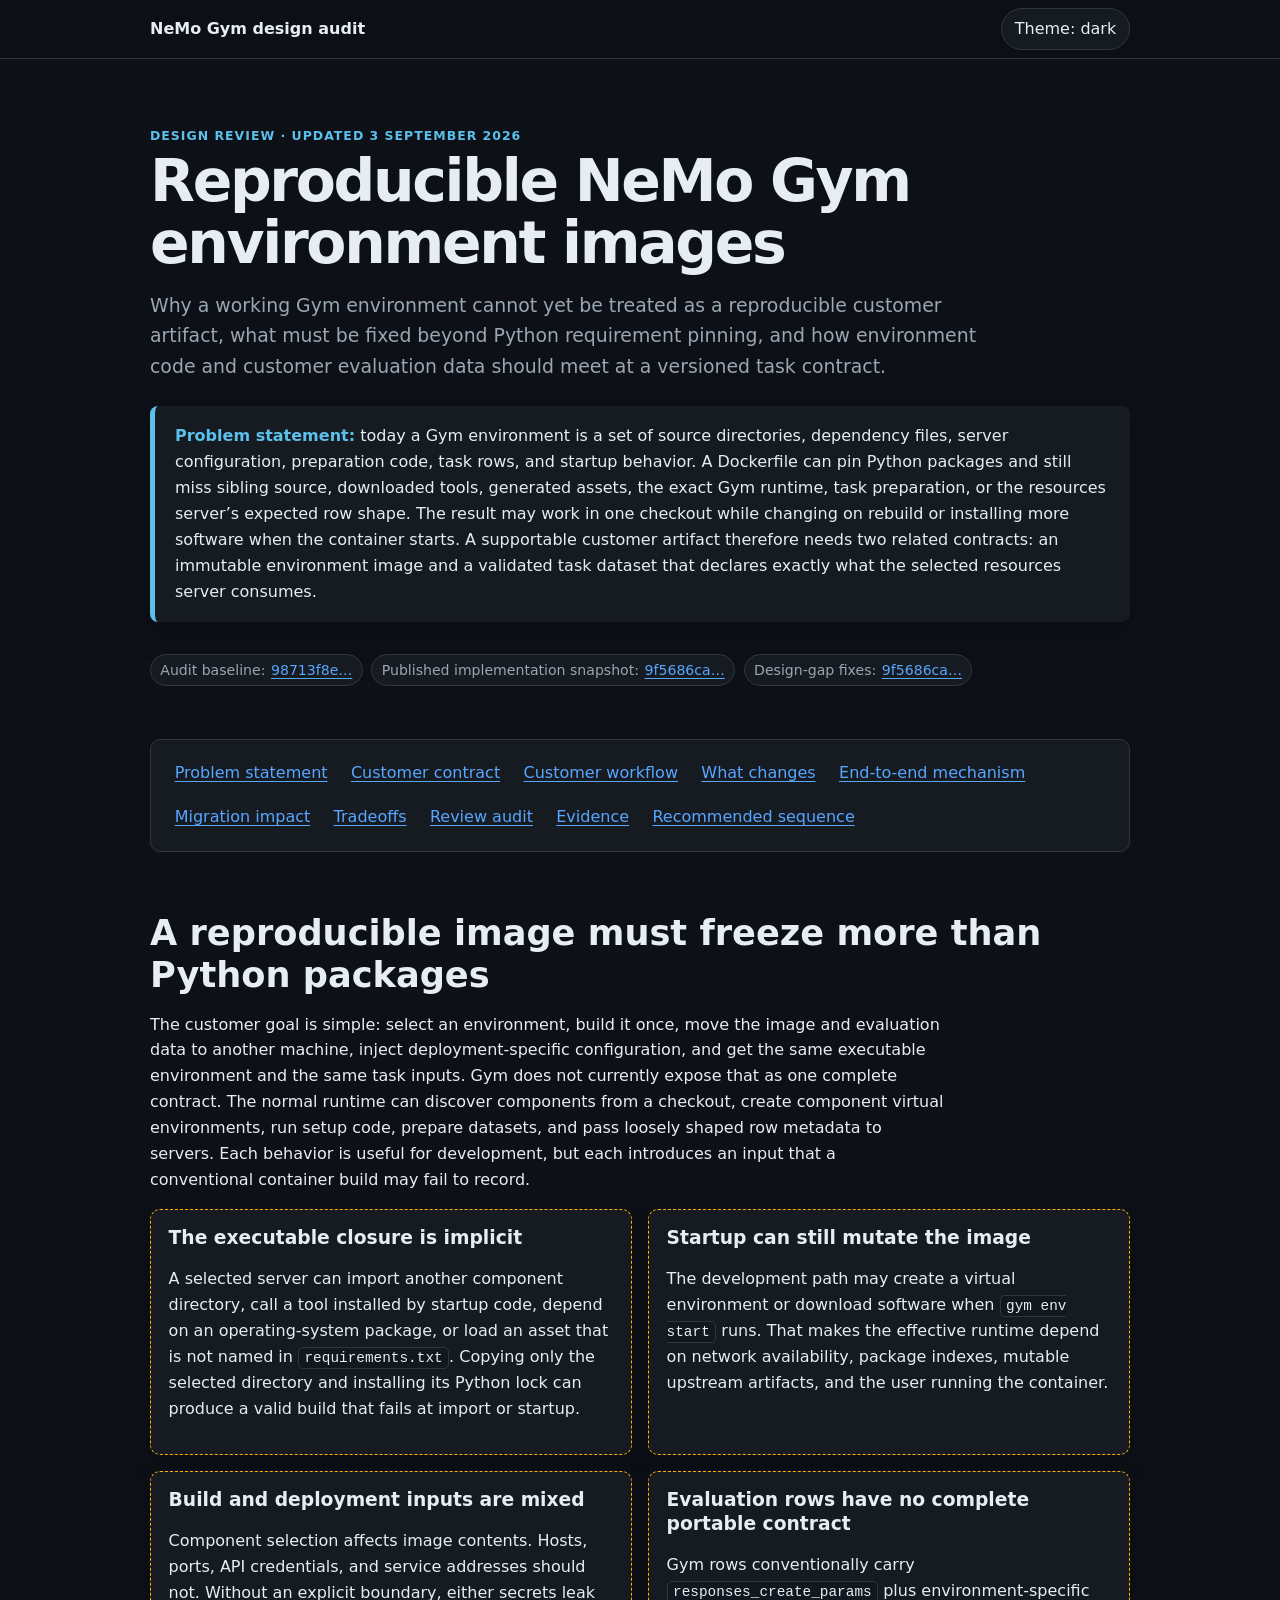
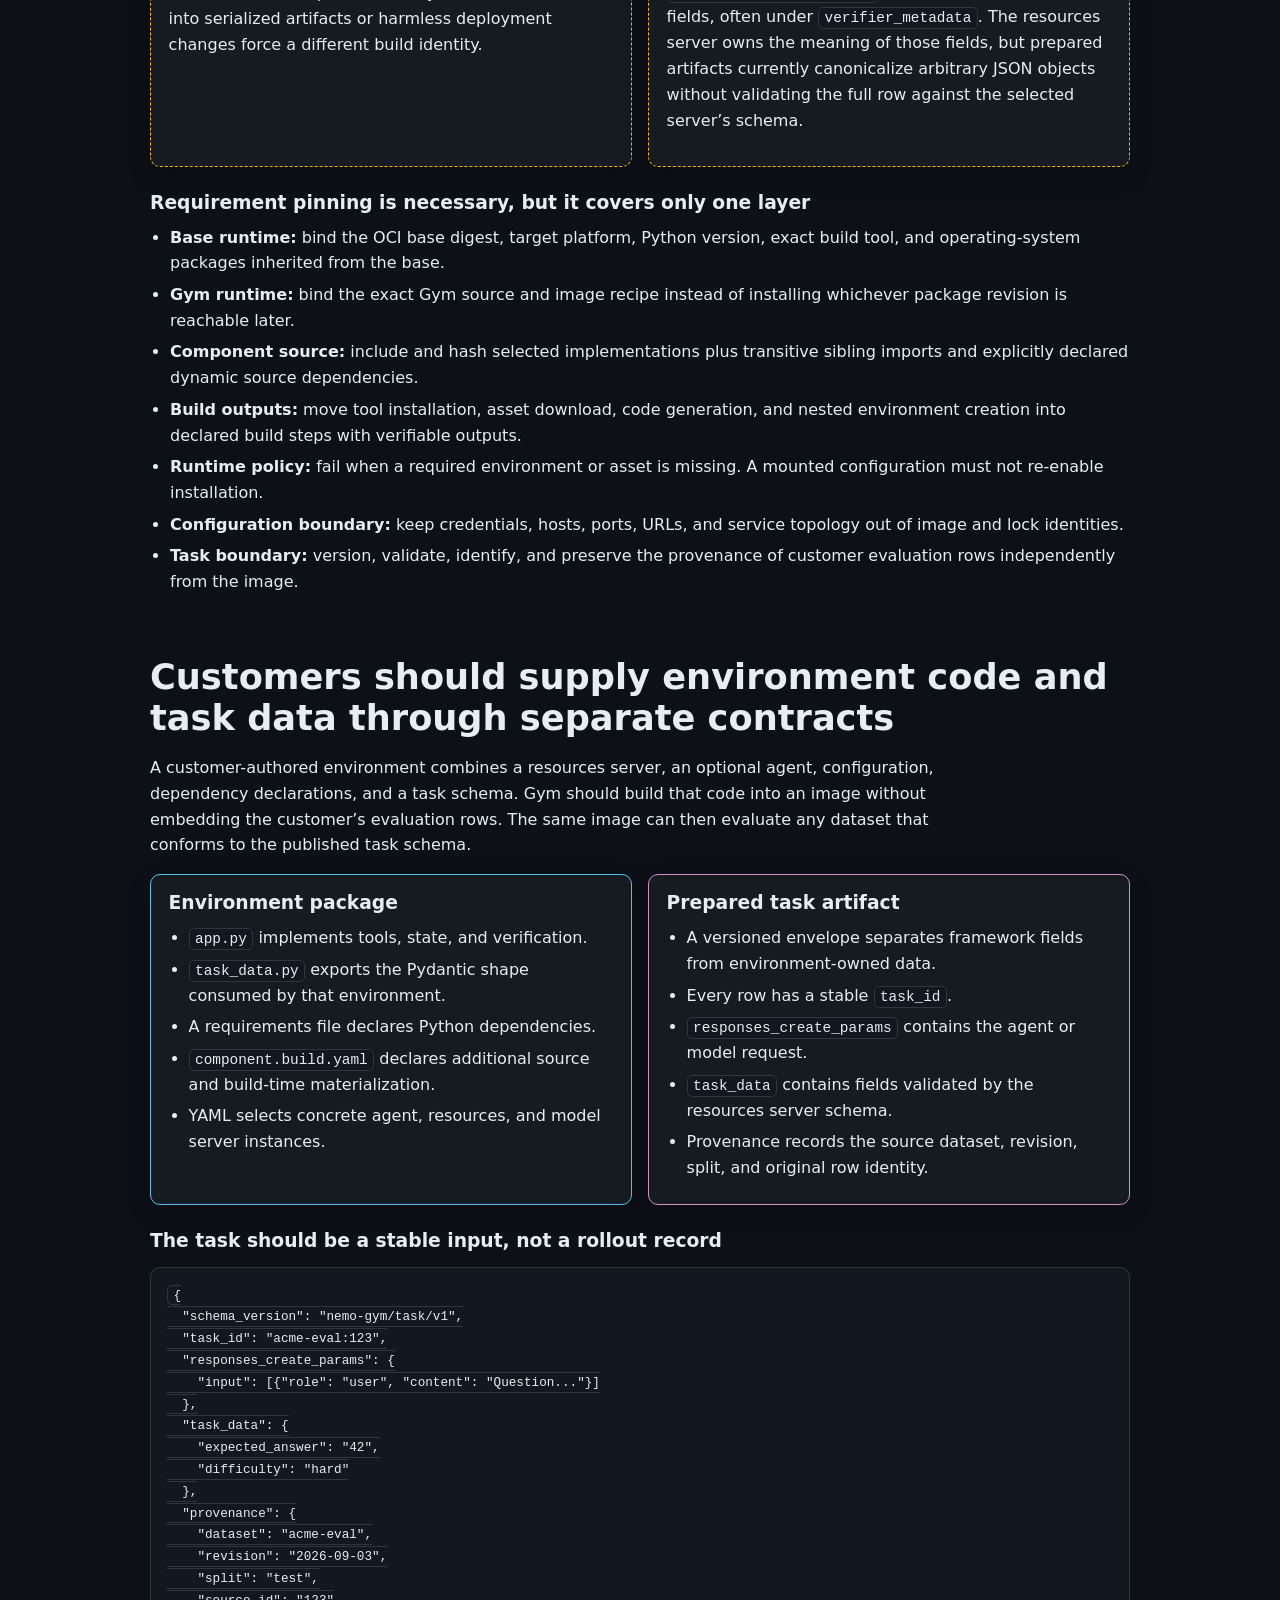
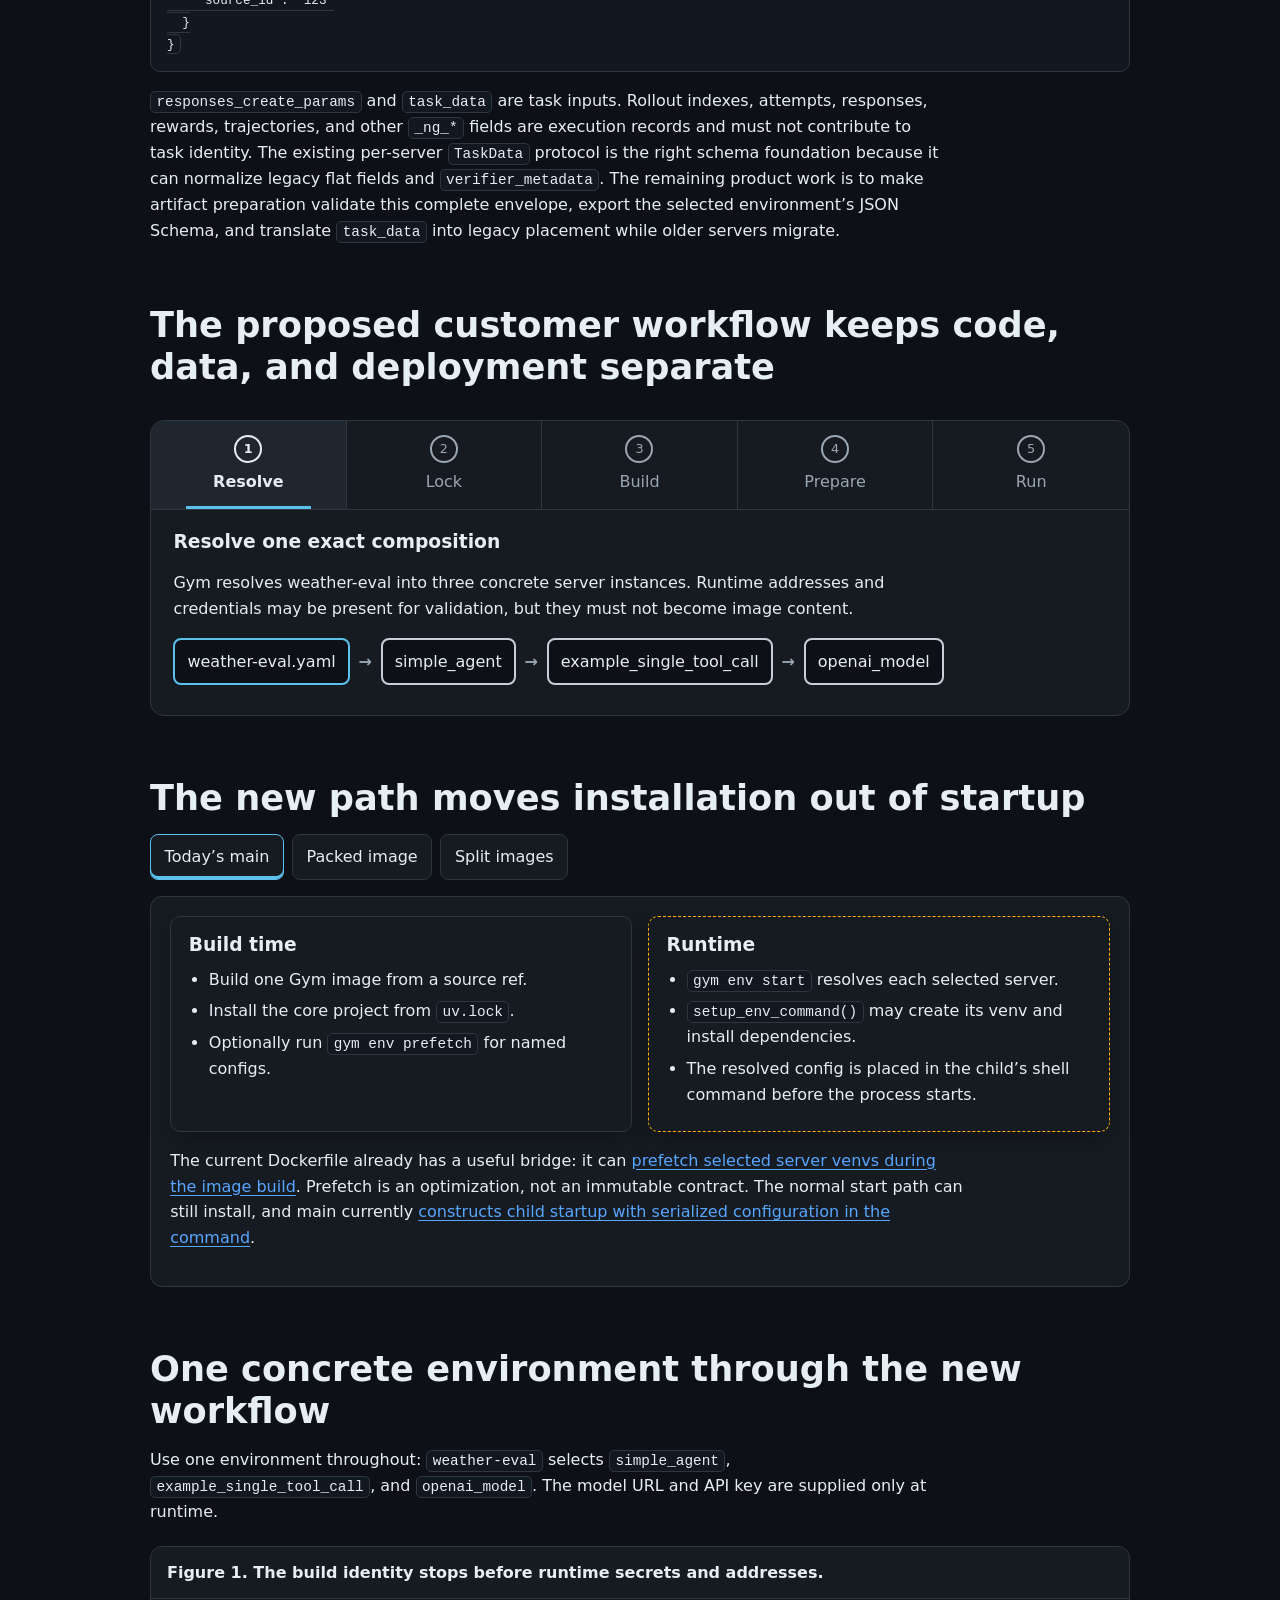
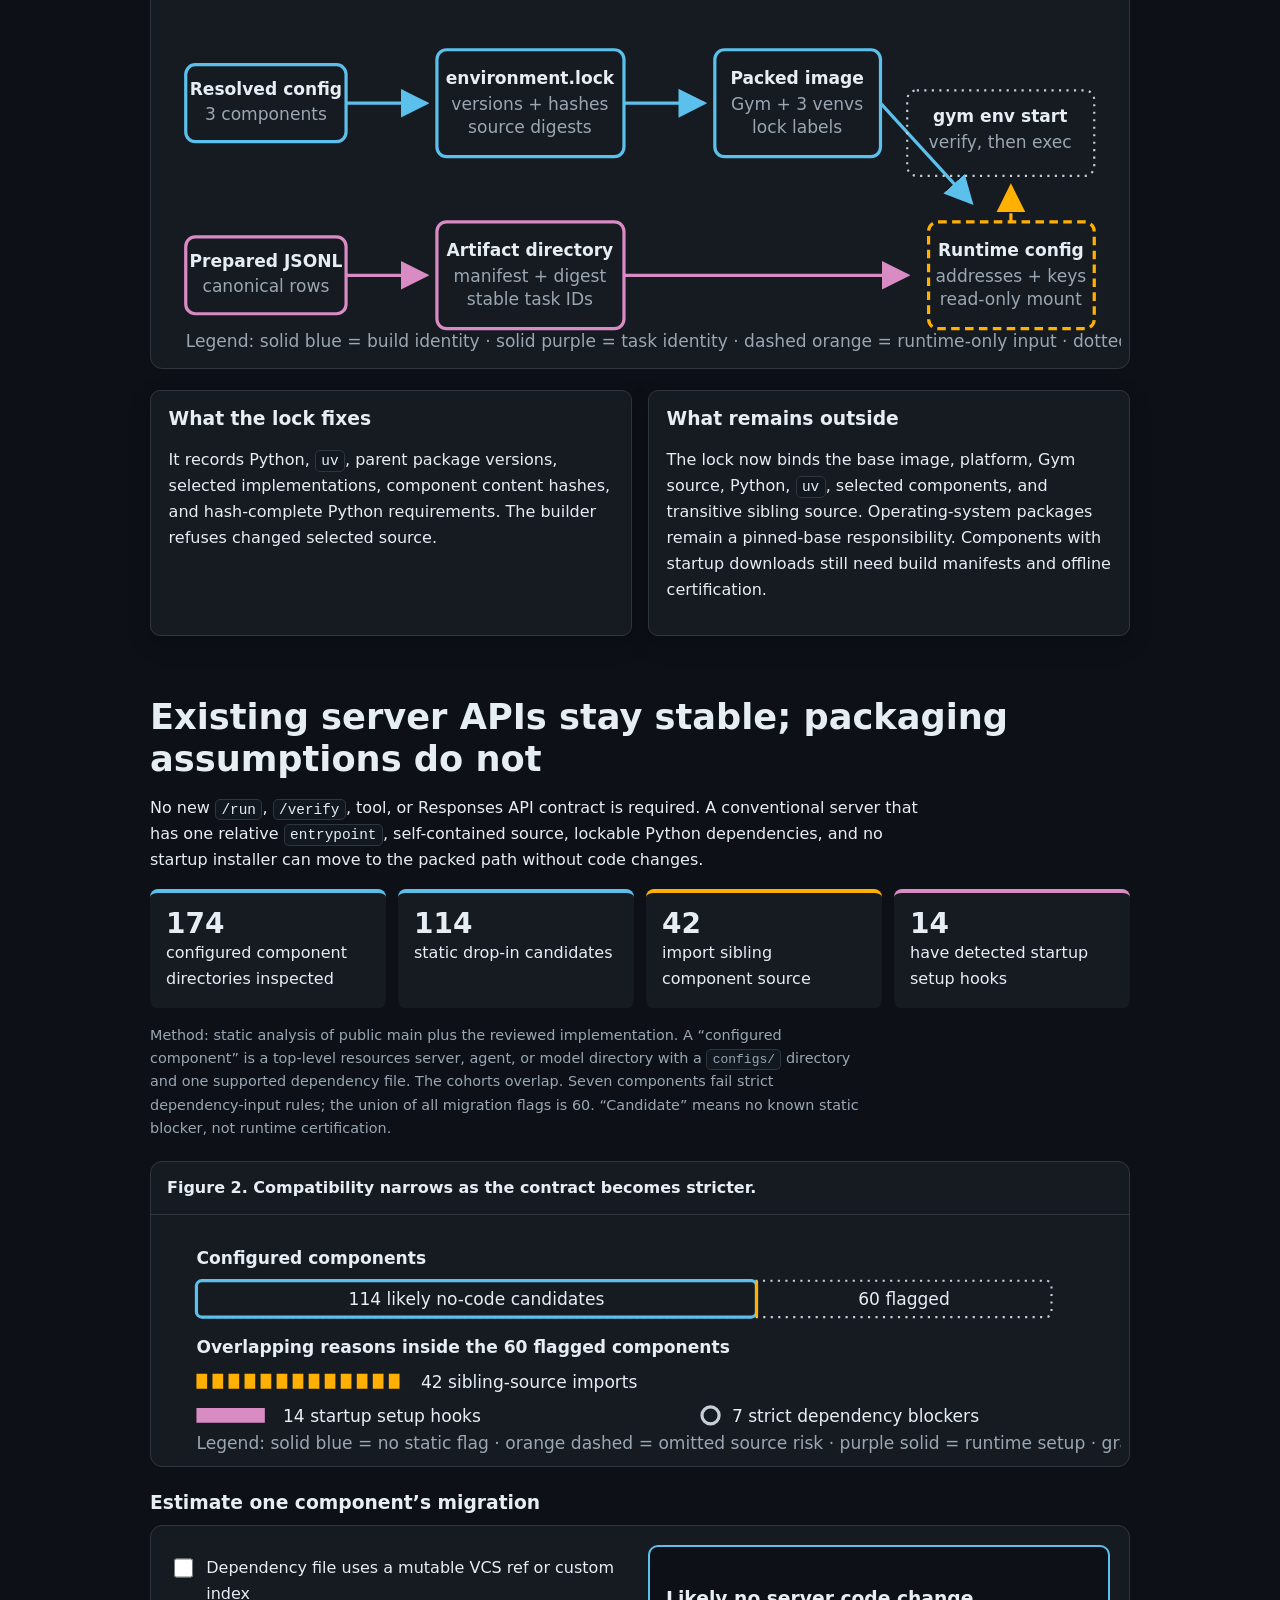
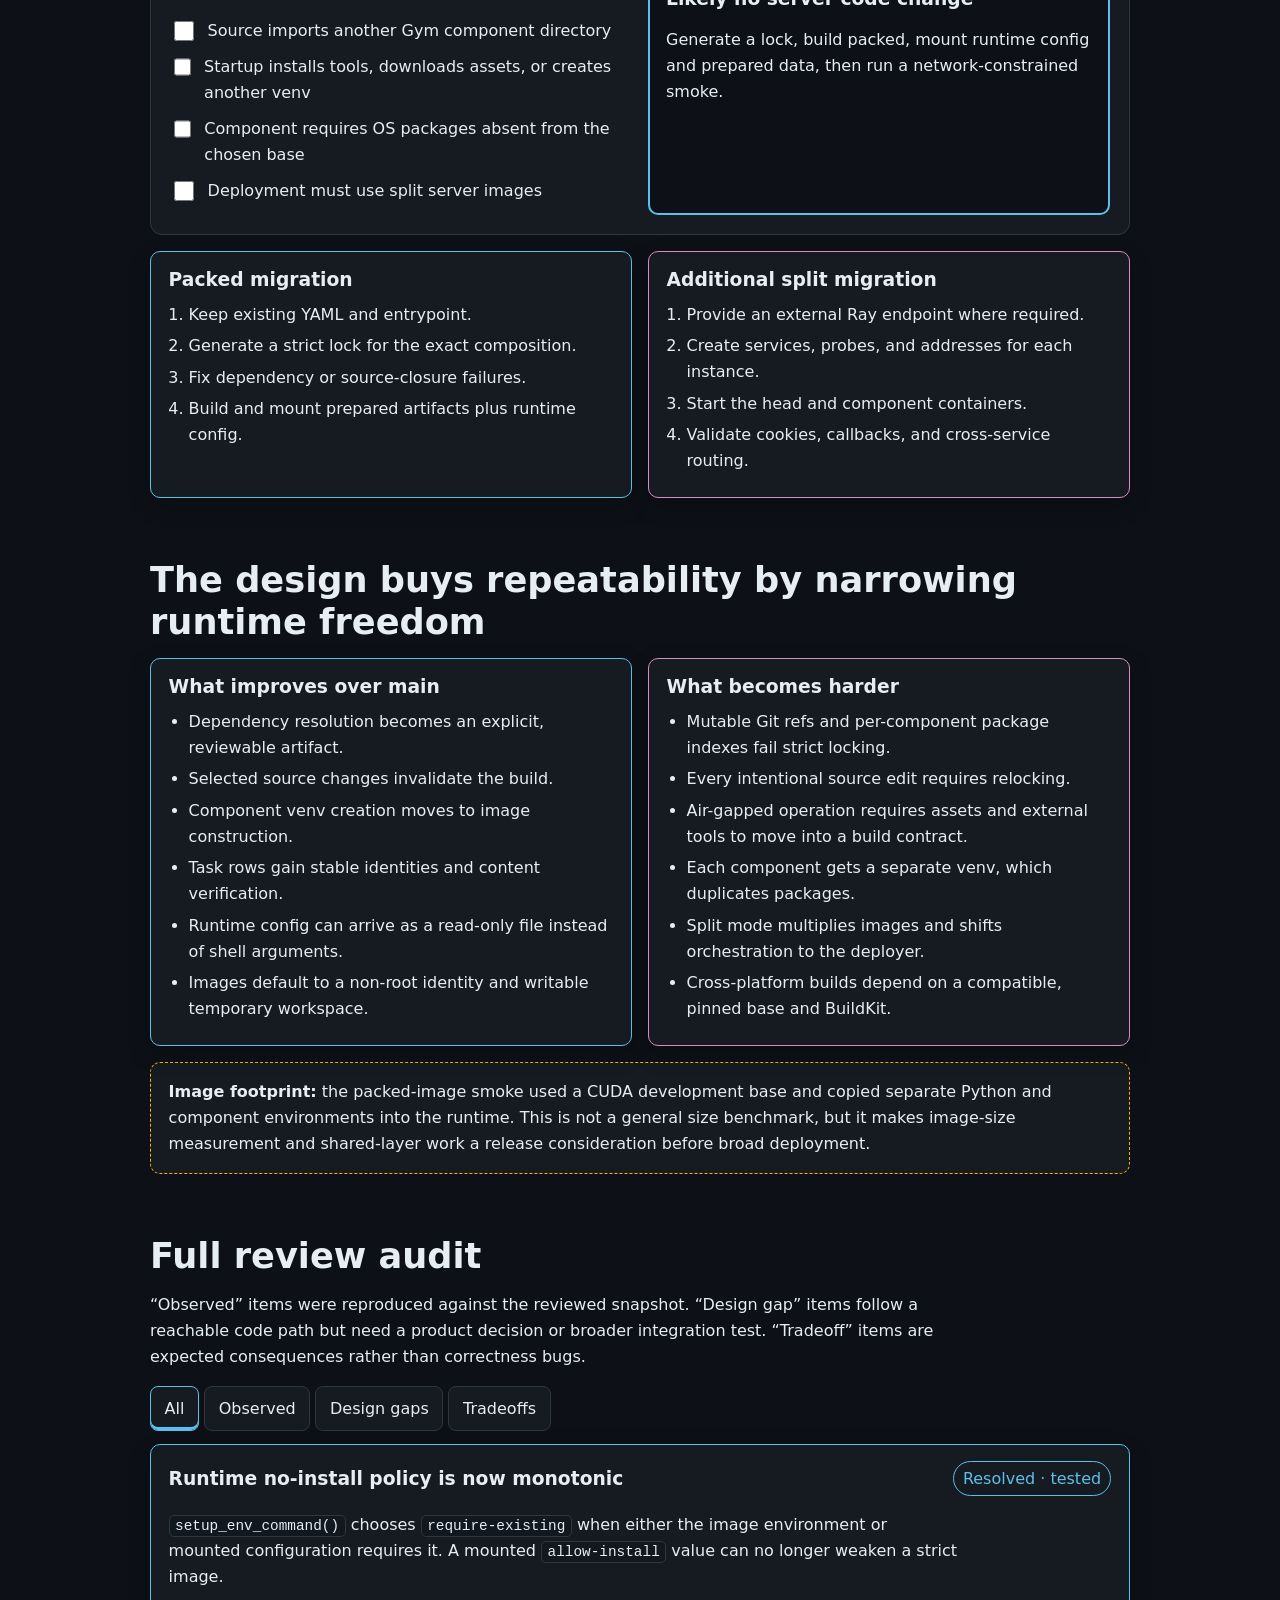
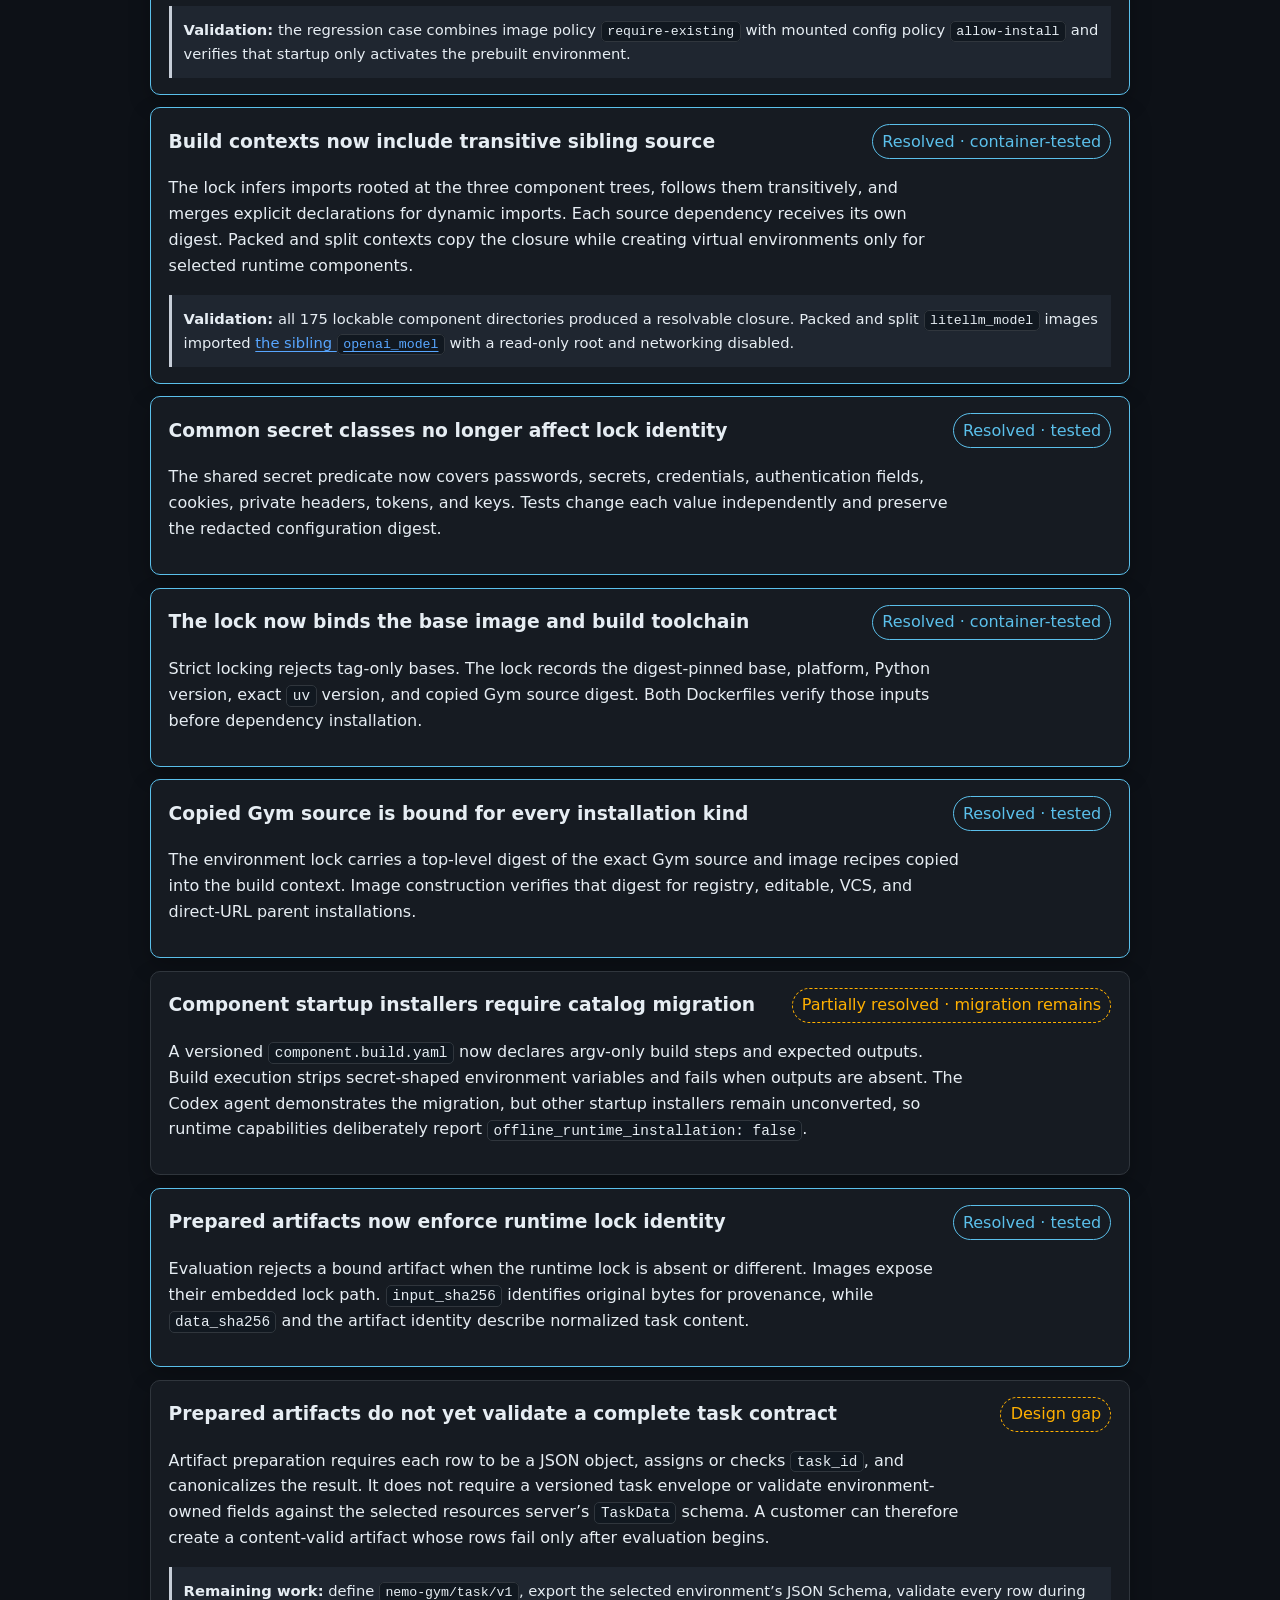
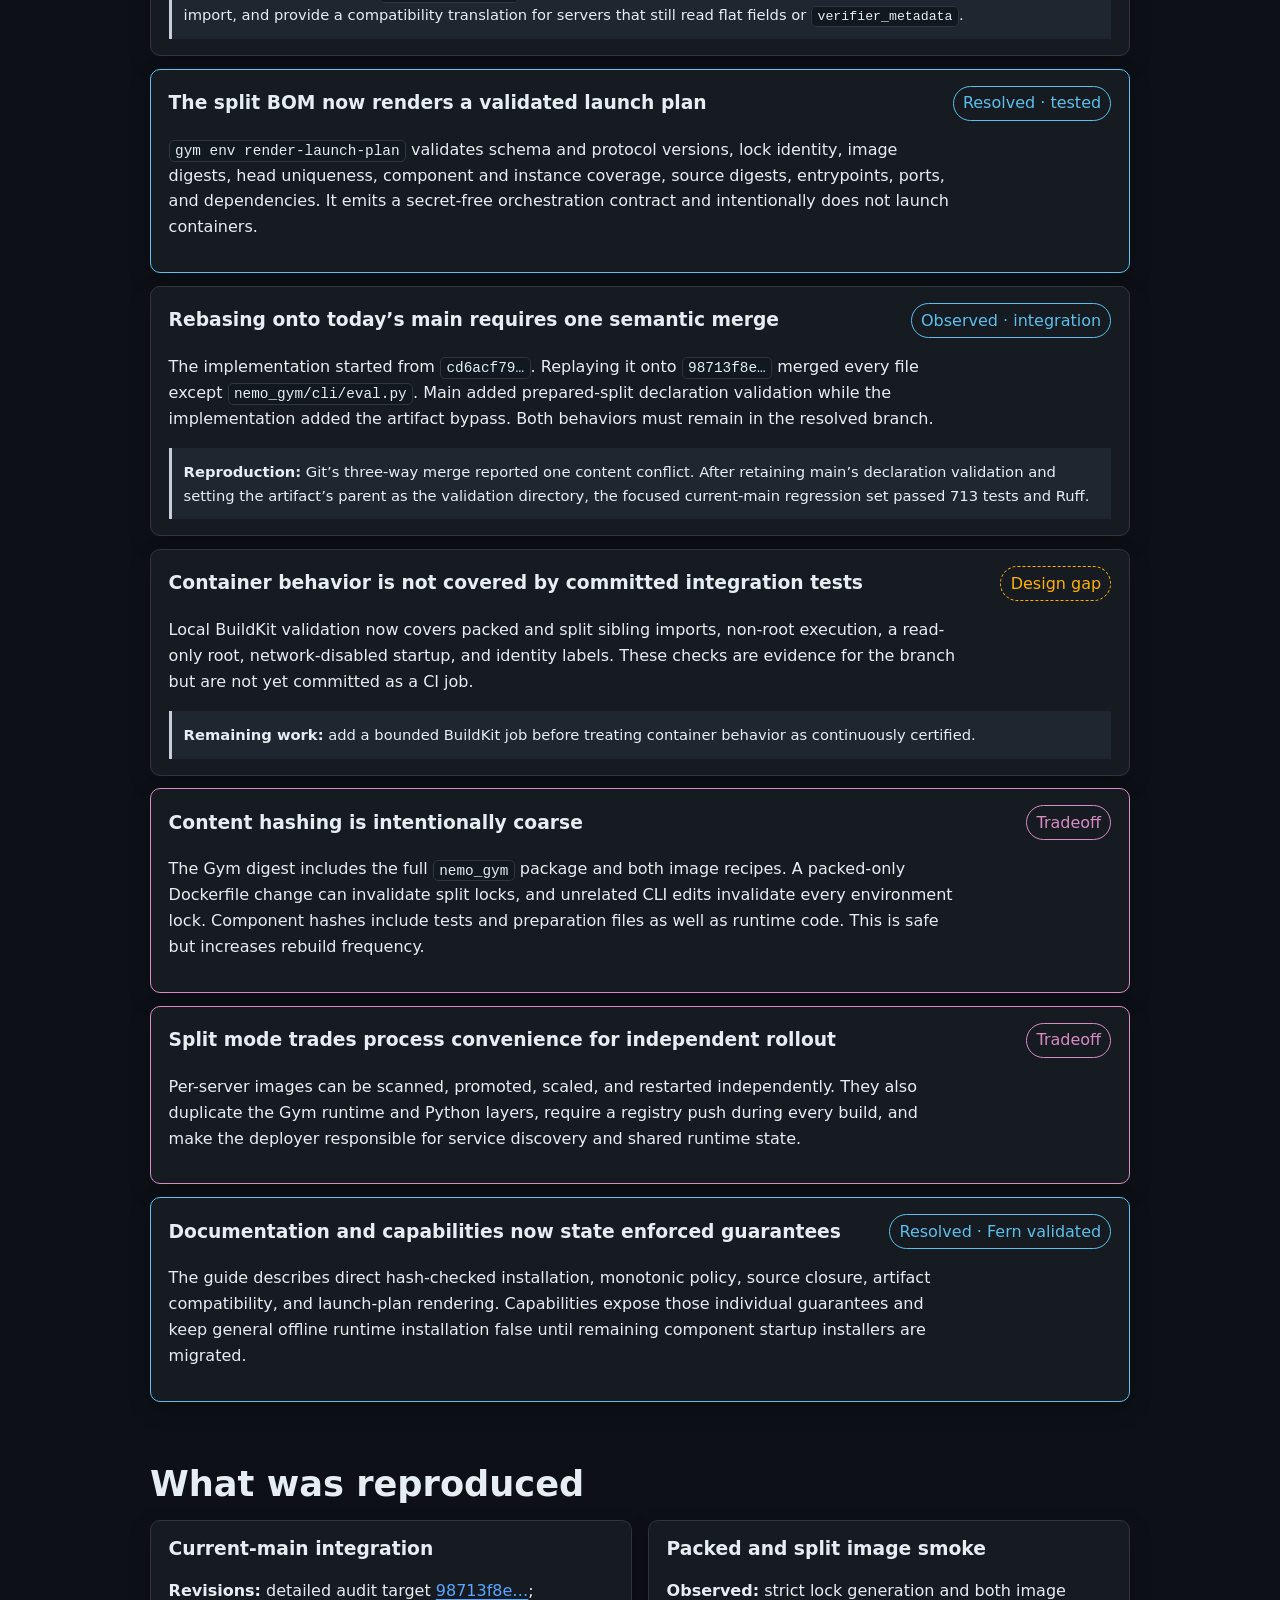
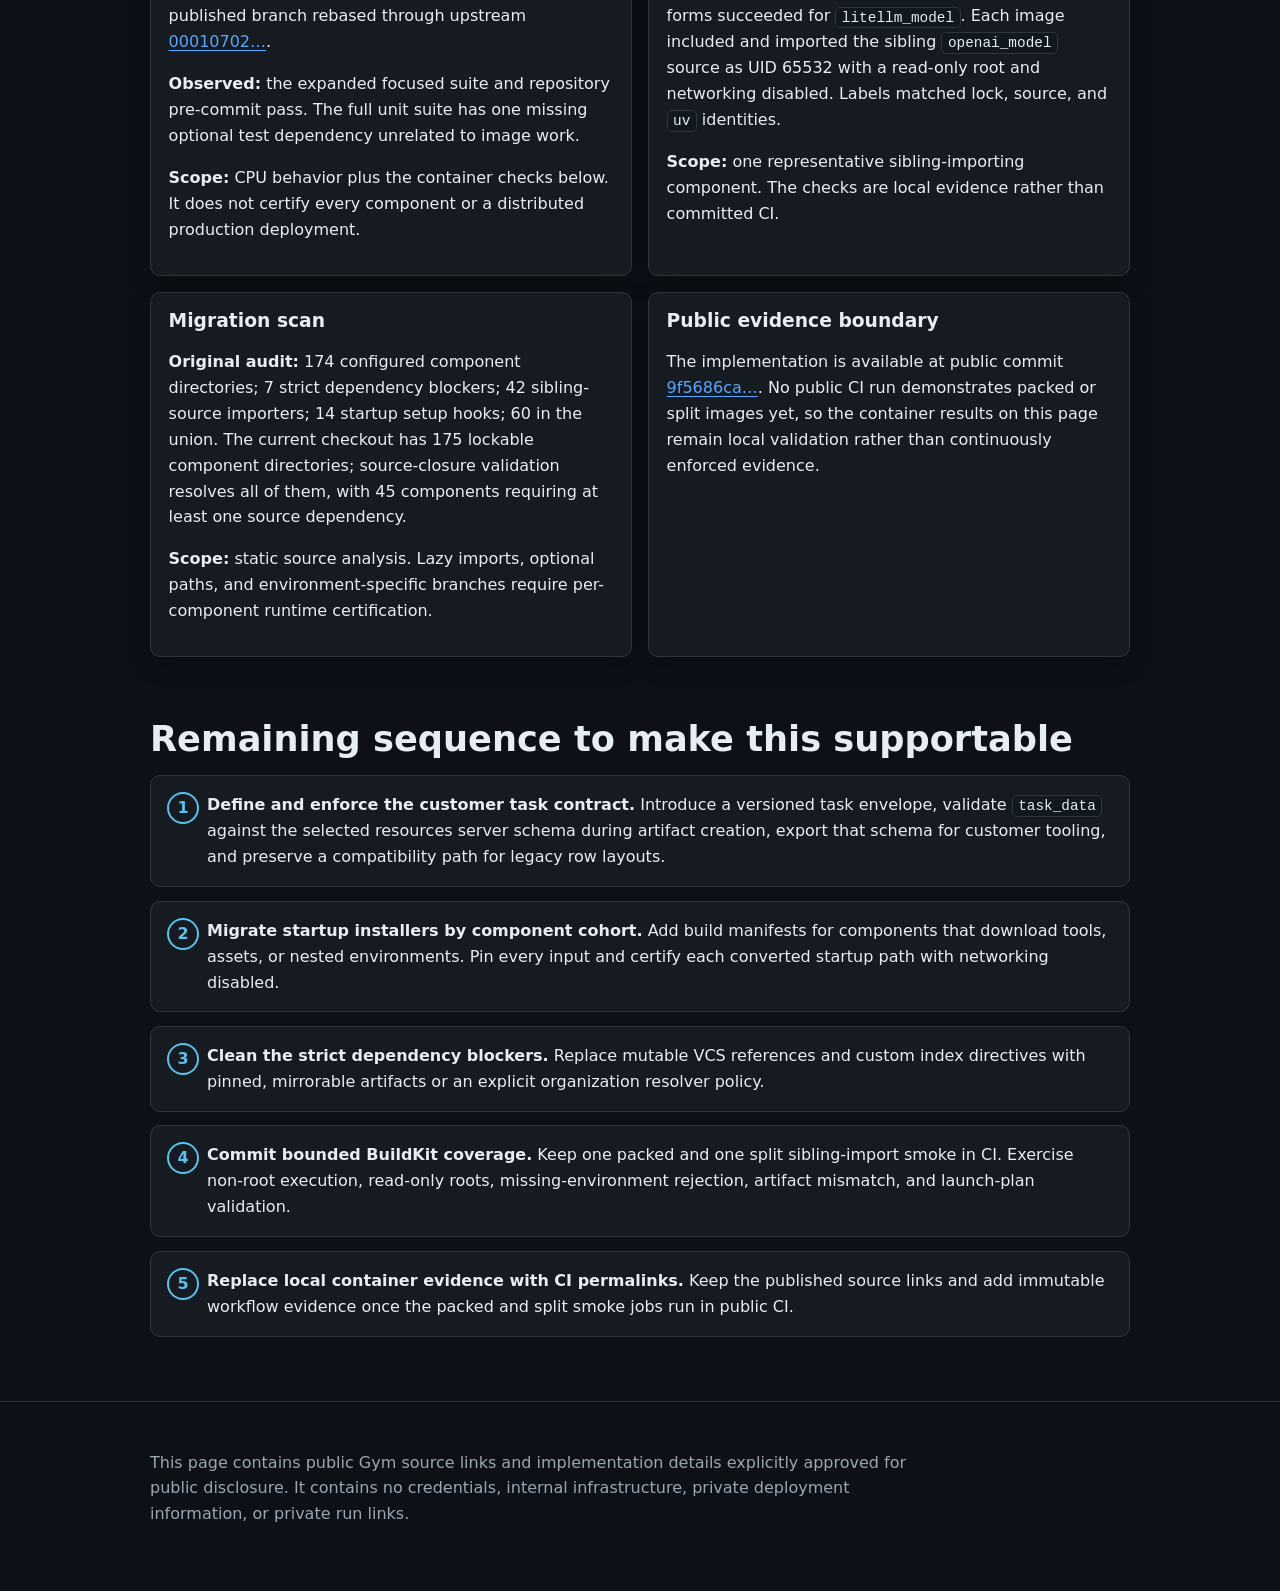
<file: designs/nemo-gym/reproducible-environment-images/index.html>
<!doctype html>
<html lang="en">
<head>
  <meta charset="utf-8">
  <meta name="viewport" content="width=device-width, initial-scale=1">
  <title>Reproducible NeMo Gym environment images: design and migration audit</title>
  <script>
    (() => {
      try {
        if (localStorage.getItem("engineering-notes-theme") === "light") {
          document.documentElement.dataset.theme = "light";
        }
      } catch {}
    })();
  </script>
  <style>
    :root {
      --bg: #0d1117;
      --surface: #161b22;
      --surface-2: #1f2630;
      --border: #30363d;
      --text: #e6edf3;
      --dim: #9aa6b2;
      --accent: #58a6ff;
      --diagram-ok: #5bc0eb;
      --diagram-problem: #ffb000;
      --diagram-alt: #d98bc3;
      --diagram-neutral: #c7ced8;
      --shadow: rgba(0, 0, 0, .24);
      --code: #111820;
    }
    :root[data-theme="light"] {
      --bg: #ffffff;
      --surface: #f6f8fa;
      --surface-2: #eef2f6;
      --border: #d0d7de;
      --text: #1f2328;
      --dim: #59636e;
      --accent: #0969da;
      --diagram-ok: #005a8d;
      --diagram-problem: #9a4d00;
      --diagram-alt: #7a3e6d;
      --diagram-neutral: #4b5563;
      --shadow: rgba(31, 35, 40, .12);
      --code: #eef2f6;
    }
    * { box-sizing: border-box; }
    html { scroll-behavior: smooth; }
    body {
      margin: 0;
      overflow-x: hidden;
      background: var(--bg);
      color: var(--text);
      font: 16px/1.62 ui-sans-serif, system-ui, -apple-system, BlinkMacSystemFont, "Segoe UI", sans-serif;
    }
    a { color: var(--accent); text-decoration: underline; text-underline-offset: 3px; }
    button, input { font: inherit; }
    button { min-height: 42px; }
    code {
      padding: .12rem .34rem;
      border: 1px solid var(--border);
      border-radius: 5px;
      background: var(--code);
      font: .9em/1.4 ui-monospace, SFMono-Regular, Consolas, monospace;
    }
    pre {
      overflow-x: auto;
      padding: 1rem;
      border: 1px solid var(--border);
      border-radius: 10px;
      background: var(--code);
      font: .88rem/1.55 ui-monospace, SFMono-Regular, Consolas, monospace;
    }
    h1 { max-width: 850px; margin: .3rem 0 .7rem; font-size: clamp(2rem, 5vw, 3.65rem); line-height: 1.05; letter-spacing: -.04em; }
    h2 { margin: 3.8rem 0 1rem; font-size: clamp(1.55rem, 3vw, 2.2rem); line-height: 1.18; }
    h3 { margin: 1.5rem 0 .6rem; line-height: 1.3; }
    p { max-width: 78ch; }
    .wrap { width: 100%; max-width: 1012px; margin: 0 auto; padding-inline: 16px; }
    .topbar {
      position: sticky;
      top: 0;
      z-index: 20;
      border-bottom: 1px solid var(--border);
      background: color-mix(in srgb, var(--bg) 90%, transparent);
      backdrop-filter: blur(12px);
    }
    .topbar .wrap { display: flex; align-items: center; justify-content: space-between; min-height: 58px; gap: 1rem; }
    .brand { color: var(--text); font-weight: 700; text-decoration: none; }
    .theme {
      cursor: pointer;
      border: 1px solid var(--border);
      border-radius: 999px;
      padding: .45rem .8rem;
      color: var(--text);
      background: var(--surface);
    }
    .hero { padding: 4.2rem 0 2.1rem; }
    .eyebrow { color: var(--diagram-ok); font-weight: 750; letter-spacing: .08em; text-transform: uppercase; font-size: .78rem; }
    .lede { max-width: 850px; margin: 1rem 0; color: var(--dim); font-size: 1.18rem; }
    .answer {
      margin: 1.5rem 0 2rem;
      padding: 1.1rem 1.25rem;
      border-left: 5px solid var(--diagram-ok);
      border-radius: 8px;
      background: var(--surface);
      box-shadow: 0 10px 32px var(--shadow);
    }
    .answer strong { color: var(--diagram-ok); }
    .provenance { display: flex; flex-wrap: wrap; gap: .55rem; margin: 1.2rem 0; color: var(--dim); font-size: .88rem; }
    .pill, .badge {
      display: inline-flex;
      align-items: center;
      gap: .35rem;
      max-width: 100%;
      border: 1px solid var(--border);
      border-radius: 999px;
      padding: .22rem .58rem;
      background: var(--surface);
      overflow-wrap: anywhere;
    }
    .badge.blocker { border-style: dashed; border-color: var(--diagram-problem); color: var(--diagram-problem); }
    .badge.tradeoff { border-color: var(--diagram-alt); color: var(--diagram-alt); }
    .badge.evidence { border-color: var(--diagram-ok); color: var(--diagram-ok); }
    .workflow {
      margin: 2rem 0;
      border: 1px solid var(--border);
      border-radius: 14px;
      overflow: hidden;
      background: var(--surface);
    }
    .steps {
      display: grid;
      grid-template-columns: repeat(5, 1fr);
      border-bottom: 1px solid var(--border);
    }
    .step {
      position: relative;
      cursor: pointer;
      border: 0;
      border-right: 1px solid var(--border);
      padding: .9rem .45rem;
      color: var(--dim);
      background: transparent;
      text-align: center;
    }
    .step:last-child { border-right: 0; }
    .step::after { content: ""; position: absolute; left: 18%; right: 18%; bottom: 0; height: 3px; background: transparent; }
    .step.active { color: var(--text); font-weight: 700; background: var(--surface-2); }
    .step.active::after { background: var(--diagram-ok); }
    .step-num {
      display: grid;
      place-items: center;
      width: 28px;
      height: 28px;
      margin: 0 auto .35rem;
      border: 2px solid currentColor;
      border-radius: 50%;
      font-size: .8rem;
    }
    .step-detail { min-height: 205px; padding: 1.25rem 1.4rem; }
    .step-detail h3 { margin-top: 0; }
    .flowline { display: flex; flex-wrap: wrap; align-items: center; gap: .55rem; margin-top: 1rem; }
    .node { padding: .55rem .75rem; border: 2px solid var(--diagram-neutral); border-radius: 8px; background: var(--bg); }
    .node.active { border-color: var(--diagram-ok); }
    .arrow { color: var(--dim); font-weight: 800; }
    nav.toc {
      display: flex;
      flex-wrap: wrap;
      gap: .5rem;
      padding: 1rem;
      border: 1px solid var(--border);
      border-radius: 10px;
      background: var(--surface);
    }
    nav.toc a { padding: .3rem .48rem; }
    .switcher { display: flex; flex-wrap: wrap; gap: .5rem; margin: 1rem 0; }
    .switcher button, .filter button {
      cursor: pointer;
      padding: .55rem .85rem;
      border: 1px solid var(--border);
      border-radius: 8px;
      background: var(--surface);
      color: var(--text);
    }
    .switcher button.active, .filter button.active { border-color: var(--diagram-ok); box-shadow: inset 0 -3px 0 var(--diagram-ok); }
    .mode-panel {
      display: none;
      padding: 1.2rem;
      border: 1px solid var(--border);
      border-radius: 12px;
      background: var(--surface);
    }
    .mode-panel.active { display: block; }
    .compare-grid { display: grid; grid-template-columns: 1fr 1fr; gap: 1rem; }
    .card {
      padding: 1rem 1.1rem;
      border: 1px solid var(--border);
      border-radius: 10px;
      background: var(--surface);
      box-shadow: 0 8px 22px var(--shadow);
    }
    .card h3 { margin-top: 0; }
    .card.problem { border-style: dashed; border-color: var(--diagram-problem); }
    .card.alt { border-color: var(--diagram-alt); }
    .card.ok { border-color: var(--diagram-ok); }
    .compact { margin: .45rem 0; padding-left: 1.25rem; }
    .compact li { margin: .35rem 0; }
    .figure {
      margin: 1.3rem 0;
      overflow-x: auto;
      border: 1px solid var(--border);
      border-radius: 12px;
      background: var(--surface);
    }
    .figure figcaption { padding: .8rem 1rem; border-bottom: 1px solid var(--border); font-weight: 700; }
    svg { display: block; min-width: 760px; width: 100%; height: auto; padding: .5rem; }
    svg text { fill: var(--text); font-family: ui-sans-serif, system-ui, sans-serif; }
    .svg-dim { fill: var(--dim); }
    .svg-blue { fill: none; stroke: var(--diagram-ok); stroke-width: 3; }
    .svg-orange { fill: none; stroke: var(--diagram-problem); stroke-width: 3; stroke-dasharray: 8 5; }
    .svg-purple { fill: none; stroke: var(--diagram-alt); stroke-width: 3; }
    .svg-gray { fill: none; stroke: var(--diagram-neutral); stroke-width: 2; stroke-dasharray: 2 5; }
    .metric-row { display: grid; grid-template-columns: repeat(4, 1fr); gap: .75rem; margin: 1rem 0; }
    .metric { padding: 1rem; border-top: 4px solid var(--diagram-neutral); background: var(--surface); border-radius: 8px; }
    .metric strong { display: block; font-size: 1.75rem; line-height: 1.1; }
    .metric.blue { border-color: var(--diagram-ok); }
    .metric.orange { border-color: var(--diagram-problem); }
    .metric.purple { border-color: var(--diagram-alt); }
    .method { color: var(--dim); font-size: .9rem; }
    .estimator { display: grid; grid-template-columns: 1fr 1fr; gap: 1rem; padding: 1.2rem; border: 1px solid var(--border); border-radius: 12px; background: var(--surface); }
    .checks label { display: flex; gap: .65rem; align-items: flex-start; margin: .65rem 0; cursor: pointer; }
    .checks input { width: 20px; height: 20px; accent-color: var(--diagram-ok); }
    .estimate-result { padding: 1rem; border: 2px solid var(--diagram-ok); border-radius: 10px; background: var(--bg); }
    .estimate-result.warn { border-style: dashed; border-color: var(--diagram-problem); }
    .estimate-result.medium { border-color: var(--diagram-alt); }
    .finding { margin: .8rem 0; }
    .finding[data-hidden="true"] { display: none; }
    .finding-head { display: flex; flex-wrap: wrap; justify-content: space-between; gap: .6rem; align-items: center; }
    .finding h3 { margin: 0; }
    .evidence-box { margin-top: .75rem; padding: .75rem; border-left: 3px solid var(--diagram-neutral); background: var(--surface-2); font-size: .92rem; }
    .callout { padding: 1rem 1.1rem; border: 1px dashed var(--diagram-problem); border-radius: 10px; background: var(--surface); }
    .recommendations { counter-reset: rec; }
    .recommendation { position: relative; margin: .85rem 0; padding: 1rem 1rem 1rem 3.5rem; border: 1px solid var(--border); border-radius: 10px; background: var(--surface); }
    .recommendation::before {
      counter-increment: rec;
      content: counter(rec);
      position: absolute;
      left: 1rem;
      top: 1rem;
      display: grid;
      place-items: center;
      width: 28px;
      height: 28px;
      border: 2px solid var(--diagram-ok);
      border-radius: 50%;
      color: var(--diagram-ok);
      font-weight: 800;
    }
    footer { margin-top: 4rem; padding: 2rem 0 3rem; border-top: 1px solid var(--border); color: var(--dim); }
    @media (max-width: 760px) {
      .steps { grid-template-columns: 1fr; }
      .step { border-right: 0; border-bottom: 1px solid var(--border); text-align: left; padding-left: 3.3rem; }
      .step-num { position: absolute; left: .8rem; top: .62rem; }
      .compare-grid, .estimator { grid-template-columns: 1fr; }
      .metric-row { grid-template-columns: 1fr 1fr; }
      .hero { padding-top: 2.8rem; }
    }
    @media (max-width: 440px) {
      .metric-row { grid-template-columns: 1fr; }
      .wrap { padding-inline: 11px; }
      .topbar .wrap { gap: .4rem; }
      .brand { font-size: .9rem; }
      .theme { flex: 0 0 auto; padding-inline: .65rem; }
    }
  </style>
</head>
<body>
  <div class="topbar">
    <div class="wrap">
      <a class="brand" href="#top">NeMo Gym design audit</a>
      <button class="theme" id="theme-toggle" type="button" aria-label="Switch color theme">Theme: dark</button>
    </div>
  </div>

  <main class="wrap" id="top">
    <section class="hero">
      <div class="eyebrow">Design review · updated 3 September 2026</div>
      <h1>Reproducible NeMo Gym environment images</h1>
      <p class="lede">Why a working Gym environment cannot yet be treated as a reproducible customer artifact, what must be fixed beyond Python requirement pinning, and how environment code and customer evaluation data should meet at a versioned task contract.</p>
      <div class="answer">
        <strong>Problem statement:</strong> today a Gym environment is a set of source directories, dependency files, server configuration, preparation code, task rows, and startup behavior. A Dockerfile can pin Python packages and still miss sibling source, downloaded tools, generated assets, the exact Gym runtime, task preparation, or the resources server’s expected row shape. The result may work in one checkout while changing on rebuild or installing more software when the container starts. A supportable customer artifact therefore needs two related contracts: an immutable environment image and a validated task dataset that declares exactly what the selected resources server consumes.
      </div>
      <div class="provenance">
        <span class="pill">Audit baseline: <a href="https://github.com/NVIDIA-NeMo/Gym/tree/98713f8e9cbdbcc1db568fc6ab0dfc938d30afe5">98713f8e…</a></span>
        <span class="pill">Published implementation snapshot: <a href="https://github.com/ananthsub/Gym/tree/9f5686cad1d4cef43fddb08dc7d7360d2b760107">9f5686ca…</a></span>
        <span class="pill">Design-gap fixes: <a href="https://github.com/ananthsub/Gym/commit/9f5686cad1d4cef43fddb08dc7d7360d2b760107">9f5686ca…</a></span>
      </div>
    </section>

    <nav class="toc" aria-label="Page sections">
      <a href="#problem">Problem statement</a>
      <a href="#customer-contract">Customer contract</a>
      <a href="#workflow">Customer workflow</a>
      <a href="#change">What changes</a>
      <a href="#mechanism">End-to-end mechanism</a>
      <a href="#migration">Migration impact</a>
      <a href="#tradeoffs">Tradeoffs</a>
      <a href="#audit">Review audit</a>
      <a href="#evidence">Evidence</a>
      <a href="#recommendations">Recommended sequence</a>
    </nav>

    <section id="problem">
      <h2>A reproducible image must freeze more than Python packages</h2>
      <p>The customer goal is simple: select an environment, build it once, move the image and evaluation data to another machine, inject deployment-specific configuration, and get the same executable environment and the same task inputs. Gym does not currently expose that as one complete contract. The normal runtime can discover components from a checkout, create component virtual environments, run setup code, prepare datasets, and pass loosely shaped row metadata to servers. Each behavior is useful for development, but each introduces an input that a conventional container build may fail to record.</p>
      <div class="compare-grid">
        <div class="card problem">
          <h3>The executable closure is implicit</h3>
          <p>A selected server can import another component directory, call a tool installed by startup code, depend on an operating-system package, or load an asset that is not named in <code>requirements.txt</code>. Copying only the selected directory and installing its Python lock can produce a valid build that fails at import or startup.</p>
        </div>
        <div class="card problem">
          <h3>Startup can still mutate the image</h3>
          <p>The development path may create a virtual environment or download software when <code>gym env start</code> runs. That makes the effective runtime depend on network availability, package indexes, mutable upstream artifacts, and the user running the container.</p>
        </div>
        <div class="card problem">
          <h3>Build and deployment inputs are mixed</h3>
          <p>Component selection affects image contents. Hosts, ports, API credentials, and service addresses should not. Without an explicit boundary, either secrets leak into serialized artifacts or harmless deployment changes force a different build identity.</p>
        </div>
        <div class="card problem">
          <h3>Evaluation rows have no complete portable contract</h3>
          <p>Gym rows conventionally carry <code>responses_create_params</code> plus environment-specific fields, often under <code>verifier_metadata</code>. The resources server owns the meaning of those fields, but prepared artifacts currently canonicalize arbitrary JSON objects without validating the full row against the selected server’s schema.</p>
        </div>
      </div>

      <h3>Requirement pinning is necessary, but it covers only one layer</h3>
      <ul class="compact">
        <li><strong>Base runtime:</strong> bind the OCI base digest, target platform, Python version, exact build tool, and operating-system packages inherited from the base.</li>
        <li><strong>Gym runtime:</strong> bind the exact Gym source and image recipe instead of installing whichever package revision is reachable later.</li>
        <li><strong>Component source:</strong> include and hash selected implementations plus transitive sibling imports and explicitly declared dynamic source dependencies.</li>
        <li><strong>Build outputs:</strong> move tool installation, asset download, code generation, and nested environment creation into declared build steps with verifiable outputs.</li>
        <li><strong>Runtime policy:</strong> fail when a required environment or asset is missing. A mounted configuration must not re-enable installation.</li>
        <li><strong>Configuration boundary:</strong> keep credentials, hosts, ports, URLs, and service topology out of image and lock identities.</li>
        <li><strong>Task boundary:</strong> version, validate, identify, and preserve the provenance of customer evaluation rows independently from the image.</li>
      </ul>
    </section>

    <section id="customer-contract">
      <h2>Customers should supply environment code and task data through separate contracts</h2>
      <p>A customer-authored environment combines a resources server, an optional agent, configuration, dependency declarations, and a task schema. Gym should build that code into an image without embedding the customer’s evaluation rows. The same image can then evaluate any dataset that conforms to the published task schema.</p>
      <div class="compare-grid">
        <div class="card ok">
          <h3>Environment package</h3>
          <ul class="compact">
            <li><code>app.py</code> implements tools, state, and verification.</li>
            <li><code>task_data.py</code> exports the Pydantic shape consumed by that environment.</li>
            <li>A requirements file declares Python dependencies.</li>
            <li><code>component.build.yaml</code> declares additional source and build-time materialization.</li>
            <li>YAML selects concrete agent, resources, and model server instances.</li>
          </ul>
        </div>
        <div class="card alt">
          <h3>Prepared task artifact</h3>
          <ul class="compact">
            <li>A versioned envelope separates framework fields from environment-owned data.</li>
            <li>Every row has a stable <code>task_id</code>.</li>
            <li><code>responses_create_params</code> contains the agent or model request.</li>
            <li><code>task_data</code> contains fields validated by the resources server schema.</li>
            <li>Provenance records the source dataset, revision, split, and original row identity.</li>
          </ul>
        </div>
      </div>

      <h3>The task should be a stable input, not a rollout record</h3>
      <pre aria-label="Proposed versioned task envelope"><code>{
  "schema_version": "nemo-gym/task/v1",
  "task_id": "acme-eval:123",
  "responses_create_params": {
    "input": [{"role": "user", "content": "Question..."}]
  },
  "task_data": {
    "expected_answer": "42",
    "difficulty": "hard"
  },
  "provenance": {
    "dataset": "acme-eval",
    "revision": "2026-09-03",
    "split": "test",
    "source_id": "123"
  }
}</code></pre>
      <p><code>responses_create_params</code> and <code>task_data</code> are task inputs. Rollout indexes, attempts, responses, rewards, trajectories, and other <code>_ng_*</code> fields are execution records and must not contribute to task identity. The existing per-server <code>TaskData</code> protocol is the right schema foundation because it can normalize legacy flat fields and <code>verifier_metadata</code>. The remaining product work is to make artifact preparation validate this complete envelope, export the selected environment’s JSON Schema, and translate <code>task_data</code> into legacy placement while older servers migrate.</p>
    </section>

    <section id="workflow">
      <h2>The proposed customer workflow keeps code, data, and deployment separate</h2>
      <div class="workflow" aria-label="Interactive build and runtime workflow">
        <div class="steps" role="tablist">
          <button class="step active" type="button" data-step="0" role="tab"><span class="step-num">1</span>Resolve</button>
          <button class="step" type="button" data-step="1" role="tab"><span class="step-num">2</span>Lock</button>
          <button class="step" type="button" data-step="2" role="tab"><span class="step-num">3</span>Build</button>
          <button class="step" type="button" data-step="3" role="tab"><span class="step-num">4</span>Prepare</button>
          <button class="step" type="button" data-step="4" role="tab"><span class="step-num">5</span>Run</button>
        </div>
        <div class="step-detail" id="step-detail" role="tabpanel"></div>
      </div>
    </section>

    <section id="change">
      <h2>The new path moves installation out of startup</h2>
      <div class="switcher" role="tablist" aria-label="Deployment mode">
        <button class="active" type="button" data-mode="main">Today’s main</button>
        <button type="button" data-mode="packed">Packed image</button>
        <button type="button" data-mode="split">Split images</button>
      </div>
      <div class="mode-panel active" data-panel="main">
        <div class="compare-grid">
          <div class="card">
            <h3>Build time</h3>
            <ul class="compact">
              <li>Build one Gym image from a source ref.</li>
              <li>Install the core project from <code>uv.lock</code>.</li>
              <li>Optionally run <code>gym env prefetch</code> for named configs.</li>
            </ul>
          </div>
          <div class="card problem">
            <h3>Runtime</h3>
            <ul class="compact">
              <li><code>gym env start</code> resolves each selected server.</li>
              <li><code>setup_env_command()</code> may create its venv and install dependencies.</li>
              <li>The resolved config is placed in the child’s shell command before the process starts.</li>
            </ul>
          </div>
        </div>
        <p>The current Dockerfile already has a useful bridge: it can <a href="https://github.com/NVIDIA-NeMo/Gym/blob/98713f8e9cbdbcc1db568fc6ab0dfc938d30afe5/docker/Dockerfile#L184-L199">prefetch selected server venvs during the image build</a>. Prefetch is an optimization, not an immutable contract. The normal start path can still install, and main currently <a href="https://github.com/NVIDIA-NeMo/Gym/blob/98713f8e9cbdbcc1db568fc6ab0dfc938d30afe5/nemo_gym/cli/env.py#L432-L437">constructs child startup with serialized configuration in the command</a>.</p>
      </div>
      <div class="mode-panel" data-panel="packed">
        <div class="compare-grid">
          <div class="card ok">
            <h3>Build time</h3>
            <ul class="compact">
              <li>Resolve one concrete environment.</li>
              <li>Compile each component to hash-complete requirements.</li>
              <li>Verify Gym and component source digests.</li>
              <li>Create every selected component venv in one image.</li>
            </ul>
          </div>
          <div class="card">
            <h3>Runtime</h3>
            <ul class="compact">
              <li>Mount resolved config and task artifacts.</li>
              <li>Start the same agent, resources, and model entrypoints.</li>
              <li>Reuse prebuilt venvs as numeric user <code>65532</code>.</li>
              <li>Write temporary state under <code>/tmp</code>.</li>
            </ul>
          </div>
        </div>
        <p>This is the smallest operational migration. It preserves Gym’s in-container process topology and keeps <code>gym env start</code> as the orchestrator.</p>
      </div>
      <div class="mode-panel" data-panel="split">
        <div class="compare-grid">
          <div class="card alt">
            <h3>Build output</h3>
            <ul class="compact">
              <li>One head-server image.</li>
              <li>One image for each selected implementation.</li>
              <li>A composition BOM with digest-pinned image references and instance names.</li>
            </ul>
          </div>
          <div class="card">
            <h3>Operator responsibility</h3>
            <ul class="compact">
              <li>Project the same runtime config into every container.</li>
              <li>Assign addresses, ports, probes, and service identities.</li>
              <li>Provide Ray and start services in dependency order.</li>
              <li>Compare image labels and BOM identities before launch.</li>
            </ul>
          </div>
        </div>
        <p>Server code can keep its existing entrypoint, but deployment ownership moves out of <code>RunHelper</code>. The current implementation produces the BOM; it does not yet provide a controller that consumes it.</p>
      </div>
    </section>

    <section id="mechanism">
      <h2>One concrete environment through the new workflow</h2>
      <p>Use one environment throughout: <code>weather-eval</code> selects <code>simple_agent</code>, <code>example_single_tool_call</code>, and <code>openai_model</code>. The model URL and API key are supplied only at runtime.</p>
      <figure class="figure">
        <figcaption>Figure 1. The build identity stops before runtime secrets and addresses.</figcaption>
        <svg viewBox="0 0 900 330" role="img" aria-labelledby="flow-title flow-desc">
          <title id="flow-title">Build and runtime data flow</title>
          <desc id="flow-desc">Resolved component configuration flows through a dependency lock and image build. Prepared rows flow through an artifact manifest. Runtime configuration and secrets join only when the image starts.</desc>
          <defs>
            <marker id="arrow-blue" markerWidth="9" markerHeight="9" refX="8" refY="4.5" orient="auto"><path d="M0,0 L9,4.5 L0,9 Z" fill="var(--diagram-ok)"/></marker>
            <marker id="arrow-purple" markerWidth="9" markerHeight="9" refX="8" refY="4.5" orient="auto"><path d="M0,0 L9,4.5 L0,9 Z" fill="var(--diagram-alt)"/></marker>
            <marker id="arrow-orange" markerWidth="9" markerHeight="9" refX="8" refY="4.5" orient="auto"><path d="M0,0 L9,4.5 L0,9 Z" fill="var(--diagram-problem)"/></marker>
          </defs>
          <rect x="25" y="54" width="150" height="72" rx="9" class="svg-blue"/>
          <text x="100" y="82" text-anchor="middle" font-weight="700">Resolved config</text>
          <text x="100" y="106" text-anchor="middle" class="svg-dim">3 components</text>
          <line x1="175" y1="90" x2="250" y2="90" stroke="var(--diagram-ok)" stroke-width="3" marker-end="url(#arrow-blue)"/>
          <rect x="260" y="40" width="175" height="100" rx="9" class="svg-blue"/>
          <text x="347" y="72" text-anchor="middle" font-weight="700">environment.lock</text>
          <text x="347" y="96" text-anchor="middle" class="svg-dim">versions + hashes</text>
          <text x="347" y="118" text-anchor="middle" class="svg-dim">source digests</text>
          <line x1="435" y1="90" x2="510" y2="90" stroke="var(--diagram-ok)" stroke-width="3" marker-end="url(#arrow-blue)"/>
          <rect x="520" y="40" width="155" height="100" rx="9" class="svg-blue"/>
          <text x="597" y="72" text-anchor="middle" font-weight="700">Packed image</text>
          <text x="597" y="96" text-anchor="middle" class="svg-dim">Gym + 3 venvs</text>
          <text x="597" y="118" text-anchor="middle" class="svg-dim">lock labels</text>
          <rect x="25" y="215" width="150" height="72" rx="9" class="svg-purple"/>
          <text x="100" y="243" text-anchor="middle" font-weight="700">Prepared JSONL</text>
          <text x="100" y="267" text-anchor="middle" class="svg-dim">canonical rows</text>
          <line x1="175" y1="251" x2="250" y2="251" stroke="var(--diagram-alt)" stroke-width="3" marker-end="url(#arrow-purple)"/>
          <rect x="260" y="201" width="175" height="100" rx="9" class="svg-purple"/>
          <text x="347" y="233" text-anchor="middle" font-weight="700">Artifact directory</text>
          <text x="347" y="257" text-anchor="middle" class="svg-dim">manifest + digest</text>
          <text x="347" y="279" text-anchor="middle" class="svg-dim">stable task IDs</text>
          <rect x="720" y="201" width="155" height="100" rx="9" class="svg-orange"/>
          <text x="797" y="233" text-anchor="middle" font-weight="700">Runtime config</text>
          <text x="797" y="257" text-anchor="middle" class="svg-dim">addresses + keys</text>
          <text x="797" y="279" text-anchor="middle" class="svg-dim">read-only mount</text>
          <line x1="675" y1="90" x2="760" y2="183" stroke="var(--diagram-ok)" stroke-width="3" marker-end="url(#arrow-blue)"/>
          <line x1="435" y1="251" x2="700" y2="251" stroke="var(--diagram-alt)" stroke-width="3" marker-end="url(#arrow-purple)"/>
          <line x1="797" y1="201" x2="797" y2="168" stroke="var(--diagram-problem)" stroke-width="3" stroke-dasharray="8 5" marker-end="url(#arrow-orange)"/>
          <rect x="700" y="78" width="175" height="80" rx="9" class="svg-gray"/>
          <text x="787" y="108" text-anchor="middle" font-weight="700">gym env start</text>
          <text x="787" y="132" text-anchor="middle" class="svg-dim">verify, then exec</text>
          <text x="25" y="318" class="svg-dim">Legend: solid blue = build identity · solid purple = task identity · dashed orange = runtime-only input · dotted gray = execution</text>
        </svg>
      </figure>
      <div class="compare-grid">
        <div class="card">
          <h3>What the lock fixes</h3>
          <p>It records Python, <code>uv</code>, parent package versions, selected implementations, component content hashes, and hash-complete Python requirements. The builder refuses changed selected source.</p>
        </div>
        <div class="card">
          <h3>What remains outside</h3>
          <p>The lock now binds the base image, platform, Gym source, Python, <code>uv</code>, selected components, and transitive sibling source. Operating-system packages remain a pinned-base responsibility. Components with startup downloads still need build manifests and offline certification.</p>
        </div>
      </div>
    </section>

    <section id="migration">
      <h2>Existing server APIs stay stable; packaging assumptions do not</h2>
      <p>No new <code>/run</code>, <code>/verify</code>, tool, or Responses API contract is required. A conventional server that has one relative <code>entrypoint</code>, self-contained source, lockable Python dependencies, and no startup installer can move to the packed path without code changes.</p>
      <div class="metric-row">
        <div class="metric blue"><strong>174</strong><span>configured component directories inspected</span></div>
        <div class="metric blue"><strong>114</strong><span>static drop-in candidates</span></div>
        <div class="metric orange"><strong>42</strong><span>import sibling component source</span></div>
        <div class="metric purple"><strong>14</strong><span>have detected startup setup hooks</span></div>
      </div>
      <p class="method">Method: static analysis of public main plus the reviewed implementation. A “configured component” is a top-level resources server, agent, or model directory with a <code>configs/</code> directory and one supported dependency file. The cohorts overlap. Seven components fail strict dependency-input rules; the union of all migration flags is 60. “Candidate” means no known static blocker, not runtime certification.</p>

      <figure class="figure">
        <figcaption>Figure 2. Compatibility narrows as the contract becomes stricter.</figcaption>
        <svg viewBox="0 0 900 220" role="img" aria-labelledby="cohort-title cohort-desc">
          <title id="cohort-title">Migration cohort bar chart</title>
          <desc id="cohort-desc">Of 174 configured components, 114 have no static migration flag. Sixty have at least one flag. The flags overlap and include sibling imports, startup setup, and strict dependency blockers.</desc>
          <text x="35" y="38" font-weight="700">Configured components</text>
          <rect x="35" y="54" width="800" height="34" rx="5" class="svg-gray"/>
          <rect x="35" y="54" width="524" height="34" rx="5" class="svg-blue"/>
          <line x1="559" y1="54" x2="559" y2="88" stroke="var(--diagram-problem)" stroke-width="3"/>
          <text x="297" y="77" text-anchor="middle">114 likely no-code candidates</text>
          <text x="697" y="77" text-anchor="middle">60 flagged</text>
          <text x="35" y="122" font-weight="700">Overlapping reasons inside the 60 flagged components</text>
          <line x1="35" y1="148" x2="228" y2="148" stroke="var(--diagram-problem)" stroke-width="14" stroke-dasharray="10 5"/>
          <text x="245" y="154">42 sibling-source imports</text>
          <line x1="35" y1="180" x2="99" y2="180" stroke="var(--diagram-alt)" stroke-width="14"/>
          <text x="116" y="186">14 startup setup hooks</text>
          <circle cx="516" cy="180" r="8" fill="none" stroke="var(--diagram-neutral)" stroke-width="3"/>
          <text x="536" y="186">7 strict dependency blockers</text>
          <text x="35" y="211" class="svg-dim">Legend: solid blue = no static flag · orange dashed = omitted source risk · purple solid = runtime setup · gray circle = dependency hygiene</text>
        </svg>
      </figure>

      <h3>Estimate one component’s migration</h3>
      <div class="estimator">
        <div class="checks">
          <label><input type="checkbox" id="m-deps"> Dependency file uses a mutable VCS ref or custom index</label>
          <label><input type="checkbox" id="m-source"> Source imports another Gym component directory</label>
          <label><input type="checkbox" id="m-startup"> Startup installs tools, downloads assets, or creates another venv</label>
          <label><input type="checkbox" id="m-system"> Component requires OS packages absent from the chosen base</label>
          <label><input type="checkbox" id="m-split"> Deployment must use split server images</label>
        </div>
        <div class="estimate-result" id="estimate-result" aria-live="polite"></div>
      </div>

      <div class="compare-grid" style="margin-top:1rem">
        <div class="card ok">
          <h3>Packed migration</h3>
          <ol class="compact">
            <li>Keep existing YAML and entrypoint.</li>
            <li>Generate a strict lock for the exact composition.</li>
            <li>Fix dependency or source-closure failures.</li>
            <li>Build and mount prepared artifacts plus runtime config.</li>
          </ol>
        </div>
        <div class="card alt">
          <h3>Additional split migration</h3>
          <ol class="compact">
            <li>Provide an external Ray endpoint where required.</li>
            <li>Create services, probes, and addresses for each instance.</li>
            <li>Start the head and component containers.</li>
            <li>Validate cookies, callbacks, and cross-service routing.</li>
          </ol>
        </div>
      </div>
    </section>

    <section id="tradeoffs">
      <h2>The design buys repeatability by narrowing runtime freedom</h2>
      <div class="compare-grid">
        <div class="card ok">
          <h3>What improves over main</h3>
          <ul class="compact">
            <li>Dependency resolution becomes an explicit, reviewable artifact.</li>
            <li>Selected source changes invalidate the build.</li>
            <li>Component venv creation moves to image construction.</li>
            <li>Task rows gain stable identities and content verification.</li>
            <li>Runtime config can arrive as a read-only file instead of shell arguments.</li>
            <li>Images default to a non-root identity and writable temporary workspace.</li>
          </ul>
        </div>
        <div class="card alt">
          <h3>What becomes harder</h3>
          <ul class="compact">
            <li>Mutable Git refs and per-component package indexes fail strict locking.</li>
            <li>Every intentional source edit requires relocking.</li>
            <li>Air-gapped operation requires assets and external tools to move into a build contract.</li>
            <li>Each component gets a separate venv, which duplicates packages.</li>
            <li>Split mode multiplies images and shifts orchestration to the deployer.</li>
            <li>Cross-platform builds depend on a compatible, pinned base and BuildKit.</li>
          </ul>
        </div>
      </div>
      <div class="callout" style="margin-top:1rem">
        <strong>Image footprint:</strong> the packed-image smoke used a CUDA development base and copied separate Python and component environments into the runtime. This is not a general size benchmark, but it makes image-size measurement and shared-layer work a release consideration before broad deployment.
      </div>
    </section>

    <section id="audit">
      <h2>Full review audit</h2>
      <p>“Observed” items were reproduced against the reviewed snapshot. “Design gap” items follow a reachable code path but need a product decision or broader integration test. “Tradeoff” items are expected consequences rather than correctness bugs.</p>
      <div class="filter" aria-label="Filter findings">
        <button class="active" type="button" data-filter="all">All</button>
        <button type="button" data-filter="observed">Observed</button>
        <button type="button" data-filter="gap">Design gaps</button>
        <button type="button" data-filter="tradeoff">Tradeoffs</button>
      </div>

      <article class="card ok finding" data-kind="observed">
        <div class="finding-head"><h3>Runtime no-install policy is now monotonic</h3><span class="badge evidence">Resolved · tested</span></div>
        <p><code>setup_env_command()</code> chooses <code>require-existing</code> when either the image environment or mounted configuration requires it. A mounted <code>allow-install</code> value can no longer weaken a strict image.</p>
        <div class="evidence-box"><strong>Validation:</strong> the regression case combines image policy <code>require-existing</code> with mounted config policy <code>allow-install</code> and verifies that startup only activates the prebuilt environment.</div>
      </article>

      <article class="card ok finding" data-kind="observed">
        <div class="finding-head"><h3>Build contexts now include transitive sibling source</h3><span class="badge evidence">Resolved · container-tested</span></div>
        <p>The lock infers imports rooted at the three component trees, follows them transitively, and merges explicit declarations for dynamic imports. Each source dependency receives its own digest. Packed and split contexts copy the closure while creating virtual environments only for selected runtime components.</p>
        <div class="evidence-box"><strong>Validation:</strong> all 175 lockable component directories produced a resolvable closure. Packed and split <code>litellm_model</code> images imported <a href="https://github.com/NVIDIA-NeMo/Gym/blob/98713f8e9cbdbcc1db568fc6ab0dfc938d30afe5/responses_api_models/litellm_model/app.py#L31">the sibling <code>openai_model</code></a> with a read-only root and networking disabled.</div>
      </article>

      <article class="card ok finding" data-kind="observed">
        <div class="finding-head"><h3>Common secret classes no longer affect lock identity</h3><span class="badge evidence">Resolved · tested</span></div>
        <p>The shared secret predicate now covers passwords, secrets, credentials, authentication fields, cookies, private headers, tokens, and keys. Tests change each value independently and preserve the redacted configuration digest.</p>
      </article>

      <article class="card ok finding" data-kind="observed">
        <div class="finding-head"><h3>The lock now binds the base image and build toolchain</h3><span class="badge evidence">Resolved · container-tested</span></div>
        <p>Strict locking rejects tag-only bases. The lock records the digest-pinned base, platform, Python version, exact <code>uv</code> version, and copied Gym source digest. Both Dockerfiles verify those inputs before dependency installation.</p>
      </article>

      <article class="card ok finding" data-kind="observed">
        <div class="finding-head"><h3>Copied Gym source is bound for every installation kind</h3><span class="badge evidence">Resolved · tested</span></div>
        <p>The environment lock carries a top-level digest of the exact Gym source and image recipes copied into the build context. Image construction verifies that digest for registry, editable, VCS, and direct-URL parent installations.</p>
      </article>

      <article class="card finding" data-kind="gap">
        <div class="finding-head"><h3>Component startup installers require catalog migration</h3><span class="badge blocker">Partially resolved · migration remains</span></div>
        <p>A versioned <code>component.build.yaml</code> now declares argv-only build steps and expected outputs. Build execution strips secret-shaped environment variables and fails when outputs are absent. The Codex agent demonstrates the migration, but other startup installers remain unconverted, so runtime capabilities deliberately report <code>offline_runtime_installation: false</code>.</p>
      </article>

      <article class="card ok finding" data-kind="observed">
        <div class="finding-head"><h3>Prepared artifacts now enforce runtime lock identity</h3><span class="badge evidence">Resolved · tested</span></div>
        <p>Evaluation rejects a bound artifact when the runtime lock is absent or different. Images expose their embedded lock path. <code>input_sha256</code> identifies original bytes for provenance, while <code>data_sha256</code> and the artifact identity describe normalized task content.</p>
      </article>

      <article class="card finding" data-kind="gap">
        <div class="finding-head"><h3>Prepared artifacts do not yet validate a complete task contract</h3><span class="badge blocker">Design gap</span></div>
        <p>Artifact preparation requires each row to be a JSON object, assigns or checks <code>task_id</code>, and canonicalizes the result. It does not require a versioned task envelope or validate environment-owned fields against the selected resources server’s <code>TaskData</code> schema. A customer can therefore create a content-valid artifact whose rows fail only after evaluation begins.</p>
        <div class="evidence-box"><strong>Remaining work:</strong> define <code>nemo-gym/task/v1</code>, export the selected environment’s JSON Schema, validate every row during import, and provide a compatibility translation for servers that still read flat fields or <code>verifier_metadata</code>.</div>
      </article>

      <article class="card ok finding" data-kind="observed">
        <div class="finding-head"><h3>The split BOM now renders a validated launch plan</h3><span class="badge evidence">Resolved · tested</span></div>
        <p><code>gym env render-launch-plan</code> validates schema and protocol versions, lock identity, image digests, head uniqueness, component and instance coverage, source digests, entrypoints, ports, and dependencies. It emits a secret-free orchestration contract and intentionally does not launch containers.</p>
      </article>

      <article class="card finding" data-kind="observed">
        <div class="finding-head"><h3>Rebasing onto today’s main requires one semantic merge</h3><span class="badge evidence">Observed · integration</span></div>
        <p>The implementation started from <code>cd6acf79…</code>. Replaying it onto <code>98713f8e…</code> merged every file except <code>nemo_gym/cli/eval.py</code>. Main added prepared-split declaration validation while the implementation added the artifact bypass. Both behaviors must remain in the resolved branch.</p>
        <div class="evidence-box"><strong>Reproduction:</strong> Git’s three-way merge reported one content conflict. After retaining main’s declaration validation and setting the artifact’s parent as the validation directory, the focused current-main regression set passed 713 tests and Ruff.</div>
      </article>

      <article class="card finding" data-kind="gap">
        <div class="finding-head"><h3>Container behavior is not covered by committed integration tests</h3><span class="badge blocker">Design gap</span></div>
        <p>Local BuildKit validation now covers packed and split sibling imports, non-root execution, a read-only root, network-disabled startup, and identity labels. These checks are evidence for the branch but are not yet committed as a CI job.</p>
        <div class="evidence-box"><strong>Remaining work:</strong> add a bounded BuildKit job before treating container behavior as continuously certified.</div>
      </article>

      <article class="card alt finding" data-kind="tradeoff">
        <div class="finding-head"><h3>Content hashing is intentionally coarse</h3><span class="badge tradeoff">Tradeoff</span></div>
        <p>The Gym digest includes the full <code>nemo_gym</code> package and both image recipes. A packed-only Dockerfile change can invalidate split locks, and unrelated CLI edits invalidate every environment lock. Component hashes include tests and preparation files as well as runtime code. This is safe but increases rebuild frequency.</p>
      </article>

      <article class="card alt finding" data-kind="tradeoff">
        <div class="finding-head"><h3>Split mode trades process convenience for independent rollout</h3><span class="badge tradeoff">Tradeoff</span></div>
        <p>Per-server images can be scanned, promoted, scaled, and restarted independently. They also duplicate the Gym runtime and Python layers, require a registry push during every build, and make the deployer responsible for service discovery and shared runtime state.</p>
      </article>

      <article class="card ok finding" data-kind="observed">
        <div class="finding-head"><h3>Documentation and capabilities now state enforced guarantees</h3><span class="badge evidence">Resolved · Fern validated</span></div>
        <p>The guide describes direct hash-checked installation, monotonic policy, source closure, artifact compatibility, and launch-plan rendering. Capabilities expose those individual guarantees and keep general offline runtime installation false until remaining component startup installers are migrated.</p>
      </article>
    </section>

    <section id="evidence">
      <h2>What was reproduced</h2>
      <div class="compare-grid">
        <div class="card">
          <h3>Current-main integration</h3>
          <p><strong>Revisions:</strong> detailed audit target <a href="https://github.com/NVIDIA-NeMo/Gym/tree/98713f8e9cbdbcc1db568fc6ab0dfc938d30afe5">98713f8e…</a>; published branch rebased through upstream <a href="https://github.com/NVIDIA-NeMo/Gym/tree/000107022f2d092a67bfacbde6af6186bf21c6ce">00010702…</a>.</p>
          <p><strong>Observed:</strong> the expanded focused suite and repository pre-commit pass. The full unit suite has one missing optional test dependency unrelated to image work.</p>
          <p><strong>Scope:</strong> CPU behavior plus the container checks below. It does not certify every component or a distributed production deployment.</p>
        </div>
        <div class="card">
          <h3>Packed and split image smoke</h3>
          <p><strong>Observed:</strong> strict lock generation and both image forms succeeded for <code>litellm_model</code>. Each image included and imported the sibling <code>openai_model</code> source as UID 65532 with a read-only root and networking disabled. Labels matched lock, source, and <code>uv</code> identities.</p>
          <p><strong>Scope:</strong> one representative sibling-importing component. The checks are local evidence rather than committed CI.</p>
        </div>
        <div class="card">
          <h3>Migration scan</h3>
          <p><strong>Original audit:</strong> 174 configured component directories; 7 strict dependency blockers; 42 sibling-source importers; 14 startup setup hooks; 60 in the union. The current checkout has 175 lockable component directories; source-closure validation resolves all of them, with 45 components requiring at least one source dependency.</p>
          <p><strong>Scope:</strong> static source analysis. Lazy imports, optional paths, and environment-specific branches require per-component runtime certification.</p>
        </div>
        <div class="card">
          <h3>Public evidence boundary</h3>
          <p>The implementation is available at public commit <a href="https://github.com/ananthsub/Gym/tree/9f5686cad1d4cef43fddb08dc7d7360d2b760107">9f5686ca…</a>. No public CI run demonstrates packed or split images yet, so the container results on this page remain local validation rather than continuously enforced evidence.</p>
        </div>
      </div>
    </section>

    <section id="recommendations">
      <h2>Remaining sequence to make this supportable</h2>
      <div class="recommendations">
        <div class="recommendation"><strong>Define and enforce the customer task contract.</strong> Introduce a versioned task envelope, validate <code>task_data</code> against the selected resources server schema during artifact creation, export that schema for customer tooling, and preserve a compatibility path for legacy row layouts.</div>
        <div class="recommendation"><strong>Migrate startup installers by component cohort.</strong> Add build manifests for components that download tools, assets, or nested environments. Pin every input and certify each converted startup path with networking disabled.</div>
        <div class="recommendation"><strong>Clean the strict dependency blockers.</strong> Replace mutable VCS references and custom index directives with pinned, mirrorable artifacts or an explicit organization resolver policy.</div>
        <div class="recommendation"><strong>Commit bounded BuildKit coverage.</strong> Keep one packed and one split sibling-import smoke in CI. Exercise non-root execution, read-only roots, missing-environment rejection, artifact mismatch, and launch-plan validation.</div>
        <div class="recommendation"><strong>Replace local container evidence with CI permalinks.</strong> Keep the published source links and add immutable workflow evidence once the packed and split smoke jobs run in public CI.</div>
      </div>
    </section>
  </main>

  <footer>
    <div class="wrap">
      <p>This page contains public Gym source links and implementation details explicitly approved for public disclosure. It contains no credentials, internal infrastructure, private deployment information, or private run links.</p>
    </div>
  </footer>

  <script>
    const steps = [
      {
        title: "Resolve one exact composition",
        text: "Gym resolves weather-eval into three concrete server instances. Runtime addresses and credentials may be present for validation, but they must not become image content.",
        flow: ["weather-eval.yaml", "simple_agent", "example_single_tool_call", "openai_model"]
      },
      {
        title: "Compile and identify build inputs",
        text: "gym env lock validates dependency inputs, compiles hash-complete requirements, binds the digest-pinned base and build toolchain, computes transitive source closure, and writes environment.lock.json.",
        flow: ["resolved config", "dependency inputs", "source digests", "environment.lock.json"]
      },
      {
        title: "Build a packed image or a set of split images",
        text: "BuildKit verifies the lock, creates selected component venvs, runs declared build steps, installs Gym, applies OCI labels, and switches the runtime to numeric user 65532. This is the last Gym-managed package-installing phase.",
        flow: ["lock + source", "BuildKit", "prebuilt venvs", "OCI image digest"]
      },
      {
        title: "Freeze task rows separately",
        text: "The current command canonicalizes prepared JSONL, assigns stable task IDs, separates original-byte provenance from normalized content identity, and binds the artifact to an environment lock. The proposed task/v1 contract adds resources-server schema validation before the artifact is accepted.",
        flow: ["customer JSONL", "task schema", "canonical rows", "artifact digest"]
      },
      {
        title: "Inject deployment state and execute",
        text: "The operator mounts runtime config, task artifacts, and result storage. Packed mode starts one container. Split mode validates the BOM and runtime config into a secret-free launch plan for an external orchestrator.",
        flow: ["image + artifact", "runtime.yaml", "gym env start", "rollouts.jsonl"]
      }
    ];

    function renderStep(index) {
      const item = steps[index];
      document.querySelectorAll(".step").forEach((button, i) => button.classList.toggle("active", i === index));
      const flow = item.flow.map((value, i) => `<span class="node ${i === index % item.flow.length ? "active" : ""}">${value}</span>${i < item.flow.length - 1 ? '<span class="arrow">→</span>' : ""}`).join("");
      document.getElementById("step-detail").innerHTML = `<h3>${item.title}</h3><p>${item.text}</p><div class="flowline">${flow}</div>`;
    }
    document.querySelectorAll(".step").forEach(button => button.addEventListener("click", () => renderStep(Number(button.dataset.step))));
    renderStep(0);

    document.querySelectorAll("[data-mode]").forEach(button => {
      button.addEventListener("click", () => {
        document.querySelectorAll("[data-mode]").forEach(item => item.classList.toggle("active", item === button));
        document.querySelectorAll("[data-panel]").forEach(panel => panel.classList.toggle("active", panel.dataset.panel === button.dataset.mode));
      });
    });

    const migrationInputs = ["m-deps", "m-source", "m-startup", "m-system", "m-split"].map(id => document.getElementById(id));
    function renderEstimate() {
      const checked = migrationInputs.map(input => input.checked);
      const score = checked.slice(0, 4).filter(Boolean).length + (checked[4] ? 1 : 0);
      const result = document.getElementById("estimate-result");
      result.className = "estimate-result";
      let title = "Likely no server code change";
      let text = "Generate a lock, build packed, mount runtime config and prepared data, then run a network-constrained smoke.";
      if (score >= 3) {
        result.classList.add("warn");
        title = "Substantial packaging migration";
        text = "Plan dependency cleanup, explicit source closure, build hooks or a richer base, and deployment integration before certification.";
      } else if (score > 0) {
        result.classList.add("medium");
        title = "Focused migration required";
        const actions = [];
        if (checked[0]) actions.push("pin or mirror Python dependencies");
        if (checked[1]) actions.push("declare sibling source");
        if (checked[2]) actions.push("move startup setup into the build");
        if (checked[3]) actions.push("pin a compatible base");
        if (checked[4]) actions.push("supply external orchestration");
        text = `Expected work: ${actions.join(", ")}.`;
      }
      result.innerHTML = `<h3>${title}</h3><p>${text}</p>`;
    }
    migrationInputs.forEach(input => input.addEventListener("change", renderEstimate));
    renderEstimate();

    document.querySelectorAll("[data-filter]").forEach(button => {
      button.addEventListener("click", () => {
        const filter = button.dataset.filter;
        document.querySelectorAll("[data-filter]").forEach(item => item.classList.toggle("active", item === button));
        document.querySelectorAll(".finding").forEach(item => item.dataset.hidden = String(filter !== "all" && item.dataset.kind !== filter));
      });
    });

    const toggle = document.getElementById("theme-toggle");
    function updateThemeLabel() {
      toggle.textContent = `Theme: ${document.documentElement.dataset.theme === "light" ? "light" : "dark"}`;
    }
    toggle.addEventListener("click", () => {
      const next = document.documentElement.dataset.theme === "light" ? "dark" : "light";
      if (next === "light") document.documentElement.dataset.theme = "light";
      else delete document.documentElement.dataset.theme;
      try { localStorage.setItem("engineering-notes-theme", next); } catch {}
      updateThemeLabel();
    });
    updateThemeLabel();
  </script>
</body>
</html>
</file>
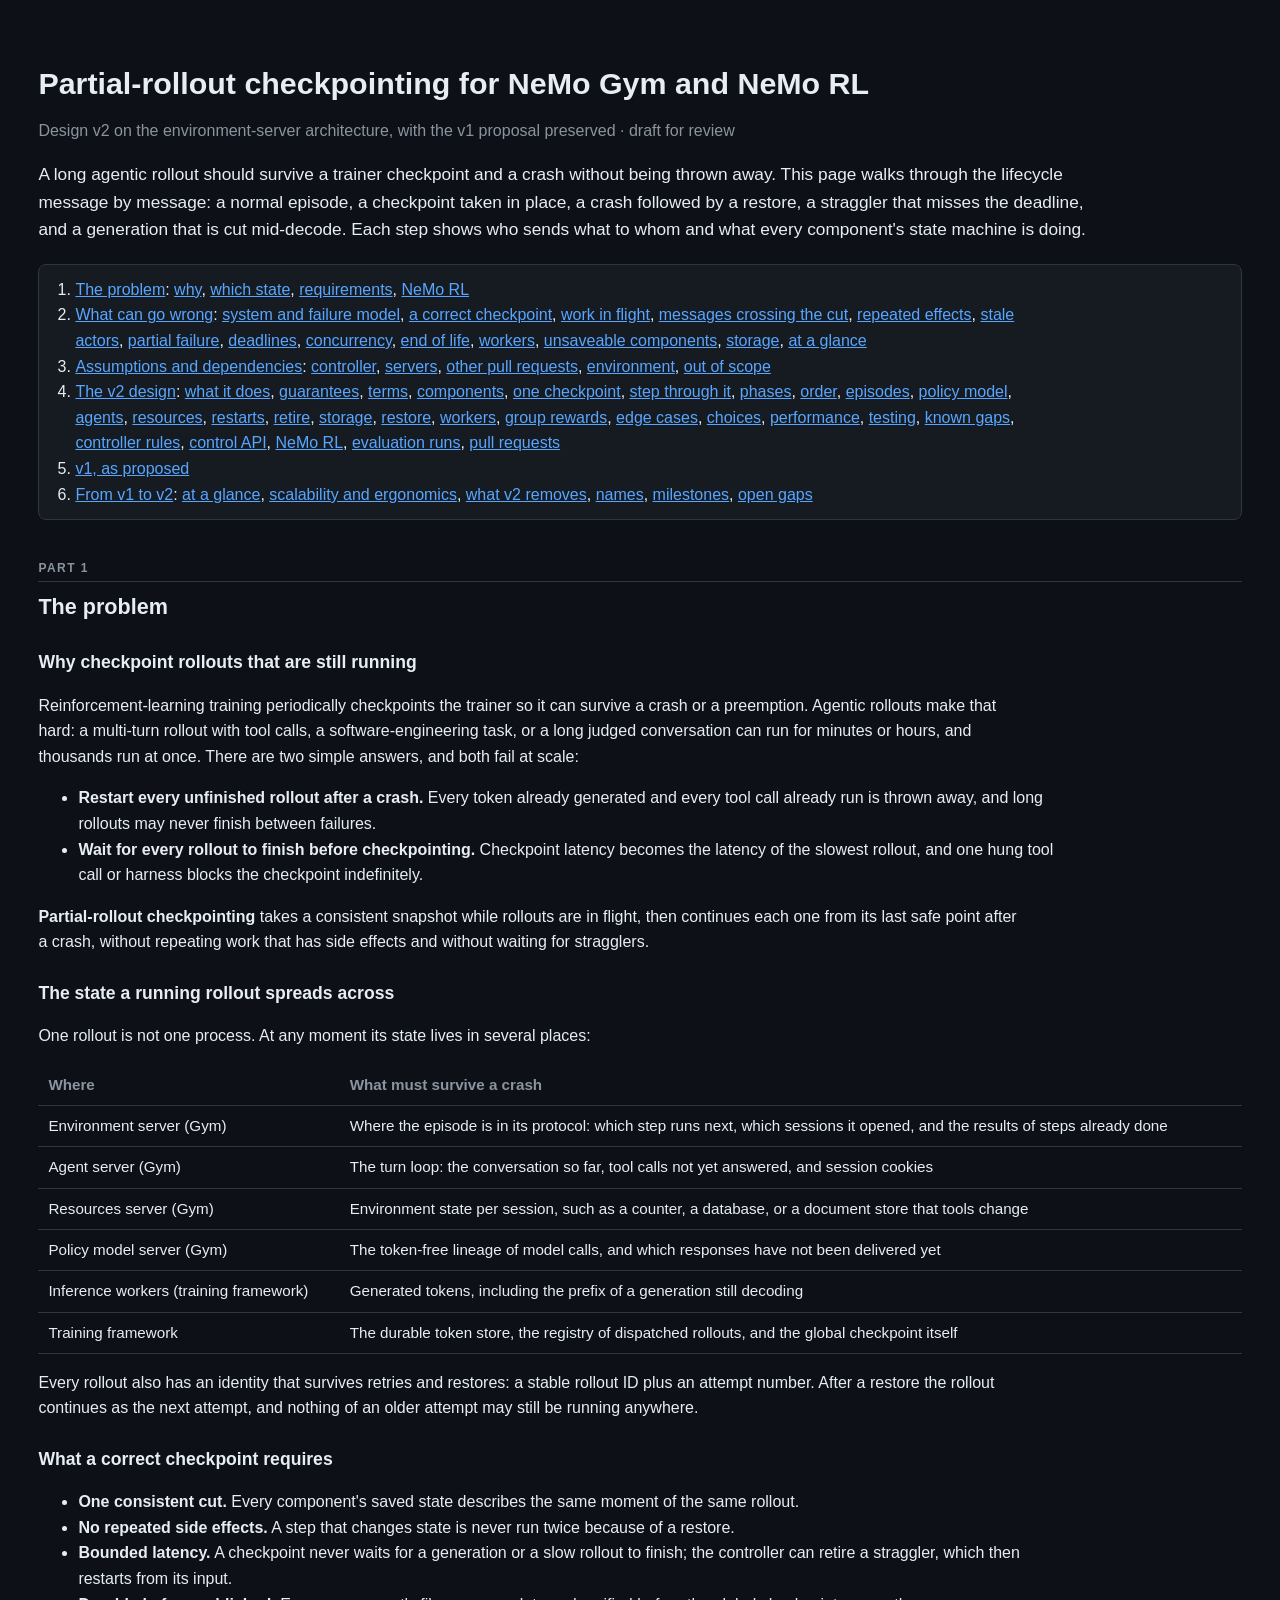
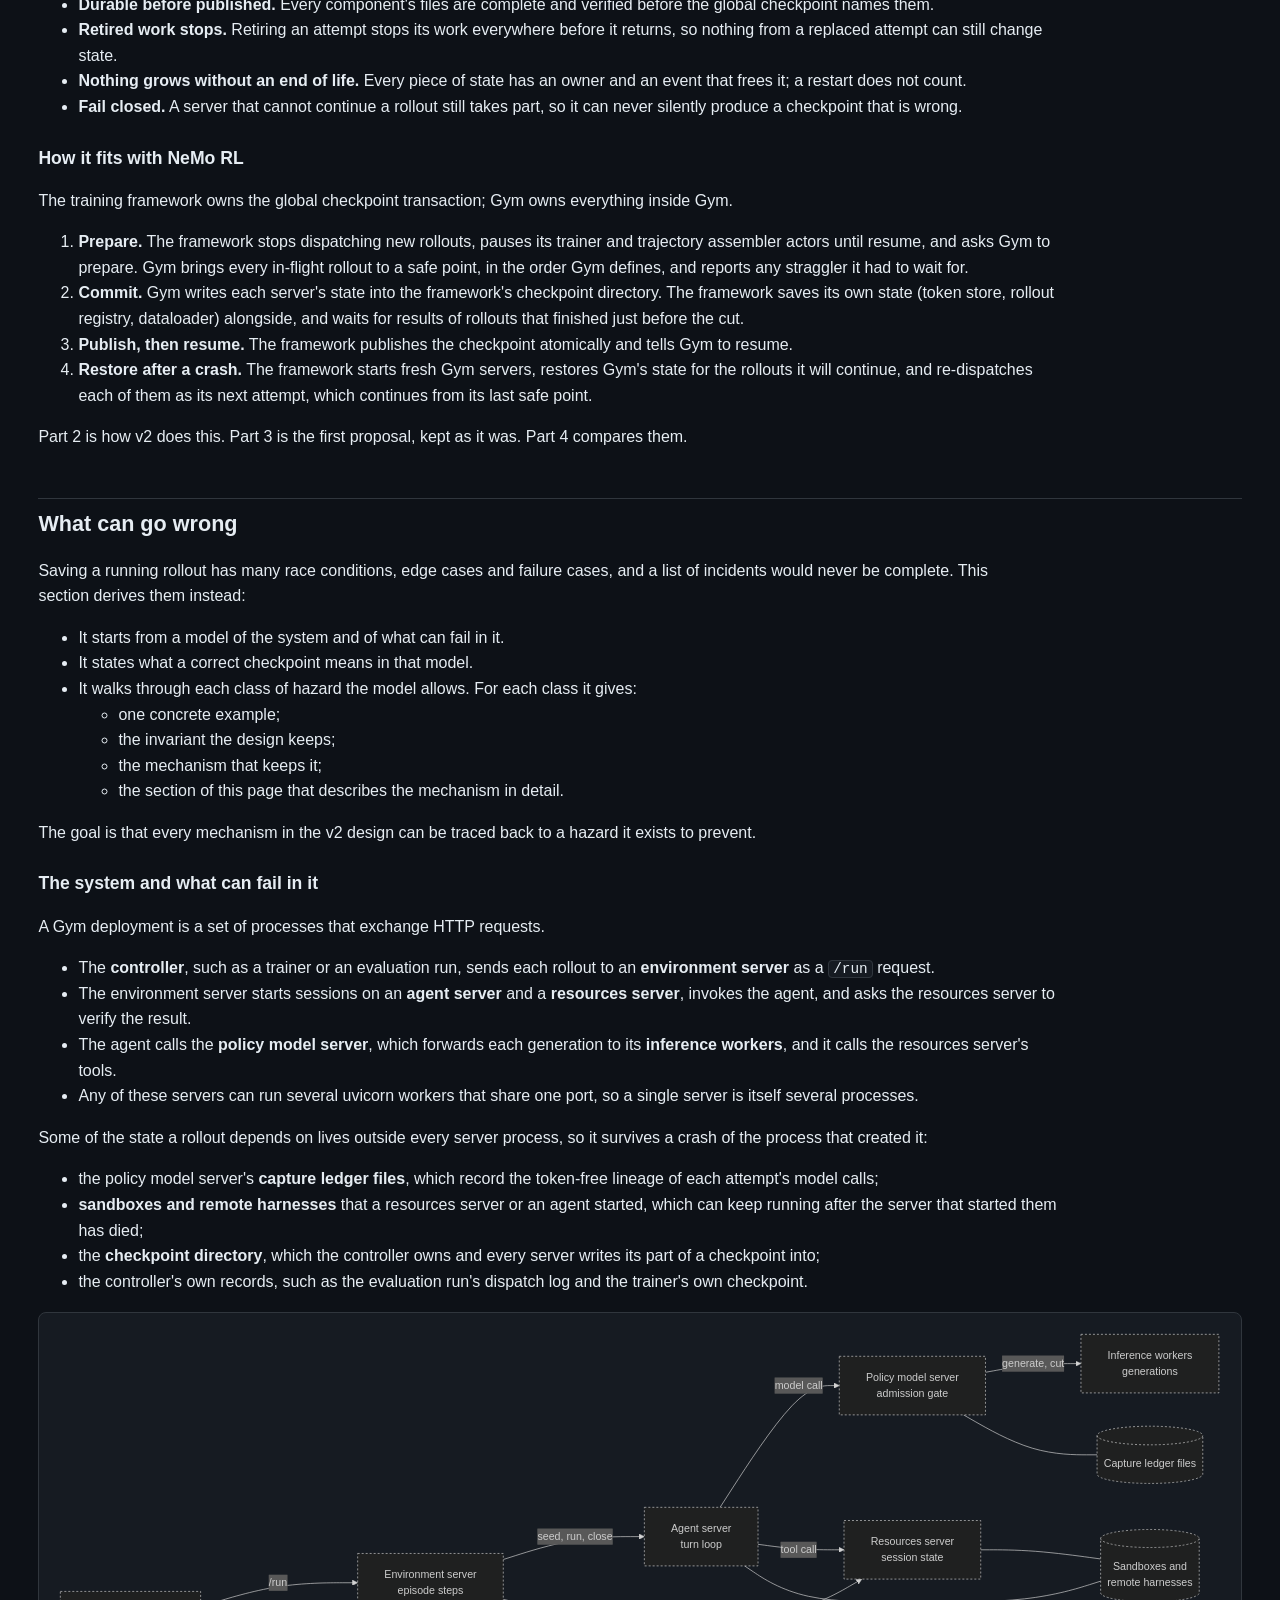
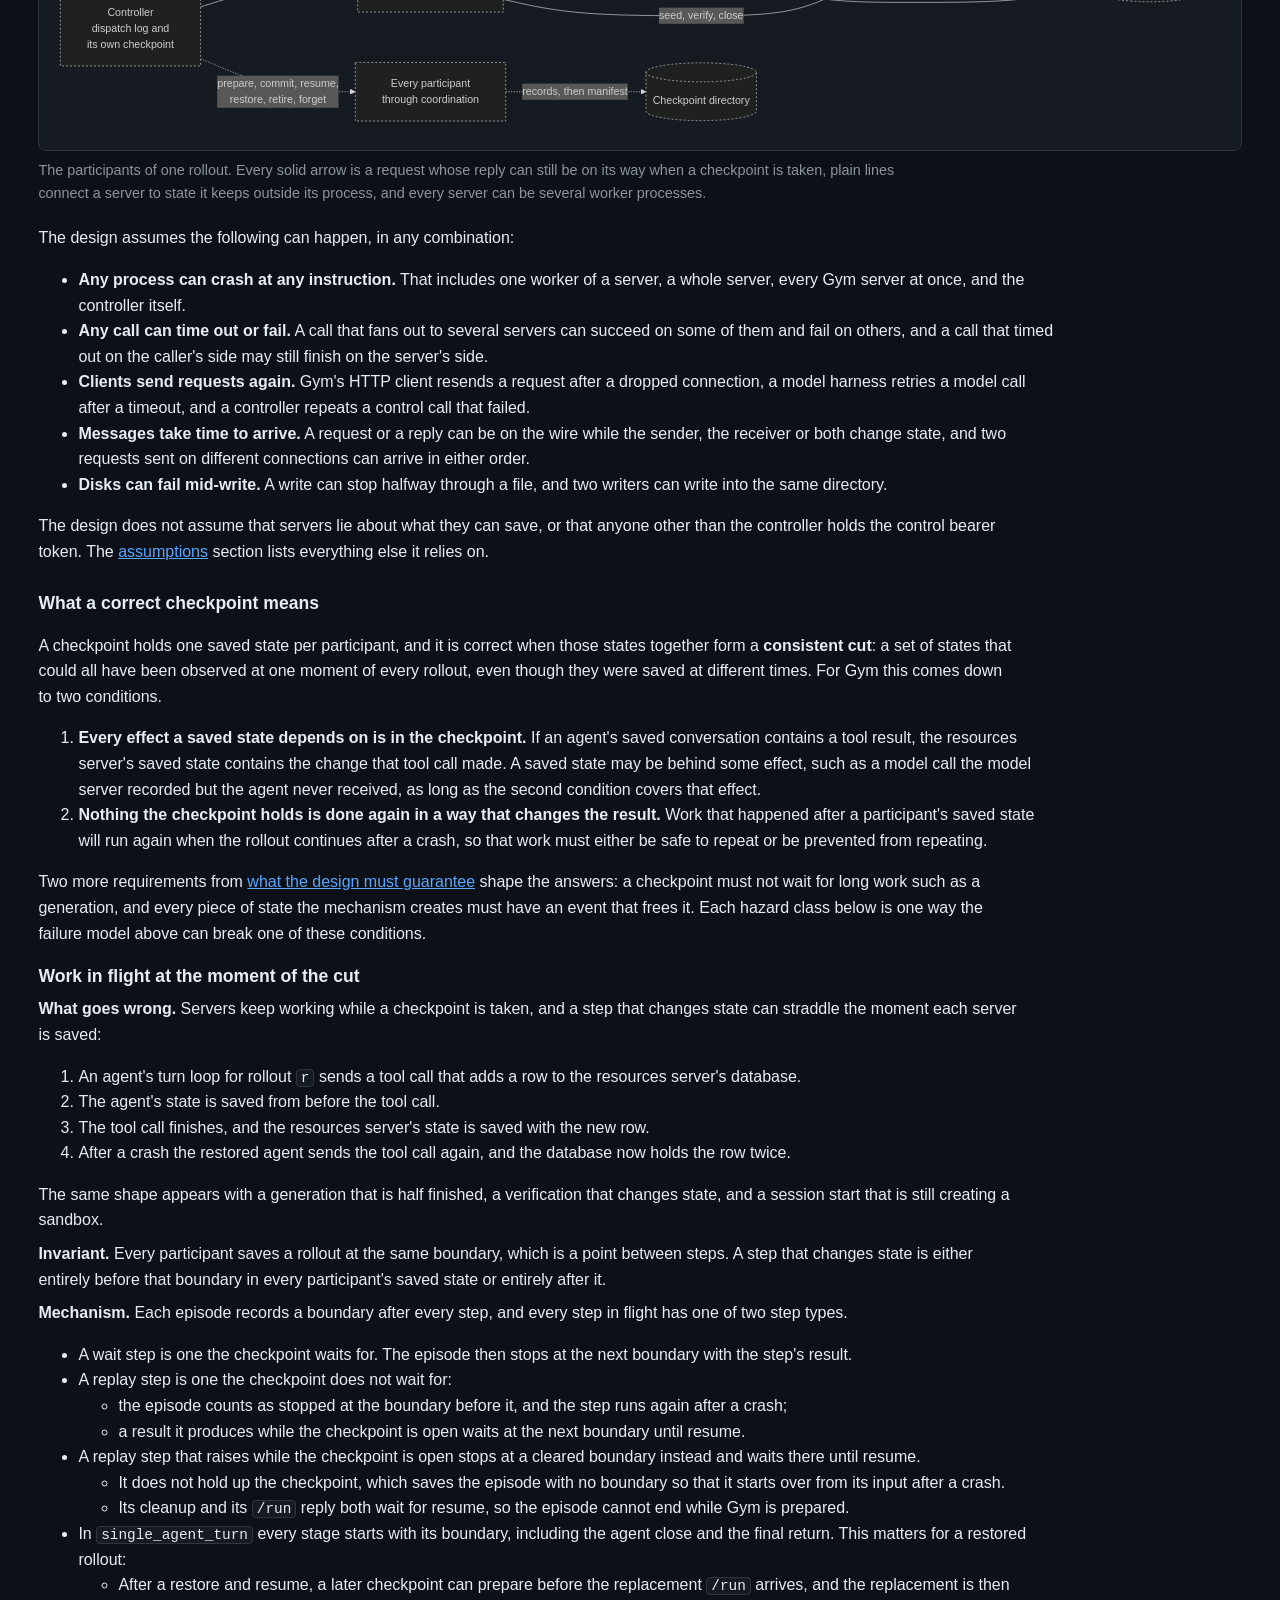
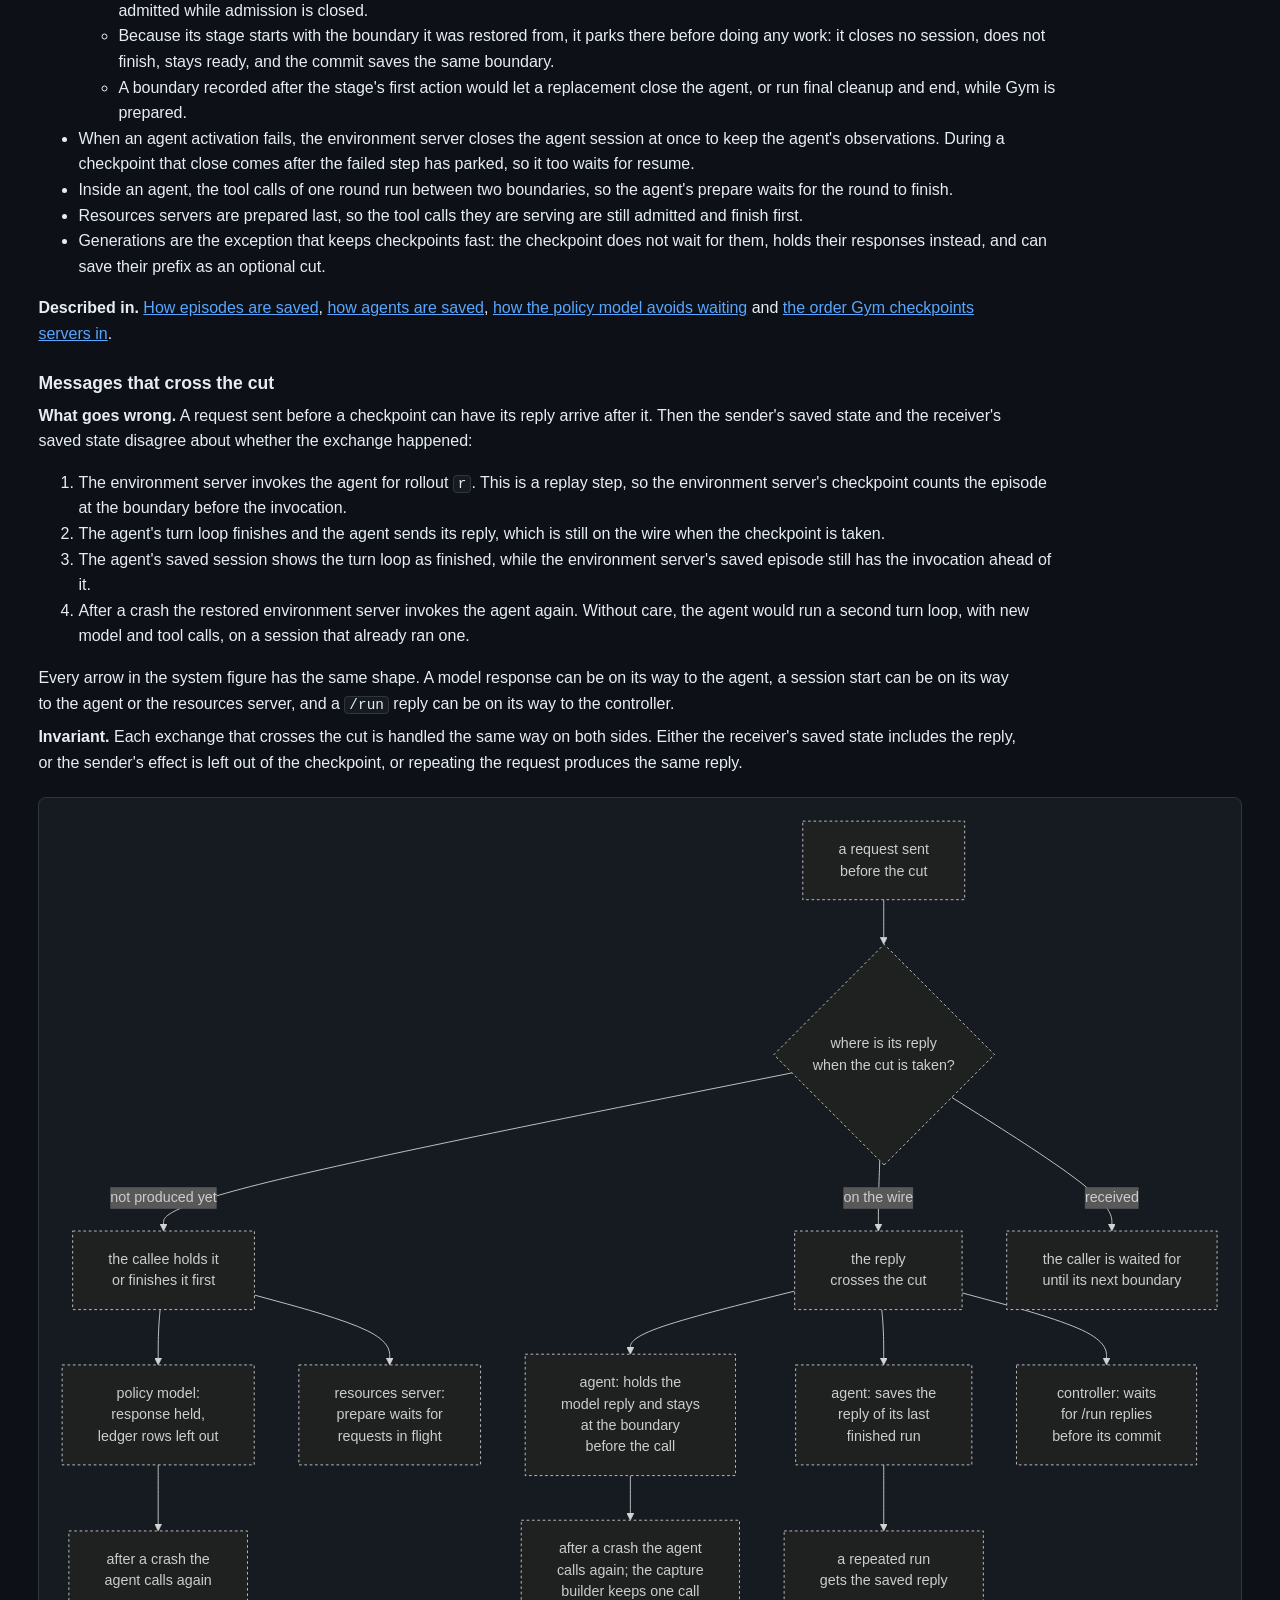
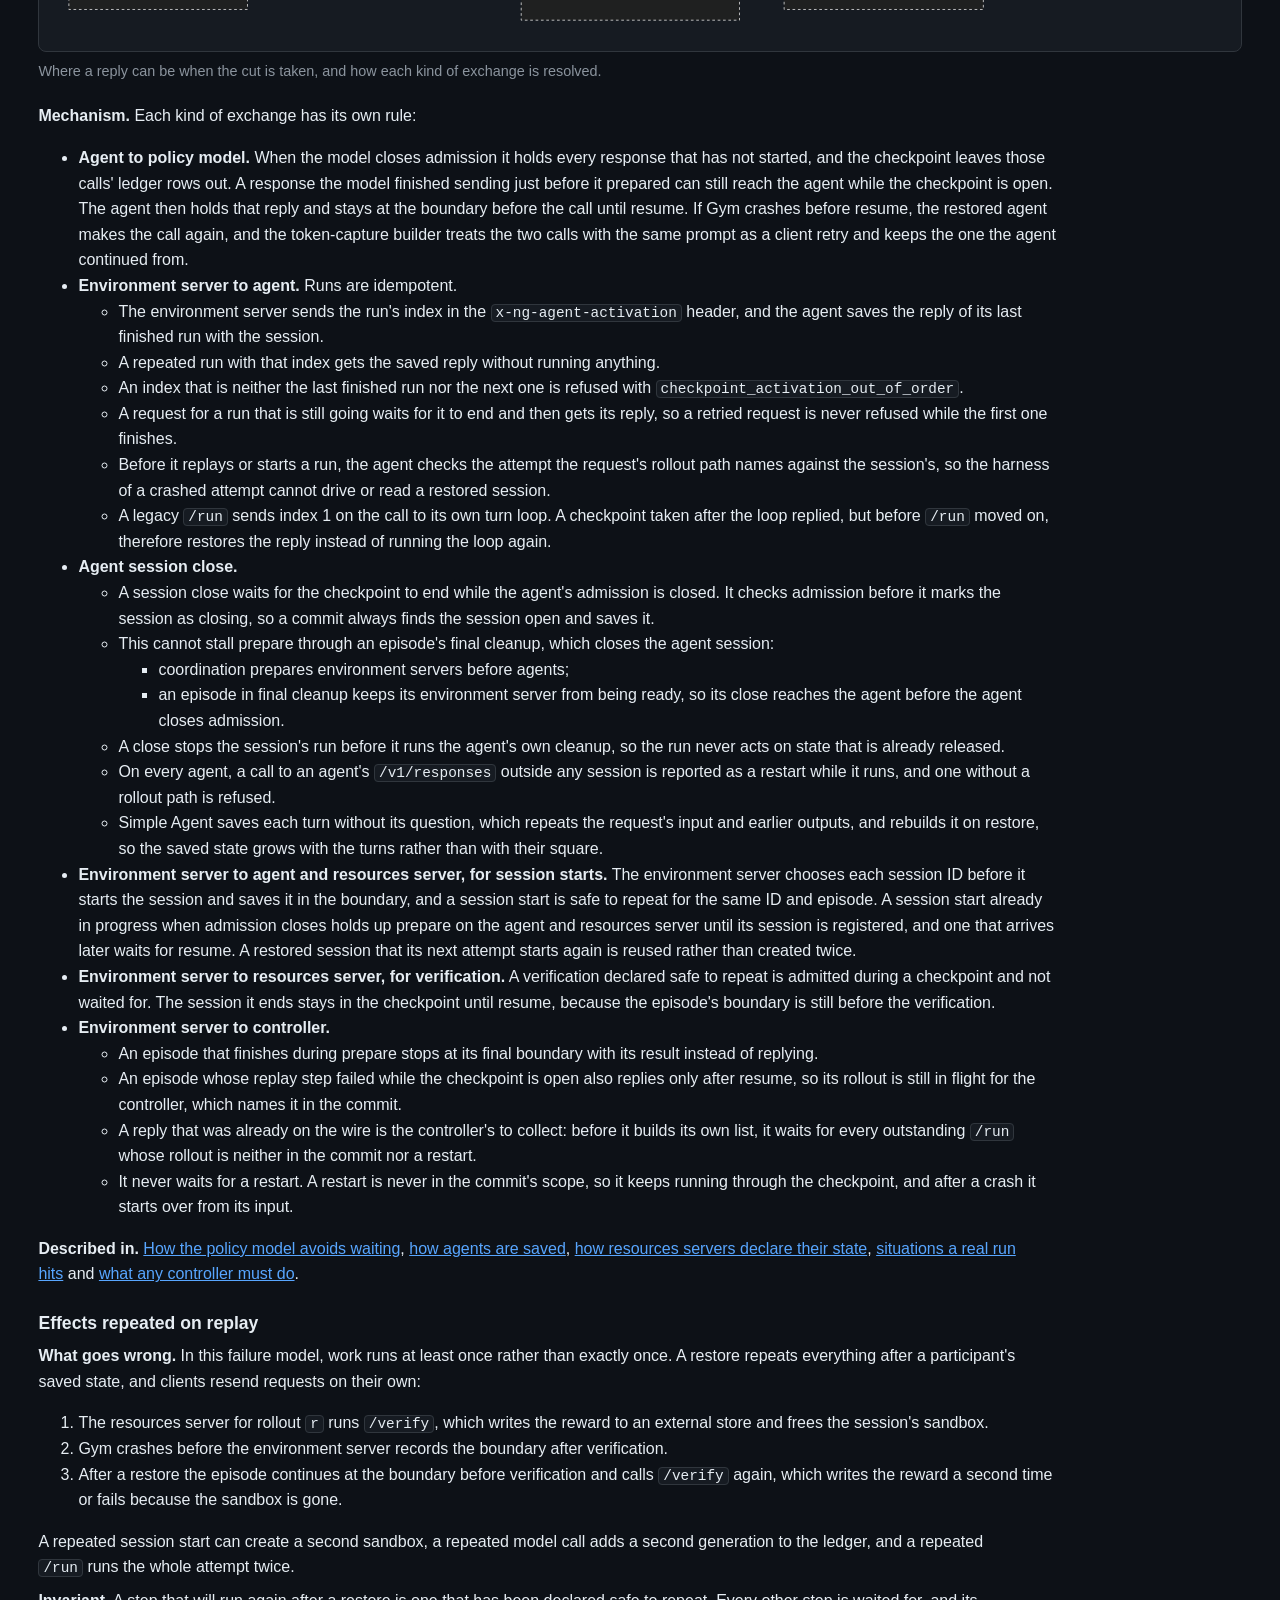
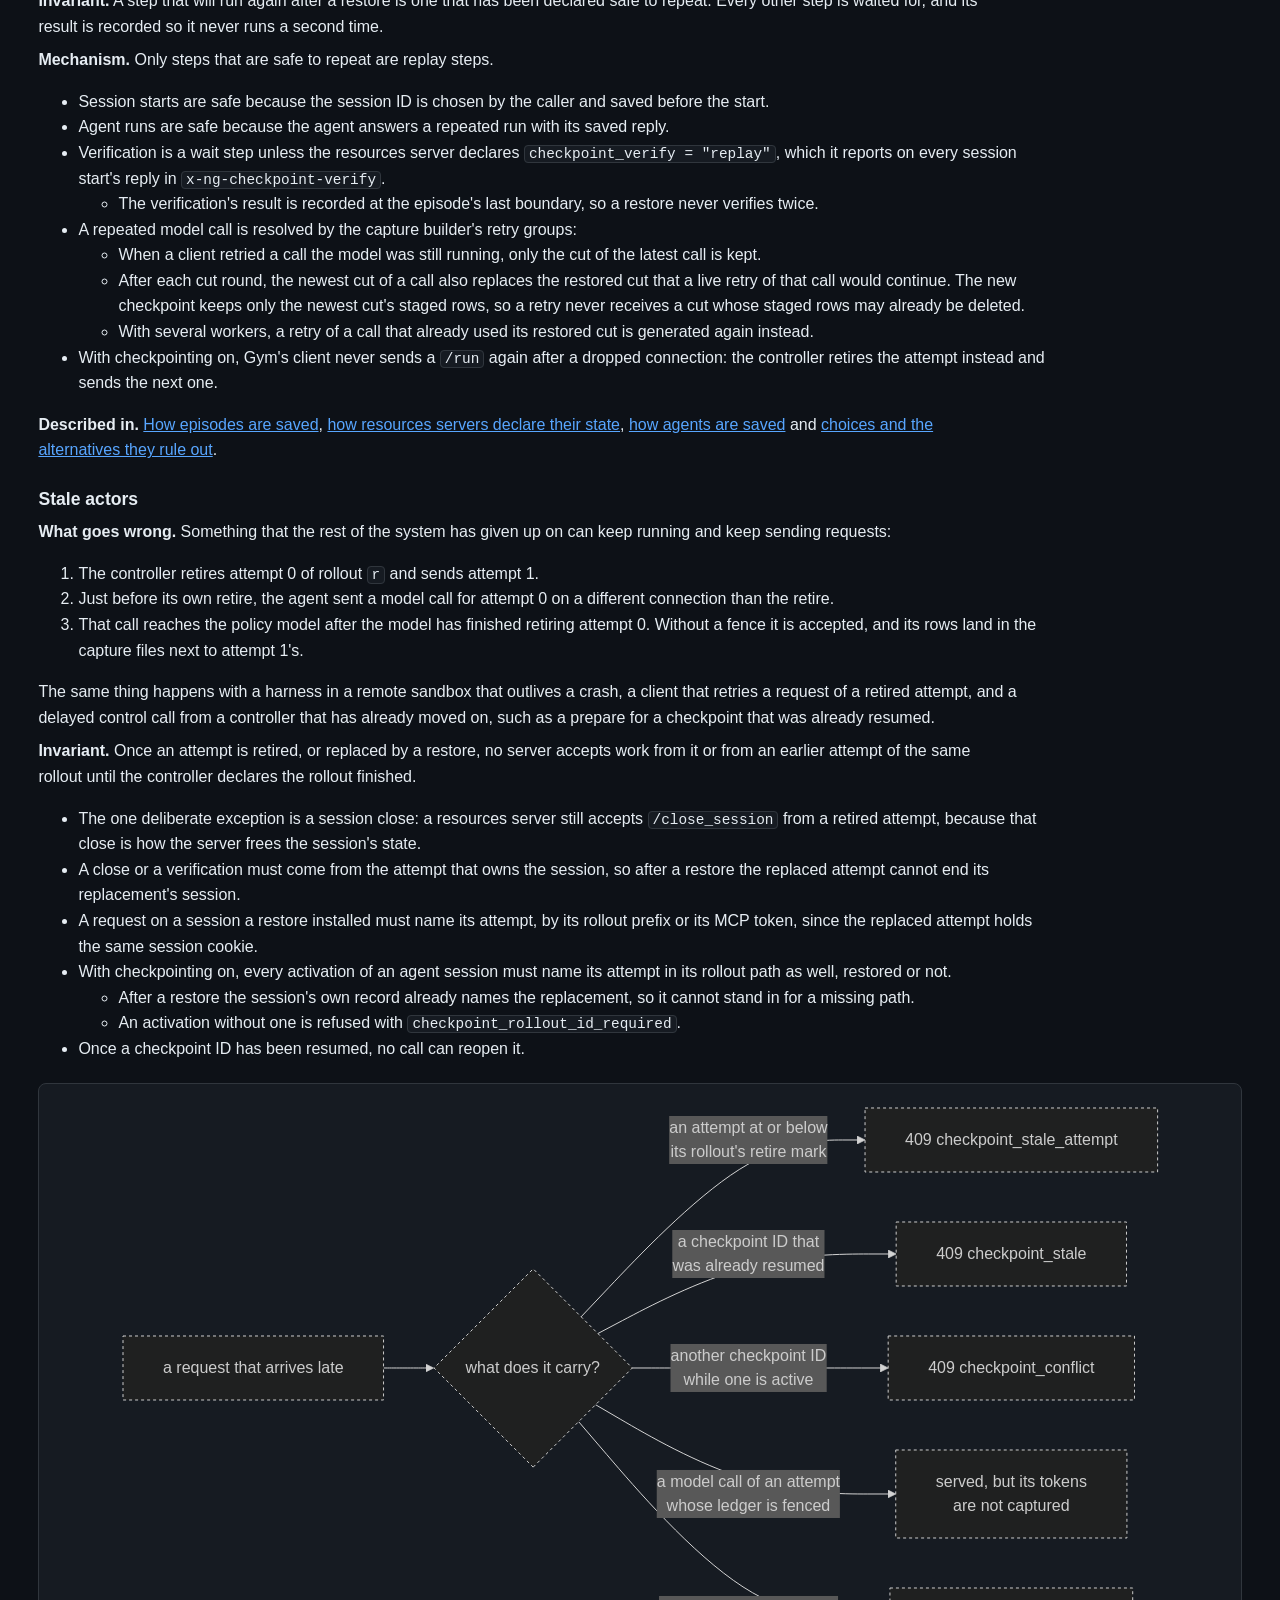
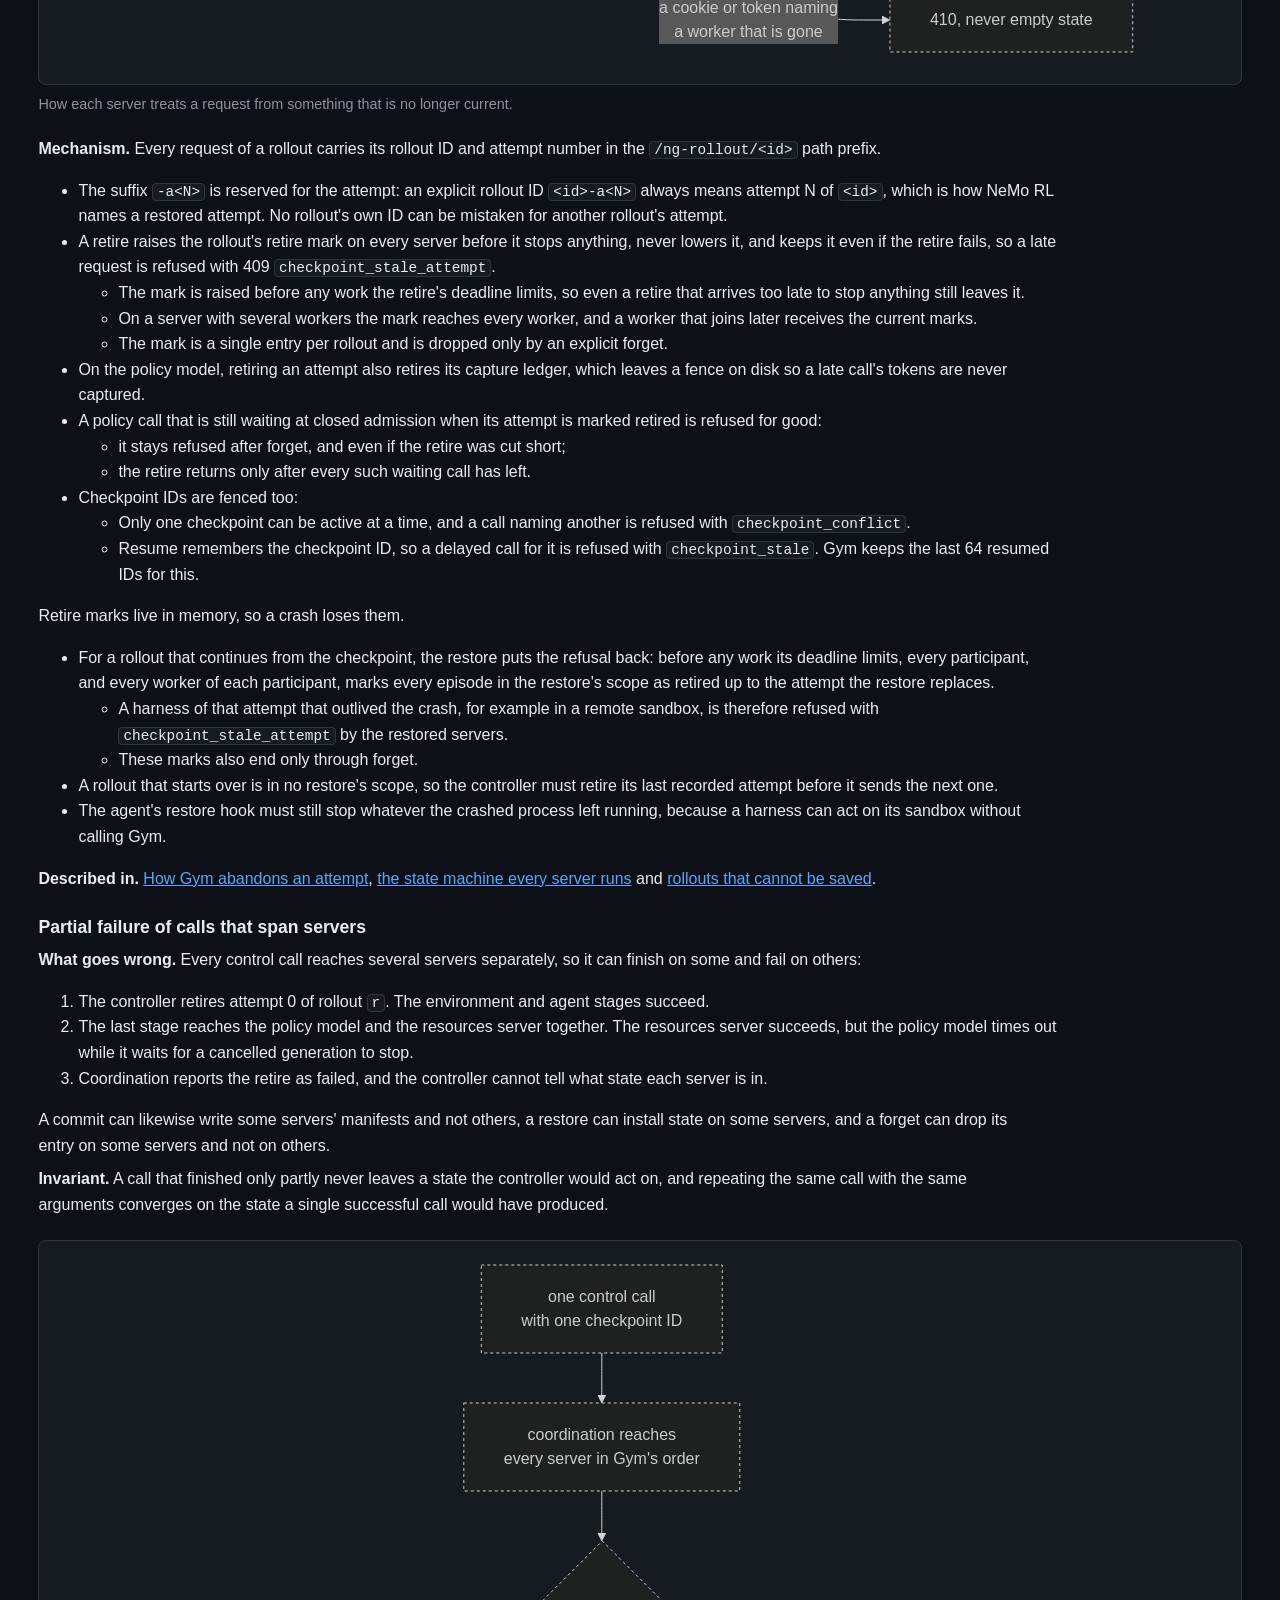
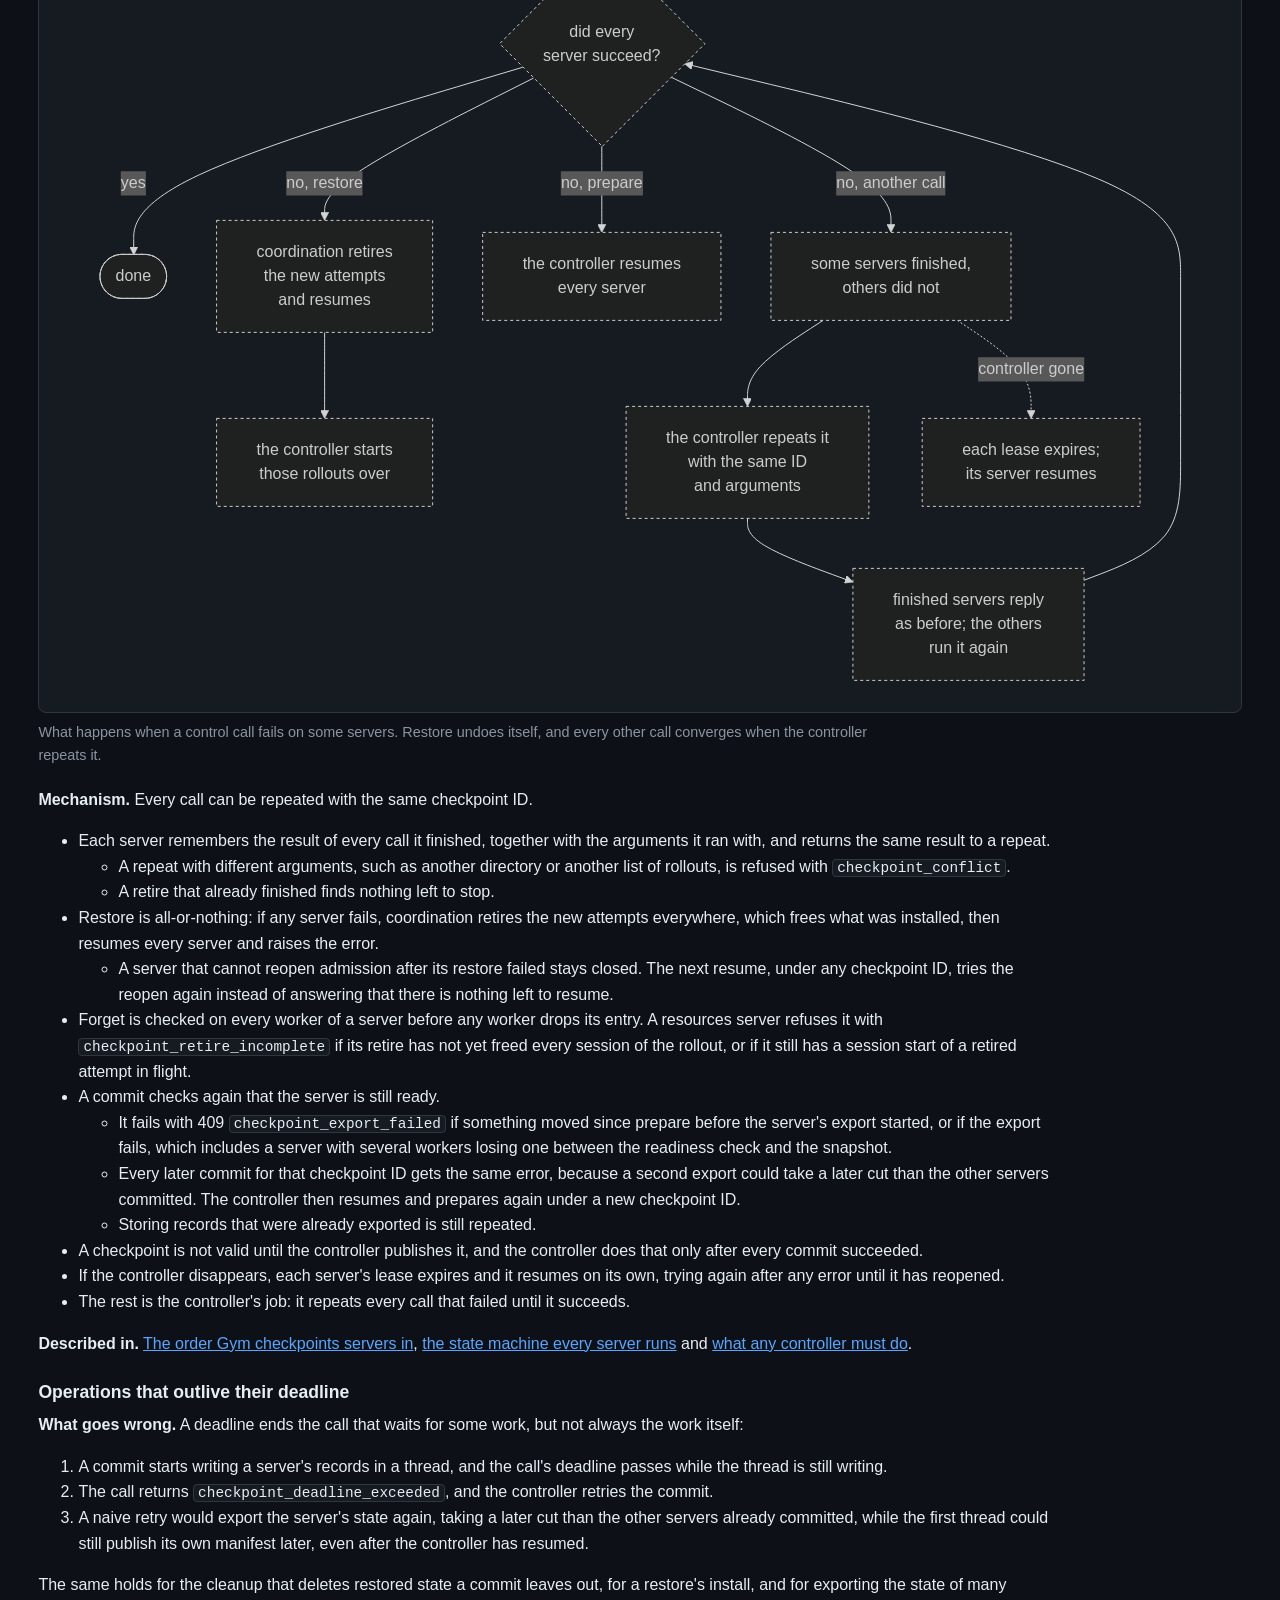
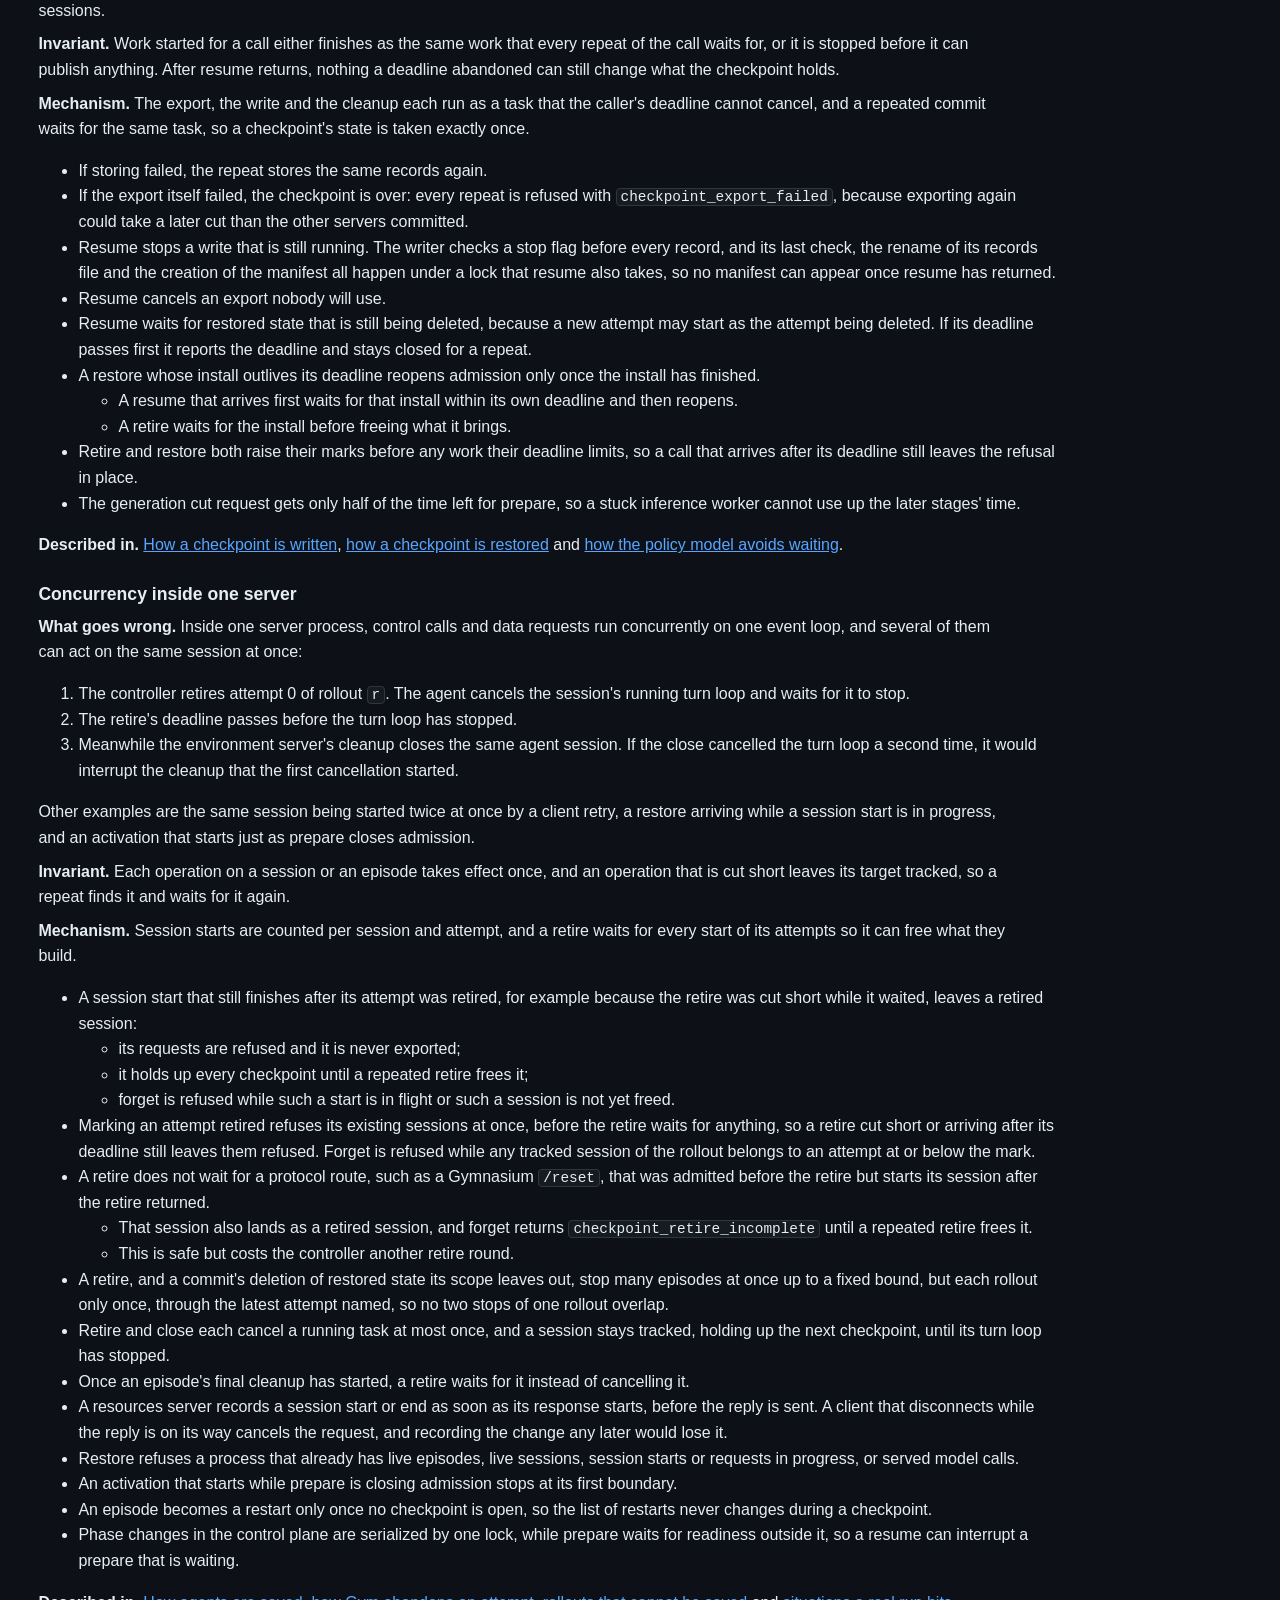
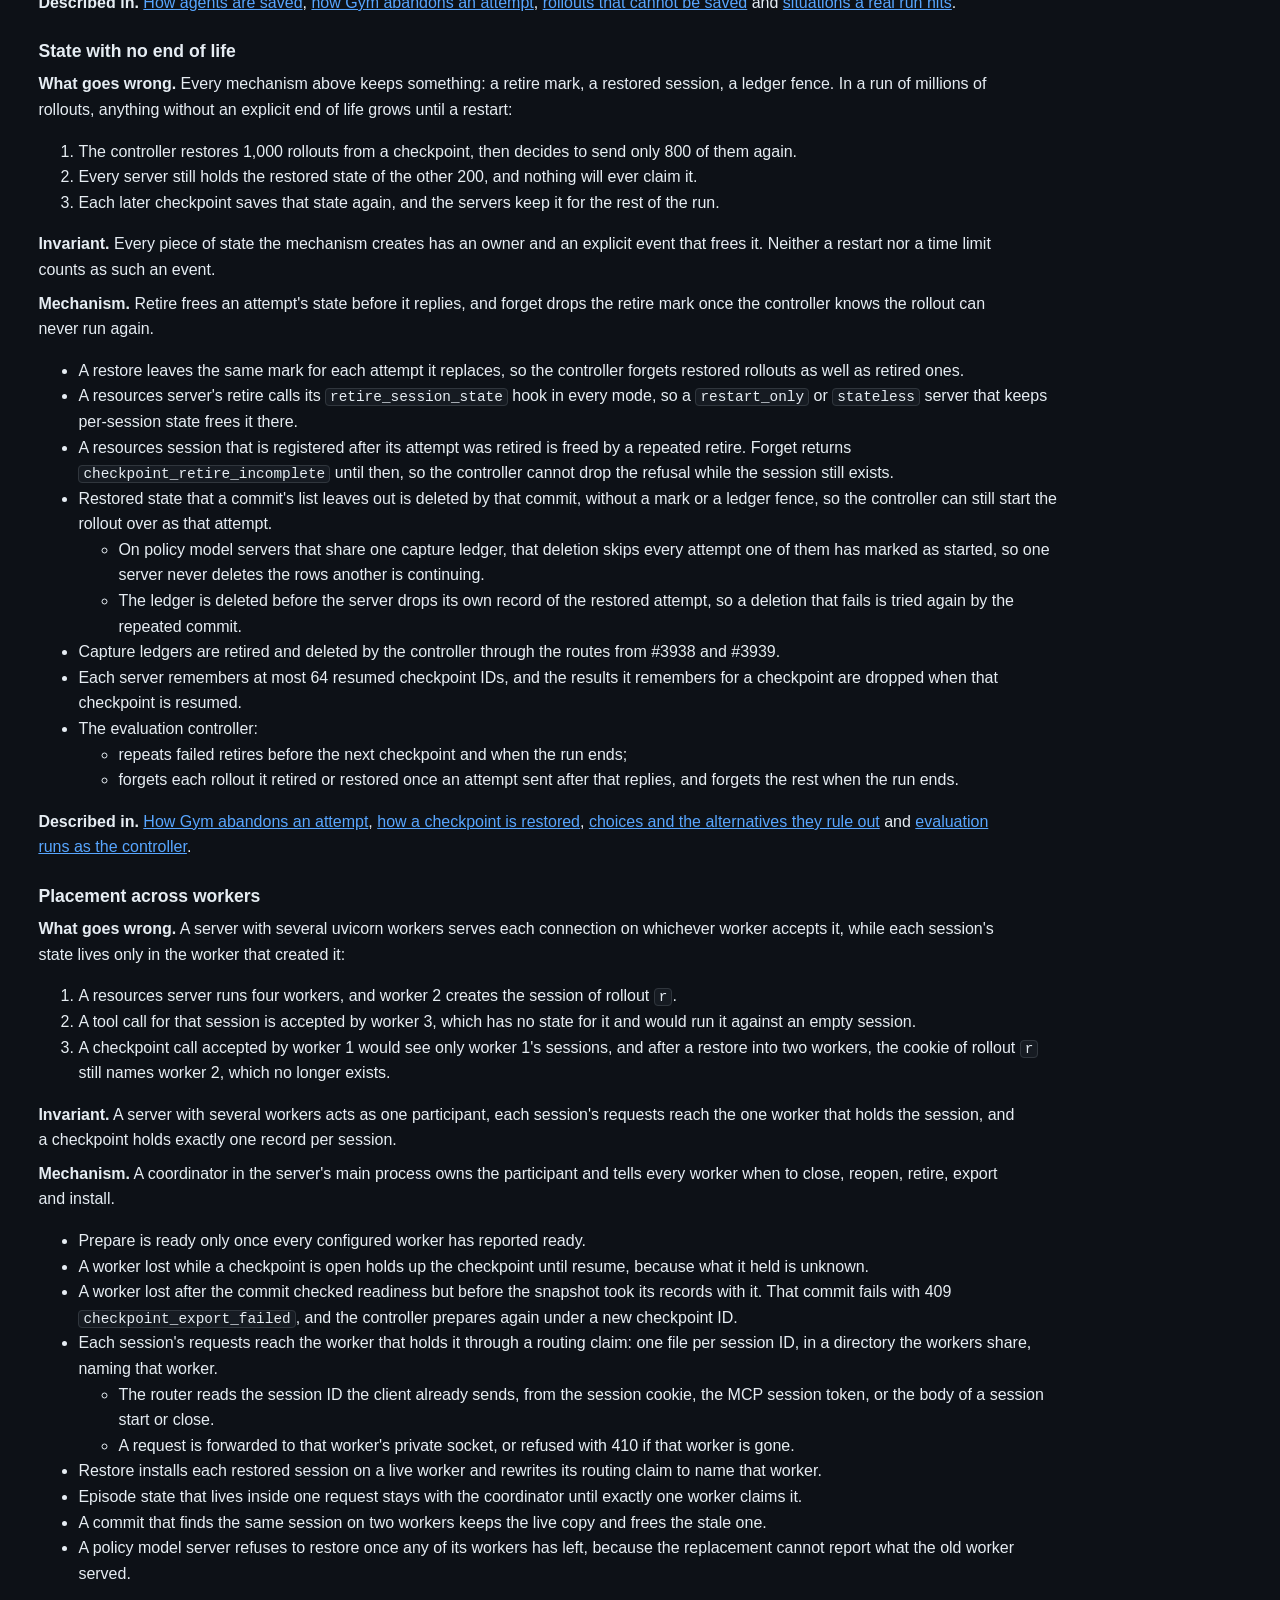
<file: design-docs/partial-rollout-checkpointing-v2.html>
<!doctype html>
<html lang="en">
<head>
<meta charset="utf-8">
<meta http-equiv="refresh" content="0; url=partial-rollout-checkpointing.html#v2">
<link rel="canonical" href="partial-rollout-checkpointing.html#v2">
<title>Partial-rollout checkpointing v2 (moved)</title>
</head>
<body>
<p>The v2 design is now part of the combined page: <a href="partial-rollout-checkpointing.html#v2">Partial-rollout checkpointing for NeMo Gym and NeMo RL</a>.</p>
</body>
</html>
</file>
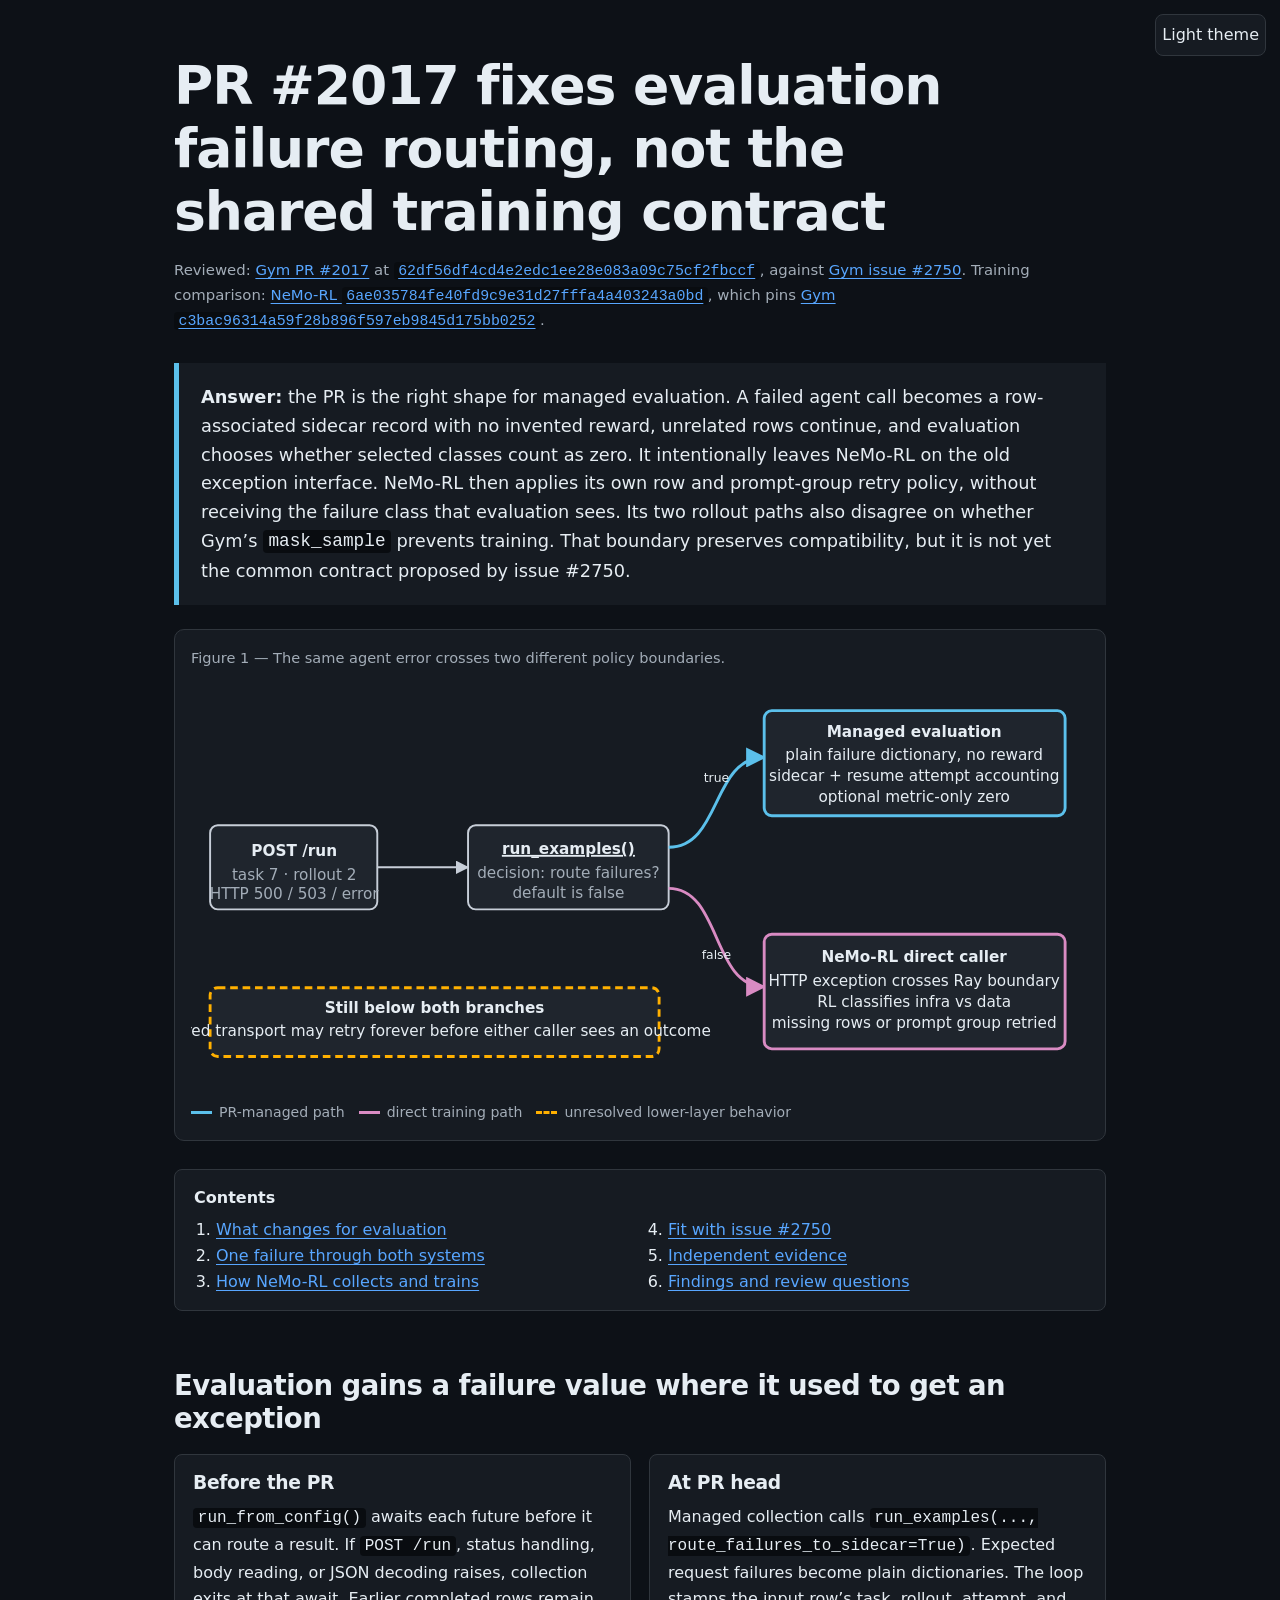
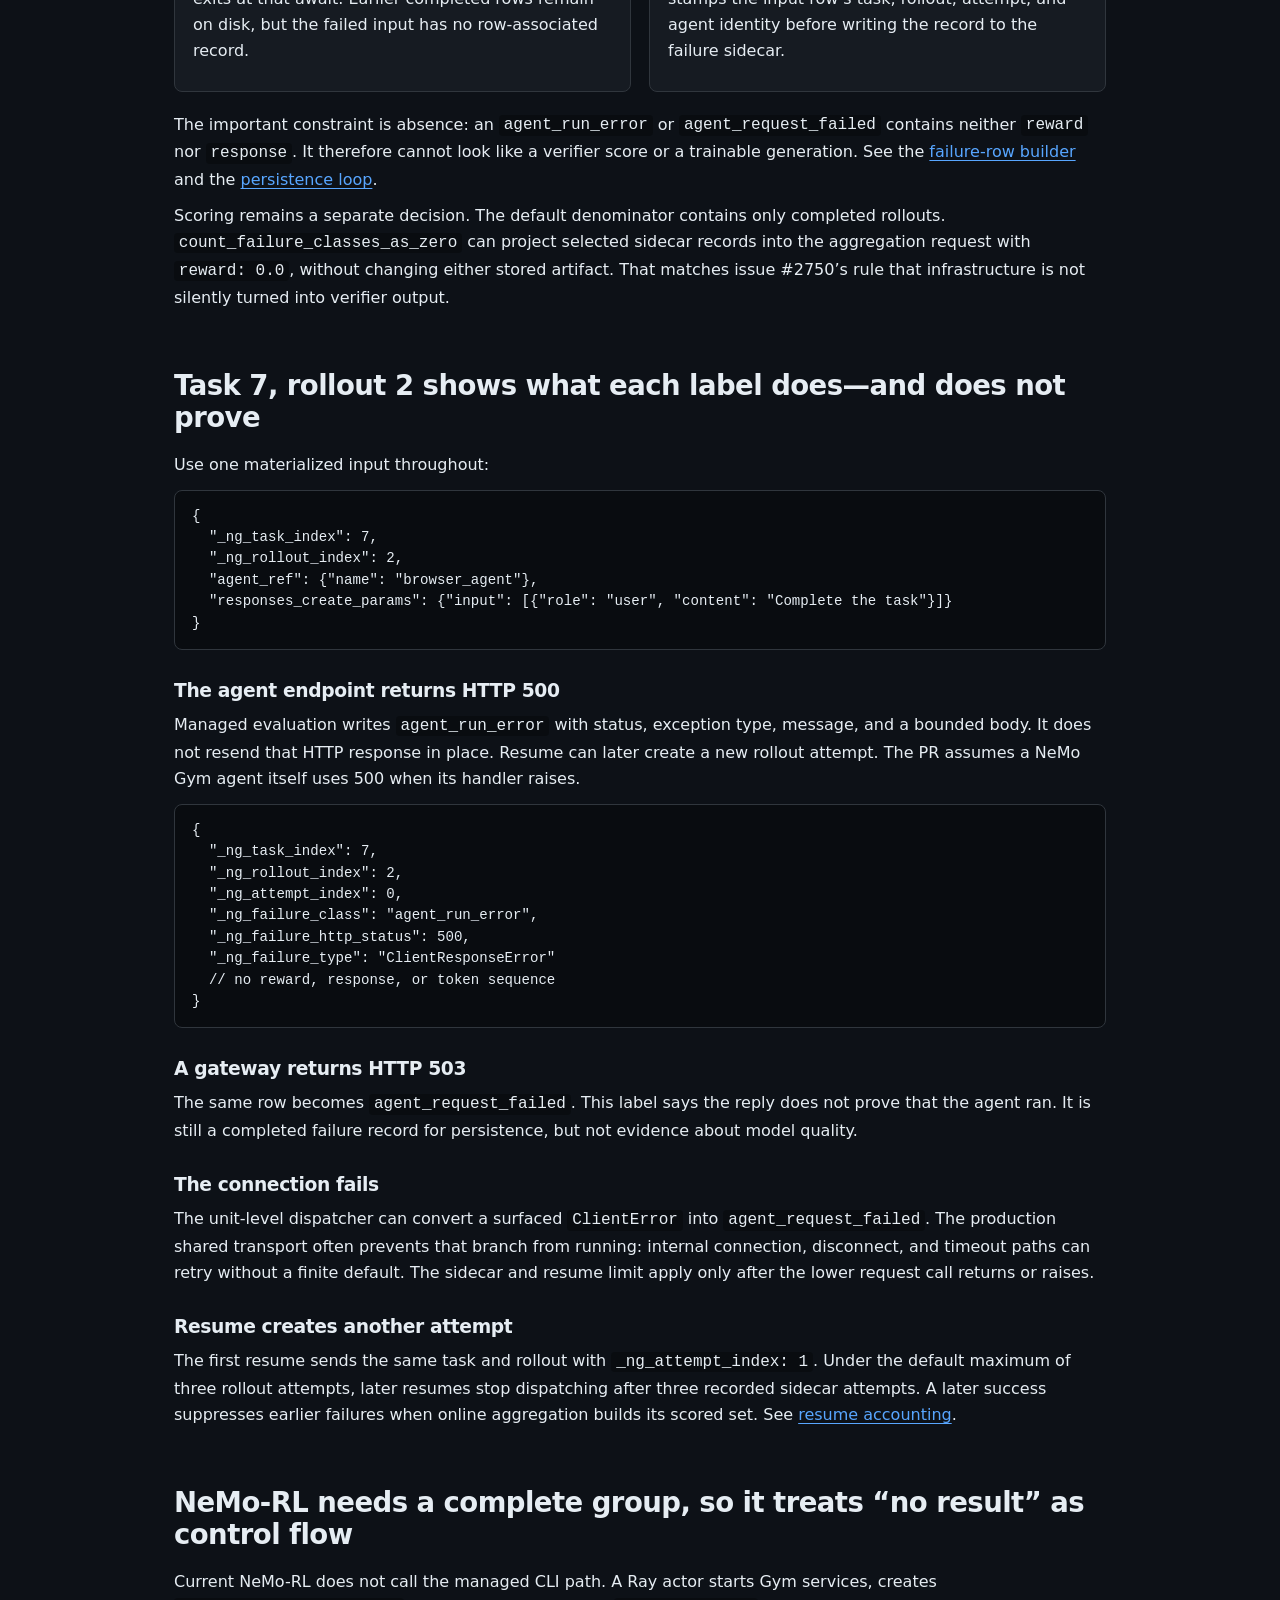
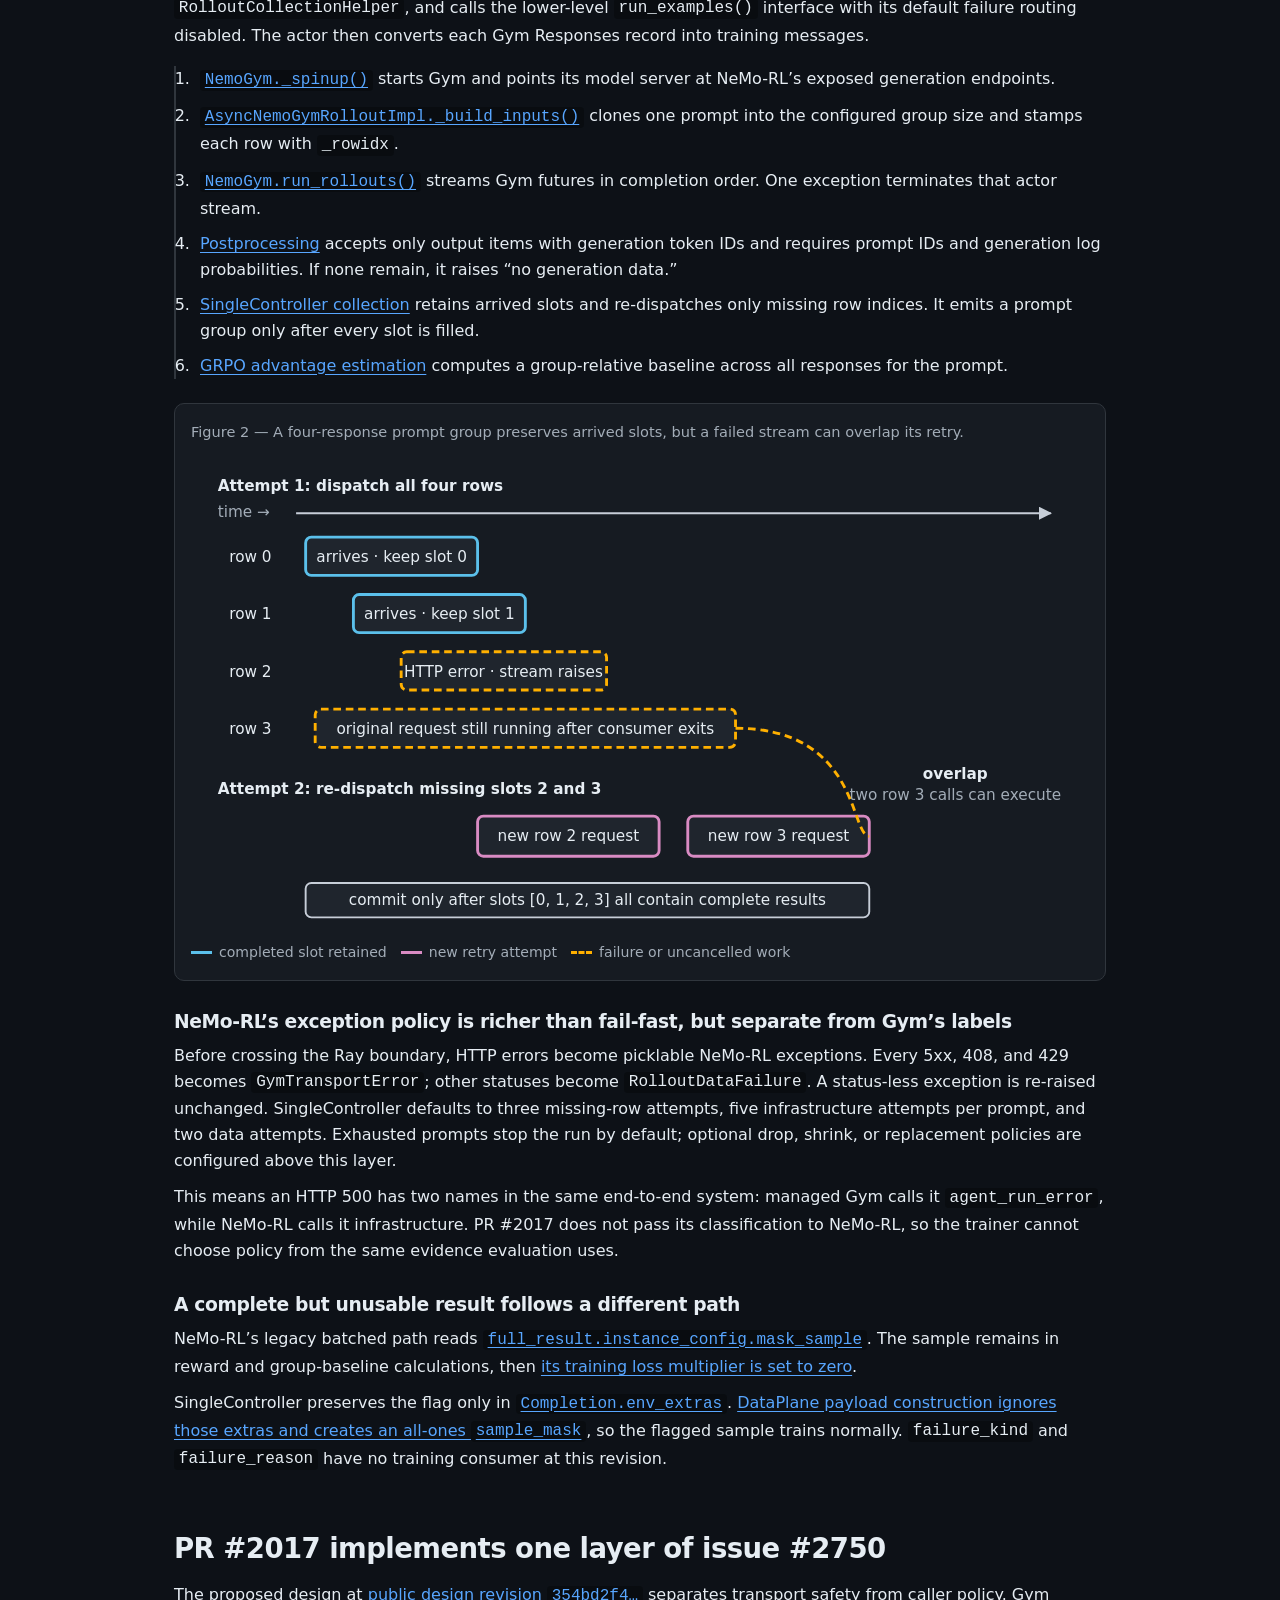
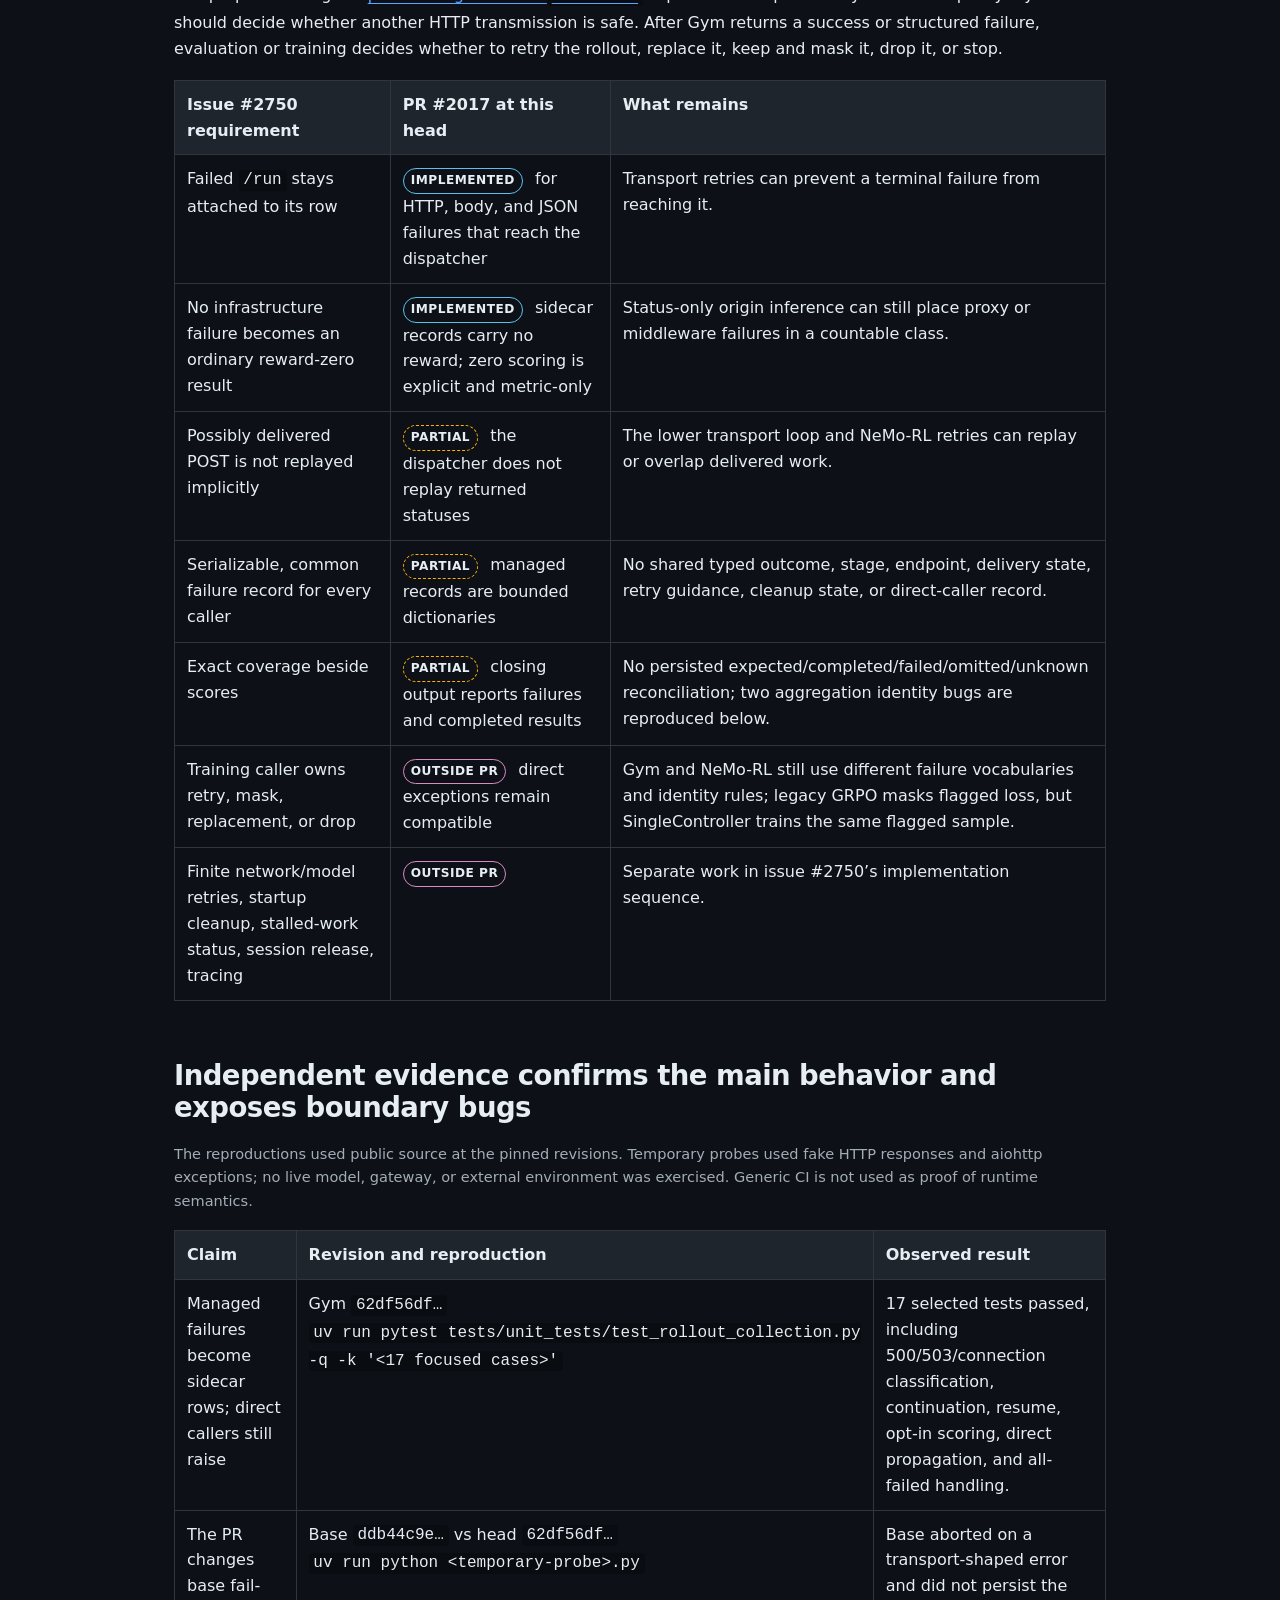
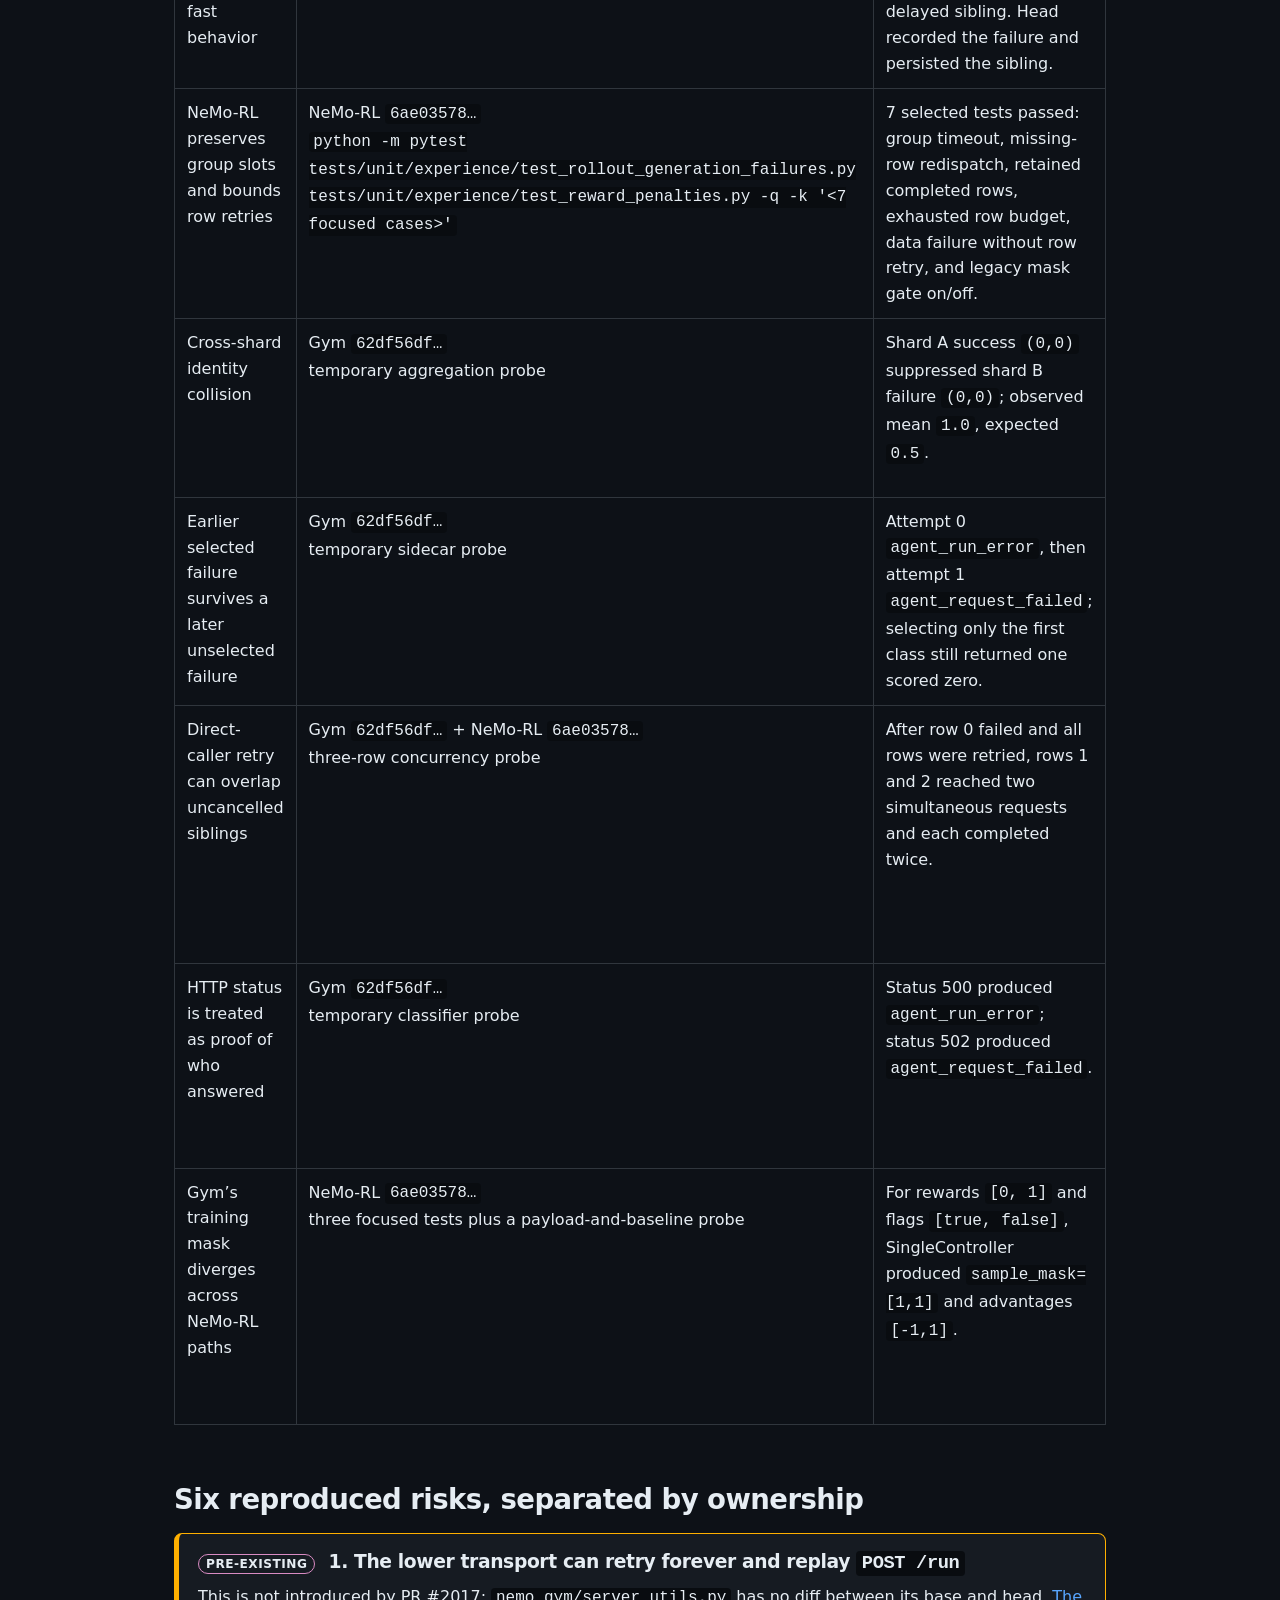
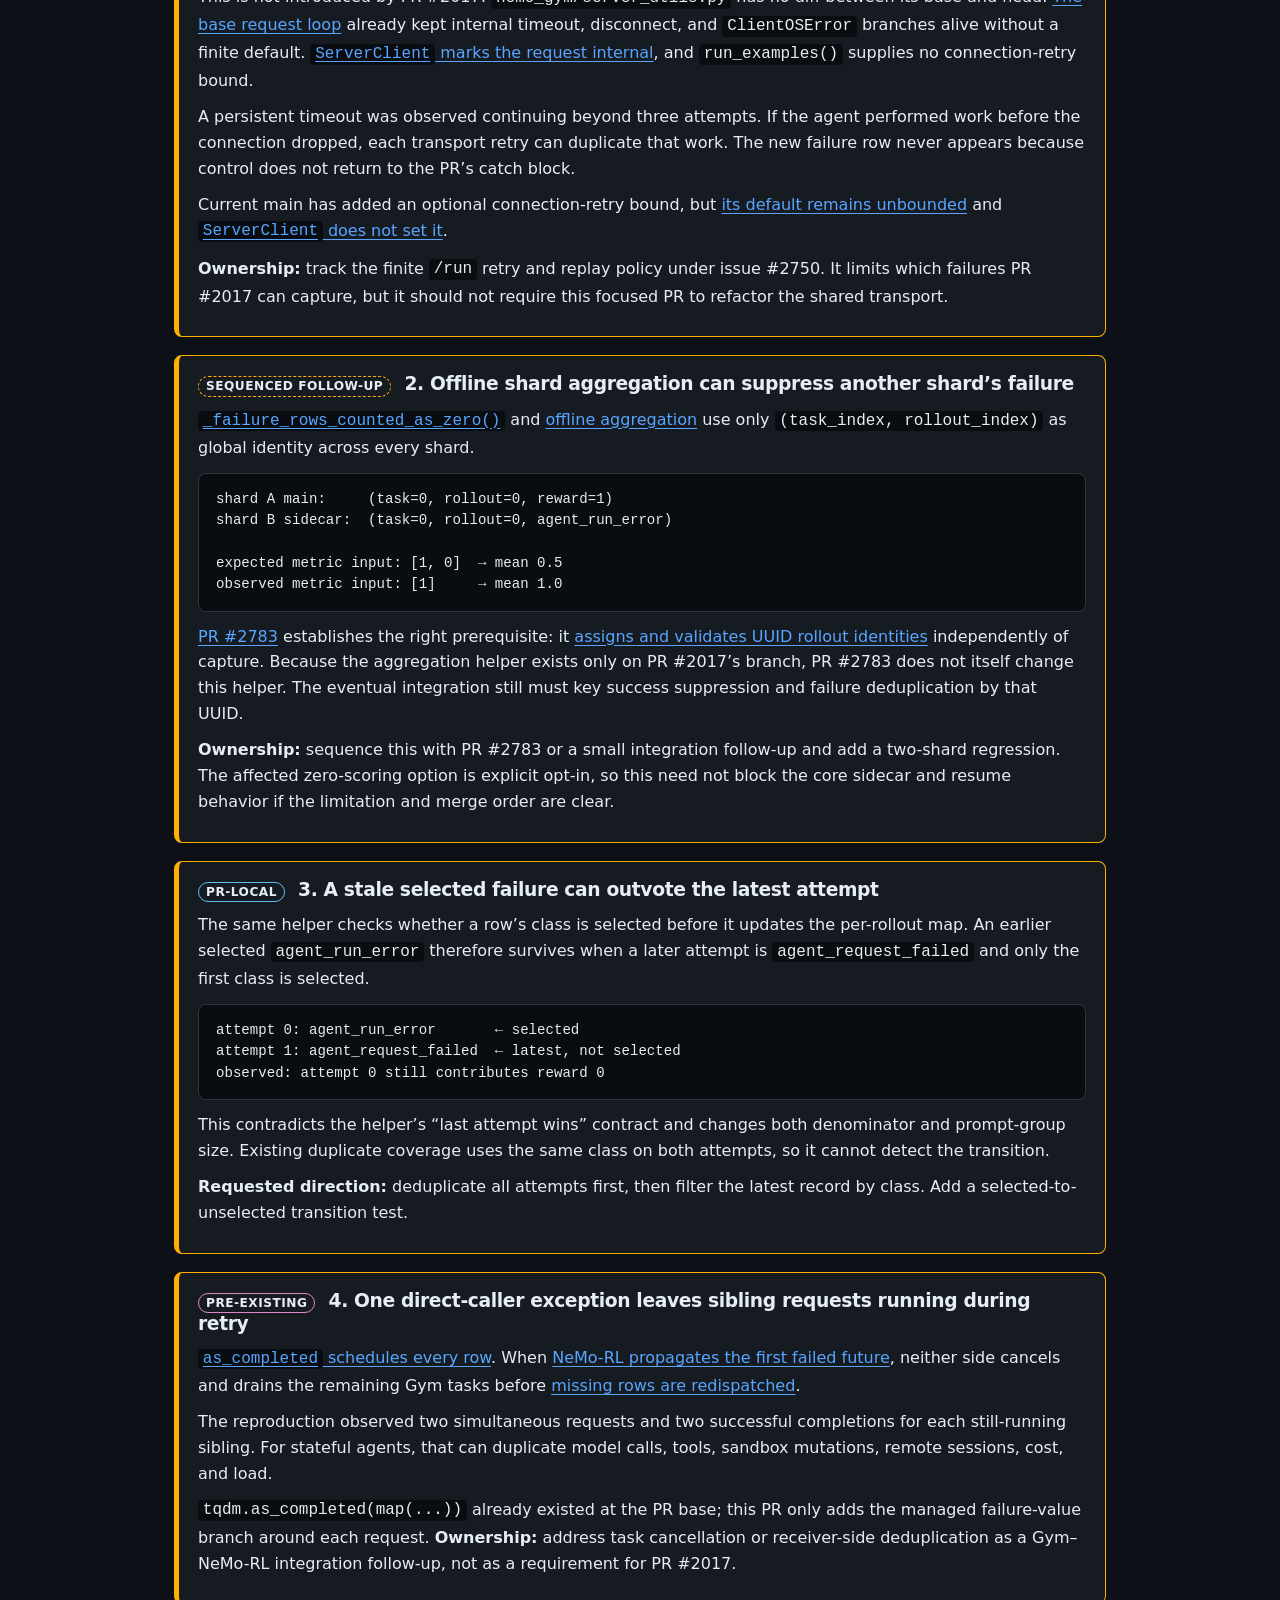
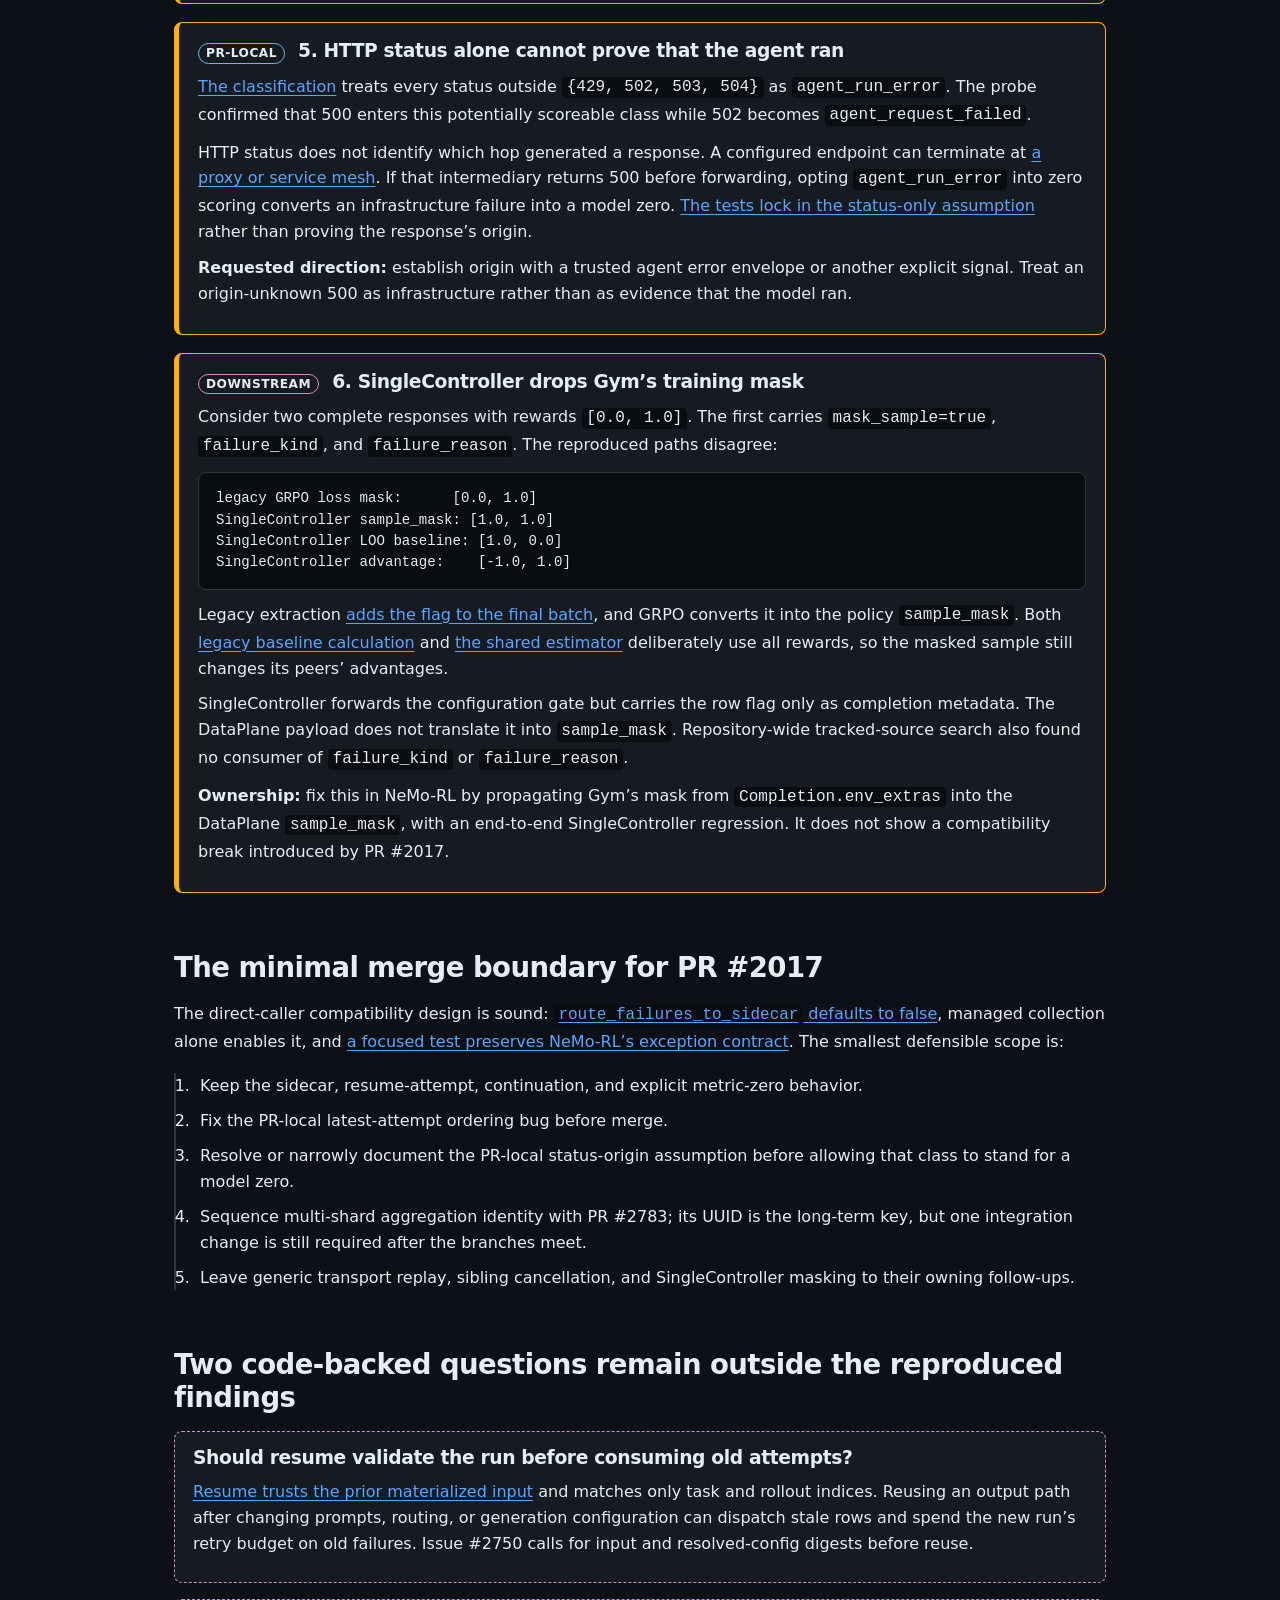
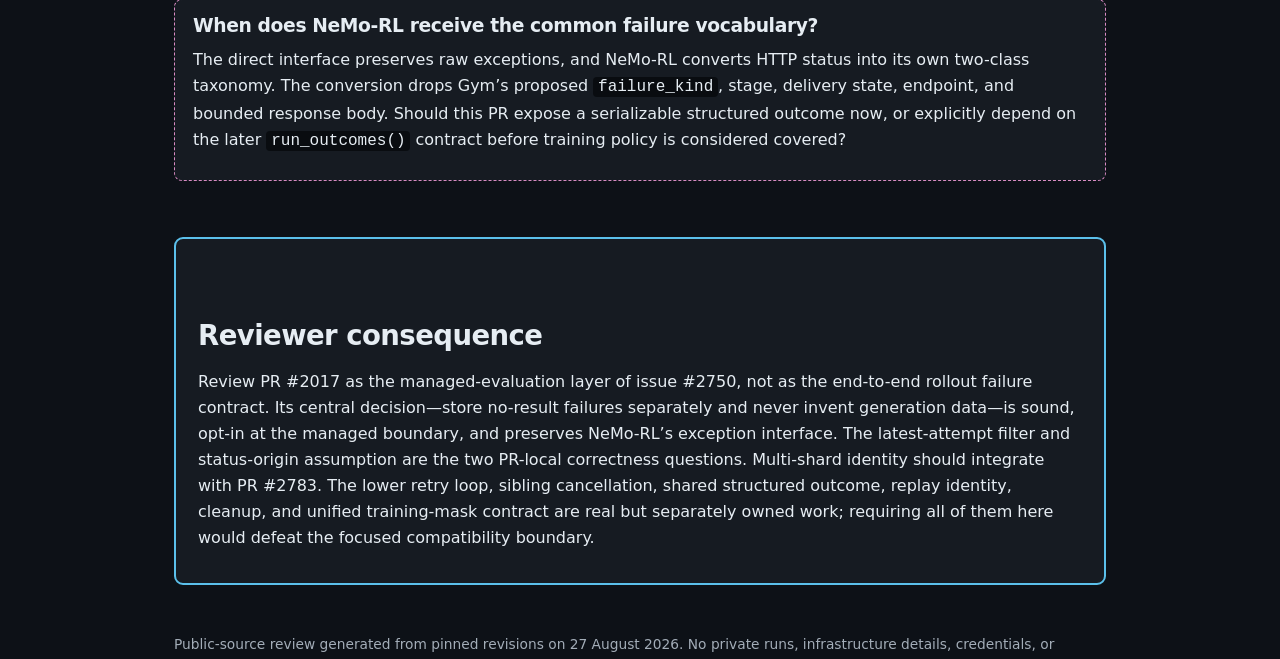
<file: pr-reviews/nvidia-nemo-gym/pr-2017-rollout-failure-contract-deep-dive.html>
<!doctype html>
<html lang="en">
<head>
  <meta charset="utf-8">
  <meta name="viewport" content="width=device-width, initial-scale=1">
  <title>PR #2017 fixes evaluation failure routing, not the shared training contract</title>
  <script>
    (() => {
      try {
        if (localStorage.getItem("engineering-notes-theme") === "light") {
          document.documentElement.dataset.theme = "light";
        }
      } catch {}
    })();
  </script>
  <style>
    :root {
      --bg: #0d1117;
      --surface: #161b22;
      --surface-2: #1f252d;
      --border: #30363d;
      --text: #e6edf3;
      --dim: #a3adb8;
      --accent: #58a6ff;
      --diagram-ok: #5bc0eb;
      --diagram-problem: #ffb000;
      --diagram-alt: #d98bc3;
      --diagram-neutral: #c7ced8;
      --code-bg: #090c10;
      --focus: #f0f6fc;
    }
    :root[data-theme="light"] {
      --bg: #ffffff;
      --surface: #f6f8fa;
      --surface-2: #eef1f4;
      --border: #d0d7de;
      --text: #1f2328;
      --dim: #59636e;
      --accent: #0969da;
      --diagram-ok: #005a8d;
      --diagram-problem: #9a4d00;
      --diagram-alt: #7a3e6d;
      --diagram-neutral: #4b5563;
      --code-bg: #f1f4f7;
      --focus: #111820;
    }
    * { box-sizing: border-box; }
    html { scroll-behavior: smooth; }
    body {
      margin: 0;
      background: var(--bg);
      color: var(--text);
      font: 16px/1.62 system-ui, -apple-system, BlinkMacSystemFont, "Segoe UI", sans-serif;
    }
    main { max-width: 980px; margin: 0 auto; padding: 54px 24px 80px; }
    h1, h2, h3 { line-height: 1.18; letter-spacing: -0.02em; }
    h1 { max-width: 850px; margin: 0 0 14px; font-size: clamp(2rem, 5vw, 3.35rem); }
    h2 { margin: 58px 0 18px; font-size: 1.72rem; }
    h3 { margin: 30px 0 10px; font-size: 1.17rem; }
    p { margin: 10px 0; }
    a { color: var(--accent); text-decoration: underline; text-underline-offset: 3px; }
    code, pre { font-family: ui-monospace, SFMono-Regular, Consolas, monospace; }
    code { background: var(--code-bg); border-radius: 4px; padding: 0.08em 0.3em; }
    pre {
      margin: 12px 0;
      padding: 15px 17px;
      overflow: auto;
      border: 1px solid var(--border);
      border-radius: 8px;
      background: var(--code-bg);
      color: var(--text);
      font-size: 0.88rem;
      line-height: 1.52;
    }
    .theme-toggle {
      position: fixed;
      z-index: 10;
      top: 14px;
      right: 14px;
      min-width: 94px;
      min-height: 42px;
      border: 1px solid var(--border);
      border-radius: 8px;
      background: var(--surface);
      color: var(--text);
      cursor: pointer;
      font: inherit;
    }
    .provenance {
      color: var(--dim);
      font-size: 0.93rem;
      overflow-wrap: anywhere;
    }
    .answer {
      margin: 30px 0 22px;
      padding: 20px 22px;
      border-left: 5px solid var(--diagram-ok);
      background: var(--surface);
      font-size: 1.11rem;
    }
    .figure {
      margin: 24px 0;
      overflow-x: auto;
      border: 1px solid var(--border);
      border-radius: 10px;
      background: var(--surface);
      padding: 16px;
    }
    .figure figcaption {
      margin: 0 0 12px;
      color: var(--dim);
      font-size: 0.91rem;
    }
    svg { display: block; width: 100%; min-width: 760px; height: auto; }
    svg text { fill: var(--text); font-family: system-ui, sans-serif; }
    svg .dim { fill: var(--dim); }
    svg .box { fill: var(--surface-2); stroke: var(--diagram-neutral); stroke-width: 2; }
    svg .active { fill: var(--surface-2); stroke: var(--diagram-ok); stroke-width: 3; }
    svg .problem { fill: var(--surface-2); stroke: var(--diagram-problem); stroke-width: 3; stroke-dasharray: 8 5; }
    svg .alt { fill: var(--surface-2); stroke: var(--diagram-alt); stroke-width: 3; }
    svg .line { fill: none; stroke: var(--diagram-neutral); stroke-width: 2; }
    svg .ok-line { fill: none; stroke: var(--diagram-ok); stroke-width: 3; }
    svg .problem-line { fill: none; stroke: var(--diagram-problem); stroke-width: 3; stroke-dasharray: 8 5; }
    svg .alt-line { fill: none; stroke: var(--diagram-alt); stroke-width: 3; }
    svg a text { text-decoration: underline; }
    .legend {
      display: flex;
      flex-wrap: wrap;
      gap: 14px;
      margin: 8px 0 0;
      color: var(--dim);
      font-size: 0.88rem;
    }
    .key::before {
      content: "";
      display: inline-block;
      width: 21px;
      margin-right: 7px;
      border-top: 3px solid var(--diagram-neutral);
      vertical-align: middle;
    }
    .key.active-key::before { border-color: var(--diagram-ok); }
    .key.alt-key::before { border-color: var(--diagram-alt); }
    .key.problem-key::before { border-color: var(--diagram-problem); border-top-style: dashed; }
    nav {
      margin: 28px 0;
      padding: 15px 19px;
      border: 1px solid var(--border);
      border-radius: 8px;
      background: var(--surface);
    }
    nav strong { display: block; margin-bottom: 7px; }
    nav ol { margin: 0; padding-left: 22px; columns: 2; column-gap: 34px; }
    .split {
      display: grid;
      grid-template-columns: 1fr 1fr;
      gap: 18px;
      margin: 20px 0;
    }
    .panel {
      padding: 17px 18px;
      border: 1px solid var(--border);
      border-radius: 8px;
      background: var(--surface);
    }
    .panel h3 { margin-top: 0; }
    .path {
      margin: 18px 0;
      padding-left: 19px;
      border-left: 2px solid var(--border);
    }
    .path li { margin: 9px 0; padding-left: 5px; }
    .status {
      display: inline-block;
      margin-right: 7px;
      padding: 2px 7px;
      border: 1px solid var(--diagram-neutral);
      border-radius: 999px;
      color: var(--text);
      font-size: 0.76rem;
      font-weight: 700;
      letter-spacing: 0.04em;
      text-transform: uppercase;
    }
    .status.done { border-color: var(--diagram-ok); }
    .status.partial { border-color: var(--diagram-problem); border-style: dashed; }
    .status.open { border-color: var(--diagram-alt); }
    .table-wrap { overflow-x: auto; margin: 18px 0; }
    table { width: 100%; min-width: 720px; border-collapse: collapse; }
    th, td { padding: 11px 12px; border: 1px solid var(--border); text-align: left; vertical-align: top; }
    th { background: var(--surface-2); }
    .finding {
      margin: 18px 0;
      padding: 17px 19px;
      border: 1px solid var(--diagram-problem);
      border-left-width: 5px;
      border-radius: 8px;
      background: var(--surface);
    }
    .finding h3 { margin-top: 0; }
    .question {
      margin: 16px 0;
      padding: 15px 18px;
      border: 1px dashed var(--diagram-alt);
      border-radius: 8px;
      background: var(--surface);
    }
    .question h3 { margin-top: 0; }
    .note { color: var(--dim); font-size: 0.91rem; }
    .consequence {
      margin-top: 56px;
      padding: 22px;
      border: 2px solid var(--diagram-ok);
      border-radius: 9px;
      background: var(--surface);
    }
    footer { margin-top: 48px; color: var(--dim); font-size: 0.86rem; }
    @media (max-width: 720px) {
      main { padding: 66px 16px 60px; }
      nav ol { columns: 1; }
      .split { grid-template-columns: 1fr; }
      .theme-toggle { top: 10px; right: 10px; }
    }
    @media print {
      .theme-toggle { display: none; }
      body { background: white; color: black; }
      main { max-width: none; }
    }
  </style>
</head>
<body>
  <button class="theme-toggle" type="button" aria-label="Toggle color theme">Light theme</button>
  <main>
    <h1>PR #2017 fixes evaluation failure routing, not the shared training contract</h1>
    <p class="provenance">
      Reviewed: <a href="https://github.com/NVIDIA-NeMo/Gym/pull/2017">Gym PR #2017</a> at
      <a href="https://github.com/NVIDIA-NeMo/Gym/commit/62df56df4cd4e2edc1ee28e083a09c75cf2fbccf"><code>62df56df4cd4e2edc1ee28e083a09c75cf2fbccf</code></a>,
      against <a href="https://github.com/NVIDIA-NeMo/Gym/issues/2750">Gym issue #2750</a>.
      Training comparison: <a href="https://github.com/NVIDIA-NeMo/RL/commit/6ae035784fe40fd9c9e31d27fffa4a403243a0bd">NeMo-RL <code>6ae035784fe40fd9c9e31d27fffa4a403243a0bd</code></a>,
      which pins <a href="https://github.com/NVIDIA-NeMo/Gym/commit/c3bac96314a59f28b896f597eb9845d175bb0252">Gym <code>c3bac96314a59f28b896f597eb9845d175bb0252</code></a>.
    </p>

    <div class="answer">
      <strong>Answer:</strong> the PR is the right shape for managed evaluation. A failed agent call becomes a row-associated sidecar record with no invented reward, unrelated rows continue, and evaluation chooses whether selected classes count as zero. It intentionally leaves NeMo-RL on the old exception interface. NeMo-RL then applies its own row and prompt-group retry policy, without receiving the failure class that evaluation sees. Its two rollout paths also disagree on whether Gym’s <code>mask_sample</code> prevents training. That boundary preserves compatibility, but it is not yet the common contract proposed by issue #2750.
    </div>

    <figure class="figure">
      <figcaption>Figure 1 — The same agent error crosses two different policy boundaries.</figcaption>
      <svg viewBox="0 0 940 430" role="img" aria-labelledby="fig1-title fig1-desc">
        <title id="fig1-title">Managed evaluation and NeMo-RL diverge after the same POST run failure</title>
        <desc id="fig1-desc">Managed evaluation opts into a failure dictionary and writes a sidecar. NeMo-RL leaves routing disabled, receives an exception, and retries according to its own policy.</desc>
        <defs>
          <marker id="arrow1" viewBox="0 0 10 10" refX="9" refY="5" markerWidth="7" markerHeight="7" orient="auto-start-reverse">
            <path d="M 0 0 L 10 5 L 0 10 z" fill="var(--diagram-neutral)"></path>
          </marker>
          <marker id="arrow1ok" viewBox="0 0 10 10" refX="9" refY="5" markerWidth="7" markerHeight="7" orient="auto-start-reverse">
            <path d="M 0 0 L 10 5 L 0 10 z" fill="var(--diagram-ok)"></path>
          </marker>
          <marker id="arrow1alt" viewBox="0 0 10 10" refX="9" refY="5" markerWidth="7" markerHeight="7" orient="auto-start-reverse">
            <path d="M 0 0 L 10 5 L 0 10 z" fill="var(--diagram-alt)"></path>
          </marker>
        </defs>
        <rect class="box" x="20" y="150" width="175" height="88" rx="8"></rect>
        <text x="108" y="182" text-anchor="middle" font-weight="700">POST /run</text>
        <text class="dim" x="108" y="207" text-anchor="middle">task 7 · rollout 2</text>
        <text class="dim" x="108" y="227" text-anchor="middle">HTTP 500 / 503 / error</text>

        <path class="line" d="M195 194 H290" marker-end="url(#arrow1)"></path>
        <rect class="box" x="290" y="150" width="210" height="88" rx="8"></rect>
        <a href="https://github.com/NVIDIA-NeMo/Gym/blob/62df56df4cd4e2edc1ee28e083a09c75cf2fbccf/nemo_gym/rollout_collection.py#L1591-L1644">
          <text x="395" y="180" text-anchor="middle" font-weight="700">run_examples()</text>
        </a>
        <text class="dim" x="395" y="205" text-anchor="middle">decision: route failures?</text>
        <text class="dim" x="395" y="226" text-anchor="middle">default is false</text>

        <path class="ok-line" d="M500 173 C555 173 545 79 600 79" marker-end="url(#arrow1ok)"></path>
        <text x="550" y="105" text-anchor="middle" font-size="13">true</text>
        <rect class="active" x="600" y="30" width="315" height="110" rx="8"></rect>
        <text x="757" y="58" text-anchor="middle" font-weight="700">Managed evaluation</text>
        <text x="757" y="82" text-anchor="middle">plain failure dictionary, no reward</text>
        <text x="757" y="104" text-anchor="middle">sidecar + resume attempt accounting</text>
        <text x="757" y="126" text-anchor="middle">optional metric-only zero</text>

        <path class="alt-line" d="M500 216 C555 216 545 319 600 319" marker-end="url(#arrow1alt)"></path>
        <text x="550" y="290" text-anchor="middle" font-size="13">false</text>
        <rect class="alt" x="600" y="264" width="315" height="120" rx="8"></rect>
        <text x="757" y="293" text-anchor="middle" font-weight="700">NeMo-RL direct caller</text>
        <text x="757" y="318" text-anchor="middle">HTTP exception crosses Ray boundary</text>
        <text x="757" y="340" text-anchor="middle">RL classifies infra vs data</text>
        <text x="757" y="362" text-anchor="middle">missing rows or prompt group retried</text>

        <rect class="problem" x="20" y="320" width="470" height="72" rx="8"></rect>
        <text x="255" y="347" text-anchor="middle" font-weight="700">Still below both branches</text>
        <text x="255" y="371" text-anchor="middle">shared transport may retry forever before either caller sees an outcome</text>
      </svg>
      <div class="legend">
        <span class="key active-key">PR-managed path</span>
        <span class="key alt-key">direct training path</span>
        <span class="key problem-key">unresolved lower-layer behavior</span>
      </div>
    </figure>

    <nav aria-label="Table of contents">
      <strong>Contents</strong>
      <ol>
        <li><a href="#before-after">What changes for evaluation</a></li>
        <li><a href="#worked-example">One failure through both systems</a></li>
        <li><a href="#rl-contract">How NeMo-RL collects and trains</a></li>
        <li><a href="#issue-contract">Fit with issue #2750</a></li>
        <li><a href="#evidence">Independent evidence</a></li>
        <li><a href="#findings">Findings and review questions</a></li>
      </ol>
    </nav>

    <section id="before-after">
      <h2>Evaluation gains a failure value where it used to get an exception</h2>
      <div class="split">
        <div class="panel">
          <h3>Before the PR</h3>
          <p><code>run_from_config()</code> awaits each future before it can route a result. If <code>POST /run</code>, status handling, body reading, or JSON decoding raises, collection exits at that await. Earlier completed rows remain on disk, but the failed input has no row-associated record.</p>
        </div>
        <div class="panel">
          <h3>At PR head</h3>
          <p>Managed collection calls <code>run_examples(..., route_failures_to_sidecar=True)</code>. Expected request failures become plain dictionaries. The loop stamps the input row’s task, rollout, attempt, and agent identity before writing the record to the failure sidecar.</p>
        </div>
      </div>
      <p>The important constraint is absence: an <code>agent_run_error</code> or <code>agent_request_failed</code> contains neither <code>reward</code> nor <code>response</code>. It therefore cannot look like a verifier score or a trainable generation. See the <a href="https://github.com/NVIDIA-NeMo/Gym/blob/62df56df4cd4e2edc1ee28e083a09c75cf2fbccf/nemo_gym/rollout_collection.py#L648-L674">failure-row builder</a> and the <a href="https://github.com/NVIDIA-NeMo/Gym/blob/62df56df4cd4e2edc1ee28e083a09c75cf2fbccf/nemo_gym/rollout_collection.py#L1150-L1243">persistence loop</a>.</p>
      <p>Scoring remains a separate decision. The default denominator contains only completed rollouts. <code>count_failure_classes_as_zero</code> can project selected sidecar records into the aggregation request with <code>reward: 0.0</code>, without changing either stored artifact. That matches issue #2750’s rule that infrastructure is not silently turned into verifier output.</p>
    </section>

    <section id="worked-example">
      <h2>Task 7, rollout 2 shows what each label does—and does not prove</h2>
      <p>Use one materialized input throughout:</p>
      <pre>{
  "_ng_task_index": 7,
  "_ng_rollout_index": 2,
  "agent_ref": {"name": "browser_agent"},
  "responses_create_params": {"input": [{"role": "user", "content": "Complete the task"}]}
}</pre>

      <h3>The agent endpoint returns HTTP 500</h3>
      <p>Managed evaluation writes <code>agent_run_error</code> with status, exception type, message, and a bounded body. It does not resend that HTTP response in place. Resume can later create a new rollout attempt. The PR assumes a NeMo Gym agent itself uses 500 when its handler raises.</p>
      <pre>{
  "_ng_task_index": 7,
  "_ng_rollout_index": 2,
  "_ng_attempt_index": 0,
  "_ng_failure_class": "agent_run_error",
  "_ng_failure_http_status": 500,
  "_ng_failure_type": "ClientResponseError"
  // no reward, response, or token sequence
}</pre>

      <h3>A gateway returns HTTP 503</h3>
      <p>The same row becomes <code>agent_request_failed</code>. This label says the reply does not prove that the agent ran. It is still a completed failure record for persistence, but not evidence about model quality.</p>

      <h3>The connection fails</h3>
      <p>The unit-level dispatcher can convert a surfaced <code>ClientError</code> into <code>agent_request_failed</code>. The production shared transport often prevents that branch from running: internal connection, disconnect, and timeout paths can retry without a finite default. The sidecar and resume limit apply only after the lower request call returns or raises.</p>

      <h3>Resume creates another attempt</h3>
      <p>The first resume sends the same task and rollout with <code>_ng_attempt_index: 1</code>. Under the default maximum of three rollout attempts, later resumes stop dispatching after three recorded sidecar attempts. A later success suppresses earlier failures when online aggregation builds its scored set. See <a href="https://github.com/NVIDIA-NeMo/Gym/blob/62df56df4cd4e2edc1ee28e083a09c75cf2fbccf/nemo_gym/rollout_collection.py#L968-L1029">resume accounting</a>.</p>
    </section>

    <section id="rl-contract">
      <h2>NeMo-RL needs a complete group, so it treats “no result” as control flow</h2>
      <p>Current NeMo-RL does not call the managed CLI path. A Ray actor starts Gym services, creates <code>RolloutCollectionHelper</code>, and calls the lower-level <code>run_examples()</code> interface with its default failure routing disabled. The actor then converts each Gym Responses record into training messages.</p>
      <ol class="path">
        <li><a href="https://github.com/NVIDIA-NeMo/RL/blob/6ae035784fe40fd9c9e31d27fffa4a403243a0bd/nemo_rl/environments/nemo_gym.py#L535-L629"><code>NemoGym._spinup()</code></a> starts Gym and points its model server at NeMo-RL’s exposed generation endpoints.</li>
        <li><a href="https://github.com/NVIDIA-NeMo/RL/blob/6ae035784fe40fd9c9e31d27fffa4a403243a0bd/nemo_rl/experience/rollout_manager.py#L839-L865"><code>AsyncNemoGymRolloutImpl._build_inputs()</code></a> clones one prompt into the configured group size and stamps each row with <code>_rowidx</code>.</li>
        <li><a href="https://github.com/NVIDIA-NeMo/RL/blob/6ae035784fe40fd9c9e31d27fffa4a403243a0bd/nemo_rl/environments/nemo_gym.py#L655-L750"><code>NemoGym.run_rollouts()</code></a> streams Gym futures in completion order. One exception terminates that actor stream.</li>
        <li><a href="https://github.com/NVIDIA-NeMo/RL/blob/6ae035784fe40fd9c9e31d27fffa4a403243a0bd/nemo_rl/environments/nemo_gym.py#L827-L1017">Postprocessing</a> accepts only output items with generation token IDs and requires prompt IDs and generation log probabilities. If none remain, it raises “no generation data.”</li>
        <li><a href="https://github.com/NVIDIA-NeMo/RL/blob/6ae035784fe40fd9c9e31d27fffa4a403243a0bd/nemo_rl/experience/rollout_manager.py#L916-L1030">SingleController collection</a> retains arrived slots and re-dispatches only missing row indices. It emits a prompt group only after every slot is filled.</li>
        <li><a href="https://github.com/NVIDIA-NeMo/RL/blob/6ae035784fe40fd9c9e31d27fffa4a403243a0bd/nemo_rl/algorithms/advantage_estimator.py#L73-L114">GRPO advantage estimation</a> computes a group-relative baseline across all responses for the prompt.</li>
      </ol>

      <figure class="figure">
        <figcaption>Figure 2 — A four-response prompt group preserves arrived slots, but a failed stream can overlap its retry.</figcaption>
        <svg viewBox="0 0 940 500" role="img" aria-labelledby="fig2-title fig2-desc">
          <title id="fig2-title">NeMo-RL row redispatch and abandoned sibling overlap</title>
          <desc id="fig2-desc">Rows zero and one arrive, row two fails, and row three remains active. NeMo-RL retains completed slots and retries missing rows, but the original row three request was not cancelled and can overlap.</desc>
          <defs>
            <marker id="arrow2" viewBox="0 0 10 10" refX="9" refY="5" markerWidth="7" markerHeight="7" orient="auto-start-reverse">
              <path d="M 0 0 L 10 5 L 0 10 z" fill="var(--diagram-neutral)"></path>
            </marker>
          </defs>
          <text x="28" y="38" font-weight="700">Attempt 1: dispatch all four rows</text>
          <text class="dim" x="28" y="65">time →</text>
          <line class="line" x1="110" y1="61" x2="900" y2="61" marker-end="url(#arrow2)"></line>

          <text x="40" y="112">row 0</text>
          <rect class="active" x="120" y="86" width="180" height="40" rx="6"></rect>
          <text x="210" y="112" text-anchor="middle">arrives · keep slot 0</text>

          <text x="40" y="172">row 1</text>
          <rect class="active" x="170" y="146" width="180" height="40" rx="6"></rect>
          <text x="260" y="172" text-anchor="middle">arrives · keep slot 1</text>

          <text x="40" y="232">row 2</text>
          <rect class="problem" x="220" y="206" width="215" height="40" rx="6"></rect>
          <text x="327" y="232" text-anchor="middle">HTTP error · stream raises</text>

          <text x="40" y="292">row 3</text>
          <rect class="problem" x="130" y="266" width="440" height="40" rx="6"></rect>
          <text x="350" y="292" text-anchor="middle">original request still running after consumer exits</text>

          <text x="28" y="355" font-weight="700">Attempt 2: re-dispatch missing slots 2 and 3</text>
          <rect class="alt" x="300" y="378" width="190" height="42" rx="6"></rect>
          <text x="395" y="404" text-anchor="middle">new row 2 request</text>
          <rect class="alt" x="520" y="378" width="190" height="42" rx="6"></rect>
          <text x="615" y="404" text-anchor="middle">new row 3 request</text>

          <path class="problem-line" d="M570 286 C700 286 690 399 710 399"></path>
          <text x="800" y="339" text-anchor="middle" font-weight="700">overlap</text>
          <text class="dim" x="800" y="361" text-anchor="middle">two row 3 calls can execute</text>

          <rect class="box" x="120" y="448" width="590" height="36" rx="6"></rect>
          <text x="415" y="471" text-anchor="middle">commit only after slots [0, 1, 2, 3] all contain complete results</text>
        </svg>
        <div class="legend">
          <span class="key active-key">completed slot retained</span>
          <span class="key alt-key">new retry attempt</span>
          <span class="key problem-key">failure or uncancelled work</span>
        </div>
      </figure>

      <h3>NeMo-RL’s exception policy is richer than fail-fast, but separate from Gym’s labels</h3>
      <p>Before crossing the Ray boundary, HTTP errors become picklable NeMo-RL exceptions. Every 5xx, 408, and 429 becomes <code>GymTransportError</code>; other statuses become <code>RolloutDataFailure</code>. A status-less exception is re-raised unchanged. SingleController defaults to three missing-row attempts, five infrastructure attempts per prompt, and two data attempts. Exhausted prompts stop the run by default; optional drop, shrink, or replacement policies are configured above this layer.</p>
      <p>This means an HTTP 500 has two names in the same end-to-end system: managed Gym calls it <code>agent_run_error</code>, while NeMo-RL calls it infrastructure. PR #2017 does not pass its classification to NeMo-RL, so the trainer cannot choose policy from the same evidence evaluation uses.</p>

      <h3>A complete but unusable result follows a different path</h3>
      <p>NeMo-RL’s legacy batched path reads <a href="https://github.com/NVIDIA-NeMo/RL/blob/6ae035784fe40fd9c9e31d27fffa4a403243a0bd/nemo_rl/experience/rollouts.py#L266-L278"><code>full_result.instance_config.mask_sample</code></a>. The sample remains in reward and group-baseline calculations, then <a href="https://github.com/NVIDIA-NeMo/RL/blob/6ae035784fe40fd9c9e31d27fffa4a403243a0bd/nemo_rl/algorithms/grpo.py#L2290-L2305">its training loss multiplier is set to zero</a>.</p>
      <p>SingleController preserves the flag only in <a href="https://github.com/NVIDIA-NeMo/RL/blob/6ae035784fe40fd9c9e31d27fffa4a403243a0bd/nemo_rl/experience/rollout_manager.py#L1032-L1057"><code>Completion.env_extras</code></a>. <a href="https://github.com/NVIDIA-NeMo/RL/blob/6ae035784fe40fd9c9e31d27fffa4a403243a0bd/nemo_rl/experience/payload.py#L55-L96">DataPlane payload construction ignores those extras and creates an all-ones <code>sample_mask</code></a>, so the flagged sample trains normally. <code>failure_kind</code> and <code>failure_reason</code> have no training consumer at this revision.</p>
    </section>

    <section id="issue-contract">
      <h2>PR #2017 implements one layer of issue #2750</h2>
      <p>The proposed design at <a href="https://github.com/ananthsub/Gym/blob/354bd2f4bcfb987f0e18998ffa47f520eea8d8dc/investigations/nemo-gym-error-handling-future.md">public design revision <code>354bd2f4…</code></a> separates transport safety from caller policy. Gym should decide whether another HTTP transmission is safe. After Gym returns a success or structured failure, evaluation or training decides whether to retry the rollout, replace it, keep and mask it, drop it, or stop.</p>
      <div class="table-wrap">
        <table>
          <thead>
            <tr><th>Issue #2750 requirement</th><th>PR #2017 at this head</th><th>What remains</th></tr>
          </thead>
          <tbody>
            <tr><td>Failed <code>/run</code> stays attached to its row</td><td><span class="status done">Implemented</span> for HTTP, body, and JSON failures that reach the dispatcher</td><td>Transport retries can prevent a terminal failure from reaching it.</td></tr>
            <tr><td>No infrastructure failure becomes an ordinary reward-zero result</td><td><span class="status done">Implemented</span> sidecar records carry no reward; zero scoring is explicit and metric-only</td><td>Status-only origin inference can still place proxy or middleware failures in a countable class.</td></tr>
            <tr><td>Possibly delivered POST is not replayed implicitly</td><td><span class="status partial">Partial</span> the dispatcher does not replay returned statuses</td><td>The lower transport loop and NeMo-RL retries can replay or overlap delivered work.</td></tr>
            <tr><td>Serializable, common failure record for every caller</td><td><span class="status partial">Partial</span> managed records are bounded dictionaries</td><td>No shared typed outcome, stage, endpoint, delivery state, retry guidance, cleanup state, or direct-caller record.</td></tr>
            <tr><td>Exact coverage beside scores</td><td><span class="status partial">Partial</span> closing output reports failures and completed results</td><td>No persisted expected/completed/failed/omitted/unknown reconciliation; two aggregation identity bugs are reproduced below.</td></tr>
            <tr><td>Training caller owns retry, mask, replacement, or drop</td><td><span class="status open">Outside PR</span> direct exceptions remain compatible</td><td>Gym and NeMo-RL still use different failure vocabularies and identity rules; legacy GRPO masks flagged loss, but SingleController trains the same flagged sample.</td></tr>
            <tr><td>Finite network/model retries, startup cleanup, stalled-work status, session release, tracing</td><td><span class="status open">Outside PR</span></td><td>Separate work in issue #2750’s implementation sequence.</td></tr>
          </tbody>
        </table>
      </div>
    </section>

    <section id="evidence">
      <h2>Independent evidence confirms the main behavior and exposes boundary bugs</h2>
      <p class="note">The reproductions used public source at the pinned revisions. Temporary probes used fake HTTP responses and aiohttp exceptions; no live model, gateway, or external environment was exercised. Generic CI is not used as proof of runtime semantics.</p>
      <div class="table-wrap">
        <table>
          <thead>
            <tr><th>Claim</th><th>Revision and reproduction</th><th>Observed result</th><th>What it proves</th></tr>
          </thead>
          <tbody>
            <tr>
              <td>Managed failures become sidecar rows; direct callers still raise</td>
              <td>Gym <code>62df56df…</code><br><code>uv run pytest tests/unit_tests/test_rollout_collection.py -q -k '&lt;17 focused cases&gt;'</code></td>
              <td>17 selected tests passed, including 500/503/connection classification, continuation, resume, opt-in scoring, direct propagation, and all-failed handling.</td>
              <td>The PR’s intended dispatcher and managed-collection behavior works under focused mocks.</td>
            </tr>
            <tr>
              <td>The PR changes base fail-fast behavior</td>
              <td>Base <code>ddb44c9e…</code> vs head <code>62df56df…</code><br><code>uv run python &lt;temporary-probe&gt;.py</code></td>
              <td>Base aborted on a transport-shaped error and did not persist the delayed sibling. Head recorded the failure and persisted the sibling.</td>
              <td>The change is behavioral, not only new serialization.</td>
            </tr>
            <tr>
              <td>NeMo-RL preserves group slots and bounds row retries</td>
              <td>NeMo-RL <code>6ae03578…</code><br><code>python -m pytest tests/unit/experience/test_rollout_generation_failures.py tests/unit/experience/test_reward_penalties.py -q -k '&lt;7 focused cases&gt;'</code></td>
              <td>7 selected tests passed: group timeout, missing-row redispatch, retained completed rows, exhausted row budget, data failure without row retry, and legacy mask gate on/off.</td>
              <td>SingleController’s group reconstruction and legacy masking behavior are independently exercised.</td>
            </tr>
            <tr>
              <td>Cross-shard identity collision</td>
              <td>Gym <code>62df56df…</code><br>temporary aggregation probe</td>
              <td>Shard A success <code>(0,0)</code> suppressed shard B failure <code>(0,0)</code>; observed mean <code>1.0</code>, expected <code>0.5</code>.</td>
              <td>Offline aggregation needs shard identity or a globally unique rollout ID.</td>
            </tr>
            <tr>
              <td>Earlier selected failure survives a later unselected failure</td>
              <td>Gym <code>62df56df…</code><br>temporary sidecar probe</td>
              <td>Attempt 0 <code>agent_run_error</code>, then attempt 1 <code>agent_request_failed</code>; selecting only the first class still returned one scored zero.</td>
              <td>Filtering currently happens before “last attempt wins.”</td>
            </tr>
            <tr>
              <td>Direct-caller retry can overlap uncancelled siblings</td>
              <td>Gym <code>62df56df…</code> + NeMo-RL <code>6ae03578…</code><br>three-row concurrency probe</td>
              <td>After row 0 failed and all rows were retried, rows 1 and 2 reached two simultaneous requests and each completed twice.</td>
              <td>Exiting <code>as_completed</code> does not cancel the already scheduled Gym requests, and NeMo-RL does not issue that cancellation.</td>
            </tr>
            <tr>
              <td>HTTP status is treated as proof of who answered</td>
              <td>Gym <code>62df56df…</code><br>temporary classifier probe</td>
              <td>Status 500 produced <code>agent_run_error</code>; status 502 produced <code>agent_request_failed</code>.</td>
              <td>The classification cannot distinguish an agent-generated 500 from an intermediary-generated 500.</td>
            </tr>
            <tr>
              <td>Gym’s training mask diverges across NeMo-RL paths</td>
              <td>NeMo-RL <code>6ae03578…</code><br>three focused tests plus a payload-and-baseline probe</td>
              <td>For rewards <code>[0, 1]</code> and flags <code>[true, false]</code>, SingleController produced <code>sample_mask=[1,1]</code> and advantages <code>[-1,1]</code>.</td>
              <td>Legacy GRPO excludes the flagged sample from policy loss; SingleController trains it. Both include its reward in the group baseline.</td>
            </tr>
          </tbody>
        </table>
      </div>
    </section>

    <section id="findings">
      <h2>Six reproduced risks, separated by ownership</h2>

      <article class="finding">
        <h3><span class="status open">Pre-existing</span> 1. The lower transport can retry forever and replay <code>POST /run</code></h3>
        <p>This is not introduced by PR #2017: <code>nemo_gym/server_utils.py</code> has no diff between its base and head. <a href="https://github.com/NVIDIA-NeMo/Gym/blob/ddb44c9e9a4f905b7fa43a4ab02bc8eee69d56e5/nemo_gym/server_utils.py#L217-L284">The base request loop</a> already kept internal timeout, disconnect, and <code>ClientOSError</code> branches alive without a finite default. <a href="https://github.com/NVIDIA-NeMo/Gym/blob/62df56df4cd4e2edc1ee28e083a09c75cf2fbccf/nemo_gym/server_utils.py#L372-L402"><code>ServerClient</code> marks the request internal</a>, and <code>run_examples()</code> supplies no connection-retry bound.</p>
        <p>A persistent timeout was observed continuing beyond three attempts. If the agent performed work before the connection dropped, each transport retry can duplicate that work. The new failure row never appears because control does not return to the PR’s catch block.</p>
        <p>Current main has added an optional connection-retry bound, but <a href="https://github.com/NVIDIA-NeMo/Gym/blob/b6226527e71ce47c9548a1dde01afa22715ba4ef/nemo_gym/server_utils.py#L217-L284">its default remains unbounded</a> and <a href="https://github.com/NVIDIA-NeMo/Gym/blob/b6226527e71ce47c9548a1dde01afa22715ba4ef/nemo_gym/server_utils.py#L385-L402"><code>ServerClient</code> does not set it</a>.</p>
        <p><strong>Ownership:</strong> track the finite <code>/run</code> retry and replay policy under issue #2750. It limits which failures PR #2017 can capture, but it should not require this focused PR to refactor the shared transport.</p>
      </article>

      <article class="finding">
        <h3><span class="status partial">Sequenced follow-up</span> 2. Offline shard aggregation can suppress another shard’s failure</h3>
        <p><a href="https://github.com/NVIDIA-NeMo/Gym/blob/62df56df4cd4e2edc1ee28e083a09c75cf2fbccf/nemo_gym/rollout_collection.py#L685-L720"><code>_failure_rows_counted_as_zero()</code></a> and <a href="https://github.com/NVIDIA-NeMo/Gym/blob/62df56df4cd4e2edc1ee28e083a09c75cf2fbccf/nemo_gym/rollout_collection.py#L1769-L1783">offline aggregation</a> use only <code>(task_index, rollout_index)</code> as global identity across every shard.</p>
        <pre>shard A main:     (task=0, rollout=0, reward=1)
shard B sidecar:  (task=0, rollout=0, agent_run_error)

expected metric input: [1, 0]  → mean 0.5
observed metric input: [1]     → mean 1.0</pre>
        <p><a href="https://github.com/NVIDIA-NeMo/Gym/pull/2783">PR #2783</a> establishes the right prerequisite: it <a href="https://github.com/NVIDIA-NeMo/Gym/blob/dfaac34e25f64228ae9b92e14dd6db472fc19d5a/nemo_gym/rollout_collection.py#L148-L185">assigns and validates UUID rollout identities</a> independently of capture. Because the aggregation helper exists only on PR #2017’s branch, PR #2783 does not itself change this helper. The eventual integration still must key success suppression and failure deduplication by that UUID.</p>
        <p><strong>Ownership:</strong> sequence this with PR #2783 or a small integration follow-up and add a two-shard regression. The affected zero-scoring option is explicit opt-in, so this need not block the core sidecar and resume behavior if the limitation and merge order are clear.</p>
      </article>

      <article class="finding">
        <h3><span class="status done">PR-local</span> 3. A stale selected failure can outvote the latest attempt</h3>
        <p>The same helper checks whether a row’s class is selected before it updates the per-rollout map. An earlier selected <code>agent_run_error</code> therefore survives when a later attempt is <code>agent_request_failed</code> and only the first class is selected.</p>
        <pre>attempt 0: agent_run_error       ← selected
attempt 1: agent_request_failed  ← latest, not selected
observed: attempt 0 still contributes reward 0</pre>
        <p>This contradicts the helper’s “last attempt wins” contract and changes both denominator and prompt-group size. Existing duplicate coverage uses the same class on both attempts, so it cannot detect the transition.</p>
        <p><strong>Requested direction:</strong> deduplicate all attempts first, then filter the latest record by class. Add a selected-to-unselected transition test.</p>
      </article>

      <article class="finding">
        <h3><span class="status open">Pre-existing</span> 4. One direct-caller exception leaves sibling requests running during retry</h3>
        <p><a href="https://github.com/NVIDIA-NeMo/Gym/blob/62df56df4cd4e2edc1ee28e083a09c75cf2fbccf/nemo_gym/rollout_collection.py#L1638-L1644"><code>as_completed</code> schedules every row</a>. When <a href="https://github.com/NVIDIA-NeMo/RL/blob/6ae035784fe40fd9c9e31d27fffa4a403243a0bd/nemo_rl/environments/nemo_gym.py#L688-L710">NeMo-RL propagates the first failed future</a>, neither side cancels and drains the remaining Gym tasks before <a href="https://github.com/NVIDIA-NeMo/RL/blob/6ae035784fe40fd9c9e31d27fffa4a403243a0bd/nemo_rl/experience/rollout_manager.py#L961-L990">missing rows are redispatched</a>.</p>
        <p>The reproduction observed two simultaneous requests and two successful completions for each still-running sibling. For stateful agents, that can duplicate model calls, tools, sandbox mutations, remote sessions, cost, and load.</p>
        <p><code>tqdm.as_completed(map(...))</code> already existed at the PR base; this PR only adds the managed failure-value branch around each request. <strong>Ownership:</strong> address task cancellation or receiver-side deduplication as a Gym–NeMo-RL integration follow-up, not as a requirement for PR #2017.</p>
      </article>

      <article class="finding">
        <h3><span class="status done">PR-local</span> 5. HTTP status alone cannot prove that the agent ran</h3>
        <p><a href="https://github.com/NVIDIA-NeMo/Gym/blob/62df56df4cd4e2edc1ee28e083a09c75cf2fbccf/nemo_gym/rollout_collection.py#L648-L674">The classification</a> treats every status outside <code>{429, 502, 503, 504}</code> as <code>agent_run_error</code>. The probe confirmed that 500 enters this potentially scoreable class while 502 becomes <code>agent_request_failed</code>.</p>
        <p>HTTP status does not identify which hop generated a response. A configured endpoint can terminate at <a href="https://github.com/NVIDIA-NeMo/Gym/blob/62df56df4cd4e2edc1ee28e083a09c75cf2fbccf/nemo_gym/server_utils.py#L463-L473">a proxy or service mesh</a>. If that intermediary returns 500 before forwarding, opting <code>agent_run_error</code> into zero scoring converts an infrastructure failure into a model zero. <a href="https://github.com/NVIDIA-NeMo/Gym/blob/62df56df4cd4e2edc1ee28e083a09c75cf2fbccf/tests/unit_tests/test_rollout_collection.py#L458-L509">The tests lock in the status-only assumption</a> rather than proving the response’s origin.</p>
        <p><strong>Requested direction:</strong> establish origin with a trusted agent error envelope or another explicit signal. Treat an origin-unknown 500 as infrastructure rather than as evidence that the model ran.</p>
      </article>

      <article class="finding">
        <h3><span class="status open">Downstream</span> 6. SingleController drops Gym’s training mask</h3>
        <p>Consider two complete responses with rewards <code>[0.0, 1.0]</code>. The first carries <code>mask_sample=true</code>, <code>failure_kind</code>, and <code>failure_reason</code>. The reproduced paths disagree:</p>
        <pre>legacy GRPO loss mask:      [0.0, 1.0]
SingleController sample_mask: [1.0, 1.0]
SingleController LOO baseline: [1.0, 0.0]
SingleController advantage:    [-1.0, 1.0]</pre>
        <p>Legacy extraction <a href="https://github.com/NVIDIA-NeMo/RL/blob/6ae035784fe40fd9c9e31d27fffa4a403243a0bd/nemo_rl/experience/rollouts.py#L2797-L2822">adds the flag to the final batch</a>, and GRPO converts it into the policy <code>sample_mask</code>. Both <a href="https://github.com/NVIDIA-NeMo/RL/blob/6ae035784fe40fd9c9e31d27fffa4a403243a0bd/nemo_rl/algorithms/grpo.py#L3184-L3208">legacy baseline calculation</a> and <a href="https://github.com/NVIDIA-NeMo/RL/blob/6ae035784fe40fd9c9e31d27fffa4a403243a0bd/nemo_rl/algorithms/advantage_estimator.py#L73-L114">the shared estimator</a> deliberately use all rewards, so the masked sample still changes its peers’ advantages.</p>
        <p>SingleController forwards the configuration gate but carries the row flag only as completion metadata. The DataPlane payload does not translate it into <code>sample_mask</code>. Repository-wide tracked-source search also found no consumer of <code>failure_kind</code> or <code>failure_reason</code>.</p>
        <p><strong>Ownership:</strong> fix this in NeMo-RL by propagating Gym’s mask from <code>Completion.env_extras</code> into the DataPlane <code>sample_mask</code>, with an end-to-end SingleController regression. It does not show a compatibility break introduced by PR #2017.</p>
      </article>

      <h2>The minimal merge boundary for PR #2017</h2>
      <p>The direct-caller compatibility design is sound: <a href="https://github.com/NVIDIA-NeMo/Gym/blob/62df56df4cd4e2edc1ee28e083a09c75cf2fbccf/nemo_gym/rollout_collection.py#L1591-L1644"><code>route_failures_to_sidecar</code> defaults to false</a>, managed collection alone enables it, and <a href="https://github.com/NVIDIA-NeMo/Gym/blob/62df56df4cd4e2edc1ee28e083a09c75cf2fbccf/tests/unit_tests/test_rollout_collection.py#L538-L545">a focused test preserves NeMo-RL’s exception contract</a>. The smallest defensible scope is:</p>
      <ol class="path">
        <li>Keep the sidecar, resume-attempt, continuation, and explicit metric-zero behavior.</li>
        <li>Fix the PR-local latest-attempt ordering bug before merge.</li>
        <li>Resolve or narrowly document the PR-local status-origin assumption before allowing that class to stand for a model zero.</li>
        <li>Sequence multi-shard aggregation identity with PR #2783; its UUID is the long-term key, but one integration change is still required after the branches meet.</li>
        <li>Leave generic transport replay, sibling cancellation, and SingleController masking to their owning follow-ups.</li>
      </ol>

      <h2>Two code-backed questions remain outside the reproduced findings</h2>

      <article class="question">
        <h3>Should resume validate the run before consuming old attempts?</h3>
        <p><a href="https://github.com/NVIDIA-NeMo/Gym/blob/62df56df4cd4e2edc1ee28e083a09c75cf2fbccf/nemo_gym/rollout_collection.py#L968-L1048">Resume trusts the prior materialized input</a> and matches only task and rollout indices. Reusing an output path after changing prompts, routing, or generation configuration can dispatch stale rows and spend the new run’s retry budget on old failures. Issue #2750 calls for input and resolved-config digests before reuse.</p>
      </article>

      <article class="question">
        <h3>When does NeMo-RL receive the common failure vocabulary?</h3>
        <p>The direct interface preserves raw exceptions, and NeMo-RL converts HTTP status into its own two-class taxonomy. The conversion drops Gym’s proposed <code>failure_kind</code>, stage, delivery state, endpoint, and bounded response body. Should this PR expose a serializable structured outcome now, or explicitly depend on the later <code>run_outcomes()</code> contract before training policy is considered covered?</p>
      </article>
    </section>

    <section class="consequence">
      <h2>Reviewer consequence</h2>
      <p>Review PR #2017 as the managed-evaluation layer of issue #2750, not as the end-to-end rollout failure contract. Its central decision—store no-result failures separately and never invent generation data—is sound, opt-in at the managed boundary, and preserves NeMo-RL’s exception interface. The latest-attempt filter and status-origin assumption are the two PR-local correctness questions. Multi-shard identity should integrate with PR #2783. The lower retry loop, sibling cancellation, shared structured outcome, replay identity, cleanup, and unified training-mask contract are real but separately owned work; requiring all of them here would defeat the focused compatibility boundary.</p>
    </section>

    <footer>
      Public-source review generated from pinned revisions on 27 August 2026. No private runs, infrastructure details, credentials, or internal links are included.
    </footer>
  </main>
  <script>
    (() => {
      const root = document.documentElement;
      const button = document.querySelector(".theme-toggle");
      const update = () => {
        button.textContent = root.dataset.theme === "light" ? "Dark theme" : "Light theme";
      };
      button.addEventListener("click", () => {
        const next = root.dataset.theme === "light" ? "dark" : "light";
        if (next === "light") root.dataset.theme = "light";
        else delete root.dataset.theme;
        try {
          localStorage.setItem("engineering-notes-theme", next);
        } catch {}
        update();
      });
      update();
    })();
  </script>
</body>
</html>
</file>
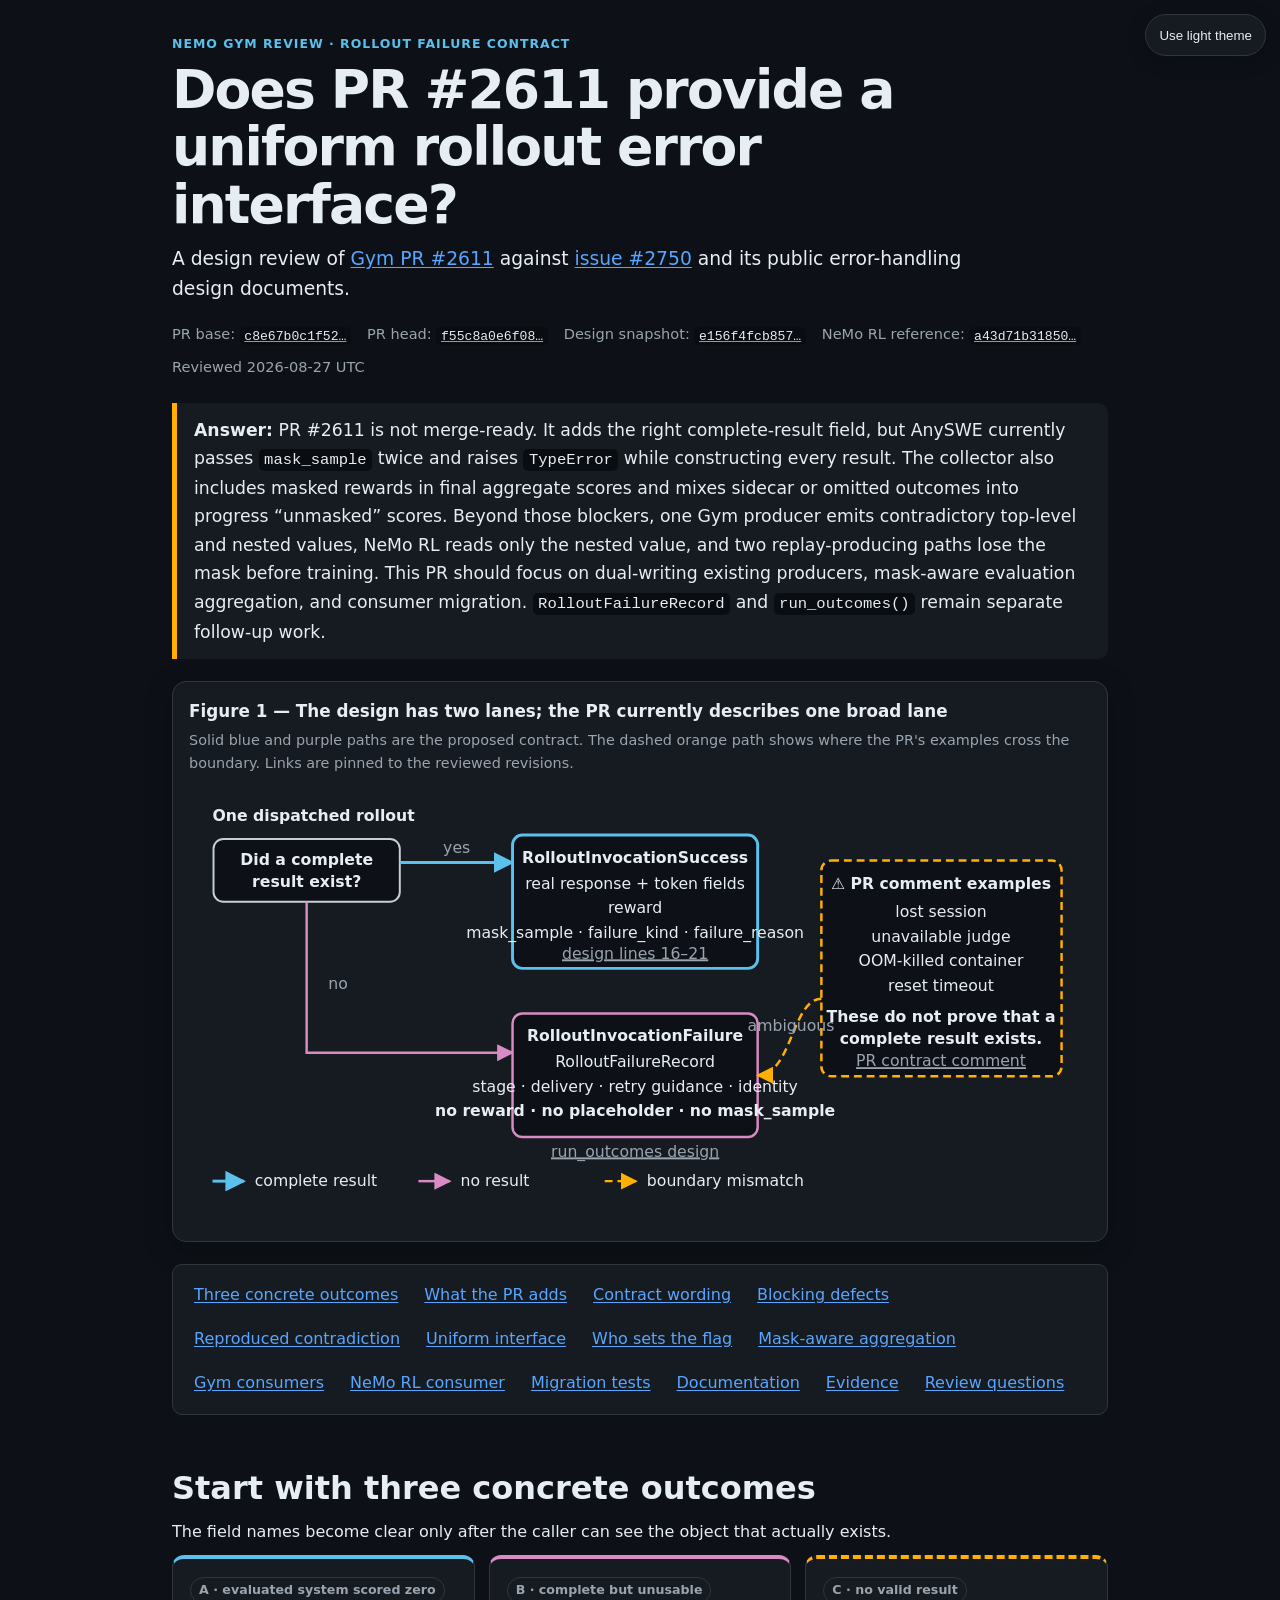
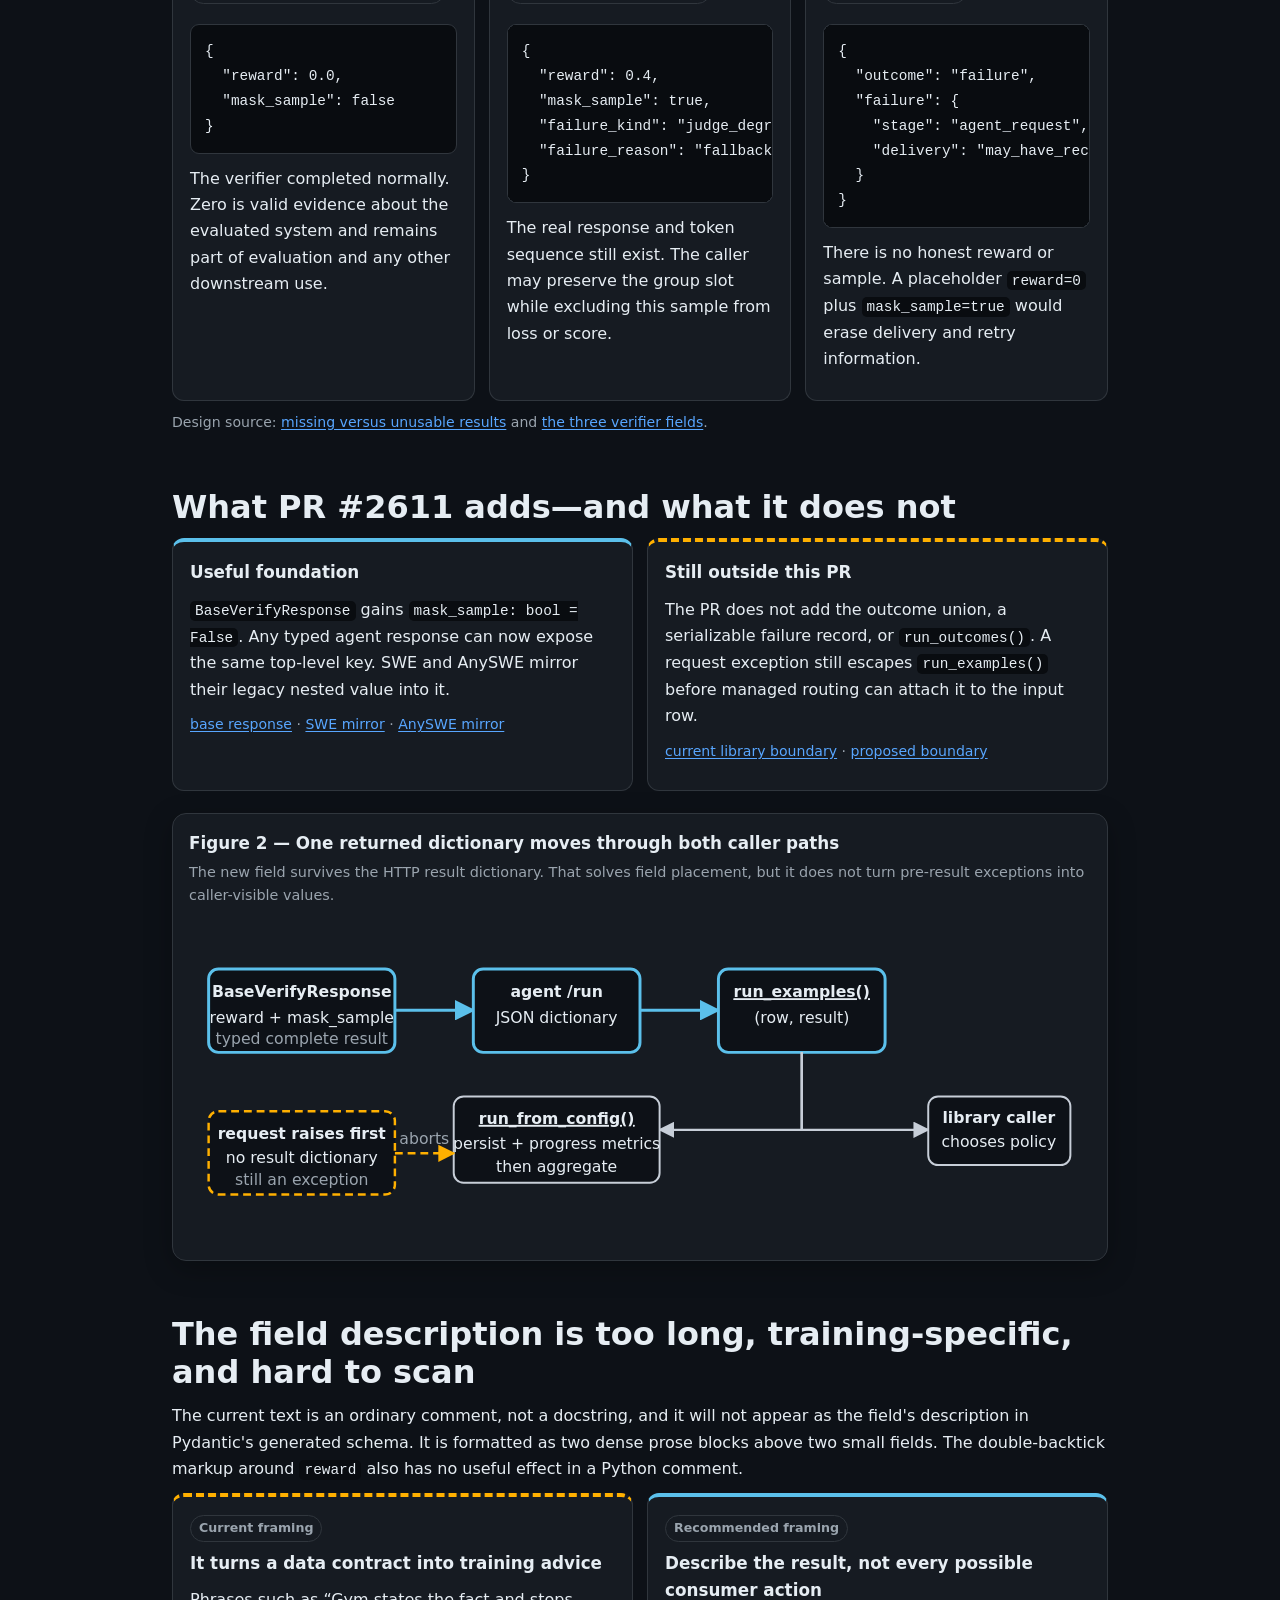
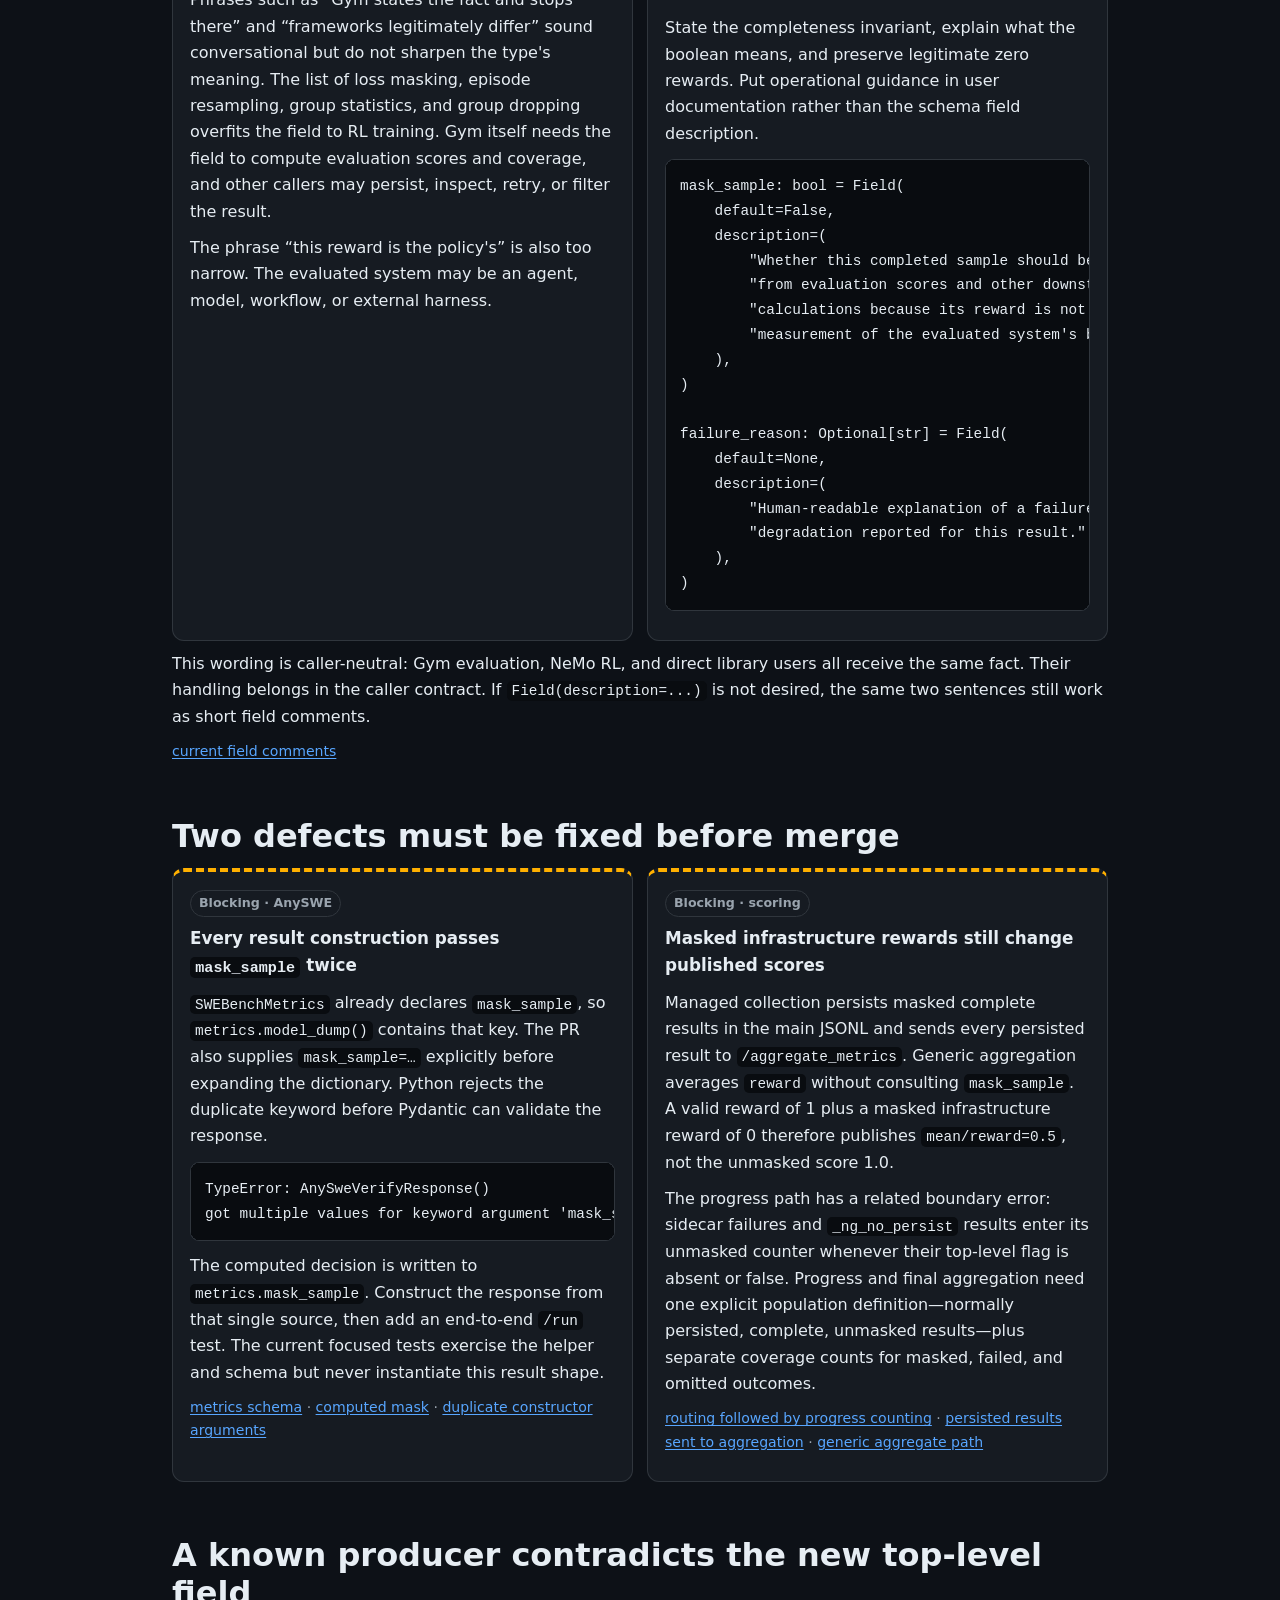
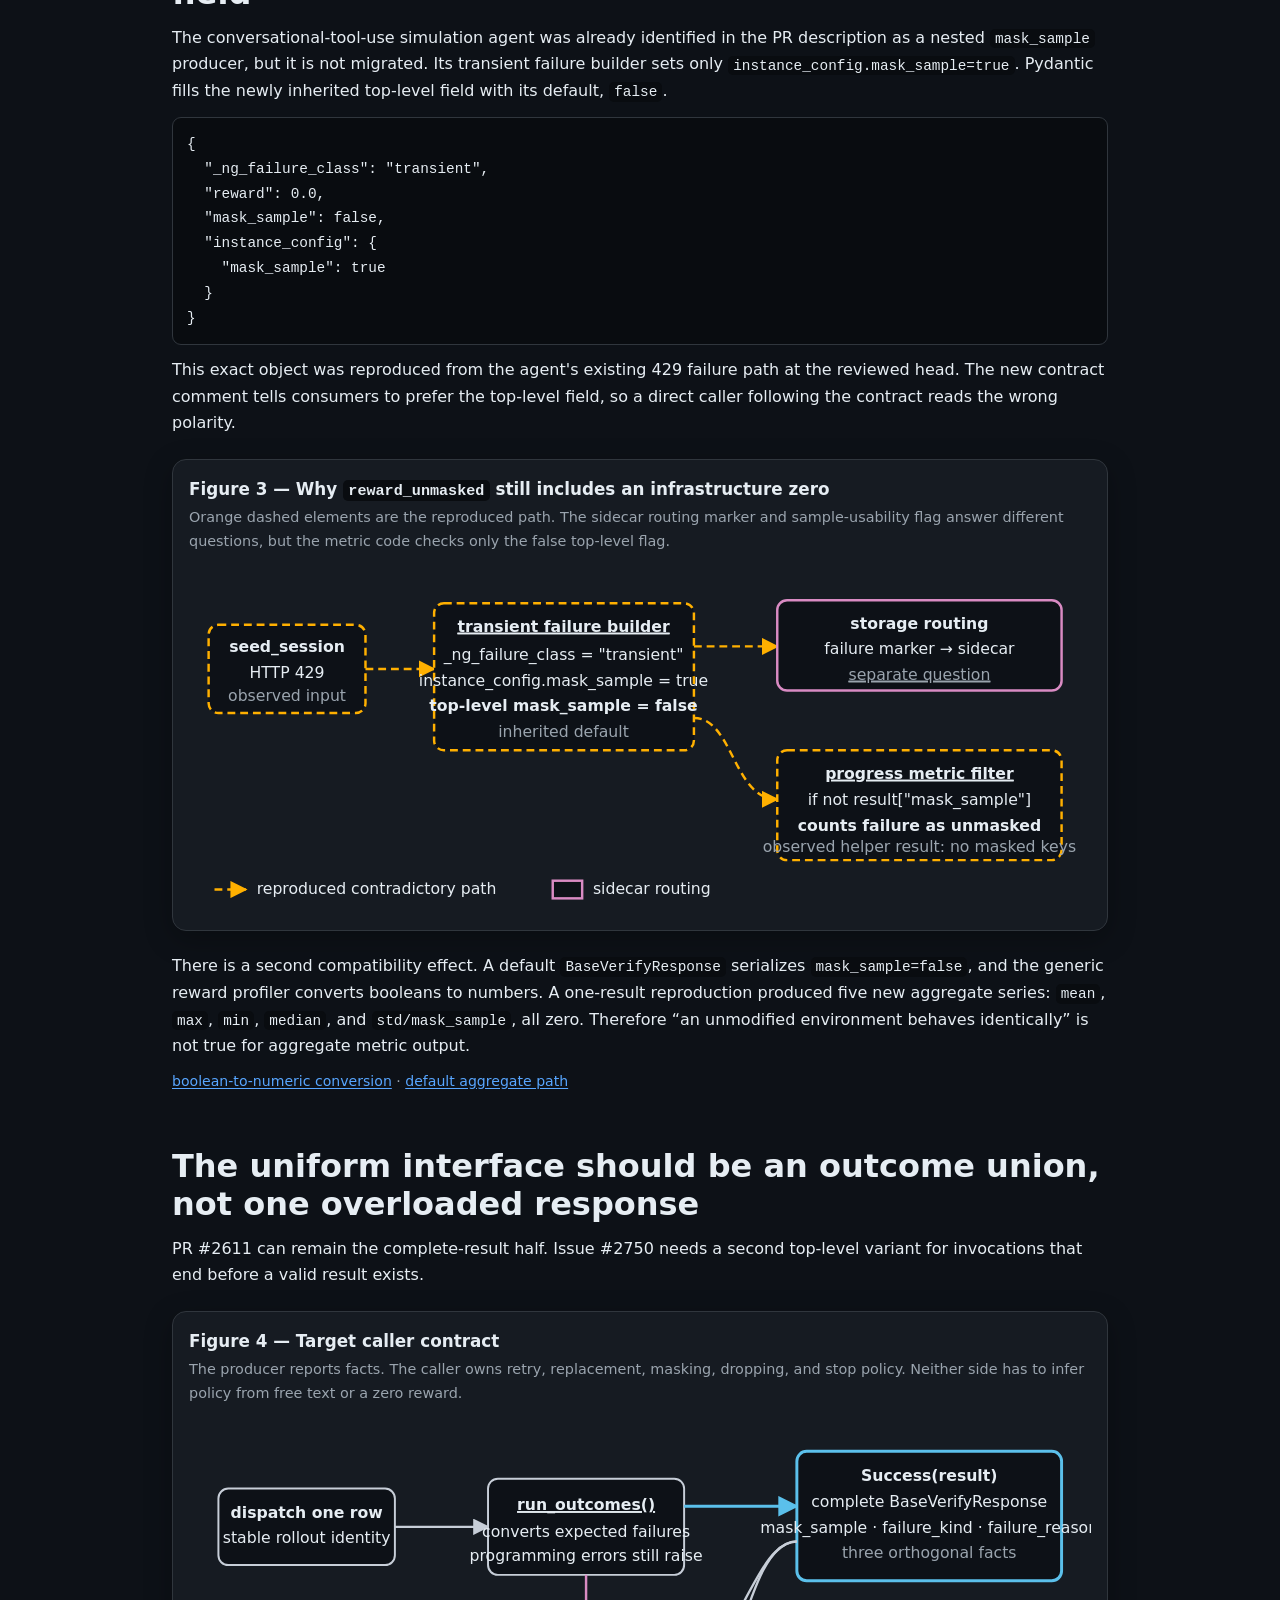
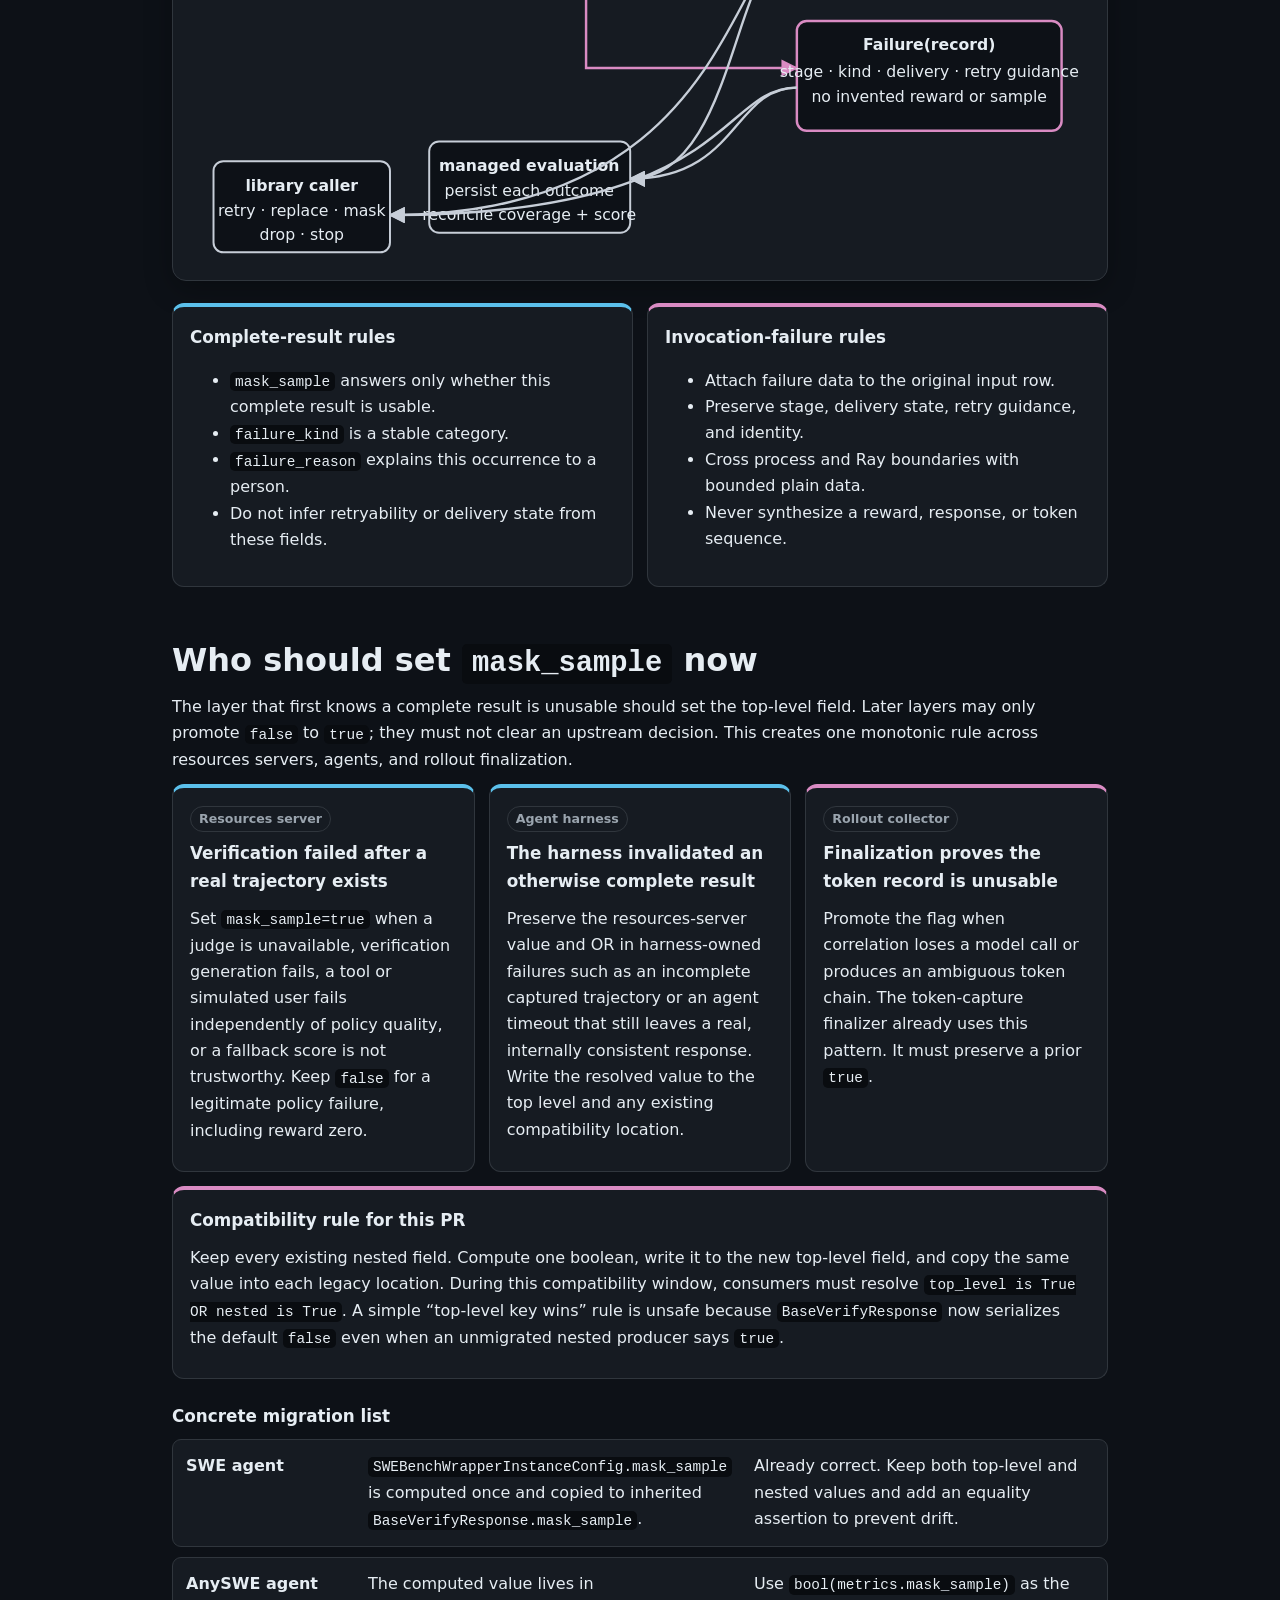
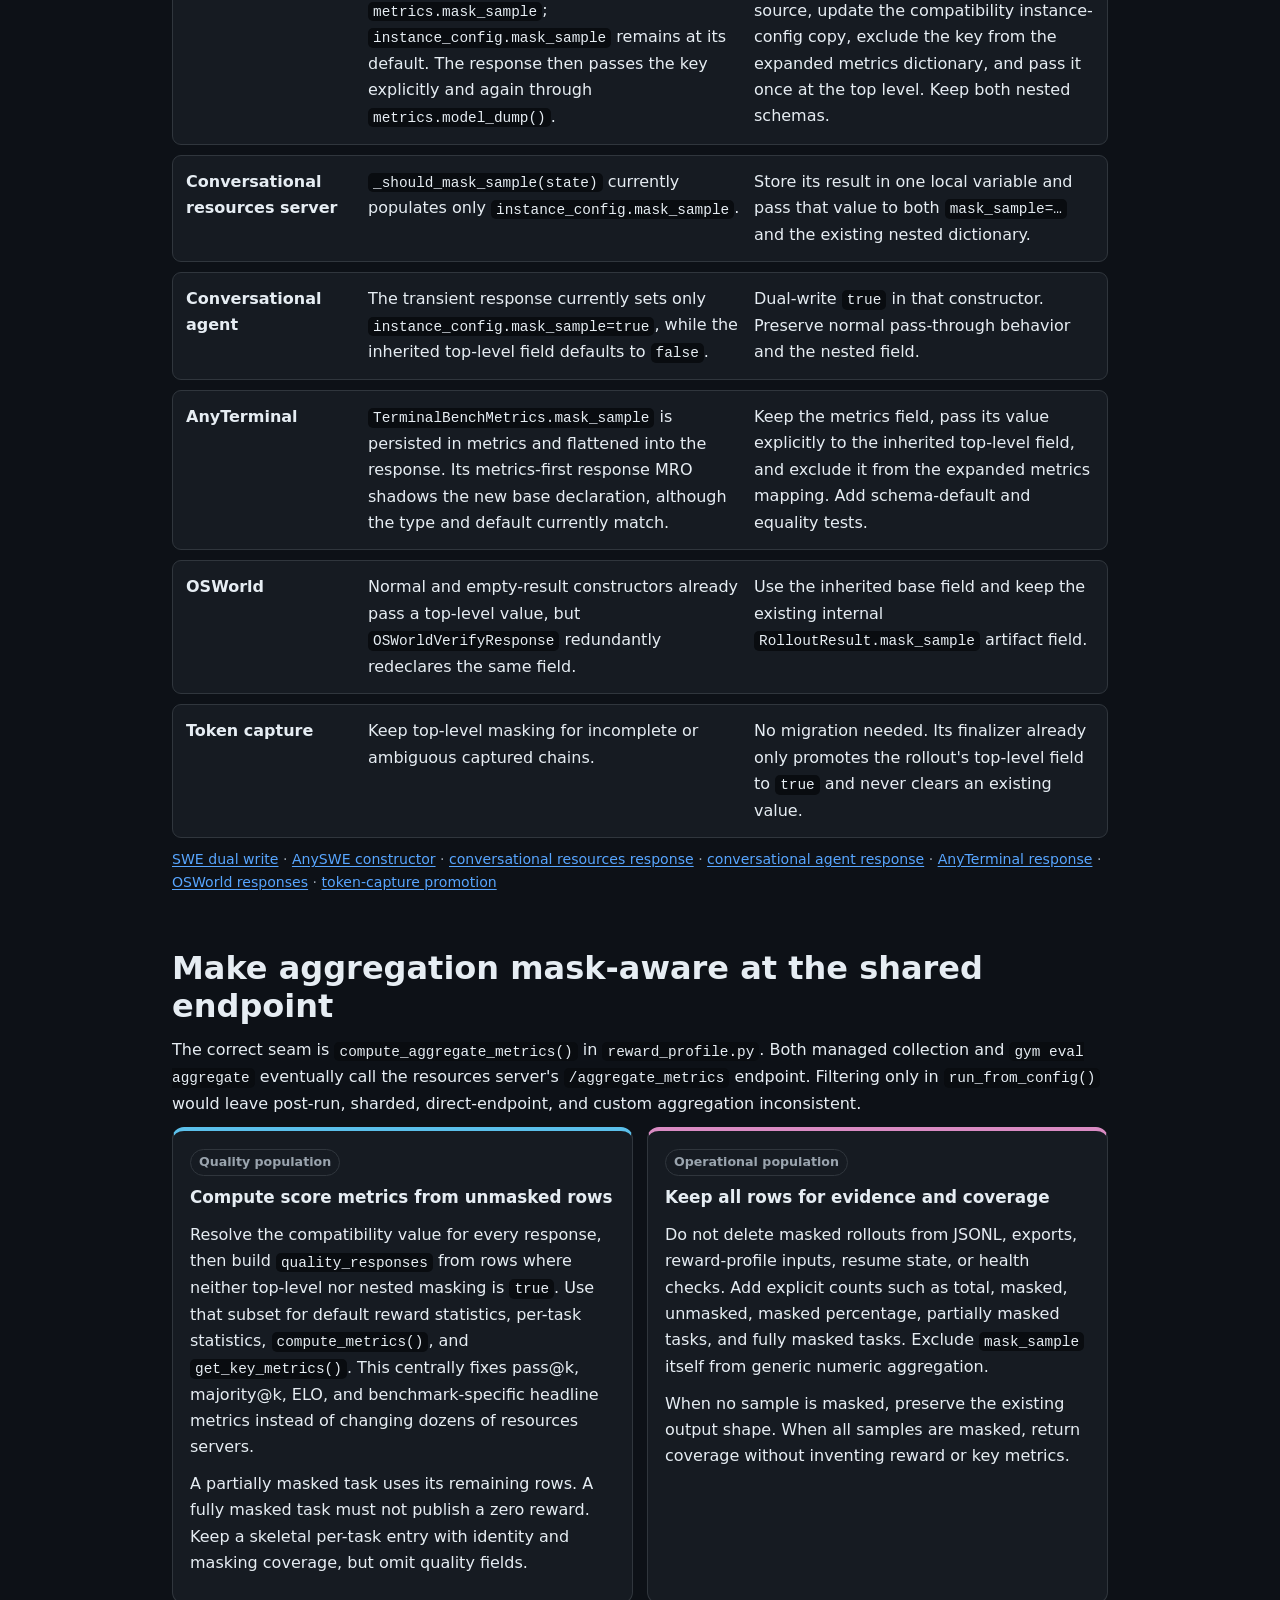
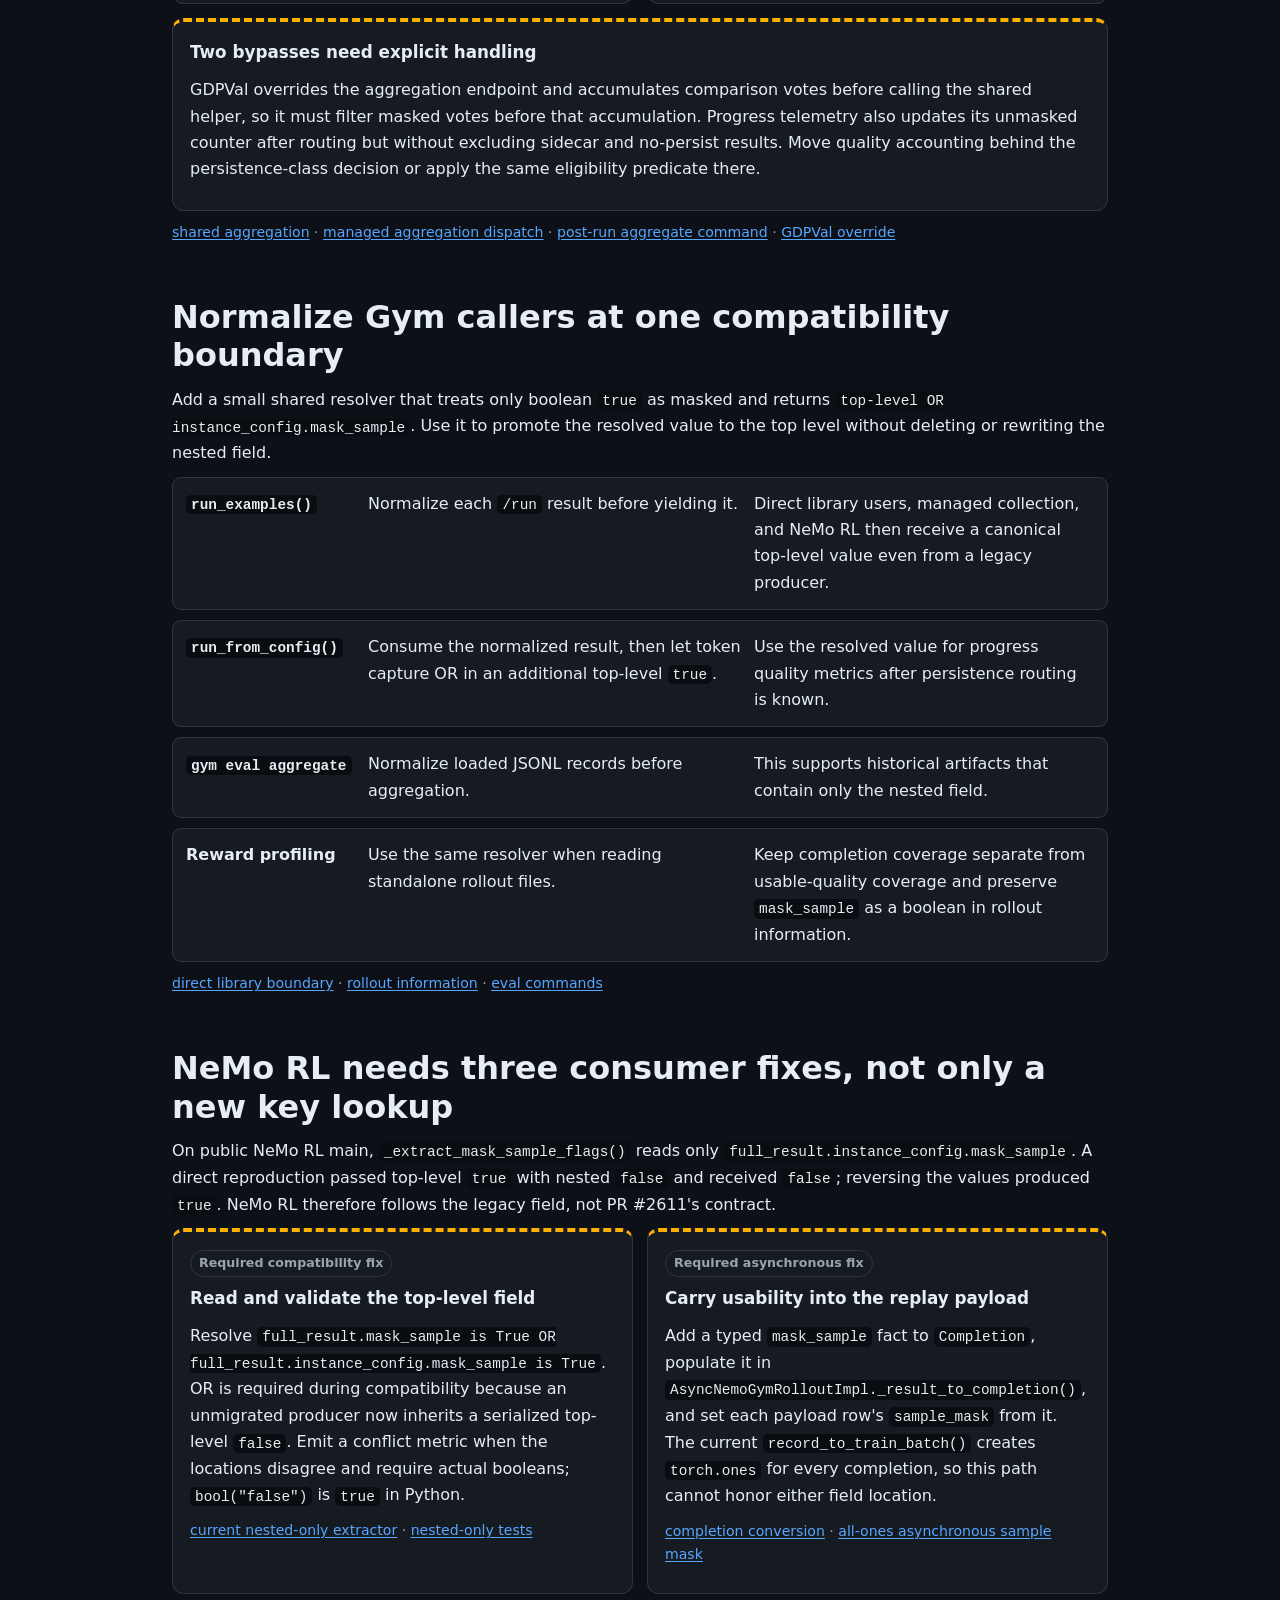
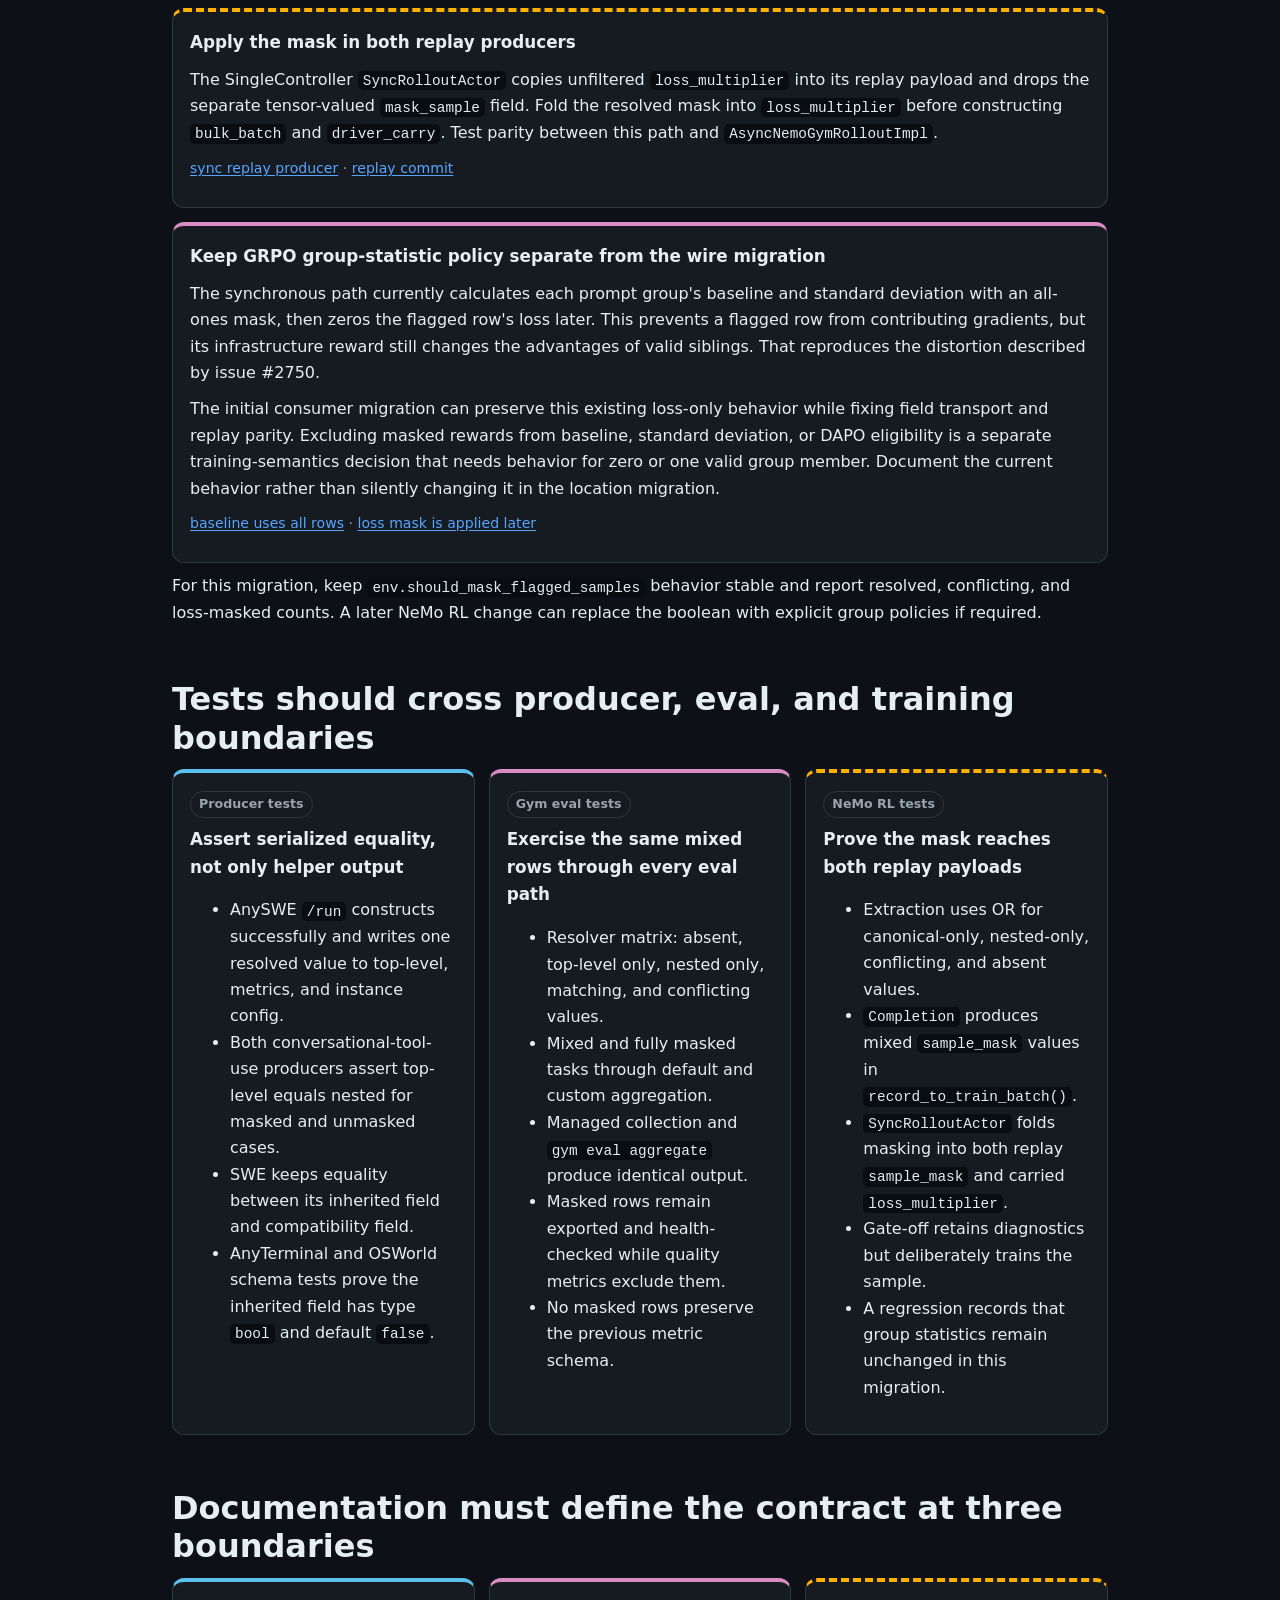
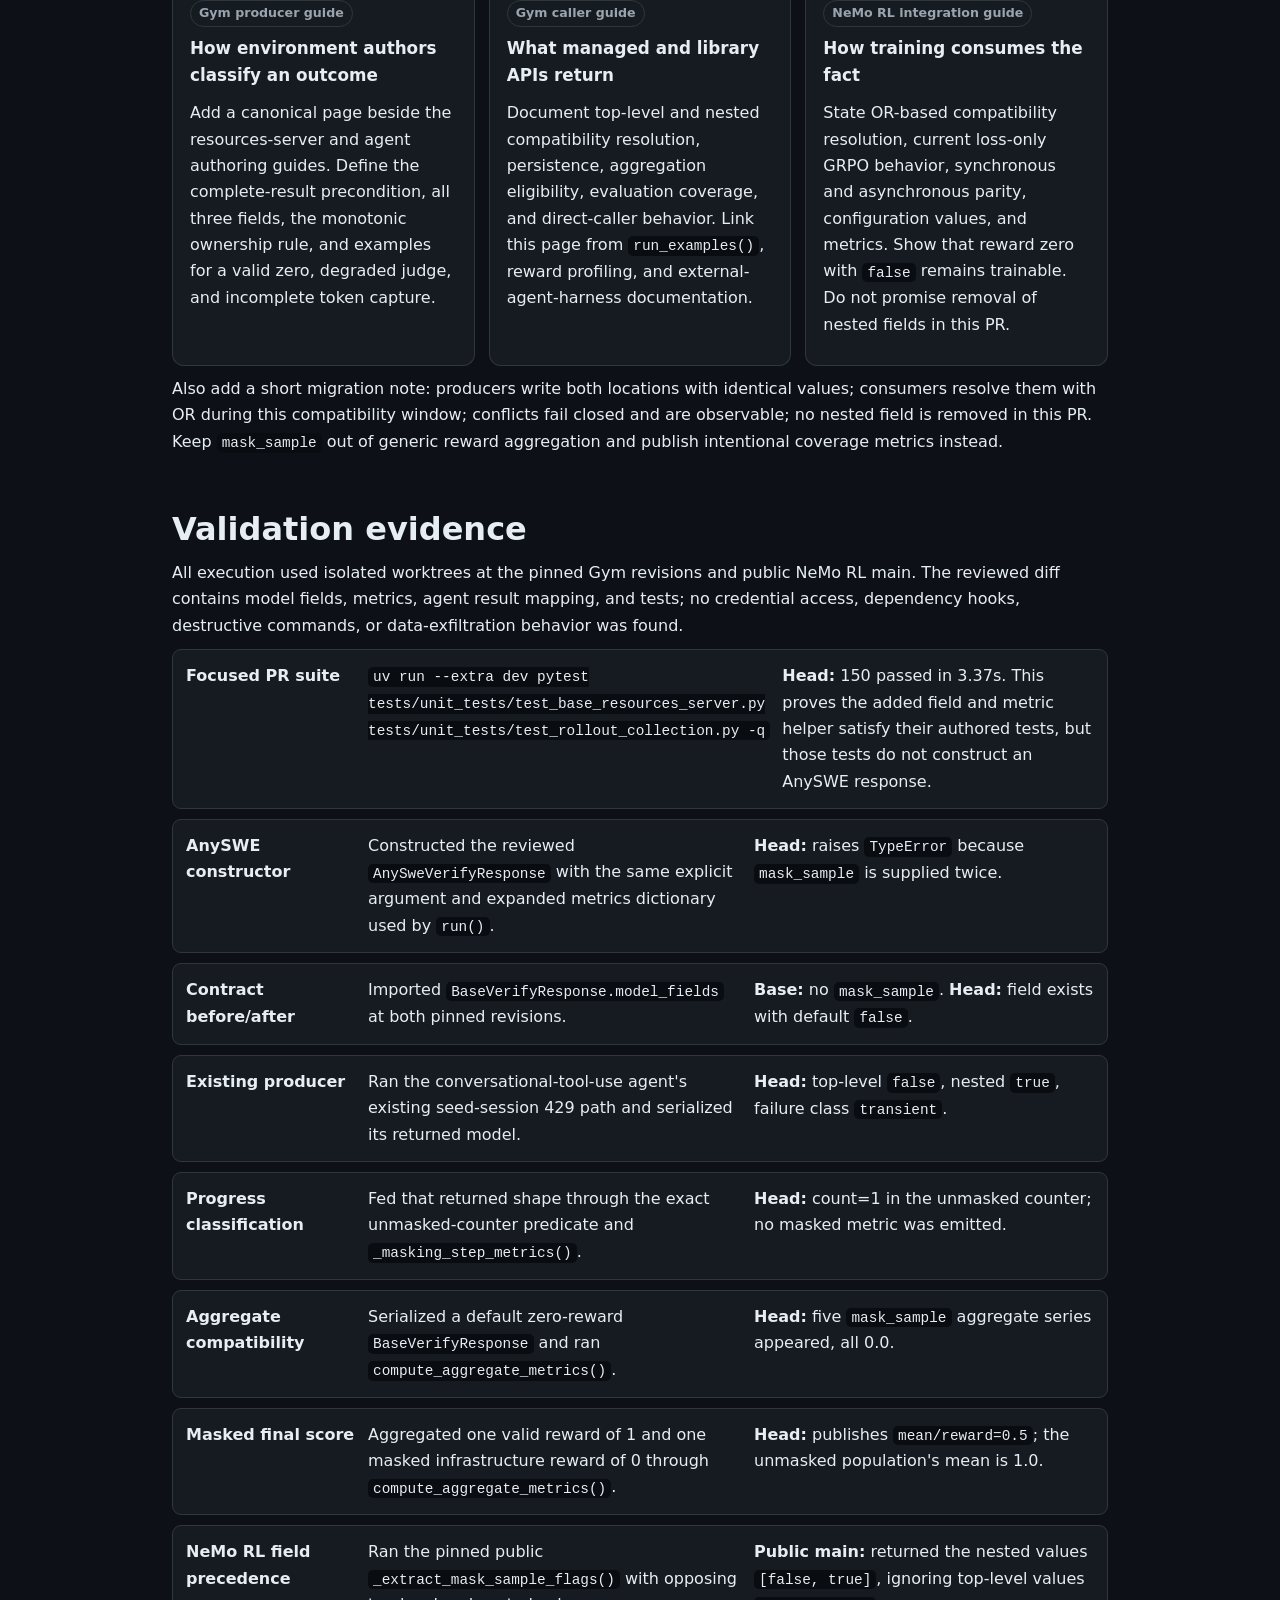
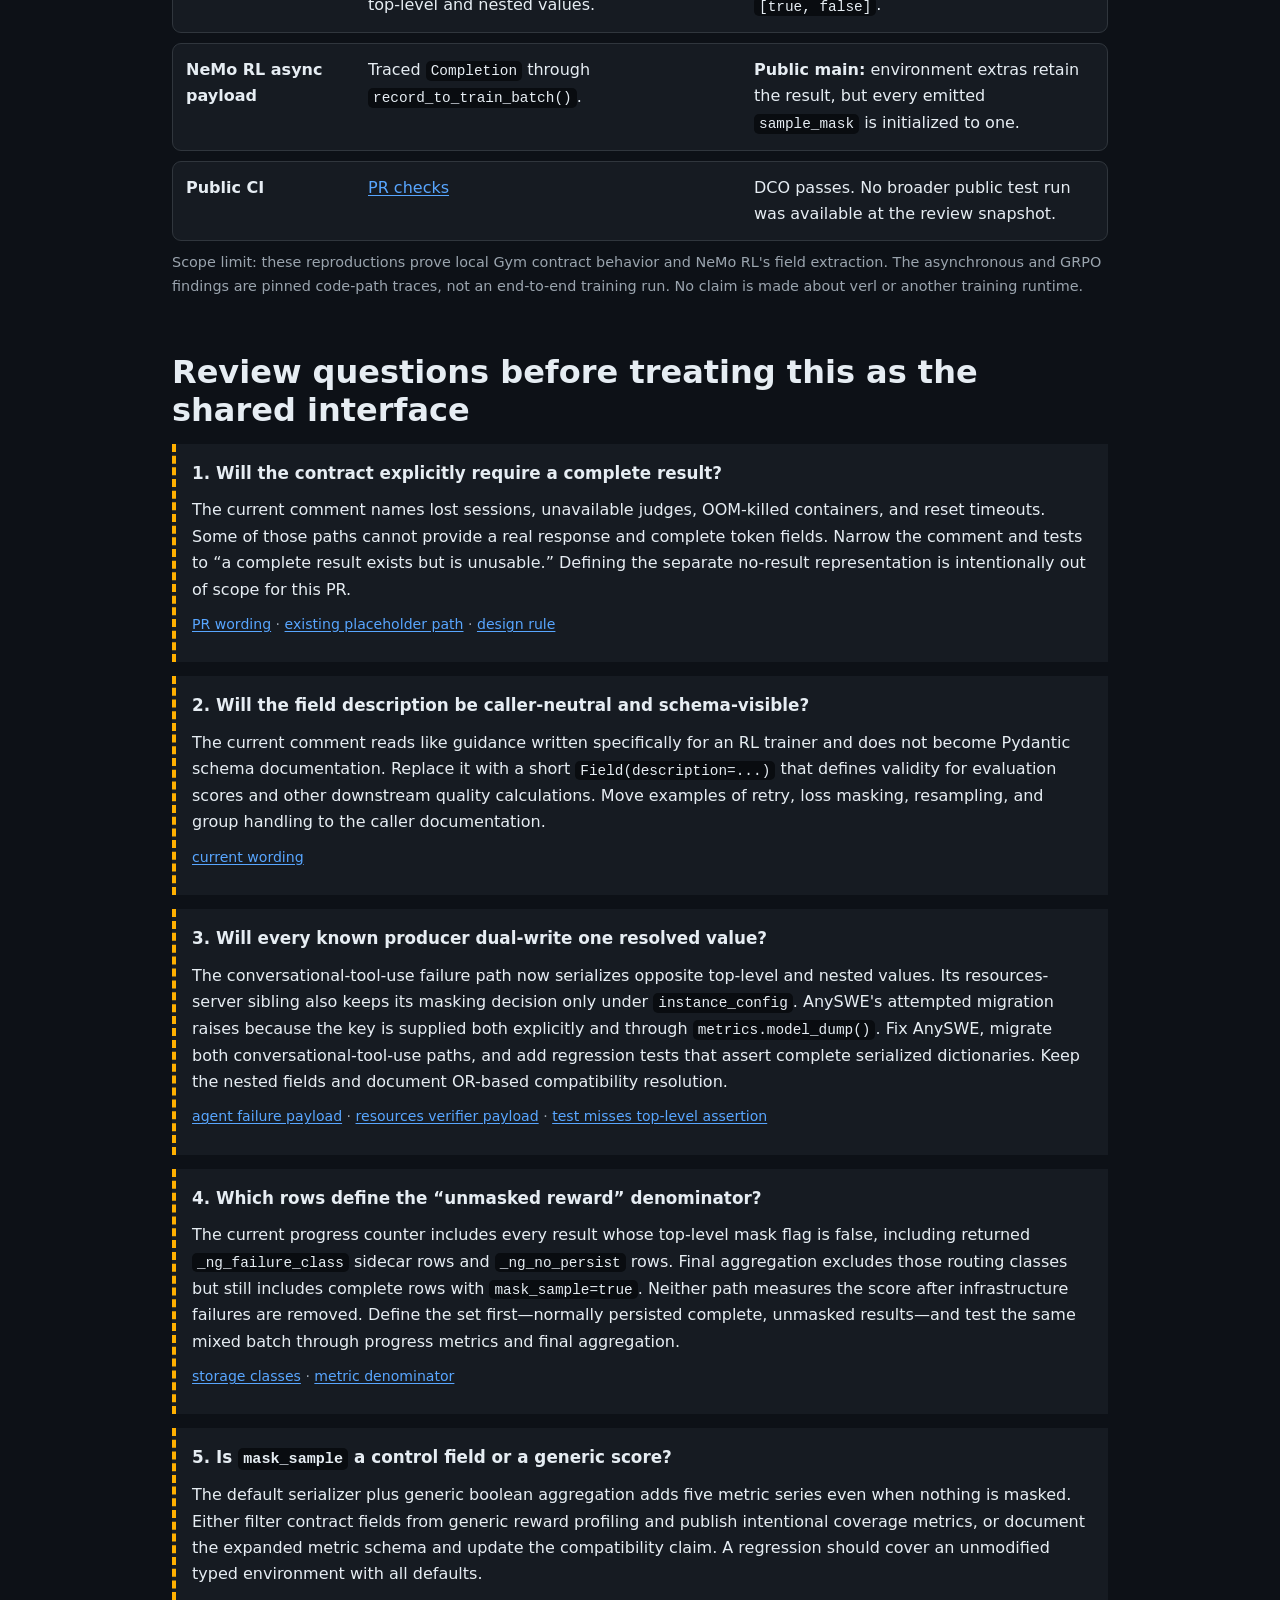
<file: pr-reviews/nvidia-nemo-gym/pr-2611-uniform-error-interface-deep-dive.html>
<!doctype html>
<html lang="en">
<head>
  <meta charset="utf-8">
  <meta name="viewport" content="width=device-width, initial-scale=1">
  <title>Does Gym PR #2611 provide a uniform rollout error interface?</title>
  <script>
    (() => {
      try {
        if (localStorage.getItem("engineering-notes-theme") === "light") {
          document.documentElement.dataset.theme = "light";
        }
      } catch {}
    })();
  </script>
  <style>
    :root {
      --bg: #0d1117;
      --surface: #161b22;
      --surface-2: #1c2128;
      --border: #30363d;
      --text: #e6edf3;
      --dim: #9aa4ae;
      --accent: #58a6ff;
      --diagram-ok: #5bc0eb;
      --diagram-problem: #ffb000;
      --diagram-alt: #d98bc3;
      --diagram-neutral: #c7ced8;
      --code-bg: #090c10;
      --shadow: rgba(0, 0, 0, .28);
    }
    :root[data-theme="light"] {
      --bg: #ffffff;
      --surface: #f6f8fa;
      --surface-2: #eef1f4;
      --border: #d0d7de;
      --text: #1f2328;
      --dim: #59636e;
      --accent: #0969da;
      --diagram-ok: #005a8d;
      --diagram-problem: #9a4d00;
      --diagram-alt: #7a3e6d;
      --diagram-neutral: #4b5563;
      --code-bg: #f0f3f6;
      --shadow: rgba(31, 35, 40, .12);
    }
    * { box-sizing: border-box; }
    html { scroll-behavior: smooth; }
    body {
      margin: 0;
      background: var(--bg);
      color: var(--text);
      font: 16px/1.65 system-ui, -apple-system, BlinkMacSystemFont, "Segoe UI", sans-serif;
    }
    a { color: var(--accent); text-decoration: underline; text-underline-offset: 2px; }
    a:hover { text-decoration-thickness: 2px; }
    .wrap { max-width: 980px; margin: 0 auto; padding: 34px 22px 72px; }
    .theme-toggle {
      position: fixed; z-index: 10; top: 14px; right: 14px;
      min-height: 42px; padding: 9px 13px;
      border: 1px solid var(--border); border-radius: 999px;
      color: var(--text); background: var(--surface);
      box-shadow: 0 4px 18px var(--shadow); cursor: pointer;
    }
    h1 { max-width: 870px; margin: 6px 0 10px; font-size: clamp(2rem, 5vw, 3.35rem); line-height: 1.08; letter-spacing: -.035em; }
    h2 { margin: 54px 0 12px; font-size: clamp(1.45rem, 3vw, 2rem); line-height: 1.2; }
    h3 { margin: 0 0 8px; font-size: 1.05rem; }
    p { margin: 10px 0; }
    .eyebrow { color: var(--diagram-ok); font-weight: 750; letter-spacing: .08em; text-transform: uppercase; font-size: .78rem; }
    .lede { max-width: 840px; font-size: 1.17rem; line-height: 1.6; }
    .provenance {
      display: flex; flex-wrap: wrap; gap: 8px 16px; margin: 18px 0 24px;
      color: var(--dim); font-size: .91rem;
    }
    .answer {
      border-left: 5px solid var(--diagram-problem); padding: 13px 17px;
      background: var(--surface); border-radius: 0 10px 10px 0;
      font-size: 1.08rem;
    }
    .figure {
      margin: 22px 0; padding: 16px;
      border: 1px solid var(--border); border-radius: 14px;
      background: var(--surface); box-shadow: 0 8px 28px var(--shadow);
      overflow-x: auto;
    }
    .figure h3 { margin-bottom: 3px; }
    .caption { color: var(--dim); font-size: .9rem; margin: 3px 0 12px; }
    svg { display: block; width: 100%; min-width: 760px; height: auto; }
    svg text { fill: var(--text); font-family: system-ui, sans-serif; }
    svg .dim { fill: var(--dim); }
    svg .box { fill: var(--bg); stroke: var(--diagram-neutral); stroke-width: 2; }
    svg .active { fill: var(--bg); stroke: var(--diagram-ok); stroke-width: 3; }
    svg .alt { fill: var(--bg); stroke: var(--diagram-alt); stroke-width: 2.5; }
    svg .warning { fill: var(--bg); stroke: var(--diagram-problem); stroke-width: 2.5; stroke-dasharray: 8 5; }
    svg .arrow { fill: none; stroke: var(--diagram-neutral); stroke-width: 2.4; marker-end: url(#arrow); }
    svg .ok-arrow { fill: none; stroke: var(--diagram-ok); stroke-width: 3; marker-end: url(#arrow-ok); }
    svg .alt-arrow { fill: none; stroke: var(--diagram-alt); stroke-width: 2.5; marker-end: url(#arrow-alt); }
    svg .dash-arrow { fill: none; stroke: var(--diagram-problem); stroke-width: 2.5; stroke-dasharray: 8 5; marker-end: url(#arrow-warn); }
    .toc {
      display: flex; flex-wrap: wrap; gap: 8px; padding: 12px;
      border: 1px solid var(--border); border-radius: 10px; background: var(--surface);
    }
    .toc a { padding: 5px 9px; }
    .grid-2, .grid-3 { display: grid; gap: 14px; }
    .grid-2 { grid-template-columns: repeat(2, minmax(0, 1fr)); }
    .grid-3 { grid-template-columns: repeat(3, minmax(0, 1fr)); }
    .card {
      padding: 17px; border: 1px solid var(--border); border-radius: 12px; background: var(--surface);
    }
    .card.ok { border-top: 4px solid var(--diagram-ok); }
    .card.alt { border-top: 4px solid var(--diagram-alt); }
    .card.warn { border-top: 4px dashed var(--diagram-problem); }
    .label {
      display: inline-block; padding: 2px 8px; margin-bottom: 8px;
      border: 1px solid var(--border); border-radius: 999px; color: var(--dim); font-size: .79rem; font-weight: 700;
    }
    code {
      padding: .12em .35em; border-radius: 5px;
      color: var(--text); background: var(--code-bg); font-size: .9em;
    }
    pre {
      margin: 12px 0; padding: 14px; overflow-x: auto;
      border: 1px solid var(--border); border-radius: 9px; background: var(--code-bg);
      color: var(--text); line-height: 1.55;
    }
    pre code { padding: 0; background: none; }
    .trace { display: grid; gap: 0; margin: 18px 0; }
    .trace-step {
      position: relative; margin-left: 17px; padding: 4px 0 20px 28px;
      border-left: 2px solid var(--diagram-neutral);
    }
    .trace-step:last-child { border-left-color: transparent; padding-bottom: 0; }
    .trace-step::before {
      content: ""; position: absolute; left: -7px; top: 9px; width: 12px; height: 12px;
      border: 2px solid var(--diagram-ok); border-radius: 50%; background: var(--bg);
    }
    .trace-step.warn::before { border-color: var(--diagram-problem); border-style: dashed; }
    .trace-step strong { display: block; }
    .source { font-size: .88rem; color: var(--dim); }
    .ledger { display: grid; gap: 10px; }
    .ledger-row {
      display: grid; grid-template-columns: 170px 1.1fr 1fr; gap: 12px;
      padding: 13px; border: 1px solid var(--border); border-radius: 9px; background: var(--surface);
    }
    .ledger-row > :first-child { font-weight: 750; }
    .question { margin: 14px 0; padding: 16px; border-left: 4px dashed var(--diagram-problem); background: var(--surface); }
    .small { color: var(--dim); font-size: .9rem; }
    footer { margin-top: 56px; padding-top: 20px; border-top: 1px solid var(--border); color: var(--dim); }
    @media (max-width: 720px) {
      .wrap { padding: 62px 16px 52px; }
      .grid-2, .grid-3 { grid-template-columns: 1fr; }
      .ledger-row { grid-template-columns: 1fr; gap: 4px; }
      .theme-toggle { top: 10px; right: 10px; }
    }
  </style>
</head>
<body>
  <button class="theme-toggle" type="button" aria-label="Toggle color theme">Use light theme</button>
  <main class="wrap">
    <div class="eyebrow">NeMo Gym review · rollout failure contract</div>
    <h1>Does PR #2611 provide a uniform rollout error interface?</h1>
    <p class="lede">A design review of <a href="https://github.com/NVIDIA-NeMo/Gym/pull/2611">Gym PR #2611</a> against <a href="https://github.com/NVIDIA-NeMo/Gym/issues/2750">issue #2750</a> and its public error-handling design documents.</p>
    <div class="provenance">
      <span>PR base: <a href="https://github.com/NVIDIA-NeMo/Gym/commit/c8e67b0c1f52641f0f6ce576f2300b9305ef8d92"><code>c8e67b0c1f52…</code></a></span>
      <span>PR head: <a href="https://github.com/NVIDIA-NeMo/Gym/commit/f55c8a0e6f086cbb6b44c8d3fa8932b526af5ab1"><code>f55c8a0e6f08…</code></a></span>
      <span>Design snapshot: <a href="https://github.com/ananthsub/Gym/commit/e156f4fcb8571b101400f52a3aa42f4b221a75bc"><code>e156f4fcb857…</code></a></span>
      <span>NeMo RL reference: <a href="https://github.com/NVIDIA-NeMo/RL/commit/a43d71b31850e4420fbf48a7da74088e84116f25"><code>a43d71b31850…</code></a></span>
      <span>Reviewed 2026-08-27 UTC</span>
    </div>

    <div class="answer"><strong>Answer:</strong> PR #2611 is not merge-ready. It adds the right complete-result field, but AnySWE currently passes <code>mask_sample</code> twice and raises <code>TypeError</code> while constructing every result. The collector also includes masked rewards in final aggregate scores and mixes sidecar or omitted outcomes into progress “unmasked” scores. Beyond those blockers, one Gym producer emits contradictory top-level and nested values, NeMo RL reads only the nested value, and two replay-producing paths lose the mask before training. This PR should focus on dual-writing existing producers, mask-aware evaluation aggregation, and consumer migration. <code>RolloutFailureRecord</code> and <code>run_outcomes()</code> remain separate follow-up work.</div>

    <div class="figure">
      <h3>Figure 1 — The design has two lanes; the PR currently describes one broad lane</h3>
      <p class="caption">Solid blue and purple paths are the proposed contract. The dashed orange path shows where the PR's examples cross the boundary. Links are pinned to the reviewed revisions.</p>
      <svg viewBox="0 0 920 445" role="img" aria-labelledby="fig1-title fig1-desc">
        <title id="fig1-title">Two rollout outcome lanes compared with PR 2611</title>
        <desc id="fig1-desc">A complete result may carry mask sample, failure kind, and failure reason. A missing result must carry a rollout failure record. The pull request comment lists lost session and OOM examples under mask sample, which can include missing-result cases.</desc>
        <defs>
          <marker id="arrow" viewBox="0 0 10 10" refX="9" refY="5" markerWidth="7" markerHeight="7" orient="auto-start-reverse"><path d="M 0 0 L 10 5 L 0 10 z" fill="var(--diagram-neutral)"/></marker>
          <marker id="arrow-ok" viewBox="0 0 10 10" refX="9" refY="5" markerWidth="7" markerHeight="7" orient="auto-start-reverse"><path d="M 0 0 L 10 5 L 0 10 z" fill="var(--diagram-ok)"/></marker>
          <marker id="arrow-alt" viewBox="0 0 10 10" refX="9" refY="5" markerWidth="7" markerHeight="7" orient="auto-start-reverse"><path d="M 0 0 L 10 5 L 0 10 z" fill="var(--diagram-alt)"/></marker>
          <marker id="arrow-warn" viewBox="0 0 10 10" refX="9" refY="5" markerWidth="7" markerHeight="7" orient="auto-start-reverse"><path d="M 0 0 L 10 5 L 0 10 z" fill="var(--diagram-problem)"/></marker>
        </defs>
        <text x="24" y="34" font-weight="750">One dispatched rollout</text>
        <rect class="box" x="25" y="52" width="190" height="64" rx="10"/>
        <text x="120" y="79" text-anchor="middle" font-weight="700">Did a complete</text>
        <text x="120" y="101" text-anchor="middle" font-weight="700">result exist?</text>

        <path class="ok-arrow" d="M215 76 H330"/>
        <text x="273" y="66" text-anchor="middle" class="dim">yes</text>
        <rect class="active" x="330" y="48" width="250" height="136" rx="10"/>
        <text x="455" y="76" text-anchor="middle" font-weight="750">RolloutInvocationSuccess</text>
        <text x="455" y="103" text-anchor="middle">real response + token fields</text>
        <text x="455" y="128" text-anchor="middle">reward</text>
        <text x="455" y="153" text-anchor="middle">mask_sample · failure_kind · failure_reason</text>
        <a href="https://github.com/ananthsub/Gym/blob/e156f4fcb8571b101400f52a3aa42f4b221a75bc/investigations/nemo-gym-error-handling-future.md#L16-L21"><text x="455" y="174" text-anchor="middle" text-decoration="underline" class="dim">design lines 16–21</text></a>

        <path class="alt-arrow" d="M120 116 V270 H330"/>
        <text x="142" y="205" class="dim">no</text>
        <rect class="alt" x="330" y="230" width="250" height="126" rx="10"/>
        <text x="455" y="258" text-anchor="middle" font-weight="750">RolloutInvocationFailure</text>
        <text x="455" y="285" text-anchor="middle">RolloutFailureRecord</text>
        <text x="455" y="310" text-anchor="middle">stage · delivery · retry guidance · identity</text>
        <text x="455" y="335" text-anchor="middle" font-weight="700">no reward · no placeholder · no mask_sample</text>
        <a href="https://github.com/ananthsub/Gym/blob/e156f4fcb8571b101400f52a3aa42f4b221a75bc/investigations/nemo-gym-error-handling-future.md#L135-L144"><text x="455" y="376" text-anchor="middle" text-decoration="underline" class="dim">run_outcomes design</text></a>

        <rect class="warning" x="645" y="74" width="245" height="220" rx="10"/>
        <text x="767" y="103" text-anchor="middle" font-weight="750">⚠ PR comment examples</text>
        <text x="767" y="132" text-anchor="middle">lost session</text>
        <text x="767" y="157" text-anchor="middle">unavailable judge</text>
        <text x="767" y="182" text-anchor="middle">OOM-killed container</text>
        <text x="767" y="207" text-anchor="middle">reset timeout</text>
        <text x="767" y="239" text-anchor="middle" font-weight="700">These do not prove that a</text>
        <text x="767" y="261" text-anchor="middle" font-weight="700">complete result exists.</text>
        <a href="https://github.com/NVIDIA-NeMo/Gym/blob/f55c8a0e6f086cbb6b44c8d3fa8932b526af5ab1/nemo_gym/base_resources_server.py#L96-L114"><text x="767" y="284" text-anchor="middle" text-decoration="underline" class="dim">PR contract comment</text></a>
        <path class="dash-arrow" d="M645 215 C615 215 615 293 580 293"/>
        <text x="614" y="248" text-anchor="middle" class="dim">ambiguous</text>

        <g transform="translate(24 401)">
          <line x1="0" y1="0" x2="32" y2="0" class="ok-arrow"/><text x="43" y="5">complete result</text>
          <line x1="210" y1="0" x2="242" y2="0" class="alt-arrow"/><text x="253" y="5">no result</text>
          <line x1="400" y1="0" x2="432" y2="0" class="dash-arrow"/><text x="443" y="5">boundary mismatch</text>
        </g>
      </svg>
    </div>

    <nav class="toc" aria-label="Page sections">
      <a href="#example">Three concrete outcomes</a>
      <a href="#change">What the PR adds</a>
      <a href="#wording">Contract wording</a>
      <a href="#blockers">Blocking defects</a>
      <a href="#contradiction">Reproduced contradiction</a>
      <a href="#interface">Uniform interface</a>
      <a href="#producers">Who sets the flag</a>
      <a href="#aggregation">Mask-aware aggregation</a>
      <a href="#gym-consumers">Gym consumers</a>
      <a href="#nemo-rl">NeMo RL consumer</a>
      <a href="#migration-tests">Migration tests</a>
      <a href="#documentation">Documentation</a>
      <a href="#evidence">Evidence</a>
      <a href="#questions">Review questions</a>
    </nav>

    <section id="example">
      <h2>Start with three concrete outcomes</h2>
      <p>The field names become clear only after the caller can see the object that actually exists.</p>
      <div class="grid-3">
        <article class="card ok">
          <span class="label">A · evaluated system scored zero</span>
          <pre><code>{
  "reward": 0.0,
  "mask_sample": false
}</code></pre>
          <p>The verifier completed normally. Zero is valid evidence about the evaluated system and remains part of evaluation and any other downstream use.</p>
        </article>
        <article class="card alt">
          <span class="label">B · complete but unusable</span>
          <pre><code>{
  "reward": 0.4,
  "mask_sample": true,
  "failure_kind": "judge_degraded",
  "failure_reason": "fallback judge"
}</code></pre>
          <p>The real response and token sequence still exist. The caller may preserve the group slot while excluding this sample from loss or score.</p>
        </article>
        <article class="card warn">
          <span class="label">C · no valid result</span>
          <pre><code>{
  "outcome": "failure",
  "failure": {
    "stage": "agent_request",
    "delivery": "may_have_received"
  }
}</code></pre>
          <p>There is no honest reward or sample. A placeholder <code>reward=0</code> plus <code>mask_sample=true</code> would erase delivery and retry information.</p>
        </article>
      </div>
      <p class="source">Design source: <a href="https://github.com/ananthsub/Gym/blob/e156f4fcb8571b101400f52a3aa42f4b221a75bc/investigations/nemo-gym-error-handling-future.md#L16-L21">missing versus unusable results</a> and <a href="https://github.com/ananthsub/Gym/blob/e156f4fcb8571b101400f52a3aa42f4b221a75bc/investigations/nemo-gym-error-handling-future.md#L72-L80">the three verifier fields</a>.</p>
    </section>

    <section id="change">
      <h2>What PR #2611 adds—and what it does not</h2>
      <div class="grid-2">
        <article class="card ok">
          <h3>Useful foundation</h3>
          <p><code>BaseVerifyResponse</code> gains <code>mask_sample: bool = False</code>. Any typed agent response can now expose the same top-level key. SWE and AnySWE mirror their legacy nested value into it.</p>
          <p class="source"><a href="https://github.com/NVIDIA-NeMo/Gym/blob/f55c8a0e6f086cbb6b44c8d3fa8932b526af5ab1/nemo_gym/base_resources_server.py#L96-L114">base response</a> · <a href="https://github.com/NVIDIA-NeMo/Gym/blob/f55c8a0e6f086cbb6b44c8d3fa8932b526af5ab1/responses_api_agents/swe_agents/app.py#L3930-L3946">SWE mirror</a> · <a href="https://github.com/NVIDIA-NeMo/Gym/blob/f55c8a0e6f086cbb6b44c8d3fa8932b526af5ab1/responses_api_agents/anyswe_agent/app.py#L683-L699">AnySWE mirror</a></p>
        </article>
        <article class="card warn">
          <h3>Still outside this PR</h3>
          <p>The PR does not add the outcome union, a serializable failure record, or <code>run_outcomes()</code>. A request exception still escapes <code>run_examples()</code> before managed routing can attach it to the input row.</p>
          <p class="source"><a href="https://github.com/NVIDIA-NeMo/Gym/blob/f55c8a0e6f086cbb6b44c8d3fa8932b526af5ab1/nemo_gym/rollout_collection.py#L1499-L1539">current library boundary</a> · <a href="https://github.com/ananthsub/Gym/blob/e156f4fcb8571b101400f52a3aa42f4b221a75bc/investigations/nemo-gym-error-handling-future.md#L135-L144">proposed boundary</a></p>
        </article>
      </div>

      <div class="figure">
        <h3>Figure 2 — One returned dictionary moves through both caller paths</h3>
        <p class="caption">The new field survives the HTTP result dictionary. That solves field placement, but it does not turn pre-result exceptions into caller-visible values.</p>
        <svg viewBox="0 0 920 330" role="img" aria-labelledby="fig2-title fig2-desc">
          <title id="fig2-title">Mask sample field path through managed and direct callers</title>
          <desc id="fig2-desc">A verifier result passes through an agent run and run examples. A library caller receives the dictionary directly. Managed collection persists the dictionary and computes progress and aggregate metrics. Exceptions before the dictionary still bypass both result paths.</desc>
          <defs>
            <marker id="arrow2" viewBox="0 0 10 10" refX="9" refY="5" markerWidth="7" markerHeight="7" orient="auto-start-reverse"><path d="M 0 0 L 10 5 L 0 10 z" fill="var(--diagram-neutral)"/></marker>
            <marker id="arrow2ok" viewBox="0 0 10 10" refX="9" refY="5" markerWidth="7" markerHeight="7" orient="auto-start-reverse"><path d="M 0 0 L 10 5 L 0 10 z" fill="var(--diagram-ok)"/></marker>
            <marker id="arrow2warn" viewBox="0 0 10 10" refX="9" refY="5" markerWidth="7" markerHeight="7" orient="auto-start-reverse"><path d="M 0 0 L 10 5 L 0 10 z" fill="var(--diagram-problem)"/></marker>
          </defs>
          <rect class="active" x="20" y="50" width="190" height="85" rx="10"/>
          <text x="115" y="79" text-anchor="middle" font-weight="750">BaseVerifyResponse</text>
          <text x="115" y="105" text-anchor="middle">reward + mask_sample</text>
          <text x="115" y="126" text-anchor="middle" class="dim">typed complete result</text>
          <path d="M210 92 H290" class="ok-arrow" style="marker-end:url(#arrow2ok)"/>
          <rect class="active" x="290" y="50" width="170" height="85" rx="10"/>
          <text x="375" y="79" text-anchor="middle" font-weight="750">agent /run</text>
          <text x="375" y="105" text-anchor="middle">JSON dictionary</text>
          <path d="M460 92 H540" class="ok-arrow" style="marker-end:url(#arrow2ok)"/>
          <rect class="active" x="540" y="50" width="170" height="85" rx="10"/>
          <a href="https://github.com/NVIDIA-NeMo/Gym/blob/f55c8a0e6f086cbb6b44c8d3fa8932b526af5ab1/nemo_gym/rollout_collection.py#L1499-L1539"><text x="625" y="79" text-anchor="middle" text-decoration="underline" font-weight="750">run_examples()</text></a>
          <text x="625" y="105" text-anchor="middle">(row, result)</text>

          <path d="M625 135 V214 H754" class="arrow" style="marker-end:url(#arrow2)"/>
          <rect class="box" x="754" y="180" width="145" height="70" rx="10"/>
          <text x="826" y="207" text-anchor="middle" font-weight="700">library caller</text>
          <text x="826" y="232" text-anchor="middle">chooses policy</text>

          <path d="M625 135 V214 H480" class="arrow" style="marker-end:url(#arrow2)"/>
          <rect class="box" x="270" y="180" width="210" height="88" rx="10"/>
          <a href="https://github.com/NVIDIA-NeMo/Gym/blob/f55c8a0e6f086cbb6b44c8d3fa8932b526af5ab1/nemo_gym/rollout_collection.py#L1082-L1237"><text x="375" y="208" text-anchor="middle" text-decoration="underline" font-weight="750">run_from_config()</text></a>
          <text x="375" y="234" text-anchor="middle">persist + progress metrics</text>
          <text x="375" y="257" text-anchor="middle">then aggregate</text>

          <rect class="warning" x="20" y="195" width="190" height="85" rx="10"/>
          <text x="115" y="223" text-anchor="middle" font-weight="750">request raises first</text>
          <text x="115" y="248" text-anchor="middle">no result dictionary</text>
          <text x="115" y="270" text-anchor="middle" class="dim">still an exception</text>
          <path d="M210 238 H270" class="dash-arrow" style="marker-end:url(#arrow2warn)"/>
          <text x="240" y="228" text-anchor="middle" class="dim">aborts</text>
        </svg>
      </div>
    </section>

    <section id="wording">
      <h2>The field description is too long, training-specific, and hard to scan</h2>
      <p>The current text is an ordinary comment, not a docstring, and it will not appear as the field's description in Pydantic's generated schema. It is formatted as two dense prose blocks above two small fields. The double-backtick markup around <code>reward</code> also has no useful effect in a Python comment.</p>
      <div class="grid-2">
        <article class="card warn">
          <span class="label">Current framing</span>
          <h3>It turns a data contract into training advice</h3>
          <p>Phrases such as “Gym states the fact and stops there” and “frameworks legitimately differ” sound conversational but do not sharpen the type's meaning. The list of loss masking, episode resampling, group statistics, and group dropping overfits the field to RL training. Gym itself needs the field to compute evaluation scores and coverage, and other callers may persist, inspect, retry, or filter the result.</p>
          <p>The phrase “this reward is the policy's” is also too narrow. The evaluated system may be an agent, model, workflow, or external harness.</p>
        </article>
        <article class="card ok">
          <span class="label">Recommended framing</span>
          <h3>Describe the result, not every possible consumer action</h3>
          <p>State the completeness invariant, explain what the boolean means, and preserve legitimate zero rewards. Put operational guidance in user documentation rather than the schema field description.</p>
          <pre><code>mask_sample: bool = Field(
    default=False,
    description=(
        "Whether this completed sample should be excluded "
        "from evaluation scores and other downstream quality "
        "calculations because its reward is not a valid "
        "measurement of the evaluated system's behavior."
    ),
)

failure_reason: Optional[str] = Field(
    default=None,
    description=(
        "Human-readable explanation of a failure or "
        "degradation reported for this result."
    ),
)</code></pre>
        </article>
      </div>
      <p>This wording is caller-neutral: Gym evaluation, NeMo RL, and direct library users all receive the same fact. Their handling belongs in the caller contract. If <code>Field(description=...)</code> is not desired, the same two sentences still work as short field comments.</p>
      <p class="source"><a href="https://github.com/NVIDIA-NeMo/Gym/blob/f55c8a0e6f086cbb6b44c8d3fa8932b526af5ab1/nemo_gym/base_resources_server.py#L96-L114">current field comments</a></p>
    </section>

    <section id="blockers">
      <h2>Two defects must be fixed before merge</h2>
      <div class="grid-2">
        <article class="card warn">
          <span class="label">Blocking · AnySWE</span>
          <h3>Every result construction passes <code>mask_sample</code> twice</h3>
          <p><code>SWEBenchMetrics</code> already declares <code>mask_sample</code>, so <code>metrics.model_dump()</code> contains that key. The PR also supplies <code>mask_sample=…</code> explicitly before expanding the dictionary. Python rejects the duplicate keyword before Pydantic can validate the response.</p>
          <pre><code>TypeError: AnySweVerifyResponse()
got multiple values for keyword argument 'mask_sample'</code></pre>
          <p>The computed decision is written to <code>metrics.mask_sample</code>. Construct the response from that single source, then add an end-to-end <code>/run</code> test. The current focused tests exercise the helper and schema but never instantiate this result shape.</p>
          <p class="source"><a href="https://github.com/NVIDIA-NeMo/Gym/blob/f55c8a0e6f086cbb6b44c8d3fa8932b526af5ab1/responses_api_agents/anyswe_agent/app.py#L43-L52">metrics schema</a> · <a href="https://github.com/NVIDIA-NeMo/Gym/blob/f55c8a0e6f086cbb6b44c8d3fa8932b526af5ab1/responses_api_agents/anyswe_agent/app.py#L604-L618">computed mask</a> · <a href="https://github.com/NVIDIA-NeMo/Gym/blob/f55c8a0e6f086cbb6b44c8d3fa8932b526af5ab1/responses_api_agents/anyswe_agent/app.py#L683-L698">duplicate constructor arguments</a></p>
        </article>
        <article class="card warn">
          <span class="label">Blocking · scoring</span>
          <h3>Masked infrastructure rewards still change published scores</h3>
          <p>Managed collection persists masked complete results in the main JSONL and sends every persisted result to <code>/aggregate_metrics</code>. Generic aggregation averages <code>reward</code> without consulting <code>mask_sample</code>. A valid reward of 1 plus a masked infrastructure reward of 0 therefore publishes <code>mean/reward=0.5</code>, not the unmasked score 1.0.</p>
          <p>The progress path has a related boundary error: sidecar failures and <code>_ng_no_persist</code> results enter its unmasked counter whenever their top-level flag is absent or false. Progress and final aggregation need one explicit population definition—normally persisted, complete, unmasked results—plus separate coverage counts for masked, failed, and omitted outcomes.</p>
          <p class="source"><a href="https://github.com/NVIDIA-NeMo/Gym/blob/f55c8a0e6f086cbb6b44c8d3fa8932b526af5ab1/nemo_gym/rollout_collection.py#L1150-L1197">routing followed by progress counting</a> · <a href="https://github.com/NVIDIA-NeMo/Gym/blob/f55c8a0e6f086cbb6b44c8d3fa8932b526af5ab1/nemo_gym/rollout_collection.py#L1254-L1267">persisted results sent to aggregation</a> · <a href="https://github.com/NVIDIA-NeMo/Gym/blob/f55c8a0e6f086cbb6b44c8d3fa8932b526af5ab1/nemo_gym/reward_profile.py#L655-L709">generic aggregate path</a></p>
        </article>
      </div>
    </section>

    <section id="contradiction">
      <h2>A known producer contradicts the new top-level field</h2>
      <p>The conversational-tool-use simulation agent was already identified in the PR description as a nested <code>mask_sample</code> producer, but it is not migrated. Its transient failure builder sets only <code>instance_config.mask_sample=true</code>. Pydantic fills the newly inherited top-level field with its default, <code>false</code>.</p>
      <pre><code>{
  "_ng_failure_class": "transient",
  "reward": 0.0,
  "mask_sample": false,
  "instance_config": {
    "mask_sample": true
  }
}</code></pre>
      <p>This exact object was reproduced from the agent's existing 429 failure path at the reviewed head. The new contract comment tells consumers to prefer the top-level field, so a direct caller following the contract reads the wrong polarity.</p>

      <div class="figure">
        <h3>Figure 3 — Why <code>reward_unmasked</code> still includes an infrastructure zero</h3>
        <p class="caption">Orange dashed elements are the reproduced path. The sidecar routing marker and sample-usability flag answer different questions, but the metric code checks only the false top-level flag.</p>
        <svg viewBox="0 0 920 355" role="img" aria-labelledby="fig3-title fig3-desc">
          <title id="fig3-title">Contradictory mask fields flow into unmasked metrics</title>
          <desc id="fig3-desc">A 429 during seed session creates a transient failure with nested mask true and top-level mask false. Managed routing places it in the failure sidecar, but the progress metric code counts it as unmasked because it checks only the top-level field.</desc>
          <defs>
            <marker id="arrow3" viewBox="0 0 10 10" refX="9" refY="5" markerWidth="7" markerHeight="7" orient="auto-start-reverse"><path d="M 0 0 L 10 5 L 0 10 z" fill="var(--diagram-problem)"/></marker>
          </defs>
          <rect class="warning" x="20" y="60" width="160" height="90" rx="10"/>
          <text x="100" y="88" text-anchor="middle" font-weight="750">seed_session</text>
          <text x="100" y="114" text-anchor="middle">HTTP 429</text>
          <text x="100" y="138" text-anchor="middle" class="dim">observed input</text>
          <path d="M180 105 H250" class="dash-arrow" style="marker-end:url(#arrow3)"/>

          <rect class="warning" x="250" y="38" width="265" height="150" rx="10"/>
          <a href="https://github.com/NVIDIA-NeMo/Gym/blob/f55c8a0e6f086cbb6b44c8d3fa8932b526af5ab1/responses_api_agents/conversational_tool_use/simulation/app.py#L760-L798"><text x="382" y="67" text-anchor="middle" text-decoration="underline" font-weight="750">transient failure builder</text></a>
          <text x="382" y="96" text-anchor="middle">_ng_failure_class = "transient"</text>
          <text x="382" y="122" text-anchor="middle">instance_config.mask_sample = true</text>
          <text x="382" y="148" text-anchor="middle" font-weight="750">top-level mask_sample = false</text>
          <text x="382" y="174" text-anchor="middle" class="dim">inherited default</text>

          <path d="M515 82 H600" class="dash-arrow" style="marker-end:url(#arrow3)"/>
          <rect class="alt" x="600" y="35" width="290" height="92" rx="10"/>
          <text x="745" y="64" text-anchor="middle" font-weight="750">storage routing</text>
          <text x="745" y="90" text-anchor="middle">failure marker → sidecar</text>
          <a href="https://github.com/NVIDIA-NeMo/Gym/blob/f55c8a0e6f086cbb6b44c8d3fa8932b526af5ab1/nemo_gym/rollout_collection.py#L1150-L1171"><text x="745" y="116" text-anchor="middle" text-decoration="underline" class="dim">separate question</text></a>

          <path d="M515 155 C555 155 555 238 600 238" class="dash-arrow" style="marker-end:url(#arrow3)"/>
          <rect class="warning" x="600" y="188" width="290" height="112" rx="10"/>
          <a href="https://github.com/NVIDIA-NeMo/Gym/blob/f55c8a0e6f086cbb6b44c8d3fa8932b526af5ab1/nemo_gym/rollout_collection.py#L1192-L1237"><text x="745" y="217" text-anchor="middle" text-decoration="underline" font-weight="750">progress metric filter</text></a>
          <text x="745" y="244" text-anchor="middle">if not result["mask_sample"]</text>
          <text x="745" y="270" text-anchor="middle" font-weight="750">counts failure as unmasked</text>
          <text x="745" y="292" text-anchor="middle" class="dim">observed helper result: no masked keys</text>

          <g transform="translate(26 330)">
            <line x1="0" y1="0" x2="32" y2="0" class="dash-arrow" style="marker-end:url(#arrow3)"/><text x="43" y="5">reproduced contradictory path</text>
            <rect x="345" y="-9" width="30" height="18" class="alt"/><text x="386" y="5">sidecar routing</text>
          </g>
        </svg>
      </div>

      <p>There is a second compatibility effect. A default <code>BaseVerifyResponse</code> serializes <code>mask_sample=false</code>, and the generic reward profiler converts booleans to numbers. A one-result reproduction produced five new aggregate series: <code>mean</code>, <code>max</code>, <code>min</code>, <code>median</code>, and <code>std/mask_sample</code>, all zero. Therefore “an unmodified environment behaves identically” is not true for aggregate metric output.</p>
      <p class="source"><a href="https://github.com/NVIDIA-NeMo/Gym/blob/f55c8a0e6f086cbb6b44c8d3fa8932b526af5ab1/nemo_gym/reward_profile.py#L245-L260">boolean-to-numeric conversion</a> · <a href="https://github.com/NVIDIA-NeMo/Gym/blob/f55c8a0e6f086cbb6b44c8d3fa8932b526af5ab1/nemo_gym/reward_profile.py#L655-L688">default aggregate path</a></p>
    </section>

    <section id="interface">
      <h2>The uniform interface should be an outcome union, not one overloaded response</h2>
      <p>PR #2611 can remain the complete-result half. Issue #2750 needs a second top-level variant for invocations that end before a valid result exists.</p>
      <div class="figure">
        <h3>Figure 4 — Target caller contract</h3>
        <p class="caption">The producer reports facts. The caller owns retry, replacement, masking, dropping, and stop policy. Neither side has to infer policy from free text or a zero reward.</p>
        <svg viewBox="0 0 920 455" role="img" aria-labelledby="fig4-title fig4-desc">
          <title id="fig4-title">Uniform run outcomes interface for managed and direct callers</title>
          <desc id="fig4-desc">Run outcomes yields success or failure. Success contains a complete BaseVerifyResponse with three separate failure fields. Failure contains a RolloutFailureRecord. Managed evaluation persists and reports coverage. Library callers choose their own policy.</desc>
          <defs>
            <marker id="arrow4" viewBox="0 0 10 10" refX="9" refY="5" markerWidth="7" markerHeight="7" orient="auto-start-reverse"><path d="M 0 0 L 10 5 L 0 10 z" fill="var(--diagram-neutral)"/></marker>
            <marker id="arrow4ok" viewBox="0 0 10 10" refX="9" refY="5" markerWidth="7" markerHeight="7" orient="auto-start-reverse"><path d="M 0 0 L 10 5 L 0 10 z" fill="var(--diagram-ok)"/></marker>
            <marker id="arrow4alt" viewBox="0 0 10 10" refX="9" refY="5" markerWidth="7" markerHeight="7" orient="auto-start-reverse"><path d="M 0 0 L 10 5 L 0 10 z" fill="var(--diagram-alt)"/></marker>
          </defs>
          <rect class="box" x="30" y="72" width="180" height="78" rx="10"/>
          <text x="120" y="102" text-anchor="middle" font-weight="750">dispatch one row</text>
          <text x="120" y="128" text-anchor="middle">stable rollout identity</text>
          <path d="M210 111 H305" class="arrow" style="marker-end:url(#arrow4)"/>
          <rect class="box" x="305" y="62" width="200" height="98" rx="10"/>
          <a href="https://github.com/ananthsub/Gym/blob/e156f4fcb8571b101400f52a3aa42f4b221a75bc/investigations/nemo-gym-error-handling-future.md#L135-L156"><text x="405" y="94" text-anchor="middle" text-decoration="underline" font-weight="750">run_outcomes()</text></a>
          <text x="405" y="121" text-anchor="middle">converts expected failures</text>
          <text x="405" y="146" text-anchor="middle">programming errors still raise</text>

          <path d="M505 90 H620" class="ok-arrow" style="marker-end:url(#arrow4ok)"/>
          <rect class="active" x="620" y="34" width="270" height="132" rx="10"/>
          <text x="755" y="64" text-anchor="middle" font-weight="750">Success(result)</text>
          <text x="755" y="91" text-anchor="middle">complete BaseVerifyResponse</text>
          <text x="755" y="117" text-anchor="middle">mask_sample · failure_kind · failure_reason</text>
          <text x="755" y="143" text-anchor="middle" class="dim">three orthogonal facts</text>

          <path d="M405 160 V255 H620" class="alt-arrow" style="marker-end:url(#arrow4alt)"/>
          <rect class="alt" x="620" y="207" width="270" height="112" rx="10"/>
          <text x="755" y="237" text-anchor="middle" font-weight="750">Failure(record)</text>
          <text x="755" y="264" text-anchor="middle">stage · kind · delivery · retry guidance</text>
          <text x="755" y="290" text-anchor="middle">no invented reward or sample</text>

          <path d="M620 126 C555 126 560 368 450 368" class="arrow" style="marker-end:url(#arrow4)"/>
          <path d="M620 275 C555 275 560 368 450 368" class="arrow" style="marker-end:url(#arrow4)"/>
          <rect class="box" x="245" y="330" width="205" height="93" rx="10"/>
          <text x="347" y="360" text-anchor="middle" font-weight="750">managed evaluation</text>
          <text x="347" y="386" text-anchor="middle">persist each outcome</text>
          <text x="347" y="410" text-anchor="middle">reconcile coverage + score</text>

          <path d="M620 126 C550 126 560 405 205 405" class="arrow" style="marker-end:url(#arrow4)"/>
          <path d="M620 275 C540 275 555 405 205 405" class="arrow" style="marker-end:url(#arrow4)"/>
          <rect class="box" x="25" y="350" width="180" height="93" rx="10"/>
          <text x="115" y="380" text-anchor="middle" font-weight="750">library caller</text>
          <text x="115" y="406" text-anchor="middle">retry · replace · mask</text>
          <text x="115" y="430" text-anchor="middle">drop · stop</text>
        </svg>
      </div>
      <div class="grid-2">
        <article class="card ok">
          <h3>Complete-result rules</h3>
          <ul>
            <li><code>mask_sample</code> answers only whether this complete result is usable.</li>
            <li><code>failure_kind</code> is a stable category.</li>
            <li><code>failure_reason</code> explains this occurrence to a person.</li>
            <li>Do not infer retryability or delivery state from these fields.</li>
          </ul>
        </article>
        <article class="card alt">
          <h3>Invocation-failure rules</h3>
          <ul>
            <li>Attach failure data to the original input row.</li>
            <li>Preserve stage, delivery state, retry guidance, and identity.</li>
            <li>Cross process and Ray boundaries with bounded plain data.</li>
            <li>Never synthesize a reward, response, or token sequence.</li>
          </ul>
        </article>
      </div>
    </section>

    <section id="producers">
      <h2>Who should set <code>mask_sample</code> now</h2>
      <p>The layer that first knows a complete result is unusable should set the top-level field. Later layers may only promote <code>false</code> to <code>true</code>; they must not clear an upstream decision. This creates one monotonic rule across resources servers, agents, and rollout finalization.</p>
      <div class="grid-3">
        <article class="card ok">
          <span class="label">Resources server</span>
          <h3>Verification failed after a real trajectory exists</h3>
          <p>Set <code>mask_sample=true</code> when a judge is unavailable, verification generation fails, a tool or simulated user fails independently of policy quality, or a fallback score is not trustworthy. Keep <code>false</code> for a legitimate policy failure, including reward zero.</p>
        </article>
        <article class="card ok">
          <span class="label">Agent harness</span>
          <h3>The harness invalidated an otherwise complete result</h3>
          <p>Preserve the resources-server value and OR in harness-owned failures such as an incomplete captured trajectory or an agent timeout that still leaves a real, internally consistent response. Write the resolved value to the top level and any existing compatibility location.</p>
        </article>
        <article class="card alt">
          <span class="label">Rollout collector</span>
          <h3>Finalization proves the token record is unusable</h3>
          <p>Promote the flag when correlation loses a model call or produces an ambiguous token chain. The token-capture finalizer already uses this pattern. It must preserve a prior <code>true</code>.</p>
        </article>
      </div>
      <div class="card alt" style="margin-top:14px">
        <h3>Compatibility rule for this PR</h3>
        <p>Keep every existing nested field. Compute one boolean, write it to the new top-level field, and copy the same value into each legacy location. During this compatibility window, consumers must resolve <code>top_level is True OR nested is True</code>. A simple “top-level key wins” rule is unsafe because <code>BaseVerifyResponse</code> now serializes the default <code>false</code> even when an unmigrated nested producer says <code>true</code>.</p>
      </div>
      <h3 style="margin-top:24px">Concrete migration list</h3>
      <div class="ledger">
        <div class="ledger-row">
          <div>SWE agent</div>
          <div><code>SWEBenchWrapperInstanceConfig.mask_sample</code> is computed once and copied to inherited <code>BaseVerifyResponse.mask_sample</code>.</div>
          <div>Already correct. Keep both top-level and nested values and add an equality assertion to prevent drift.</div>
        </div>
        <div class="ledger-row">
          <div>AnySWE agent</div>
          <div>The computed value lives in <code>metrics.mask_sample</code>; <code>instance_config.mask_sample</code> remains at its default. The response then passes the key explicitly and again through <code>metrics.model_dump()</code>.</div>
          <div>Use <code>bool(metrics.mask_sample)</code> as the source, update the compatibility instance-config copy, exclude the key from the expanded metrics dictionary, and pass it once at the top level. Keep both nested schemas.</div>
        </div>
        <div class="ledger-row">
          <div>Conversational resources server</div>
          <div><code>_should_mask_sample(state)</code> currently populates only <code>instance_config.mask_sample</code>.</div>
          <div>Store its result in one local variable and pass that value to both <code>mask_sample=…</code> and the existing nested dictionary.</div>
        </div>
        <div class="ledger-row">
          <div>Conversational agent</div>
          <div>The transient response currently sets only <code>instance_config.mask_sample=true</code>, while the inherited top-level field defaults to <code>false</code>.</div>
          <div>Dual-write <code>true</code> in that constructor. Preserve normal pass-through behavior and the nested field.</div>
        </div>
        <div class="ledger-row">
          <div>AnyTerminal</div>
          <div><code>TerminalBenchMetrics.mask_sample</code> is persisted in metrics and flattened into the response. Its metrics-first response MRO shadows the new base declaration, although the type and default currently match.</div>
          <div>Keep the metrics field, pass its value explicitly to the inherited top-level field, and exclude it from the expanded metrics mapping. Add schema-default and equality tests.</div>
        </div>
        <div class="ledger-row">
          <div>OSWorld</div>
          <div>Normal and empty-result constructors already pass a top-level value, but <code>OSWorldVerifyResponse</code> redundantly redeclares the same field.</div>
          <div>Use the inherited base field and keep the existing internal <code>RolloutResult.mask_sample</code> artifact field.</div>
        </div>
        <div class="ledger-row">
          <div>Token capture</div>
          <div>Keep top-level masking for incomplete or ambiguous captured chains.</div>
          <div>No migration needed. Its finalizer already only promotes the rollout's top-level field to <code>true</code> and never clears an existing value.</div>
        </div>
      </div>
      <p class="source"><a href="https://github.com/NVIDIA-NeMo/Gym/blob/f55c8a0e6f086cbb6b44c8d3fa8932b526af5ab1/responses_api_agents/swe_agents/app.py#L3907-L3946">SWE dual write</a> · <a href="https://github.com/NVIDIA-NeMo/Gym/blob/f55c8a0e6f086cbb6b44c8d3fa8932b526af5ab1/responses_api_agents/anyswe_agent/app.py#L679-L698">AnySWE constructor</a> · <a href="https://github.com/NVIDIA-NeMo/Gym/blob/f55c8a0e6f086cbb6b44c8d3fa8932b526af5ab1/resources_servers/conversational_tool_use_simulation/app.py#L1365-L1382">conversational resources response</a> · <a href="https://github.com/NVIDIA-NeMo/Gym/blob/f55c8a0e6f086cbb6b44c8d3fa8932b526af5ab1/responses_api_agents/conversational_tool_use/simulation/app.py#L763-L798">conversational agent response</a> · <a href="https://github.com/NVIDIA-NeMo/Gym/blob/f55c8a0e6f086cbb6b44c8d3fa8932b526af5ab1/responses_api_agents/anyterminal_agent/app.py#L863-L883">AnyTerminal response</a> · <a href="https://github.com/NVIDIA-NeMo/Gym/blob/f55c8a0e6f086cbb6b44c8d3fa8932b526af5ab1/responses_api_agents/osworld_agent/app.py#L972-L1027">OSWorld responses</a> · <a href="https://github.com/NVIDIA-NeMo/Gym/blob/f55c8a0e6f086cbb6b44c8d3fa8932b526af5ab1/nemo_gym/token_id_capture/delivery.py#L169-L191">token-capture promotion</a></p>
    </section>

    <section id="aggregation">
      <h2>Make aggregation mask-aware at the shared endpoint</h2>
      <p>The correct seam is <code>compute_aggregate_metrics()</code> in <code>reward_profile.py</code>. Both managed collection and <code>gym eval aggregate</code> eventually call the resources server's <code>/aggregate_metrics</code> endpoint. Filtering only in <code>run_from_config()</code> would leave post-run, sharded, direct-endpoint, and custom aggregation inconsistent.</p>
      <div class="grid-2">
        <article class="card ok">
          <span class="label">Quality population</span>
          <h3>Compute score metrics from unmasked rows</h3>
          <p>Resolve the compatibility value for every response, then build <code>quality_responses</code> from rows where neither top-level nor nested masking is <code>true</code>. Use that subset for default reward statistics, per-task statistics, <code>compute_metrics()</code>, and <code>get_key_metrics()</code>. This centrally fixes pass@k, majority@k, ELO, and benchmark-specific headline metrics instead of changing dozens of resources servers.</p>
          <p>A partially masked task uses its remaining rows. A fully masked task must not publish a zero reward. Keep a skeletal per-task entry with identity and masking coverage, but omit quality fields.</p>
        </article>
        <article class="card alt">
          <span class="label">Operational population</span>
          <h3>Keep all rows for evidence and coverage</h3>
          <p>Do not delete masked rollouts from JSONL, exports, reward-profile inputs, resume state, or health checks. Add explicit counts such as total, masked, unmasked, masked percentage, partially masked tasks, and fully masked tasks. Exclude <code>mask_sample</code> itself from generic numeric aggregation.</p>
          <p>When no sample is masked, preserve the existing output shape. When all samples are masked, return coverage without inventing reward or key metrics.</p>
        </article>
      </div>
      <div class="card warn" style="margin-top:14px">
        <h3>Two bypasses need explicit handling</h3>
        <p>GDPVal overrides the aggregation endpoint and accumulates comparison votes before calling the shared helper, so it must filter masked votes before that accumulation. Progress telemetry also updates its unmasked counter after routing but without excluding sidecar and no-persist results. Move quality accounting behind the persistence-class decision or apply the same eligibility predicate there.</p>
      </div>
      <p class="source"><a href="https://github.com/NVIDIA-NeMo/Gym/blob/f55c8a0e6f086cbb6b44c8d3fa8932b526af5ab1/nemo_gym/reward_profile.py#L647-L734">shared aggregation</a> · <a href="https://github.com/NVIDIA-NeMo/Gym/blob/f55c8a0e6f086cbb6b44c8d3fa8932b526af5ab1/nemo_gym/rollout_collection.py#L1254-L1389">managed aggregation dispatch</a> · <a href="https://github.com/NVIDIA-NeMo/Gym/blob/f55c8a0e6f086cbb6b44c8d3fa8932b526af5ab1/nemo_gym/rollout_collection.py#L1628-L1685">post-run aggregate command</a> · <a href="https://github.com/NVIDIA-NeMo/Gym/blob/f55c8a0e6f086cbb6b44c8d3fa8932b526af5ab1/resources_servers/gdpval/app.py#L719-L818">GDPVal override</a></p>
    </section>

    <section id="gym-consumers">
      <h2>Normalize Gym callers at one compatibility boundary</h2>
      <p>Add a small shared resolver that treats only boolean <code>true</code> as masked and returns <code>top-level OR instance_config.mask_sample</code>. Use it to promote the resolved value to the top level without deleting or rewriting the nested field.</p>
      <div class="ledger">
        <div class="ledger-row">
          <div><code>run_examples()</code></div>
          <div>Normalize each <code>/run</code> result before yielding it.</div>
          <div>Direct library users, managed collection, and NeMo RL then receive a canonical top-level value even from a legacy producer.</div>
        </div>
        <div class="ledger-row">
          <div><code>run_from_config()</code></div>
          <div>Consume the normalized result, then let token capture OR in an additional top-level <code>true</code>.</div>
          <div>Use the resolved value for progress quality metrics after persistence routing is known.</div>
        </div>
        <div class="ledger-row">
          <div><code>gym eval aggregate</code></div>
          <div>Normalize loaded JSONL records before aggregation.</div>
          <div>This supports historical artifacts that contain only the nested field.</div>
        </div>
        <div class="ledger-row">
          <div>Reward profiling</div>
          <div>Use the same resolver when reading standalone rollout files.</div>
          <div>Keep completion coverage separate from usable-quality coverage and preserve <code>mask_sample</code> as a boolean in rollout information.</div>
        </div>
      </div>
      <p class="source"><a href="https://github.com/NVIDIA-NeMo/Gym/blob/f55c8a0e6f086cbb6b44c8d3fa8932b526af5ab1/nemo_gym/rollout_collection.py#L1499-L1539">direct library boundary</a> · <a href="https://github.com/NVIDIA-NeMo/Gym/blob/f55c8a0e6f086cbb6b44c8d3fa8932b526af5ab1/nemo_gym/reward_profile.py#L140-L166">rollout information</a> · <a href="https://github.com/NVIDIA-NeMo/Gym/blob/f55c8a0e6f086cbb6b44c8d3fa8932b526af5ab1/nemo_gym/cli/eval.py#L433-L526">eval commands</a></p>
    </section>

    <section id="nemo-rl">
      <h2>NeMo RL needs three consumer fixes, not only a new key lookup</h2>
      <p>On public NeMo RL main, <code>_extract_mask_sample_flags()</code> reads only <code>full_result.instance_config.mask_sample</code>. A direct reproduction passed top-level <code>true</code> with nested <code>false</code> and received <code>false</code>; reversing the values produced <code>true</code>. NeMo RL therefore follows the legacy field, not PR #2611's contract.</p>
      <div class="grid-2">
        <article class="card warn">
          <span class="label">Required compatibility fix</span>
          <h3>Read and validate the top-level field</h3>
          <p>Resolve <code>full_result.mask_sample is True OR full_result.instance_config.mask_sample is True</code>. OR is required during compatibility because an unmigrated producer now inherits a serialized top-level <code>false</code>. Emit a conflict metric when the locations disagree and require actual booleans; <code>bool("false")</code> is <code>true</code> in Python.</p>
          <p class="source"><a href="https://github.com/NVIDIA-NeMo/RL/blob/a43d71b31850e4420fbf48a7da74088e84116f25/nemo_rl/experience/rollouts.py#L266-L278">current nested-only extractor</a> · <a href="https://github.com/NVIDIA-NeMo/RL/blob/a43d71b31850e4420fbf48a7da74088e84116f25/tests/unit/experience/test_reward_penalties.py#L130-L169">nested-only tests</a></p>
        </article>
        <article class="card warn">
          <span class="label">Required asynchronous fix</span>
          <h3>Carry usability into the replay payload</h3>
          <p>Add a typed <code>mask_sample</code> fact to <code>Completion</code>, populate it in <code>AsyncNemoGymRolloutImpl._result_to_completion()</code>, and set each payload row's <code>sample_mask</code> from it. The current <code>record_to_train_batch()</code> creates <code>torch.ones</code> for every completion, so this path cannot honor either field location.</p>
          <p class="source"><a href="https://github.com/NVIDIA-NeMo/RL/blob/a43d71b31850e4420fbf48a7da74088e84116f25/nemo_rl/experience/rollout_manager.py#L1032-L1057">completion conversion</a> · <a href="https://github.com/NVIDIA-NeMo/RL/blob/a43d71b31850e4420fbf48a7da74088e84116f25/nemo_rl/experience/payload.py#L80-L93">all-ones asynchronous sample mask</a></p>
        </article>
      </div>
      <div class="card warn" style="margin-top:14px">
        <h3>Apply the mask in both replay producers</h3>
        <p>The SingleController <code>SyncRolloutActor</code> copies unfiltered <code>loss_multiplier</code> into its replay payload and drops the separate tensor-valued <code>mask_sample</code> field. Fold the resolved mask into <code>loss_multiplier</code> before constructing <code>bulk_batch</code> and <code>driver_carry</code>. Test parity between this path and <code>AsyncNemoGymRolloutImpl</code>.</p>
        <p class="source"><a href="https://github.com/NVIDIA-NeMo/RL/blob/a43d71b31850e4420fbf48a7da74088e84116f25/nemo_rl/experience/sync_rollout_actor.py#L280-L367">sync replay producer</a> · <a href="https://github.com/NVIDIA-NeMo/RL/blob/a43d71b31850e4420fbf48a7da74088e84116f25/nemo_rl/algorithms/async_utils/replay_buffer.py#L819-L893">replay commit</a></p>
      </div>
      <div class="card alt" style="margin-top:14px">
        <h3>Keep GRPO group-statistic policy separate from the wire migration</h3>
        <p>The synchronous path currently calculates each prompt group's baseline and standard deviation with an all-ones mask, then zeros the flagged row's loss later. This prevents a flagged row from contributing gradients, but its infrastructure reward still changes the advantages of valid siblings. That reproduces the distortion described by issue #2750.</p>
        <p>The initial consumer migration can preserve this existing loss-only behavior while fixing field transport and replay parity. Excluding masked rewards from baseline, standard deviation, or DAPO eligibility is a separate training-semantics decision that needs behavior for zero or one valid group member. Document the current behavior rather than silently changing it in the location migration.</p>
        <p class="source"><a href="https://github.com/NVIDIA-NeMo/RL/blob/a43d71b31850e4420fbf48a7da74088e84116f25/nemo_rl/algorithms/grpo.py#L3188-L3208">baseline uses all rows</a> · <a href="https://github.com/NVIDIA-NeMo/RL/blob/a43d71b31850e4420fbf48a7da74088e84116f25/nemo_rl/algorithms/grpo.py#L3269-L3280">loss mask is applied later</a></p>
      </div>
      <p>For this migration, keep <code>env.should_mask_flagged_samples</code> behavior stable and report resolved, conflicting, and loss-masked counts. A later NeMo RL change can replace the boolean with explicit group policies if required.</p>
    </section>

    <section id="migration-tests">
      <h2>Tests should cross producer, eval, and training boundaries</h2>
      <div class="grid-3">
        <article class="card ok">
          <span class="label">Producer tests</span>
          <h3>Assert serialized equality, not only helper output</h3>
          <ul>
            <li>AnySWE <code>/run</code> constructs successfully and writes one resolved value to top-level, metrics, and instance config.</li>
            <li>Both conversational-tool-use producers assert top-level equals nested for masked and unmasked cases.</li>
            <li>SWE keeps equality between its inherited field and compatibility field.</li>
            <li>AnyTerminal and OSWorld schema tests prove the inherited field has type <code>bool</code> and default <code>false</code>.</li>
          </ul>
        </article>
        <article class="card alt">
          <span class="label">Gym eval tests</span>
          <h3>Exercise the same mixed rows through every eval path</h3>
          <ul>
            <li>Resolver matrix: absent, top-level only, nested only, matching, and conflicting values.</li>
            <li>Mixed and fully masked tasks through default and custom aggregation.</li>
            <li>Managed collection and <code>gym eval aggregate</code> produce identical output.</li>
            <li>Masked rows remain exported and health-checked while quality metrics exclude them.</li>
            <li>No masked rows preserve the previous metric schema.</li>
          </ul>
        </article>
        <article class="card warn">
          <span class="label">NeMo RL tests</span>
          <h3>Prove the mask reaches both replay payloads</h3>
          <ul>
            <li>Extraction uses OR for canonical-only, nested-only, conflicting, and absent values.</li>
            <li><code>Completion</code> produces mixed <code>sample_mask</code> values in <code>record_to_train_batch()</code>.</li>
            <li><code>SyncRolloutActor</code> folds masking into both replay <code>sample_mask</code> and carried <code>loss_multiplier</code>.</li>
            <li>Gate-off retains diagnostics but deliberately trains the sample.</li>
            <li>A regression records that group statistics remain unchanged in this migration.</li>
          </ul>
        </article>
      </div>
    </section>

    <section id="documentation">
      <h2>Documentation must define the contract at three boundaries</h2>
      <div class="grid-3">
        <article class="card ok">
          <span class="label">Gym producer guide</span>
          <h3>How environment authors classify an outcome</h3>
          <p>Add a canonical page beside the resources-server and agent authoring guides. Define the complete-result precondition, all three fields, the monotonic ownership rule, and examples for a valid zero, degraded judge, and incomplete token capture.</p>
        </article>
        <article class="card alt">
          <span class="label">Gym caller guide</span>
          <h3>What managed and library APIs return</h3>
          <p>Document top-level and nested compatibility resolution, persistence, aggregation eligibility, evaluation coverage, and direct-caller behavior. Link this page from <code>run_examples()</code>, reward profiling, and external-agent-harness documentation.</p>
        </article>
        <article class="card warn">
          <span class="label">NeMo RL integration guide</span>
          <h3>How training consumes the fact</h3>
          <p>State OR-based compatibility resolution, current loss-only GRPO behavior, synchronous and asynchronous parity, configuration values, and metrics. Show that reward zero with <code>false</code> remains trainable. Do not promise removal of nested fields in this PR.</p>
        </article>
      </div>
      <p>Also add a short migration note: producers write both locations with identical values; consumers resolve them with OR during this compatibility window; conflicts fail closed and are observable; no nested field is removed in this PR. Keep <code>mask_sample</code> out of generic reward aggregation and publish intentional coverage metrics instead.</p>
    </section>

    <section id="evidence">
      <h2>Validation evidence</h2>
      <p>All execution used isolated worktrees at the pinned Gym revisions and public NeMo RL main. The reviewed diff contains model fields, metrics, agent result mapping, and tests; no credential access, dependency hooks, destructive commands, or data-exfiltration behavior was found.</p>
      <div class="ledger">
        <div class="ledger-row">
          <div>Focused PR suite</div>
          <div><code>uv run --extra dev pytest tests/unit_tests/test_base_resources_server.py tests/unit_tests/test_rollout_collection.py -q</code></div>
          <div><strong>Head:</strong> 150 passed in 3.37s. This proves the added field and metric helper satisfy their authored tests, but those tests do not construct an AnySWE response.</div>
        </div>
        <div class="ledger-row">
          <div>AnySWE constructor</div>
          <div>Constructed the reviewed <code>AnySweVerifyResponse</code> with the same explicit argument and expanded metrics dictionary used by <code>run()</code>.</div>
          <div><strong>Head:</strong> raises <code>TypeError</code> because <code>mask_sample</code> is supplied twice.</div>
        </div>
        <div class="ledger-row">
          <div>Contract before/after</div>
          <div>Imported <code>BaseVerifyResponse.model_fields</code> at both pinned revisions.</div>
          <div><strong>Base:</strong> no <code>mask_sample</code>. <strong>Head:</strong> field exists with default <code>false</code>.</div>
        </div>
        <div class="ledger-row">
          <div>Existing producer</div>
          <div>Ran the conversational-tool-use agent's existing seed-session 429 path and serialized its returned model.</div>
          <div><strong>Head:</strong> top-level <code>false</code>, nested <code>true</code>, failure class <code>transient</code>.</div>
        </div>
        <div class="ledger-row">
          <div>Progress classification</div>
          <div>Fed that returned shape through the exact unmasked-counter predicate and <code>_masking_step_metrics()</code>.</div>
          <div><strong>Head:</strong> count=1 in the unmasked counter; no masked metric was emitted.</div>
        </div>
        <div class="ledger-row">
          <div>Aggregate compatibility</div>
          <div>Serialized a default zero-reward <code>BaseVerifyResponse</code> and ran <code>compute_aggregate_metrics()</code>.</div>
          <div><strong>Head:</strong> five <code>mask_sample</code> aggregate series appeared, all 0.0.</div>
        </div>
        <div class="ledger-row">
          <div>Masked final score</div>
          <div>Aggregated one valid reward of 1 and one masked infrastructure reward of 0 through <code>compute_aggregate_metrics()</code>.</div>
          <div><strong>Head:</strong> publishes <code>mean/reward=0.5</code>; the unmasked population's mean is 1.0.</div>
        </div>
        <div class="ledger-row">
          <div>NeMo RL field precedence</div>
          <div>Ran the pinned public <code>_extract_mask_sample_flags()</code> with opposing top-level and nested values.</div>
          <div><strong>Public main:</strong> returned the nested values <code>[false, true]</code>, ignoring top-level values <code>[true, false]</code>.</div>
        </div>
        <div class="ledger-row">
          <div>NeMo RL async payload</div>
          <div>Traced <code>Completion</code> through <code>record_to_train_batch()</code>.</div>
          <div><strong>Public main:</strong> environment extras retain the result, but every emitted <code>sample_mask</code> is initialized to one.</div>
        </div>
        <div class="ledger-row">
          <div>Public CI</div>
          <div><a href="https://github.com/NVIDIA-NeMo/Gym/pull/2611/checks">PR checks</a></div>
          <div>DCO passes. No broader public test run was available at the review snapshot.</div>
        </div>
      </div>
      <p class="small">Scope limit: these reproductions prove local Gym contract behavior and NeMo RL's field extraction. The asynchronous and GRPO findings are pinned code-path traces, not an end-to-end training run. No claim is made about verl or another training runtime.</p>
    </section>

    <section id="questions">
      <h2>Review questions before treating this as the shared interface</h2>
      <div class="question">
        <h3>1. Will the contract explicitly require a complete result?</h3>
        <p>The current comment names lost sessions, unavailable judges, OOM-killed containers, and reset timeouts. Some of those paths cannot provide a real response and complete token fields. Narrow the comment and tests to “a complete result exists but is unusable.” Defining the separate no-result representation is intentionally out of scope for this PR.</p>
        <p class="source"><a href="https://github.com/NVIDIA-NeMo/Gym/blob/f55c8a0e6f086cbb6b44c8d3fa8932b526af5ab1/nemo_gym/base_resources_server.py#L96-L114">PR wording</a> · <a href="https://github.com/NVIDIA-NeMo/Gym/blob/f55c8a0e6f086cbb6b44c8d3fa8932b526af5ab1/responses_api_agents/osworld_agent/app.py#L993-L1027">existing placeholder path</a> · <a href="https://github.com/ananthsub/Gym/blob/e156f4fcb8571b101400f52a3aa42f4b221a75bc/investigations/nemo-gym-error-handling-future.md#L16-L21">design rule</a></p>
      </div>
      <div class="question">
        <h3>2. Will the field description be caller-neutral and schema-visible?</h3>
        <p>The current comment reads like guidance written specifically for an RL trainer and does not become Pydantic schema documentation. Replace it with a short <code>Field(description=...)</code> that defines validity for evaluation scores and other downstream quality calculations. Move examples of retry, loss masking, resampling, and group handling to the caller documentation.</p>
        <p class="source"><a href="https://github.com/NVIDIA-NeMo/Gym/blob/f55c8a0e6f086cbb6b44c8d3fa8932b526af5ab1/nemo_gym/base_resources_server.py#L96-L114">current wording</a></p>
      </div>
      <div class="question">
        <h3>3. Will every known producer dual-write one resolved value?</h3>
        <p>The conversational-tool-use failure path now serializes opposite top-level and nested values. Its resources-server sibling also keeps its masking decision only under <code>instance_config</code>. AnySWE's attempted migration raises because the key is supplied both explicitly and through <code>metrics.model_dump()</code>. Fix AnySWE, migrate both conversational-tool-use paths, and add regression tests that assert complete serialized dictionaries. Keep the nested fields and document OR-based compatibility resolution.</p>
        <p class="source"><a href="https://github.com/NVIDIA-NeMo/Gym/blob/f55c8a0e6f086cbb6b44c8d3fa8932b526af5ab1/responses_api_agents/conversational_tool_use/simulation/app.py#L785-L798">agent failure payload</a> · <a href="https://github.com/NVIDIA-NeMo/Gym/blob/f55c8a0e6f086cbb6b44c8d3fa8932b526af5ab1/resources_servers/conversational_tool_use_simulation/app.py#L1367-L1380">resources verifier payload</a> · <a href="https://github.com/NVIDIA-NeMo/Gym/blob/f55c8a0e6f086cbb6b44c8d3fa8932b526af5ab1/responses_api_agents/conversational_tool_use/simulation/tests/test_app.py#L1061-L1075">test misses top-level assertion</a></p>
      </div>
      <div class="question">
        <h3>4. Which rows define the “unmasked reward” denominator?</h3>
        <p>The current progress counter includes every result whose top-level mask flag is false, including returned <code>_ng_failure_class</code> sidecar rows and <code>_ng_no_persist</code> rows. Final aggregation excludes those routing classes but still includes complete rows with <code>mask_sample=true</code>. Neither path measures the score after infrastructure failures are removed. Define the set first—normally persisted complete, unmasked results—and test the same mixed batch through progress metrics and final aggregation.</p>
        <p class="source"><a href="https://github.com/NVIDIA-NeMo/Gym/blob/f55c8a0e6f086cbb6b44c8d3fa8932b526af5ab1/nemo_gym/rollout_collection.py#L1150-L1171">storage classes</a> · <a href="https://github.com/NVIDIA-NeMo/Gym/blob/f55c8a0e6f086cbb6b44c8d3fa8932b526af5ab1/nemo_gym/rollout_collection.py#L1192-L1237">metric denominator</a></p>
      </div>
      <div class="question">
        <h3>5. Is <code>mask_sample</code> a control field or a generic score?</h3>
        <p>The default serializer plus generic boolean aggregation adds five metric series even when nothing is masked. Either filter contract fields from generic reward profiling and publish intentional coverage metrics, or document the expanded metric schema and update the compatibility claim. A regression should cover an unmodified typed environment with all defaults.</p>
        <p class="source"><a href="https://github.com/NVIDIA-NeMo/Gym/blob/f55c8a0e6f086cbb6b44c8d3fa8932b526af5ab1/nemo_gym/reward_profile.py#L245-L260">generic conversion</a> · <a href="https://github.com/NVIDIA-NeMo/Gym/blob/f55c8a0e6f086cbb6b44c8d3fa8932b526af5ab1/tests/unit_tests/test_base_resources_server.py#L75-L115">current field tests</a></p>
      </div>
      <div class="question">
        <h3>6. Where is the caller contract documented?</h3>
        <p>The implementation comment cannot carry the full policy boundary. This PR needs documentation for producer dual-writes, Gym evaluation aggregation, direct callers, and training adapters. The future outcome-union documentation can remain separate, but both pages should clearly identify their boundary.</p>
        <p class="source"><a href="https://github.com/ananthsub/Gym/blob/e156f4fcb8571b101400f52a3aa42f4b221a75bc/investigations/nemo-gym-error-handling-future.md#L227-L229">component migration completion criterion</a></p>
      </div>
      <div class="question">
        <h3>7. Will every NeMo RL rollout path preserve the current loss-mask policy?</h3>
        <p>Changing the field lookup fixes only the batched extractor. <code>AsyncNemoGymRolloutImpl</code> emits an all-ones replay mask, and <code>SyncRolloutActor</code> copies unfiltered loss multipliers. Resolve top-level and nested values with OR, carry the result through both replay producers, and verify synchronous/asynchronous parity. Keep the existing group-statistics behavior explicit and unchanged unless a separate training-semantics change is intended.</p>
        <p class="source"><a href="https://github.com/NVIDIA-NeMo/RL/blob/a43d71b31850e4420fbf48a7da74088e84116f25/nemo_rl/experience/rollouts.py#L266-L278">legacy field lookup</a> · <a href="https://github.com/NVIDIA-NeMo/RL/blob/a43d71b31850e4420fbf48a7da74088e84116f25/nemo_rl/experience/payload.py#L80-L93">asynchronous all-ones mask</a> · <a href="https://github.com/NVIDIA-NeMo/RL/blob/a43d71b31850e4420fbf48a7da74088e84116f25/nemo_rl/algorithms/grpo.py#L3188-L3208">group statistics</a></p>
      </div>
    </section>

    <section>
      <h2>Practical consequence</h2>
      <p>Keep PR #2611 focused on the field-placement foundation. Before merge, fix AnySWE construction, dual-write every existing nested producer without removing compatibility fields, normalize Gym's direct and file-based eval paths, and make shared aggregation operate on unmasked quality rows while retaining all records for coverage. Update NeMo RL's batched extractor and both replay-producing paths, but leave GRPO group-statistic policy unchanged unless this PR explicitly intends a training-semantics change. The separate no-result outcome work can proceed independently.</p>
    </section>

    <footer>
      <p>Public sources only. Claims are pinned to the reviewed PR head and design snapshot. No private runs, infrastructure, tickets, or documents are included.</p>
    </footer>
  </main>
  <script>
    (() => {
      const button = document.querySelector(".theme-toggle");
      const update = () => {
        button.textContent = document.documentElement.dataset.theme === "light"
          ? "Use dark theme"
          : "Use light theme";
      };
      update();
      button.addEventListener("click", () => {
        const light = document.documentElement.dataset.theme === "light";
        if (light) {
          delete document.documentElement.dataset.theme;
        } else {
          document.documentElement.dataset.theme = "light";
        }
        try {
          localStorage.setItem("engineering-notes-theme", light ? "dark" : "light");
        } catch {}
        update();
      });
    })();
  </script>
</body>
</html>
</file>
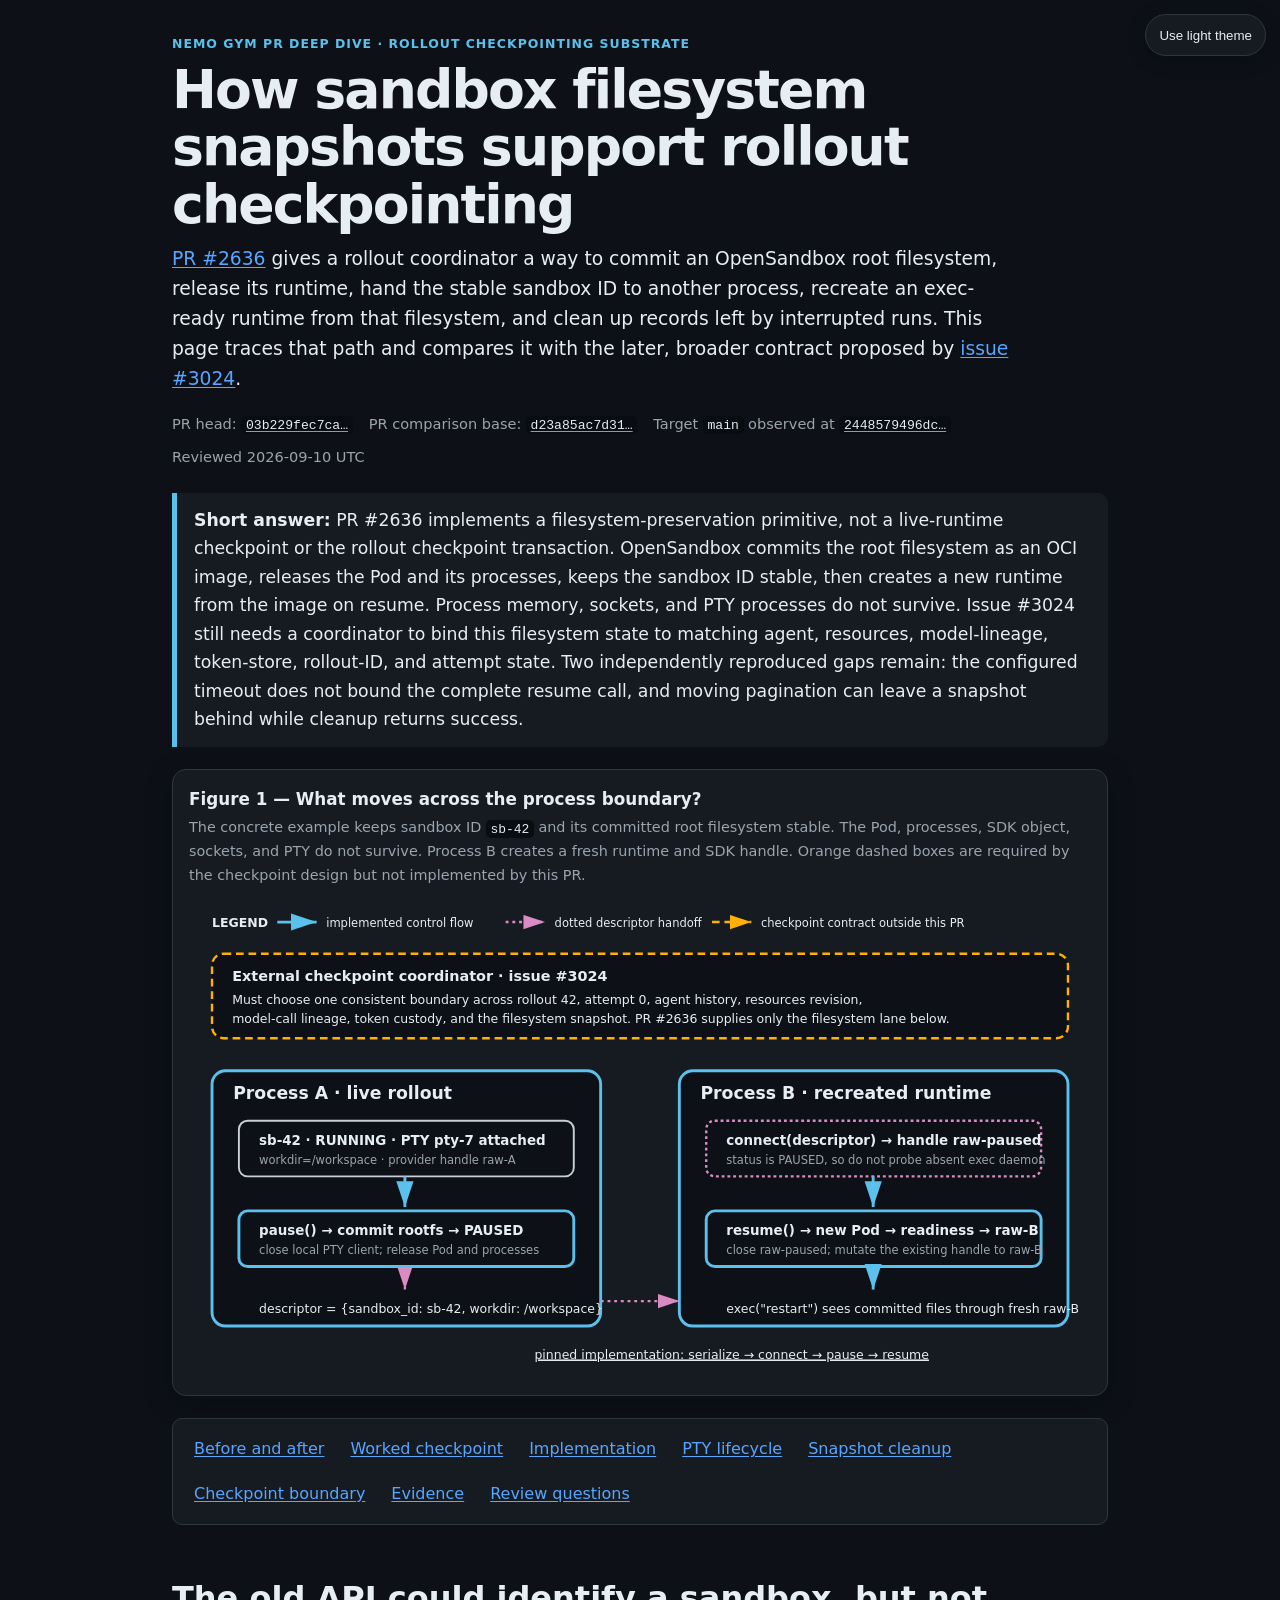
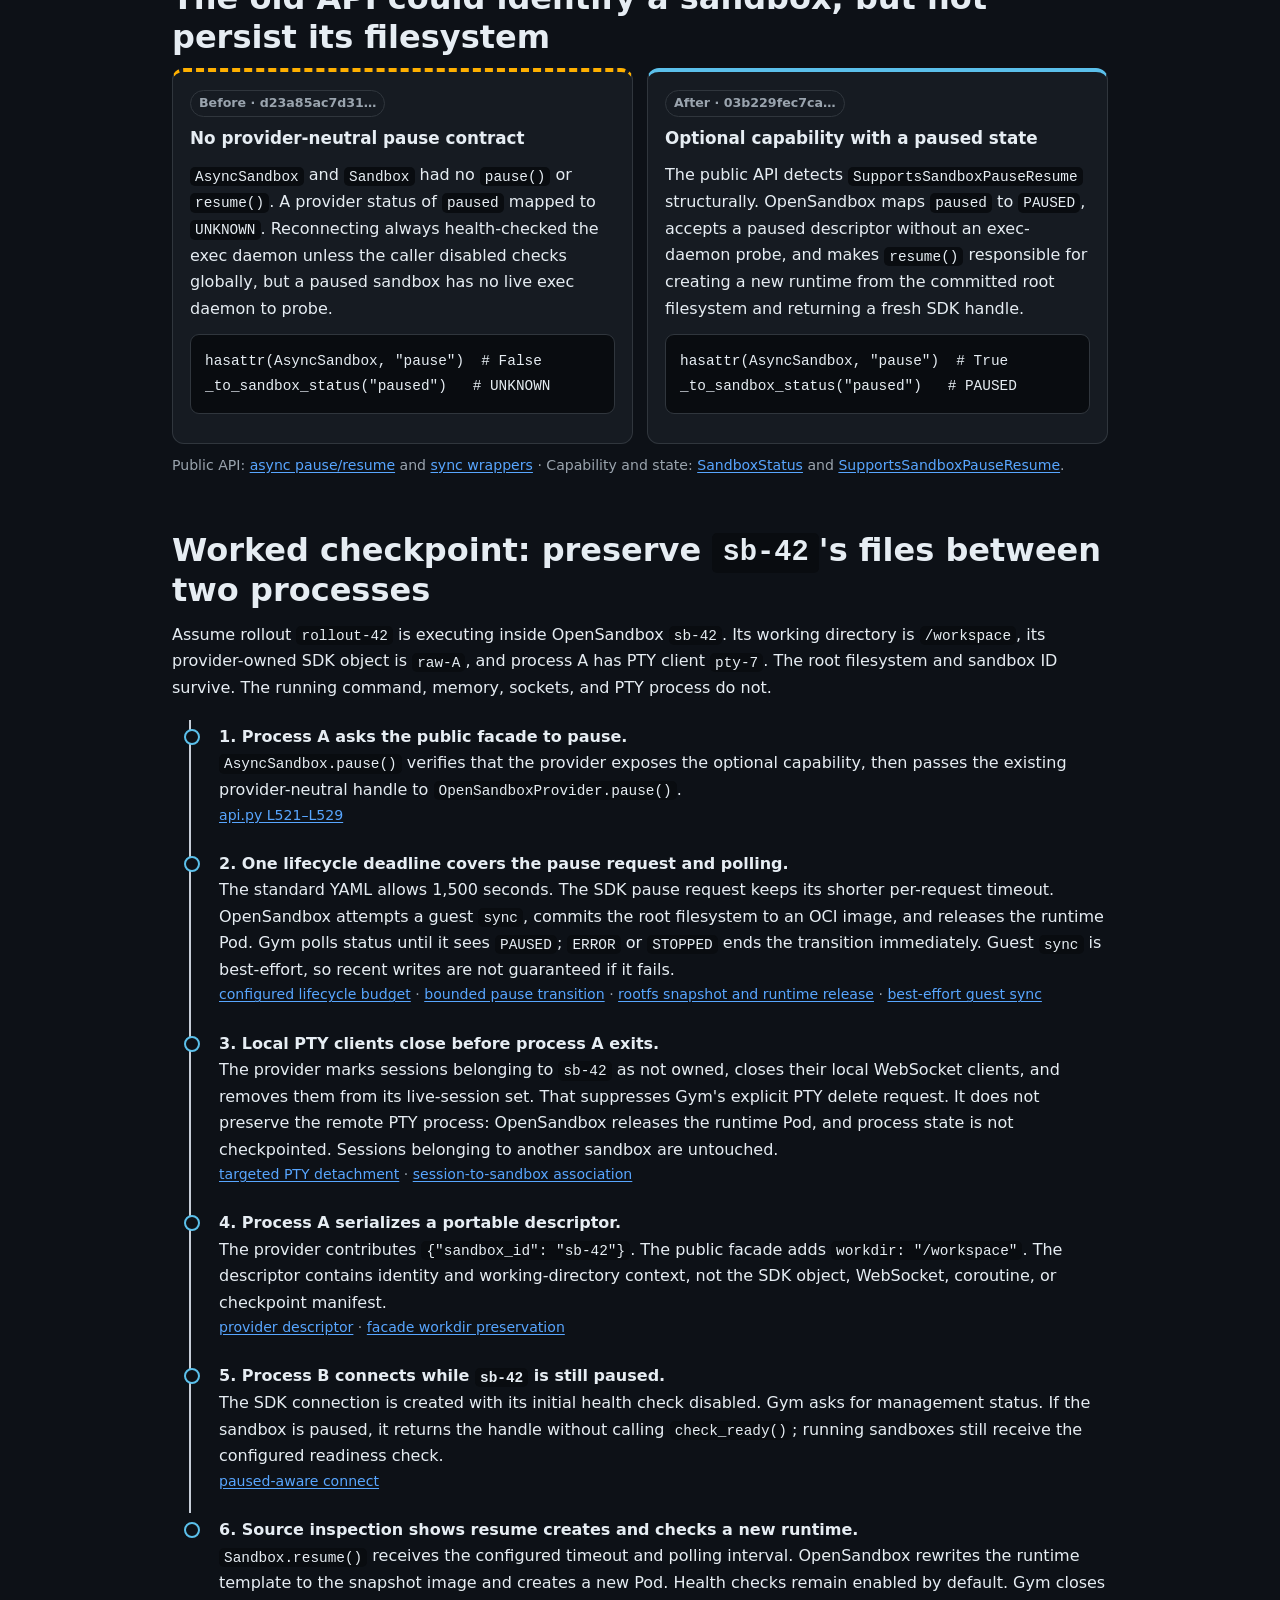
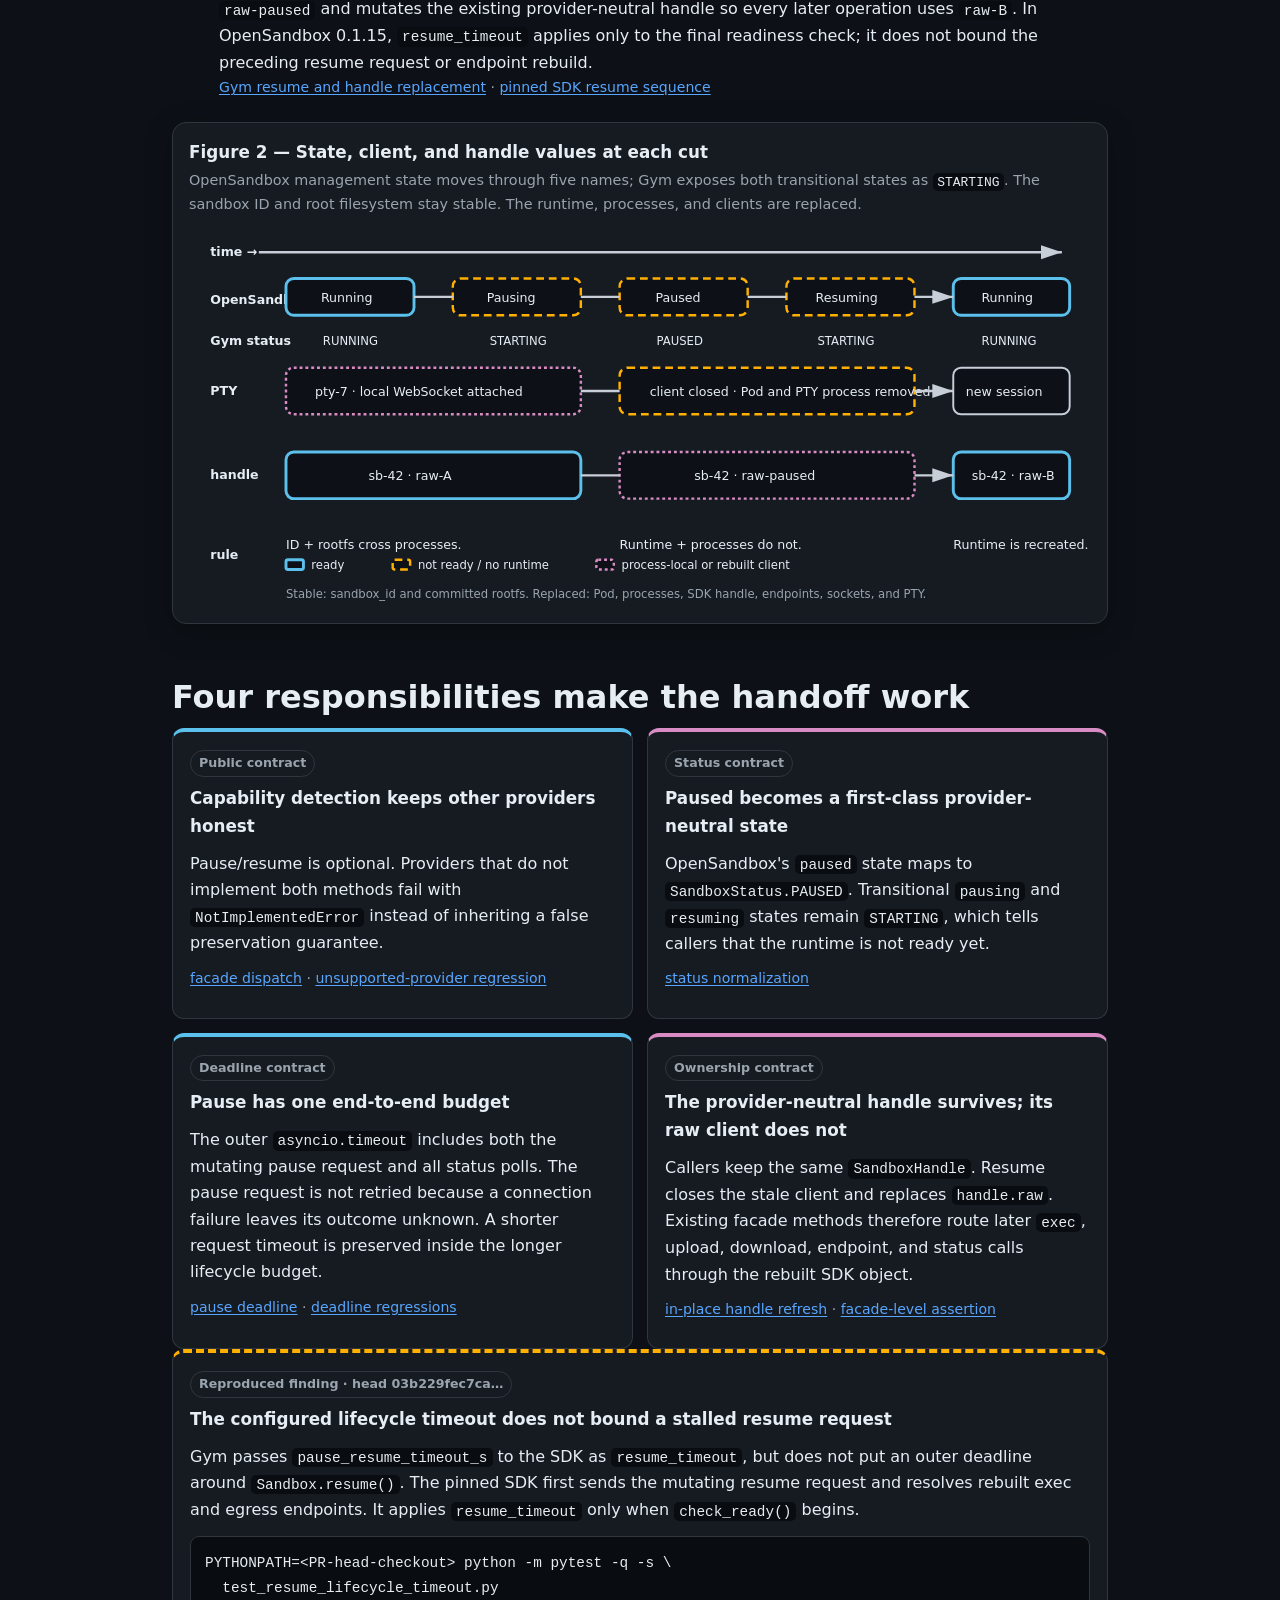
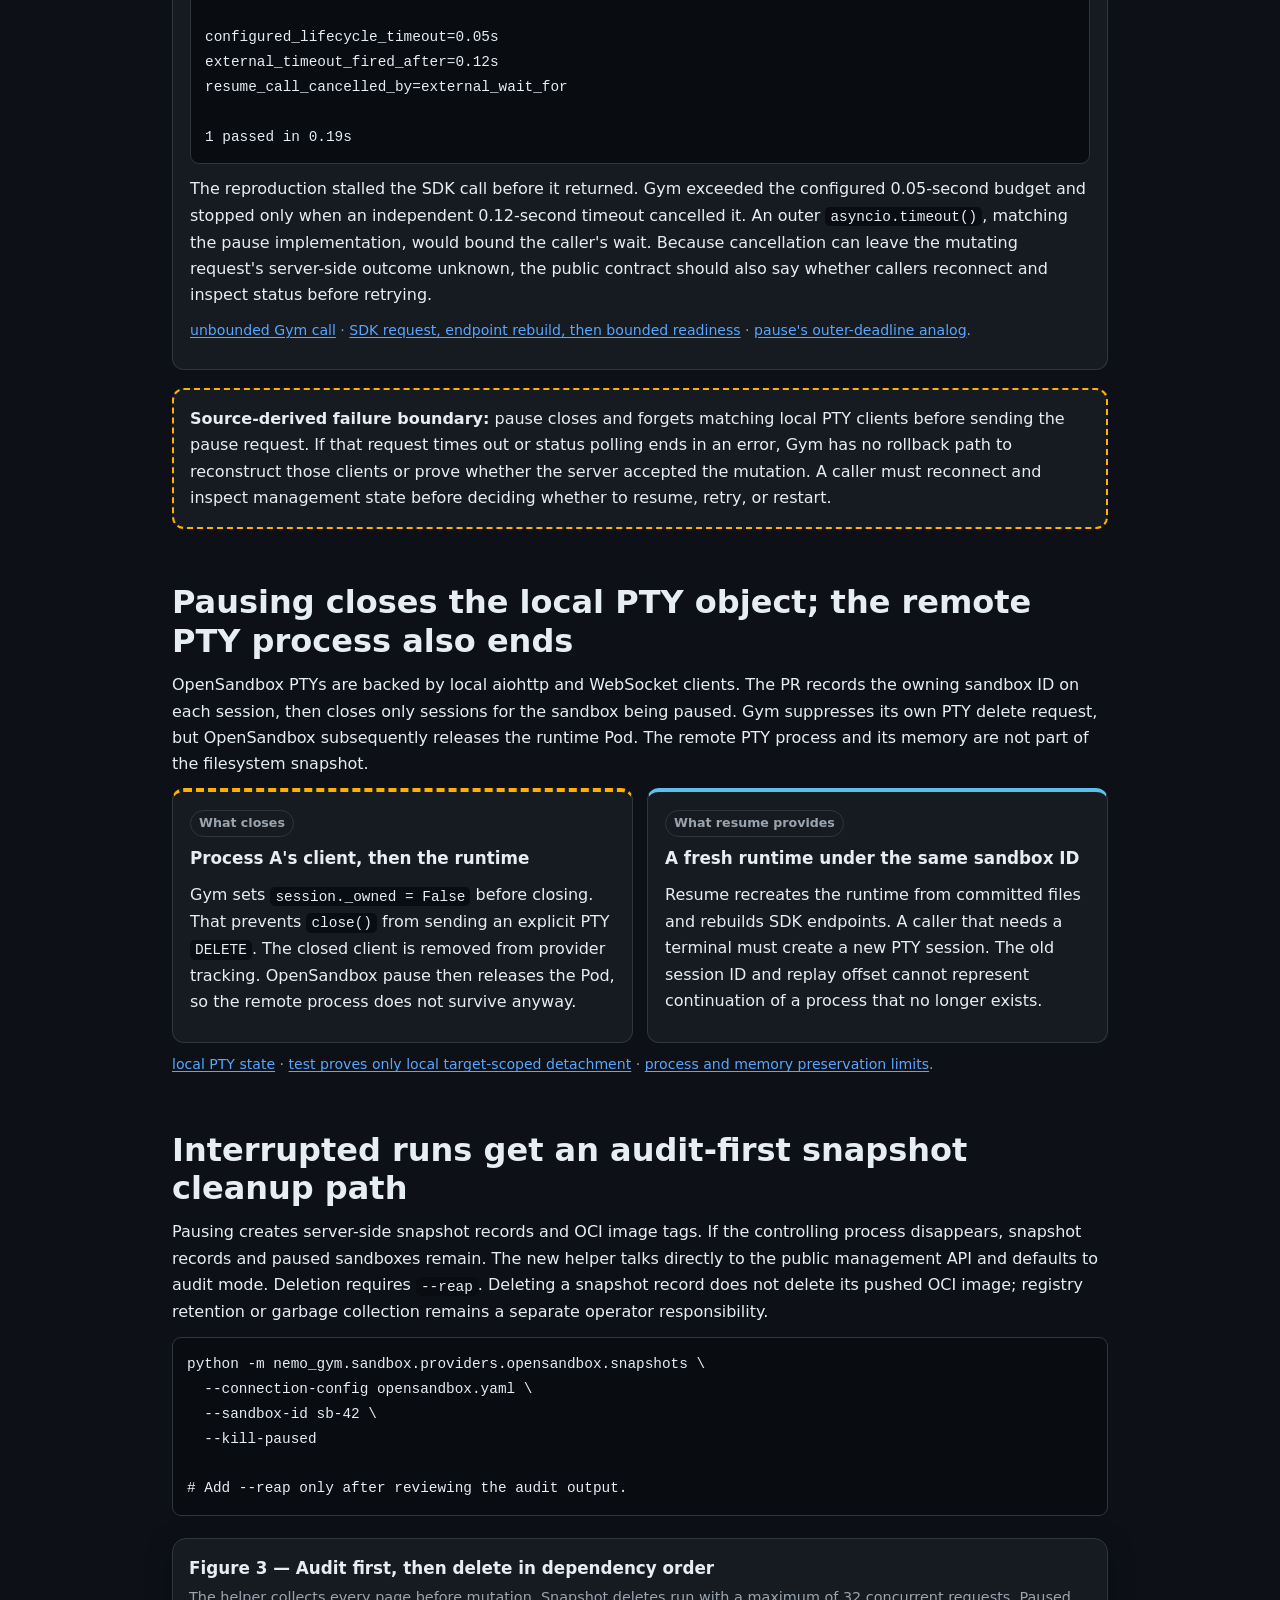
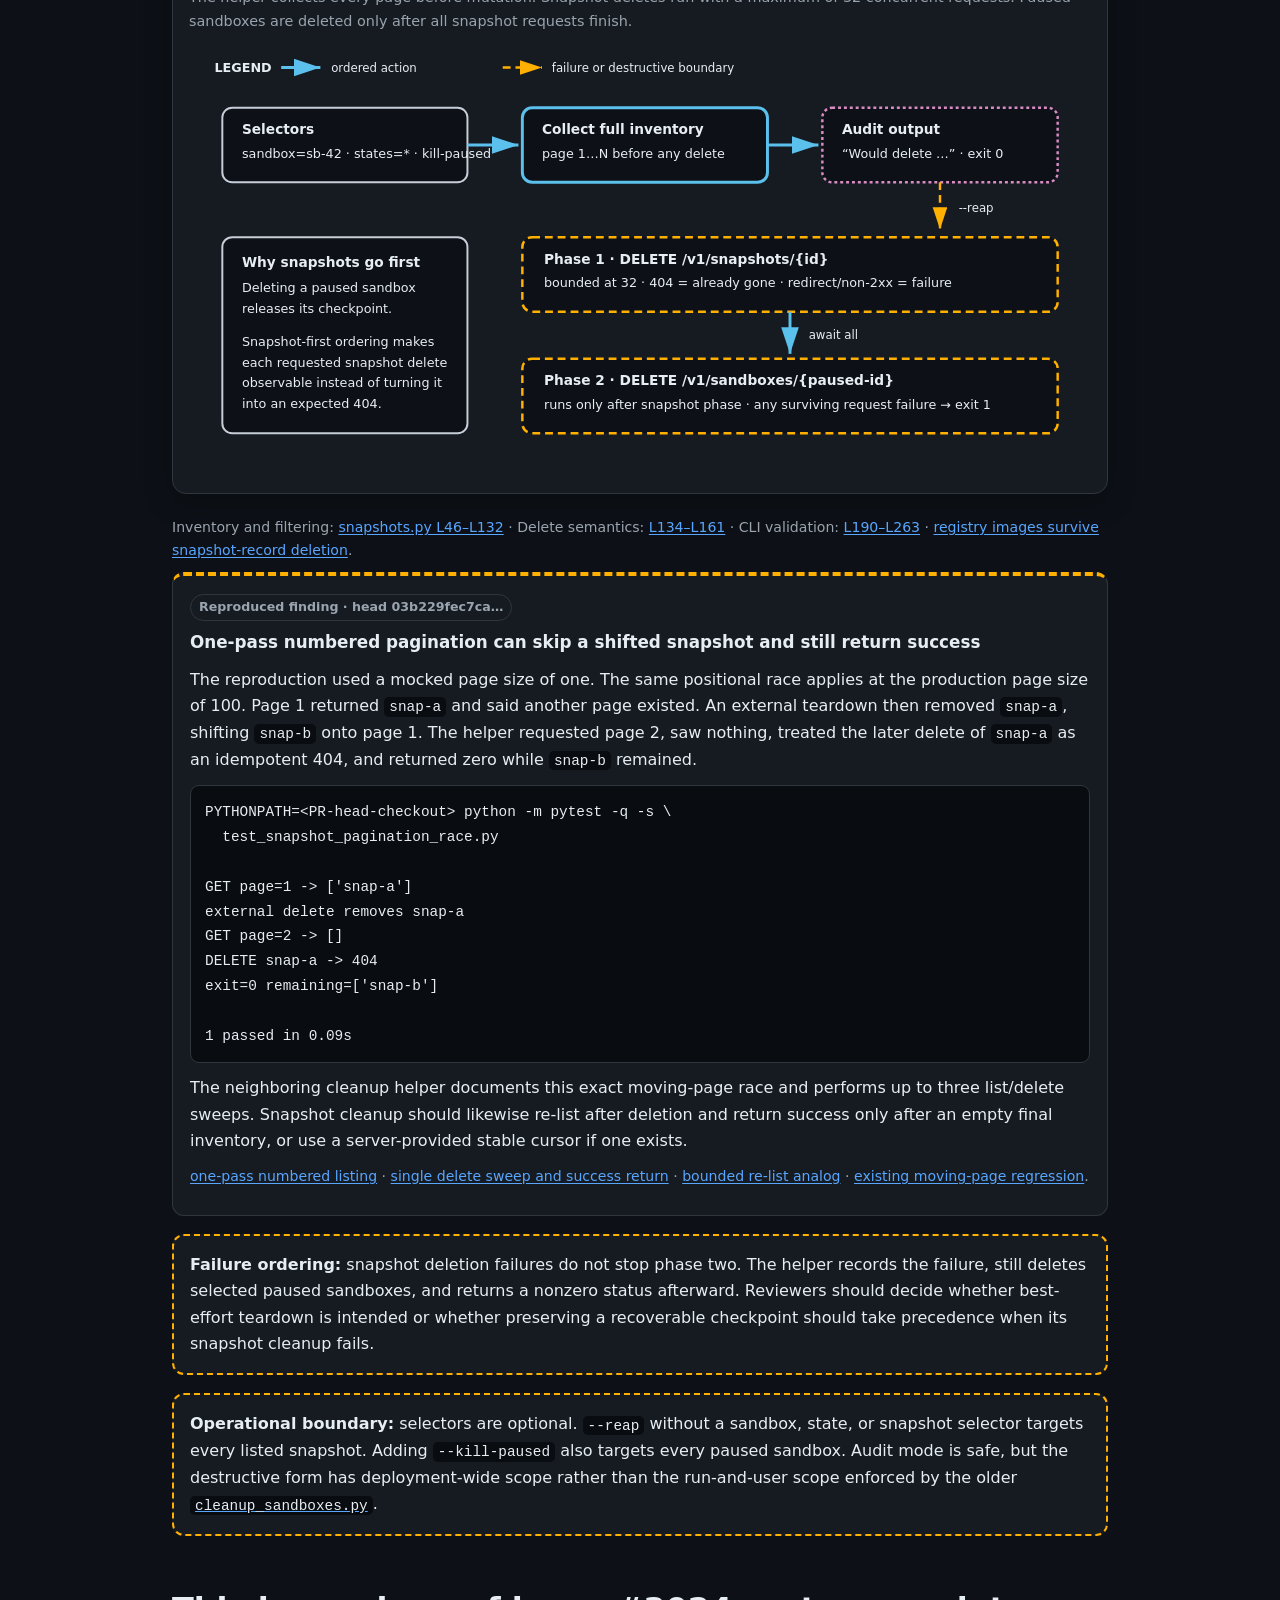
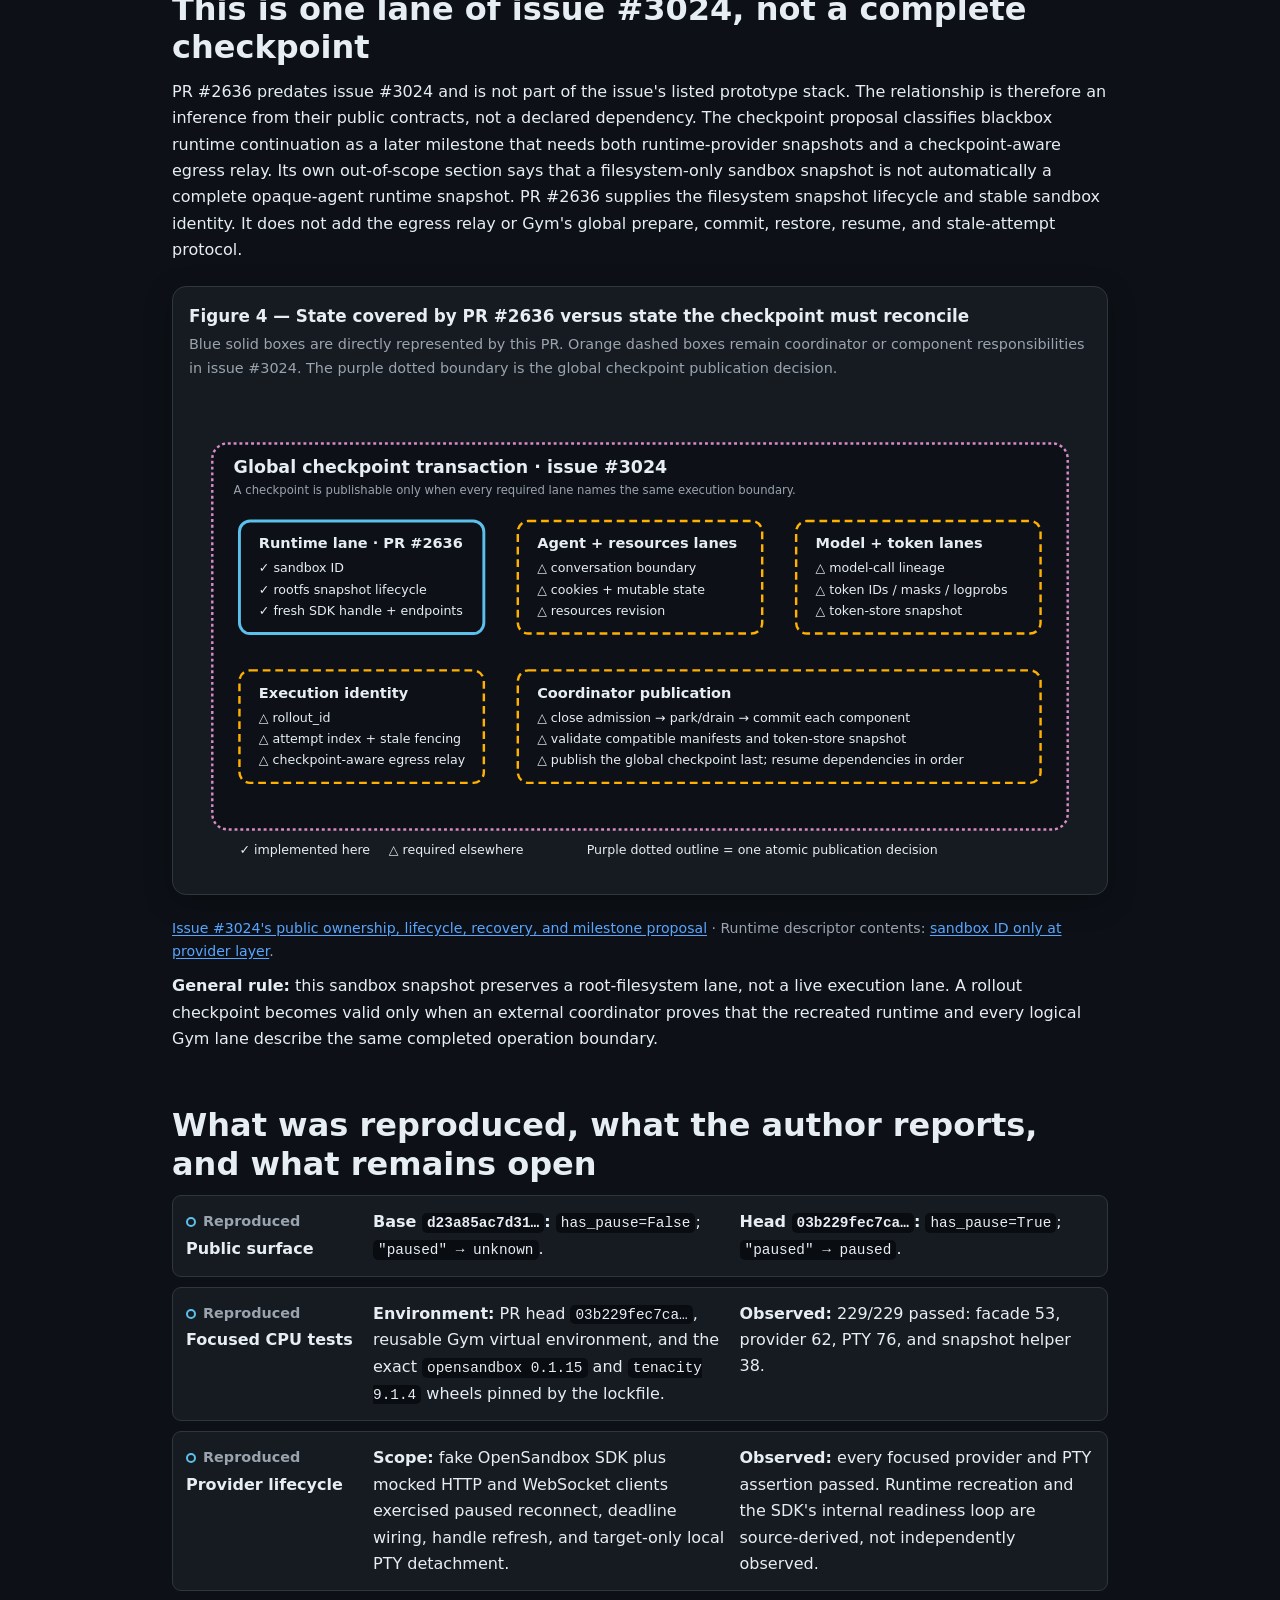
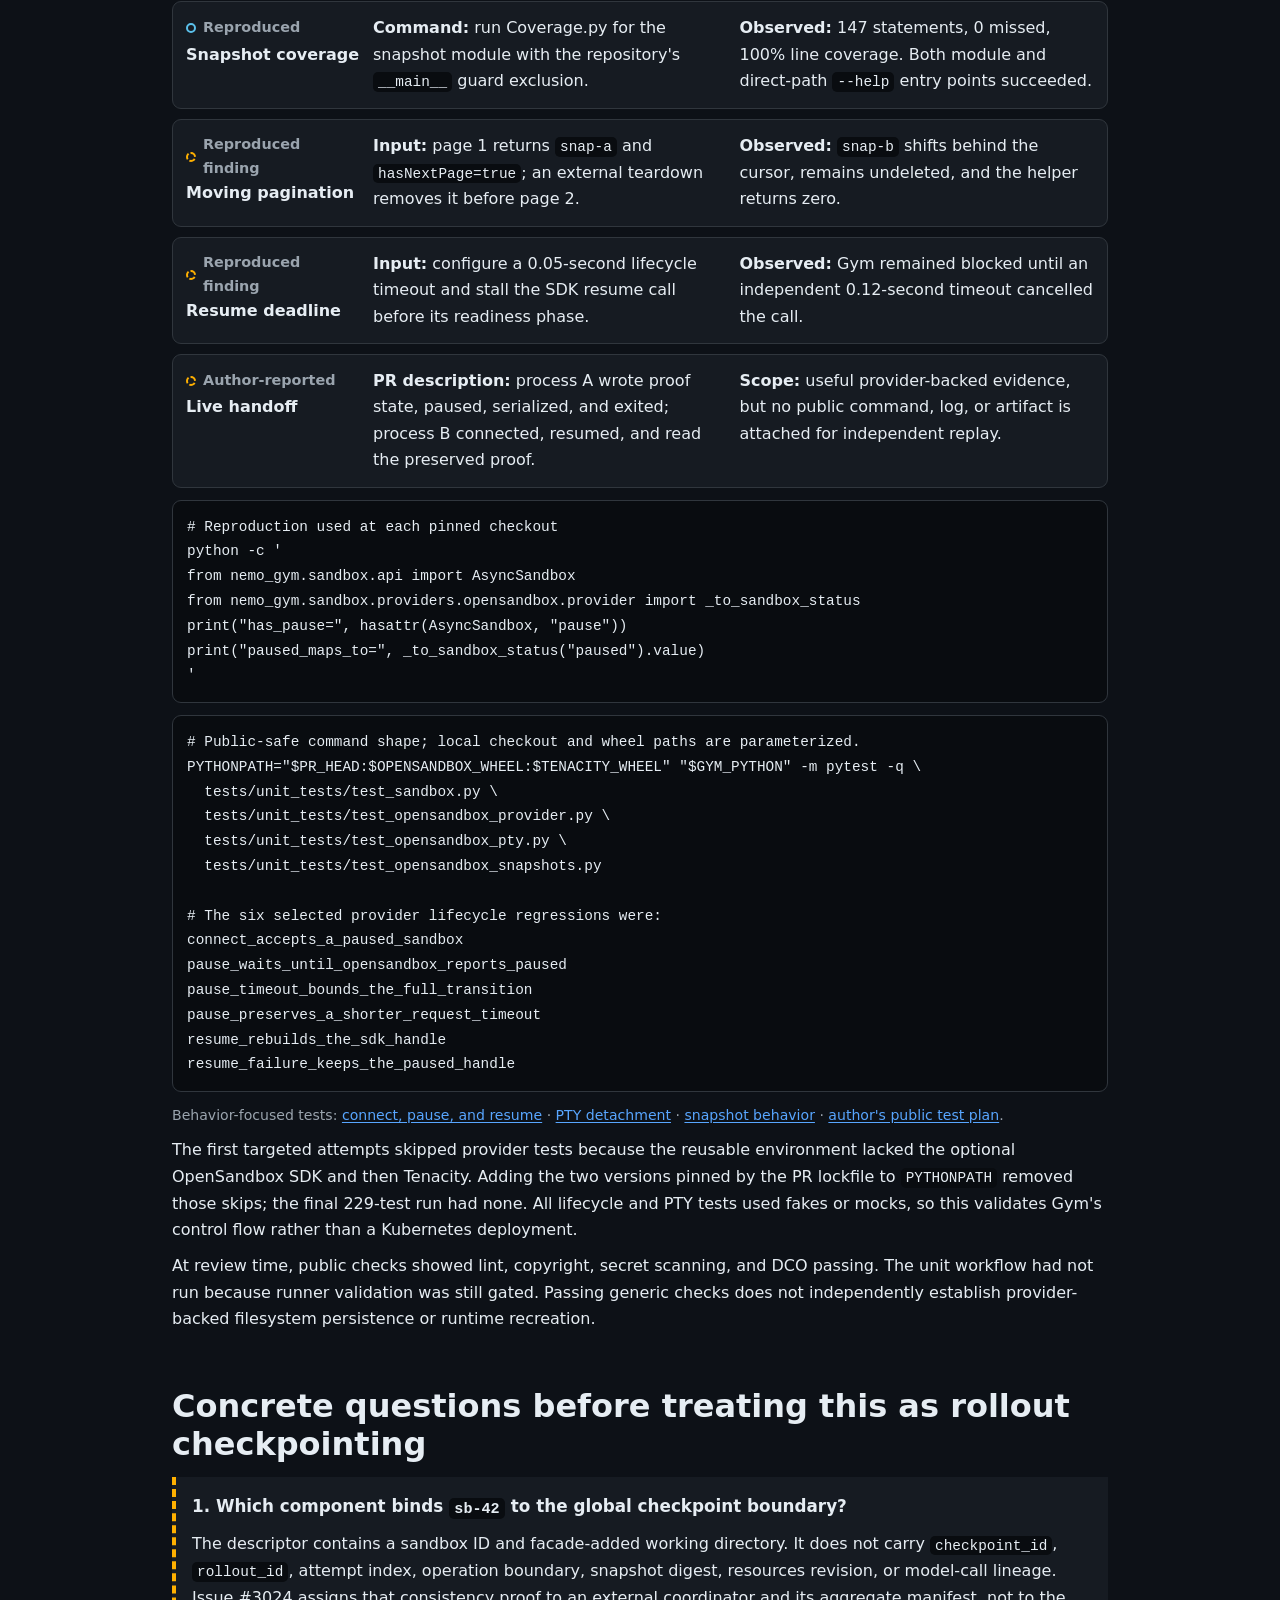
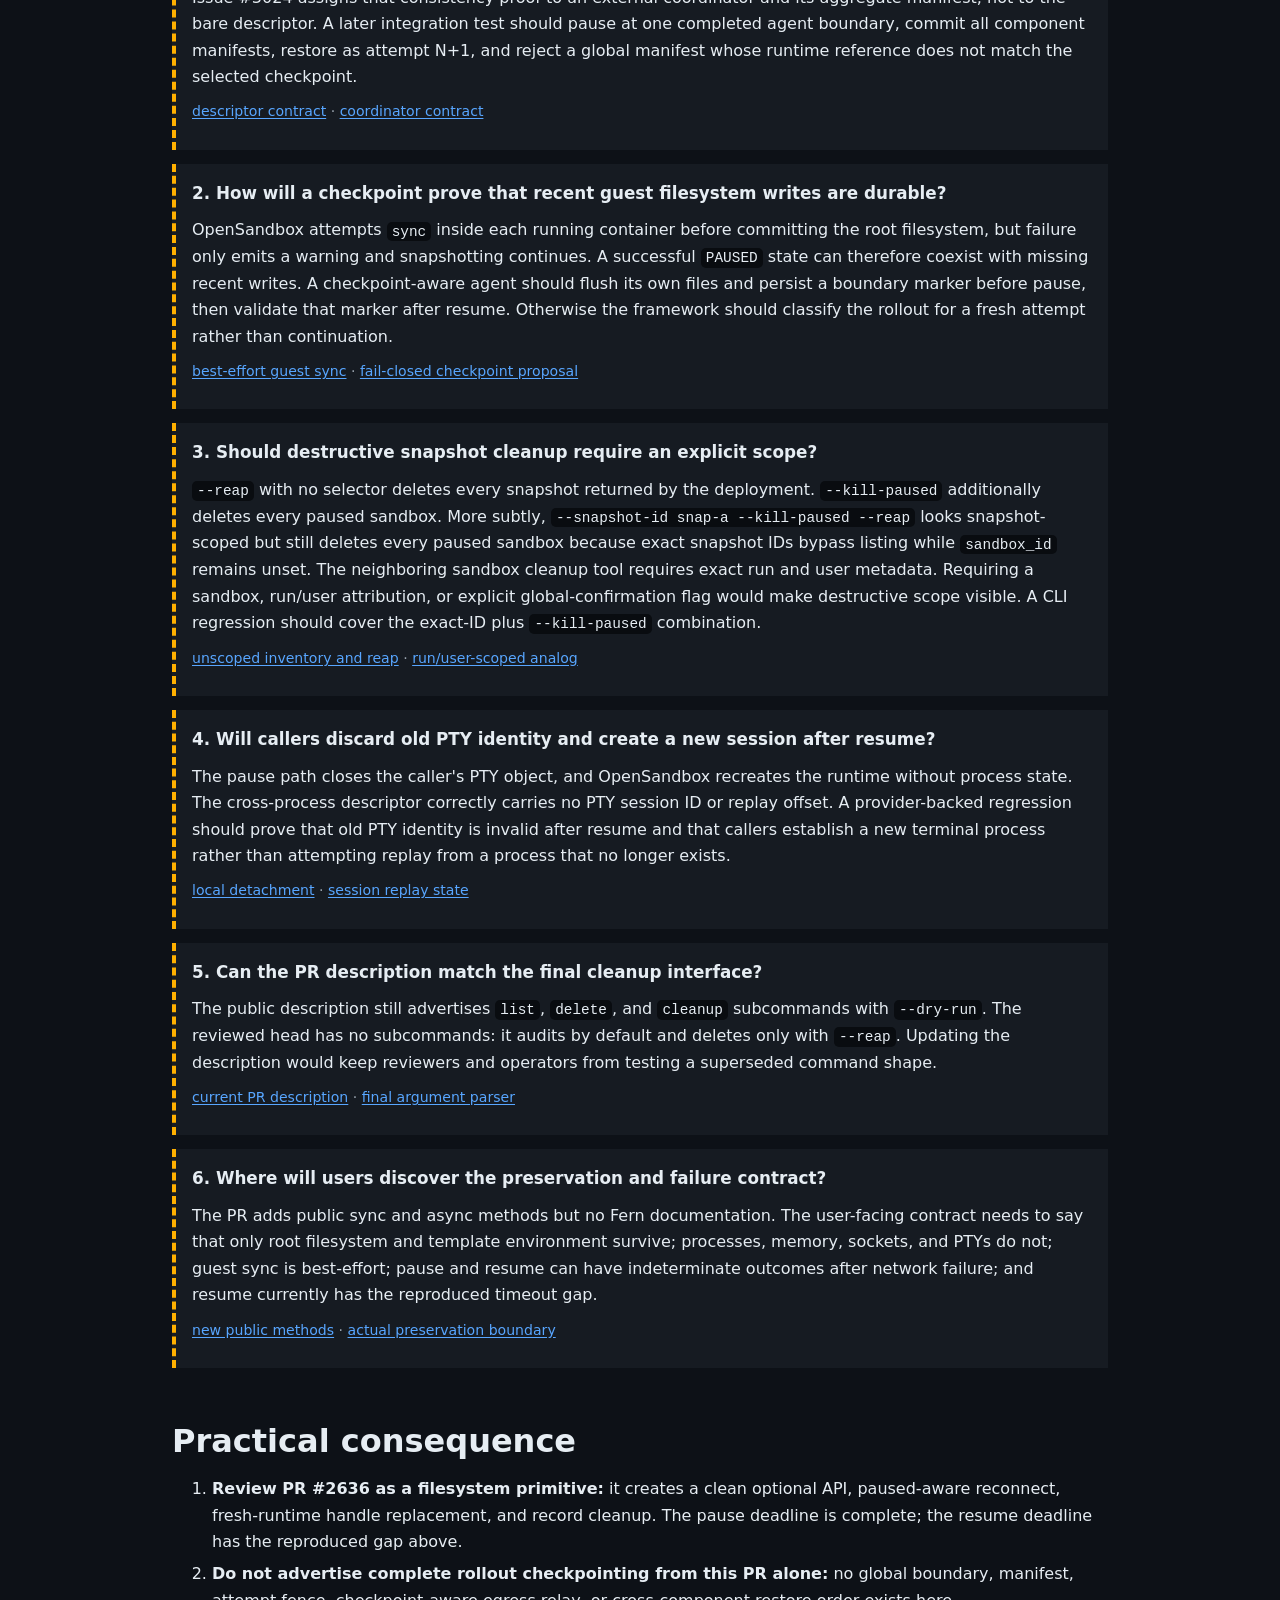
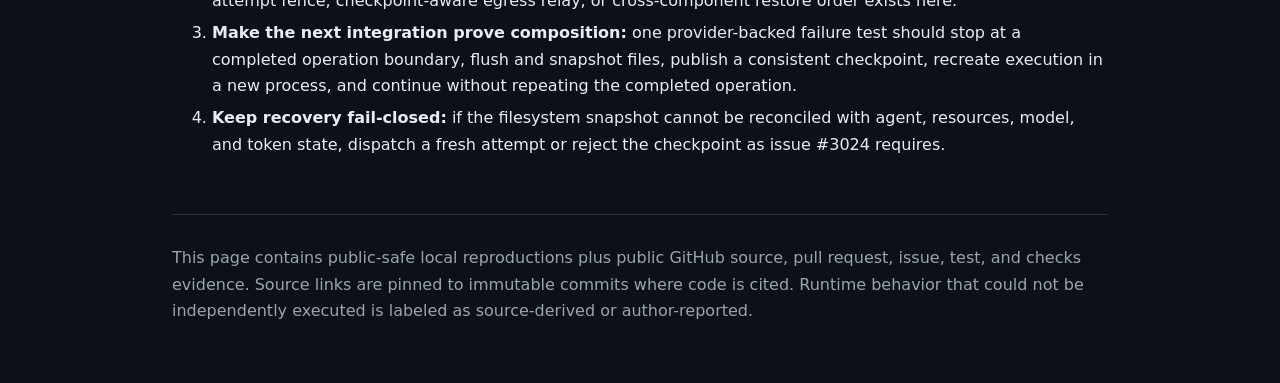
<file: pr-reviews/nvidia-nemo-gym/pr-2636-rollout-checkpointing-deep-dive.html>
<!doctype html>
<html lang="en">
<head>
  <meta charset="utf-8">
  <meta name="viewport" content="width=device-width, initial-scale=1">
  <title>How sandbox filesystem snapshots support rollout checkpointing</title>
  <script>
    (() => {
      try {
        if (localStorage.getItem("engineering-notes-theme") === "light") {
          document.documentElement.dataset.theme = "light";
        }
      } catch {}
    })();
  </script>
  <style>
    :root {
      --bg: #0d1117;
      --surface: #161b22;
      --surface-2: #1c2128;
      --border: #30363d;
      --text: #e6edf3;
      --dim: #9aa4ae;
      --accent: #58a6ff;
      --diagram-ok: #5bc0eb;
      --diagram-problem: #ffb000;
      --diagram-alt: #d98bc3;
      --diagram-neutral: #c7ced8;
      --code-bg: #090c10;
      --shadow: rgba(0, 0, 0, .28);
    }
    :root[data-theme="light"] {
      --bg: #ffffff;
      --surface: #f6f8fa;
      --surface-2: #eef1f4;
      --border: #d0d7de;
      --text: #1f2328;
      --dim: #59636e;
      --accent: #0969da;
      --diagram-ok: #005a8d;
      --diagram-problem: #9a4d00;
      --diagram-alt: #7a3e6d;
      --diagram-neutral: #4b5563;
      --code-bg: #f0f3f6;
      --shadow: rgba(31, 35, 40, .12);
    }
    * { box-sizing: border-box; }
    html { scroll-behavior: smooth; }
    body {
      margin: 0;
      background: var(--bg);
      color: var(--text);
      font: 16px/1.65 system-ui, -apple-system, BlinkMacSystemFont, "Segoe UI", sans-serif;
    }
    a { color: var(--accent); text-decoration: underline; text-underline-offset: 2px; }
    a:hover { text-decoration-thickness: 2px; }
    .wrap { max-width: 980px; margin: 0 auto; padding: 34px 22px 72px; }
    .theme-toggle {
      position: fixed;
      z-index: 10;
      top: 14px;
      right: 14px;
      min-height: 42px;
      padding: 9px 13px;
      border: 1px solid var(--border);
      border-radius: 999px;
      color: var(--text);
      background: var(--surface);
      box-shadow: 0 4px 18px var(--shadow);
      cursor: pointer;
    }
    h1 {
      max-width: 870px;
      margin: 6px 0 10px;
      font-size: clamp(2rem, 5vw, 3.35rem);
      line-height: 1.08;
      letter-spacing: -.035em;
    }
    h2 { margin: 54px 0 12px; font-size: clamp(1.45rem, 3vw, 2rem); line-height: 1.2; }
    h3 { margin: 0 0 8px; font-size: 1.05rem; }
    p { margin: 10px 0; }
    li + li { margin-top: 6px; }
    code {
      padding: .12em .35em;
      border-radius: 5px;
      color: var(--text);
      background: var(--code-bg);
      font-size: .9em;
    }
    pre {
      margin: 12px 0;
      padding: 14px;
      overflow-x: auto;
      border: 1px solid var(--border);
      border-radius: 9px;
      background: var(--code-bg);
      color: var(--text);
      line-height: 1.55;
    }
    pre code { padding: 0; background: none; }
    .eyebrow {
      color: var(--diagram-ok);
      font-weight: 750;
      letter-spacing: .08em;
      text-transform: uppercase;
      font-size: .78rem;
    }
    .lede { max-width: 850px; font-size: 1.17rem; line-height: 1.6; }
    .provenance {
      display: flex;
      flex-wrap: wrap;
      gap: 8px 16px;
      margin: 18px 0 24px;
      color: var(--dim);
      font-size: .91rem;
    }
    .answer {
      border-left: 5px solid var(--diagram-ok);
      padding: 13px 17px;
      background: var(--surface);
      border-radius: 0 10px 10px 0;
      font-size: 1.08rem;
    }
    .figure {
      margin: 22px 0;
      padding: 16px;
      border: 1px solid var(--border);
      border-radius: 14px;
      background: var(--surface);
      box-shadow: 0 8px 28px var(--shadow);
      overflow-x: auto;
    }
    .figure:focus-visible { outline: 3px solid var(--accent); outline-offset: 3px; }
    .figure h3 { margin-bottom: 3px; }
    .caption { color: var(--dim); font-size: .9rem; margin: 3px 0 12px; }
    svg { display: block; width: 100%; min-width: 760px; height: auto; }
    svg text { fill: var(--text); font-family: system-ui, sans-serif; }
    svg .dim { fill: var(--dim); }
    svg .box { fill: var(--bg); stroke: var(--diagram-neutral); stroke-width: 2; }
    svg .active { fill: var(--bg); stroke: var(--diagram-ok); stroke-width: 3; }
    svg .physical { fill: var(--bg); stroke: var(--diagram-alt); stroke-width: 2.5; stroke-dasharray: 3 3; }
    svg .warning {
      fill: var(--bg);
      stroke: var(--diagram-problem);
      stroke-width: 2.5;
      stroke-dasharray: 8 5;
    }
    svg .arrow {
      fill: none;
      stroke: var(--diagram-neutral);
      stroke-width: 2.4;
      marker-end: url(#arrow);
    }
    svg .ok-arrow {
      fill: none;
      stroke: var(--diagram-ok);
      stroke-width: 3;
      marker-end: url(#arrow-ok);
    }
    svg .alt-arrow {
      fill: none;
      stroke: var(--diagram-alt);
      stroke-width: 2.5;
      stroke-dasharray: 3 4;
      marker-end: url(#arrow-alt);
    }
    svg .dash-arrow {
      fill: none;
      stroke: var(--diagram-problem);
      stroke-width: 2.5;
      stroke-dasharray: 8 5;
      marker-end: url(#arrow-warn);
    }
    svg .fig2.arrow { marker-end: url(#arrow2); }
    svg .fig2.ok-arrow { marker-end: url(#arrow2ok); }
    svg .fig2.dash-arrow { marker-end: url(#arrow2warn); }
    svg .fig3.arrow { marker-end: url(#arrow3); }
    svg .fig3.ok-arrow { marker-end: url(#arrow3ok); }
    svg .fig3.dash-arrow { marker-end: url(#arrow3warn); }
    .toc {
      display: flex;
      flex-wrap: wrap;
      gap: 8px;
      padding: 12px;
      border: 1px solid var(--border);
      border-radius: 10px;
      background: var(--surface);
    }
    .toc a { padding: 5px 9px; }
    .grid-2, .grid-3 { display: grid; gap: 14px; }
    .grid-2 { grid-template-columns: repeat(2, minmax(0, 1fr)); }
    .grid-3 { grid-template-columns: repeat(3, minmax(0, 1fr)); }
    .card {
      padding: 17px;
      border: 1px solid var(--border);
      border-radius: 12px;
      background: var(--surface);
    }
    .card.ok { border-top: 4px solid var(--diagram-ok); }
    .card.alt { border-top: 4px solid var(--diagram-alt); }
    .card.warn { border-top: 4px dashed var(--diagram-problem); }
    .label {
      display: inline-block;
      padding: 2px 8px;
      margin-bottom: 8px;
      border: 1px solid var(--border);
      border-radius: 999px;
      color: var(--dim);
      font-size: .79rem;
      font-weight: 700;
    }
    .trace { display: grid; gap: 0; margin: 18px 0; }
    .trace-step {
      position: relative;
      margin-left: 17px;
      padding: 4px 0 20px 28px;
      border-left: 2px solid var(--diagram-neutral);
    }
    .trace-step:last-child { border-left-color: transparent; padding-bottom: 0; }
    .trace-step::before {
      content: "";
      position: absolute;
      left: -7px;
      top: 9px;
      width: 12px;
      height: 12px;
      border: 2px solid var(--diagram-ok);
      border-radius: 50%;
      background: var(--bg);
    }
    .trace-step strong { display: block; }
    .source { font-size: .88rem; color: var(--dim); }
    .ledger { display: grid; gap: 10px; }
    .ledger-row {
      display: grid;
      grid-template-columns: 175px 1fr 1fr;
      gap: 12px;
      padding: 13px;
      border: 1px solid var(--border);
      border-radius: 9px;
      background: var(--surface);
    }
    .ledger-row > :first-child { font-weight: 750; }
    .status {
      display: inline-flex;
      align-items: center;
      gap: 7px;
      color: var(--dim);
      font-size: .9rem;
    }
    .dot-ok, .dot-warn {
      width: 10px;
      height: 10px;
      border-radius: 50%;
    }
    .dot-ok { border: 2px solid var(--diagram-ok); }
    .dot-warn { border: 2px dashed var(--diagram-problem); }
    .question {
      margin: 14px 0;
      padding: 16px;
      border-left: 4px dashed var(--diagram-problem);
      background: var(--surface);
    }
    .boundary {
      margin: 18px 0;
      padding: 16px;
      border: 2px dashed var(--diagram-problem);
      border-radius: 12px;
      background: var(--surface);
    }
    .small { color: var(--dim); font-size: .9rem; }
    footer {
      margin-top: 56px;
      padding-top: 20px;
      border-top: 1px solid var(--border);
      color: var(--dim);
    }
    @media (max-width: 720px) {
      .wrap { padding: 62px 16px 52px; }
      .grid-2, .grid-3 { grid-template-columns: 1fr; }
      .ledger-row { grid-template-columns: 1fr; gap: 4px; }
      .theme-toggle { top: 10px; right: 10px; }
    }
  </style>
</head>
<body>
  <button class="theme-toggle" type="button" aria-label="Toggle color theme">Use light theme</button>
  <main class="wrap">
    <div class="eyebrow">NeMo Gym PR deep dive · rollout checkpointing substrate</div>
    <h1>How sandbox filesystem snapshots support rollout checkpointing</h1>
    <p class="lede"><a href="https://github.com/NVIDIA-NeMo/Gym/pull/2636">PR #2636</a> gives a rollout coordinator a way to commit an OpenSandbox root filesystem, release its runtime, hand the stable sandbox ID to another process, recreate an exec-ready runtime from that filesystem, and clean up records left by interrupted runs. This page traces that path and compares it with the later, broader contract proposed by <a href="https://github.com/NVIDIA-NeMo/Gym/issues/3024">issue #3024</a>.</p>
    <div class="provenance">
      <span>PR head: <a href="https://github.com/NVIDIA-NeMo/Gym/commit/03b229fec7cacf29b1c23df0baed7fe12ba082df"><code>03b229fec7ca…</code></a></span>
      <span>PR comparison base: <a href="https://github.com/NVIDIA-NeMo/Gym/commit/d23a85ac7d311d863415d27c8c22cde6942868b8"><code>d23a85ac7d31…</code></a></span>
      <span>Target <code>main</code> observed at <a href="https://github.com/NVIDIA-NeMo/Gym/commit/2448579496dcb768c5a3a891ece723570366d3d4"><code>2448579496dc…</code></a></span>
      <span>Reviewed 2026-09-10 UTC</span>
    </div>

    <div class="answer"><strong>Short answer:</strong> PR #2636 implements a filesystem-preservation primitive, not a live-runtime checkpoint or the rollout checkpoint transaction. OpenSandbox commits the root filesystem as an OCI image, releases the Pod and its processes, keeps the sandbox ID stable, then creates a new runtime from the image on resume. Process memory, sockets, and PTY processes do not survive. Issue #3024 still needs a coordinator to bind this filesystem state to matching agent, resources, model-lineage, token-store, rollout-ID, and attempt state. Two independently reproduced gaps remain: the configured timeout does not bound the complete resume call, and moving pagination can leave a snapshot behind while cleanup returns success.</div>

    <div class="figure" tabindex="0">
      <h3>Figure 1 — What moves across the process boundary?</h3>
      <p class="caption">The concrete example keeps sandbox ID <code>sb-42</code> and its committed root filesystem stable. The Pod, processes, SDK object, sockets, and PTY do not survive. Process B creates a fresh runtime and SDK handle. Orange dashed boxes are required by the checkpoint design but not implemented by this PR.</p>
      <svg viewBox="0 0 940 500" role="img" aria-labelledby="fig1-title fig1-desc">
        <title id="fig1-title">Sandbox pause, descriptor handoff, and resume path</title>
        <desc id="fig1-desc">Process A commits sandbox sb-42's root filesystem, closes the local PTY client, releases the runtime Pod, and serializes the sandbox ID and working directory. Process B connects without probing an absent exec daemon, creates a new runtime from the snapshot, swaps in a fresh SDK handle, and executes. A coordinator above this path must align all other rollout state.</desc>
        <defs>
          <marker id="arrow" markerWidth="10" markerHeight="10" refX="9" refY="3" orient="auto"><path d="M0,0 L0,6 L9,3 z" fill="var(--diagram-neutral)"/></marker>
          <marker id="arrow-ok" markerWidth="10" markerHeight="10" refX="9" refY="3" orient="auto"><path d="M0,0 L0,6 L9,3 z" fill="var(--diagram-ok)"/></marker>
          <marker id="arrow-alt" markerWidth="10" markerHeight="10" refX="9" refY="3" orient="auto"><path d="M0,0 L0,6 L9,3 z" fill="var(--diagram-alt)"/></marker>
          <marker id="arrow-warn" markerWidth="10" markerHeight="10" refX="9" refY="3" orient="auto"><path d="M0,0 L0,6 L9,3 z" fill="var(--diagram-problem)"/></marker>
        </defs>
        <text x="24" y="28" font-size="13" font-weight="700">LEGEND</text>
        <line x1="92" y1="23" x2="133" y2="23" class="ok-arrow"/><text x="143" y="28" font-size="12">implemented control flow</text>
        <line x1="330" y1="23" x2="371" y2="23" class="alt-arrow"/><text x="381" y="28" font-size="12">dotted descriptor handoff</text>
        <line x1="545" y1="23" x2="586" y2="23" class="dash-arrow"/><text x="596" y="28" font-size="12">checkpoint contract outside this PR</text>

        <rect x="24" y="56" width="892" height="88" rx="12" class="warning"/>
        <text x="45" y="84" font-size="15" font-weight="750">External checkpoint coordinator · issue #3024</text>
        <text x="45" y="108" font-size="13">Must choose one consistent boundary across rollout 42, attempt 0, agent history, resources revision,</text>
        <text x="45" y="128" font-size="13">model-call lineage, token custody, and the filesystem snapshot. PR #2636 supplies only the filesystem lane below.</text>

        <rect x="24" y="178" width="405" height="266" rx="14" class="active"/>
        <text x="46" y="207" font-size="18" font-weight="750">Process A · live rollout</text>
        <rect x="52" y="230" width="349" height="58" rx="9" class="box"/>
        <text x="73" y="255" font-size="14" font-weight="700">sb-42 · RUNNING · PTY pty-7 attached</text>
        <text x="73" y="275" font-size="12" class="dim">workdir=/workspace · provider handle raw-A</text>
        <path d="M225 288 L225 320" class="ok-arrow"/>
        <rect x="52" y="324" width="349" height="58" rx="9" class="active"/>
        <text x="73" y="349" font-size="14" font-weight="700">pause() → commit rootfs → PAUSED</text>
        <text x="73" y="369" font-size="12" class="dim">close local PTY client; release Pod and processes</text>
        <path d="M225 382 L225 406" class="alt-arrow"/>
        <text x="73" y="430" font-size="13">descriptor = {sandbox_id: sb-42, workdir: /workspace}</text>

        <rect x="511" y="178" width="405" height="266" rx="14" class="active"/>
        <text x="533" y="207" font-size="18" font-weight="750">Process B · recreated runtime</text>
        <rect x="539" y="230" width="349" height="58" rx="9" class="physical"/>
        <text x="560" y="255" font-size="14" font-weight="700">connect(descriptor) → handle raw-paused</text>
        <text x="560" y="275" font-size="12" class="dim">status is PAUSED, so do not probe absent exec daemon</text>
        <path d="M713 288 L713 320" class="ok-arrow"/>
        <rect x="539" y="324" width="349" height="58" rx="9" class="active"/>
        <text x="560" y="349" font-size="14" font-weight="700">resume() → new Pod → readiness → raw-B</text>
        <text x="560" y="369" font-size="12" class="dim">close raw-paused; mutate the existing handle to raw-B</text>
        <path d="M713 382 L713 406" class="ok-arrow"/>
        <text x="560" y="430" font-size="13">exec("restart") sees committed files through fresh raw-B</text>

        <path d="M429 418 C458 418 482 418 511 418" class="alt-arrow"/>
        <a href="https://github.com/NVIDIA-NeMo/Gym/blob/03b229fec7cacf29b1c23df0baed7fe12ba082df/nemo_gym/sandbox/providers/opensandbox/provider.py#L774-L892">
          <text x="360" y="478" font-size="13" text-decoration="underline">pinned implementation: serialize → connect → pause → resume</text>
        </a>
      </svg>
    </div>

    <nav class="toc" aria-label="Page sections">
      <a href="#before-after">Before and after</a>
      <a href="#walkthrough">Worked checkpoint</a>
      <a href="#implementation">Implementation</a>
      <a href="#pty">PTY lifecycle</a>
      <a href="#cleanup">Snapshot cleanup</a>
      <a href="#boundary">Checkpoint boundary</a>
      <a href="#evidence">Evidence</a>
      <a href="#questions">Review questions</a>
    </nav>

    <section id="before-after">
      <h2>The old API could identify a sandbox, but not persist its filesystem</h2>
      <div class="grid-2">
        <article class="card warn">
          <span class="label">Before · d23a85ac7d31…</span>
          <h3>No provider-neutral pause contract</h3>
          <p><code>AsyncSandbox</code> and <code>Sandbox</code> had no <code>pause()</code> or <code>resume()</code>. A provider status of <code>paused</code> mapped to <code>UNKNOWN</code>. Reconnecting always health-checked the exec daemon unless the caller disabled checks globally, but a paused sandbox has no live exec daemon to probe.</p>
          <pre><code>hasattr(AsyncSandbox, "pause")  # False
_to_sandbox_status("paused")   # UNKNOWN</code></pre>
        </article>
        <article class="card ok">
          <span class="label">After · 03b229fec7ca…</span>
          <h3>Optional capability with a paused state</h3>
          <p>The public API detects <code>SupportsSandboxPauseResume</code> structurally. OpenSandbox maps <code>paused</code> to <code>PAUSED</code>, accepts a paused descriptor without an exec-daemon probe, and makes <code>resume()</code> responsible for creating a new runtime from the committed root filesystem and returning a fresh SDK handle.</p>
          <pre><code>hasattr(AsyncSandbox, "pause")  # True
_to_sandbox_status("paused")   # PAUSED</code></pre>
        </article>
      </div>
      <p class="source">Public API: <a href="https://github.com/NVIDIA-NeMo/Gym/blob/03b229fec7cacf29b1c23df0baed7fe12ba082df/nemo_gym/sandbox/api.py#L521-L538">async pause/resume</a> and <a href="https://github.com/NVIDIA-NeMo/Gym/blob/03b229fec7cacf29b1c23df0baed7fe12ba082df/nemo_gym/sandbox/api.py#L737-L744">sync wrappers</a> · Capability and state: <a href="https://github.com/NVIDIA-NeMo/Gym/blob/03b229fec7cacf29b1c23df0baed7fe12ba082df/nemo_gym/sandbox/providers/base.py#L25-L33">SandboxStatus</a> and <a href="https://github.com/NVIDIA-NeMo/Gym/blob/03b229fec7cacf29b1c23df0baed7fe12ba082df/nemo_gym/sandbox/providers/base.py#L259-L269">SupportsSandboxPauseResume</a>.</p>
    </section>

    <section id="walkthrough">
      <h2>Worked checkpoint: preserve <code>sb-42</code>'s files between two processes</h2>
      <p>Assume rollout <code>rollout-42</code> is executing inside OpenSandbox <code>sb-42</code>. Its working directory is <code>/workspace</code>, its provider-owned SDK object is <code>raw-A</code>, and process A has PTY client <code>pty-7</code>. The root filesystem and sandbox ID survive. The running command, memory, sockets, and PTY process do not.</p>
      <div class="trace">
        <div class="trace-step">
          <strong>1. Process A asks the public facade to pause.</strong>
          <span><code>AsyncSandbox.pause()</code> verifies that the provider exposes the optional capability, then passes the existing provider-neutral handle to <code>OpenSandboxProvider.pause()</code>.</span>
          <div class="source"><a href="https://github.com/NVIDIA-NeMo/Gym/blob/03b229fec7cacf29b1c23df0baed7fe12ba082df/nemo_gym/sandbox/api.py#L521-L529">api.py L521–L529</a></div>
        </div>
        <div class="trace-step">
          <strong>2. One lifecycle deadline covers the pause request and polling.</strong>
          <span>The standard YAML allows 1,500 seconds. The SDK pause request keeps its shorter per-request timeout. OpenSandbox attempts a guest <code>sync</code>, commits the root filesystem to an OCI image, and releases the runtime Pod. Gym polls status until it sees <code>PAUSED</code>; <code>ERROR</code> or <code>STOPPED</code> ends the transition immediately. Guest <code>sync</code> is best-effort, so recent writes are not guaranteed if it fails.</span>
          <div class="source"><a href="https://github.com/NVIDIA-NeMo/Gym/blob/03b229fec7cacf29b1c23df0baed7fe12ba082df/nemo_gym/sandbox/providers/opensandbox/configs/opensandbox.yaml#L62-L68">configured lifecycle budget</a> · <a href="https://github.com/NVIDIA-NeMo/Gym/blob/03b229fec7cacf29b1c23df0baed7fe12ba082df/nemo_gym/sandbox/providers/opensandbox/provider.py#L826-L868">bounded pause transition</a> · <a href="https://github.com/opensandbox-group/OpenSandbox/blob/e9d0a63919739b1bed05914373acbacb11e37d43/docs/guides/pause-resume.md#L26-L32">rootfs snapshot and runtime release</a> · <a href="https://github.com/opensandbox-group/OpenSandbox/blob/e9d0a63919739b1bed05914373acbacb11e37d43/docs/guides/pause-resume.md#L309-L319">best-effort guest sync</a></div>
        </div>
        <div class="trace-step">
          <strong>3. Local PTY clients close before process A exits.</strong>
          <span>The provider marks sessions belonging to <code>sb-42</code> as not owned, closes their local WebSocket clients, and removes them from its live-session set. That suppresses Gym's explicit PTY delete request. It does not preserve the remote PTY process: OpenSandbox releases the runtime Pod, and process state is not checkpointed. Sessions belonging to another sandbox are untouched.</span>
          <div class="source"><a href="https://github.com/NVIDIA-NeMo/Gym/blob/03b229fec7cacf29b1c23df0baed7fe12ba082df/nemo_gym/sandbox/providers/opensandbox/provider.py#L838-L852">targeted PTY detachment</a> · <a href="https://github.com/NVIDIA-NeMo/Gym/blob/03b229fec7cacf29b1c23df0baed7fe12ba082df/nemo_gym/sandbox/providers/opensandbox/provider.py#L1595-L1658">session-to-sandbox association</a></div>
        </div>
        <div class="trace-step">
          <strong>4. Process A serializes a portable descriptor.</strong>
          <span>The provider contributes <code>{"sandbox_id": "sb-42"}</code>. The public facade adds <code>workdir: "/workspace"</code>. The descriptor contains identity and working-directory context, not the SDK object, WebSocket, coroutine, or checkpoint manifest.</span>
          <div class="source"><a href="https://github.com/NVIDIA-NeMo/Gym/blob/03b229fec7cacf29b1c23df0baed7fe12ba082df/nemo_gym/sandbox/providers/opensandbox/provider.py#L774-L783">provider descriptor</a> · <a href="https://github.com/NVIDIA-NeMo/Gym/blob/03b229fec7cacf29b1c23df0baed7fe12ba082df/nemo_gym/sandbox/api.py#L551-L568">facade workdir preservation</a></div>
        </div>
        <div class="trace-step">
          <strong>5. Process B connects while <code>sb-42</code> is still paused.</strong>
          <span>The SDK connection is created with its initial health check disabled. Gym asks for management status. If the sandbox is paused, it returns the handle without calling <code>check_ready()</code>; running sandboxes still receive the configured readiness check.</span>
          <div class="source"><a href="https://github.com/NVIDIA-NeMo/Gym/blob/03b229fec7cacf29b1c23df0baed7fe12ba082df/nemo_gym/sandbox/providers/opensandbox/provider.py#L785-L823">paused-aware connect</a></div>
        </div>
        <div class="trace-step">
          <strong>6. Source inspection shows resume creates and checks a new runtime.</strong>
          <span><code>Sandbox.resume()</code> receives the configured timeout and polling interval. OpenSandbox rewrites the runtime template to the snapshot image and creates a new Pod. Health checks remain enabled by default. Gym closes <code>raw-paused</code> and mutates the existing provider-neutral handle so every later operation uses <code>raw-B</code>. In OpenSandbox 0.1.15, <code>resume_timeout</code> applies only to the final readiness check; it does not bound the preceding resume request or endpoint rebuild.</span>
          <div class="source"><a href="https://github.com/NVIDIA-NeMo/Gym/blob/03b229fec7cacf29b1c23df0baed7fe12ba082df/nemo_gym/sandbox/providers/opensandbox/provider.py#L870-L892">Gym resume and handle replacement</a> · <a href="https://github.com/opensandbox-group/OpenSandbox/blob/e9d0a63919739b1bed05914373acbacb11e37d43/sdks/sandbox/python/src/opensandbox/sandbox.py#L760-L828">pinned SDK resume sequence</a></div>
        </div>
      </div>
      <div class="figure" tabindex="0">
        <h3>Figure 2 — State, client, and handle values at each cut</h3>
        <p class="caption">OpenSandbox management state moves through five names; Gym exposes both transitional states as <code>STARTING</code>. The sandbox ID and root filesystem stay stable. The runtime, processes, and clients are replaced.</p>
        <svg viewBox="0 0 930 390" role="img" aria-labelledby="fig2-title fig2-desc">
          <title id="fig2-title">Value timeline through pause and resume</title>
          <desc id="fig2-desc">The sandbox ID remains sb-42. OpenSandbox management state moves from running to pausing to paused to resuming to running, while Gym exposes starting, paused, and starting. The old runtime Pod and PTY process are removed. The handle changes from raw-A to raw-paused to raw-B.</desc>
          <defs>
            <marker id="arrow2" markerWidth="10" markerHeight="10" refX="9" refY="3" orient="auto"><path d="M0,0 L0,6 L9,3 z" fill="var(--diagram-neutral)"/></marker>
            <marker id="arrow2ok" markerWidth="10" markerHeight="10" refX="9" refY="3" orient="auto"><path d="M0,0 L0,6 L9,3 z" fill="var(--diagram-ok)"/></marker>
            <marker id="arrow2warn" markerWidth="10" markerHeight="10" refX="9" refY="3" orient="auto"><path d="M0,0 L0,6 L9,3 z" fill="var(--diagram-problem)"/></marker>
          </defs>
          <text x="22" y="28" font-size="13" font-weight="700">time →</text>
          <line x1="72" y1="24" x2="900" y2="24" class="fig2 arrow"/>
          <text x="22" y="77" font-size="13" font-weight="700">OpenSandbox</text>
          <rect x="100" y="51" width="132" height="38" rx="8" class="active"/><text x="136" y="75" font-size="13">Running</text>
          <rect x="272" y="51" width="132" height="38" rx="8" class="warning"/><text x="307" y="75" font-size="13">Pausing</text>
          <rect x="444" y="51" width="132" height="38" rx="8" class="warning"/><text x="481" y="75" font-size="13">Paused</text>
          <rect x="616" y="51" width="132" height="38" rx="8" class="warning"/><text x="646" y="75" font-size="13">Resuming</text>
          <rect x="788" y="51" width="120" height="38" rx="8" class="active"/><text x="817" y="75" font-size="13">Running</text>
          <path d="M232 70 L272 70 M404 70 L444 70 M576 70 L616 70 M748 70 L788 70" class="fig2 arrow"/>
          <text x="22" y="120" font-size="13" font-weight="700">Gym status</text>
          <text x="138" y="120" font-size="12">RUNNING</text><text x="310" y="120" font-size="12">STARTING</text><text x="482" y="120" font-size="12">PAUSED</text><text x="648" y="120" font-size="12">STARTING</text><text x="817" y="120" font-size="12">RUNNING</text>

          <text x="22" y="171" font-size="13" font-weight="700">PTY</text>
          <rect x="100" y="143" width="304" height="48" rx="8" class="physical"/><text x="130" y="172" font-size="13">pty-7 · local WebSocket attached</text>
          <rect x="444" y="143" width="304" height="48" rx="8" class="warning"/><text x="475" y="172" font-size="13">client closed · Pod and PTY process removed</text>
          <rect x="788" y="143" width="120" height="48" rx="8" class="box"/><text x="801" y="172" font-size="13">new session</text>
          <path d="M404 167 L444 167 M748 167 L788 167" class="fig2 arrow"/>

          <text x="22" y="258" font-size="13" font-weight="700">handle</text>
          <rect x="100" y="230" width="304" height="48" rx="8" class="active"/><text x="185" y="259" font-size="13">sb-42 · raw-A</text>
          <rect x="444" y="230" width="304" height="48" rx="8" class="physical"/><text x="521" y="259" font-size="13">sb-42 · raw-paused</text>
          <rect x="788" y="230" width="120" height="48" rx="8" class="active"/><text x="807" y="259" font-size="13">sb-42 · raw-B</text>
          <path d="M404 254 L444 254 M748 254 L788 254" class="fig2 arrow"/>

          <text x="22" y="340" font-size="13" font-weight="700">rule</text>
          <text x="100" y="330" font-size="13">ID + rootfs cross processes.</text>
          <text x="444" y="330" font-size="13">Runtime + processes do not.</text>
          <text x="788" y="330" font-size="13">Runtime is recreated.</text>
          <rect x="100" y="341" width="18" height="10" rx="2" class="active"/><text x="126" y="351" font-size="12">ready</text>
          <rect x="210" y="341" width="18" height="10" rx="2" class="warning"/><text x="236" y="351" font-size="12">not ready / no runtime</text>
          <rect x="420" y="341" width="18" height="10" rx="2" class="physical"/><text x="446" y="351" font-size="12">process-local or rebuilt client</text>
          <text x="100" y="380" font-size="12" class="dim">Stable: sandbox_id and committed rootfs. Replaced: Pod, processes, SDK handle, endpoints, sockets, and PTY.</text>
        </svg>
      </div>
    </section>

    <section id="implementation">
      <h2>Four responsibilities make the handoff work</h2>
      <div class="grid-2">
        <article class="card ok">
          <span class="label">Public contract</span>
          <h3>Capability detection keeps other providers honest</h3>
          <p>Pause/resume is optional. Providers that do not implement both methods fail with <code>NotImplementedError</code> instead of inheriting a false preservation guarantee.</p>
          <p class="source"><a href="https://github.com/NVIDIA-NeMo/Gym/blob/03b229fec7cacf29b1c23df0baed7fe12ba082df/nemo_gym/sandbox/api.py#L521-L538">facade dispatch</a> · <a href="https://github.com/NVIDIA-NeMo/Gym/blob/03b229fec7cacf29b1c23df0baed7fe12ba082df/tests/unit_tests/test_sandbox.py#L380-L397">unsupported-provider regression</a></p>
        </article>
        <article class="card alt">
          <span class="label">Status contract</span>
          <h3>Paused becomes a first-class provider-neutral state</h3>
          <p>OpenSandbox's <code>paused</code> state maps to <code>SandboxStatus.PAUSED</code>. Transitional <code>pausing</code> and <code>resuming</code> states remain <code>STARTING</code>, which tells callers that the runtime is not ready yet.</p>
          <p class="source"><a href="https://github.com/NVIDIA-NeMo/Gym/blob/03b229fec7cacf29b1c23df0baed7fe12ba082df/nemo_gym/sandbox/providers/opensandbox/provider.py#L382-L395">status normalization</a></p>
        </article>
        <article class="card ok">
          <span class="label">Deadline contract</span>
          <h3>Pause has one end-to-end budget</h3>
          <p>The outer <code>asyncio.timeout</code> includes both the mutating pause request and all status polls. The pause request is not retried because a connection failure leaves its outcome unknown. A shorter request timeout is preserved inside the longer lifecycle budget.</p>
          <p class="source"><a href="https://github.com/NVIDIA-NeMo/Gym/blob/03b229fec7cacf29b1c23df0baed7fe12ba082df/nemo_gym/sandbox/providers/opensandbox/provider.py#L826-L868">pause deadline</a> · <a href="https://github.com/NVIDIA-NeMo/Gym/blob/03b229fec7cacf29b1c23df0baed7fe12ba082df/tests/unit_tests/test_opensandbox_provider.py#L1701-L1773">deadline regressions</a></p>
        </article>
        <article class="card alt">
          <span class="label">Ownership contract</span>
          <h3>The provider-neutral handle survives; its raw client does not</h3>
          <p>Callers keep the same <code>SandboxHandle</code>. Resume closes the stale client and replaces <code>handle.raw</code>. Existing facade methods therefore route later <code>exec</code>, upload, download, endpoint, and status calls through the rebuilt SDK object.</p>
          <p class="source"><a href="https://github.com/NVIDIA-NeMo/Gym/blob/03b229fec7cacf29b1c23df0baed7fe12ba082df/nemo_gym/sandbox/providers/opensandbox/provider.py#L870-L892">in-place handle refresh</a> · <a href="https://github.com/NVIDIA-NeMo/Gym/blob/03b229fec7cacf29b1c23df0baed7fe12ba082df/tests/unit_tests/test_sandbox.py#L320-L328">facade-level assertion</a></p>
        </article>
      </div>
      <article class="card warn">
        <span class="label">Reproduced finding · head 03b229fec7ca…</span>
        <h3>The configured lifecycle timeout does not bound a stalled resume request</h3>
        <p>Gym passes <code>pause_resume_timeout_s</code> to the SDK as <code>resume_timeout</code>, but does not put an outer deadline around <code>Sandbox.resume()</code>. The pinned SDK first sends the mutating resume request and resolves rebuilt exec and egress endpoints. It applies <code>resume_timeout</code> only when <code>check_ready()</code> begins.</p>
        <pre><code>PYTHONPATH=&lt;PR-head-checkout&gt; python -m pytest -q -s \
  test_resume_lifecycle_timeout.py

configured_lifecycle_timeout=0.05s
external_timeout_fired_after=0.12s
resume_call_cancelled_by=external_wait_for

1 passed in 0.19s</code></pre>
        <p>The reproduction stalled the SDK call before it returned. Gym exceeded the configured 0.05-second budget and stopped only when an independent 0.12-second timeout cancelled it. An outer <code>asyncio.timeout()</code>, matching the pause implementation, would bound the caller's wait. Because cancellation can leave the mutating request's server-side outcome unknown, the public contract should also say whether callers reconnect and inspect status before retrying.</p>
        <p class="source"><a href="https://github.com/NVIDIA-NeMo/Gym/blob/03b229fec7cacf29b1c23df0baed7fe12ba082df/nemo_gym/sandbox/providers/opensandbox/provider.py#L870-L892">unbounded Gym call</a> · <a href="https://github.com/opensandbox-group/OpenSandbox/blob/e9d0a63919739b1bed05914373acbacb11e37d43/sdks/sandbox/python/src/opensandbox/sandbox.py#L789-L828">SDK request, endpoint rebuild, then bounded readiness</a> · <a href="https://github.com/NVIDIA-NeMo/Gym/blob/03b229fec7cacf29b1c23df0baed7fe12ba082df/nemo_gym/sandbox/providers/opensandbox/provider.py#L826-L868">pause's outer-deadline analog</a>.</p>
      </article>
      <div class="boundary"><strong>Source-derived failure boundary:</strong> pause closes and forgets matching local PTY clients before sending the pause request. If that request times out or status polling ends in an error, Gym has no rollback path to reconstruct those clients or prove whether the server accepted the mutation. A caller must reconnect and inspect management state before deciding whether to resume, retry, or restart.</div>
    </section>

    <section id="pty">
      <h2>Pausing closes the local PTY object; the remote PTY process also ends</h2>
      <p>OpenSandbox PTYs are backed by local aiohttp and WebSocket clients. The PR records the owning sandbox ID on each session, then closes only sessions for the sandbox being paused. Gym suppresses its own PTY delete request, but OpenSandbox subsequently releases the runtime Pod. The remote PTY process and its memory are not part of the filesystem snapshot.</p>
      <div class="grid-2">
        <article class="card warn">
          <span class="label">What closes</span>
          <h3>Process A's client, then the runtime</h3>
          <p>Gym sets <code>session._owned = False</code> before closing. That prevents <code>close()</code> from sending an explicit PTY <code>DELETE</code>. The closed client is removed from provider tracking. OpenSandbox pause then releases the Pod, so the remote process does not survive anyway.</p>
        </article>
        <article class="card ok">
          <span class="label">What resume provides</span>
          <h3>A fresh runtime under the same sandbox ID</h3>
          <p>Resume recreates the runtime from committed files and rebuilds SDK endpoints. A caller that needs a terminal must create a new PTY session. The old session ID and replay offset cannot represent continuation of a process that no longer exists.</p>
        </article>
      </div>
      <p class="source"><a href="https://github.com/NVIDIA-NeMo/Gym/blob/03b229fec7cacf29b1c23df0baed7fe12ba082df/nemo_gym/sandbox/providers/opensandbox/pty.py#L96-L139">local PTY state</a> · <a href="https://github.com/NVIDIA-NeMo/Gym/blob/03b229fec7cacf29b1c23df0baed7fe12ba082df/tests/unit_tests/test_opensandbox_pty.py#L974-L1007">test proves only local target-scoped detachment</a> · <a href="https://github.com/opensandbox-group/OpenSandbox/blob/e9d0a63919739b1bed05914373acbacb11e37d43/docs/guides/pause-resume.md#L70-L79">process and memory preservation limits</a>.</p>
    </section>

    <section id="cleanup">
      <h2>Interrupted runs get an audit-first snapshot cleanup path</h2>
      <p>Pausing creates server-side snapshot records and OCI image tags. If the controlling process disappears, snapshot records and paused sandboxes remain. The new helper talks directly to the public management API and defaults to audit mode. Deletion requires <code>--reap</code>. Deleting a snapshot record does not delete its pushed OCI image; registry retention or garbage collection remains a separate operator responsibility.</p>
      <pre><code>python -m nemo_gym.sandbox.providers.opensandbox.snapshots \
  --connection-config opensandbox.yaml \
  --sandbox-id sb-42 \
  --kill-paused

# Add --reap only after reviewing the audit output.</code></pre>
      <div class="figure" tabindex="0">
        <h3>Figure 3 — Audit first, then delete in dependency order</h3>
        <p class="caption">The helper collects every page before mutation. Snapshot deletes run with a maximum of 32 concurrent requests. Paused sandboxes are deleted only after all snapshot requests finish.</p>
        <svg viewBox="0 0 920 440" role="img" aria-labelledby="fig3-title fig3-desc">
          <title id="fig3-title">Snapshot cleanup control flow</title>
          <desc id="fig3-desc">Filters select snapshots and optional paused sandboxes. The default prints what would be deleted. Reap mode deletes snapshots concurrently with a limit of 32, waits for them, then deletes paused sandboxes. Redirects and non-success statuses are failures; 404 is success.</desc>
          <defs>
            <marker id="arrow3" markerWidth="10" markerHeight="10" refX="9" refY="3" orient="auto"><path d="M0,0 L0,6 L9,3 z" fill="var(--diagram-neutral)"/></marker>
            <marker id="arrow3ok" markerWidth="10" markerHeight="10" refX="9" refY="3" orient="auto"><path d="M0,0 L0,6 L9,3 z" fill="var(--diagram-ok)"/></marker>
            <marker id="arrow3warn" markerWidth="10" markerHeight="10" refX="9" refY="3" orient="auto"><path d="M0,0 L0,6 L9,3 z" fill="var(--diagram-problem)"/></marker>
          </defs>
          <text x="26" y="28" font-size="13" font-weight="700">LEGEND</text>
          <line x1="94" y1="23" x2="134" y2="23" class="fig3 ok-arrow"/><text x="145" y="28" font-size="12">ordered action</text>
          <line x1="320" y1="23" x2="360" y2="23" class="fig3 dash-arrow"/><text x="370" y="28" font-size="12">failure or destructive boundary</text>

          <rect x="34" y="64" width="250" height="76" rx="10" class="box"/>
          <text x="54" y="91" font-size="14" font-weight="700">Selectors</text>
          <text x="54" y="115" font-size="13">sandbox=sb-42 · states=* · kill-paused</text>
          <path d="M284 102 L336 102" class="fig3 ok-arrow"/>
          <rect x="340" y="64" width="250" height="76" rx="10" class="active"/>
          <text x="360" y="91" font-size="14" font-weight="700">Collect full inventory</text>
          <text x="360" y="115" font-size="13">page 1…N before any delete</text>
          <path d="M590 102 L642 102" class="fig3 ok-arrow"/>
          <rect x="646" y="64" width="240" height="76" rx="10" class="physical"/>
          <text x="666" y="91" font-size="14" font-weight="700">Audit output</text>
          <text x="666" y="115" font-size="13">“Would delete …” · exit 0</text>

          <path d="M766 140 L766 188" class="fig3 dash-arrow"/>
          <text x="785" y="170" font-size="12">--reap</text>
          <rect x="340" y="196" width="546" height="76" rx="10" class="warning"/>
          <text x="362" y="223" font-size="14" font-weight="700">Phase 1 · DELETE /v1/snapshots/{id}</text>
          <text x="362" y="247" font-size="13">bounded at 32 · 404 = already gone · redirect/non-2xx = failure</text>
          <path d="M613 272 L613 315" class="fig3 ok-arrow"/>
          <text x="632" y="300" font-size="12">await all</text>
          <rect x="340" y="320" width="546" height="76" rx="10" class="warning"/>
          <text x="362" y="347" font-size="14" font-weight="700">Phase 2 · DELETE /v1/sandboxes/{paused-id}</text>
          <text x="362" y="371" font-size="13">runs only after snapshot phase · any surviving request failure → exit 1</text>
          <rect x="34" y="196" width="250" height="200" rx="10" class="box"/>
          <text x="54" y="226" font-size="14" font-weight="700">Why snapshots go first</text>
          <text x="54" y="252" font-size="13">Deleting a paused sandbox</text>
          <text x="54" y="273" font-size="13">releases its checkpoint.</text>
          <text x="54" y="307" font-size="13">Snapshot-first ordering makes</text>
          <text x="54" y="328" font-size="13">each requested snapshot delete</text>
          <text x="54" y="349" font-size="13">observable instead of turning it</text>
          <text x="54" y="370" font-size="13">into an expected 404.</text>
        </svg>
      </div>
      <p class="source">Inventory and filtering: <a href="https://github.com/NVIDIA-NeMo/Gym/blob/03b229fec7cacf29b1c23df0baed7fe12ba082df/nemo_gym/sandbox/providers/opensandbox/snapshots.py#L46-L132">snapshots.py L46–L132</a> · Delete semantics: <a href="https://github.com/NVIDIA-NeMo/Gym/blob/03b229fec7cacf29b1c23df0baed7fe12ba082df/nemo_gym/sandbox/providers/opensandbox/snapshots.py#L134-L161">L134–L161</a> · CLI validation: <a href="https://github.com/NVIDIA-NeMo/Gym/blob/03b229fec7cacf29b1c23df0baed7fe12ba082df/nemo_gym/sandbox/providers/opensandbox/snapshots.py#L190-L263">L190–L263</a> · <a href="https://github.com/opensandbox-group/OpenSandbox/blob/e9d0a63919739b1bed05914373acbacb11e37d43/docs/guides/pause-resume.md#L309-L321">registry images survive snapshot-record deletion</a>.</p>
      <article class="card warn">
        <span class="label">Reproduced finding · head 03b229fec7ca…</span>
        <h3>One-pass numbered pagination can skip a shifted snapshot and still return success</h3>
        <p>The reproduction used a mocked page size of one. The same positional race applies at the production page size of 100. Page 1 returned <code>snap-a</code> and said another page existed. An external teardown then removed <code>snap-a</code>, shifting <code>snap-b</code> onto page 1. The helper requested page 2, saw nothing, treated the later delete of <code>snap-a</code> as an idempotent 404, and returned zero while <code>snap-b</code> remained.</p>
        <pre><code>PYTHONPATH=&lt;PR-head-checkout&gt; python -m pytest -q -s \
  test_snapshot_pagination_race.py

GET page=1 -&gt; ['snap-a']
external delete removes snap-a
GET page=2 -&gt; []
DELETE snap-a -&gt; 404
exit=0 remaining=['snap-b']

1 passed in 0.09s</code></pre>
        <p>The neighboring cleanup helper documents this exact moving-page race and performs up to three list/delete sweeps. Snapshot cleanup should likewise re-list after deletion and return success only after an empty final inventory, or use a server-provided stable cursor if one exists.</p>
        <p class="source"><a href="https://github.com/NVIDIA-NeMo/Gym/blob/03b229fec7cacf29b1c23df0baed7fe12ba082df/nemo_gym/sandbox/providers/opensandbox/snapshots.py#L73-L109">one-pass numbered listing</a> · <a href="https://github.com/NVIDIA-NeMo/Gym/blob/03b229fec7cacf29b1c23df0baed7fe12ba082df/nemo_gym/sandbox/providers/opensandbox/snapshots.py#L154-L161">single delete sweep and success return</a> · <a href="https://github.com/NVIDIA-NeMo/Gym/blob/03b229fec7cacf29b1c23df0baed7fe12ba082df/nemo_gym/sandbox/providers/opensandbox/cleanup_sandboxes.py#L124-L137">bounded re-list analog</a> · <a href="https://github.com/NVIDIA-NeMo/Gym/blob/2448579496dcb768c5a3a891ece723570366d3d4/tests/unit_tests/test_opensandbox_cleanup.py#L312-L359">existing moving-page regression</a>.</p>
      </article>
      <div class="boundary"><strong>Failure ordering:</strong> snapshot deletion failures do not stop phase two. The helper records the failure, still deletes selected paused sandboxes, and returns a nonzero status afterward. Reviewers should decide whether best-effort teardown is intended or whether preserving a recoverable checkpoint should take precedence when its snapshot cleanup fails.</div>
      <div class="boundary"><strong>Operational boundary:</strong> selectors are optional. <code>--reap</code> without a sandbox, state, or snapshot selector targets every listed snapshot. Adding <code>--kill-paused</code> also targets every paused sandbox. Audit mode is safe, but the destructive form has deployment-wide scope rather than the run-and-user scope enforced by the older <a href="https://github.com/NVIDIA-NeMo/Gym/blob/03b229fec7cacf29b1c23df0baed7fe12ba082df/nemo_gym/sandbox/providers/opensandbox/cleanup_sandboxes.py#L25-L138"><code>cleanup_sandboxes.py</code></a>.</div>
    </section>

    <section id="boundary">
      <h2>This is one lane of issue #3024, not a complete checkpoint</h2>
      <p>PR #2636 predates issue #3024 and is not part of the issue's listed prototype stack. The relationship is therefore an inference from their public contracts, not a declared dependency. The checkpoint proposal classifies blackbox runtime continuation as a later milestone that needs both runtime-provider snapshots and a checkpoint-aware egress relay. Its own out-of-scope section says that a filesystem-only sandbox snapshot is not automatically a complete opaque-agent runtime snapshot. PR #2636 supplies the filesystem snapshot lifecycle and stable sandbox identity. It does not add the egress relay or Gym's global prepare, commit, restore, resume, and stale-attempt protocol.</p>
      <div class="figure" tabindex="0">
        <h3>Figure 4 — State covered by PR #2636 versus state the checkpoint must reconcile</h3>
        <p class="caption">Blue solid boxes are directly represented by this PR. Orange dashed boxes remain coordinator or component responsibilities in issue #3024. The purple dotted boundary is the global checkpoint publication decision.</p>
        <svg viewBox="0 0 930 500" role="img" aria-labelledby="fig4-title fig4-desc">
          <title id="fig4-title">Checkpoint ownership boundary</title>
          <desc id="fig4-desc">PR 2636 covers sandbox identity, root filesystem snapshot lifecycle, and fresh SDK endpoint reconstruction. It does not preserve process or PTY state and does not cover rollout identity, agent history, resource state, model lineage, token custody, admission fencing, or global manifest publication.</desc>
          <rect x="24" y="52" width="882" height="398" rx="16" class="physical"/>
          <text x="46" y="82" font-size="18" font-weight="750">Global checkpoint transaction · issue #3024</text>
          <text x="46" y="104" font-size="12" class="dim">A checkpoint is publishable only when every required lane names the same execution boundary.</text>

          <rect x="52" y="132" width="252" height="116" rx="11" class="active"/>
          <text x="72" y="160" font-size="15" font-weight="700">Runtime lane · PR #2636</text>
          <text x="72" y="185" font-size="13">✓ sandbox ID</text>
          <text x="72" y="207" font-size="13">✓ rootfs snapshot lifecycle</text>
          <text x="72" y="229" font-size="13">✓ fresh SDK handle + endpoints</text>

          <rect x="339" y="132" width="252" height="116" rx="11" class="warning"/>
          <text x="359" y="160" font-size="15" font-weight="700">Agent + resources lanes</text>
          <text x="359" y="185" font-size="13">△ conversation boundary</text>
          <text x="359" y="207" font-size="13">△ cookies + mutable state</text>
          <text x="359" y="229" font-size="13">△ resources revision</text>

          <rect x="626" y="132" width="252" height="116" rx="11" class="warning"/>
          <text x="646" y="160" font-size="15" font-weight="700">Model + token lanes</text>
          <text x="646" y="185" font-size="13">△ model-call lineage</text>
          <text x="646" y="207" font-size="13">△ token IDs / masks / logprobs</text>
          <text x="646" y="229" font-size="13">△ token-store snapshot</text>

          <rect x="52" y="286" width="252" height="116" rx="11" class="warning"/>
          <text x="72" y="314" font-size="15" font-weight="700">Execution identity</text>
          <text x="72" y="339" font-size="13">△ rollout_id</text>
          <text x="72" y="361" font-size="13">△ attempt index + stale fencing</text>
          <text x="72" y="383" font-size="13">△ checkpoint-aware egress relay</text>

          <rect x="339" y="286" width="539" height="116" rx="11" class="warning"/>
          <text x="359" y="314" font-size="15" font-weight="700">Coordinator publication</text>
          <text x="359" y="339" font-size="13">△ close admission → park/drain → commit each component</text>
          <text x="359" y="361" font-size="13">△ validate compatible manifests and token-store snapshot</text>
          <text x="359" y="383" font-size="13">△ publish the global checkpoint last; resume dependencies in order</text>

          <text x="52" y="475" font-size="13">✓ implemented here</text>
          <text x="206" y="475" font-size="13">△ required elsewhere</text>
          <text x="410" y="475" font-size="13">Purple dotted outline = one atomic publication decision</text>
        </svg>
      </div>
      <p class="source"><a href="https://github.com/NVIDIA-NeMo/Gym/issues/3024">Issue #3024's public ownership, lifecycle, recovery, and milestone proposal</a> · Runtime descriptor contents: <a href="https://github.com/NVIDIA-NeMo/Gym/blob/03b229fec7cacf29b1c23df0baed7fe12ba082df/nemo_gym/sandbox/providers/opensandbox/provider.py#L774-L783">sandbox ID only at provider layer</a>.</p>
      <p><strong>General rule:</strong> this sandbox snapshot preserves a root-filesystem lane, not a live execution lane. A rollout checkpoint becomes valid only when an external coordinator proves that the recreated runtime and every logical Gym lane describe the same completed operation boundary.</p>
    </section>

    <section id="evidence">
      <h2>What was reproduced, what the author reports, and what remains open</h2>
      <div class="ledger">
        <div class="ledger-row">
          <div><span class="status"><span class="dot-ok"></span>Reproduced</span><br>Public surface</div>
          <div><strong>Base <code>d23a85ac7d31…</code>:</strong> <code>has_pause=False</code>; <code>"paused" → unknown</code>.</div>
          <div><strong>Head <code>03b229fec7ca…</code>:</strong> <code>has_pause=True</code>; <code>"paused" → paused</code>.</div>
        </div>
        <div class="ledger-row">
          <div><span class="status"><span class="dot-ok"></span>Reproduced</span><br>Focused CPU tests</div>
          <div><strong>Environment:</strong> PR head <code>03b229fec7ca…</code>, reusable Gym virtual environment, and the exact <code>opensandbox 0.1.15</code> and <code>tenacity 9.1.4</code> wheels pinned by the lockfile.</div>
          <div><strong>Observed:</strong> 229/229 passed: facade 53, provider 62, PTY 76, and snapshot helper 38.</div>
        </div>
        <div class="ledger-row">
          <div><span class="status"><span class="dot-ok"></span>Reproduced</span><br>Provider lifecycle</div>
          <div><strong>Scope:</strong> fake OpenSandbox SDK plus mocked HTTP and WebSocket clients exercised paused reconnect, deadline wiring, handle refresh, and target-only local PTY detachment.</div>
          <div><strong>Observed:</strong> every focused provider and PTY assertion passed. Runtime recreation and the SDK's internal readiness loop are source-derived, not independently observed.</div>
        </div>
        <div class="ledger-row">
          <div><span class="status"><span class="dot-ok"></span>Reproduced</span><br>Snapshot coverage</div>
          <div><strong>Command:</strong> run Coverage.py for the snapshot module with the repository's <code>__main__</code> guard exclusion.</div>
          <div><strong>Observed:</strong> 147 statements, 0 missed, 100% line coverage. Both module and direct-path <code>--help</code> entry points succeeded.</div>
        </div>
        <div class="ledger-row">
          <div><span class="status"><span class="dot-warn"></span>Reproduced finding</span><br>Moving pagination</div>
          <div><strong>Input:</strong> page 1 returns <code>snap-a</code> and <code>hasNextPage=true</code>; an external teardown removes it before page 2.</div>
          <div><strong>Observed:</strong> <code>snap-b</code> shifts behind the cursor, remains undeleted, and the helper returns zero.</div>
        </div>
        <div class="ledger-row">
          <div><span class="status"><span class="dot-warn"></span>Reproduced finding</span><br>Resume deadline</div>
          <div><strong>Input:</strong> configure a 0.05-second lifecycle timeout and stall the SDK resume call before its readiness phase.</div>
          <div><strong>Observed:</strong> Gym remained blocked until an independent 0.12-second timeout cancelled the call.</div>
        </div>
        <div class="ledger-row">
          <div><span class="status"><span class="dot-warn"></span>Author-reported</span><br>Live handoff</div>
          <div><strong>PR description:</strong> process A wrote proof state, paused, serialized, and exited; process B connected, resumed, and read the preserved proof.</div>
          <div><strong>Scope:</strong> useful provider-backed evidence, but no public command, log, or artifact is attached for independent replay.</div>
        </div>
      </div>
      <pre><code># Reproduction used at each pinned checkout
python -c '
from nemo_gym.sandbox.api import AsyncSandbox
from nemo_gym.sandbox.providers.opensandbox.provider import _to_sandbox_status
print("has_pause=", hasattr(AsyncSandbox, "pause"))
print("paused_maps_to=", _to_sandbox_status("paused").value)
'</code></pre>
      <pre><code># Public-safe command shape; local checkout and wheel paths are parameterized.
PYTHONPATH="$PR_HEAD:$OPENSANDBOX_WHEEL:$TENACITY_WHEEL" "$GYM_PYTHON" -m pytest -q \
  tests/unit_tests/test_sandbox.py \
  tests/unit_tests/test_opensandbox_provider.py \
  tests/unit_tests/test_opensandbox_pty.py \
  tests/unit_tests/test_opensandbox_snapshots.py

# The six selected provider lifecycle regressions were:
connect_accepts_a_paused_sandbox
pause_waits_until_opensandbox_reports_paused
pause_timeout_bounds_the_full_transition
pause_preserves_a_shorter_request_timeout
resume_rebuilds_the_sdk_handle
resume_failure_keeps_the_paused_handle</code></pre>
      <p class="source">Behavior-focused tests: <a href="https://github.com/NVIDIA-NeMo/Gym/blob/03b229fec7cacf29b1c23df0baed7fe12ba082df/tests/unit_tests/test_opensandbox_provider.py#L1651-L1818">connect, pause, and resume</a> · <a href="https://github.com/NVIDIA-NeMo/Gym/blob/03b229fec7cacf29b1c23df0baed7fe12ba082df/tests/unit_tests/test_opensandbox_pty.py#L974-L1007">PTY detachment</a> · <a href="https://github.com/NVIDIA-NeMo/Gym/blob/03b229fec7cacf29b1c23df0baed7fe12ba082df/tests/unit_tests/test_opensandbox_snapshots.py#L143-L338">snapshot behavior</a> · <a href="https://github.com/NVIDIA-NeMo/Gym/pull/2636">author's public test plan</a>.</p>
      <p>The first targeted attempts skipped provider tests because the reusable environment lacked the optional OpenSandbox SDK and then Tenacity. Adding the two versions pinned by the PR lockfile to <code>PYTHONPATH</code> removed those skips; the final 229-test run had none. All lifecycle and PTY tests used fakes or mocks, so this validates Gym's control flow rather than a Kubernetes deployment.</p>
      <p>At review time, public checks showed lint, copyright, secret scanning, and DCO passing. The unit workflow had not run because runner validation was still gated. Passing generic checks does not independently establish provider-backed filesystem persistence or runtime recreation.</p>
    </section>

    <section id="questions">
      <h2>Concrete questions before treating this as rollout checkpointing</h2>
      <div class="question">
        <h3>1. Which component binds <code>sb-42</code> to the global checkpoint boundary?</h3>
        <p>The descriptor contains a sandbox ID and facade-added working directory. It does not carry <code>checkpoint_id</code>, <code>rollout_id</code>, attempt index, operation boundary, snapshot digest, resources revision, or model-call lineage. Issue #3024 assigns that consistency proof to an external coordinator and its aggregate manifest, not to the bare descriptor. A later integration test should pause at one completed agent boundary, commit all component manifests, restore as attempt N+1, and reject a global manifest whose runtime reference does not match the selected checkpoint.</p>
        <p class="source"><a href="https://github.com/NVIDIA-NeMo/Gym/blob/03b229fec7cacf29b1c23df0baed7fe12ba082df/nemo_gym/sandbox/providers/opensandbox/provider.py#L774-L783">descriptor contract</a> · <a href="https://github.com/NVIDIA-NeMo/Gym/issues/3024">coordinator contract</a></p>
      </div>
      <div class="question">
        <h3>2. How will a checkpoint prove that recent guest filesystem writes are durable?</h3>
        <p>OpenSandbox attempts <code>sync</code> inside each running container before committing the root filesystem, but failure only emits a warning and snapshotting continues. A successful <code>PAUSED</code> state can therefore coexist with missing recent writes. A checkpoint-aware agent should flush its own files and persist a boundary marker before pause, then validate that marker after resume. Otherwise the framework should classify the rollout for a fresh attempt rather than continuation.</p>
        <p class="source"><a href="https://github.com/opensandbox-group/OpenSandbox/blob/e9d0a63919739b1bed05914373acbacb11e37d43/docs/guides/pause-resume.md#L309-L319">best-effort guest sync</a> · <a href="https://github.com/NVIDIA-NeMo/Gym/issues/3024">fail-closed checkpoint proposal</a></p>
      </div>
      <div class="question">
        <h3>3. Should destructive snapshot cleanup require an explicit scope?</h3>
        <p><code>--reap</code> with no selector deletes every snapshot returned by the deployment. <code>--kill-paused</code> additionally deletes every paused sandbox. More subtly, <code>--snapshot-id snap-a --kill-paused --reap</code> looks snapshot-scoped but still deletes every paused sandbox because exact snapshot IDs bypass listing while <code>sandbox_id</code> remains unset. The neighboring sandbox cleanup tool requires exact run and user metadata. Requiring a sandbox, run/user attribution, or explicit global-confirmation flag would make destructive scope visible. A CLI regression should cover the exact-ID plus <code>--kill-paused</code> combination.</p>
        <p class="source"><a href="https://github.com/NVIDIA-NeMo/Gym/blob/03b229fec7cacf29b1c23df0baed7fe12ba082df/nemo_gym/sandbox/providers/opensandbox/snapshots.py#L104-L161">unscoped inventory and reap</a> · <a href="https://github.com/NVIDIA-NeMo/Gym/blob/03b229fec7cacf29b1c23df0baed7fe12ba082df/nemo_gym/sandbox/providers/opensandbox/cleanup_sandboxes.py#L25-L48">run/user-scoped analog</a></p>
      </div>
      <div class="question">
        <h3>4. Will callers discard old PTY identity and create a new session after resume?</h3>
        <p>The pause path closes the caller's PTY object, and OpenSandbox recreates the runtime without process state. The cross-process descriptor correctly carries no PTY session ID or replay offset. A provider-backed regression should prove that old PTY identity is invalid after resume and that callers establish a new terminal process rather than attempting replay from a process that no longer exists.</p>
        <p class="source"><a href="https://github.com/NVIDIA-NeMo/Gym/blob/03b229fec7cacf29b1c23df0baed7fe12ba082df/nemo_gym/sandbox/providers/opensandbox/provider.py#L838-L852">local detachment</a> · <a href="https://github.com/NVIDIA-NeMo/Gym/blob/03b229fec7cacf29b1c23df0baed7fe12ba082df/nemo_gym/sandbox/providers/opensandbox/pty.py#L129-L139">session replay state</a></p>
      </div>
      <div class="question">
        <h3>5. Can the PR description match the final cleanup interface?</h3>
        <p>The public description still advertises <code>list</code>, <code>delete</code>, and <code>cleanup</code> subcommands with <code>--dry-run</code>. The reviewed head has no subcommands: it audits by default and deletes only with <code>--reap</code>. Updating the description would keep reviewers and operators from testing a superseded command shape.</p>
        <p class="source"><a href="https://github.com/NVIDIA-NeMo/Gym/pull/2636">current PR description</a> · <a href="https://github.com/NVIDIA-NeMo/Gym/blob/03b229fec7cacf29b1c23df0baed7fe12ba082df/nemo_gym/sandbox/providers/opensandbox/snapshots.py#L190-L218">final argument parser</a></p>
      </div>
      <div class="question">
        <h3>6. Where will users discover the preservation and failure contract?</h3>
        <p>The PR adds public sync and async methods but no Fern documentation. The user-facing contract needs to say that only root filesystem and template environment survive; processes, memory, sockets, and PTYs do not; guest sync is best-effort; pause and resume can have indeterminate outcomes after network failure; and resume currently has the reproduced timeout gap.</p>
        <p class="source"><a href="https://github.com/NVIDIA-NeMo/Gym/blob/03b229fec7cacf29b1c23df0baed7fe12ba082df/nemo_gym/sandbox/api.py#L521-L538">new public methods</a> · <a href="https://github.com/opensandbox-group/OpenSandbox/blob/e9d0a63919739b1bed05914373acbacb11e37d43/docs/guides/pause-resume.md#L70-L79">actual preservation boundary</a></p>
      </div>
    </section>

    <section>
      <h2>Practical consequence</h2>
      <ol>
        <li><strong>Review PR #2636 as a filesystem primitive:</strong> it creates a clean optional API, paused-aware reconnect, fresh-runtime handle replacement, and record cleanup. The pause deadline is complete; the resume deadline has the reproduced gap above.</li>
        <li><strong>Do not advertise complete rollout checkpointing from this PR alone:</strong> no global boundary, manifest, attempt fence, checkpoint-aware egress relay, or cross-component restore order exists here.</li>
        <li><strong>Make the next integration prove composition:</strong> one provider-backed failure test should stop at a completed operation boundary, flush and snapshot files, publish a consistent checkpoint, recreate execution in a new process, and continue without repeating the completed operation.</li>
        <li><strong>Keep recovery fail-closed:</strong> if the filesystem snapshot cannot be reconciled with agent, resources, model, and token state, dispatch a fresh attempt or reject the checkpoint as issue #3024 requires.</li>
      </ol>
    </section>

    <footer>
      <p>This page contains public-safe local reproductions plus public GitHub source, pull request, issue, test, and checks evidence. Source links are pinned to immutable commits where code is cited. Runtime behavior that could not be independently executed is labeled as source-derived or author-reported.</p>
      <span hidden>PR2636-CHECKPOINT-SUBSTRATE-03b229fec7ca</span>
    </footer>
  </main>
  <script>
    (() => {
      const button = document.querySelector(".theme-toggle");
      const updateLabel = () => {
        button.textContent = document.documentElement.dataset.theme === "light"
          ? "Use dark theme"
          : "Use light theme";
      };
      button.addEventListener("click", () => {
        const next = document.documentElement.dataset.theme === "light" ? "dark" : "light";
        document.documentElement.dataset.theme = next;
        try {
          localStorage.setItem("engineering-notes-theme", next);
        } catch {}
        updateLabel();
      });
      updateLabel();
    })();
  </script>
</body>
</html>
</file>
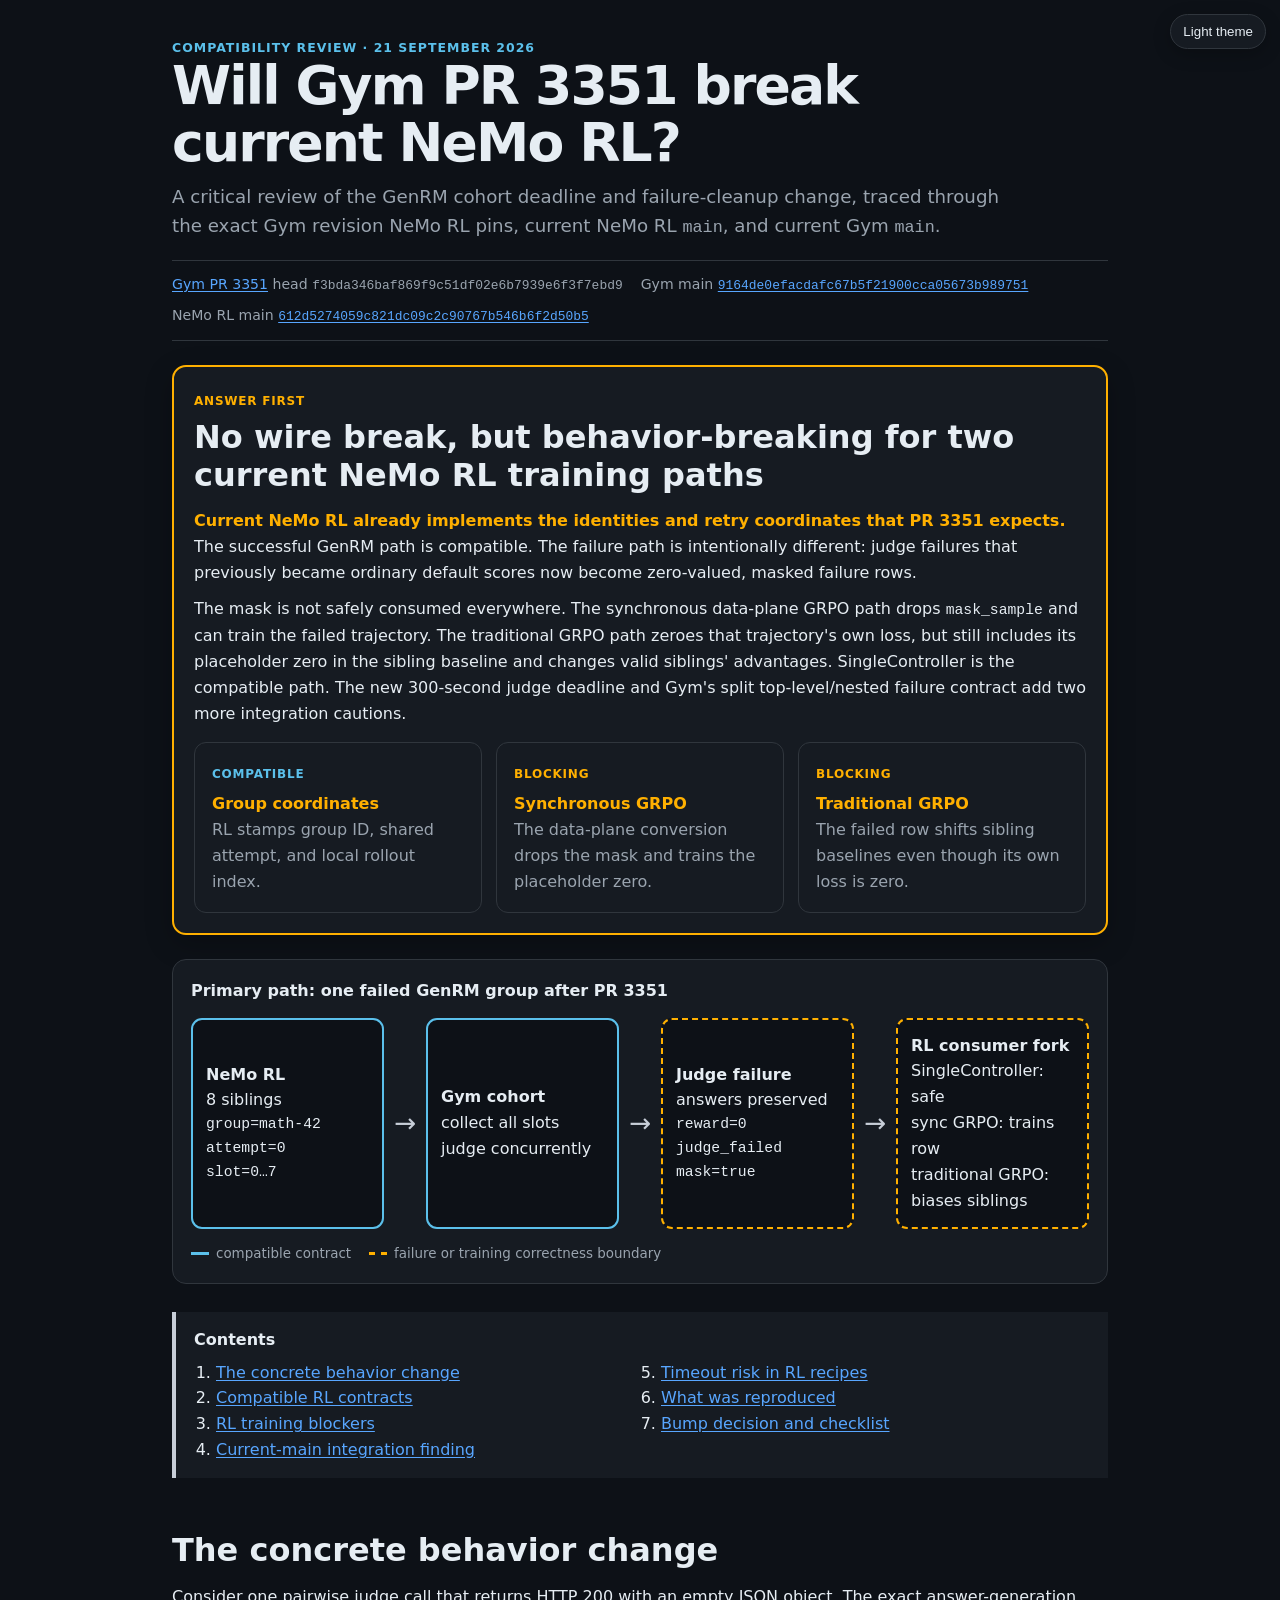
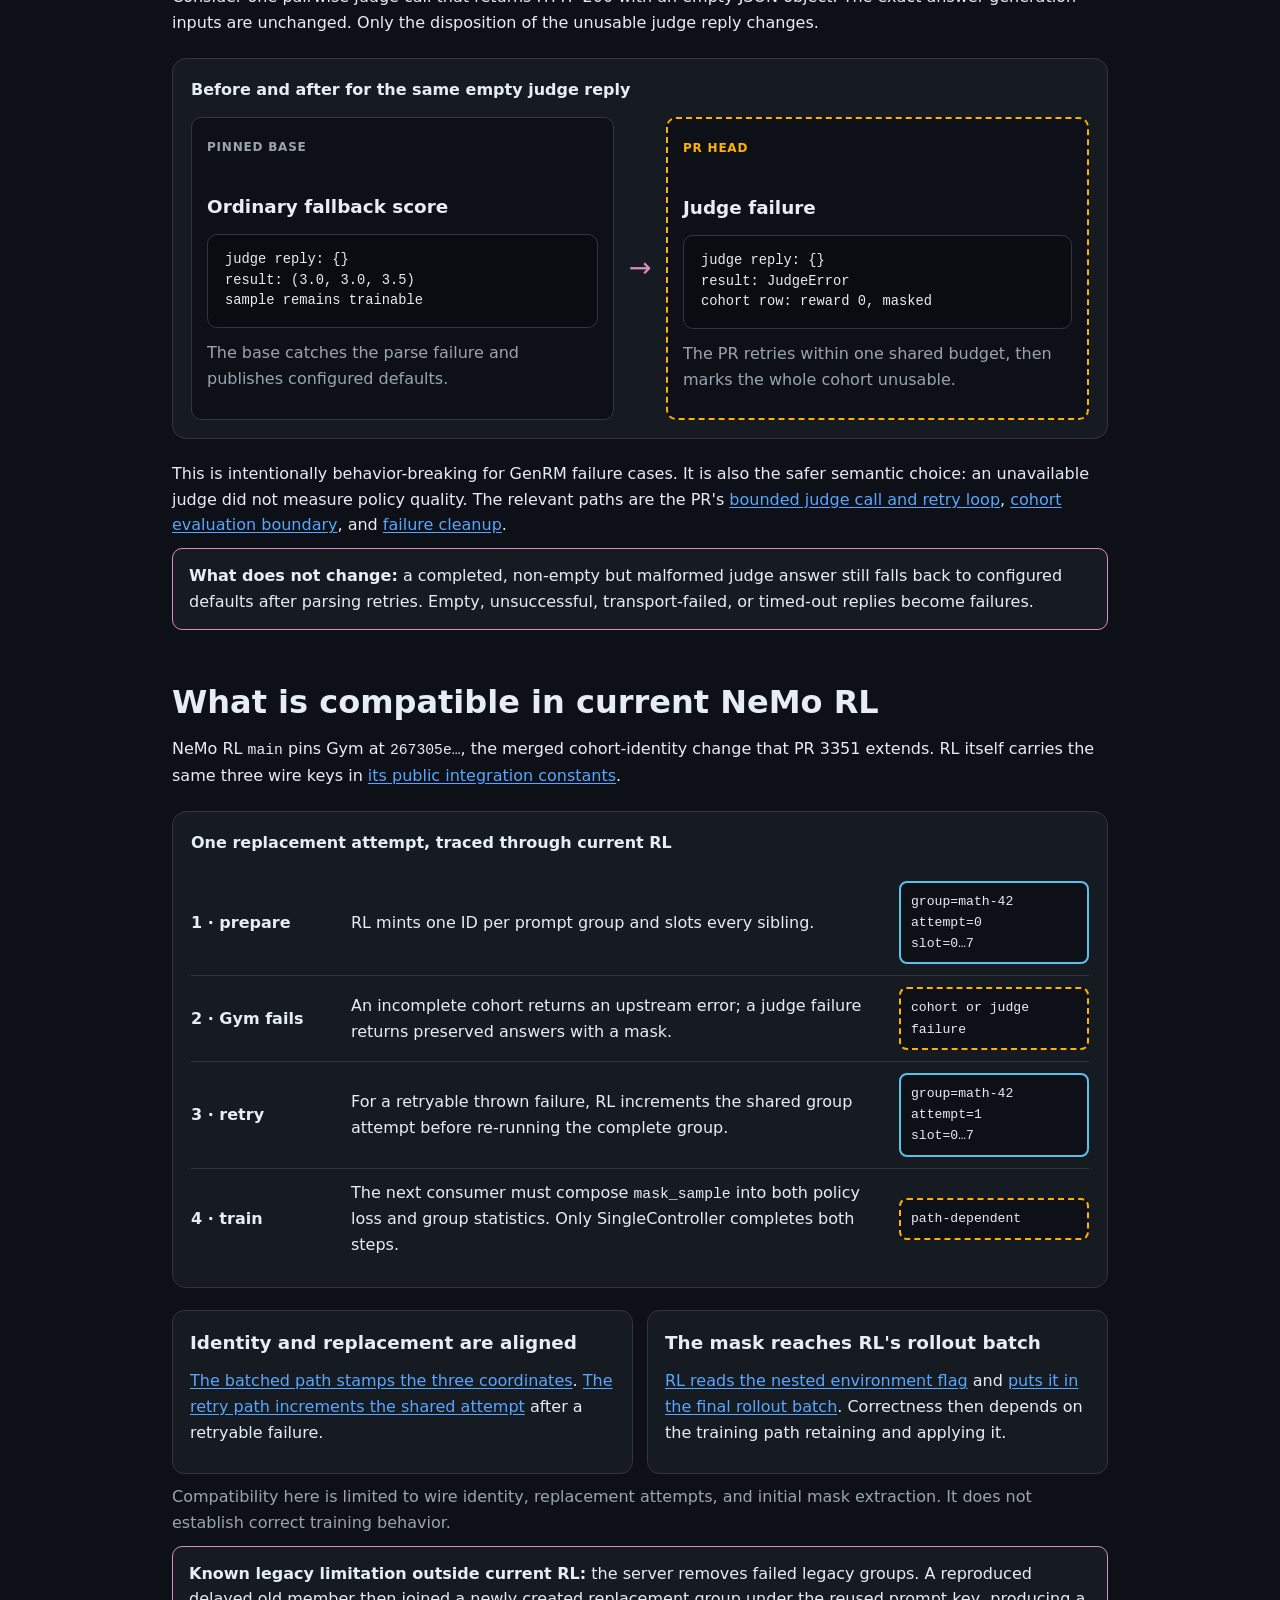
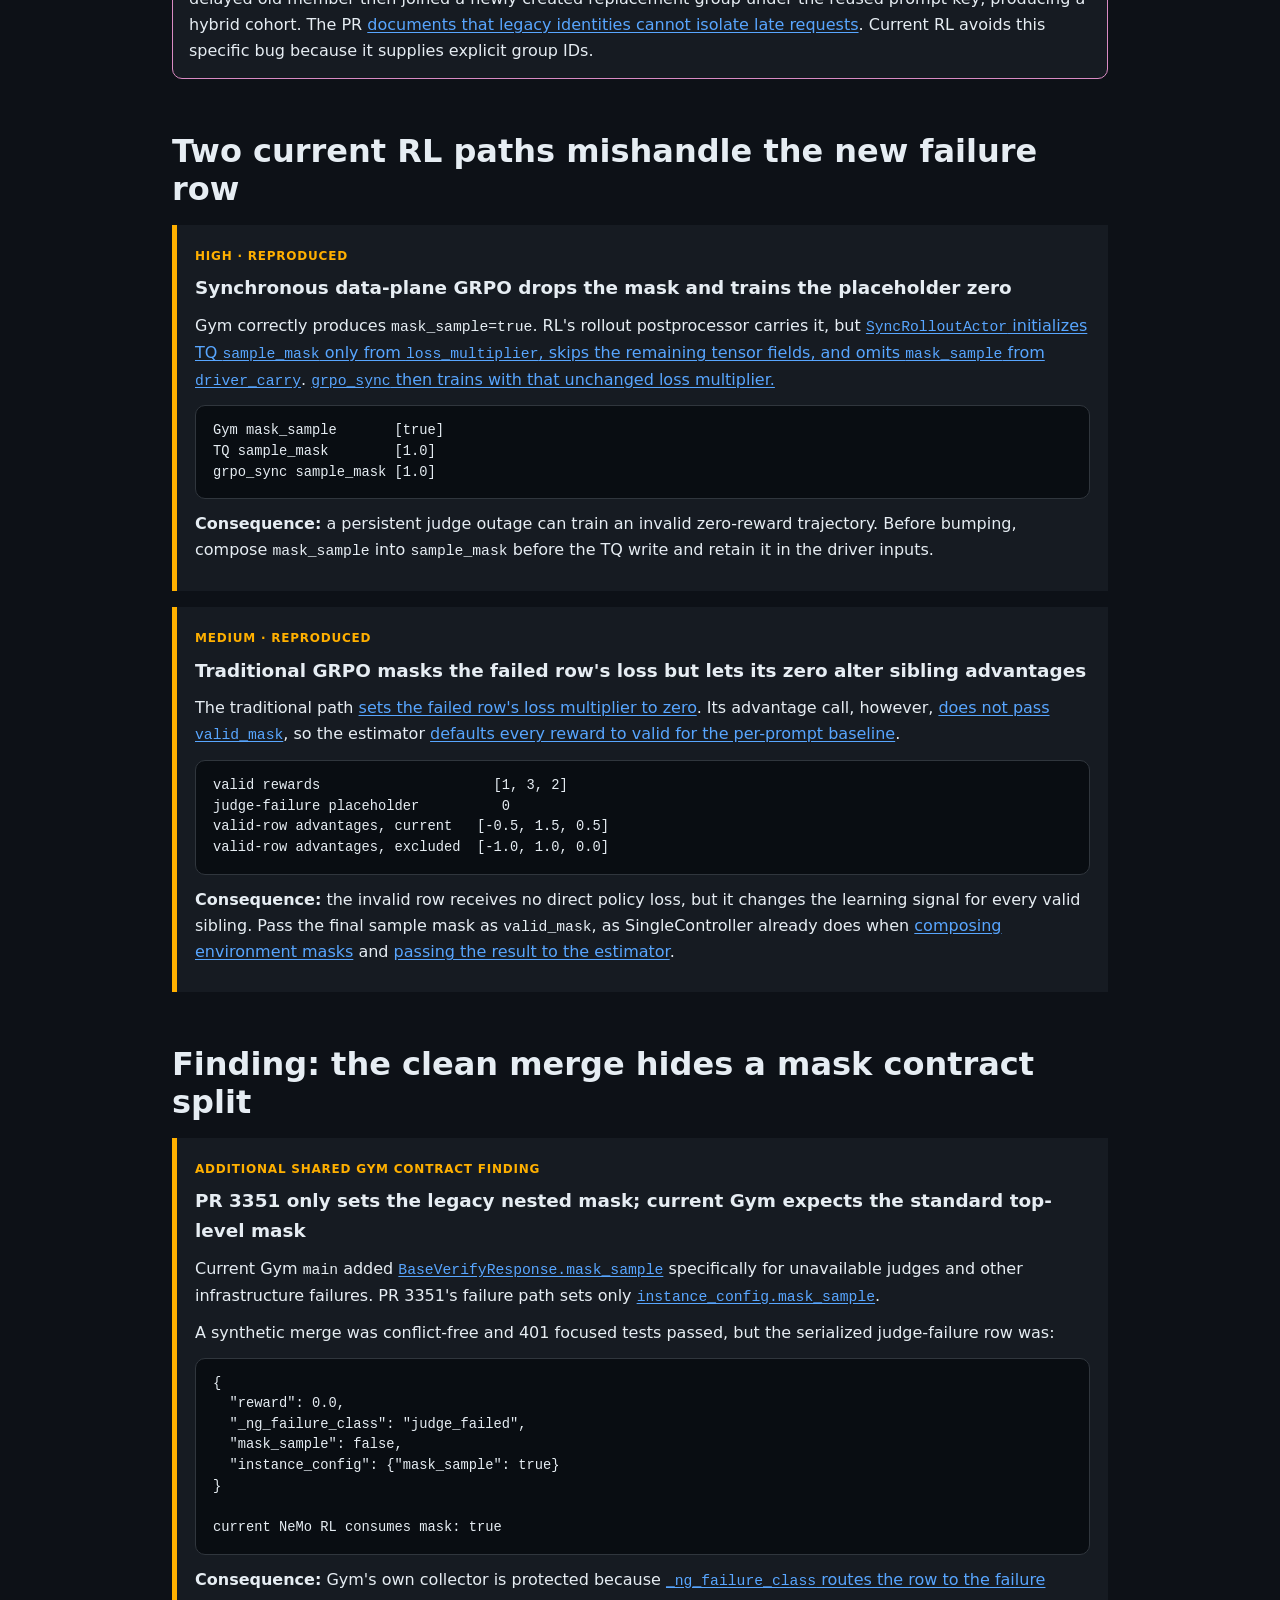
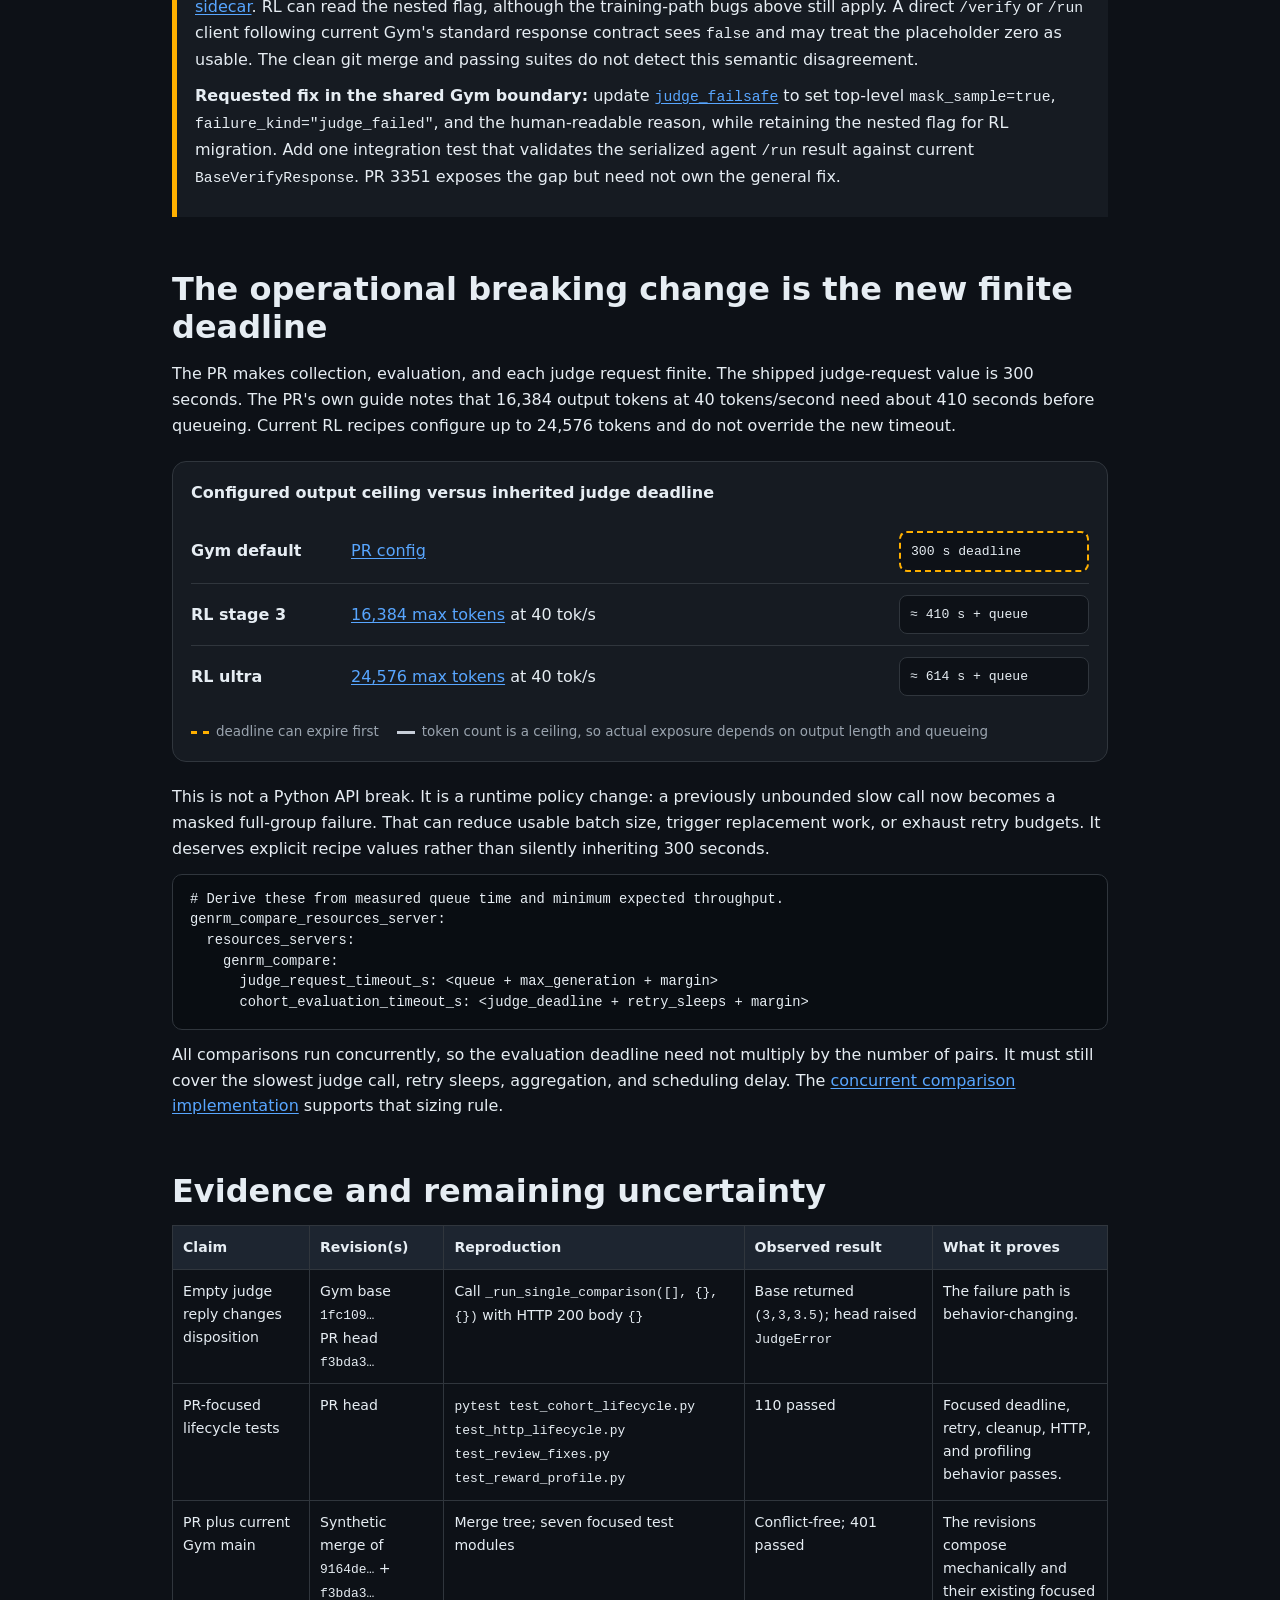
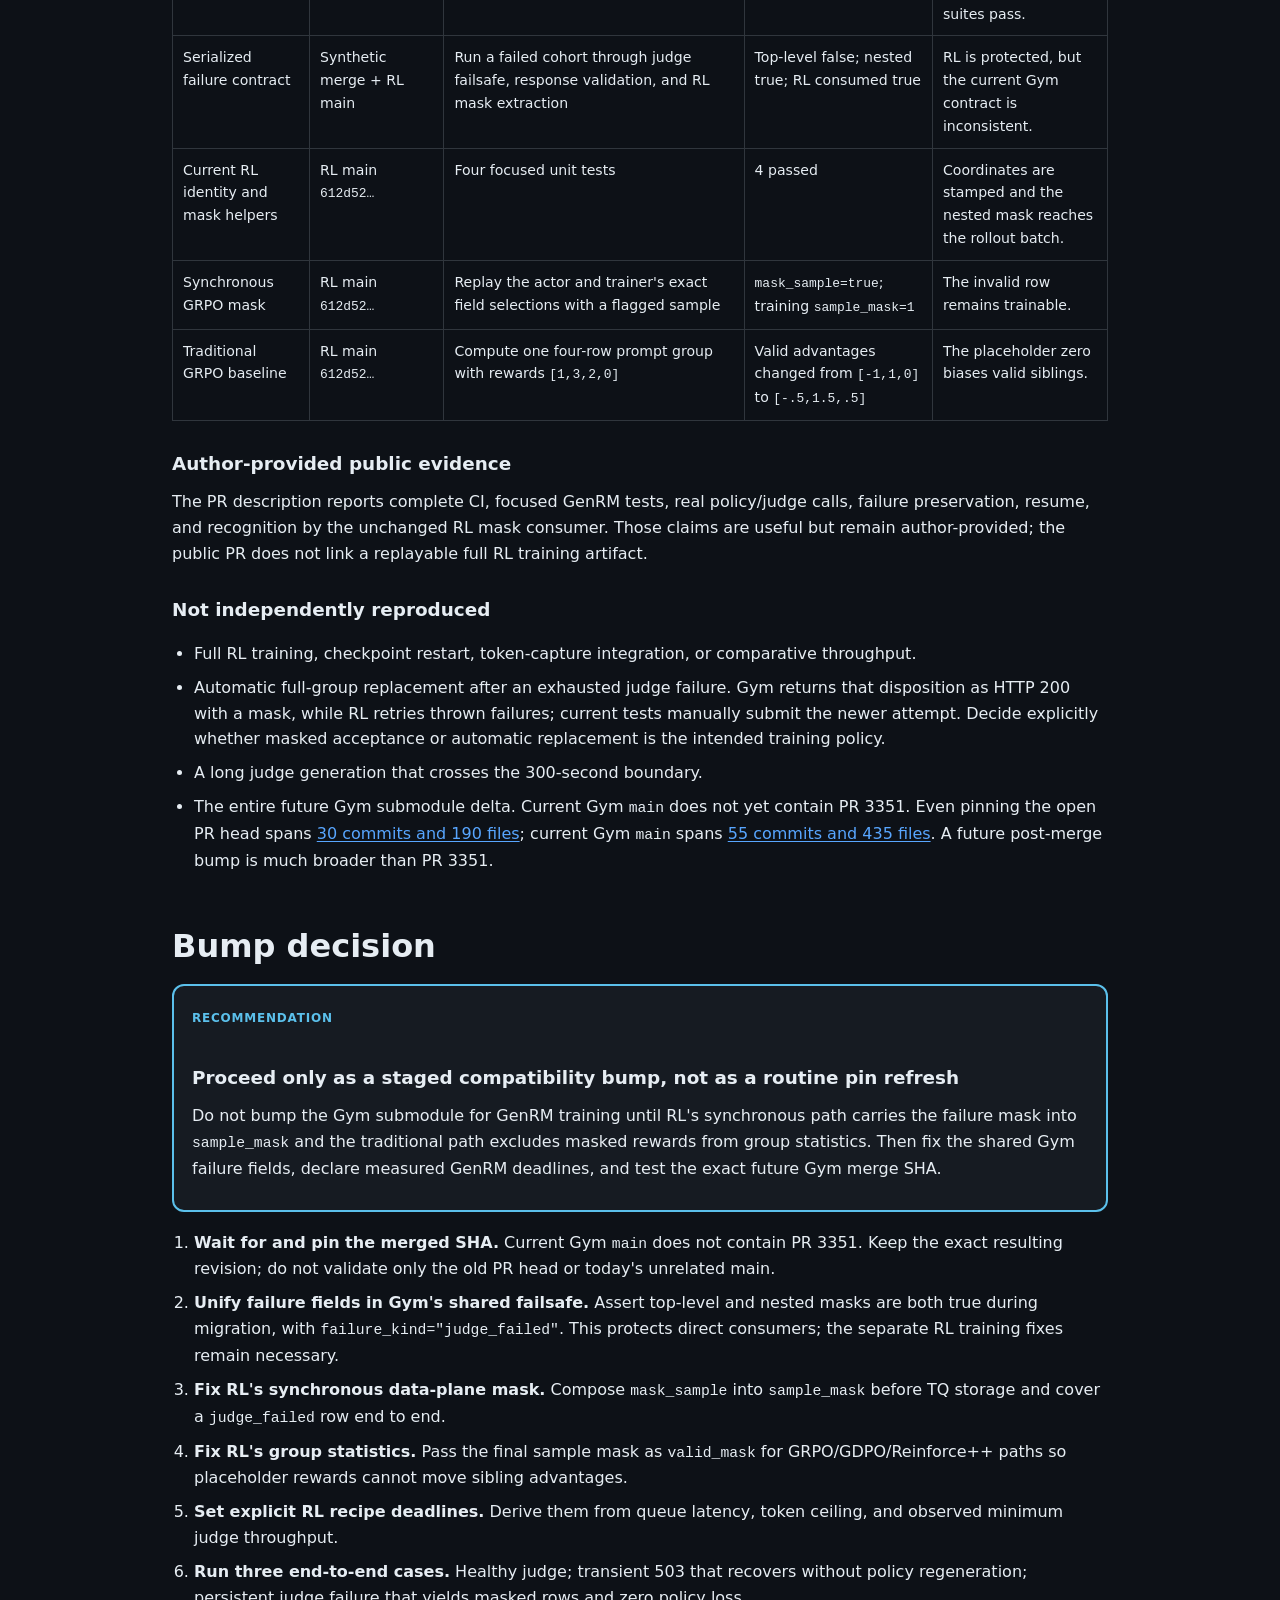
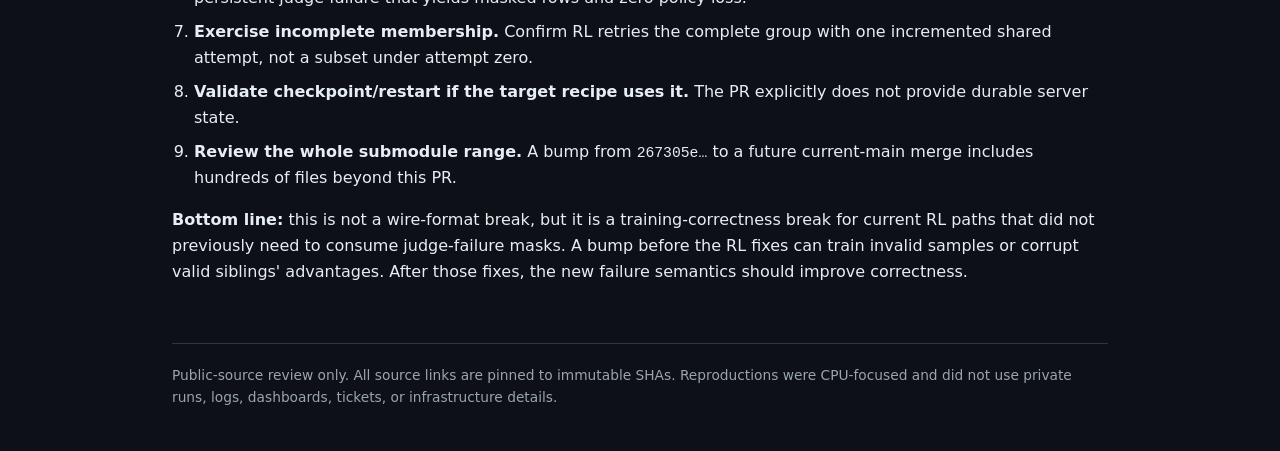
<file: pr-reviews/nvidia-nemo-gym/pr-3351-nemo-rl-compatibility-deep-dive.html>
<!doctype html>
<html lang="en">
<head>
  <meta charset="utf-8">
  <meta name="viewport" content="width=device-width, initial-scale=1">
  <title>Will Gym PR 3351 break current NeMo RL?</title>
  <script>
    (() => {
      try {
        if (localStorage.getItem("engineering-notes-theme") === "light") {
          document.documentElement.dataset.theme = "light";
        }
      } catch {}
    })();
  </script>
  <style>
    :root {
      --bg: #0d1117;
      --surface: #161b22;
      --surface-2: #1d2530;
      --border: #30363d;
      --text: #e6edf3;
      --dim: #9aa4af;
      --accent: #58a6ff;
      --diagram-ok: #5bc0eb;
      --diagram-problem: #ffb000;
      --diagram-alt: #d98bc3;
      --diagram-neutral: #c7ced8;
      --code-bg: #090d12;
      --shadow: rgba(0, 0, 0, .24);
    }
    :root[data-theme="light"] {
      --bg: #ffffff;
      --surface: #f6f8fa;
      --surface-2: #eef2f6;
      --border: #d0d7de;
      --text: #1f2328;
      --dim: #59636e;
      --accent: #0969da;
      --diagram-ok: #005a8d;
      --diagram-problem: #9a4d00;
      --diagram-alt: #7a3e6d;
      --diagram-neutral: #4b5563;
      --code-bg: #f0f3f6;
      --shadow: rgba(31, 35, 40, .10);
    }
    * { box-sizing: border-box; }
    html { scroll-behavior: smooth; }
    body {
      margin: 0;
      background: var(--bg);
      color: var(--text);
      font: 16px/1.62 system-ui, -apple-system, BlinkMacSystemFont, "Segoe UI", sans-serif;
    }
    a { color: var(--accent); text-decoration: underline; text-underline-offset: 2px; }
    main { max-width: 980px; margin: 0 auto; padding: 38px 22px 80px; }
    h1 { max-width: 820px; margin: 0 0 10px; font-size: clamp(2rem, 5vw, 3.35rem); line-height: 1.06; letter-spacing: -.035em; }
    h2 { margin: 54px 0 14px; font-size: clamp(1.45rem, 3vw, 2rem); line-height: 1.18; }
    h3 { margin: 28px 0 9px; font-size: 1.15rem; }
    p { margin: 10px 0; }
    code, pre { font-family: ui-monospace, SFMono-Regular, Menlo, Consolas, monospace; }
    code { font-size: .92em; }
    pre {
      margin: 12px 0;
      padding: 15px 17px;
      overflow: auto;
      border: 1px solid var(--border);
      border-radius: 10px;
      background: var(--code-bg);
      font-size: .86rem;
      line-height: 1.5;
    }
    .theme-toggle {
      position: fixed;
      z-index: 5;
      top: 14px;
      right: 14px;
      min-width: 92px;
      padding: 9px 12px;
      color: var(--text);
      background: var(--surface);
      border: 1px solid var(--border);
      border-radius: 999px;
      box-shadow: 0 5px 18px var(--shadow);
      cursor: pointer;
    }
    .eyebrow { color: var(--diagram-ok); font-weight: 720; letter-spacing: .08em; text-transform: uppercase; font-size: .78rem; }
    .lede { max-width: 850px; color: var(--dim); font-size: 1.14rem; }
    .provenance {
      display: flex;
      flex-wrap: wrap;
      gap: 8px 18px;
      margin: 18px 0 0;
      padding: 12px 0;
      border-block: 1px solid var(--border);
      color: var(--dim);
      font-size: .88rem;
    }
    .verdict {
      margin: 24px 0;
      padding: 20px;
      border: 2px solid var(--diagram-problem);
      border-radius: 14px;
      background: var(--surface);
      box-shadow: 0 9px 28px var(--shadow);
    }
    .verdict strong { color: var(--diagram-problem); }
    .summary-grid, .two-col, .evidence-grid {
      display: grid;
      gap: 14px;
    }
    .summary-grid { grid-template-columns: repeat(3, 1fr); margin-top: 15px; }
    .two-col { grid-template-columns: repeat(2, 1fr); }
    .evidence-grid { grid-template-columns: repeat(2, 1fr); }
    .card {
      min-width: 0;
      padding: 17px;
      border: 1px solid var(--border);
      border-radius: 12px;
      background: var(--surface);
    }
    .card h3 { margin-top: 0; }
    .label { display: inline-block; margin-bottom: 7px; font-size: .75rem; font-weight: 750; letter-spacing: .065em; text-transform: uppercase; }
    .ok { color: var(--diagram-ok); }
    .warn { color: var(--diagram-problem); }
    .alt { color: var(--diagram-alt); }
    .muted { color: var(--dim); }
    .toc {
      margin: 28px 0 0;
      padding: 15px 18px;
      border-left: 4px solid var(--diagram-neutral);
      background: var(--surface);
    }
    .toc ol { margin: 7px 0 0; padding-left: 22px; columns: 2; }
    .figure {
      margin: 22px 0;
      padding: 18px;
      overflow-x: auto;
      border: 1px solid var(--border);
      border-radius: 14px;
      background: var(--surface);
    }
    .figure figcaption { margin-bottom: 14px; font-weight: 700; }
    .flow {
      display: grid;
      grid-template-columns: minmax(145px, 1fr) 42px minmax(165px, 1fr) 42px minmax(165px, 1fr) 42px minmax(145px, 1fr);
      align-items: stretch;
      min-width: 810px;
    }
    .node {
      display: flex;
      min-height: 118px;
      flex-direction: column;
      justify-content: center;
      padding: 13px;
      border: 2px solid var(--diagram-neutral);
      border-radius: 11px;
      background: var(--bg);
    }
    .node.active { border-color: var(--diagram-ok); }
    .node.problem { border-color: var(--diagram-problem); border-style: dashed; }
    .node.alt { border-color: var(--diagram-alt); }
    .arrow { display: grid; place-items: center; color: var(--diagram-neutral); font-size: 1.65rem; }
    .legend { display: flex; flex-wrap: wrap; gap: 10px 18px; margin-top: 14px; color: var(--dim); font-size: .84rem; }
    .legend span::before { content: ""; display: inline-block; width: 18px; margin-right: 7px; border-top: 3px solid var(--diagram-neutral); vertical-align: middle; }
    .legend .l-ok::before { border-color: var(--diagram-ok); }
    .legend .l-warn::before { border-color: var(--diagram-problem); border-top-style: dashed; }
    .legend .l-alt::before { border-color: var(--diagram-alt); }
    .trace { min-width: 710px; }
    .trace-row {
      display: grid;
      grid-template-columns: 148px 1fr 190px;
      gap: 12px;
      align-items: center;
      padding: 11px 0;
      border-top: 1px solid var(--border);
    }
    .trace-row:first-child { border-top: 0; }
    .trace-value {
      padding: 8px 10px;
      border: 1px solid var(--border);
      border-radius: 8px;
      background: var(--bg);
      font-family: ui-monospace, SFMono-Regular, Menlo, monospace;
      font-size: .82rem;
    }
    .trace-value.problem { border: 2px dashed var(--diagram-problem); }
    .trace-value.active { border: 2px solid var(--diagram-ok); }
    .before-after { display: grid; grid-template-columns: 1fr 52px 1fr; min-width: 680px; }
    .before-after .panel { padding: 15px; border: 1px solid var(--border); border-radius: 10px; background: var(--bg); }
    .before-after .middle { display: grid; place-items: center; color: var(--diagram-alt); font-size: 1.7rem; }
    .value-list { margin: 10px 0 0; padding: 0; list-style: none; }
    .value-list li { margin: 7px 0; }
    .value-list li::before { content: "•"; color: var(--diagram-neutral); margin-right: 8px; }
    .finding {
      margin: 16px 0;
      padding: 17px 18px;
      border-left: 5px solid var(--diagram-problem);
      background: var(--surface);
    }
    .finding h3 { margin-top: 0; }
    .decision {
      margin: 18px 0;
      padding: 18px;
      border: 2px solid var(--diagram-ok);
      border-radius: 12px;
      background: var(--surface);
    }
    .checks { padding-left: 22px; }
    .checks li { margin: 8px 0; }
    .ledger { width: 100%; min-width: 760px; border-collapse: collapse; font-size: .88rem; }
    .ledger th, .ledger td { padding: 10px; border: 1px solid var(--border); text-align: left; vertical-align: top; }
    .ledger th { background: var(--surface-2); }
    .scroll { overflow-x: auto; }
    .callout { padding: 14px 16px; border: 1px solid var(--diagram-alt); border-radius: 10px; background: var(--surface); }
    footer { margin-top: 58px; padding-top: 20px; border-top: 1px solid var(--border); color: var(--dim); font-size: .86rem; }
    @media (max-width: 760px) {
      main { padding: 28px 15px 60px; }
      .summary-grid, .two-col, .evidence-grid { grid-template-columns: 1fr; }
      .toc ol { columns: 1; }
      .theme-toggle { position: static; float: right; margin: 0 0 12px 12px; }
    }
  </style>
</head>
<body>
  <button class="theme-toggle" type="button" aria-label="Toggle color theme">Light theme</button>
  <main>
    <div class="eyebrow">Compatibility review · 21 September 2026</div>
    <h1>Will Gym PR 3351 break current NeMo RL?</h1>
    <p class="lede">A critical review of the GenRM cohort deadline and failure-cleanup change, traced through the exact Gym revision NeMo RL pins, current NeMo RL <code>main</code>, and current Gym <code>main</code>.</p>
    <div class="provenance">
      <span><a href="https://github.com/NVIDIA-NeMo/Gym/pull/3351">Gym PR 3351</a> head <code>f3bda346baf869f9c51df02e6b7939e6f3f7ebd9</code></span>
      <span>Gym main <a href="https://github.com/NVIDIA-NeMo/Gym/commit/9164de0efacdafc67b5f21900cca05673b989751"><code>9164de0efacdafc67b5f21900cca05673b989751</code></a></span>
      <span>NeMo RL main <a href="https://github.com/NVIDIA-NeMo/RL/commit/612d5274059c821dc09c2c90767b546b6f2d50b5"><code>612d5274059c821dc09c2c90767b546b6f2d50b5</code></a></span>
    </div>

    <section class="verdict" aria-labelledby="answer">
      <div class="label warn">Answer first</div>
      <h2 id="answer" style="margin-top:0">No wire break, but behavior-breaking for two current NeMo RL training paths</h2>
      <p><strong>Current NeMo RL already implements the identities and retry coordinates that PR 3351 expects.</strong> The successful GenRM path is compatible. The failure path is intentionally different: judge failures that previously became ordinary default scores now become zero-valued, masked failure rows.</p>
      <p>The mask is not safely consumed everywhere. The synchronous data-plane GRPO path drops <code>mask_sample</code> and can train the failed trajectory. The traditional GRPO path zeroes that trajectory's own loss, but still includes its placeholder zero in the sibling baseline and changes valid siblings' advantages. SingleController is the compatible path. The new 300-second judge deadline and Gym's split top-level/nested failure contract add two more integration cautions.</p>
      <div class="summary-grid">
        <div class="card"><div class="label ok">Compatible</div><br><strong>Group coordinates</strong><br><span class="muted">RL stamps group ID, shared attempt, and local rollout index.</span></div>
        <div class="card"><div class="label warn">Blocking</div><br><strong>Synchronous GRPO</strong><br><span class="muted">The data-plane conversion drops the mask and trains the placeholder zero.</span></div>
        <div class="card"><div class="label warn">Blocking</div><br><strong>Traditional GRPO</strong><br><span class="muted">The failed row shifts sibling baselines even though its own loss is zero.</span></div>
      </div>
    </section>

    <figure class="figure">
      <figcaption>Primary path: one failed GenRM group after PR 3351</figcaption>
      <div class="flow" role="img" aria-label="NeMo RL stamps cohort coordinates, Gym retains answers on judge failure, and RL training paths consume the mask differently">
        <div class="node active"><strong>NeMo RL</strong><span>8 siblings</span><code>group=math-42<br>attempt=0<br>slot=0…7</code></div>
        <div class="arrow" aria-hidden="true">→</div>
        <div class="node active"><strong>Gym cohort</strong><span>collect all slots</span><span>judge concurrently</span></div>
        <div class="arrow" aria-hidden="true">→</div>
        <div class="node problem"><strong>Judge failure</strong><span>answers preserved</span><code>reward=0<br>judge_failed<br>mask=true</code></div>
        <div class="arrow" aria-hidden="true">→</div>
        <div class="node problem"><strong>RL consumer fork</strong><span>SingleController: safe</span><span>sync GRPO: trains row</span><span>traditional GRPO: biases siblings</span></div>
      </div>
      <div class="legend"><span class="l-ok">compatible contract</span><span class="l-warn">failure or training correctness boundary</span></div>
    </figure>

    <nav class="toc" aria-label="Contents">
      <strong>Contents</strong>
      <ol>
        <li><a href="#concrete-change">The concrete behavior change</a></li>
        <li><a href="#rl-contract">Compatible RL contracts</a></li>
        <li><a href="#rl-findings">RL training blockers</a></li>
        <li><a href="#mainline-finding">Current-main integration finding</a></li>
        <li><a href="#timeouts">Timeout risk in RL recipes</a></li>
        <li><a href="#evidence">What was reproduced</a></li>
        <li><a href="#decision">Bump decision and checklist</a></li>
      </ol>
    </nav>

    <section id="concrete-change">
      <h2>The concrete behavior change</h2>
      <p>Consider one pairwise judge call that returns HTTP 200 with an empty JSON object. The exact answer-generation inputs are unchanged. Only the disposition of the unusable judge reply changes.</p>
      <figure class="figure">
        <figcaption>Before and after for the same empty judge reply</figcaption>
        <div class="before-after">
          <div class="panel">
            <div class="label muted">Pinned base</div>
            <h3>Ordinary fallback score</h3>
            <pre>judge reply: {}
result: (3.0, 3.0, 3.5)
sample remains trainable</pre>
            <p class="muted">The base catches the parse failure and publishes configured defaults.</p>
          </div>
          <div class="middle" aria-hidden="true">→</div>
          <div class="panel" style="border:2px dashed var(--diagram-problem)">
            <div class="label warn">PR head</div>
            <h3>Judge failure</h3>
            <pre>judge reply: {}
result: JudgeError
cohort row: reward 0, masked</pre>
            <p class="muted">The PR retries within one shared budget, then marks the whole cohort unusable.</p>
          </div>
        </div>
      </figure>
      <p>This is intentionally behavior-breaking for GenRM failure cases. It is also the safer semantic choice: an unavailable judge did not measure policy quality. The relevant paths are the PR's <a href="https://github.com/NVIDIA-NeMo/Gym/blob/f3bda346baf869f9c51df02e6b7939e6f3f7ebd9/resources_servers/genrm_compare/app.py#L947-L979">bounded judge call and retry loop</a>, <a href="https://github.com/NVIDIA-NeMo/Gym/blob/f3bda346baf869f9c51df02e6b7939e6f3f7ebd9/resources_servers/genrm_compare/app.py#L581-L642">cohort evaluation boundary</a>, and <a href="https://github.com/NVIDIA-NeMo/Gym/blob/f3bda346baf869f9c51df02e6b7939e6f3f7ebd9/resources_servers/genrm_compare/app.py#L679-L718">failure cleanup</a>.</p>
      <div class="callout"><strong>What does not change:</strong> a completed, non-empty but malformed judge answer still falls back to configured defaults after parsing retries. Empty, unsuccessful, transport-failed, or timed-out replies become failures.</div>
    </section>

    <section id="rl-contract">
      <h2>What is compatible in current NeMo RL</h2>
      <p>NeMo RL <code>main</code> pins Gym at <code>267305e…</code>, the merged cohort-identity change that PR 3351 extends. RL itself carries the same three wire keys in <a href="https://github.com/NVIDIA-NeMo/RL/blob/612d5274059c821dc09c2c90767b546b6f2d50b5/nemo_rl/experience/interfaces.py#L20-L23">its public integration constants</a>.</p>
      <figure class="figure">
        <figcaption>One replacement attempt, traced through current RL</figcaption>
        <div class="trace">
          <div class="trace-row"><strong>1 · prepare</strong><div>RL mints one ID per prompt group and slots every sibling.</div><div class="trace-value active">group=math-42<br>attempt=0<br>slot=0…7</div></div>
          <div class="trace-row"><strong>2 · Gym fails</strong><div>An incomplete cohort returns an upstream error; a judge failure returns preserved answers with a mask.</div><div class="trace-value problem">cohort or judge failure</div></div>
          <div class="trace-row"><strong>3 · retry</strong><div>For a retryable thrown failure, RL increments the shared group attempt before re-running the complete group.</div><div class="trace-value active">group=math-42<br>attempt=1<br>slot=0…7</div></div>
          <div class="trace-row"><strong>4 · train</strong><div>The next consumer must compose <code>mask_sample</code> into both policy loss and group statistics. Only SingleController completes both steps.</div><div class="trace-value problem">path-dependent</div></div>
        </div>
      </figure>
      <div class="two-col">
        <div class="card">
          <h3>Identity and replacement are aligned</h3>
          <p><a href="https://github.com/NVIDIA-NeMo/RL/blob/612d5274059c821dc09c2c90767b546b6f2d50b5/nemo_rl/experience/rollouts.py#L2369-L2428">The batched path stamps the three coordinates</a>. <a href="https://github.com/NVIDIA-NeMo/RL/blob/612d5274059c821dc09c2c90767b546b6f2d50b5/nemo_rl/experience/rollout_manager.py#L1972-L1983">The retry path increments the shared attempt</a> after a retryable failure.</p>
        </div>
        <div class="card">
          <h3>The mask reaches RL's rollout batch</h3>
          <p><a href="https://github.com/NVIDIA-NeMo/RL/blob/612d5274059c821dc09c2c90767b546b6f2d50b5/nemo_rl/experience/rollouts.py#L301-L309">RL reads the nested environment flag</a> and <a href="https://github.com/NVIDIA-NeMo/RL/blob/612d5274059c821dc09c2c90767b546b6f2d50b5/nemo_rl/experience/rollouts.py#L3158-L3163">puts it in the final rollout batch</a>. Correctness then depends on the training path retaining and applying it.</p>
        </div>
      </div>
      <p class="muted">Compatibility here is limited to wire identity, replacement attempts, and initial mask extraction. It does not establish correct training behavior.</p>
      <div class="callout"><strong>Known legacy limitation outside current RL:</strong> the server removes failed legacy groups. A reproduced delayed old member then joined a newly created replacement group under the reused prompt key, producing a hybrid cohort. The PR <a href="https://github.com/NVIDIA-NeMo/Gym/blob/f3bda346baf869f9c51df02e6b7939e6f3f7ebd9/fern/versions/latest/pages/evaluation/genrm-cohorts.mdx#L30-L33">documents that legacy identities cannot isolate late requests</a>. Current RL avoids this specific bug because it supplies explicit group IDs.</div>
    </section>

    <section id="rl-findings">
      <h2>Two current RL paths mishandle the new failure row</h2>
      <div class="finding">
        <div class="label warn">High · reproduced</div>
        <h3>Synchronous data-plane GRPO drops the mask and trains the placeholder zero</h3>
        <p>Gym correctly produces <code>mask_sample=true</code>. RL's rollout postprocessor carries it, but <a href="https://github.com/NVIDIA-NeMo/RL/blob/612d5274059c821dc09c2c90767b546b6f2d50b5/nemo_rl/experience/sync_rollout_actor.py#L315-L383"><code>SyncRolloutActor</code> initializes TQ <code>sample_mask</code> only from <code>loss_multiplier</code>, skips the remaining tensor fields, and omits <code>mask_sample</code> from <code>driver_carry</code></a>. <a href="https://github.com/NVIDIA-NeMo/RL/blob/612d5274059c821dc09c2c90767b546b6f2d50b5/nemo_rl/algorithms/grpo_sync.py#L931-L970"><code>grpo_sync</code> then trains with that unchanged loss multiplier.</a></p>
        <pre>Gym mask_sample       [true]
TQ sample_mask        [1.0]
grpo_sync sample_mask [1.0]</pre>
        <p><strong>Consequence:</strong> a persistent judge outage can train an invalid zero-reward trajectory. Before bumping, compose <code>mask_sample</code> into <code>sample_mask</code> before the TQ write and retain it in the driver inputs.</p>
      </div>
      <div class="finding">
        <div class="label warn">Medium · reproduced</div>
        <h3>Traditional GRPO masks the failed row's loss but lets its zero alter sibling advantages</h3>
        <p>The traditional path <a href="https://github.com/NVIDIA-NeMo/RL/blob/612d5274059c821dc09c2c90767b546b6f2d50b5/nemo_rl/algorithms/grpo.py#L2356-L2371">sets the failed row's loss multiplier to zero</a>. Its advantage call, however, <a href="https://github.com/NVIDIA-NeMo/RL/blob/612d5274059c821dc09c2c90767b546b6f2d50b5/nemo_rl/algorithms/grpo.py#L3550-L3561">does not pass <code>valid_mask</code></a>, so the estimator <a href="https://github.com/NVIDIA-NeMo/RL/blob/612d5274059c821dc09c2c90767b546b6f2d50b5/nemo_rl/algorithms/advantage_estimator.py#L90-L115">defaults every reward to valid for the per-prompt baseline</a>.</p>
        <pre>valid rewards                     [1, 3, 2]
judge-failure placeholder          0
valid-row advantages, current   [-0.5, 1.5, 0.5]
valid-row advantages, excluded  [-1.0, 1.0, 0.0]</pre>
        <p><strong>Consequence:</strong> the invalid row receives no direct policy loss, but it changes the learning signal for every valid sibling. Pass the final sample mask as <code>valid_mask</code>, as SingleController already does when <a href="https://github.com/NVIDIA-NeMo/RL/blob/612d5274059c821dc09c2c90767b546b6f2d50b5/nemo_rl/algorithms/single_controller.py#L4964-L4980">composing environment masks</a> and <a href="https://github.com/NVIDIA-NeMo/RL/blob/612d5274059c821dc09c2c90767b546b6f2d50b5/nemo_rl/algorithms/single_controller.py#L5064-L5070">passing the result to the estimator</a>.</p>
      </div>
    </section>

    <section id="mainline-finding">
      <h2>Finding: the clean merge hides a mask contract split</h2>
      <div class="finding">
        <div class="label warn">Additional shared Gym contract finding</div>
        <h3>PR 3351 only sets the legacy nested mask; current Gym expects the standard top-level mask</h3>
        <p>Current Gym <code>main</code> added <a href="https://github.com/NVIDIA-NeMo/Gym/blob/9164de0efacdafc67b5f21900cca05673b989751/nemo_gym/base_resources_server.py#L104-L137"><code>BaseVerifyResponse.mask_sample</code></a> specifically for unavailable judges and other infrastructure failures. PR 3351's failure path sets only <a href="https://github.com/NVIDIA-NeMo/Gym/blob/f3bda346baf869f9c51df02e6b7939e6f3f7ebd9/resources_servers/genrm_compare/app.py#L421-L432"><code>instance_config.mask_sample</code></a>.</p>
        <p>A synthetic merge was conflict-free and 401 focused tests passed, but the serialized judge-failure row was:</p>
        <pre>{
  "reward": 0.0,
  "_ng_failure_class": "judge_failed",
  "mask_sample": false,
  "instance_config": {"mask_sample": true}
}

current NeMo RL consumes mask: true</pre>
        <p><strong>Consequence:</strong> Gym's own collector is protected because <a href="https://github.com/NVIDIA-NeMo/Gym/blob/9164de0efacdafc67b5f21900cca05673b989751/nemo_gym/rollout_collection.py#L1504-L1527"><code>_ng_failure_class</code> routes the row to the failure sidecar</a>. RL can read the nested flag, although the training-path bugs above still apply. A direct <code>/verify</code> or <code>/run</code> client following current Gym's standard response contract sees <code>false</code> and may treat the placeholder zero as usable. The clean git merge and passing suites do not detect this semantic disagreement.</p>
        <p><strong>Requested fix in the shared Gym boundary:</strong> update <a href="https://github.com/NVIDIA-NeMo/Gym/blob/9164de0efacdafc67b5f21900cca05673b989751/nemo_gym/judge.py#L84-L109"><code>judge_failsafe</code></a> to set top-level <code>mask_sample=true</code>, <code>failure_kind="judge_failed"</code>, and the human-readable reason, while retaining the nested flag for RL migration. Add one integration test that validates the serialized agent <code>/run</code> result against current <code>BaseVerifyResponse</code>. PR 3351 exposes the gap but need not own the general fix.</p>
      </div>
    </section>

    <section id="timeouts">
      <h2>The operational breaking change is the new finite deadline</h2>
      <p>The PR makes collection, evaluation, and each judge request finite. The shipped judge-request value is 300 seconds. The PR's own guide notes that 16,384 output tokens at 40 tokens/second need about 410 seconds before queueing. Current RL recipes configure up to 24,576 tokens and do not override the new timeout.</p>
      <figure class="figure">
        <figcaption>Configured output ceiling versus inherited judge deadline</figcaption>
        <div class="trace">
          <div class="trace-row"><strong>Gym default</strong><div><a href="https://github.com/NVIDIA-NeMo/Gym/blob/f3bda346baf869f9c51df02e6b7939e6f3f7ebd9/resources_servers/genrm_compare/configs/genrm_compare.yaml#L34-L50">PR config</a></div><div class="trace-value problem">300 s deadline</div></div>
          <div class="trace-row"><strong>RL stage 3</strong><div><a href="https://github.com/NVIDIA-NeMo/RL/blob/612d5274059c821dc09c2c90767b546b6f2d50b5/examples/nemo_gym/nemotron-3-super/stage3_rlhf.yaml#L323-L347">16,384 max tokens</a> at 40 tok/s</div><div class="trace-value">≈ 410 s + queue</div></div>
          <div class="trace-row"><strong>RL ultra</strong><div><a href="https://github.com/NVIDIA-NeMo/RL/blob/612d5274059c821dc09c2c90767b546b6f2d50b5/examples/nemo_gym/nemotron-3-ultra/rlhf_teacher.yaml#L437-L460">24,576 max tokens</a> at 40 tok/s</div><div class="trace-value">≈ 614 s + queue</div></div>
        </div>
        <div class="legend"><span class="l-warn">deadline can expire first</span><span>token count is a ceiling, so actual exposure depends on output length and queueing</span></div>
      </figure>
      <p>This is not a Python API break. It is a runtime policy change: a previously unbounded slow call now becomes a masked full-group failure. That can reduce usable batch size, trigger replacement work, or exhaust retry budgets. It deserves explicit recipe values rather than silently inheriting 300 seconds.</p>
      <pre># Derive these from measured queue time and minimum expected throughput.
genrm_compare_resources_server:
  resources_servers:
    genrm_compare:
      judge_request_timeout_s: &lt;queue + max_generation + margin&gt;
      cohort_evaluation_timeout_s: &lt;judge_deadline + retry_sleeps + margin&gt;</pre>
      <p>All comparisons run concurrently, so the evaluation deadline need not multiply by the number of pairs. It must still cover the slowest judge call, retry sleeps, aggregation, and scheduling delay. The <a href="https://github.com/NVIDIA-NeMo/Gym/blob/f3bda346baf869f9c51df02e6b7939e6f3f7ebd9/resources_servers/genrm_compare/app.py#L810-L844">concurrent comparison implementation</a> supports that sizing rule.</p>
    </section>

    <section id="evidence">
      <h2>Evidence and remaining uncertainty</h2>
      <div class="scroll">
        <table class="ledger">
          <thead><tr><th>Claim</th><th>Revision(s)</th><th>Reproduction</th><th>Observed result</th><th>What it proves</th></tr></thead>
          <tbody>
            <tr><td>Empty judge reply changes disposition</td><td>Gym base <code>1fc109…</code><br>PR head <code>f3bda3…</code></td><td>Call <code>_run_single_comparison([], {}, {})</code> with HTTP 200 body <code>{}</code></td><td>Base returned <code>(3,3,3.5)</code>; head raised <code>JudgeError</code></td><td>The failure path is behavior-changing.</td></tr>
            <tr><td>PR-focused lifecycle tests</td><td>PR head</td><td><code>pytest test_cohort_lifecycle.py test_http_lifecycle.py test_review_fixes.py test_reward_profile.py</code></td><td>110 passed</td><td>Focused deadline, retry, cleanup, HTTP, and profiling behavior passes.</td></tr>
            <tr><td>PR plus current Gym main</td><td>Synthetic merge of <code>9164de…</code> + <code>f3bda3…</code></td><td>Merge tree; seven focused test modules</td><td>Conflict-free; 401 passed</td><td>The revisions compose mechanically and their existing focused suites pass.</td></tr>
            <tr><td>Serialized failure contract</td><td>Synthetic merge + RL main</td><td>Run a failed cohort through judge failsafe, response validation, and RL mask extraction</td><td>Top-level false; nested true; RL consumed true</td><td>RL is protected, but the current Gym contract is inconsistent.</td></tr>
            <tr><td>Current RL identity and mask helpers</td><td>RL main <code>612d52…</code></td><td>Four focused unit tests</td><td>4 passed</td><td>Coordinates are stamped and the nested mask reaches the rollout batch.</td></tr>
            <tr><td>Synchronous GRPO mask</td><td>RL main <code>612d52…</code></td><td>Replay the actor and trainer's exact field selections with a flagged sample</td><td><code>mask_sample=true</code>; training <code>sample_mask=1</code></td><td>The invalid row remains trainable.</td></tr>
            <tr><td>Traditional GRPO baseline</td><td>RL main <code>612d52…</code></td><td>Compute one four-row prompt group with rewards <code>[1,3,2,0]</code></td><td>Valid advantages changed from <code>[-1,1,0]</code> to <code>[-.5,1.5,.5]</code></td><td>The placeholder zero biases valid siblings.</td></tr>
          </tbody>
        </table>
      </div>
      <h3>Author-provided public evidence</h3>
      <p>The PR description reports complete CI, focused GenRM tests, real policy/judge calls, failure preservation, resume, and recognition by the unchanged RL mask consumer. Those claims are useful but remain author-provided; the public PR does not link a replayable full RL training artifact.</p>
      <h3>Not independently reproduced</h3>
      <ul class="checks">
        <li>Full RL training, checkpoint restart, token-capture integration, or comparative throughput.</li>
        <li>Automatic full-group replacement after an exhausted judge failure. Gym returns that disposition as HTTP 200 with a mask, while RL retries thrown failures; current tests manually submit the newer attempt. Decide explicitly whether masked acceptance or automatic replacement is the intended training policy.</li>
        <li>A long judge generation that crosses the 300-second boundary.</li>
        <li>The entire future Gym submodule delta. Current Gym <code>main</code> does not yet contain PR 3351. Even pinning the open PR head spans <a href="https://github.com/NVIDIA-NeMo/Gym/compare/267305e2a7bf88153e8ebbca1029ecc1e0f67b25...f3bda346baf869f9c51df02e6b7939e6f3f7ebd9">30 commits and 190 files</a>; current Gym <code>main</code> spans <a href="https://github.com/NVIDIA-NeMo/Gym/compare/267305e2a7bf88153e8ebbca1029ecc1e0f67b25...9164de0efacdafc67b5f21900cca05673b989751">55 commits and 435 files</a>. A future post-merge bump is much broader than PR 3351.</li>
      </ul>
    </section>

    <section id="decision">
      <h2>Bump decision</h2>
      <div class="decision">
        <div class="label ok">Recommendation</div>
        <h3>Proceed only as a staged compatibility bump, not as a routine pin refresh</h3>
        <p>Do not bump the Gym submodule for GenRM training until RL's synchronous path carries the failure mask into <code>sample_mask</code> and the traditional path excludes masked rewards from group statistics. Then fix the shared Gym failure fields, declare measured GenRM deadlines, and test the exact future Gym merge SHA.</p>
      </div>
      <ol class="checks">
        <li><strong>Wait for and pin the merged SHA.</strong> Current Gym <code>main</code> does not contain PR 3351. Keep the exact resulting revision; do not validate only the old PR head or today's unrelated main.</li>
        <li><strong>Unify failure fields in Gym's shared failsafe.</strong> Assert top-level and nested masks are both true during migration, with <code>failure_kind="judge_failed"</code>. This protects direct consumers; the separate RL training fixes remain necessary.</li>
        <li><strong>Fix RL's synchronous data-plane mask.</strong> Compose <code>mask_sample</code> into <code>sample_mask</code> before TQ storage and cover a <code>judge_failed</code> row end to end.</li>
        <li><strong>Fix RL's group statistics.</strong> Pass the final sample mask as <code>valid_mask</code> for GRPO/GDPO/Reinforce++ paths so placeholder rewards cannot move sibling advantages.</li>
        <li><strong>Set explicit RL recipe deadlines.</strong> Derive them from queue latency, token ceiling, and observed minimum judge throughput.</li>
        <li><strong>Run three end-to-end cases.</strong> Healthy judge; transient 503 that recovers without policy regeneration; persistent judge failure that yields masked rows and zero policy loss.</li>
        <li><strong>Exercise incomplete membership.</strong> Confirm RL retries the complete group with one incremented shared attempt, not a subset under attempt zero.</li>
        <li><strong>Validate checkpoint/restart if the target recipe uses it.</strong> The PR explicitly does not provide durable server state.</li>
        <li><strong>Review the whole submodule range.</strong> A bump from <code>267305e…</code> to a future current-main merge includes hundreds of files beyond this PR.</li>
      </ol>
      <p><strong>Bottom line:</strong> this is not a wire-format break, but it is a training-correctness break for current RL paths that did not previously need to consume judge-failure masks. A bump before the RL fixes can train invalid samples or corrupt valid siblings' advantages. After those fixes, the new failure semantics should improve correctness.</p>
    </section>

    <footer>
      Public-source review only. All source links are pinned to immutable SHAs. Reproductions were CPU-focused and did not use private runs, logs, dashboards, tickets, or infrastructure details.
    </footer>
  </main>
  <script>
    (() => {
      const button = document.querySelector(".theme-toggle");
      const sync = () => {
        button.textContent = document.documentElement.dataset.theme === "light" ? "Dark theme" : "Light theme";
      };
      button.addEventListener("click", () => {
        const light = document.documentElement.dataset.theme !== "light";
        if (light) document.documentElement.dataset.theme = "light";
        else delete document.documentElement.dataset.theme;
        try { localStorage.setItem("engineering-notes-theme", light ? "light" : "dark"); } catch {}
        sync();
      });
      sync();
    })();
  </script>
</body>
</html>
</file>
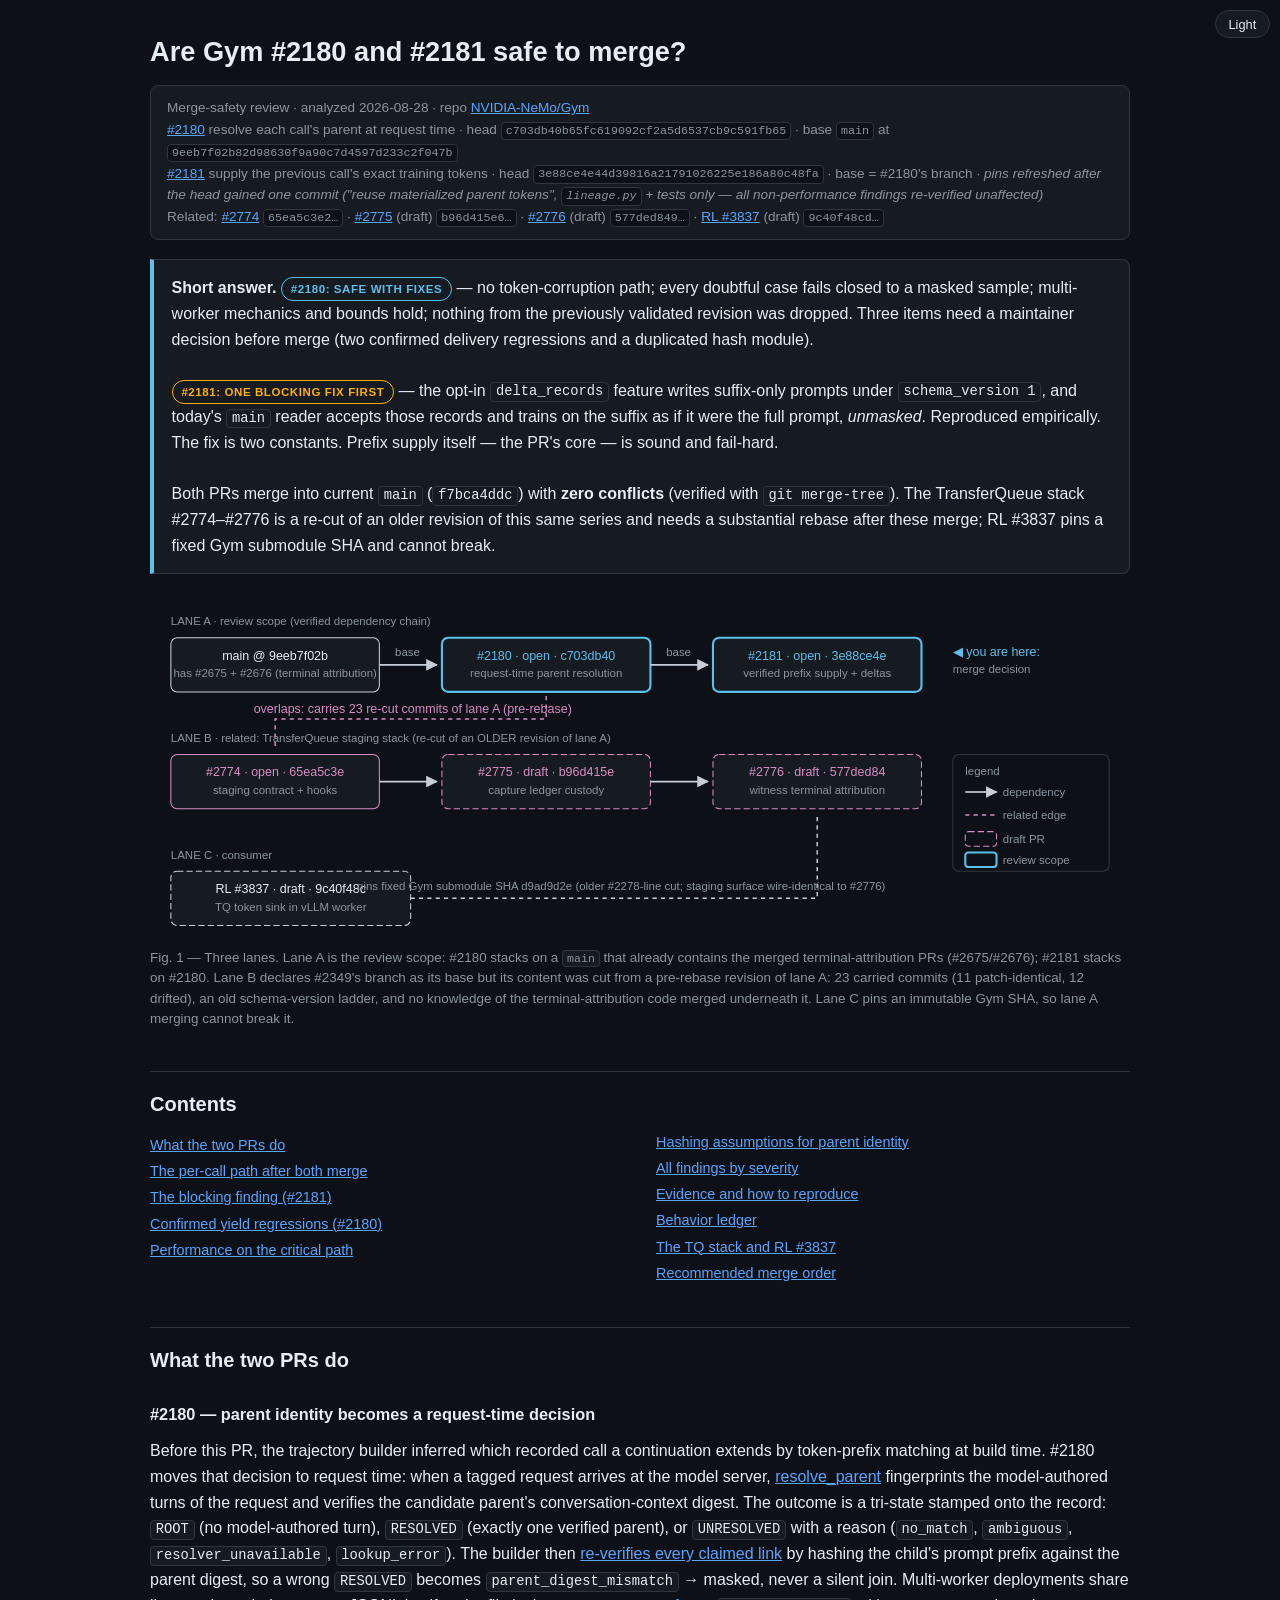
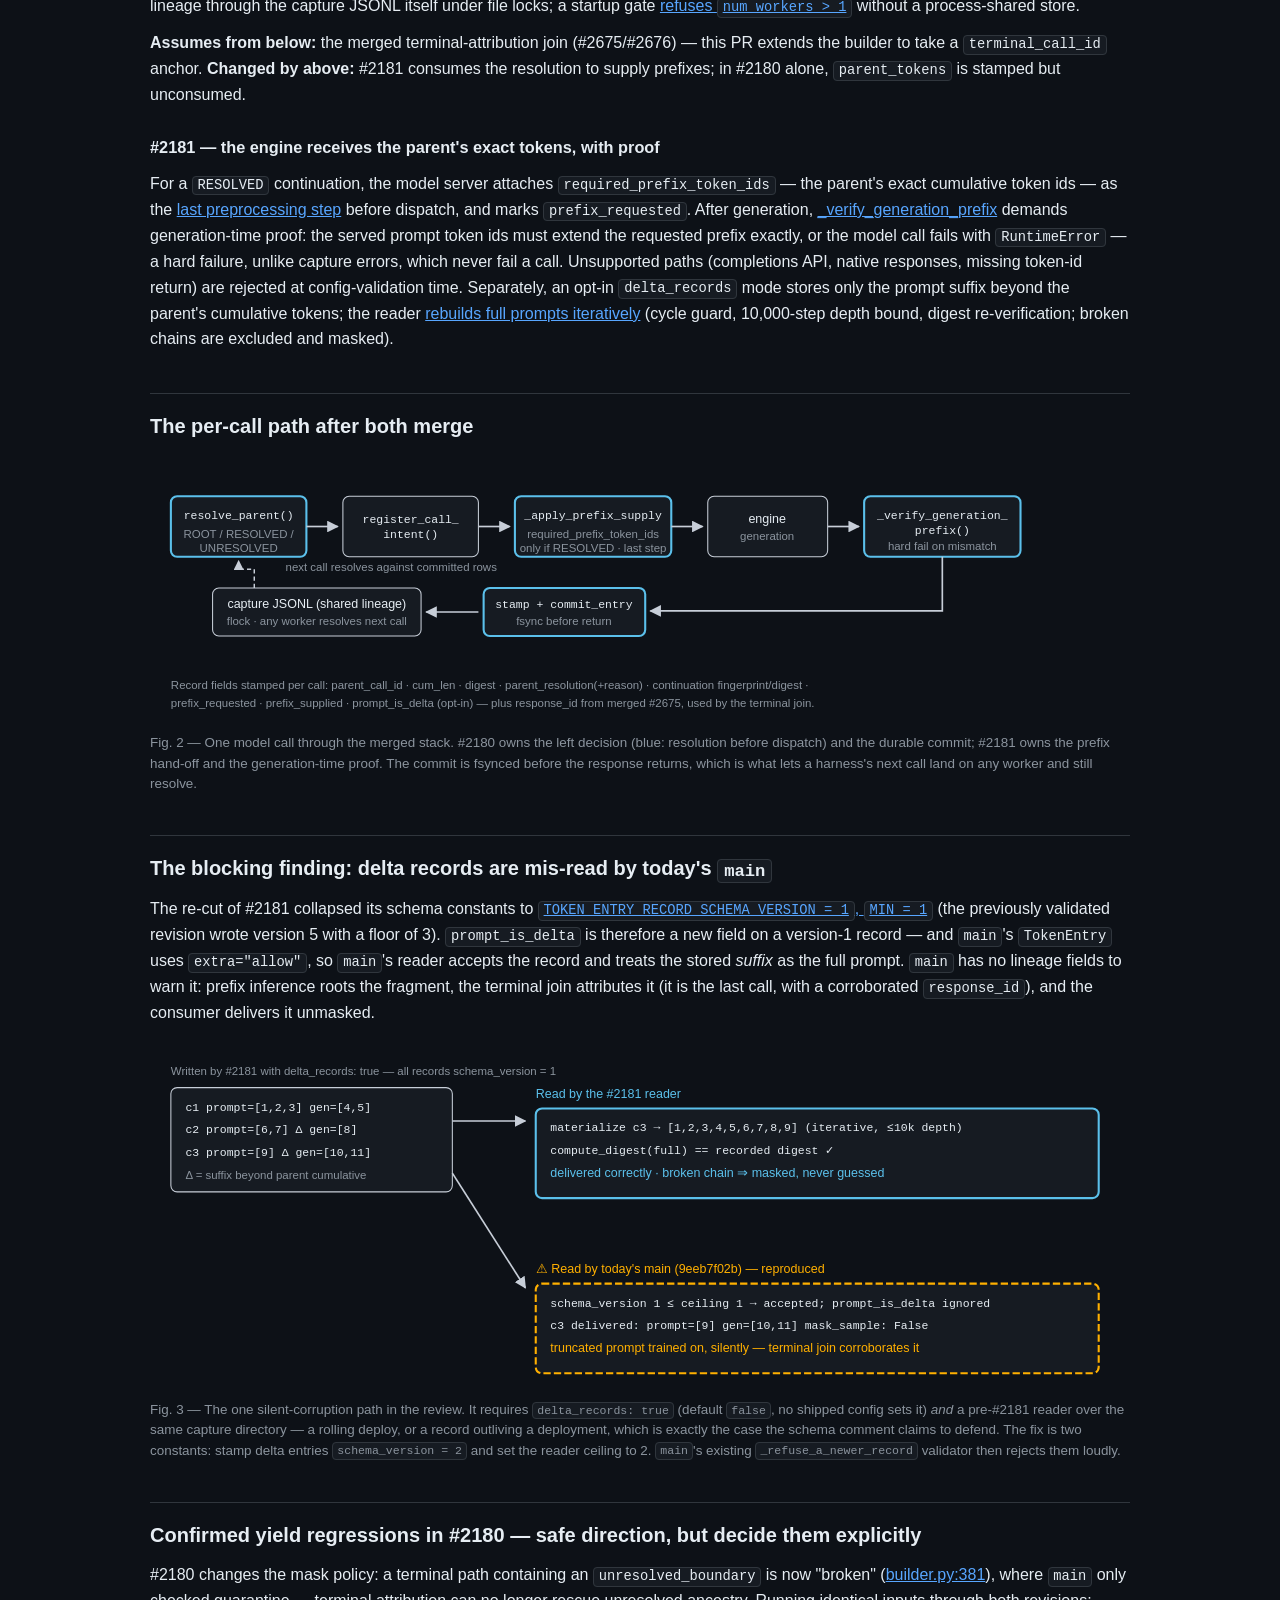
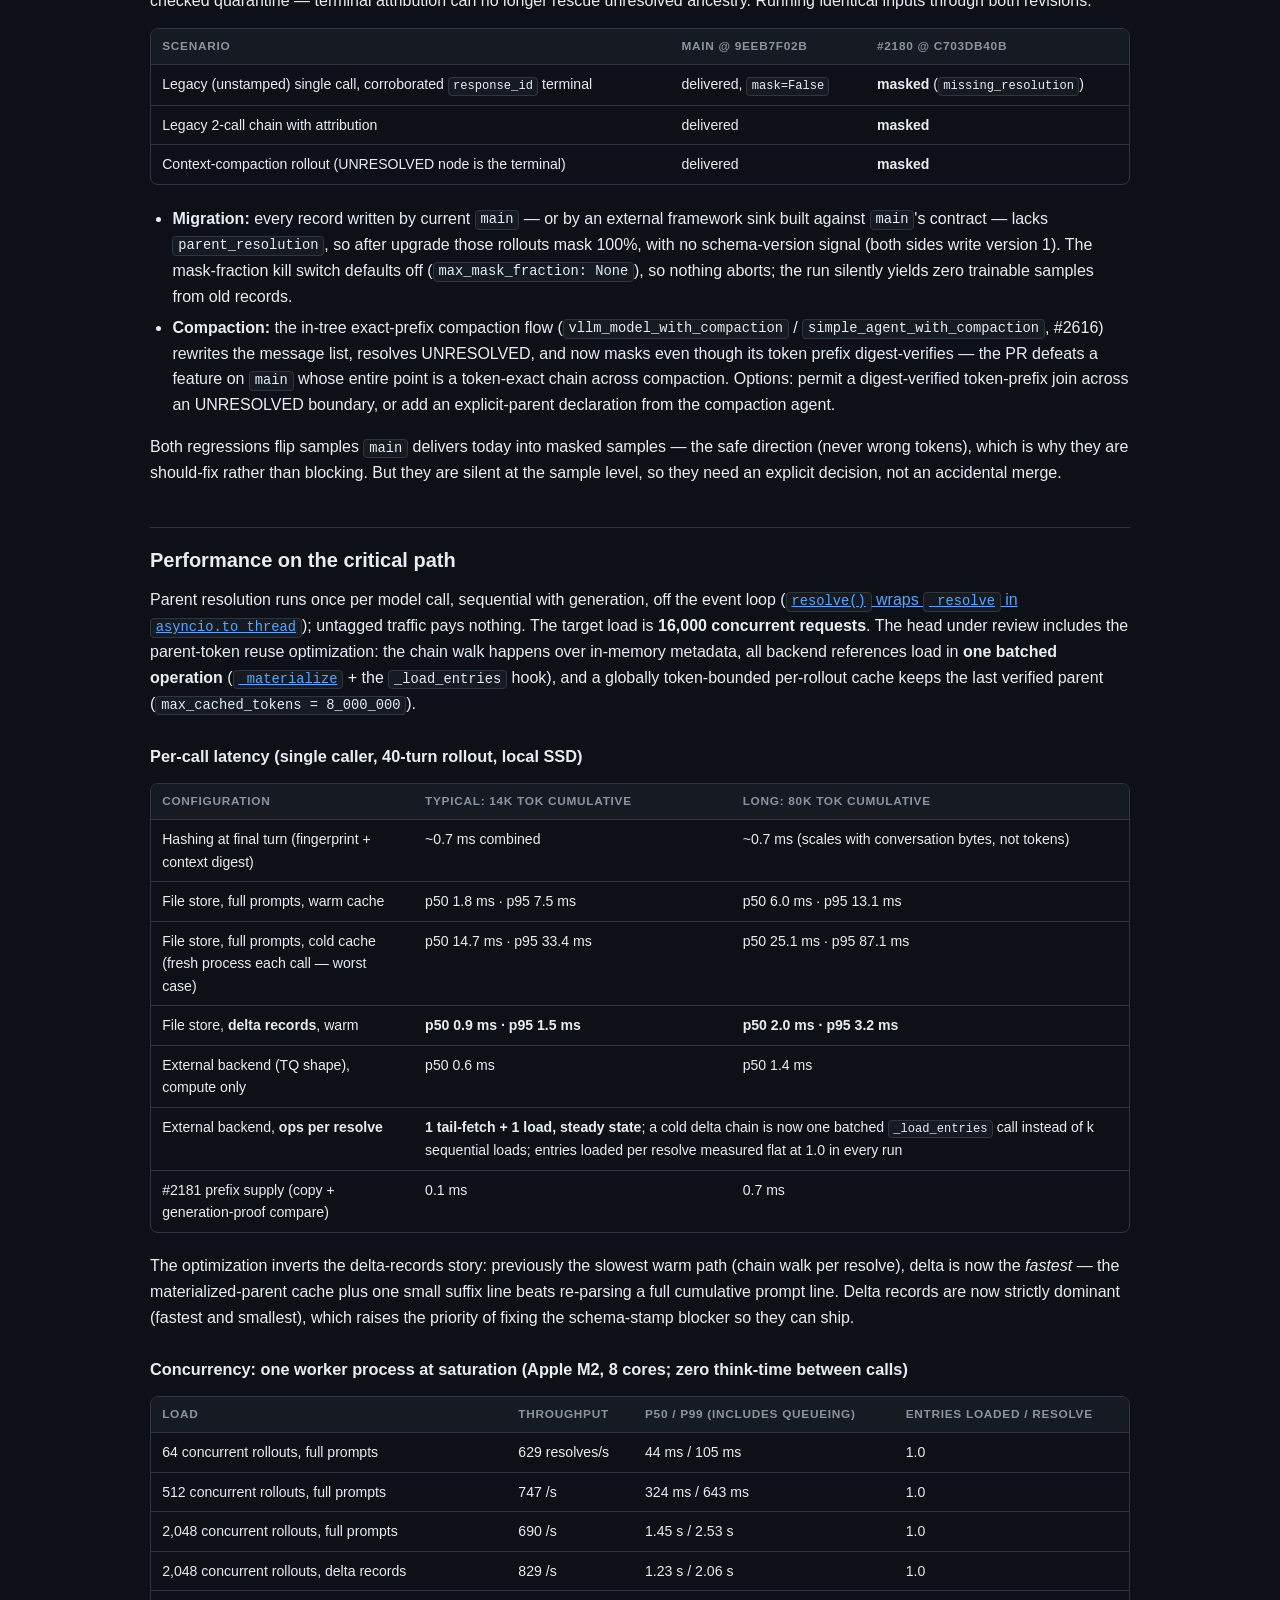
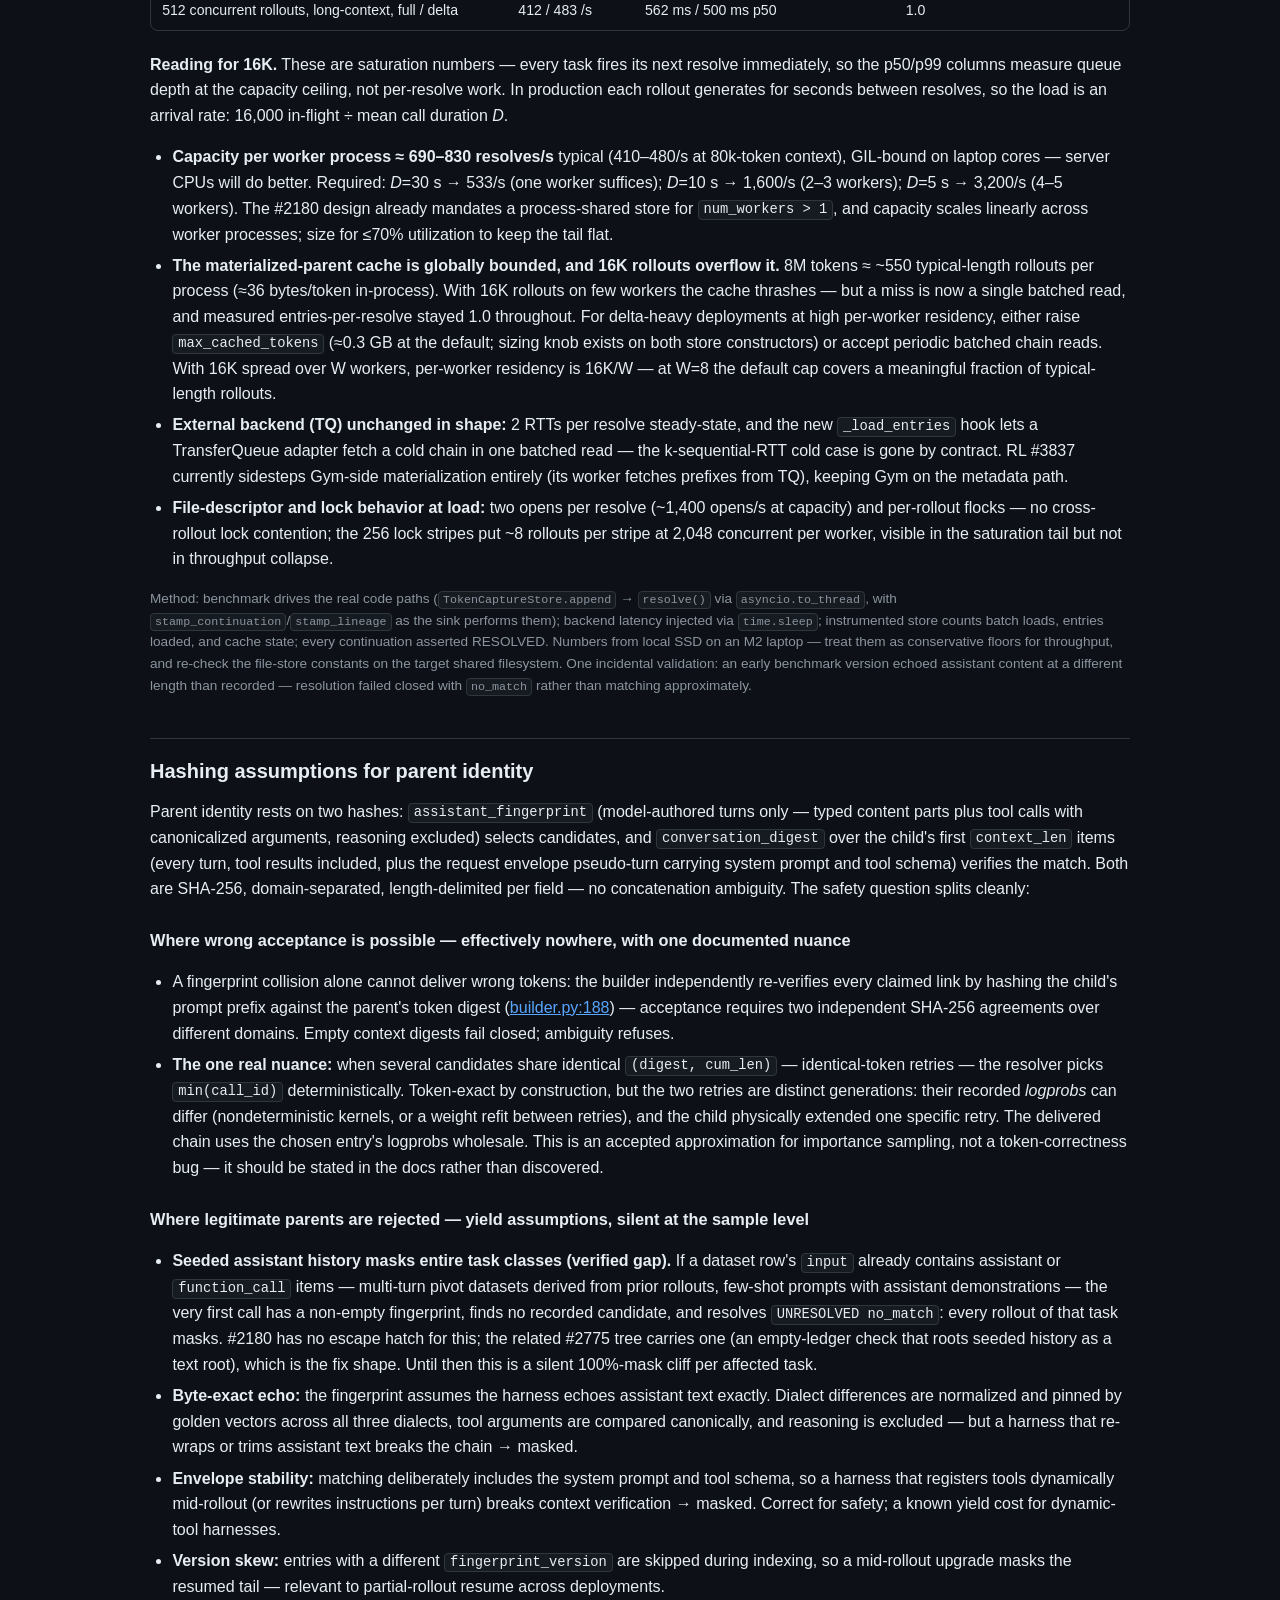
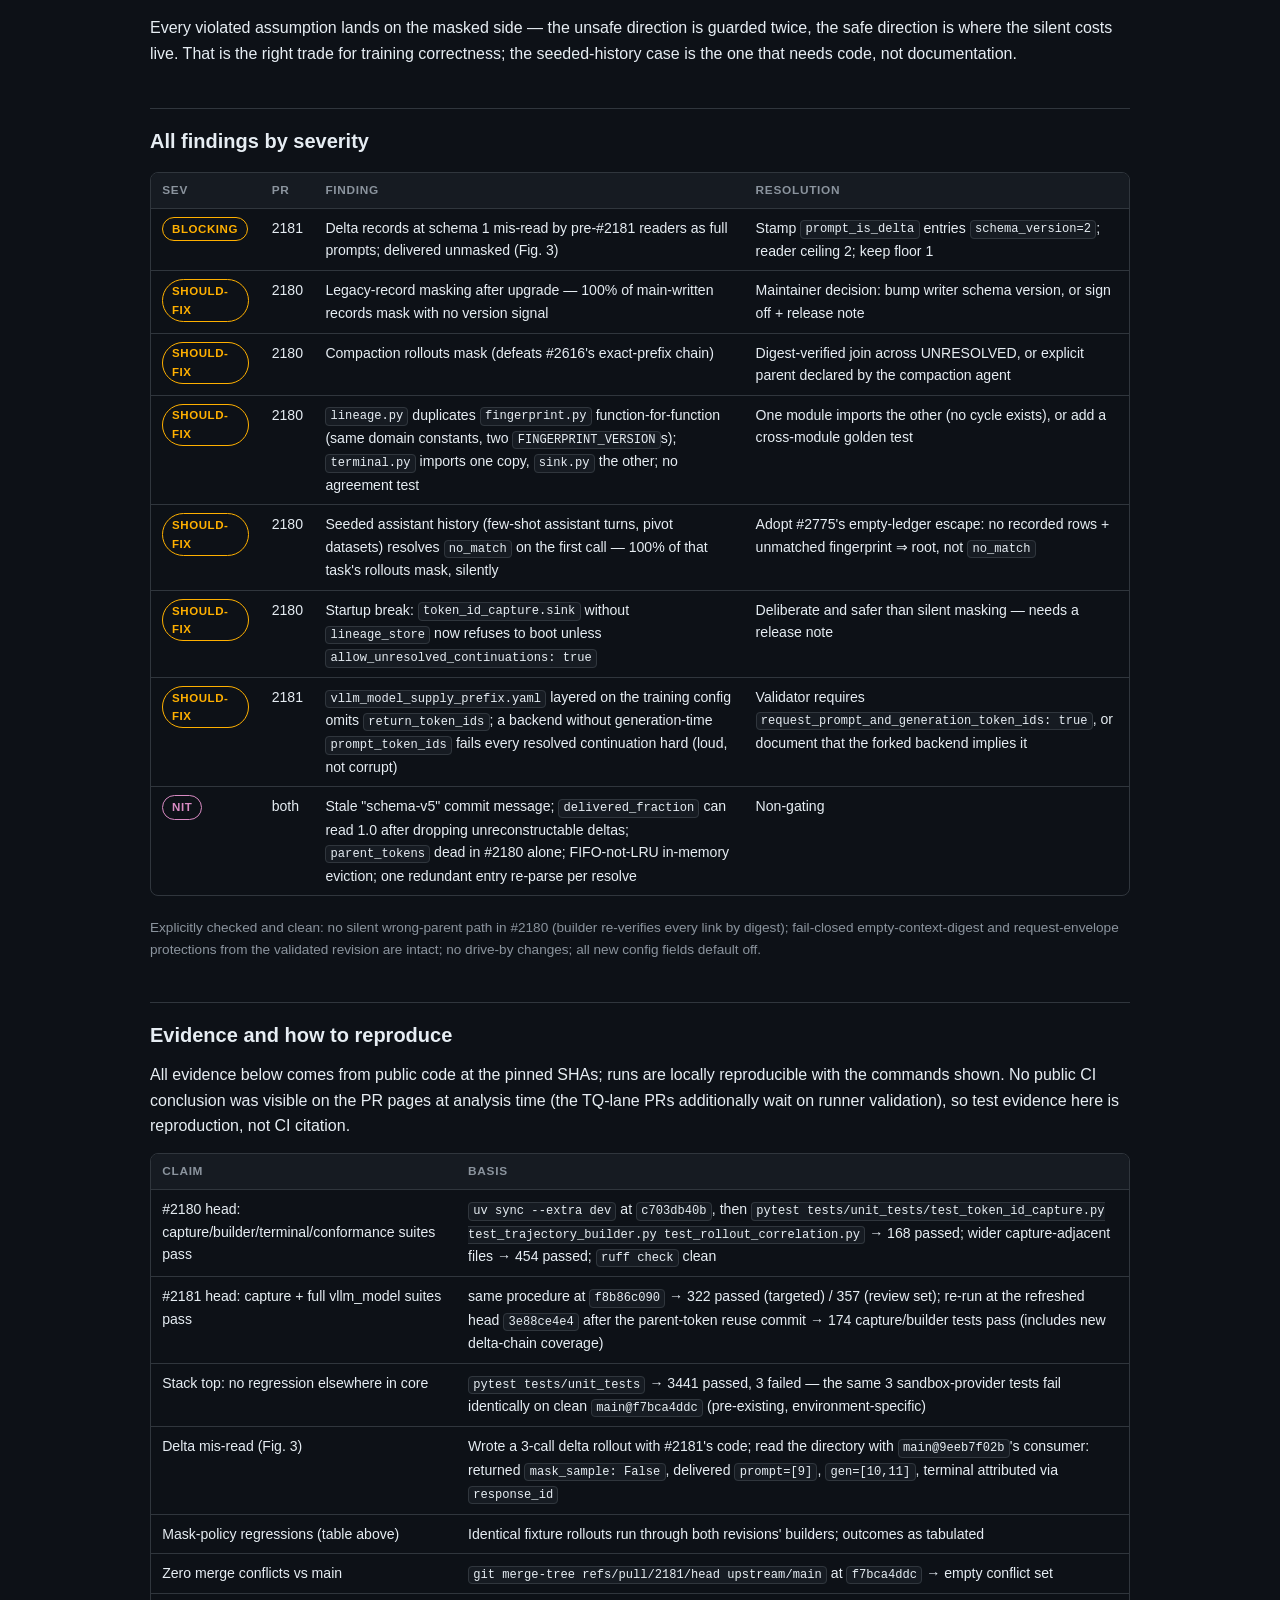
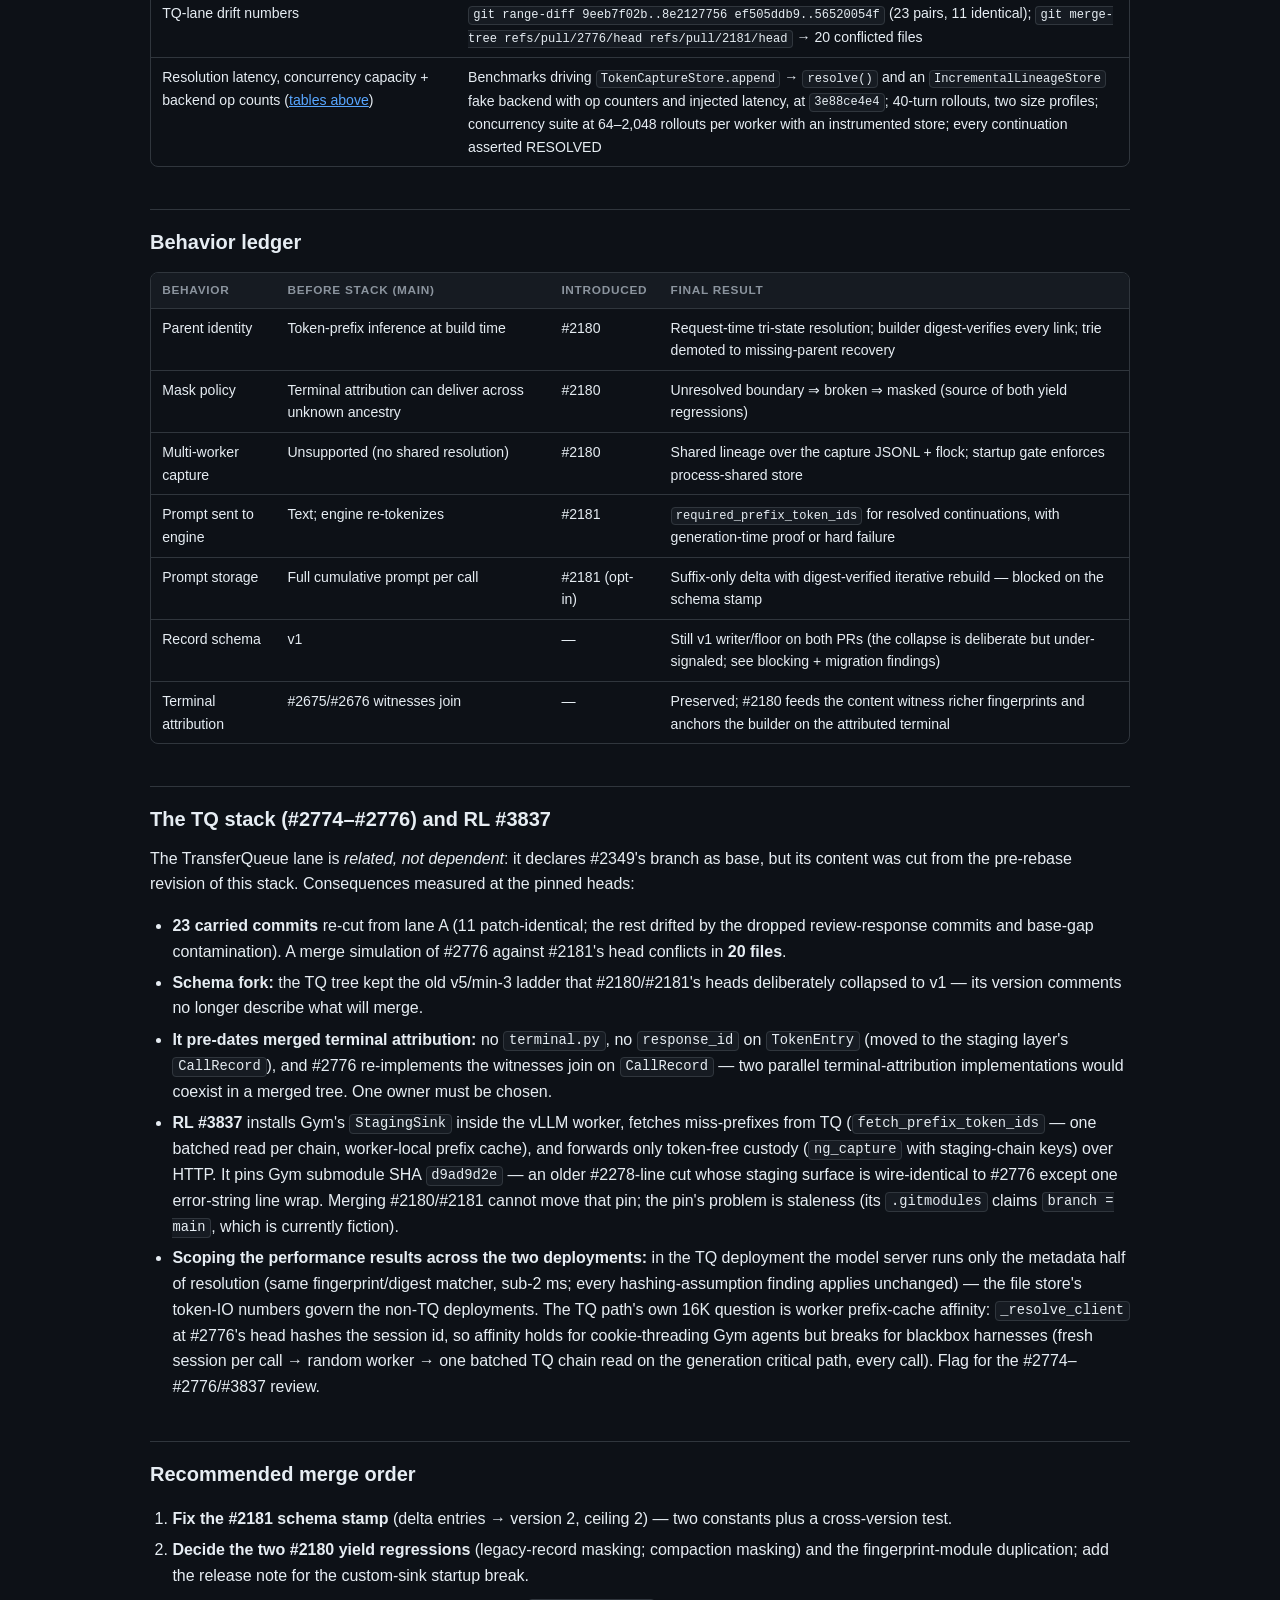
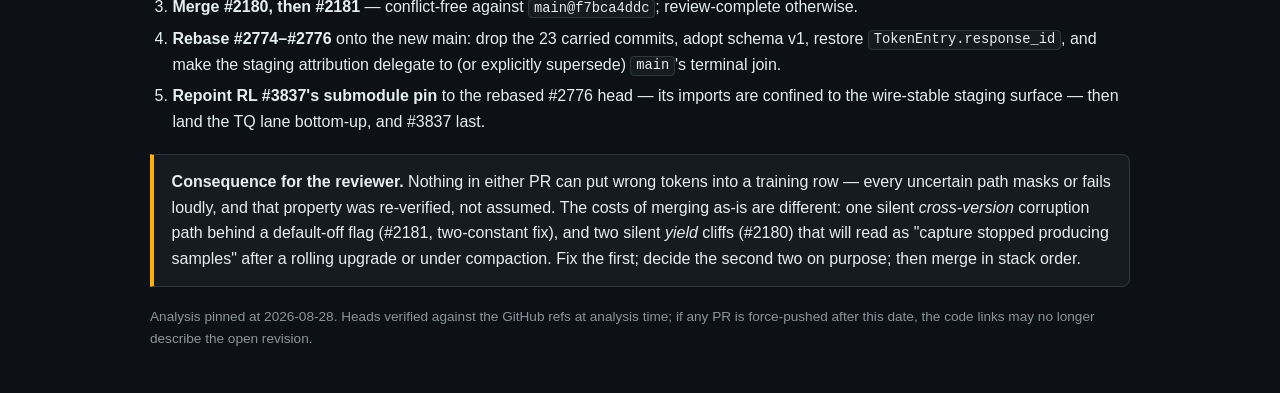
<file: pr-reviews/nvidia-nemo-gym/stacks/pr-2180-2181-merge-safety.html>
<!DOCTYPE html>
<html lang="en">
<head>
<meta charset="utf-8">
<meta name="viewport" content="width=device-width, initial-scale=1">
<title>Are Gym #2180 and #2181 safe to merge?</title>
<script>
  (() => {
    try {
      if (localStorage.getItem("engineering-notes-theme") === "light") {
        document.documentElement.dataset.theme = "light";
      }
    } catch {}
  })();
</script>
<style>
:root {
  --bg: #0d1117;
  --surface: #161b22;
  --border: #30363d;
  --text: #e6edf3;
  --dim: #8b949e;
  --accent: #58a6ff;
  --diagram-ok: #5bc0eb;
  --diagram-problem: #ffb000;
  --diagram-alt: #d98bc3;
  --diagram-neutral: #c7ced8;
}
:root[data-theme="light"] {
  --bg: #ffffff;
  --surface: #f6f8fa;
  --border: #d0d7de;
  --text: #1f2328;
  --dim: #59636e;
  --accent: #0969da;
  --diagram-ok: #005a8d;
  --diagram-problem: #9a4d00;
  --diagram-alt: #7a3e6d;
  --diagram-neutral: #4b5563;
}
* { box-sizing: border-box; }
body {
  background: var(--bg);
  color: var(--text);
  font: 16px/1.6 -apple-system, "Segoe UI", Roboto, Helvetica, Arial, sans-serif;
  margin: 0;
  padding: 0 16px 80px;
}
.wrap { max-width: 980px; margin: 0 auto; }
h1 { font-size: 1.7rem; line-height: 1.25; margin: 2.2rem 0 0.6rem; }
h2 { font-size: 1.25rem; margin: 2.6rem 0 0.7rem; padding-top: 1rem; border-top: 1px solid var(--border); }
h3 { font-size: 1.02rem; margin: 1.6rem 0 0.5rem; }
p { margin: 0.7rem 0; }
a { color: var(--accent); text-decoration: underline; }
code, pre { font-family: ui-monospace, SFMono-Regular, Menlo, Consolas, monospace; font-size: 0.86em; }
code { background: var(--surface); border: 1px solid var(--border); border-radius: 4px; padding: 0.1em 0.35em; }
pre {
  background: var(--surface); border: 1px solid var(--border); border-radius: 8px;
  padding: 0.8rem 1rem; overflow-x: auto; line-height: 1.5;
}
pre code { background: none; border: none; padding: 0; }
.tablewrap { overflow-x: auto; margin: 0.9rem 0 1.3rem; border: 1px solid var(--border); border-radius: 8px; }
table { border-collapse: collapse; width: 100%; font-size: 0.88rem; }
th {
  text-align: left; font-size: 0.74rem; text-transform: uppercase; letter-spacing: 0.06em;
  color: var(--dim); background: var(--surface); padding: 0.5rem 0.7rem; border-bottom: 1px solid var(--border);
  white-space: nowrap;
}
td { padding: 0.5rem 0.7rem; border-bottom: 1px solid var(--border); vertical-align: top; }
tr:last-child td { border-bottom: none; }
.prov {
  font-size: 0.85rem; color: var(--dim); background: var(--surface);
  border: 1px solid var(--border); border-radius: 8px; padding: 0.7rem 1rem; margin: 1rem 0;
}
.prov code { background: var(--bg); }
.verdict {
  border: 1px solid var(--border); border-left: 4px solid var(--diagram-ok);
  background: var(--surface); border-radius: 0 8px 8px 0; padding: 0.9rem 1.1rem; margin: 1.2rem 0;
}
.verdict.warn { border-left-color: var(--diagram-problem); }
.badge {
  display: inline-block; font-size: 0.72rem; font-weight: 700; letter-spacing: 0.05em;
  text-transform: uppercase; border-radius: 999px; padding: 0.12rem 0.55rem; border: 1px solid var(--border);
}
.badge.fix { color: var(--diagram-problem); border-color: var(--diagram-problem); }
.badge.ok { color: var(--diagram-ok); border-color: var(--diagram-ok); }
.badge.alt { color: var(--diagram-alt); border-color: var(--diagram-alt); }
figure { margin: 1.4rem 0; }
figure svg { display: block; max-width: 100%; height: auto; }
figcaption { font-size: 0.84rem; color: var(--dim); margin-top: 0.5rem; line-height: 1.5; }
.toc { font-size: 0.9rem; columns: 2; column-gap: 2rem; }
@media (max-width: 640px) { .toc { columns: 1; } }
.toc a { display: block; margin: 0.2rem 0; }
#themeToggle {
  position: fixed; top: 10px; right: 10px; z-index: 10;
  background: var(--surface); color: var(--text); border: 1px solid var(--border);
  border-radius: 999px; padding: 0.35rem 0.8rem; font-size: 0.8rem; cursor: pointer;
}
ul, ol { padding-left: 1.4rem; }
li { margin: 0.35rem 0; }
.small { font-size: 0.85rem; color: var(--dim); }
.svg-label { font: 12px -apple-system, "Segoe UI", sans-serif; fill: var(--text); }
.svg-dim { font: 11px -apple-system, "Segoe UI", sans-serif; fill: var(--dim); }
.svg-ok-t { font: 12px -apple-system, "Segoe UI", sans-serif; fill: var(--diagram-ok); }
.svg-prob-t { font: 12px -apple-system, "Segoe UI", sans-serif; fill: var(--diagram-problem); }
.svg-alt-t { font: 12px -apple-system, "Segoe UI", sans-serif; fill: var(--diagram-alt); }
.svg-mono { font: 11px ui-monospace, Menlo, monospace; fill: var(--text); }
</style>
</head>
<body>
<button id="themeToggle" aria-label="Toggle color theme">Light</button>
<script>
  (() => {
    const btn = document.getElementById("themeToggle");
    const root = document.documentElement;
    const setLabel = () => { btn.textContent = root.dataset.theme === "light" ? "Dark" : "Light"; };
    setLabel();
    btn.addEventListener("click", () => {
      const light = root.dataset.theme === "light";
      if (light) { delete root.dataset.theme; } else { root.dataset.theme = "light"; }
      try { localStorage.setItem("engineering-notes-theme", light ? "dark" : "light"); } catch {}
      setLabel();
    });
  })();
</script>
<div class="wrap">

<h1>Are Gym #2180 and #2181 safe to merge?</h1>
<div class="prov">
  Merge-safety review · analyzed 2026-08-28 · repo <a href="https://github.com/NVIDIA-NeMo/Gym">NVIDIA-NeMo/Gym</a><br>
  <a href="https://github.com/NVIDIA-NeMo/Gym/pull/2180">#2180</a> resolve each call's parent at request time · head <code>c703db40b65fc619092cf2a5d6537cb9c591fb65</code> · base <code>main</code> at <code>9eeb7f02b82d98630f9a90c7d4597d233c2f047b</code><br>
  <a href="https://github.com/NVIDIA-NeMo/Gym/pull/2181">#2181</a> supply the previous call's exact training tokens · head <code>3e88ce4e44d39816a21791026225e186a80c48fa</code> · base = #2180's branch · <em>pins refreshed after the head gained one commit ("reuse materialized parent tokens", <code>lineage.py</code> + tests only — all non-performance findings re-verified unaffected)</em><br>
  Related: <a href="https://github.com/NVIDIA-NeMo/Gym/pull/2774">#2774</a> <code>65ea5c3e2…</code> · <a href="https://github.com/NVIDIA-NeMo/Gym/pull/2775">#2775</a> (draft) <code>b96d415e6…</code> · <a href="https://github.com/NVIDIA-NeMo/Gym/pull/2776">#2776</a> (draft) <code>577ded849…</code> · <a href="https://github.com/NVIDIA-NeMo/RL/pull/3837">RL #3837</a> (draft) <code>9c40f48cd…</code>
</div>

<div class="verdict">
  <strong>Short answer.</strong> <span class="badge ok">#2180: safe with fixes</span> — no token-corruption path; every doubtful case fails closed to a masked sample; multi-worker mechanics and bounds hold; nothing from the previously validated revision was dropped. Three items need a maintainer decision before merge (two confirmed delivery regressions and a duplicated hash module).
  <br><br>
  <span class="badge fix">#2181: one blocking fix first</span> — the opt-in <code>delta_records</code> feature writes suffix-only prompts under <code>schema_version&nbsp;1</code>, and today's <code>main</code> reader accepts those records and trains on the suffix as if it were the full prompt, <em>unmasked</em>. Reproduced empirically. The fix is two constants. Prefix supply itself — the PR's core — is sound and fail-hard.
  <br><br>
  Both PRs merge into current <code>main</code> (<code>f7bca4ddc</code>) with <strong>zero conflicts</strong> (verified with <code>git merge-tree</code>). The TransferQueue stack #2774–#2776 is a re-cut of an older revision of this same series and needs a substantial rebase after these merge; RL #3837 pins a fixed Gym submodule SHA and cannot break.
</div>

<figure>
<svg viewBox="0 0 940 330" role="img" aria-label="Topology: the review scope is PRs 2180 and 2181 stacked on main; a related TransferQueue lane 2774 to 2776 re-cuts the same series from a pre-rebase revision; NeMo-RL 3837 pins a fixed Gym submodule SHA from the 2278 line.">
  <defs>
    <marker id="arr" viewBox="0 0 10 10" refX="9" refY="5" markerWidth="7" markerHeight="7" orient="auto-start-reverse">
      <path d="M0,0 L10,5 L0,10 z" fill="var(--diagram-neutral)"/>
    </marker>
  </defs>
  <text x="20" y="28" class="svg-dim">LANE A · review scope (verified dependency chain)</text>
  <rect x="20" y="40" width="200" height="52" rx="6" fill="var(--surface)" stroke="var(--diagram-neutral)"/>
  <text x="120" y="61" text-anchor="middle" class="svg-label">main @ 9eeb7f02b</text>
  <text x="120" y="78" text-anchor="middle" class="svg-dim">has #2675 + #2676 (terminal attribution)</text>
  <rect x="280" y="40" width="200" height="52" rx="6" fill="var(--surface)" stroke="var(--diagram-ok)" stroke-width="2"/>
  <text x="380" y="61" text-anchor="middle" class="svg-ok-t">#2180 · open · c703db40</text>
  <text x="380" y="78" text-anchor="middle" class="svg-dim">request-time parent resolution</text>
  <rect x="540" y="40" width="200" height="52" rx="6" fill="var(--surface)" stroke="var(--diagram-ok)" stroke-width="2"/>
  <text x="640" y="61" text-anchor="middle" class="svg-ok-t">#2181 · open · 3e88ce4e</text>
  <text x="640" y="78" text-anchor="middle" class="svg-dim">verified prefix supply + deltas</text>
  <line x1="220" y1="66" x2="275" y2="66" stroke="var(--diagram-neutral)" stroke-width="1.6" marker-end="url(#arr)"/>
  <text x="247" y="58" text-anchor="middle" class="svg-dim">base</text>
  <line x1="480" y1="66" x2="535" y2="66" stroke="var(--diagram-neutral)" stroke-width="1.6" marker-end="url(#arr)"/>
  <text x="507" y="58" text-anchor="middle" class="svg-dim">base</text>
  <text x="770" y="58" class="svg-ok-t">◀ you are here:</text>
  <text x="770" y="74" class="svg-dim">merge decision</text>

  <text x="20" y="140" class="svg-dim">LANE B · related: TransferQueue staging stack (re-cut of an OLDER revision of lane A)</text>
  <rect x="20" y="152" width="200" height="52" rx="6" fill="var(--surface)" stroke="var(--diagram-alt)"/>
  <text x="120" y="173" text-anchor="middle" class="svg-alt-t">#2774 · open · 65ea5c3e</text>
  <text x="120" y="190" text-anchor="middle" class="svg-dim">staging contract + hooks</text>
  <rect x="280" y="152" width="200" height="52" rx="6" fill="var(--surface)" stroke="var(--diagram-alt)" stroke-dasharray="6 3"/>
  <text x="380" y="173" text-anchor="middle" class="svg-alt-t">#2775 · draft · b96d415e</text>
  <text x="380" y="190" text-anchor="middle" class="svg-dim">capture ledger custody</text>
  <rect x="540" y="152" width="200" height="52" rx="6" fill="var(--surface)" stroke="var(--diagram-alt)" stroke-dasharray="6 3"/>
  <text x="640" y="173" text-anchor="middle" class="svg-alt-t">#2776 · draft · 577ded84</text>
  <text x="640" y="190" text-anchor="middle" class="svg-dim">witness terminal attribution</text>
  <line x1="220" y1="178" x2="275" y2="178" stroke="var(--diagram-neutral)" stroke-width="1.6" marker-end="url(#arr)"/>
  <line x1="480" y1="178" x2="535" y2="178" stroke="var(--diagram-neutral)" stroke-width="1.6" marker-end="url(#arr)"/>
  <path d="M 380 96 L 380 118 L 120 118 L 120 148" fill="none" stroke="var(--diagram-alt)" stroke-width="1.4" stroke-dasharray="4 4"/>
  <text x="252" y="112" text-anchor="middle" class="svg-alt-t">overlaps: carries 23 re-cut commits of lane A (pre-rebase)</text>

  <text x="20" y="252" class="svg-dim">LANE C · consumer</text>
  <rect x="20" y="264" width="230" height="52" rx="6" fill="var(--surface)" stroke="var(--diagram-neutral)" stroke-dasharray="6 3"/>
  <text x="135" y="285" text-anchor="middle" class="svg-label">RL #3837 · draft · 9c40f48c</text>
  <text x="135" y="302" text-anchor="middle" class="svg-dim">TQ token sink in vLLM worker</text>
  <path d="M 250 290 L 640 290 L 640 208" fill="none" stroke="var(--diagram-neutral)" stroke-width="1.4" stroke-dasharray="4 4"/>
  <text x="452" y="282" text-anchor="middle" class="svg-dim">pins fixed Gym submodule SHA d9ad9d2e (older #2278-line cut; staging surface wire-identical to #2776)</text>

  <rect x="770" y="152" width="150" height="112" rx="6" fill="none" stroke="var(--border)"/>
  <text x="782" y="172" class="svg-dim">legend</text>
  <line x1="782" y1="188" x2="812" y2="188" stroke="var(--diagram-neutral)" stroke-width="1.6" marker-end="url(#arr)"/>
  <text x="818" y="192" class="svg-dim">dependency</text>
  <line x1="782" y1="210" x2="812" y2="210" stroke="var(--diagram-alt)" stroke-width="1.4" stroke-dasharray="4 4"/>
  <text x="818" y="214" class="svg-dim">related edge</text>
  <rect x="782" y="226" width="30" height="14" rx="3" fill="none" stroke="var(--diagram-alt)" stroke-dasharray="6 3"/>
  <text x="818" y="237" class="svg-dim">draft PR</text>
  <rect x="782" y="246" width="30" height="14" rx="3" fill="none" stroke="var(--diagram-ok)" stroke-width="2"/>
  <text x="818" y="257" class="svg-dim">review scope</text>
</svg>
<figcaption>Fig. 1 — Three lanes. Lane A is the review scope: #2180 stacks on a <code>main</code> that already contains the merged terminal-attribution PRs (#2675/#2676); #2181 stacks on #2180. Lane B declares #2349's branch as its base but its content was cut from a pre-rebase revision of lane A: 23 carried commits (11 patch-identical, 12 drifted), an old schema-version ladder, and no knowledge of the terminal-attribution code merged underneath it. Lane C pins an immutable Gym SHA, so lane A merging cannot break it.</figcaption>
</figure>

<h2 id="toc">Contents</h2>
<nav class="toc">
  <a href="#what">What the two PRs do</a>
  <a href="#path">The per-call path after both merge</a>
  <a href="#blocking">The blocking finding (#2181)</a>
  <a href="#regressions">Confirmed yield regressions (#2180)</a>
  <a href="#perf">Performance on the critical path</a>
  <a href="#hashing">Hashing assumptions for parent identity</a>
  <a href="#findings">All findings by severity</a>
  <a href="#evidence">Evidence and how to reproduce</a>
  <a href="#ledger">Behavior ledger</a>
  <a href="#related">The TQ stack and RL #3837</a>
  <a href="#order">Recommended merge order</a>
</nav>

<h2 id="what">What the two PRs do</h2>

<h3>#2180 — parent identity becomes a request-time decision</h3>
<p>Before this PR, the trajectory builder inferred which recorded call a continuation extends by token-prefix matching at build time. #2180 moves that decision to request time: when a tagged request arrives at the model server, <a href="https://github.com/NVIDIA-NeMo/Gym/blob/c703db40b65fc619092cf2a5d6537cb9c591fb65/nemo_gym/token_id_capture/sink.py#L140">resolve_parent</a> fingerprints the model-authored turns of the request and verifies the candidate parent's conversation-context digest. The outcome is a tri-state stamped onto the record: <code>ROOT</code> (no model-authored turn), <code>RESOLVED</code> (exactly one verified parent), or <code>UNRESOLVED</code> with a reason (<code>no_match</code>, <code>ambiguous</code>, <code>resolver_unavailable</code>, <code>lookup_error</code>). The builder then <a href="https://github.com/NVIDIA-NeMo/Gym/blob/c703db40b65fc619092cf2a5d6537cb9c591fb65/nemo_gym/token_id_capture/builder.py#L188">re-verifies every claimed link</a> by hashing the child's prompt prefix against the parent digest, so a wrong <code>RESOLVED</code> becomes <code>parent_digest_mismatch</code> → masked, never a silent join. Multi-worker deployments share lineage through the capture JSONL itself under file locks; a startup gate <a href="https://github.com/NVIDIA-NeMo/Gym/blob/c703db40b65fc619092cf2a5d6537cb9c591fb65/nemo_gym/base_responses_api_model.py#L1427">refuses <code>num_workers &gt; 1</code></a> without a process-shared store.</p>
<p><strong>Assumes from below:</strong> the merged terminal-attribution join (#2675/#2676) — this PR extends the builder to take a <code>terminal_call_id</code> anchor. <strong>Changed by above:</strong> #2181 consumes the resolution to supply prefixes; in #2180 alone, <code>parent_tokens</code> is stamped but unconsumed.</p>

<h3>#2181 — the engine receives the parent's exact tokens, with proof</h3>
<p>For a <code>RESOLVED</code> continuation, the model server attaches <code>required_prefix_token_ids</code> — the parent's exact cumulative token ids — as the <a href="https://github.com/NVIDIA-NeMo/Gym/blob/3e88ce4e44d39816a21791026225e186a80c48fa/responses_api_models/vllm_model/app.py#L669">last preprocessing step</a> before dispatch, and marks <code>prefix_requested</code>. After generation, <a href="https://github.com/NVIDIA-NeMo/Gym/blob/3e88ce4e44d39816a21791026225e186a80c48fa/responses_api_models/vllm_model/app.py#L700">_verify_generation_prefix</a> demands generation-time proof: the served prompt token ids must extend the requested prefix exactly, or the model call fails with <code>RuntimeError</code> — a hard failure, unlike capture errors, which never fail a call. Unsupported paths (completions API, native responses, missing token-id return) are rejected at config-validation time. Separately, an opt-in <code>delta_records</code> mode stores only the prompt suffix beyond the parent's cumulative tokens; the reader <a href="https://github.com/NVIDIA-NeMo/Gym/blob/3e88ce4e44d39816a21791026225e186a80c48fa/nemo_gym/token_id_capture/builder.py#L201">rebuilds full prompts iteratively</a> (cycle guard, 10,000-step depth bound, digest re-verification; broken chains are excluded and masked).</p>

<h2 id="path">The per-call path after both merge</h2>

<figure>
<svg viewBox="0 0 940 250" role="img" aria-label="Per-call pipeline: resolve parent, register intent, apply prefix supply, dispatch to the engine, verify the generation-time prefix proof, then stamp lineage and commit the record with fsync.">
  <defs>
    <marker id="arr2" viewBox="0 0 10 10" refX="9" refY="5" markerWidth="7" markerHeight="7" orient="auto-start-reverse">
      <path d="M0,0 L10,5 L0,10 z" fill="var(--diagram-neutral)"/>
    </marker>
  </defs>
  <rect x="20" y="30" width="130" height="58" rx="6" fill="var(--surface)" stroke="var(--diagram-ok)" stroke-width="2"/>
  <text x="85" y="52" text-anchor="middle" class="svg-mono">resolve_parent()</text>
  <text x="85" y="70" text-anchor="middle" class="svg-dim">ROOT / RESOLVED /</text>
  <text x="85" y="83" text-anchor="middle" class="svg-dim">UNRESOLVED</text>
  <rect x="185" y="30" width="130" height="58" rx="6" fill="var(--surface)" stroke="var(--diagram-neutral)"/>
  <text x="250" y="56" text-anchor="middle" class="svg-mono">register_call_</text>
  <text x="250" y="70" text-anchor="middle" class="svg-mono">intent()</text>
  <rect x="350" y="30" width="150" height="58" rx="6" fill="var(--surface)" stroke="var(--diagram-ok)" stroke-width="2"/>
  <text x="425" y="52" text-anchor="middle" class="svg-mono">_apply_prefix_supply</text>
  <text x="425" y="70" text-anchor="middle" class="svg-dim">required_prefix_token_ids</text>
  <text x="425" y="83" text-anchor="middle" class="svg-dim">only if RESOLVED · last step</text>
  <rect x="535" y="30" width="115" height="58" rx="6" fill="var(--surface)" stroke="var(--diagram-neutral)"/>
  <text x="592" y="56" text-anchor="middle" class="svg-label">engine</text>
  <text x="592" y="72" text-anchor="middle" class="svg-dim">generation</text>
  <rect x="685" y="30" width="150" height="58" rx="6" fill="var(--surface)" stroke="var(--diagram-ok)" stroke-width="2"/>
  <text x="760" y="52" text-anchor="middle" class="svg-mono">_verify_generation_</text>
  <text x="760" y="66" text-anchor="middle" class="svg-mono">prefix()</text>
  <text x="760" y="82" text-anchor="middle" class="svg-dim">hard fail on mismatch</text>
  <line x1="150" y1="59" x2="180" y2="59" stroke="var(--diagram-neutral)" stroke-width="1.6" marker-end="url(#arr2)"/>
  <line x1="315" y1="59" x2="345" y2="59" stroke="var(--diagram-neutral)" stroke-width="1.6" marker-end="url(#arr2)"/>
  <line x1="500" y1="59" x2="530" y2="59" stroke="var(--diagram-neutral)" stroke-width="1.6" marker-end="url(#arr2)"/>
  <line x1="650" y1="59" x2="680" y2="59" stroke="var(--diagram-neutral)" stroke-width="1.6" marker-end="url(#arr2)"/>
  <path d="M 760 88 L 760 140 L 480 140" fill="none" stroke="var(--diagram-neutral)" stroke-width="1.6" marker-end="url(#arr2)"/>
  <rect x="320" y="118" width="155" height="46" rx="6" fill="var(--surface)" stroke="var(--diagram-ok)" stroke-width="2"/>
  <text x="397" y="137" text-anchor="middle" class="svg-mono">stamp + commit_entry</text>
  <text x="397" y="153" text-anchor="middle" class="svg-dim">fsync before return</text>
  <rect x="60" y="118" width="200" height="46" rx="6" fill="var(--surface)" stroke="var(--diagram-neutral)"/>
  <text x="160" y="137" text-anchor="middle" class="svg-label">capture JSONL (shared lineage)</text>
  <text x="160" y="153" text-anchor="middle" class="svg-dim">flock · any worker resolves next call</text>
  <line x1="315" y1="141" x2="265" y2="141" stroke="var(--diagram-neutral)" stroke-width="1.6" marker-end="url(#arr2)"/>
  <path d="M 100 118 L 100 100 L 85 100 L 85 92" fill="none" stroke="var(--diagram-neutral)" stroke-width="1.4" stroke-dasharray="4 3" marker-end="url(#arr2)"/>
  <text x="130" y="102" class="svg-dim">next call resolves against committed rows</text>
  <text x="20" y="215" class="svg-dim">Record fields stamped per call: parent_call_id · cum_len · digest · parent_resolution(+reason) · continuation fingerprint/digest ·</text>
  <text x="20" y="232" class="svg-dim">prefix_requested · prefix_supplied · prompt_is_delta (opt-in) — plus response_id from merged #2675, used by the terminal join.</text>
</svg>
<figcaption>Fig. 2 — One model call through the merged stack. #2180 owns the left decision (blue: resolution before dispatch) and the durable commit; #2181 owns the prefix hand-off and the generation-time proof. The commit is fsynced before the response returns, which is what lets a harness's next call land on any worker and still resolve.</figcaption>
</figure>

<h2 id="blocking">The blocking finding: delta records are mis-read by today's <code>main</code></h2>

<p>The re-cut of #2181 collapsed its schema constants to <a href="https://github.com/NVIDIA-NeMo/Gym/blob/3e88ce4e44d39816a21791026225e186a80c48fa/nemo_gym/token_id_capture/records.py#L45"><code>TOKEN_ENTRY_RECORD_SCHEMA_VERSION = 1</code>, <code>MIN = 1</code></a> (the previously validated revision wrote version 5 with a floor of 3). <code>prompt_is_delta</code> is therefore a new field on a version-1 record — and <code>main</code>'s <code>TokenEntry</code> uses <code>extra="allow"</code>, so <code>main</code>'s reader accepts the record and treats the stored <em>suffix</em> as the full prompt. <code>main</code> has no lineage fields to warn it: prefix inference roots the fragment, the terminal join attributes it (it is the last call, with a corroborated <code>response_id</code>), and the consumer delivers it unmasked.</p>

<figure>
<svg viewBox="0 0 940 330" role="img" aria-label="A three-call rollout written with delta records is read two ways: the PR reader rebuilds the full prompt and digest-verifies it; the main reader treats the suffix as a full prompt and delivers it unmasked.">
  <defs>
    <marker id="arr3" viewBox="0 0 10 10" refX="9" refY="5" markerWidth="7" markerHeight="7" orient="auto-start-reverse">
      <path d="M0,0 L10,5 L0,10 z" fill="var(--diagram-neutral)"/>
    </marker>
  </defs>
  <text x="20" y="26" class="svg-dim">Written by #2181 with delta_records: true — all records schema_version = 1</text>
  <rect x="20" y="38" width="270" height="100" rx="6" fill="var(--surface)" stroke="var(--diagram-neutral)"/>
  <text x="34" y="60" class="svg-mono">c1  prompt=[1,2,3]      gen=[4,5]</text>
  <text x="34" y="82" class="svg-mono">c2  prompt=[6,7] Δ      gen=[8]</text>
  <text x="34" y="104" class="svg-mono">c3  prompt=[9] Δ        gen=[10,11]</text>
  <text x="34" y="126" class="svg-dim">Δ = suffix beyond parent cumulative</text>

  <line x1="290" y1="70" x2="360" y2="70" stroke="var(--diagram-neutral)" stroke-width="1.6" marker-end="url(#arr3)"/>
  <line x1="290" y1="120" x2="360" y2="230" stroke="var(--diagram-neutral)" stroke-width="1.6" marker-end="url(#arr3)"/>

  <text x="370" y="48" class="svg-ok-t">Read by the #2181 reader</text>
  <rect x="370" y="58" width="540" height="86" rx="6" fill="var(--surface)" stroke="var(--diagram-ok)" stroke-width="2"/>
  <text x="384" y="80" class="svg-mono">materialize c3 → [1,2,3,4,5,6,7,8,9]   (iterative, ≤10k depth)</text>
  <text x="384" y="102" class="svg-mono">compute_digest(full) == recorded digest  ✓</text>
  <text x="384" y="124" class="svg-ok-t">delivered correctly · broken chain ⇒ masked, never guessed</text>

  <text x="370" y="216" class="svg-prob-t">⚠ Read by today's main (9eeb7f02b) — reproduced</text>
  <rect x="370" y="226" width="540" height="86" rx="6" fill="var(--surface)" stroke="var(--diagram-problem)" stroke-width="2" stroke-dasharray="7 3"/>
  <text x="384" y="248" class="svg-mono">schema_version 1 ≤ ceiling 1 → accepted; prompt_is_delta ignored</text>
  <text x="384" y="270" class="svg-mono">c3 delivered: prompt=[9] gen=[10,11]   mask_sample: False</text>
  <text x="384" y="292" class="svg-prob-t">truncated prompt trained on, silently — terminal join corroborates it</text>
</svg>
<figcaption>Fig. 3 — The one silent-corruption path in the review. It requires <code>delta_records: true</code> (default <code>false</code>, no shipped config sets it) <em>and</em> a pre-#2181 reader over the same capture directory — a rolling deploy, or a record outliving a deployment, which is exactly the case the schema comment claims to defend. The fix is two constants: stamp delta entries <code>schema_version = 2</code> and set the reader ceiling to 2. <code>main</code>'s existing <code>_refuse_a_newer_record</code> validator then rejects them loudly.</figcaption>
</figure>

<h2 id="regressions">Confirmed yield regressions in #2180 — safe direction, but decide them explicitly</h2>

<p>#2180 changes the mask policy: a terminal path containing an <code>unresolved_boundary</code> is now "broken" (<a href="https://github.com/NVIDIA-NeMo/Gym/blob/c703db40b65fc619092cf2a5d6537cb9c591fb65/nemo_gym/token_id_capture/builder.py#L381">builder.py:381</a>), where <code>main</code> only checked quarantine — terminal attribution can no longer rescue unresolved ancestry. Running identical inputs through both revisions:</p>

<div class="tablewrap"><table>
  <tr><th>Scenario</th><th>main @ 9eeb7f02b</th><th>#2180 @ c703db40b</th></tr>
  <tr><td>Legacy (unstamped) single call, corroborated <code>response_id</code> terminal</td><td>delivered, <code>mask=False</code></td><td><strong>masked</strong> (<code>missing_resolution</code>)</td></tr>
  <tr><td>Legacy 2-call chain with attribution</td><td>delivered</td><td><strong>masked</strong></td></tr>
  <tr><td>Context-compaction rollout (UNRESOLVED node is the terminal)</td><td>delivered</td><td><strong>masked</strong></td></tr>
</table></div>

<ul>
  <li><strong>Migration:</strong> every record written by current <code>main</code> — or by an external framework sink built against <code>main</code>'s contract — lacks <code>parent_resolution</code>, so after upgrade those rollouts mask 100%, with no schema-version signal (both sides write version 1). The mask-fraction kill switch defaults off (<code>max_mask_fraction: None</code>), so nothing aborts; the run silently yields zero trainable samples from old records.</li>
  <li><strong>Compaction:</strong> the in-tree exact-prefix compaction flow (<code>vllm_model_with_compaction</code> / <code>simple_agent_with_compaction</code>, #2616) rewrites the message list, resolves UNRESOLVED, and now masks even though its token prefix digest-verifies — the PR defeats a feature on <code>main</code> whose entire point is a token-exact chain across compaction. Options: permit a digest-verified token-prefix join across an UNRESOLVED boundary, or add an explicit-parent declaration from the compaction agent.</li>
</ul>
<p>Both regressions flip samples <code>main</code> delivers today into masked samples — the safe direction (never wrong tokens), which is why they are should-fix rather than blocking. But they are silent at the sample level, so they need an explicit decision, not an accidental merge.</p>

<h2 id="perf">Performance on the critical path</h2>
<p>Parent resolution runs once per model call, sequential with generation, off the event loop (<a href="https://github.com/NVIDIA-NeMo/Gym/blob/3e88ce4e44d39816a21791026225e186a80c48fa/nemo_gym/token_id_capture/lineage.py#L700"><code>resolve()</code> wraps <code>_resolve</code> in <code>asyncio.to_thread</code></a>); untagged traffic pays nothing. The target load is <strong>16,000 concurrent requests</strong>. The head under review includes the parent-token reuse optimization: the chain walk happens over in-memory metadata, all backend references load in <strong>one batched operation</strong> (<a href="https://github.com/NVIDIA-NeMo/Gym/blob/3e88ce4e44d39816a21791026225e186a80c48fa/nemo_gym/token_id_capture/lineage.py#L643"><code>_materialize</code></a> + the <code>_load_entries</code> hook), and a globally token-bounded per-rollout cache keeps the last verified parent (<code>max_cached_tokens = 8_000_000</code>).</p>

<h3>Per-call latency (single caller, 40-turn rollout, local SSD)</h3>
<div class="tablewrap"><table>
  <tr><th>Configuration</th><th>Typical: 14k tok cumulative</th><th>Long: 80k tok cumulative</th></tr>
  <tr><td>Hashing at final turn (fingerprint + context digest)</td><td>~0.7 ms combined</td><td>~0.7 ms (scales with conversation bytes, not tokens)</td></tr>
  <tr><td>File store, full prompts, warm cache</td><td>p50 1.8 ms · p95 7.5 ms</td><td>p50 6.0 ms · p95 13.1 ms</td></tr>
  <tr><td>File store, full prompts, cold cache (fresh process each call — worst case)</td><td>p50 14.7 ms · p95 33.4 ms</td><td>p50 25.1 ms · p95 87.1 ms</td></tr>
  <tr><td>File store, <strong>delta records</strong>, warm</td><td><strong>p50 0.9 ms · p95 1.5 ms</strong></td><td><strong>p50 2.0 ms · p95 3.2 ms</strong></td></tr>
  <tr><td>External backend (TQ shape), compute only</td><td>p50 0.6 ms</td><td>p50 1.4 ms</td></tr>
  <tr><td>External backend, <strong>ops per resolve</strong></td><td colspan="2"><strong>1 tail-fetch + 1 load, steady state</strong>; a cold delta chain is now one batched <code>_load_entries</code> call instead of k sequential loads; entries loaded per resolve measured flat at 1.0 in every run</td></tr>
  <tr><td>#2181 prefix supply (copy + generation-proof compare)</td><td>0.1 ms</td><td>0.7 ms</td></tr>
</table></div>
<p>The optimization inverts the delta-records story: previously the slowest warm path (chain walk per resolve), delta is now the <em>fastest</em> — the materialized-parent cache plus one small suffix line beats re-parsing a full cumulative prompt line. Delta records are now strictly dominant (fastest and smallest), which raises the priority of fixing the schema-stamp blocker so they can ship.</p>

<h3>Concurrency: one worker process at saturation (Apple M2, 8 cores; zero think-time between calls)</h3>
<div class="tablewrap"><table>
  <tr><th>Load</th><th>Throughput</th><th>p50 / p99 (includes queueing)</th><th>Entries loaded / resolve</th></tr>
  <tr><td>64 concurrent rollouts, full prompts</td><td>629 resolves/s</td><td>44 ms / 105 ms</td><td>1.0</td></tr>
  <tr><td>512 concurrent rollouts, full prompts</td><td>747 /s</td><td>324 ms / 643 ms</td><td>1.0</td></tr>
  <tr><td>2,048 concurrent rollouts, full prompts</td><td>690 /s</td><td>1.45 s / 2.53 s</td><td>1.0</td></tr>
  <tr><td>2,048 concurrent rollouts, delta records</td><td>829 /s</td><td>1.23 s / 2.06 s</td><td>1.0</td></tr>
  <tr><td>512 concurrent rollouts, long-context, full / delta</td><td>412 / 483 /s</td><td>562 ms / 500 ms p50</td><td>1.0</td></tr>
</table></div>

<p><strong>Reading for 16K.</strong> These are saturation numbers — every task fires its next resolve immediately, so the p50/p99 columns measure queue depth at the capacity ceiling, not per-resolve work. In production each rollout generates for seconds between resolves, so the load is an arrival rate: 16,000 in-flight ÷ mean call duration <em>D</em>.</p>
<ul>
  <li><strong>Capacity per worker process ≈ 690–830 resolves/s</strong> typical (410–480/s at 80k-token context), GIL-bound on laptop cores — server CPUs will do better. Required: <em>D</em>=30 s → 533/s (one worker suffices); <em>D</em>=10 s → 1,600/s (2–3 workers); <em>D</em>=5 s → 3,200/s (4–5 workers). The #2180 design already mandates a process-shared store for <code>num_workers &gt; 1</code>, and capacity scales linearly across worker processes; size for ≤70% utilization to keep the tail flat.</li>
  <li><strong>The materialized-parent cache is globally bounded, and 16K rollouts overflow it.</strong> 8M tokens ≈ ~550 typical-length rollouts per process (≈36 bytes/token in-process). With 16K rollouts on few workers the cache thrashes — but a miss is now a single batched read, and measured entries-per-resolve stayed 1.0 throughout. For delta-heavy deployments at high per-worker residency, either raise <code>max_cached_tokens</code> (≈0.3 GB at the default; sizing knob exists on both store constructors) or accept periodic batched chain reads. With 16K spread over W workers, per-worker residency is 16K/W — at W=8 the default cap covers a meaningful fraction of typical-length rollouts.</li>
  <li><strong>External backend (TQ) unchanged in shape:</strong> 2 RTTs per resolve steady-state, and the new <code>_load_entries</code> hook lets a TransferQueue adapter fetch a cold chain in one batched read — the k-sequential-RTT cold case is gone by contract. RL #3837 currently sidesteps Gym-side materialization entirely (its worker fetches prefixes from TQ), keeping Gym on the metadata path.</li>
  <li><strong>File-descriptor and lock behavior at load:</strong> two opens per resolve (~1,400 opens/s at capacity) and per-rollout flocks — no cross-rollout lock contention; the 256 lock stripes put ~8 rollouts per stripe at 2,048 concurrent per worker, visible in the saturation tail but not in throughput collapse.</li>
</ul>
<p class="small">Method: benchmark drives the real code paths (<code>TokenCaptureStore.append</code> → <code>resolve()</code> via <code>asyncio.to_thread</code>, with <code>stamp_continuation</code>/<code>stamp_lineage</code> as the sink performs them); backend latency injected via <code>time.sleep</code>; instrumented store counts batch loads, entries loaded, and cache state; every continuation asserted RESOLVED. Numbers from local SSD on an M2 laptop — treat them as conservative floors for throughput, and re-check the file-store constants on the target shared filesystem. One incidental validation: an early benchmark version echoed assistant content at a different length than recorded — resolution failed closed with <code>no_match</code> rather than matching approximately.</p>

<h2 id="hashing">Hashing assumptions for parent identity</h2>
<p>Parent identity rests on two hashes: <code>assistant_fingerprint</code> (model-authored turns only — typed content parts plus tool calls with canonicalized arguments, reasoning excluded) selects candidates, and <code>conversation_digest</code> over the child's first <code>context_len</code> items (every turn, tool results included, plus the request envelope pseudo-turn carrying system prompt and tool schema) verifies the match. Both are SHA-256, domain-separated, length-delimited per field — no concatenation ambiguity. The safety question splits cleanly:</p>

<h3>Where wrong acceptance is possible — effectively nowhere, with one documented nuance</h3>
<ul>
  <li>A fingerprint collision alone cannot deliver wrong tokens: the builder independently re-verifies every claimed link by hashing the child's prompt prefix against the parent's token digest (<a href="https://github.com/NVIDIA-NeMo/Gym/blob/c703db40b65fc619092cf2a5d6537cb9c591fb65/nemo_gym/token_id_capture/builder.py#L188">builder.py:188</a>) — acceptance requires two independent SHA-256 agreements over different domains. Empty context digests fail closed; ambiguity refuses.</li>
  <li><strong>The one real nuance:</strong> when several candidates share identical <code>(digest, cum_len)</code> — identical-token retries — the resolver picks <code>min(call_id)</code> deterministically. Token-exact by construction, but the two retries are distinct generations: their recorded <em>logprobs</em> can differ (nondeterministic kernels, or a weight refit between retries), and the child physically extended one specific retry. The delivered chain uses the chosen entry's logprobs wholesale. This is an accepted approximation for importance sampling, not a token-correctness bug — it should be stated in the docs rather than discovered.</li>
</ul>

<h3>Where legitimate parents are rejected — yield assumptions, silent at the sample level</h3>
<ul>
  <li><strong>Seeded assistant history masks entire task classes (verified gap).</strong> If a dataset row's <code>input</code> already contains assistant or <code>function_call</code> items — multi-turn pivot datasets derived from prior rollouts, few-shot prompts with assistant demonstrations — the very first call has a non-empty fingerprint, finds no recorded candidate, and resolves <code>UNRESOLVED no_match</code>: every rollout of that task masks. #2180 has no escape hatch for this; the related #2775 tree carries one (an empty-ledger check that roots seeded history as a text root), which is the fix shape. Until then this is a silent 100%-mask cliff per affected task.</li>
  <li><strong>Byte-exact echo:</strong> the fingerprint assumes the harness echoes assistant text exactly. Dialect differences are normalized and pinned by golden vectors across all three dialects, tool arguments are compared canonically, and reasoning is excluded — but a harness that re-wraps or trims assistant text breaks the chain → masked.</li>
  <li><strong>Envelope stability:</strong> matching deliberately includes the system prompt and tool schema, so a harness that registers tools dynamically mid-rollout (or rewrites instructions per turn) breaks context verification → masked. Correct for safety; a known yield cost for dynamic-tool harnesses.</li>
  <li><strong>Version skew:</strong> entries with a different <code>fingerprint_version</code> are skipped during indexing, so a mid-rollout upgrade masks the resumed tail — relevant to partial-rollout resume across deployments.</li>
</ul>
<p>Every violated assumption lands on the masked side — the unsafe direction is guarded twice, the safe direction is where the silent costs live. That is the right trade for training correctness; the seeded-history case is the one that needs code, not documentation.</p>

<h2 id="findings">All findings by severity</h2>
<div class="tablewrap"><table>
  <tr><th>Sev</th><th>PR</th><th>Finding</th><th>Resolution</th></tr>
  <tr><td><span class="badge fix">blocking</span></td><td>2181</td><td>Delta records at schema 1 mis-read by pre-#2181 readers as full prompts; delivered unmasked (Fig. 3)</td><td>Stamp <code>prompt_is_delta</code> entries <code>schema_version=2</code>; reader ceiling 2; keep floor 1</td></tr>
  <tr><td><span class="badge fix">should-fix</span></td><td>2180</td><td>Legacy-record masking after upgrade — 100% of main-written records mask with no version signal</td><td>Maintainer decision: bump writer schema version, or sign off + release note</td></tr>
  <tr><td><span class="badge fix">should-fix</span></td><td>2180</td><td>Compaction rollouts mask (defeats #2616's exact-prefix chain)</td><td>Digest-verified join across UNRESOLVED, or explicit parent declared by the compaction agent</td></tr>
  <tr><td><span class="badge fix">should-fix</span></td><td>2180</td><td><code>lineage.py</code> duplicates <code>fingerprint.py</code> function-for-function (same domain constants, two <code>FINGERPRINT_VERSION</code>s); <code>terminal.py</code> imports one copy, <code>sink.py</code> the other; no agreement test</td><td>One module imports the other (no cycle exists), or add a cross-module golden test</td></tr>
  <tr><td><span class="badge fix">should-fix</span></td><td>2180</td><td>Seeded assistant history (few-shot assistant turns, pivot datasets) resolves <code>no_match</code> on the first call — 100% of that task's rollouts mask, silently</td><td>Adopt #2775's empty-ledger escape: no recorded rows + unmatched fingerprint ⇒ root, not <code>no_match</code></td></tr>
  <tr><td><span class="badge fix">should-fix</span></td><td>2180</td><td>Startup break: <code>token_id_capture.sink</code> without <code>lineage_store</code> now refuses to boot unless <code>allow_unresolved_continuations: true</code></td><td>Deliberate and safer than silent masking — needs a release note</td></tr>
  <tr><td><span class="badge fix">should-fix</span></td><td>2181</td><td><code>vllm_model_supply_prefix.yaml</code> layered on the training config omits <code>return_token_ids</code>; a backend without generation-time <code>prompt_token_ids</code> fails every resolved continuation hard (loud, not corrupt)</td><td>Validator requires <code>request_prompt_and_generation_token_ids: true</code>, or document that the forked backend implies it</td></tr>
  <tr><td><span class="badge alt">nit</span></td><td>both</td><td>Stale "schema-v5" commit message; <code>delivered_fraction</code> can read 1.0 after dropping unreconstructable deltas; <code>parent_tokens</code> dead in #2180 alone; FIFO-not-LRU in-memory eviction; one redundant entry re-parse per resolve</td><td>Non-gating</td></tr>
</table></div>
<p class="small">Explicitly checked and clean: no silent wrong-parent path in #2180 (builder re-verifies every link by digest); fail-closed empty-context-digest and request-envelope protections from the validated revision are intact; no drive-by changes; all new config fields default off.</p>

<h2 id="evidence">Evidence and how to reproduce</h2>
<p>All evidence below comes from public code at the pinned SHAs; runs are locally reproducible with the commands shown. No public CI conclusion was visible on the PR pages at analysis time (the TQ-lane PRs additionally wait on runner validation), so test evidence here is reproduction, not CI citation.</p>
<div class="tablewrap"><table>
  <tr><th>Claim</th><th>Basis</th></tr>
  <tr><td>#2180 head: capture/builder/terminal/conformance suites pass</td><td><code>uv sync --extra dev</code> at <code>c703db40b</code>, then <code>pytest tests/unit_tests/test_token_id_capture.py test_trajectory_builder.py test_rollout_correlation.py</code> → 168 passed; wider capture-adjacent files → 454 passed; <code>ruff check</code> clean</td></tr>
  <tr><td>#2181 head: capture + full vllm_model suites pass</td><td>same procedure at <code>f8b86c090</code> → 322 passed (targeted) / 357 (review set); re-run at the refreshed head <code>3e88ce4e4</code> after the parent-token reuse commit → 174 capture/builder tests pass (includes new delta-chain coverage)</td></tr>
  <tr><td>Stack top: no regression elsewhere in core</td><td><code>pytest tests/unit_tests</code> → 3441 passed, 3 failed — the same 3 sandbox-provider tests fail identically on clean <code>main@f7bca4ddc</code> (pre-existing, environment-specific)</td></tr>
  <tr><td>Delta mis-read (Fig. 3)</td><td>Wrote a 3-call delta rollout with #2181's code; read the directory with <code>main@9eeb7f02b</code>'s consumer: returned <code>mask_sample: False</code>, delivered <code>prompt=[9]</code>, <code>gen=[10,11]</code>, terminal attributed via <code>response_id</code></td></tr>
  <tr><td>Mask-policy regressions (table above)</td><td>Identical fixture rollouts run through both revisions' builders; outcomes as tabulated</td></tr>
  <tr><td>Zero merge conflicts vs main</td><td><code>git merge-tree refs/pull/2181/head upstream/main</code> at <code>f7bca4ddc</code> → empty conflict set</td></tr>
  <tr><td>TQ-lane drift numbers</td><td><code>git range-diff 9eeb7f02b..8e2127756 ef505ddb9..56520054f</code> (23 pairs, 11 identical); <code>git merge-tree refs/pull/2776/head refs/pull/2181/head</code> → 20 conflicted files</td></tr>
  <tr><td>Resolution latency, concurrency capacity + backend op counts (<a href="#perf">tables above</a>)</td><td>Benchmarks driving <code>TokenCaptureStore.append</code> → <code>resolve()</code> and an <code>IncrementalLineageStore</code> fake backend with op counters and injected latency, at <code>3e88ce4e4</code>; 40-turn rollouts, two size profiles; concurrency suite at 64–2,048 rollouts per worker with an instrumented store; every continuation asserted RESOLVED</td></tr>
</table></div>

<h2 id="ledger">Behavior ledger</h2>
<div class="tablewrap"><table>
  <tr><th>Behavior</th><th>Before stack (main)</th><th>Introduced</th><th>Final result</th></tr>
  <tr><td>Parent identity</td><td>Token-prefix inference at build time</td><td>#2180</td><td>Request-time tri-state resolution; builder digest-verifies every link; trie demoted to missing-parent recovery</td></tr>
  <tr><td>Mask policy</td><td>Terminal attribution can deliver across unknown ancestry</td><td>#2180</td><td>Unresolved boundary ⇒ broken ⇒ masked (source of both yield regressions)</td></tr>
  <tr><td>Multi-worker capture</td><td>Unsupported (no shared resolution)</td><td>#2180</td><td>Shared lineage over the capture JSONL + flock; startup gate enforces process-shared store</td></tr>
  <tr><td>Prompt sent to engine</td><td>Text; engine re-tokenizes</td><td>#2181</td><td><code>required_prefix_token_ids</code> for resolved continuations, with generation-time proof or hard failure</td></tr>
  <tr><td>Prompt storage</td><td>Full cumulative prompt per call</td><td>#2181 (opt-in)</td><td>Suffix-only delta with digest-verified iterative rebuild — blocked on the schema stamp</td></tr>
  <tr><td>Record schema</td><td>v1</td><td>—</td><td>Still v1 writer/floor on both PRs (the collapse is deliberate but under-signaled; see blocking + migration findings)</td></tr>
  <tr><td>Terminal attribution</td><td>#2675/#2676 witnesses join</td><td>—</td><td>Preserved; #2180 feeds the content witness richer fingerprints and anchors the builder on the attributed terminal</td></tr>
</table></div>

<h2 id="related">The TQ stack (#2774–#2776) and RL #3837</h2>
<p>The TransferQueue lane is <em>related, not dependent</em>: it declares #2349's branch as base, but its content was cut from the pre-rebase revision of this stack. Consequences measured at the pinned heads:</p>
<ul>
  <li><strong>23 carried commits</strong> re-cut from lane A (11 patch-identical; the rest drifted by the dropped review-response commits and base-gap contamination). A merge simulation of #2776 against #2181's head conflicts in <strong>20 files</strong>.</li>
  <li><strong>Schema fork:</strong> the TQ tree kept the old v5/min-3 ladder that #2180/#2181's heads deliberately collapsed to v1 — its version comments no longer describe what will merge.</li>
  <li><strong>It pre-dates merged terminal attribution:</strong> no <code>terminal.py</code>, no <code>response_id</code> on <code>TokenEntry</code> (moved to the staging layer's <code>CallRecord</code>), and #2776 re-implements the witnesses join on <code>CallRecord</code> — two parallel terminal-attribution implementations would coexist in a merged tree. One owner must be chosen.</li>
  <li><strong>RL #3837</strong> installs Gym's <code>StagingSink</code> inside the vLLM worker, fetches miss-prefixes from TQ (<code>fetch_prefix_token_ids</code> — one batched read per chain, worker-local prefix cache), and forwards only token-free custody (<code>ng_capture</code> with staging-chain keys) over HTTP. It pins Gym submodule SHA <code>d9ad9d2e</code> — an older #2278-line cut whose staging surface is wire-identical to #2776 except one error-string line wrap. Merging #2180/#2181 cannot move that pin; the pin's problem is staleness (its <code>.gitmodules</code> claims <code>branch = main</code>, which is currently fiction).</li>
  <li><strong>Scoping the performance results across the two deployments:</strong> in the TQ deployment the model server runs only the metadata half of resolution (same fingerprint/digest matcher, sub-2 ms; every hashing-assumption finding applies unchanged) — the file store's token-IO numbers govern the non-TQ deployments. The TQ path's own 16K question is worker prefix-cache affinity: <code>_resolve_client</code> at #2776's head hashes the session id, so affinity holds for cookie-threading Gym agents but breaks for blackbox harnesses (fresh session per call → random worker → one batched TQ chain read on the generation critical path, every call). Flag for the #2774–#2776/#3837 review.</li>
</ul>

<h2 id="order">Recommended merge order</h2>
<ol>
  <li><strong>Fix the #2181 schema stamp</strong> (delta entries → version 2, ceiling 2) — two constants plus a cross-version test.</li>
  <li><strong>Decide the two #2180 yield regressions</strong> (legacy-record masking; compaction masking) and the fingerprint-module duplication; add the release note for the custom-sink startup break.</li>
  <li><strong>Merge #2180, then #2181</strong> — conflict-free against <code>main@f7bca4ddc</code>; review-complete otherwise.</li>
  <li><strong>Rebase #2774–#2776</strong> onto the new main: drop the 23 carried commits, adopt schema v1, restore <code>TokenEntry.response_id</code>, and make the staging attribution delegate to (or explicitly supersede) <code>main</code>'s terminal join.</li>
  <li><strong>Repoint RL #3837's submodule pin</strong> to the rebased #2776 head — its imports are confined to the wire-stable staging surface — then land the TQ lane bottom-up, and #3837 last.</li>
</ol>

<div class="verdict warn">
  <strong>Consequence for the reviewer.</strong> Nothing in either PR can put wrong tokens into a training row — every uncertain path masks or fails loudly, and that property was re-verified, not assumed. The costs of merging as-is are different: one silent <em>cross-version</em> corruption path behind a default-off flag (#2181, two-constant fix), and two silent <em>yield</em> cliffs (#2180) that will read as "capture stopped producing samples" after a rolling upgrade or under compaction. Fix the first; decide the second two on purpose; then merge in stack order.
</div>

<p class="small">Analysis pinned at 2026-08-28. Heads verified against the GitHub refs at analysis time; if any PR is force-pushed after this date, the code links may no longer describe the open revision.</p>

</div>
</body>
</html>
</file>
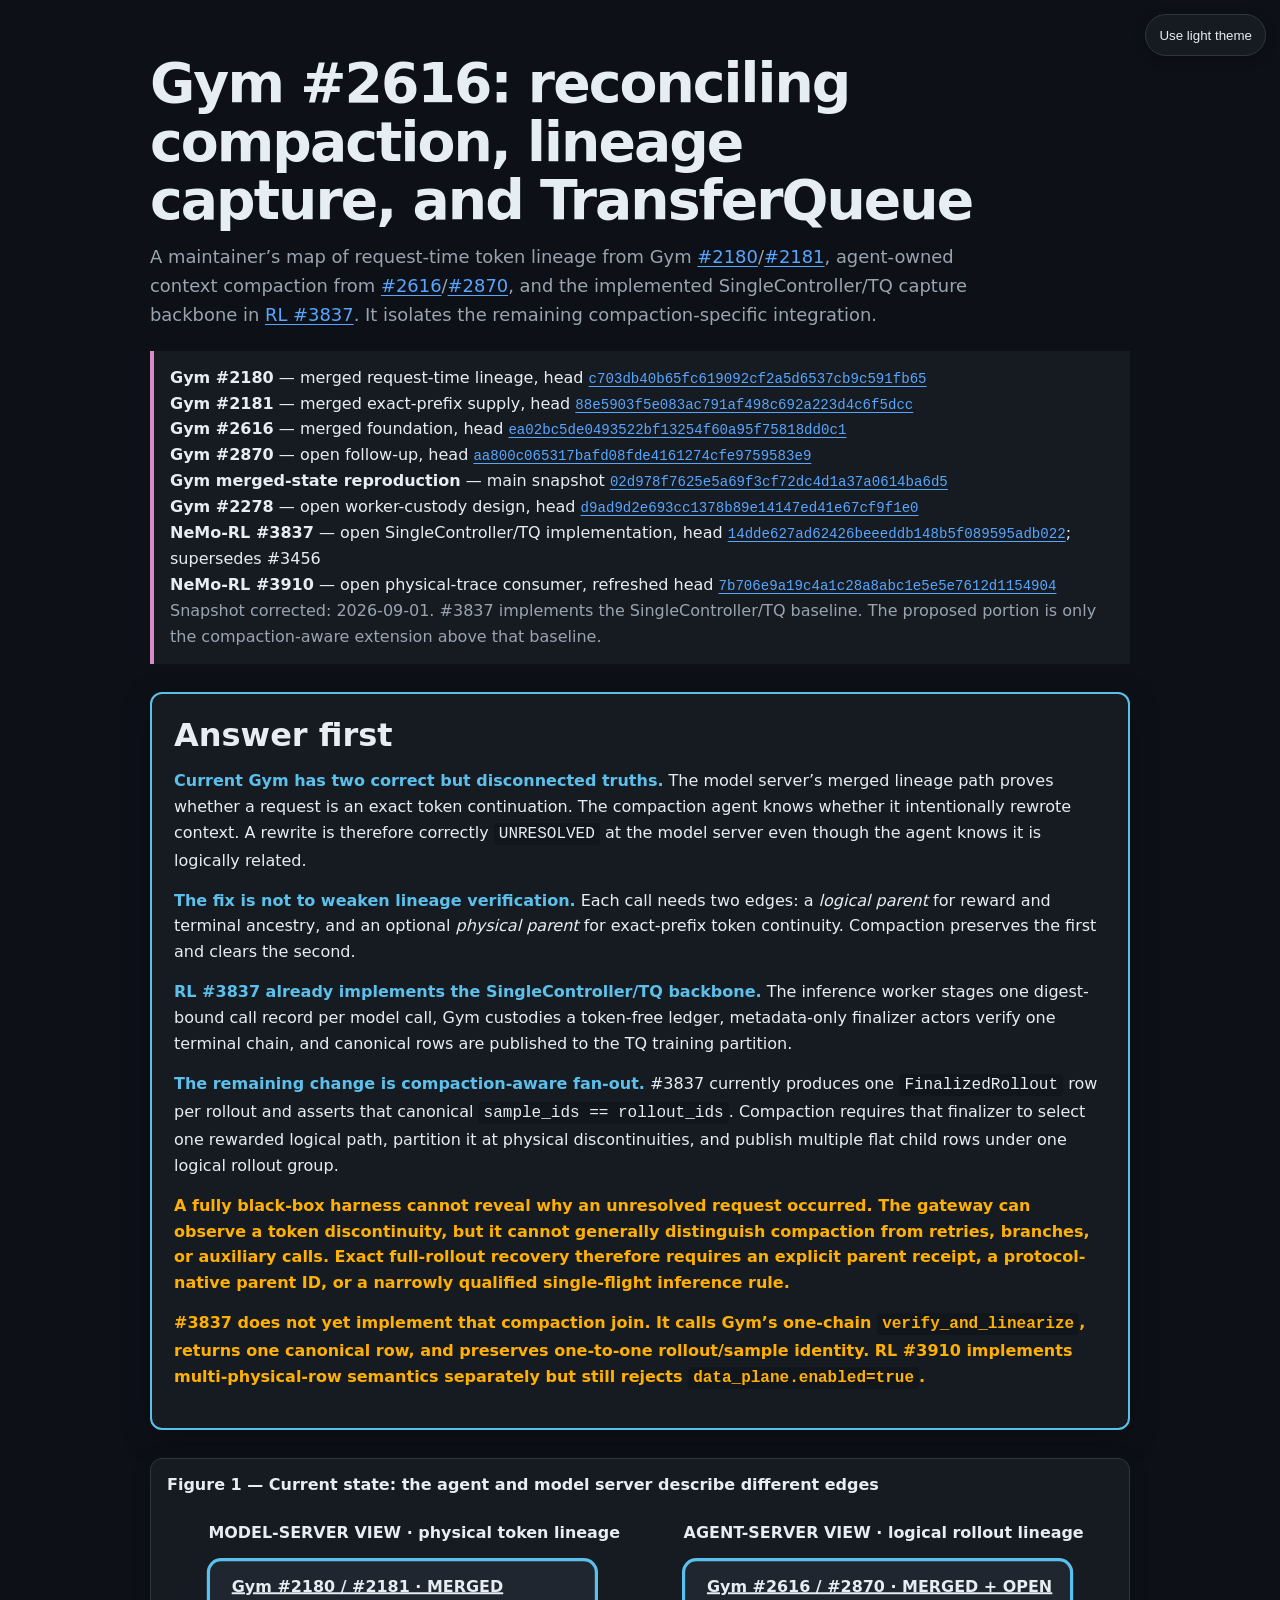
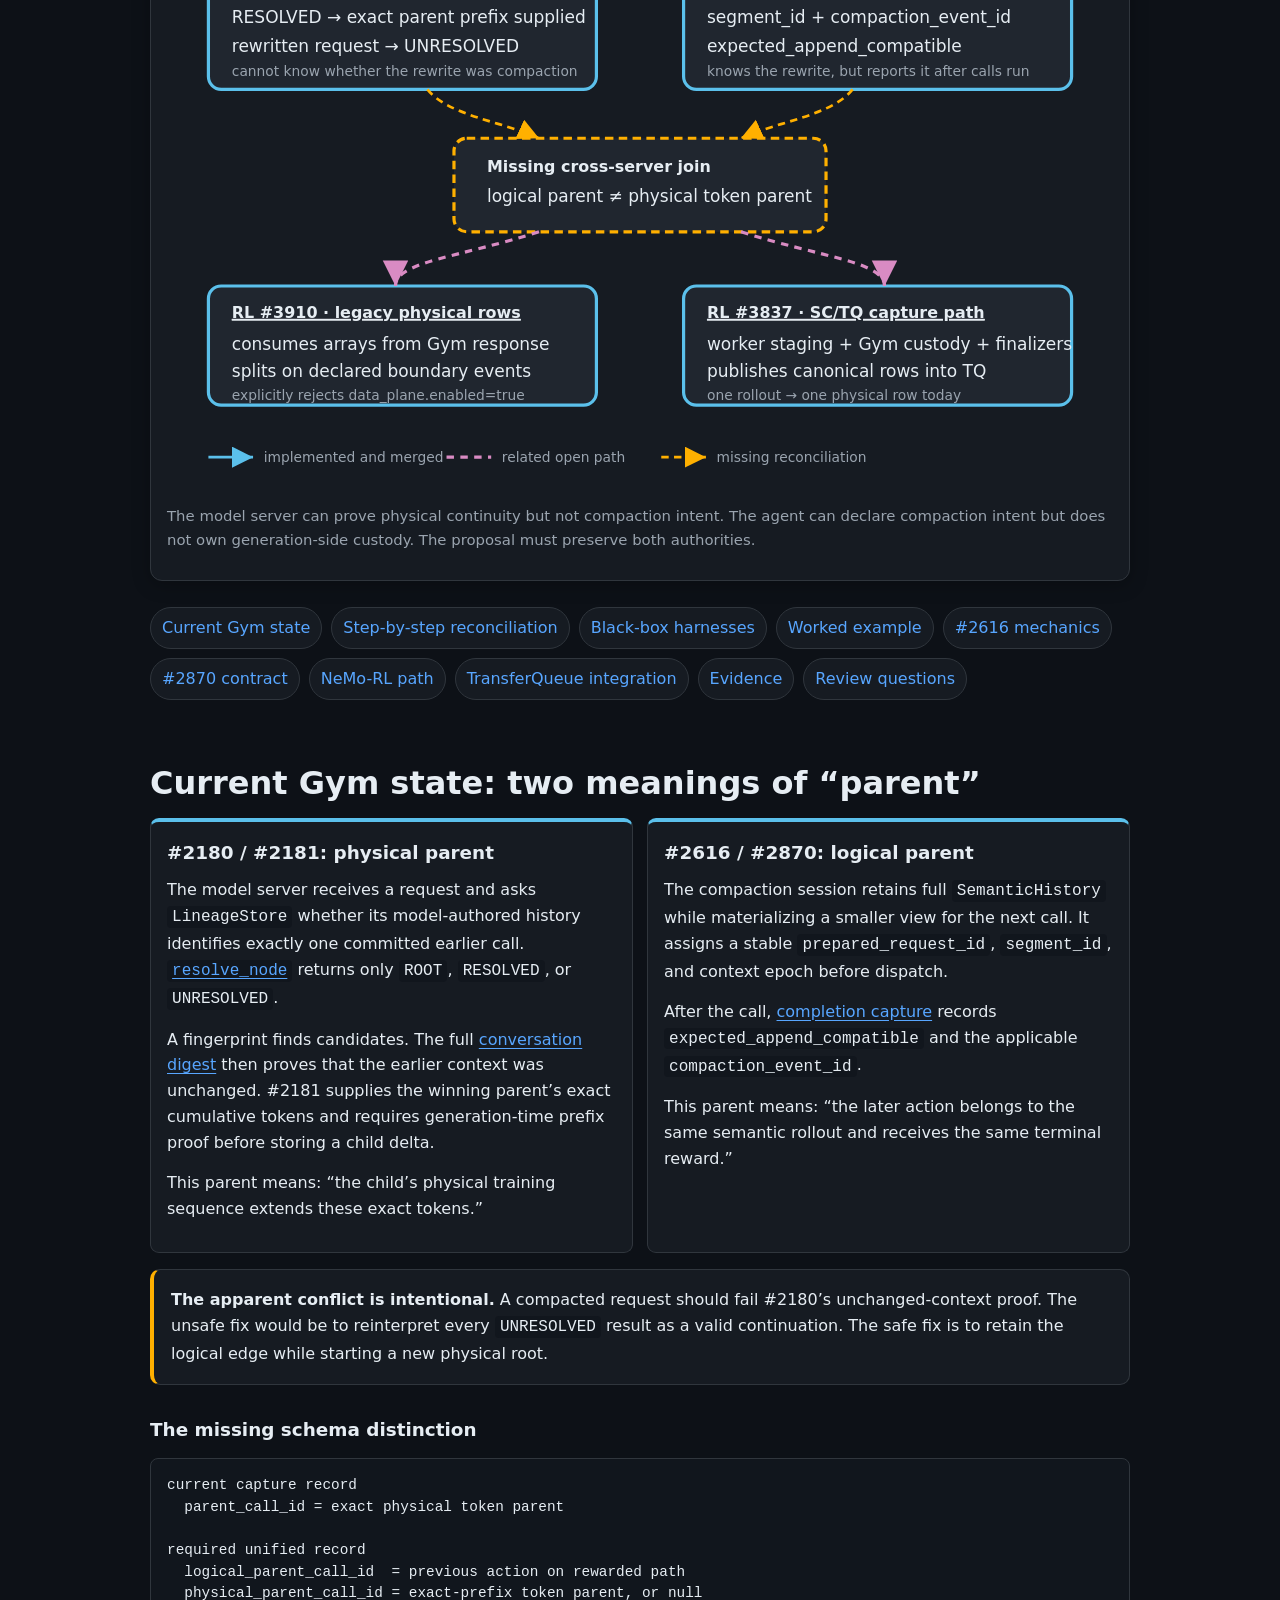
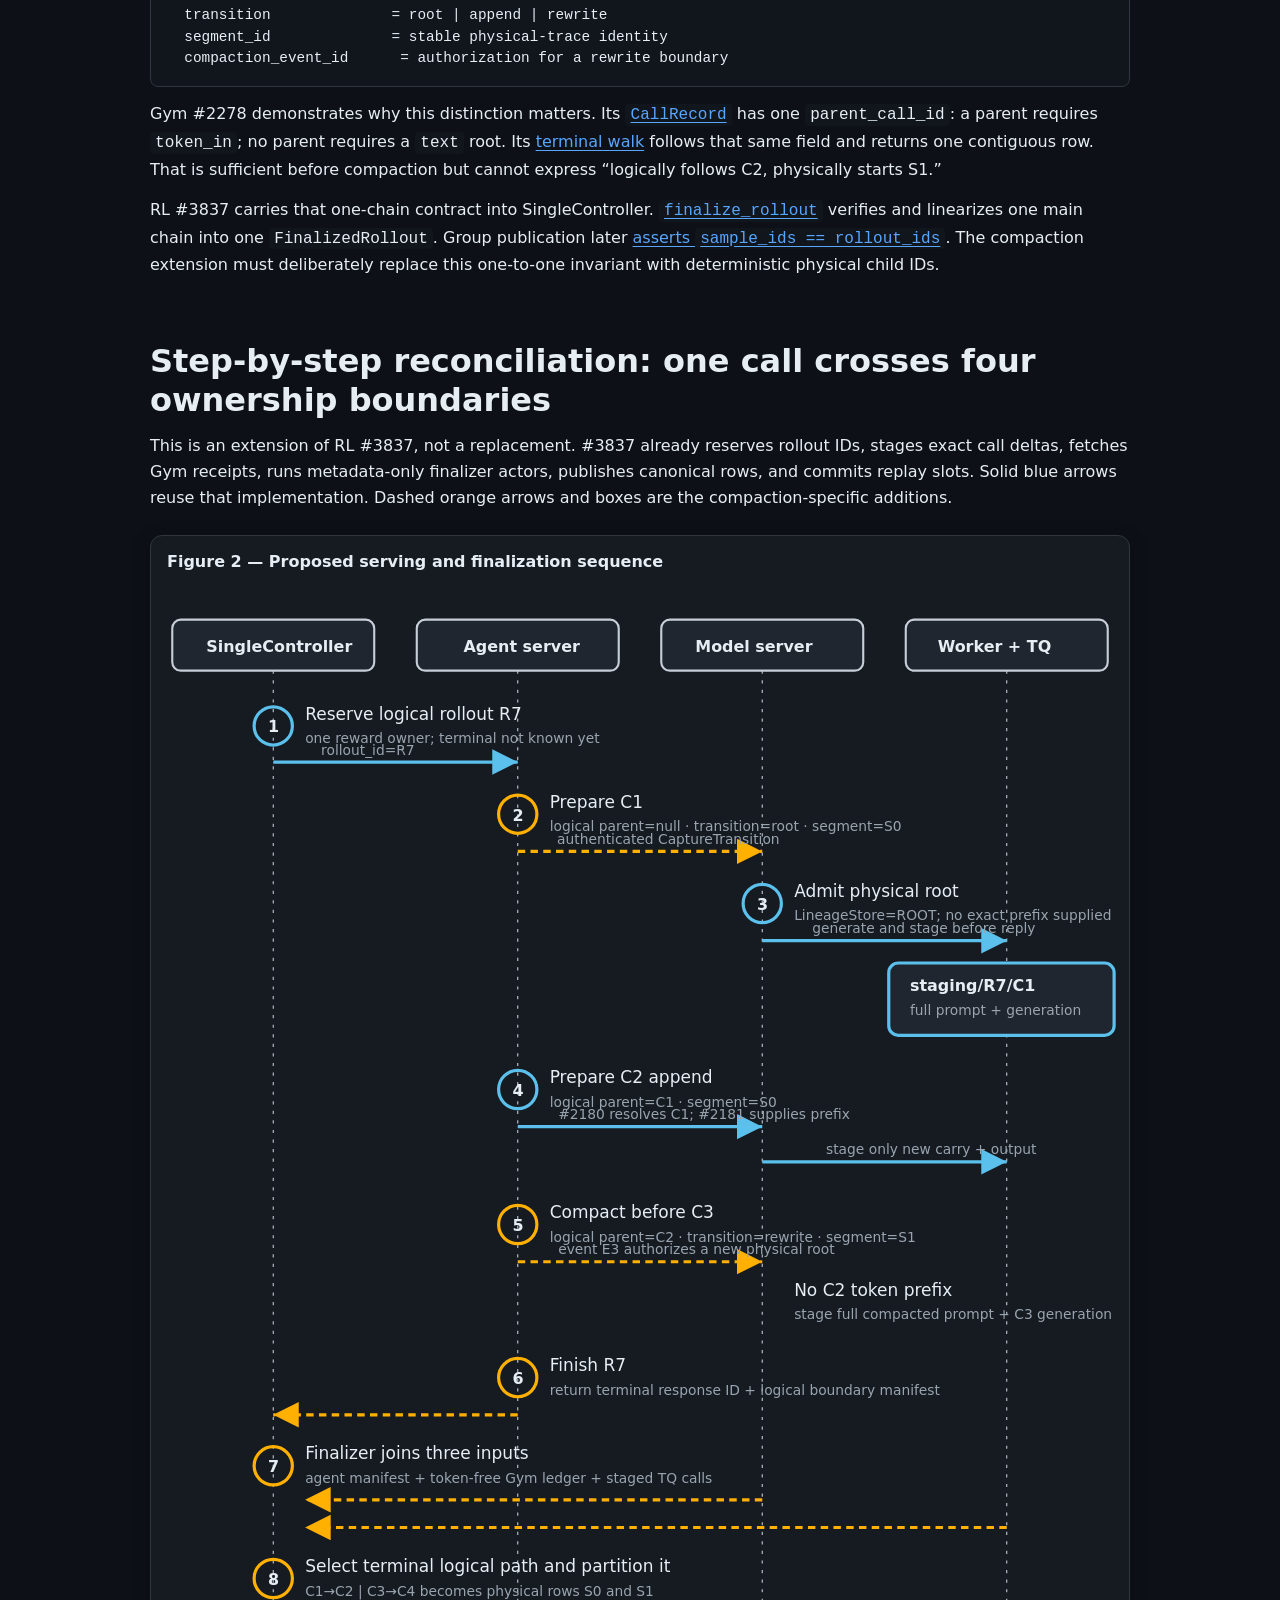
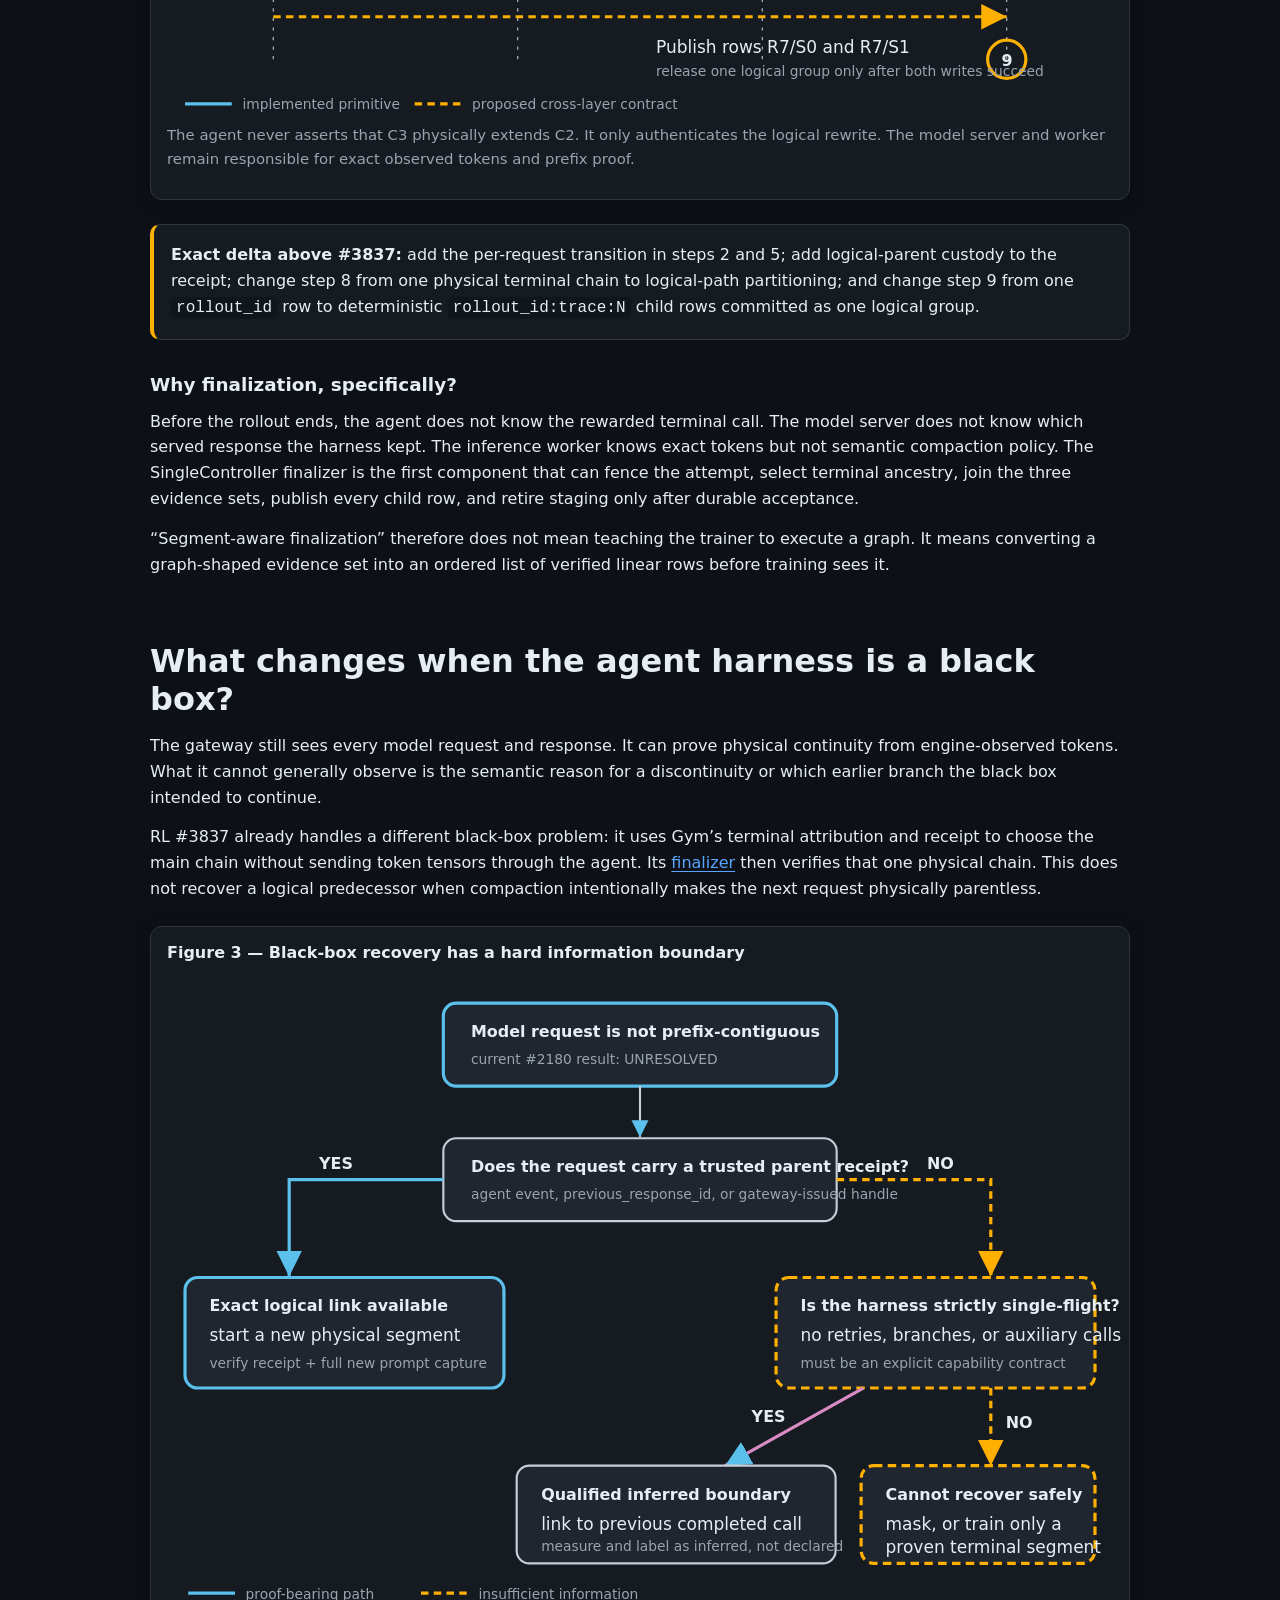
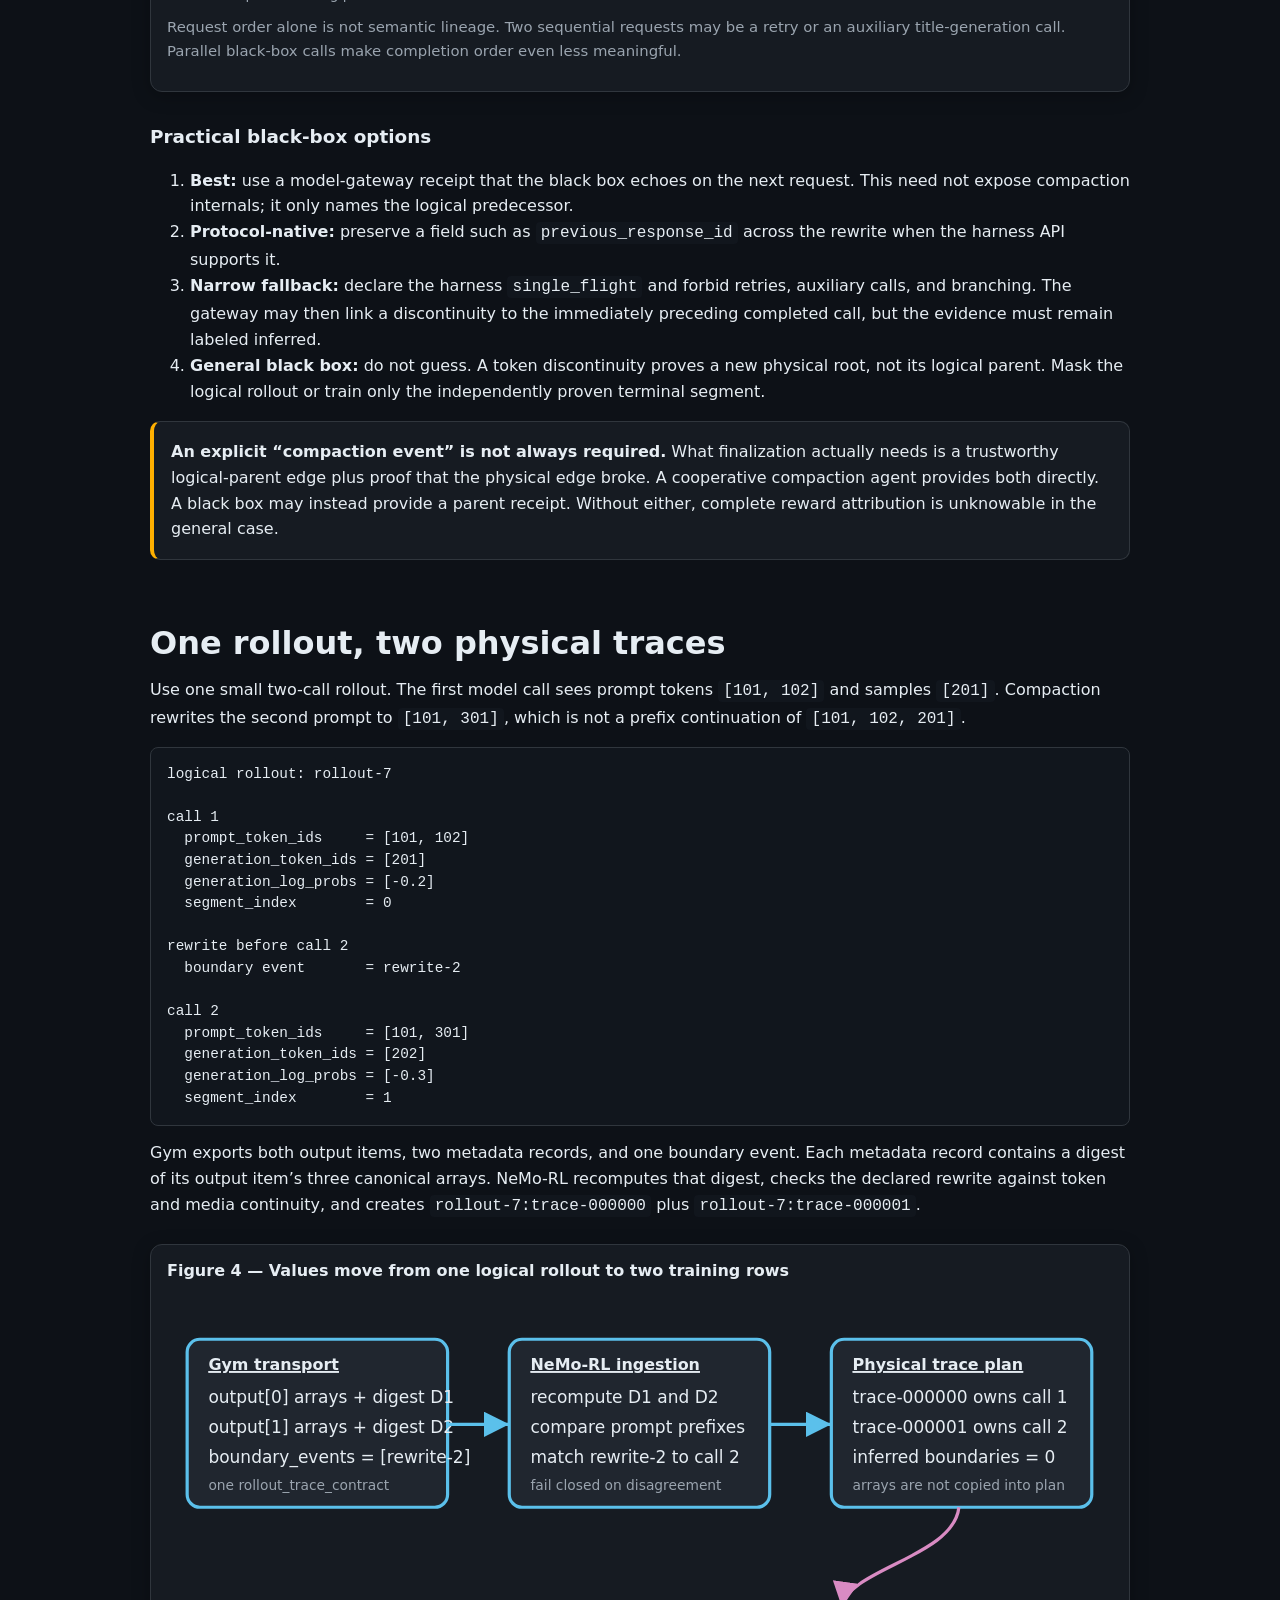
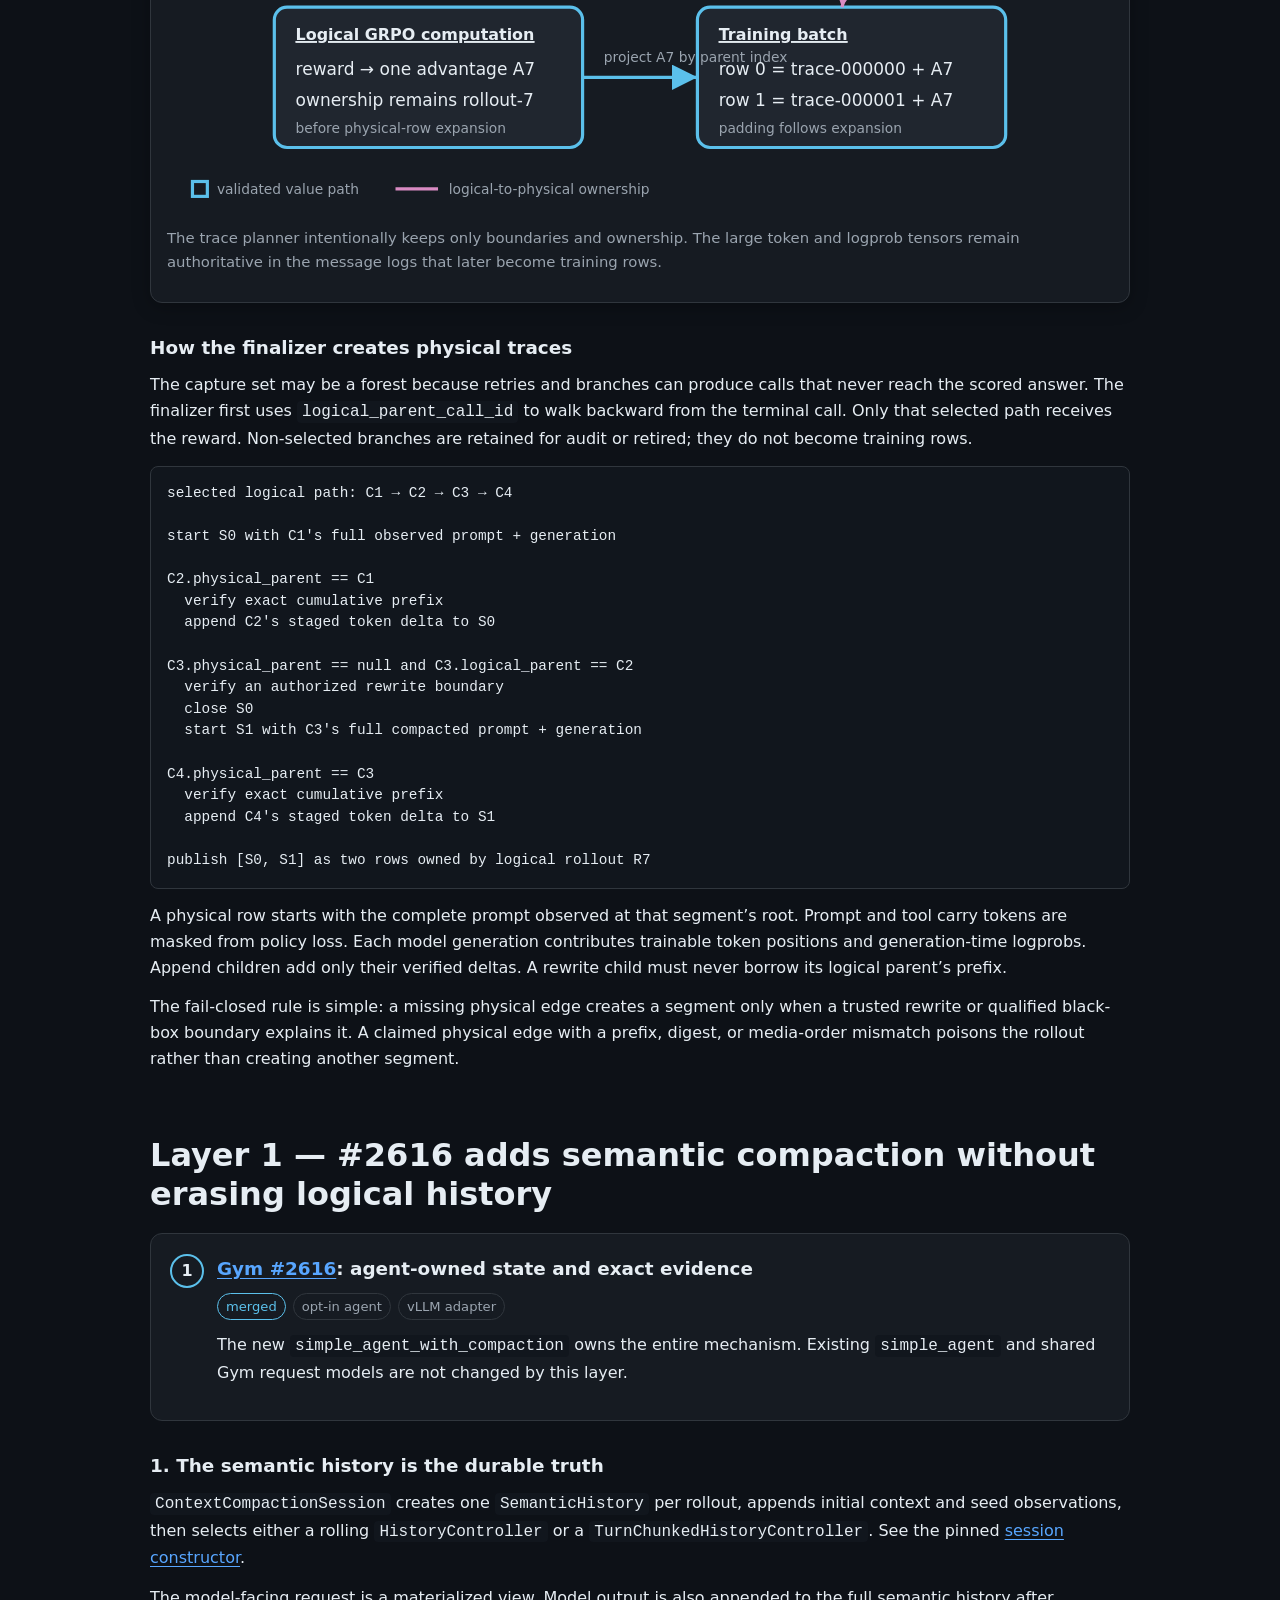
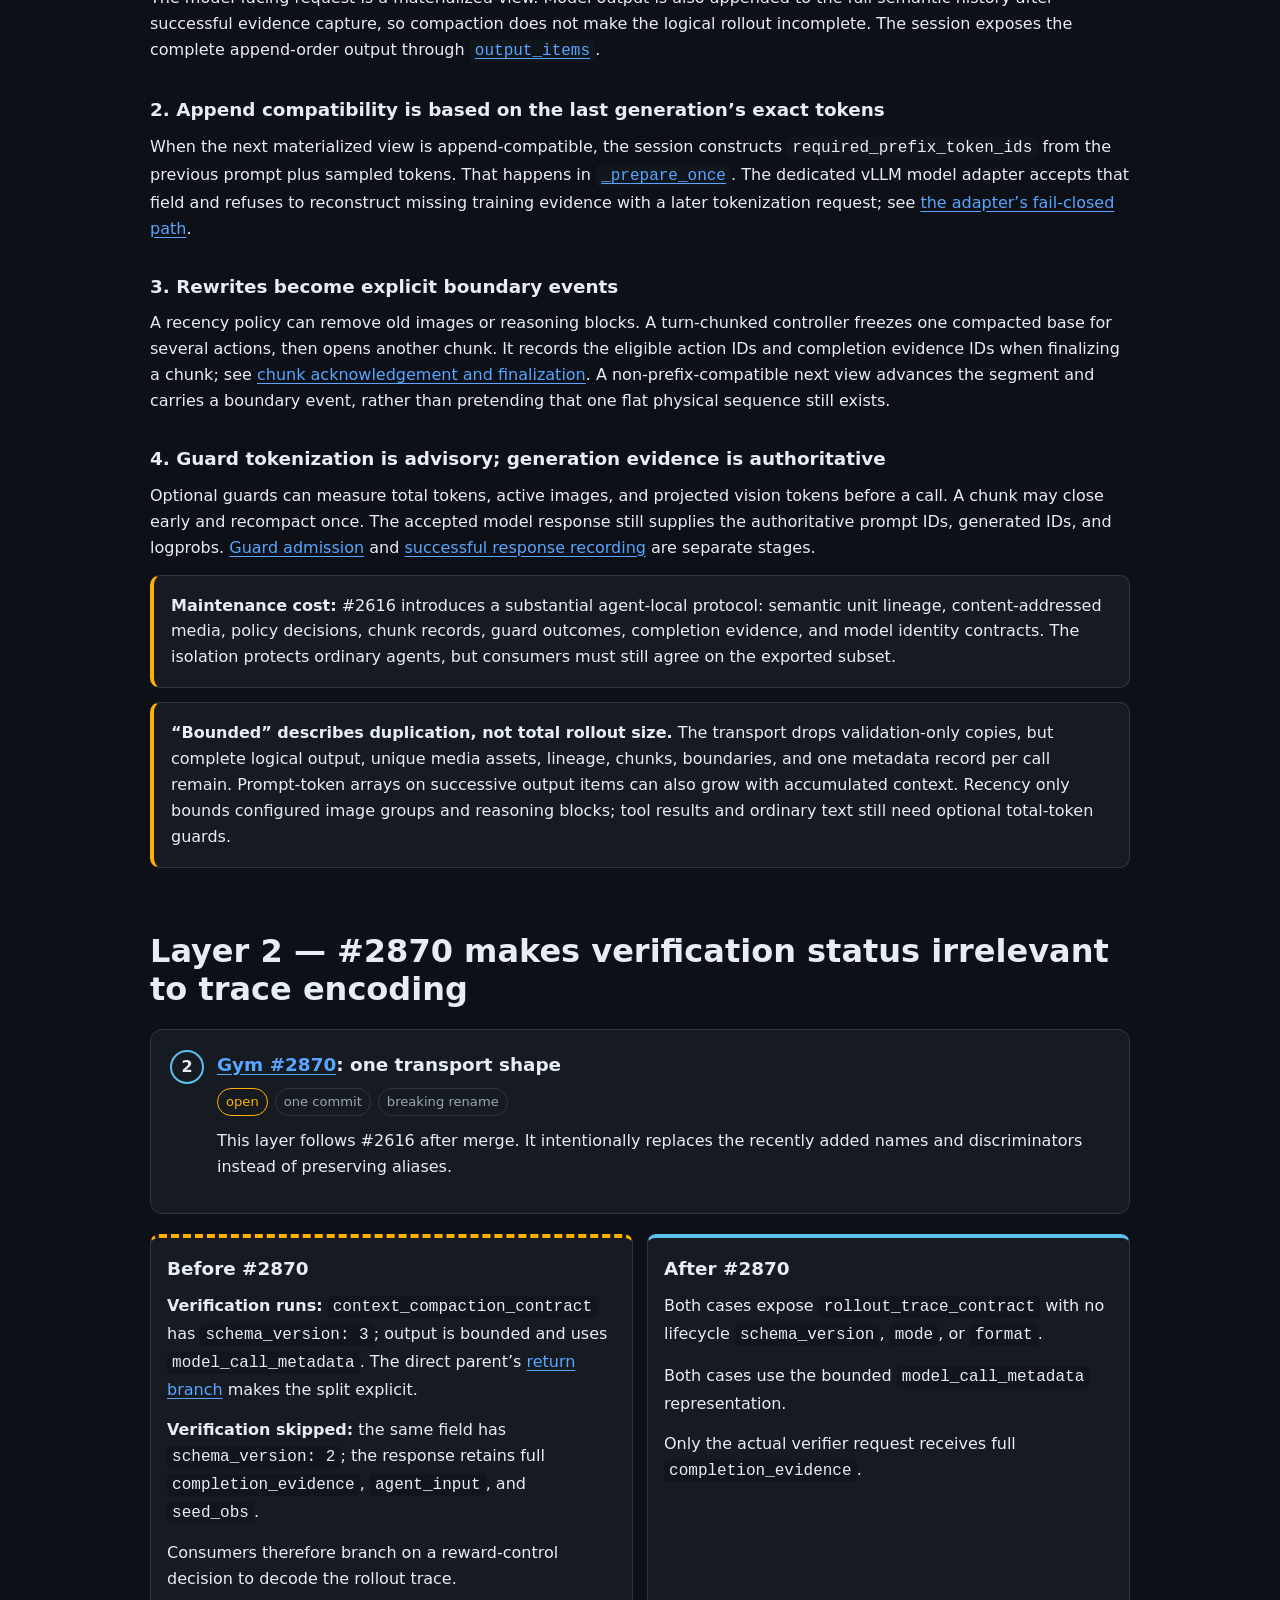
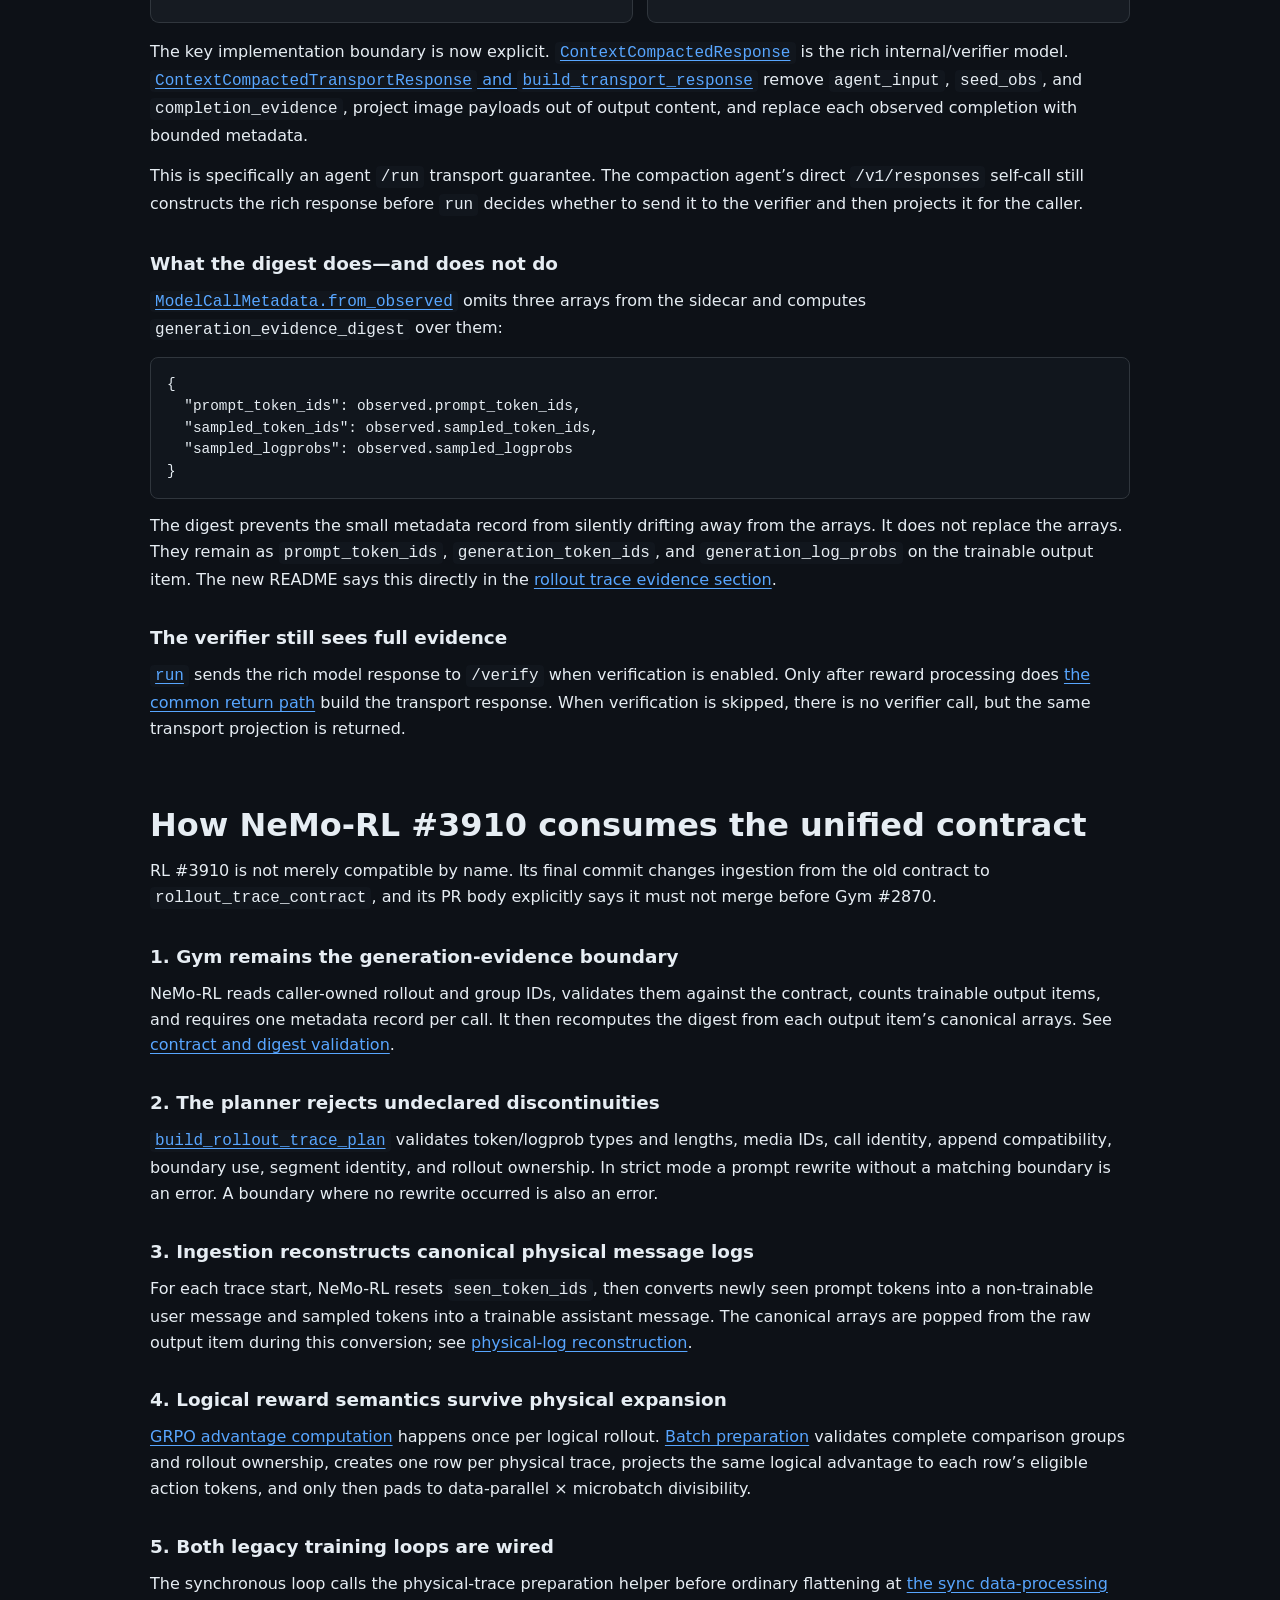
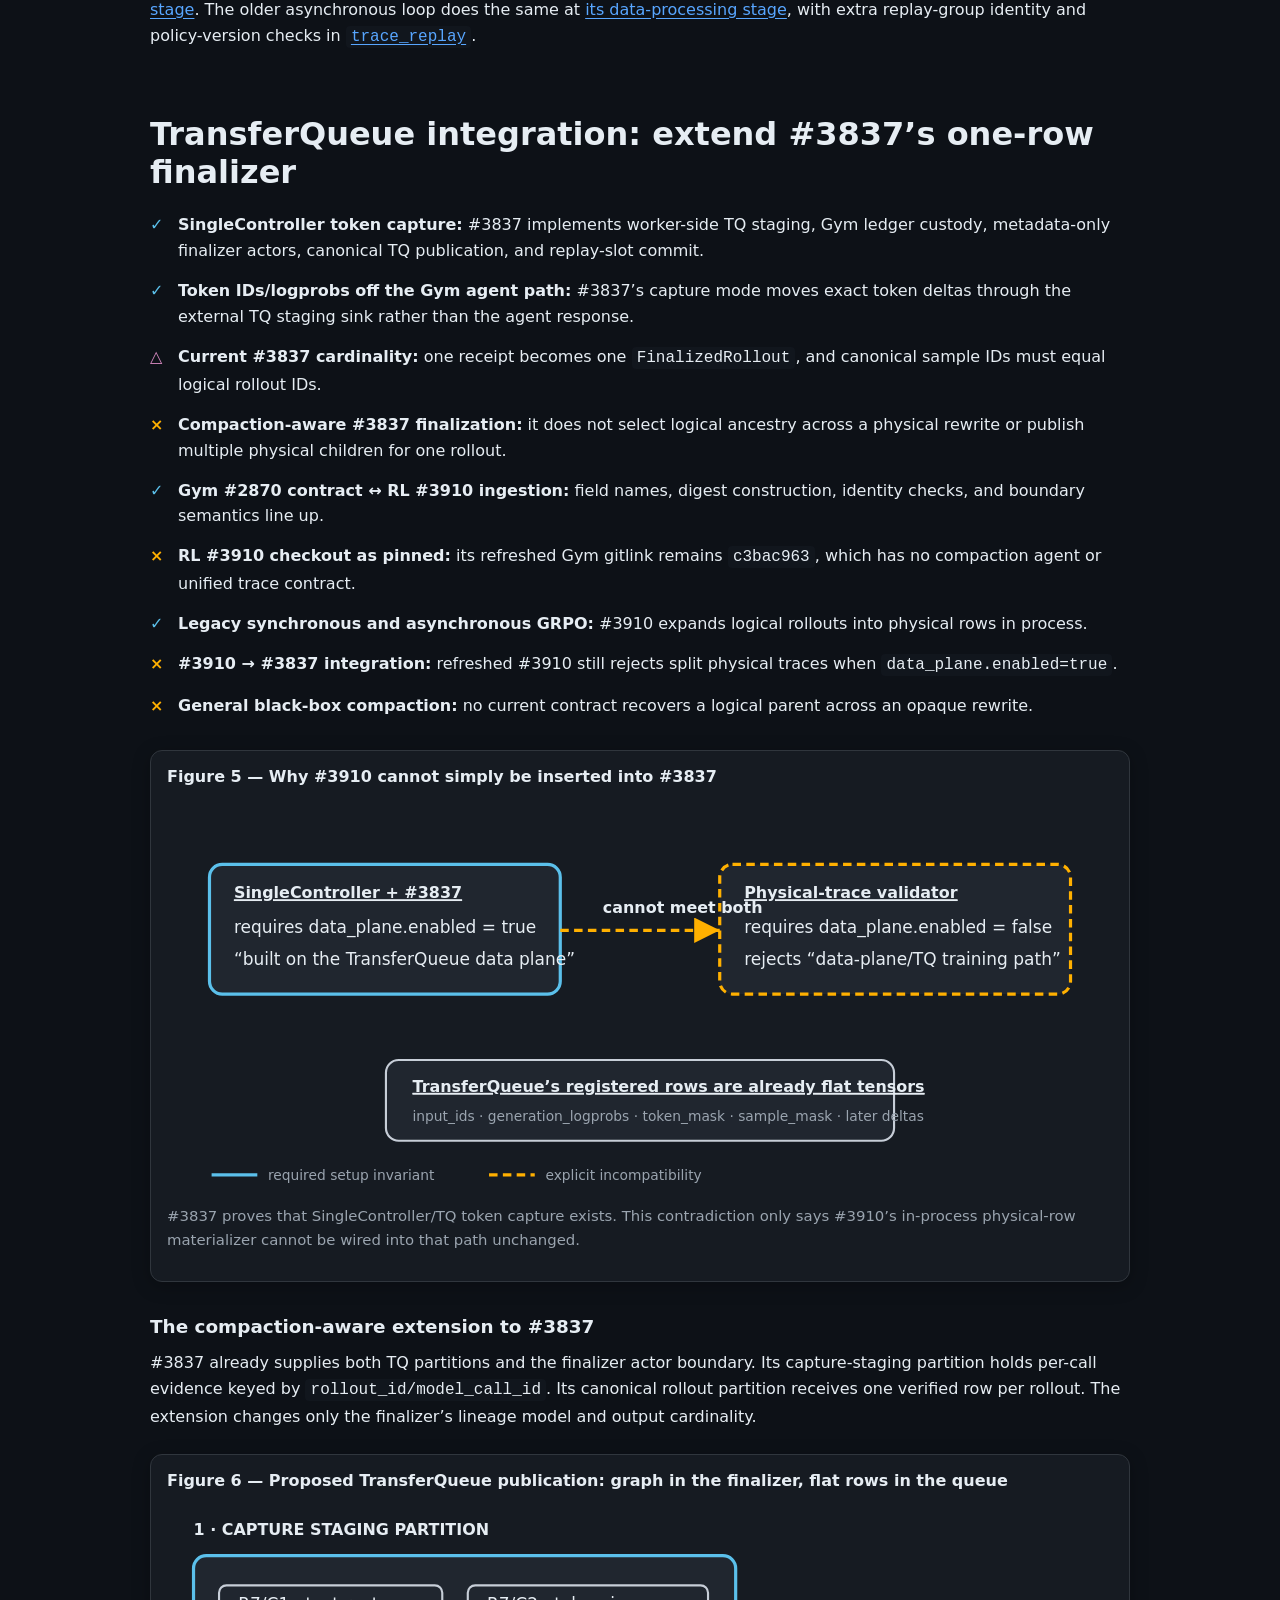
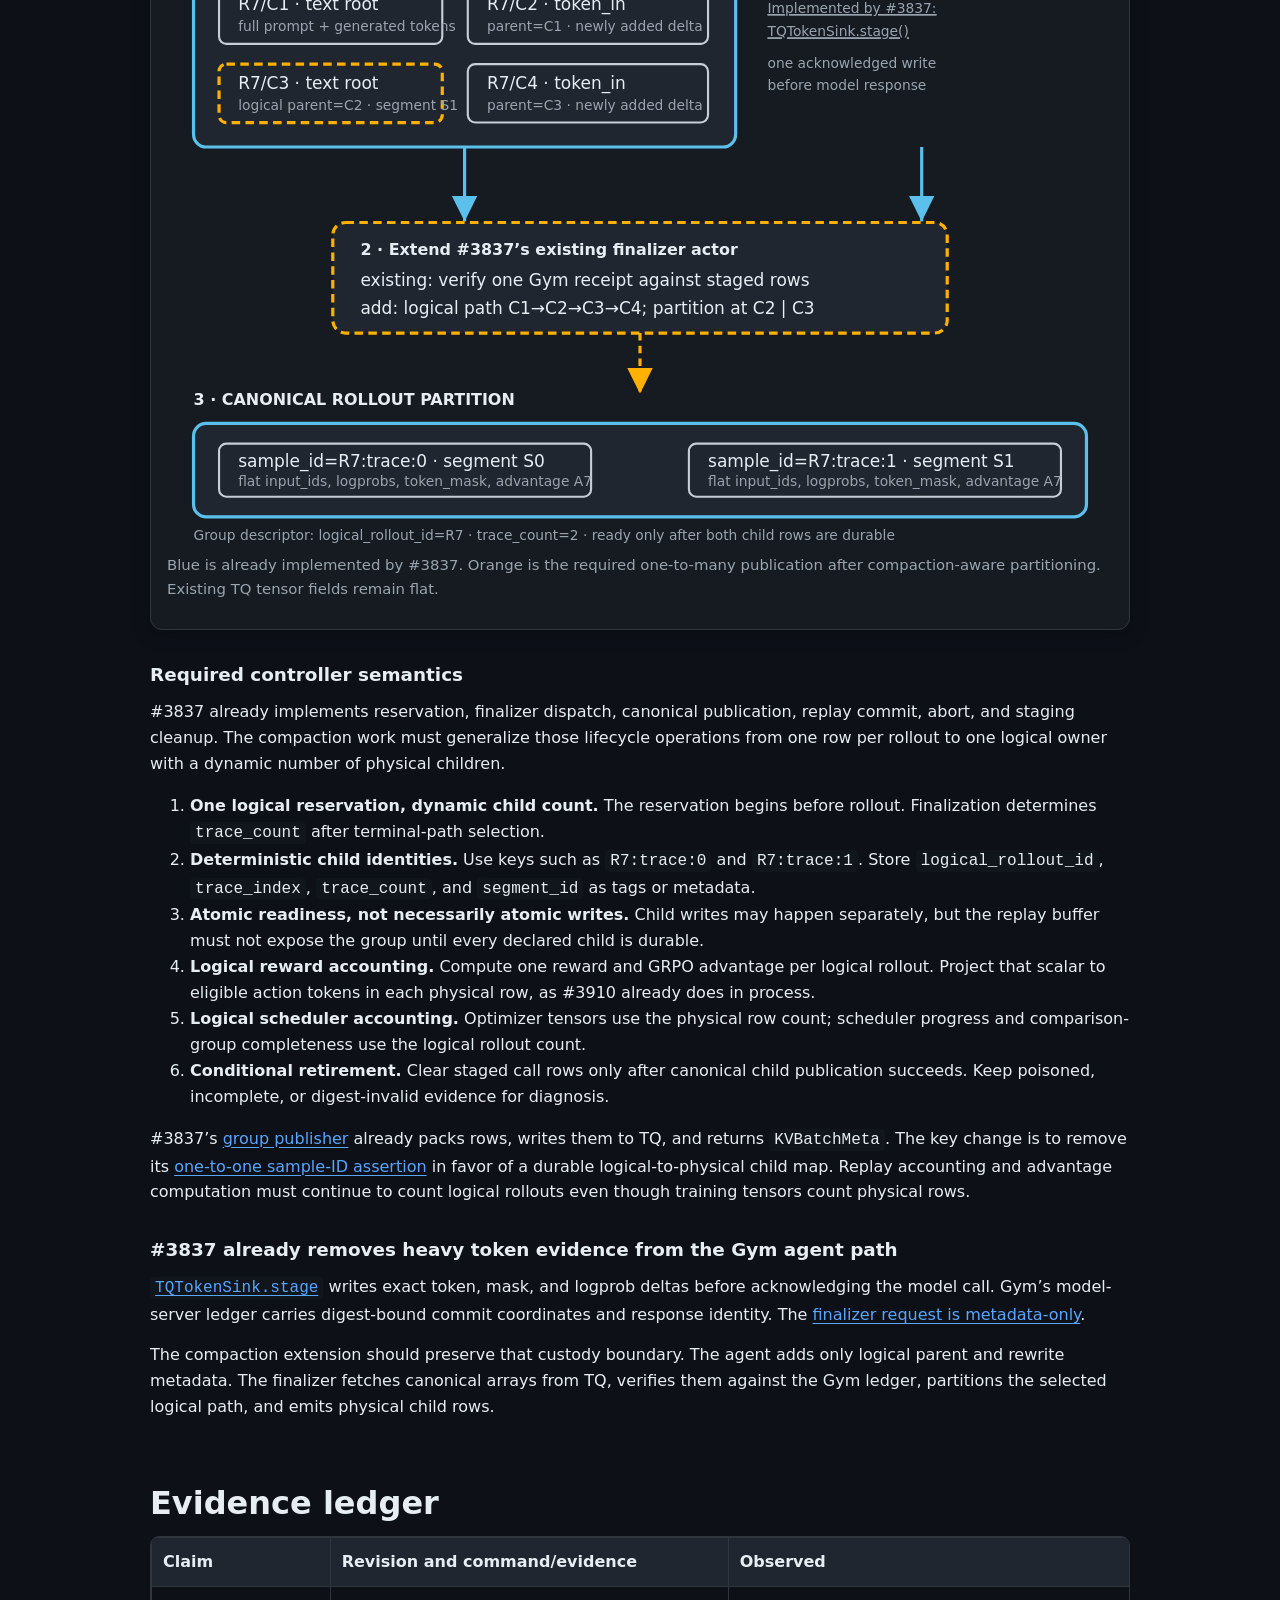
<file: pr-reviews/nvidia-nemo-gym/stacks/pr-2616-2870-context-compaction-deep-dive.html>
<!doctype html>
<html lang="en">
<head>
  <meta charset="utf-8">
  <meta name="viewport" content="width=device-width, initial-scale=1">
  <title>Gym #2616: reconciling compaction, lineage capture, and TransferQueue</title>
  <script>
    (() => {
      try {
        if (localStorage.getItem("engineering-notes-theme") === "light") {
          document.documentElement.dataset.theme = "light";
        }
      } catch {}
    })();
  </script>
  <style>
    :root {
      --bg: #0d1117;
      --surface: #161b22;
      --surface-2: #20262f;
      --border: #30363d;
      --text: #e6edf3;
      --dim: #9aa4af;
      --accent: #58a6ff;
      --diagram-ok: #5bc0eb;
      --diagram-problem: #ffb000;
      --diagram-alt: #d98bc3;
      --diagram-neutral: #c7ced8;
      --code-bg: #11161d;
      --shadow: rgba(0, 0, 0, 0.26);
    }
    :root[data-theme="light"] {
      --bg: #ffffff;
      --surface: #f6f8fa;
      --surface-2: #eaeef2;
      --border: #d0d7de;
      --text: #1f2328;
      --dim: #59636e;
      --accent: #0969da;
      --diagram-ok: #005a8d;
      --diagram-problem: #9a4d00;
      --diagram-alt: #7a3e6d;
      --diagram-neutral: #4b5563;
      --code-bg: #f1f3f5;
      --shadow: rgba(31, 35, 40, 0.12);
    }
    * { box-sizing: border-box; }
    html { scroll-behavior: smooth; }
    body {
      margin: 0;
      background: var(--bg);
      color: var(--text);
      font: 16px/1.62 ui-sans-serif, system-ui, -apple-system, BlinkMacSystemFont, "Segoe UI", sans-serif;
    }
    a { color: var(--accent); text-decoration: underline; text-underline-offset: 3px; }
    a:focus-visible, button:focus-visible { outline: 3px solid var(--diagram-problem); outline-offset: 3px; }
    .wrap { width: min(980px, calc(100% - 32px)); margin: 0 auto; padding: 54px 0 90px; }
    .theme-toggle {
      position: fixed;
      top: 14px;
      right: 14px;
      z-index: 10;
      min-height: 42px;
      padding: 8px 13px;
      border: 1px solid var(--border);
      border-radius: 999px;
      background: var(--surface);
      color: var(--text);
      box-shadow: 0 3px 12px var(--shadow);
      cursor: pointer;
    }
    h1 { margin: 0 0 12px; max-width: 850px; font-size: clamp(2rem, 5vw, 3.45rem); line-height: 1.06; letter-spacing: -0.035em; }
    h2 { margin: 64px 0 14px; font-size: clamp(1.45rem, 3vw, 2rem); line-height: 1.2; }
    h3 { margin: 30px 0 9px; font-size: 1.15rem; }
    p { margin: 0 0 14px; }
    .lede { max-width: 820px; color: var(--dim); font-size: 1.12rem; }
    .provenance {
      margin: 22px 0;
      padding: 14px 16px;
      border-left: 4px solid var(--diagram-alt);
      background: var(--surface);
      overflow-wrap: anywhere;
    }
    .sha { font-family: ui-monospace, SFMono-Regular, Consolas, monospace; font-size: 0.88em; }
    .answer {
      margin: 28px 0;
      padding: 22px;
      border: 2px solid var(--diagram-ok);
      border-radius: 12px;
      background: var(--surface);
      box-shadow: 0 8px 30px var(--shadow);
    }
    .answer strong { color: var(--diagram-ok); }
    .answer .limit { color: var(--diagram-problem); font-weight: 750; }
    .figure {
      margin: 24px 0;
      border: 1px solid var(--border);
      border-radius: 12px;
      background: var(--surface);
      overflow-x: auto;
      box-shadow: 0 4px 18px var(--shadow);
    }
    .figure figcaption { padding: 13px 16px 0; font-weight: 750; }
    .figure-note { padding: 0 16px 14px; color: var(--dim); font-size: 0.93rem; }
    svg { display: block; min-width: 760px; width: 100%; height: auto; }
    svg text { fill: var(--text); font-family: ui-sans-serif, system-ui, sans-serif; }
    svg .small { font-size: 13px; fill: var(--dim); }
    svg .label { font-size: 15px; font-weight: 700; }
    svg .box { fill: var(--surface-2); stroke: var(--diagram-neutral); stroke-width: 2; }
    svg .active { stroke: var(--diagram-ok); stroke-width: 3; }
    svg .warning { stroke: var(--diagram-problem); stroke-width: 3; stroke-dasharray: 8 5; }
    svg .related { stroke: var(--diagram-alt); stroke-width: 3; stroke-dasharray: 7 6; fill: none; }
    svg .flow { stroke: var(--diagram-ok); stroke-width: 2.5; fill: none; marker-end: url(#arrow-blue); }
    svg .flow-alt { stroke: var(--diagram-alt); stroke-width: 2.5; fill: none; marker-end: url(#arrow-purple); }
    svg .flow-warn { stroke: var(--diagram-problem); stroke-width: 2.5; stroke-dasharray: 7 5; fill: none; marker-end: url(#arrow-orange); }
    svg a text { text-decoration: underline; }
    .toc { display: flex; flex-wrap: wrap; gap: 9px; margin: 26px 0 0; }
    .toc a { padding: 7px 11px; border: 1px solid var(--border); border-radius: 999px; background: var(--surface); text-decoration: none; }
    .callout, .card {
      padding: 17px;
      border: 1px solid var(--border);
      border-radius: 10px;
      background: var(--surface);
    }
    .callout { border-left: 4px solid var(--diagram-problem); }
    .stack { display: grid; gap: 15px; margin: 20px 0; }
    .layer { position: relative; padding: 20px 20px 20px 66px; border: 1px solid var(--border); border-radius: 12px; background: var(--surface); }
    .layer::before {
      content: attr(data-step);
      position: absolute;
      left: 19px;
      top: 20px;
      width: 30px;
      height: 30px;
      display: grid;
      place-items: center;
      border: 2px solid var(--diagram-ok);
      border-radius: 50%;
      font-weight: 800;
    }
    .layer + .layer::after { content: "↓ follow-up"; position: absolute; top: -24px; left: 16px; color: var(--dim); font-size: 0.82rem; }
    .badges { display: flex; flex-wrap: wrap; gap: 7px; margin: 8px 0 12px; }
    .badge { padding: 2px 8px; border: 1px solid var(--border); border-radius: 999px; color: var(--dim); font-size: 0.82rem; }
    .badge.ok { border-color: var(--diagram-ok); color: var(--diagram-ok); }
    .badge.warn { border-color: var(--diagram-problem); color: var(--diagram-problem); }
    code, pre { font-family: ui-monospace, SFMono-Regular, Consolas, monospace; }
    code { padding: 0.12em 0.32em; border-radius: 4px; background: var(--code-bg); }
    pre { margin: 14px 0; padding: 16px; overflow: auto; border: 1px solid var(--border); border-radius: 8px; background: var(--code-bg); font-size: 0.9rem; line-height: 1.5; }
    .compare {
      display: grid;
      grid-template-columns: 1fr 1fr;
      gap: 14px;
      margin: 16px 0;
    }
    .compare > div { padding: 16px; border: 1px solid var(--border); border-radius: 9px; background: var(--surface); }
    .compare .before { border-top: 4px dashed var(--diagram-problem); }
    .compare .after { border-top: 4px solid var(--diagram-ok); }
    .status-list { list-style: none; padding: 0; margin: 10px 0; }
    .status-list li { position: relative; padding: 7px 0 7px 28px; }
    .status-list li::before { position: absolute; left: 0; font-weight: 800; }
    .yes::before { content: "✓"; color: var(--diagram-ok); }
    .no::before { content: "×"; color: var(--diagram-problem); }
    .partial::before { content: "△"; color: var(--diagram-alt); }
    .ledger { width: 100%; border-collapse: collapse; min-width: 760px; }
    .ledger th, .ledger td { padding: 11px; border: 1px solid var(--border); text-align: left; vertical-align: top; }
    .ledger th { background: var(--surface-2); }
    .table-scroll { overflow-x: auto; border: 1px solid var(--border); border-radius: 9px; }
    .muted { color: var(--dim); }
    .key { font-weight: 750; color: var(--diagram-alt); }
    footer { margin-top: 64px; padding-top: 22px; border-top: 1px solid var(--border); color: var(--dim); }
    @media (max-width: 700px) {
      .wrap { width: min(100% - 22px, 980px); padding-top: 70px; }
      .compare { grid-template-columns: 1fr; }
      .theme-toggle { top: 10px; right: 10px; }
      .layer { padding-left: 58px; }
    }
    @media print {
      .theme-toggle { display: none; }
      body { background: #fff; color: #111; }
      .figure, .answer, .card, .layer { box-shadow: none; break-inside: avoid; }
    }
  </style>
</head>
<body>
  <button class="theme-toggle" type="button" aria-label="Switch color theme">Use light theme</button>
  <main class="wrap">
    <h1>Gym #2616: reconciling compaction, lineage capture, and TransferQueue</h1>
    <p class="lede">A maintainer’s map of request-time token lineage from Gym <a href="https://github.com/NVIDIA-NeMo/Gym/pull/2180">#2180</a>/<a href="https://github.com/NVIDIA-NeMo/Gym/pull/2181">#2181</a>, agent-owned context compaction from <a href="https://github.com/NVIDIA-NeMo/Gym/pull/2616">#2616</a>/<a href="https://github.com/NVIDIA-NeMo/Gym/pull/2870">#2870</a>, and the implemented SingleController/TQ capture backbone in <a href="https://github.com/NVIDIA-NeMo/RL/pull/3837">RL #3837</a>. It isolates the remaining compaction-specific integration.</p>

    <div class="provenance">
      <div><strong>Gym #2180</strong> — merged request-time lineage, head <a class="sha" href="https://github.com/NVIDIA-NeMo/Gym/commit/c703db40b65fc619092cf2a5d6537cb9c591fb65">c703db40b65fc619092cf2a5d6537cb9c591fb65</a></div>
      <div><strong>Gym #2181</strong> — merged exact-prefix supply, head <a class="sha" href="https://github.com/NVIDIA-NeMo/Gym/commit/88e5903f5e083ac791af498c692a223d4c6f5dcc">88e5903f5e083ac791af498c692a223d4c6f5dcc</a></div>
      <div><strong>Gym #2616</strong> — merged foundation, head <a class="sha" href="https://github.com/NVIDIA-NeMo/Gym/commit/ea02bc5de0493522bf13254f60a95f75818dd0c1">ea02bc5de0493522bf13254f60a95f75818dd0c1</a></div>
      <div><strong>Gym #2870</strong> — open follow-up, head <a class="sha" href="https://github.com/NVIDIA-NeMo/Gym/commit/aa800c065317bafd08fde4161274cfe9759583e9">aa800c065317bafd08fde4161274cfe9759583e9</a></div>
      <div><strong>Gym merged-state reproduction</strong> — main snapshot <a class="sha" href="https://github.com/NVIDIA-NeMo/Gym/commit/02d978f7625e5a69f3cf72dc4d1a37a0614ba6d5">02d978f7625e5a69f3cf72dc4d1a37a0614ba6d5</a></div>
      <div><strong>Gym #2278</strong> — open worker-custody design, head <a class="sha" href="https://github.com/NVIDIA-NeMo/Gym/commit/d9ad9d2e693cc1378b89e14147ed41e67cf9f1e0">d9ad9d2e693cc1378b89e14147ed41e67cf9f1e0</a></div>
      <div><strong>NeMo-RL #3837</strong> — open SingleController/TQ implementation, head <a class="sha" href="https://github.com/NVIDIA-NeMo/RL/commit/14dde627ad62426beeeddb148b5f089595adb022">14dde627ad62426beeeddb148b5f089595adb022</a>; supersedes #3456</div>
      <div><strong>NeMo-RL #3910</strong> — open physical-trace consumer, refreshed head <a class="sha" href="https://github.com/NVIDIA-NeMo/RL/commit/7b706e9a19c4a1c28a8abc1e5e5e7612d1154904">7b706e9a19c4a1c28a8abc1e5e5e7612d1154904</a></div>
      <div class="muted">Snapshot corrected: 2026-09-01. #3837 implements the SingleController/TQ baseline. The proposed portion is only the compaction-aware extension above that baseline.</div>
    </div>

    <section class="answer" aria-labelledby="answer-title">
      <h2 id="answer-title" style="margin-top:0">Answer first</h2>
      <p><strong>Current Gym has two correct but disconnected truths.</strong> The model server’s merged lineage path proves whether a request is an exact token continuation. The compaction agent knows whether it intentionally rewrote context. A rewrite is therefore correctly <code>UNRESOLVED</code> at the model server even though the agent knows it is logically related.</p>
      <p><strong>The fix is not to weaken lineage verification.</strong> Each call needs two edges: a <em>logical parent</em> for reward and terminal ancestry, and an optional <em>physical parent</em> for exact-prefix token continuity. Compaction preserves the first and clears the second.</p>
      <p><strong>RL #3837 already implements the SingleController/TQ backbone.</strong> The inference worker stages one digest-bound call record per model call, Gym custodies a token-free ledger, metadata-only finalizer actors verify one terminal chain, and canonical rows are published to the TQ training partition.</p>
      <p><strong>The remaining change is compaction-aware fan-out.</strong> #3837 currently produces one <code>FinalizedRollout</code> row per rollout and asserts that canonical <code>sample_ids == rollout_ids</code>. Compaction requires that finalizer to select one rewarded logical path, partition it at physical discontinuities, and publish multiple flat child rows under one logical rollout group.</p>
      <p class="limit">A fully black-box harness cannot reveal why an unresolved request occurred. The gateway can observe a token discontinuity, but it cannot generally distinguish compaction from retries, branches, or auxiliary calls. Exact full-rollout recovery therefore requires an explicit parent receipt, a protocol-native parent ID, or a narrowly qualified single-flight inference rule.</p>
      <p class="limit">#3837 does not yet implement that compaction join. It calls Gym’s one-chain <code>verify_and_linearize</code>, returns one canonical row, and preserves one-to-one rollout/sample identity. RL #3910 implements multi-physical-row semantics separately but still rejects <code>data_plane.enabled=true</code>.</p>
    </section>

    <figure class="figure">
      <figcaption>Figure 1 — Current state: the agent and model server describe different edges</figcaption>
      <svg viewBox="0 0 920 570" role="img" aria-labelledby="topology-title topology-desc">
        <title id="topology-title">Current separation between token lineage, agent compaction, physical trace training, and TransferQueue staging</title>
        <desc id="topology-desc">Merged model-server lineage verifies physical token parents. The compaction agent separately exports rewrite boundaries. The legacy physical trace consumer and worker-owned TransferQueue staging remain separate open paths.</desc>
        <defs>
          <marker id="arrow-blue" markerWidth="10" markerHeight="10" refX="8" refY="4" orient="auto"><path d="M0,0 L8,4 L0,8 Z" fill="var(--diagram-ok)"/></marker>
          <marker id="arrow-purple" markerWidth="10" markerHeight="10" refX="8" refY="4" orient="auto"><path d="M0,0 L8,4 L0,8 Z" fill="var(--diagram-alt)"/></marker>
          <marker id="arrow-orange" markerWidth="10" markerHeight="10" refX="8" refY="4" orient="auto"><path d="M0,0 L8,4 L0,8 Z" fill="var(--diagram-problem)"/></marker>
        </defs>
        <text class="label" x="54" y="38">MODEL-SERVER VIEW · physical token lineage</text>
        <rect class="box active" x="54" y="58" width="365" height="122" rx="12"/>
        <a href="https://github.com/NVIDIA-NeMo/Gym/pull/2180"><text class="label" x="76" y="88">Gym #2180 / #2181 · MERGED</text></a>
        <text x="76" y="118">RESOLVED → exact parent prefix supplied</text>
        <text x="76" y="145">rewritten request → UNRESOLVED</text>
        <text class="small" x="76" y="167">cannot know whether the rewrite was compaction</text>

        <text class="label" x="501" y="38">AGENT-SERVER VIEW · logical rollout lineage</text>
        <rect class="box active" x="501" y="58" width="365" height="122" rx="12"/>
        <a href="https://github.com/NVIDIA-NeMo/Gym/pull/2616"><text class="label" x="523" y="88">Gym #2616 / #2870 · MERGED + OPEN</text></a>
        <text x="523" y="118">segment_id + compaction_event_id</text>
        <text x="523" y="145">expected_append_compatible</text>
        <text class="small" x="523" y="167">knows the rewrite, but reports it after calls run</text>

        <rect class="box warning" x="285" y="226" width="350" height="88" rx="12"/>
        <text class="label" x="316" y="258">Missing cross-server join</text>
        <text x="316" y="286">logical parent ≠ physical token parent</text>
        <path class="flow-warn" d="M260 180 C280 205 330 210 365 226"/>
        <path class="flow-warn" d="M660 180 C640 205 590 210 555 226"/>

        <rect class="box active" x="54" y="365" width="365" height="112" rx="12"/>
        <a href="https://github.com/NVIDIA-NeMo/RL/pull/3910"><text class="label" x="76" y="395">RL #3910 · legacy physical rows</text></a>
        <text x="76" y="425">consumes arrays from Gym response</text>
        <text x="76" y="451">splits on declared boundary events</text>
        <text class="small" x="76" y="472">explicitly rejects data_plane.enabled=true</text>

        <rect class="box active" x="501" y="365" width="365" height="112" rx="12"/>
        <a href="https://github.com/NVIDIA-NeMo/RL/pull/3837"><text class="label" x="523" y="395">RL #3837 · SC/TQ capture path</text></a>
        <text x="523" y="425">worker staging + Gym custody + finalizers</text>
        <text x="523" y="451">publishes canonical rows into TQ</text>
        <text class="small" x="523" y="472">one rollout → one physical row today</text>

        <path class="related" d="M365 314 C290 338 230 342 230 365" marker-end="url(#arrow-purple)"/>
        <path class="related" d="M555 314 C630 338 690 342 690 365" marker-end="url(#arrow-purple)"/>

        <line x1="54" y1="526" x2="96" y2="526" class="flow"/>
        <text class="small" x="106" y="531">implemented and merged</text>
        <line x1="278" y1="526" x2="320" y2="526" class="related"/>
        <text class="small" x="330" y="531">related open path</text>
        <line x1="480" y1="526" x2="522" y2="526" class="flow-warn"/>
        <text class="small" x="532" y="531">missing reconciliation</text>
      </svg>
      <p class="figure-note">The model server can prove physical continuity but not compaction intent. The agent can declare compaction intent but does not own generation-side custody. The proposal must preserve both authorities.</p>
    </figure>

    <nav class="toc" aria-label="Page sections">
      <a href="#current-state">Current Gym state</a>
      <a href="#reconciliation">Step-by-step reconciliation</a>
      <a href="#blackbox">Black-box harnesses</a>
      <a href="#worked-example">Worked example</a>
      <a href="#pr2616">#2616 mechanics</a>
      <a href="#pr2870">#2870 contract</a>
      <a href="#nemo-rl">NeMo-RL path</a>
      <a href="#compatibility">TransferQueue integration</a>
      <a href="#evidence">Evidence</a>
      <a href="#questions">Review questions</a>
    </nav>

    <section id="current-state">
      <h2>Current Gym state: two meanings of “parent”</h2>
      <div class="compare">
        <div class="after">
          <h3 style="margin-top:0">#2180 / #2181: physical parent</h3>
          <p>The model server receives a request and asks <code>LineageStore</code> whether its model-authored history identifies exactly one committed earlier call. <a href="https://github.com/NVIDIA-NeMo/Gym/blob/c703db40b65fc619092cf2a5d6537cb9c591fb65/nemo_gym/token_id_capture/lineage.py#L316-L340"><code>resolve_node</code></a> returns only <code>ROOT</code>, <code>RESOLVED</code>, or <code>UNRESOLVED</code>.</p>
          <p>A fingerprint finds candidates. The full <a href="https://github.com/NVIDIA-NeMo/Gym/blob/c703db40b65fc619092cf2a5d6537cb9c591fb65/nemo_gym/token_id_capture/lineage.py#L227-L251">conversation digest</a> then proves that the earlier context was unchanged. #2181 supplies the winning parent’s exact cumulative tokens and requires generation-time prefix proof before storing a child delta.</p>
          <p>This parent means: “the child’s physical training sequence extends these exact tokens.”</p>
        </div>
        <div class="after">
          <h3 style="margin-top:0">#2616 / #2870: logical parent</h3>
          <p>The compaction session retains full <code>SemanticHistory</code> while materializing a smaller view for the next call. It assigns a stable <code>prepared_request_id</code>, <code>segment_id</code>, and context epoch before dispatch.</p>
          <p>After the call, <a href="https://github.com/NVIDIA-NeMo/Gym/blob/aa800c065317bafd08fde4161274cfe9759583e9/responses_api_agents/simple_agent_with_compaction/compaction/session.py#L471-L494">completion capture</a> records <code>expected_append_compatible</code> and the applicable <code>compaction_event_id</code>.</p>
          <p>This parent means: “the later action belongs to the same semantic rollout and receives the same terminal reward.”</p>
        </div>
      </div>
      <div class="callout">
        <strong>The apparent conflict is intentional.</strong> A compacted request should fail #2180’s unchanged-context proof. The unsafe fix would be to reinterpret every <code>UNRESOLVED</code> result as a valid continuation. The safe fix is to retain the logical edge while starting a new physical root.
      </div>
      <h3>The missing schema distinction</h3>
      <pre>current capture record
  parent_call_id = exact physical token parent

required unified record
  logical_parent_call_id  = previous action on rewarded path
  physical_parent_call_id = exact-prefix token parent, or null
  transition              = root | append | rewrite
  segment_id              = stable physical-trace identity
  compaction_event_id      = authorization for a rewrite boundary</pre>
      <p>Gym #2278 demonstrates why this distinction matters. Its <a href="https://github.com/NVIDIA-NeMo/Gym/blob/d9ad9d2e693cc1378b89e14147ed41e67cf9f1e0/nemo_gym/token_id_capture/staging/records.py#L233-L281"><code>CallRecord</code></a> has one <code>parent_call_id</code>: a parent requires <code>token_in</code>; no parent requires a <code>text</code> root. Its <a href="https://github.com/NVIDIA-NeMo/Gym/blob/d9ad9d2e693cc1378b89e14147ed41e67cf9f1e0/nemo_gym/token_id_capture/staging/rebuild.py#L184-L199">terminal walk</a> follows that same field and returns one contiguous row. That is sufficient before compaction but cannot express “logically follows C2, physically starts S1.”</p>
      <p>RL #3837 carries that one-chain contract into SingleController. <a href="https://github.com/NVIDIA-NeMo/RL/blob/14dde627ad62426beeeddb148b5f089595adb022/nemo_rl/experience/blackbox_finalizer.py#L242-L257"><code>finalize_rollout</code></a> verifies and linearizes one main chain into one <code>FinalizedRollout</code>. Group publication later <a href="https://github.com/NVIDIA-NeMo/RL/blob/14dde627ad62426beeeddb148b5f089595adb022/nemo_rl/experience/blackbox_finalizer.py#L724-L736">asserts <code>sample_ids == rollout_ids</code></a>. The compaction extension must deliberately replace this one-to-one invariant with deterministic physical child IDs.</p>
    </section>

    <section id="reconciliation">
      <h2>Step-by-step reconciliation: one call crosses four ownership boundaries</h2>
      <p>This is an extension of RL #3837, not a replacement. #3837 already reserves rollout IDs, stages exact call deltas, fetches Gym receipts, runs metadata-only finalizer actors, publishes canonical rows, and commits replay slots. Solid blue arrows reuse that implementation. Dashed orange arrows and boxes are the compaction-specific additions.</p>
      <figure class="figure">
        <figcaption>Figure 2 — Proposed serving and finalization sequence</figcaption>
        <svg viewBox="0 0 920 1080" role="img" aria-labelledby="reconcile-title reconcile-desc">
          <title id="reconcile-title">Nine-step reconciliation from SingleController admission through TransferQueue training rows</title>
          <desc id="reconcile-desc">The agent declares logical transitions. The model server verifies physical token transitions. The inference worker stages exact tokens. The finalizer joins both manifests and publishes flat physical rows as one logical group.</desc>
          <defs>
            <marker id="arrow-blue-r" markerWidth="10" markerHeight="10" refX="8" refY="4" orient="auto"><path d="M0,0 L8,4 L0,8 Z" fill="var(--diagram-ok)"/></marker>
            <marker id="arrow-orange-r" markerWidth="10" markerHeight="10" refX="8" refY="4" orient="auto"><path d="M0,0 L8,4 L0,8 Z" fill="var(--diagram-problem)"/></marker>
          </defs>

          <rect class="box" x="20" y="42" width="190" height="48" rx="8"/><text class="label" x="52" y="72">SingleController</text>
          <rect class="box" x="250" y="42" width="190" height="48" rx="8"/><text class="label" x="294" y="72">Agent server</text>
          <rect class="box" x="480" y="42" width="190" height="48" rx="8"/><text class="label" x="512" y="72">Model server</text>
          <rect class="box" x="710" y="42" width="190" height="48" rx="8"/><text class="label" x="740" y="72">Worker + TQ</text>
          <line x1="115" y1="90" x2="115" y2="1024" stroke="var(--diagram-neutral)" stroke-dasharray="3 6"/>
          <line x1="345" y1="90" x2="345" y2="1024" stroke="var(--diagram-neutral)" stroke-dasharray="3 6"/>
          <line x1="575" y1="90" x2="575" y2="1024" stroke="var(--diagram-neutral)" stroke-dasharray="3 6"/>
          <line x1="805" y1="90" x2="805" y2="1024" stroke="var(--diagram-neutral)" stroke-dasharray="3 6"/>

          <circle cx="115" cy="142" r="18" fill="none" stroke="var(--diagram-ok)" stroke-width="3"/><text class="label" x="110" y="148">1</text>
          <text x="145" y="136">Reserve logical rollout R7</text><text class="small" x="145" y="158">one reward owner; terminal not known yet</text>
          <path d="M115 176 L345 176" stroke="var(--diagram-ok)" stroke-width="3" fill="none" marker-end="url(#arrow-blue-r)"/>
          <text class="small" x="160" y="169">rollout_id=R7</text>

          <circle cx="345" cy="225" r="18" fill="none" stroke="var(--diagram-problem)" stroke-width="3"/><text class="label" x="340" y="231">2</text>
          <text x="375" y="219">Prepare C1</text><text class="small" x="375" y="241">logical parent=null · transition=root · segment=S0</text>
          <path d="M345 260 L575 260" stroke="var(--diagram-problem)" stroke-width="3" stroke-dasharray="7 5" fill="none" marker-end="url(#arrow-orange-r)"/>
          <text class="small" x="382" y="253">authenticated CaptureTransition</text>

          <circle cx="575" cy="309" r="18" fill="none" stroke="var(--diagram-ok)" stroke-width="3"/><text class="label" x="570" y="315">3</text>
          <text x="605" y="303">Admit physical root</text><text class="small" x="605" y="325">LineageStore=ROOT; no exact prefix supplied</text>
          <path d="M575 344 L805 344" stroke="var(--diagram-ok)" stroke-width="3" fill="none" marker-end="url(#arrow-blue-r)"/>
          <text class="small" x="622" y="337">generate and stage before reply</text>
          <rect class="box active" x="694" y="365" width="212" height="68" rx="9"/>
          <text class="label" x="714" y="391">staging/R7/C1</text><text class="small" x="714" y="414">full prompt + generation</text>

          <circle cx="345" cy="484" r="18" fill="none" stroke="var(--diagram-ok)" stroke-width="3"/><text class="label" x="340" y="490">4</text>
          <text x="375" y="478">Prepare C2 append</text><text class="small" x="375" y="500">logical parent=C1 · segment=S0</text>
          <path d="M345 519 L575 519" stroke="var(--diagram-ok)" stroke-width="3" fill="none" marker-end="url(#arrow-blue-r)"/>
          <text class="small" x="383" y="512">#2180 resolves C1; #2181 supplies prefix</text>
          <path d="M575 552 L805 552" stroke="var(--diagram-ok)" stroke-width="3" fill="none" marker-end="url(#arrow-blue-r)"/>
          <text class="small" x="635" y="545">stage only new carry + output</text>

          <circle cx="345" cy="611" r="18" fill="none" stroke="var(--diagram-problem)" stroke-width="3"/><text class="label" x="340" y="617">5</text>
          <text x="375" y="605">Compact before C3</text><text class="small" x="375" y="627">logical parent=C2 · transition=rewrite · segment=S1</text>
          <path d="M345 646 L575 646" stroke="var(--diagram-problem)" stroke-width="3" stroke-dasharray="7 5" fill="none" marker-end="url(#arrow-orange-r)"/>
          <text class="small" x="383" y="639">event E3 authorizes a new physical root</text>
          <text x="605" y="678">No C2 token prefix</text><text class="small" x="605" y="700">stage full compacted prompt + C3 generation</text>

          <circle cx="345" cy="755" r="18" fill="none" stroke="var(--diagram-problem)" stroke-width="3"/><text class="label" x="340" y="761">6</text>
          <text x="375" y="749">Finish R7</text><text class="small" x="375" y="771">return terminal response ID + logical boundary manifest</text>
          <path d="M345 790 L115 790" stroke="var(--diagram-problem)" stroke-width="3" stroke-dasharray="7 5" fill="none" marker-end="url(#arrow-orange-r)"/>

          <circle cx="115" cy="838" r="18" fill="none" stroke="var(--diagram-problem)" stroke-width="3"/><text class="label" x="110" y="844">7</text>
          <text x="145" y="832">Finalizer joins three inputs</text>
          <text class="small" x="145" y="854">agent manifest + token-free Gym ledger + staged TQ calls</text>
          <path d="M575 870 L145 870" stroke="var(--diagram-problem)" stroke-width="3" stroke-dasharray="7 5" fill="none" marker-end="url(#arrow-orange-r)"/>
          <path d="M805 896 L145 896" stroke="var(--diagram-problem)" stroke-width="3" stroke-dasharray="7 5" fill="none" marker-end="url(#arrow-orange-r)"/>

          <circle cx="115" cy="944" r="18" fill="none" stroke="var(--diagram-problem)" stroke-width="3"/><text class="label" x="110" y="950">8</text>
          <text x="145" y="938">Select terminal logical path and partition it</text>
          <text class="small" x="145" y="960">C1→C2 | C3→C4 becomes physical rows S0 and S1</text>
          <path d="M115 980 L805 980" stroke="var(--diagram-problem)" stroke-width="3" stroke-dasharray="7 5" fill="none" marker-end="url(#arrow-orange-r)"/>

          <circle cx="805" cy="1020" r="18" fill="none" stroke="var(--diagram-problem)" stroke-width="3"/><text class="label" x="800" y="1026">9</text>
          <text x="475" y="1014">Publish rows R7/S0 and R7/S1</text><text class="small" x="475" y="1036">release one logical group only after both writes succeed</text>

          <line x1="32" y1="1062" x2="76" y2="1062" stroke="var(--diagram-ok)" stroke-width="3"/><text class="small" x="86" y="1067">implemented primitive</text>
          <line x1="248" y1="1062" x2="292" y2="1062" stroke="var(--diagram-problem)" stroke-width="3" stroke-dasharray="7 5"/><text class="small" x="302" y="1067">proposed cross-layer contract</text>
        </svg>
        <p class="figure-note">The agent never asserts that C3 physically extends C2. It only authenticates the logical rewrite. The model server and worker remain responsible for exact observed tokens and prefix proof.</p>
      </figure>
      <div class="callout">
        <strong>Exact delta above #3837:</strong> add the per-request transition in steps 2 and 5; add logical-parent custody to the receipt; change step 8 from one physical terminal chain to logical-path partitioning; and change step 9 from one <code>rollout_id</code> row to deterministic <code>rollout_id:trace:N</code> child rows committed as one logical group.
      </div>

      <h3>Why finalization, specifically?</h3>
      <p>Before the rollout ends, the agent does not know the rewarded terminal call. The model server does not know which served response the harness kept. The inference worker knows exact tokens but not semantic compaction policy. The SingleController finalizer is the first component that can fence the attempt, select terminal ancestry, join the three evidence sets, publish every child row, and retire staging only after durable acceptance.</p>
      <p>“Segment-aware finalization” therefore does not mean teaching the trainer to execute a graph. It means converting a graph-shaped evidence set into an ordered list of verified linear rows before training sees it.</p>
    </section>

    <section id="blackbox">
      <h2>What changes when the agent harness is a black box?</h2>
      <p>The gateway still sees every model request and response. It can prove physical continuity from engine-observed tokens. What it cannot generally observe is the semantic reason for a discontinuity or which earlier branch the black box intended to continue.</p>
      <p>RL #3837 already handles a different black-box problem: it uses Gym’s terminal attribution and receipt to choose the main chain without sending token tensors through the agent. Its <a href="https://github.com/NVIDIA-NeMo/RL/blob/14dde627ad62426beeeddb148b5f089595adb022/nemo_rl/experience/blackbox_finalizer.py#L242-L257">finalizer</a> then verifies that one physical chain. This does not recover a logical predecessor when compaction intentionally makes the next request physically parentless.</p>
      <figure class="figure">
        <figcaption>Figure 3 — Black-box recovery has a hard information boundary</figcaption>
        <svg viewBox="0 0 920 610" role="img" aria-labelledby="blackbox-title blackbox-desc">
          <title id="blackbox-title">Decision tree for recovering compaction boundaries from a black-box harness</title>
          <desc id="blackbox-desc">Explicit parent receipts are sufficient. A strict single-flight contract permits limited inference. General concurrent black-box behavior cannot be reconstructed safely.</desc>
          <defs>
            <marker id="arrow-blue-b" markerWidth="10" markerHeight="10" refX="8" refY="4" orient="auto"><path d="M0,0 L8,4 L0,8 Z" fill="var(--diagram-ok)"/></marker>
            <marker id="arrow-orange-b" markerWidth="10" markerHeight="10" refX="8" refY="4" orient="auto"><path d="M0,0 L8,4 L0,8 Z" fill="var(--diagram-problem)"/></marker>
          </defs>
          <rect class="box active" x="275" y="35" width="370" height="78" rx="12"/>
          <text class="label" x="301" y="67">Model request is not prefix-contiguous</text>
          <text class="small" x="301" y="92">current #2180 result: UNRESOLVED</text>

          <path d="M460 113 L460 161" stroke="var(--diagram-neutral)" stroke-width="2" marker-end="url(#arrow-blue-b)"/>
          <rect class="box" x="275" y="162" width="370" height="78" rx="12"/>
          <text class="label" x="301" y="194">Does the request carry a trusted parent receipt?</text>
          <text class="small" x="301" y="219">agent event, previous_response_id, or gateway-issued handle</text>

          <path d="M275 201 L130 201 L130 292" stroke="var(--diagram-ok)" stroke-width="3" fill="none" marker-end="url(#arrow-blue-b)"/>
          <text class="label" x="158" y="191">YES</text>
          <rect class="box active" x="32" y="293" width="300" height="104" rx="12"/>
          <text class="label" x="55" y="325">Exact logical link available</text>
          <text x="55" y="353">start a new physical segment</text>
          <text class="small" x="55" y="378">verify receipt + full new prompt capture</text>

          <path d="M645 201 L790 201 L790 292" stroke="var(--diagram-problem)" stroke-width="3" stroke-dasharray="7 5" fill="none" marker-end="url(#arrow-orange-b)"/>
          <text class="label" x="730" y="191">NO</text>
          <rect class="box warning" x="588" y="293" width="300" height="104" rx="12"/>
          <text class="label" x="611" y="325">Is the harness strictly single-flight?</text>
          <text x="611" y="353">no retries, branches, or auxiliary calls</text>
          <text class="small" x="611" y="378">must be an explicit capability contract</text>

          <path d="M670 397 L540 470" stroke="var(--diagram-alt)" stroke-width="3" fill="none" marker-end="url(#arrow-blue-b)"/>
          <text class="label" x="565" y="429">YES</text>
          <rect class="box" x="344" y="470" width="300" height="92" rx="12"/>
          <text class="label" x="367" y="502">Qualified inferred boundary</text>
          <text x="367" y="531">link to previous completed call</text>
          <text class="small" x="367" y="550">measure and label as inferred, not declared</text>

          <path d="M790 397 L790 470" stroke="var(--diagram-problem)" stroke-width="3" stroke-dasharray="7 5" fill="none" marker-end="url(#arrow-orange-b)"/>
          <text class="label" x="804" y="435">NO</text>
          <rect class="box warning" x="668" y="470" width="220" height="92" rx="12"/>
          <text class="label" x="691" y="502">Cannot recover safely</text>
          <text x="691" y="531">mask, or train only a</text>
          <text x="691" y="552">proven terminal segment</text>

          <line x1="35" y1="590" x2="79" y2="590" stroke="var(--diagram-ok)" stroke-width="3"/><text class="small" x="89" y="595">proof-bearing path</text>
          <line x1="254" y1="590" x2="298" y2="590" stroke="var(--diagram-problem)" stroke-width="3" stroke-dasharray="7 5"/><text class="small" x="308" y="595">insufficient information</text>
        </svg>
        <p class="figure-note">Request order alone is not semantic lineage. Two sequential requests may be a retry or an auxiliary title-generation call. Parallel black-box calls make completion order even less meaningful.</p>
      </figure>

      <h3>Practical black-box options</h3>
      <ol>
        <li><strong>Best:</strong> use a model-gateway receipt that the black box echoes on the next request. This need not expose compaction internals; it only names the logical predecessor.</li>
        <li><strong>Protocol-native:</strong> preserve a field such as <code>previous_response_id</code> across the rewrite when the harness API supports it.</li>
        <li><strong>Narrow fallback:</strong> declare the harness <code>single_flight</code> and forbid retries, auxiliary calls, and branching. The gateway may then link a discontinuity to the immediately preceding completed call, but the evidence must remain labeled inferred.</li>
        <li><strong>General black box:</strong> do not guess. A token discontinuity proves a new physical root, not its logical parent. Mask the logical rollout or train only the independently proven terminal segment.</li>
      </ol>
      <div class="callout">
        <strong>An explicit “compaction event” is not always required.</strong> What finalization actually needs is a trustworthy logical-parent edge plus proof that the physical edge broke. A cooperative compaction agent provides both directly. A black box may instead provide a parent receipt. Without either, complete reward attribution is unknowable in the general case.
      </div>
    </section>

    <section id="worked-example">
      <h2>One rollout, two physical traces</h2>
      <p>Use one small two-call rollout. The first model call sees prompt tokens <code>[101, 102]</code> and samples <code>[201]</code>. Compaction rewrites the second prompt to <code>[101, 301]</code>, which is not a prefix continuation of <code>[101, 102, 201]</code>.</p>
      <pre>logical rollout: rollout-7

call 1
  prompt_token_ids     = [101, 102]
  generation_token_ids = [201]
  generation_log_probs = [-0.2]
  segment_index        = 0

rewrite before call 2
  boundary event       = rewrite-2

call 2
  prompt_token_ids     = [101, 301]
  generation_token_ids = [202]
  generation_log_probs = [-0.3]
  segment_index        = 1</pre>
      <p>Gym exports both output items, two metadata records, and one boundary event. Each metadata record contains a digest of its output item’s three canonical arrays. NeMo-RL recomputes that digest, checks the declared rewrite against token and media continuity, and creates <code>rollout-7:trace-000000</code> plus <code>rollout-7:trace-000001</code>.</p>

      <figure class="figure">
        <figcaption>Figure 4 — Values move from one logical rollout to two training rows</figcaption>
        <svg viewBox="0 0 920 510" role="img" aria-labelledby="trace-title trace-desc">
          <title id="trace-title">End-to-end value trace</title>
          <desc id="trace-desc">Gym captures canonical arrays and metadata. NeMo-RL checks the digest and boundary, then makes two physical training rows that share one logical advantage.</desc>
          <defs>
            <marker id="arrow-blue-2" markerWidth="10" markerHeight="10" refX="8" refY="4" orient="auto"><path d="M0,0 L8,4 L0,8 Z" fill="var(--diagram-ok)"/></marker>
            <marker id="arrow-purple-2" markerWidth="10" markerHeight="10" refX="8" refY="4" orient="auto"><path d="M0,0 L8,4 L0,8 Z" fill="var(--diagram-alt)"/></marker>
          </defs>
          <rect class="box active" x="34" y="52" width="245" height="158" rx="12"/>
          <a href="https://github.com/NVIDIA-NeMo/Gym/blob/aa800c065317bafd08fde4161274cfe9759583e9/responses_api_agents/simple_agent_with_compaction/compaction/session.py#L94-L108"><text class="label" x="54" y="81">Gym transport</text></a>
          <text x="54" y="112">output[0] arrays + digest D1</text>
          <text x="54" y="140">output[1] arrays + digest D2</text>
          <text x="54" y="168">boundary_events = [rewrite-2]</text>
          <text class="small" x="54" y="194">one rollout_trace_contract</text>

          <rect class="box active" x="337" y="52" width="245" height="158" rx="12"/>
          <a href="https://github.com/NVIDIA-NeMo/RL/blob/7b706e9a19c4a1c28a8abc1e5e5e7612d1154904/nemo_rl/environments/nemo_gym.py#L1214-L1339"><text class="label" x="357" y="81">NeMo-RL ingestion</text></a>
          <text x="357" y="112">recompute D1 and D2</text>
          <text x="357" y="140">compare prompt prefixes</text>
          <text x="357" y="168">match rewrite-2 to call 2</text>
          <text class="small" x="357" y="194">fail closed on disagreement</text>

          <rect class="box active" x="640" y="52" width="245" height="158" rx="12"/>
          <a href="https://github.com/NVIDIA-NeMo/RL/blob/7b706e9a19c4a1c28a8abc1e5e5e7612d1154904/nemo_rl/environments/nemo_gym_trace.py#L162-L262"><text class="label" x="660" y="81">Physical trace plan</text></a>
          <text x="660" y="112">trace-000000 owns call 1</text>
          <text x="660" y="140">trace-000001 owns call 2</text>
          <text x="660" y="168">inferred boundaries = 0</text>
          <text class="small" x="660" y="194">arrays are not copied into plan</text>

          <path d="M279 132 L337 132" stroke="var(--diagram-ok)" stroke-width="3" fill="none" marker-end="url(#arrow-blue-2)"/>
          <path d="M582 132 L640 132" stroke="var(--diagram-ok)" stroke-width="3" fill="none" marker-end="url(#arrow-blue-2)"/>

          <rect class="box active" x="116" y="304" width="290" height="132" rx="12"/>
          <a href="https://github.com/NVIDIA-NeMo/RL/blob/7b706e9a19c4a1c28a8abc1e5e5e7612d1154904/nemo_rl/algorithms/physical_trace_training.py#L37-L76"><text class="label" x="136" y="335">Logical GRPO computation</text></a>
          <text x="136" y="368">reward → one advantage A7</text>
          <text x="136" y="397">ownership remains rollout-7</text>
          <text class="small" x="136" y="422">before physical-row expansion</text>

          <rect class="box active" x="514" y="304" width="290" height="132" rx="12"/>
          <a href="https://github.com/NVIDIA-NeMo/RL/blob/7b706e9a19c4a1c28a8abc1e5e5e7612d1154904/nemo_rl/experience/trace_batch_materialization.py#L380-L675"><text class="label" x="534" y="335">Training batch</text></a>
          <text x="534" y="368">row 0 = trace-000000 + A7</text>
          <text x="534" y="397">row 1 = trace-000001 + A7</text>
          <text class="small" x="534" y="422">padding follows expansion</text>

          <path d="M760 210 C755 257 655 268 650 304" stroke="var(--diagram-alt)" stroke-width="3" fill="none" marker-end="url(#arrow-purple-2)"/>
          <path d="M406 370 L514 370" stroke="var(--diagram-ok)" stroke-width="3" fill="none" marker-end="url(#arrow-blue-2)"/>
          <text class="small" x="426" y="356">project A7 by parent index</text>

          <rect x="39" y="468" width="14" height="14" fill="none" stroke="var(--diagram-ok)" stroke-width="3"/>
          <text class="small" x="62" y="480">validated value path</text>
          <line x1="230" y1="475" x2="270" y2="475" stroke="var(--diagram-alt)" stroke-width="3"/>
          <text class="small" x="280" y="480">logical-to-physical ownership</text>
        </svg>
        <p class="figure-note">The trace planner intentionally keeps only boundaries and ownership. The large token and logprob tensors remain authoritative in the message logs that later become training rows.</p>
      </figure>

      <h3>How the finalizer creates physical traces</h3>
      <p>The capture set may be a forest because retries and branches can produce calls that never reach the scored answer. The finalizer first uses <code>logical_parent_call_id</code> to walk backward from the terminal call. Only that selected path receives the reward. Non-selected branches are retained for audit or retired; they do not become training rows.</p>
      <pre>selected logical path: C1 → C2 → C3 → C4

start S0 with C1's full observed prompt + generation

C2.physical_parent == C1
  verify exact cumulative prefix
  append C2's staged token delta to S0

C3.physical_parent == null and C3.logical_parent == C2
  verify an authorized rewrite boundary
  close S0
  start S1 with C3's full compacted prompt + generation

C4.physical_parent == C3
  verify exact cumulative prefix
  append C4's staged token delta to S1

publish [S0, S1] as two rows owned by logical rollout R7</pre>
      <p>A physical row starts with the complete prompt observed at that segment’s root. Prompt and tool carry tokens are masked from policy loss. Each model generation contributes trainable token positions and generation-time logprobs. Append children add only their verified deltas. A rewrite child must never borrow its logical parent’s prefix.</p>
      <p>The fail-closed rule is simple: a missing physical edge creates a segment only when a trusted rewrite or qualified black-box boundary explains it. A claimed physical edge with a prefix, digest, or media-order mismatch poisons the rollout rather than creating another segment.</p>
    </section>

    <section id="pr2616">
      <h2>Layer 1 — #2616 adds semantic compaction without erasing logical history</h2>
      <div class="stack">
        <article class="layer" data-step="1">
          <h3 style="margin-top:0"><a href="https://github.com/NVIDIA-NeMo/Gym/pull/2616">Gym #2616</a>: agent-owned state and exact evidence</h3>
          <div class="badges"><span class="badge ok">merged</span><span class="badge">opt-in agent</span><span class="badge">vLLM adapter</span></div>
          <p>The new <code>simple_agent_with_compaction</code> owns the entire mechanism. Existing <code>simple_agent</code> and shared Gym request models are not changed by this layer.</p>
        </article>
      </div>

      <h3>1. The semantic history is the durable truth</h3>
      <p><code>ContextCompactionSession</code> creates one <code>SemanticHistory</code> per rollout, appends initial context and seed observations, then selects either a rolling <code>HistoryController</code> or a <code>TurnChunkedHistoryController</code>. See the pinned <a href="https://github.com/NVIDIA-NeMo/Gym/blob/ea02bc5de0493522bf13254f60a95f75818dd0c1/responses_api_agents/simple_agent_with_compaction/compaction/session.py#L263-L307">session constructor</a>.</p>
      <p>The model-facing request is a materialized view. Model output is also appended to the full semantic history after successful evidence capture, so compaction does not make the logical rollout incomplete. The session exposes the complete append-order output through <a href="https://github.com/NVIDIA-NeMo/Gym/blob/ea02bc5de0493522bf13254f60a95f75818dd0c1/responses_api_agents/simple_agent_with_compaction/compaction/session.py#L329-L334"><code>output_items</code></a>.</p>

      <h3>2. Append compatibility is based on the last generation’s exact tokens</h3>
      <p>When the next materialized view is append-compatible, the session constructs <code>required_prefix_token_ids</code> from the previous prompt plus sampled tokens. That happens in <a href="https://github.com/NVIDIA-NeMo/Gym/blob/ea02bc5de0493522bf13254f60a95f75818dd0c1/responses_api_agents/simple_agent_with_compaction/compaction/session.py#L336-L352"><code>_prepare_once</code></a>. The dedicated vLLM model adapter accepts that field and refuses to reconstruct missing training evidence with a later tokenization request; see <a href="https://github.com/NVIDIA-NeMo/Gym/blob/ea02bc5de0493522bf13254f60a95f75818dd0c1/responses_api_models/vllm_model_with_compaction/app.py#L52-L71">the adapter’s fail-closed path</a>.</p>

      <h3>3. Rewrites become explicit boundary events</h3>
      <p>A recency policy can remove old images or reasoning blocks. A turn-chunked controller freezes one compacted base for several actions, then opens another chunk. It records the eligible action IDs and completion evidence IDs when finalizing a chunk; see <a href="https://github.com/NVIDIA-NeMo/Gym/blob/ea02bc5de0493522bf13254f60a95f75818dd0c1/responses_api_agents/simple_agent_with_compaction/compaction/controller.py#L294-L358">chunk acknowledgement and finalization</a>. A non-prefix-compatible next view advances the segment and carries a boundary event, rather than pretending that one flat physical sequence still exists.</p>

      <h3>4. Guard tokenization is advisory; generation evidence is authoritative</h3>
      <p>Optional guards can measure total tokens, active images, and projected vision tokens before a call. A chunk may close early and recompact once. The accepted model response still supplies the authoritative prompt IDs, generated IDs, and logprobs. <a href="https://github.com/NVIDIA-NeMo/Gym/blob/ea02bc5de0493522bf13254f60a95f75818dd0c1/responses_api_agents/simple_agent_with_compaction/compaction/session.py#L388-L477">Guard admission</a> and <a href="https://github.com/NVIDIA-NeMo/Gym/blob/ea02bc5de0493522bf13254f60a95f75818dd0c1/responses_api_agents/simple_agent_with_compaction/compaction/session.py#L489-L528">successful response recording</a> are separate stages.</p>

      <div class="callout">
        <strong>Maintenance cost:</strong> #2616 introduces a substantial agent-local protocol: semantic unit lineage, content-addressed media, policy decisions, chunk records, guard outcomes, completion evidence, and model identity contracts. The isolation protects ordinary agents, but consumers must still agree on the exported subset.
      </div>
      <div class="callout" style="margin-top:14px">
        <strong>“Bounded” describes duplication, not total rollout size.</strong> The transport drops validation-only copies, but complete logical output, unique media assets, lineage, chunks, boundaries, and one metadata record per call remain. Prompt-token arrays on successive output items can also grow with accumulated context. Recency only bounds configured image groups and reasoning blocks; tool results and ordinary text still need optional total-token guards.
      </div>
    </section>

    <section id="pr2870">
      <h2>Layer 2 — #2870 makes verification status irrelevant to trace encoding</h2>
      <div class="stack">
        <article class="layer" data-step="2">
          <h3 style="margin-top:0"><a href="https://github.com/NVIDIA-NeMo/Gym/pull/2870">Gym #2870</a>: one transport shape</h3>
          <div class="badges"><span class="badge warn">open</span><span class="badge">one commit</span><span class="badge">breaking rename</span></div>
          <p>This layer follows #2616 after merge. It intentionally replaces the recently added names and discriminators instead of preserving aliases.</p>
        </article>
      </div>

      <div class="compare">
        <div class="before">
          <h3 style="margin-top:0">Before #2870</h3>
          <p><strong>Verification runs:</strong> <code>context_compaction_contract</code> has <code>schema_version: 3</code>; output is bounded and uses <code>model_call_metadata</code>. The direct parent’s <a href="https://github.com/NVIDIA-NeMo/Gym/blob/c8940a2d152eeac7efb62b9b1c03461b4d9adb8e/responses_api_agents/simple_agent_with_compaction/app.py#L536-L606">return branch</a> makes the split explicit.</p>
          <p><strong>Verification skipped:</strong> the same field has <code>schema_version: 2</code>; the response retains full <code>completion_evidence</code>, <code>agent_input</code>, and <code>seed_obs</code>.</p>
          <p>Consumers therefore branch on a reward-control decision to decode the rollout trace.</p>
        </div>
        <div class="after">
          <h3 style="margin-top:0">After #2870</h3>
          <p>Both cases expose <code>rollout_trace_contract</code> with no lifecycle <code>schema_version</code>, <code>mode</code>, or <code>format</code>.</p>
          <p>Both cases use the bounded <code>model_call_metadata</code> representation.</p>
          <p>Only the actual verifier request receives full <code>completion_evidence</code>.</p>
        </div>
      </div>

      <p>The key implementation boundary is now explicit. <a href="https://github.com/NVIDIA-NeMo/Gym/blob/aa800c065317bafd08fde4161274cfe9759583e9/responses_api_agents/simple_agent_with_compaction/compaction/session.py#L113-L138"><code>ContextCompactedResponse</code></a> is the rich internal/verifier model. <a href="https://github.com/NVIDIA-NeMo/Gym/blob/aa800c065317bafd08fde4161274cfe9759583e9/responses_api_agents/simple_agent_with_compaction/compaction/session.py#L128-L168"><code>ContextCompactedTransportResponse</code> and <code>build_transport_response</code></a> remove <code>agent_input</code>, <code>seed_obs</code>, and <code>completion_evidence</code>, project image payloads out of output content, and replace each observed completion with bounded metadata.</p>
      <p>This is specifically an agent <code>/run</code> transport guarantee. The compaction agent’s direct <code>/v1/responses</code> self-call still constructs the rich response before <code>run</code> decides whether to send it to the verifier and then projects it for the caller.</p>

      <h3>What the digest does—and does not do</h3>
      <p><a href="https://github.com/NVIDIA-NeMo/Gym/blob/aa800c065317bafd08fde4161274cfe9759583e9/responses_api_agents/simple_agent_with_compaction/compaction/session.py#L68-L109"><code>ModelCallMetadata.from_observed</code></a> omits three arrays from the sidecar and computes <code>generation_evidence_digest</code> over them:</p>
      <pre>{
  "prompt_token_ids": observed.prompt_token_ids,
  "sampled_token_ids": observed.sampled_token_ids,
  "sampled_logprobs": observed.sampled_logprobs
}</pre>
      <p>The digest prevents the small metadata record from silently drifting away from the arrays. It does not replace the arrays. They remain as <code>prompt_token_ids</code>, <code>generation_token_ids</code>, and <code>generation_log_probs</code> on the trainable output item. The new README says this directly in the <a href="https://github.com/NVIDIA-NeMo/Gym/blob/aa800c065317bafd08fde4161274cfe9759583e9/responses_api_agents/simple_agent_with_compaction/README.md#L10-L20">rollout trace evidence section</a>.</p>

      <h3>The verifier still sees full evidence</h3>
      <p><a href="https://github.com/NVIDIA-NeMo/Gym/blob/aa800c065317bafd08fde4161274cfe9759583e9/responses_api_agents/simple_agent_with_compaction/app.py#L553-L579"><code>run</code></a> sends the rich model response to <code>/verify</code> when verification is enabled. Only after reward processing does <a href="https://github.com/NVIDIA-NeMo/Gym/blob/aa800c065317bafd08fde4161274cfe9759583e9/responses_api_agents/simple_agent_with_compaction/app.py#L588-L603">the common return path</a> build the transport response. When verification is skipped, there is no verifier call, but the same transport projection is returned.</p>
    </section>

    <section id="nemo-rl">
      <h2>How NeMo-RL #3910 consumes the unified contract</h2>
      <p>RL #3910 is not merely compatible by name. Its final commit changes ingestion from the old contract to <code>rollout_trace_contract</code>, and its PR body explicitly says it must not merge before Gym #2870.</p>

      <h3>1. Gym remains the generation-evidence boundary</h3>
      <p>NeMo-RL reads caller-owned rollout and group IDs, validates them against the contract, counts trainable output items, and requires one metadata record per call. It then recomputes the digest from each output item’s canonical arrays. See <a href="https://github.com/NVIDIA-NeMo/RL/blob/7b706e9a19c4a1c28a8abc1e5e5e7612d1154904/nemo_rl/environments/nemo_gym.py#L1123-L1239">contract and digest validation</a>.</p>

      <h3>2. The planner rejects undeclared discontinuities</h3>
      <p><a href="https://github.com/NVIDIA-NeMo/RL/blob/7b706e9a19c4a1c28a8abc1e5e5e7612d1154904/nemo_rl/environments/nemo_gym_trace.py#L68-L282"><code>build_rollout_trace_plan</code></a> validates token/logprob types and lengths, media IDs, call identity, append compatibility, boundary use, segment identity, and rollout ownership. In strict mode a prompt rewrite without a matching boundary is an error. A boundary where no rewrite occurred is also an error.</p>

      <h3>3. Ingestion reconstructs canonical physical message logs</h3>
      <p>For each trace start, NeMo-RL resets <code>seen_token_ids</code>, then converts newly seen prompt tokens into a non-trainable user message and sampled tokens into a trainable assistant message. The canonical arrays are popped from the raw output item during this conversion; see <a href="https://github.com/NVIDIA-NeMo/RL/blob/7b706e9a19c4a1c28a8abc1e5e5e7612d1154904/nemo_rl/environments/nemo_gym.py#L1342-L1494">physical-log reconstruction</a>.</p>

      <h3>4. Logical reward semantics survive physical expansion</h3>
      <p><a href="https://github.com/NVIDIA-NeMo/RL/blob/7b706e9a19c4a1c28a8abc1e5e5e7612d1154904/nemo_rl/algorithms/physical_trace_training.py#L37-L76">GRPO advantage computation</a> happens once per logical rollout. <a href="https://github.com/NVIDIA-NeMo/RL/blob/7b706e9a19c4a1c28a8abc1e5e5e7612d1154904/nemo_rl/experience/trace_batch_materialization.py#L380-L675">Batch preparation</a> validates complete comparison groups and rollout ownership, creates one row per physical trace, projects the same logical advantage to each row’s eligible action tokens, and only then pads to data-parallel × microbatch divisibility.</p>

      <h3>5. Both legacy training loops are wired</h3>
      <p>The synchronous loop calls the physical-trace preparation helper before ordinary flattening at <a href="https://github.com/NVIDIA-NeMo/RL/blob/7b706e9a19c4a1c28a8abc1e5e5e7612d1154904/nemo_rl/algorithms/grpo.py#L3384-L3407">the sync data-processing stage</a>. The older asynchronous loop does the same at <a href="https://github.com/NVIDIA-NeMo/RL/blob/7b706e9a19c4a1c28a8abc1e5e5e7612d1154904/nemo_rl/algorithms/grpo.py#L5284-L5307">its data-processing stage</a>, with extra replay-group identity and policy-version checks in <a href="https://github.com/NVIDIA-NeMo/RL/blob/7b706e9a19c4a1c28a8abc1e5e5e7612d1154904/nemo_rl/experience/trace_replay.py#L80-L250"><code>trace_replay</code></a>.</p>
    </section>

    <section id="compatibility">
      <h2>TransferQueue integration: extend #3837’s one-row finalizer</h2>
      <ul class="status-list">
        <li class="yes"><strong>SingleController token capture:</strong> #3837 implements worker-side TQ staging, Gym ledger custody, metadata-only finalizer actors, canonical TQ publication, and replay-slot commit.</li>
        <li class="yes"><strong>Token IDs/logprobs off the Gym agent path:</strong> #3837’s capture mode moves exact token deltas through the external TQ staging sink rather than the agent response.</li>
        <li class="partial"><strong>Current #3837 cardinality:</strong> one receipt becomes one <code>FinalizedRollout</code>, and canonical sample IDs must equal logical rollout IDs.</li>
        <li class="no"><strong>Compaction-aware #3837 finalization:</strong> it does not select logical ancestry across a physical rewrite or publish multiple physical children for one rollout.</li>
        <li class="yes"><strong>Gym #2870 contract ↔ RL #3910 ingestion:</strong> field names, digest construction, identity checks, and boundary semantics line up.</li>
        <li class="no"><strong>RL #3910 checkout as pinned:</strong> its refreshed Gym gitlink remains <code>c3bac963</code>, which has no compaction agent or unified trace contract.</li>
        <li class="yes"><strong>Legacy synchronous and asynchronous GRPO:</strong> #3910 expands logical rollouts into physical rows in process.</li>
        <li class="no"><strong>#3910 → #3837 integration:</strong> refreshed #3910 still rejects split physical traces when <code>data_plane.enabled=true</code>.</li>
        <li class="no"><strong>General black-box compaction:</strong> no current contract recovers a logical parent across an opaque rewrite.</li>
      </ul>

      <figure class="figure">
        <figcaption>Figure 5 — Why #3910 cannot simply be inserted into #3837</figcaption>
        <svg viewBox="0 0 920 390" role="img" aria-labelledby="compat-title compat-desc">
          <title id="compat-title">SingleController and the separate physical trace consumer have conflicting configuration requirements</title>
          <desc id="compat-desc">SingleController and PR 3837 require the data plane. PR 3910 physical trace training rejects the data plane. Therefore the PR 3910 materializer cannot be reused unchanged.</desc>
          <defs>
            <marker id="arrow-orange-5" markerWidth="10" markerHeight="10" refX="8" refY="4" orient="auto"><path d="M0,0 L8,4 L0,8 Z" fill="var(--diagram-problem)"/></marker>
          </defs>
          <rect class="box active" x="55" y="70" width="330" height="122" rx="12"/>
          <a href="https://github.com/NVIDIA-NeMo/RL/pull/3837"><text class="label" x="78" y="102">SingleController + #3837</text></a>
          <text x="78" y="135">requires data_plane.enabled = true</text>
          <text x="78" y="165">“built on the TransferQueue data plane”</text>

          <rect class="box warning" x="535" y="70" width="330" height="122" rx="12"/>
          <a href="https://github.com/NVIDIA-NeMo/RL/blob/7b706e9a19c4a1c28a8abc1e5e5e7612d1154904/nemo_rl/algorithms/physical_trace_training.py#L110-L184"><text class="label" x="558" y="102">Physical-trace validator</text></a>
          <text x="558" y="135">requires data_plane.enabled = false</text>
          <text x="558" y="165">rejects “data-plane/TQ training path”</text>

          <path d="M385 132 L535 132" stroke="var(--diagram-problem)" stroke-width="3" stroke-dasharray="8 5" fill="none" marker-end="url(#arrow-orange-5)"/>
          <text class="label" x="425" y="116">cannot meet both</text>

          <rect class="box" x="221" y="254" width="478" height="76" rx="12"/>
          <a href="https://github.com/NVIDIA-NeMo/RL/blob/7b706e9a19c4a1c28a8abc1e5e5e7612d1154904/nemo_rl/data_plane/schema.py#L37-L64"><text class="label" x="246" y="284">TransferQueue’s registered rows are already flat tensors</text></a>
          <text class="small" x="246" y="311">input_ids · generation_logprobs · token_mask · sample_mask · later deltas</text>

          <line x1="57" y1="362" x2="100" y2="362" stroke="var(--diagram-ok)" stroke-width="3"/>
          <text class="small" x="110" y="367">required setup invariant</text>
          <line x1="318" y1="362" x2="361" y2="362" stroke="var(--diagram-problem)" stroke-width="3" stroke-dasharray="8 5"/>
          <text class="small" x="371" y="367">explicit incompatibility</text>
        </svg>
        <p class="figure-note">#3837 proves that SingleController/TQ token capture exists. This contradiction only says #3910’s in-process physical-row materializer cannot be wired into that path unchanged.</p>
      </figure>

      <h3>The compaction-aware extension to #3837</h3>
      <p>#3837 already supplies both TQ partitions and the finalizer actor boundary. Its capture-staging partition holds per-call evidence keyed by <code>rollout_id/model_call_id</code>. Its canonical rollout partition receives one verified row per rollout. The extension changes only the finalizer’s lineage model and output cardinality.</p>
      <figure class="figure">
        <figcaption>Figure 6 — Proposed TransferQueue publication: graph in the finalizer, flat rows in the queue</figcaption>
        <svg viewBox="0 0 920 620" role="img" aria-labelledby="tq-title tq-desc">
          <title id="tq-title">Proposed two-partition TransferQueue integration</title>
          <desc id="tq-desc">Inference workers stage one row per model call. The SingleController finalizer joins the Gym ledger and agent manifest, selects the terminal path, partitions it into physical traces, and publishes two flat rows under one logical reservation.</desc>
          <defs>
            <marker id="arrow-blue-tq" markerWidth="10" markerHeight="10" refX="8" refY="4" orient="auto"><path d="M0,0 L8,4 L0,8 Z" fill="var(--diagram-ok)"/></marker>
            <marker id="arrow-orange-tq" markerWidth="10" markerHeight="10" refX="8" refY="4" orient="auto"><path d="M0,0 L8,4 L0,8 Z" fill="var(--diagram-problem)"/></marker>
          </defs>

          <text class="label" x="40" y="39">1 · CAPTURE STAGING PARTITION</text>
          <rect class="box active" x="40" y="58" width="510" height="180" rx="12"/>
          <rect class="box" x="64" y="86" width="210" height="55" rx="7"/><text x="82" y="109">R7/C1 · text root</text><text class="small" x="82" y="129">full prompt + generated tokens</text>
          <rect class="box" x="298" y="86" width="226" height="55" rx="7"/><text x="316" y="109">R7/C2 · token_in</text><text class="small" x="316" y="129">parent=C1 · newly added delta</text>
          <rect class="box warning" x="64" y="160" width="210" height="55" rx="7"/><text x="82" y="183">R7/C3 · text root</text><text class="small" x="82" y="203">logical parent=C2 · segment S1</text>
          <rect class="box" x="298" y="160" width="226" height="55" rx="7"/><text x="316" y="183">R7/C4 · token_in</text><text class="small" x="316" y="203">parent=C3 · newly added delta</text>
          <a href="https://github.com/NVIDIA-NeMo/RL/blob/14dde627ad62426beeeddb148b5f089595adb022/nemo_rl/data_plane/tq_token_sink.py#L126-L278"><text class="small" x="580" y="112">Implemented by #3837:</text><text class="small" x="580" y="134">TQTokenSink.stage()</text></a>
          <text class="small" x="580" y="164">one acknowledged write</text><text class="small" x="580" y="184">before model response</text>

          <path d="M295 238 L295 308" stroke="var(--diagram-ok)" stroke-width="3" fill="none" marker-end="url(#arrow-blue-tq)"/>
          <path d="M725 238 L725 308" stroke="var(--diagram-ok)" stroke-width="3" fill="none" marker-end="url(#arrow-blue-tq)"/>
          <rect class="box warning" x="171" y="309" width="578" height="104" rx="12"/>
          <text class="label" x="197" y="340">2 · Extend #3837’s existing finalizer actor</text>
          <text x="197" y="369">existing: verify one Gym receipt against staged rows</text>
          <text x="197" y="395">add: logical path C1→C2→C3→C4; partition at C2 | C3</text>

          <path d="M460 413 L460 470" stroke="var(--diagram-problem)" stroke-width="3" stroke-dasharray="7 5" fill="none" marker-end="url(#arrow-orange-tq)"/>
          <text class="label" x="40" y="481">3 · CANONICAL ROLLOUT PARTITION</text>
          <rect class="box active" x="40" y="498" width="840" height="88" rx="12"/>
          <rect class="box" x="64" y="517" width="350" height="50" rx="7"/><text x="82" y="539">sample_id=R7:trace:0 · segment S0</text><text class="small" x="82" y="557">flat input_ids, logprobs, token_mask, advantage A7</text>
          <rect class="box" x="506" y="517" width="350" height="50" rx="7"/><text x="524" y="539">sample_id=R7:trace:1 · segment S1</text><text class="small" x="524" y="557">flat input_ids, logprobs, token_mask, advantage A7</text>
          <text class="small" x="40" y="608">Group descriptor: logical_rollout_id=R7 · trace_count=2 · ready only after both child rows are durable</text>
        </svg>
        <p class="figure-note">Blue is already implemented by #3837. Orange is the required one-to-many publication after compaction-aware partitioning. Existing TQ tensor fields remain flat.</p>
      </figure>

      <h3>Required controller semantics</h3>
      <p>#3837 already implements reservation, finalizer dispatch, canonical publication, replay commit, abort, and staging cleanup. The compaction work must generalize those lifecycle operations from one row per rollout to one logical owner with a dynamic number of physical children.</p>
      <ol>
        <li><strong>One logical reservation, dynamic child count.</strong> The reservation begins before rollout. Finalization determines <code>trace_count</code> after terminal-path selection.</li>
        <li><strong>Deterministic child identities.</strong> Use keys such as <code>R7:trace:0</code> and <code>R7:trace:1</code>. Store <code>logical_rollout_id</code>, <code>trace_index</code>, <code>trace_count</code>, and <code>segment_id</code> as tags or metadata.</li>
        <li><strong>Atomic readiness, not necessarily atomic writes.</strong> Child writes may happen separately, but the replay buffer must not expose the group until every declared child is durable.</li>
        <li><strong>Logical reward accounting.</strong> Compute one reward and GRPO advantage per logical rollout. Project that scalar to eligible action tokens in each physical row, as #3910 already does in process.</li>
        <li><strong>Logical scheduler accounting.</strong> Optimizer tensors use the physical row count; scheduler progress and comparison-group completeness use the logical rollout count.</li>
        <li><strong>Conditional retirement.</strong> Clear staged call rows only after canonical child publication succeeds. Keep poisoned, incomplete, or digest-invalid evidence for diagnosis.</li>
      </ol>
      <p>#3837’s <a href="https://github.com/NVIDIA-NeMo/RL/blob/14dde627ad62426beeeddb148b5f089595adb022/nemo_rl/experience/blackbox_finalizer.py#L692-L756">group publisher</a> already packs rows, writes them to TQ, and returns <code>KVBatchMeta</code>. The key change is to remove its <a href="https://github.com/NVIDIA-NeMo/RL/blob/14dde627ad62426beeeddb148b5f089595adb022/nemo_rl/experience/blackbox_finalizer.py#L724-L727">one-to-one sample-ID assertion</a> in favor of a durable logical-to-physical child map. Replay accounting and advantage computation must continue to count logical rollouts even though training tensors count physical rows.</p>

      <h3>#3837 already removes heavy token evidence from the Gym agent path</h3>
      <p><a href="https://github.com/NVIDIA-NeMo/RL/blob/14dde627ad62426beeeddb148b5f089595adb022/nemo_rl/data_plane/tq_token_sink.py#L126-L278"><code>TQTokenSink.stage</code></a> writes exact token, mask, and logprob deltas before acknowledging the model call. Gym’s model-server ledger carries digest-bound commit coordinates and response identity. The <a href="https://github.com/NVIDIA-NeMo/RL/blob/14dde627ad62426beeeddb148b5f089595adb022/nemo_rl/experience/finalizer_actor.py#L43-L50">finalizer request is metadata-only</a>.</p>
      <p>The compaction extension should preserve that custody boundary. The agent adds only logical parent and rewrite metadata. The finalizer fetches canonical arrays from TQ, verifies them against the Gym ledger, partitions the selected logical path, and emits physical child rows.</p>
    </section>

    <section id="evidence">
      <h2>Evidence ledger</h2>
      <div class="table-scroll">
        <table class="ledger">
          <thead><tr><th>Claim</th><th>Revision and command/evidence</th><th>Observed</th><th>Scope</th></tr></thead>
          <tbody>
            <tr>
              <td>#2870 defines one bounded return shape</td>
              <td>Gym <span class="sha">aa800c065317</span>; focused unit test <a href="https://github.com/NVIDIA-NeMo/Gym/blob/aa800c065317bafd08fde4161274cfe9759583e9/responses_api_agents/simple_agent_with_compaction/tests/test_app.py#L635-L759"><code>test_run_returns_one_trace_envelope...</code></a></td>
              <td>The test parametrizes verification on/off, requires <code>ContextCompactedTransportResponse</code> in both cases, verifies the digest, and checks that only the verifier payload contains full completion evidence.</td>
              <td>Independently reproduced: 2 parameterizations passed at the exact #2870 head. The corresponding 2 base parameterizations passed at the commit’s direct parent and demonstrated the two old shapes.</td>
            </tr>
            <tr>
              <td>Merged lineage distinguishes append from rewrite</td>
              <td>Gym main <span class="sha">02d978f7625e</span>; direct execution of <a href="https://github.com/NVIDIA-NeMo/Gym/blob/02d978f7625e5a69f3cf72dc4d1a37a0614ba6d5/tests/unit_tests/test_token_id_capture.py#L2180-L2201">the merged rewrite and append cases</a></td>
              <td>An appended tool result resolved to <code>call-1</code>. A rewritten earlier conversation returned <code>UNRESOLVED</code>.</td>
              <td>Independently reproduced against current public Gym main. This proves fail-closed request-time resolution, not compaction integration.</td>
            </tr>
            <tr>
              <td>Two discontinuous calls form two physical traces</td>
              <td>RL <span class="sha">7b706e9a19c4</span>; <a href="https://github.com/NVIDIA-NeMo/RL/blob/7b706e9a19c4a1c28a8abc1e5e5e7612d1154904/tests/unit/environments/test_nemo_gym.py#L1811">real postprocessor test</a> plus direct planner reproduction</td>
              <td><code>physical_trace_count=2</code>, <code>declared_boundary_count=1</code>, <code>inferred_boundary_count=0</code>; both calls start a trace.</td>
              <td>Independently reproduced at the refreshed head. It does not prove live HTTP interoperability.</td>
            </tr>
            <tr>
              <td>#3837 implements SingleController/TQ token capture</td>
              <td>RL <span class="sha">14dde627ad62</span>; <a href="https://github.com/NVIDIA-NeMo/RL/blob/14dde627ad62426beeeddb148b5f089595adb022/nemo_rl/data_plane/tq_token_sink.py#L126-L278">external staging sink</a>, <a href="https://github.com/NVIDIA-NeMo/RL/blob/14dde627ad62426beeeddb148b5f089595adb022/nemo_rl/experience/finalizer_actor.py#L43-L50">metadata-only request</a>, and <a href="https://github.com/NVIDIA-NeMo/RL/blob/14dde627ad62426beeeddb148b5f089595adb022/nemo_rl/experience/blackbox_finalizer.py#L692-L756">canonical publication</a></td>
              <td>Exact call deltas move through a TQ staging partition; finalizer actors verify receipts and publish canonical training rows.</td>
              <td>Verified from pinned public source. #3837’s runtime validation is author-provided; it was not independently rerun for this update.</td>
            </tr>
            <tr>
              <td>#3837 remains one physical row per rollout</td>
              <td>RL <span class="sha">14dde627ad62</span>; <a href="https://github.com/NVIDIA-NeMo/RL/blob/14dde627ad62426beeeddb148b5f089595adb022/nemo_rl/experience/blackbox_finalizer.py#L62-L75"><code>FinalizedRollout</code></a>, <a href="https://github.com/NVIDIA-NeMo/RL/blob/14dde627ad62426beeeddb148b5f089595adb022/nemo_rl/experience/blackbox_finalizer.py#L242-L257">one-chain linearization</a>, and <a href="https://github.com/NVIDIA-NeMo/RL/blob/14dde627ad62426beeeddb148b5f089595adb022/nemo_rl/experience/blackbox_finalizer.py#L724-L727">sample-ID assertion</a></td>
              <td>Each receipt produces one canonical row, and publication requires <code>sample_ids == rollout_ids</code>.</td>
              <td>Conclusive for this pinned source revision; this is the precise compaction integration gap.</td>
            </tr>
            <tr>
              <td>#3910’s physical-trace materializer is incompatible with TQ</td>
              <td>RL <span class="sha">7b706e9a19c4</span>; <a href="https://github.com/NVIDIA-NeMo/RL/blob/7b706e9a19c4a1c28a8abc1e5e5e7612d1154904/nemo_rl/algorithms/single_controller_utils/setup.py#L868-L929">SingleController setup</a> and <a href="https://github.com/NVIDIA-NeMo/RL/blob/7b706e9a19c4a1c28a8abc1e5e5e7612d1154904/nemo_rl/algorithms/physical_trace_training.py#L166-L184">physical-trace validation</a></td>
              <td>The first requires data plane enabled; the second rejects it. The focused fail-closed parametrization passed locally.</td>
              <td>Conclusive for refreshed #3910. It does not mean SingleController token capture itself is unsupported; #3837 implements that baseline separately.</td>
            </tr>
            <tr>
              <td>Physical rows receive logical advantages and padding</td>
              <td>RL <span class="sha">7b706e9a19c4</span>; <a href="https://github.com/NVIDIA-NeMo/RL/blob/7b706e9a19c4a1c28a8abc1e5e5e7612d1154904/tests/unit/experience/test_trace_batch_materialization.py#L314">compacted row ownership test</a></td>
              <td>Source validates parent ownership, group completeness, tensor alignment, and fully masked padding after expansion.</td>
              <td>The focused materialization test passed locally. Full training was not independently run.</td>
            </tr>
            <tr>
              <td>RL #3910’s dependency pin is incompatible</td>
              <td>RL <span class="sha">7b706e9a19c4</span>; <a href="https://github.com/NVIDIA-NeMo/RL/commit/7b706e9a19c4a1c28a8abc1e5e5e7612d1154904">immutable PR head</a> and its git tree</td>
              <td><code>git ls-tree</code> reports <code>c3bac96314a59f28b896f597eb9845d175bb0252</code>. That Gym revision has no <code>simple_agent_with_compaction</code> path.</td>
              <td>Independently reproduced and merge-blocking until the pin contains #2870.</td>
            </tr>
            <tr>
              <td>Public author validation</td>
              <td><a href="https://github.com/NVIDIA-NeMo/Gym/pull/2616">Gym #2616 body</a>, <a href="https://github.com/NVIDIA-NeMo/Gym/pull/2870">Gym #2870 body</a>, <a href="https://github.com/NVIDIA-NeMo/RL/pull/3837">RL #3837 body</a>, and <a href="https://github.com/NVIDIA-NeMo/RL/pull/3910">RL #3910 body</a></td>
              <td>Authors report focused tests and integration runs. #3837 reports a SingleController capture test arm and broad unit coverage. #2616’s public CI shows eight passing checks; #2870 currently exposes lint, copyright, secrets, and DCO checks but no public behavior suite.</td>
              <td>Author-provided public evidence. The deterministic harness is not public, so the complete integration is not independently replayable.</td>
            </tr>
          </tbody>
        </table>
      </div>
      <h3>Independently reproduced trace-planning command</h3>
      <pre>python - &lt;&lt;'PY'
from nemo_rl.environments.nemo_gym_trace import build_rollout_trace_plan

calls = [
    {
        "turn_id": 1, "completion_id": "c1", "action_id": "a1",
        "prompt_token_ids": [101, 102], "sampled_token_ids": [201],
        "sampled_logprobs": [-0.2], "media_ids": [],
        "expected_append_compatible": False, "segment_index": 0,
        "context_epoch": 0, "segment_id": "seg-0",
        "compaction_event_id": None, "rollout_id": "rollout-7",
    },
    {
        "turn_id": 2, "completion_id": "c2", "action_id": "a2",
        "prompt_token_ids": [101, 301], "sampled_token_ids": [202],
        "sampled_logprobs": [-0.3], "media_ids": [],
        "expected_append_compatible": False, "segment_index": 1,
        "context_epoch": 1, "segment_id": "seg-1",
        "compaction_event_id": "rewrite-2", "rollout_id": "rollout-7",
    },
]
plan = build_rollout_trace_plan(
    rollout_id="rollout-7",
    calls=calls,
    boundary_events=[{"event_id": "rewrite-2", "applies_to_step": 2}],
    media_assets={},
    strict=True,
)
print(plan["physical_trace_ids"])
print(plan["checks"])
PY</pre>
      <pre>['rollout-7:trace-000000', 'rollout-7:trace-000001']
{'ok': True, 'model_call_count': 2, 'physical_trace_count': 2,
 'declared_boundary_count': 1, 'inferred_boundary_count': 0}</pre>
      <h3>Focused test commands</h3>
      <p>After creating isolated environments from public pinned dependencies, these commands reached the changed behavior:</p>
      <pre># Gym #2870 direct parent c8940a2d
PYTHONDONTWRITEBYTECODE=1 PYTHONPATH=. python -m pytest -p no:cacheprovider -q \
  responses_api_agents/simple_agent_with_compaction/tests/test_app.py::\
TestApp::test_run_preserves_authority_contract_with_optional_resource_verification
# 2 passed

# Gym #2870 head aa800c06
PYTHONDONTWRITEBYTECODE=1 PYTHONPATH=. python -m pytest -p no:cacheprovider -q \
  responses_api_agents/simple_agent_with_compaction/tests/test_app.py::\
TestApp::test_run_returns_one_trace_envelope_with_optional_resource_verification
# 2 passed

# NeMo-RL #3910 refreshed head 7b706e9a
PYTHONDONTWRITEBYTECODE=1 PYTHONPATH=. python -m pytest -p no:cacheprovider -q \
  tests/unit/environments/test_nemo_gym.py::test_nemo_gym_postprocess_builds_exact_compacted_physical_logs \
  tests/unit/environments/test_nemo_gym_trace.py::test_declared_media_rewrite_starts_a_physical_trace \
  tests/unit/experience/test_trace_batch_materialization.py::test_compacted_rows_share_advantage_and_padding_is_fully_masked \
  tests/unit/algorithms/test_grpo.py::test_physical_trace_training_config_fails_closed
# 24 passed, including every fail-closed configuration parameterization</pre>
      <p>The Gym comparison demonstrates the #2870 behavior change: the direct parent returns different transport shapes depending on verification, while the head returns one bounded digest-backed shape. The current-main lineage execution separately demonstrates that append-compatible requests resolve and rewritten histories fail closed. The refreshed NeMo-RL tests execute physical splitting, row materialization, logical advantage ownership, and the data-plane rejection. They do not prove the proposed cross-server join or a SingleController training step.</p>
      <p class="muted" style="margin-top:12px">Local test attempts are reported only at the dependency level. Machine paths, infrastructure identifiers, and other non-public environment details are intentionally omitted.</p>
    </section>

    <section id="questions">
      <h2>Review questions that remain</h2>
      <article class="card">
        <h3 style="margin-top:0">1. Will the capture schema separate logical and physical parents?</h3>
        <p>Gym #2278 currently uses one <code>parent_call_id</code> for exact token continuity. Compaction requires a later call to retain logical ancestry while becoming a parentless physical root. Reviewers should require an explicit two-edge schema and tests that reject an undeclared missing physical edge.</p>
      </article>
      <article class="card" style="margin-top:14px">
        <h3 style="margin-top:0">2. How does compaction intent reach the model server before generation?</h3>
        <p>#2870 exports boundary metadata after the call. Prefix admission occurs before the call. A unified implementation needs an authenticated per-request <code>CaptureTransition</code> carrying logical call identity, logical parent, transition kind, segment, and boundary digest. The model server must strip this control metadata before backend inference and continue verifying physical continuity independently.</p>
      </article>
      <article class="card" style="margin-top:14px">
        <h3 style="margin-top:0">3. Which black-box guarantee is supported?</h3>
        <p>A general black box does not expose enough information to recover logical ancestry across a rewrite. Reviewers should choose among a required parent receipt, protocol-native parent ID, a documented single-flight-only inference mode, or fail-closed masking. Completion order must not silently become lineage for concurrent or branching harnesses.</p>
      </article>
      <article class="card" style="margin-top:14px">
        <h3 style="margin-top:0">4. How will #3837’s group lifecycle represent physical children?</h3>
        <p>#3837 already reserves rollouts, dispatches finalizer actors, publishes canonical rows, commits finalized replay slots, and cleans staging. Compaction adds a dynamic number of child rows per rollout. The extension needs deterministic child IDs and an expected child count, while preserving #3837’s all-or-nothing group commit and cleanup ordering.</p>
      </article>
      <article class="card" style="margin-top:14px">
        <h3 style="margin-top:0">5. Which merged Gym revision will RL #3910 pin?</h3>
        <p>The refreshed RL head still references Gym <code>c3bac963</code>, which predates the compaction agent. The PR must update its gitlink to a merged Gym revision containing #2870, then rerun the exact integration at that combined revision.</p>
      </article>
      <article class="card" style="margin-top:14px">
        <h3 style="margin-top:0">6. Can one public integration fixture exercise the full join?</h3>
        <p>The needed regression should run an append call, a declared rewrite, and another append through worker-owned TQ staging. It should then finalize two physical rows under one logical reservation, project one GRPO advantage to both, checkpoint and reload the ready group, and prove staged evidence retires only after canonical publication.</p>
      </article>
    </section>

    <section>
      <h2>Practical review order</h2>
      <ol>
        <li>Preserve #2180/#2181’s fail-closed physical lineage and exact-prefix proof.</li>
        <li>Define the per-request transition contract that carries #2616’s logical compaction intent to the model server.</li>
        <li>Separate logical and physical parent fields in the capture ledger and staged records.</li>
        <li>Make finalization select terminal logical ancestry and return an ordered list of verified physical rows.</li>
        <li>Extend #3837’s existing SingleController finalizer and replay lifecycle from one row per rollout to deterministic physical child rows.</li>
        <li>Qualify black-box behavior explicitly; do not infer general lineage from request order.</li>
        <li>Then update #3910’s Gym pin and run one cumulative integration fixture.</li>
      </ol>
    </section>

    <section>
      <h2>Bottom line</h2>
      <p>The two Gym mechanisms should remain separate authorities. #2180/#2181 decides whether exact tokens continue. #2616/#2870 decides whether a semantic rewrite was intentional. A unified call record must preserve both decisions instead of weakening either one.</p>
      <p>The finalizer builds the forest only long enough to select one terminal logical path. It then partitions that path into ordinary linear physical traces. TransferQueue stores those flat rows and one logical group descriptor; the trainer never consumes an arbitrary graph.</p>
      <p>For cooperative agents, an authenticated per-call transition supplies the missing join. For black-box agents, a parent receipt or equivalent protocol field is required for exact recovery. Without one, the safe behavior is masking or terminal-segment-only training.</p>
      <p>The TQ backbone is not proposed work: RL #3837 already implements worker staging, Gym custody, metadata-only finalizer actors, canonical publication, and replay commit for one physical row per rollout. The proposal is the narrower compaction delta: dual lineage, logical-path partitioning, and one-to-many child-row publication. RL #3910 provides the physical-row reward semantics but cannot be inserted unchanged because it explicitly rejects the data plane.</p>
    </section>

    <footer>
      <p>Public-source deep dive generated from pinned GitHub revisions. No private code, runs, infrastructure, or metrics are included.</p>
    </footer>
  </main>
  <script>
    (() => {
      const button = document.querySelector(".theme-toggle");
      const update = () => {
        const light = document.documentElement.dataset.theme === "light";
        button.textContent = light ? "Use dark theme" : "Use light theme";
        button.setAttribute("aria-pressed", String(light));
      };
      button.addEventListener("click", () => {
        const light = document.documentElement.dataset.theme !== "light";
        if (light) document.documentElement.dataset.theme = "light";
        else delete document.documentElement.dataset.theme;
        try {
          localStorage.setItem("engineering-notes-theme", light ? "light" : "dark");
        } catch {}
        update();
      });
      update();
    })();
  </script>
</body>
</html>
</file>
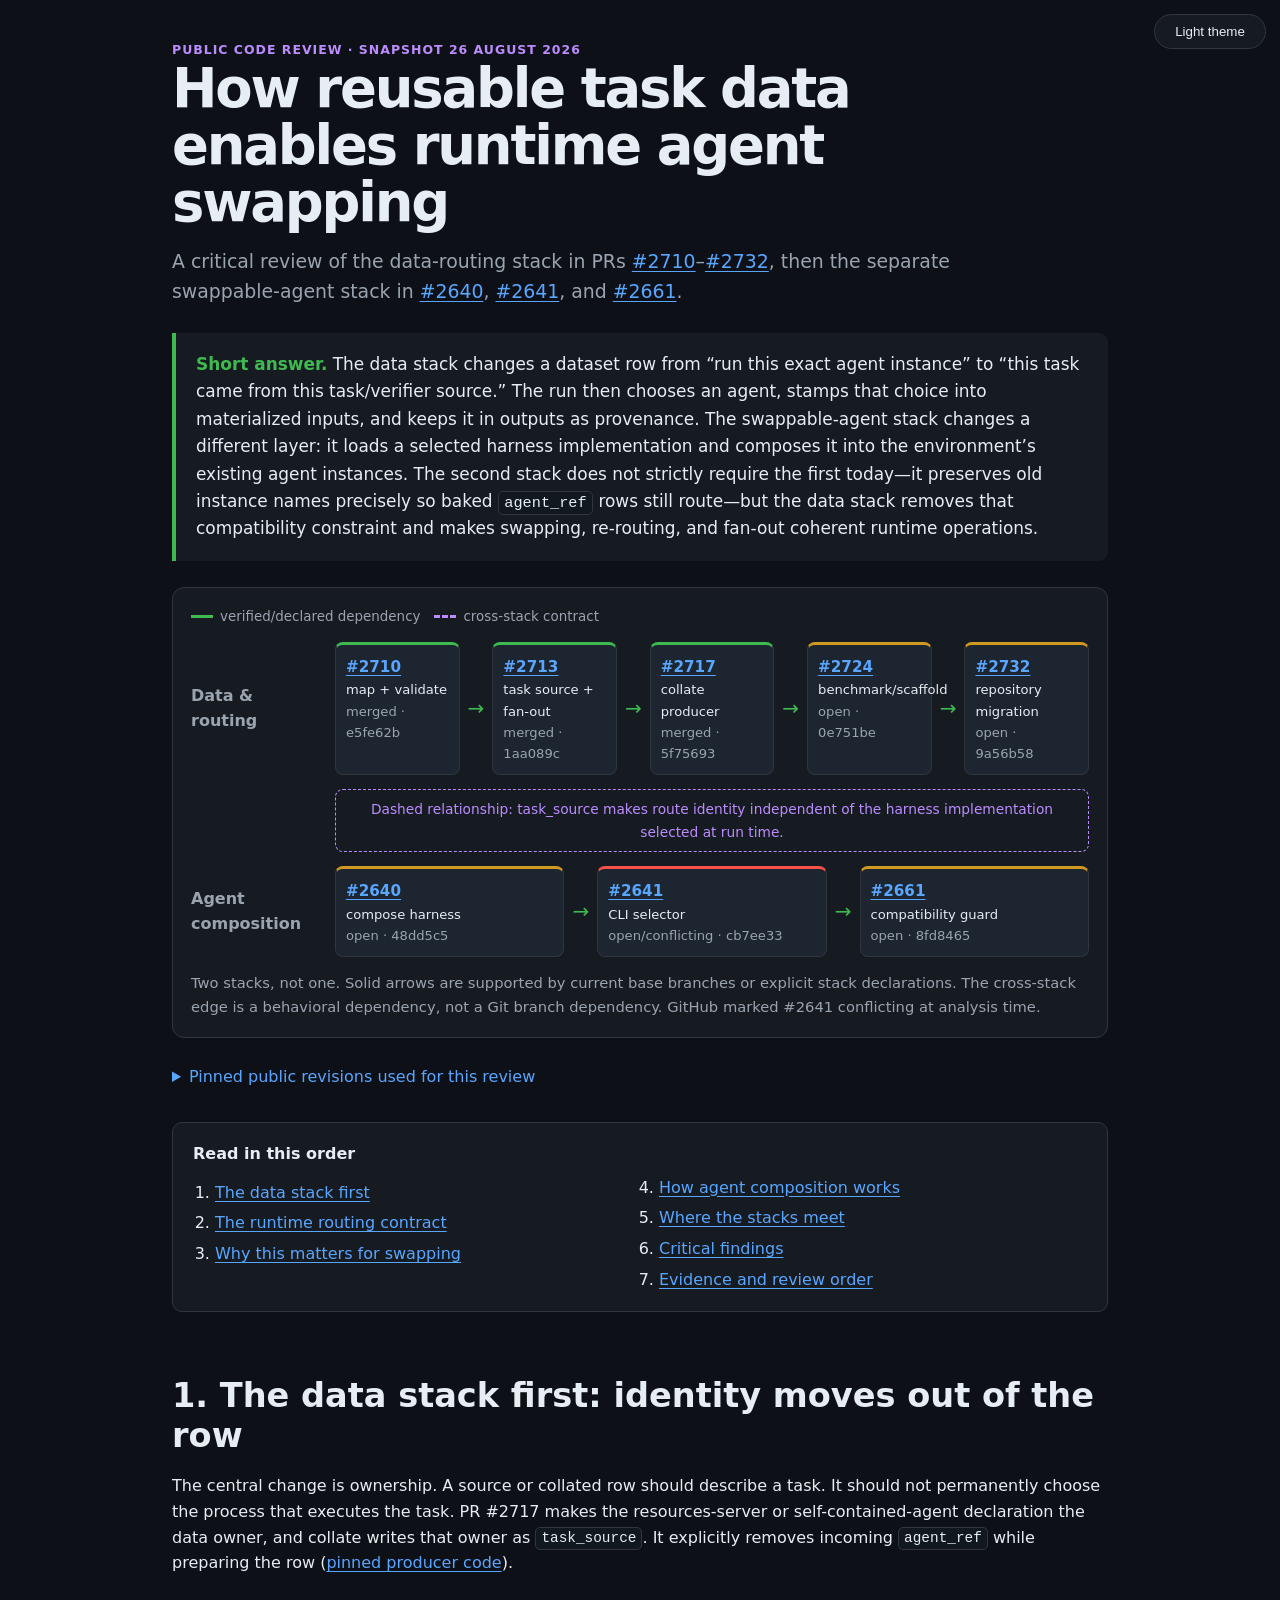
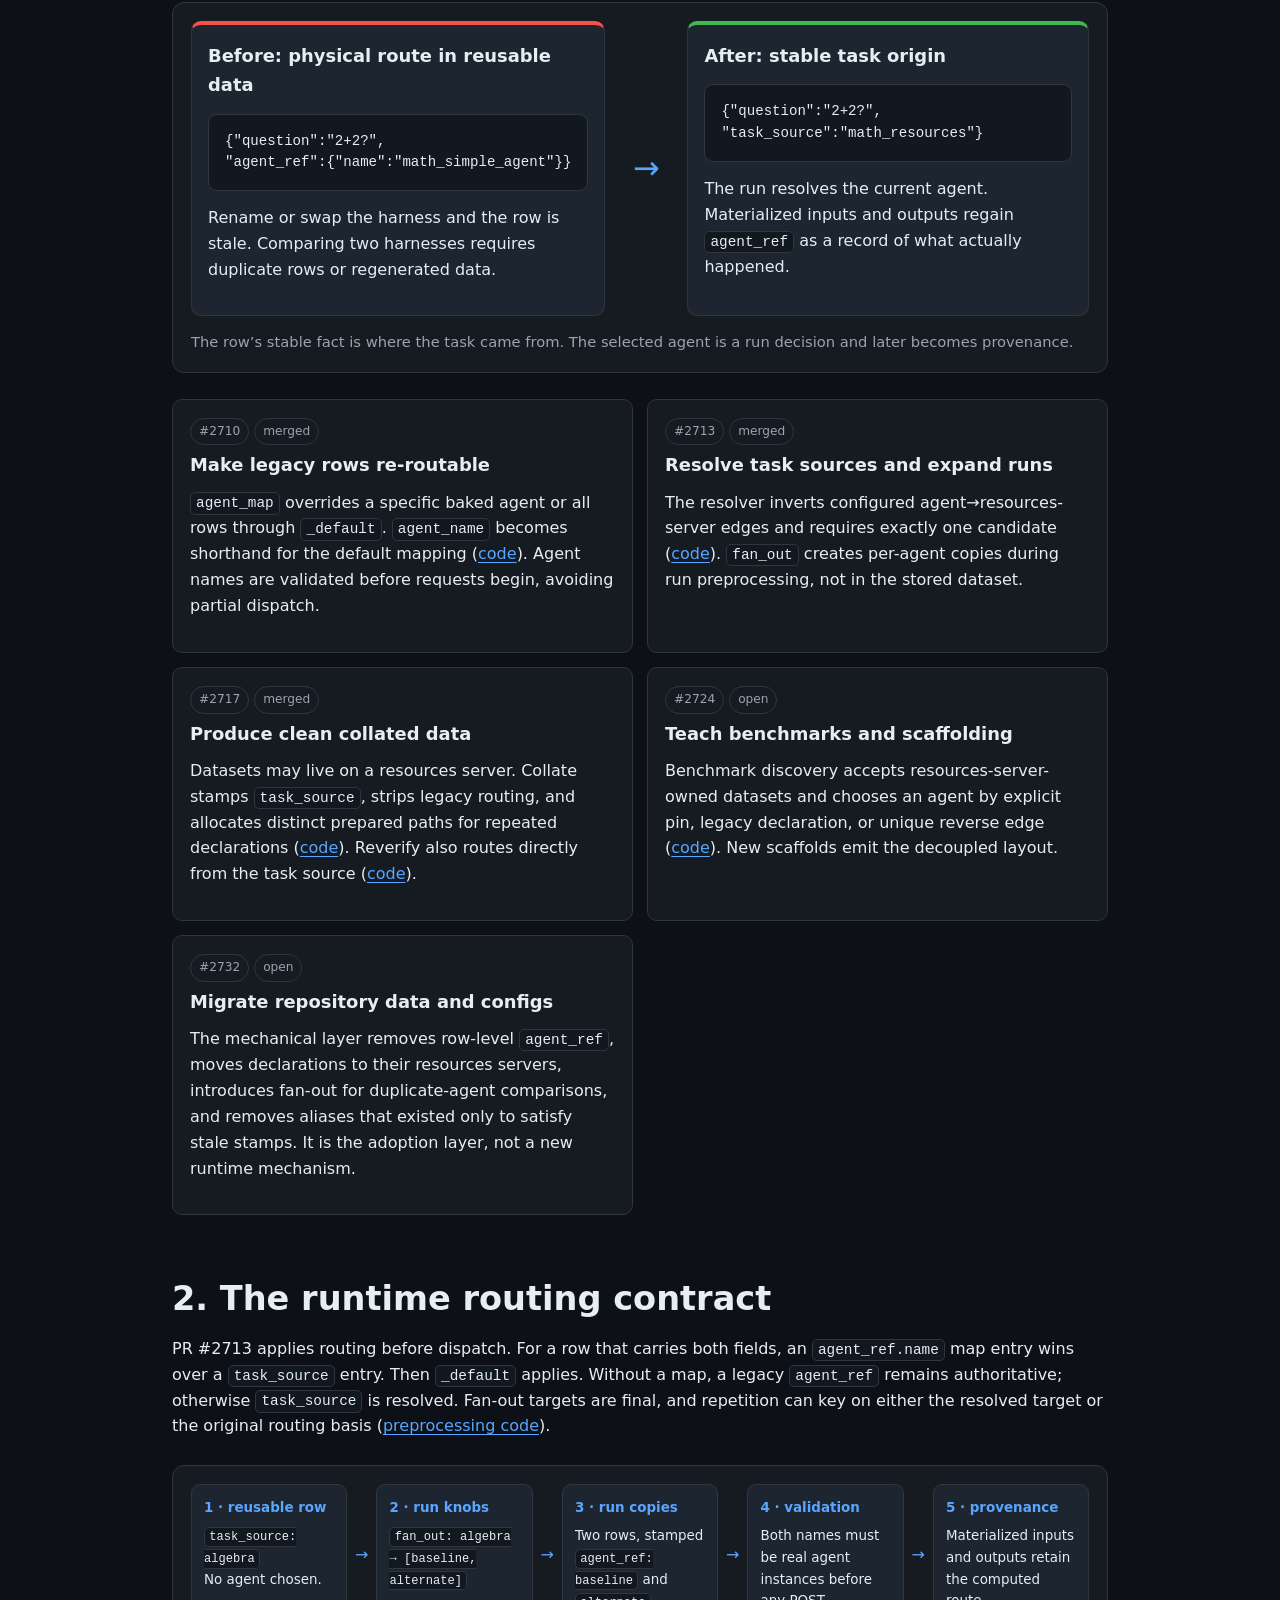
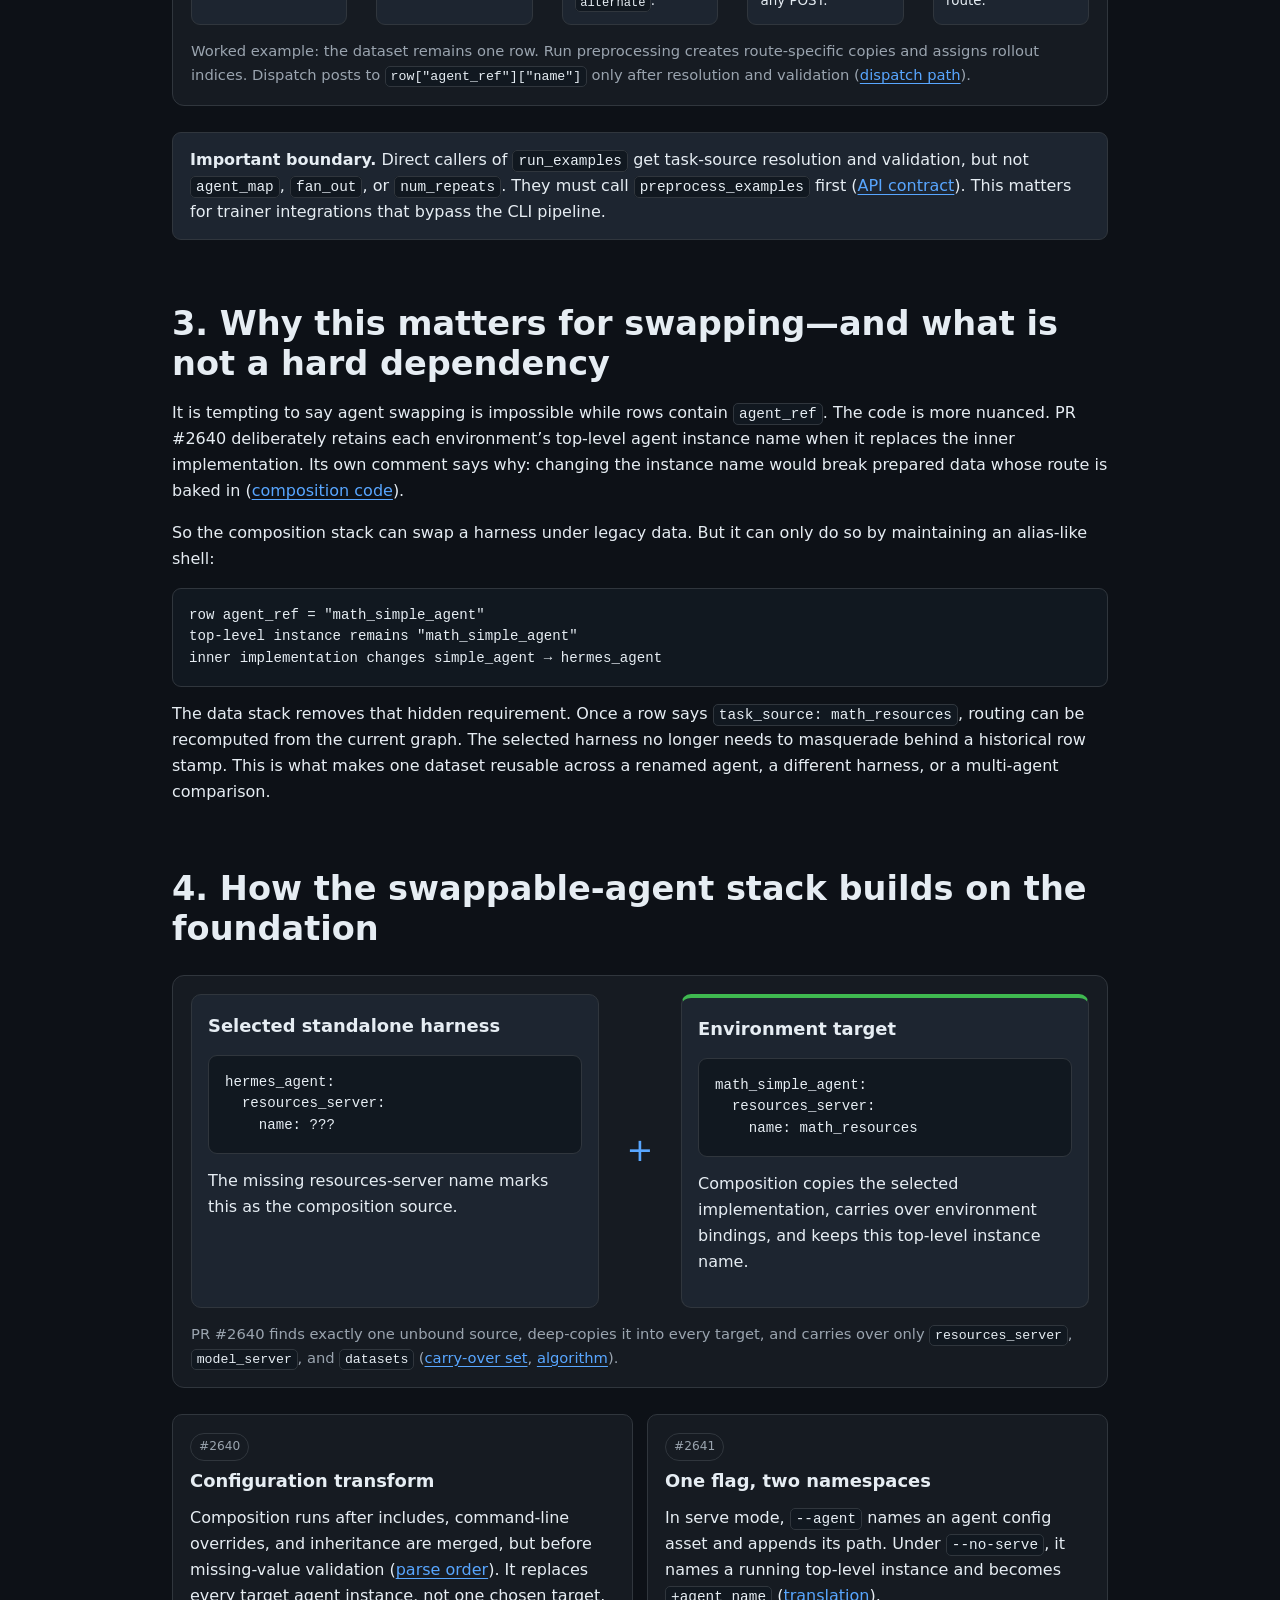
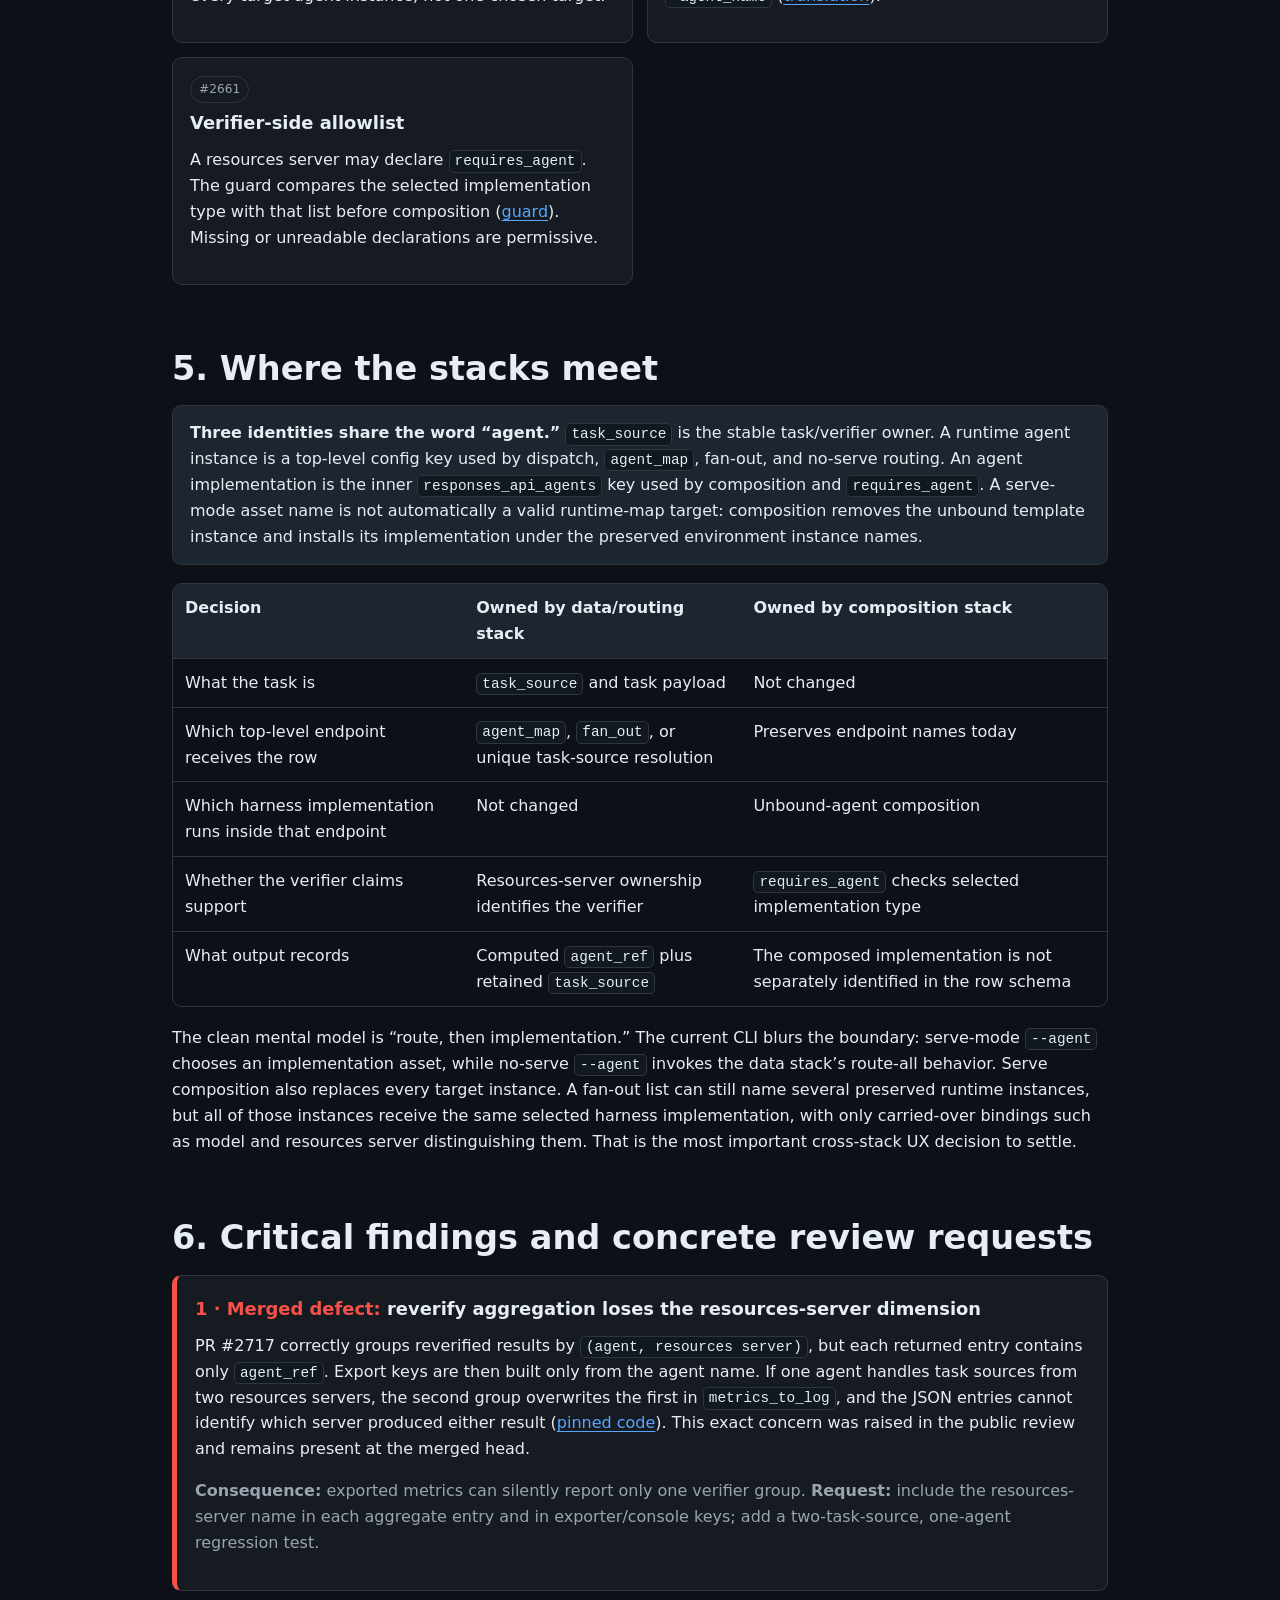
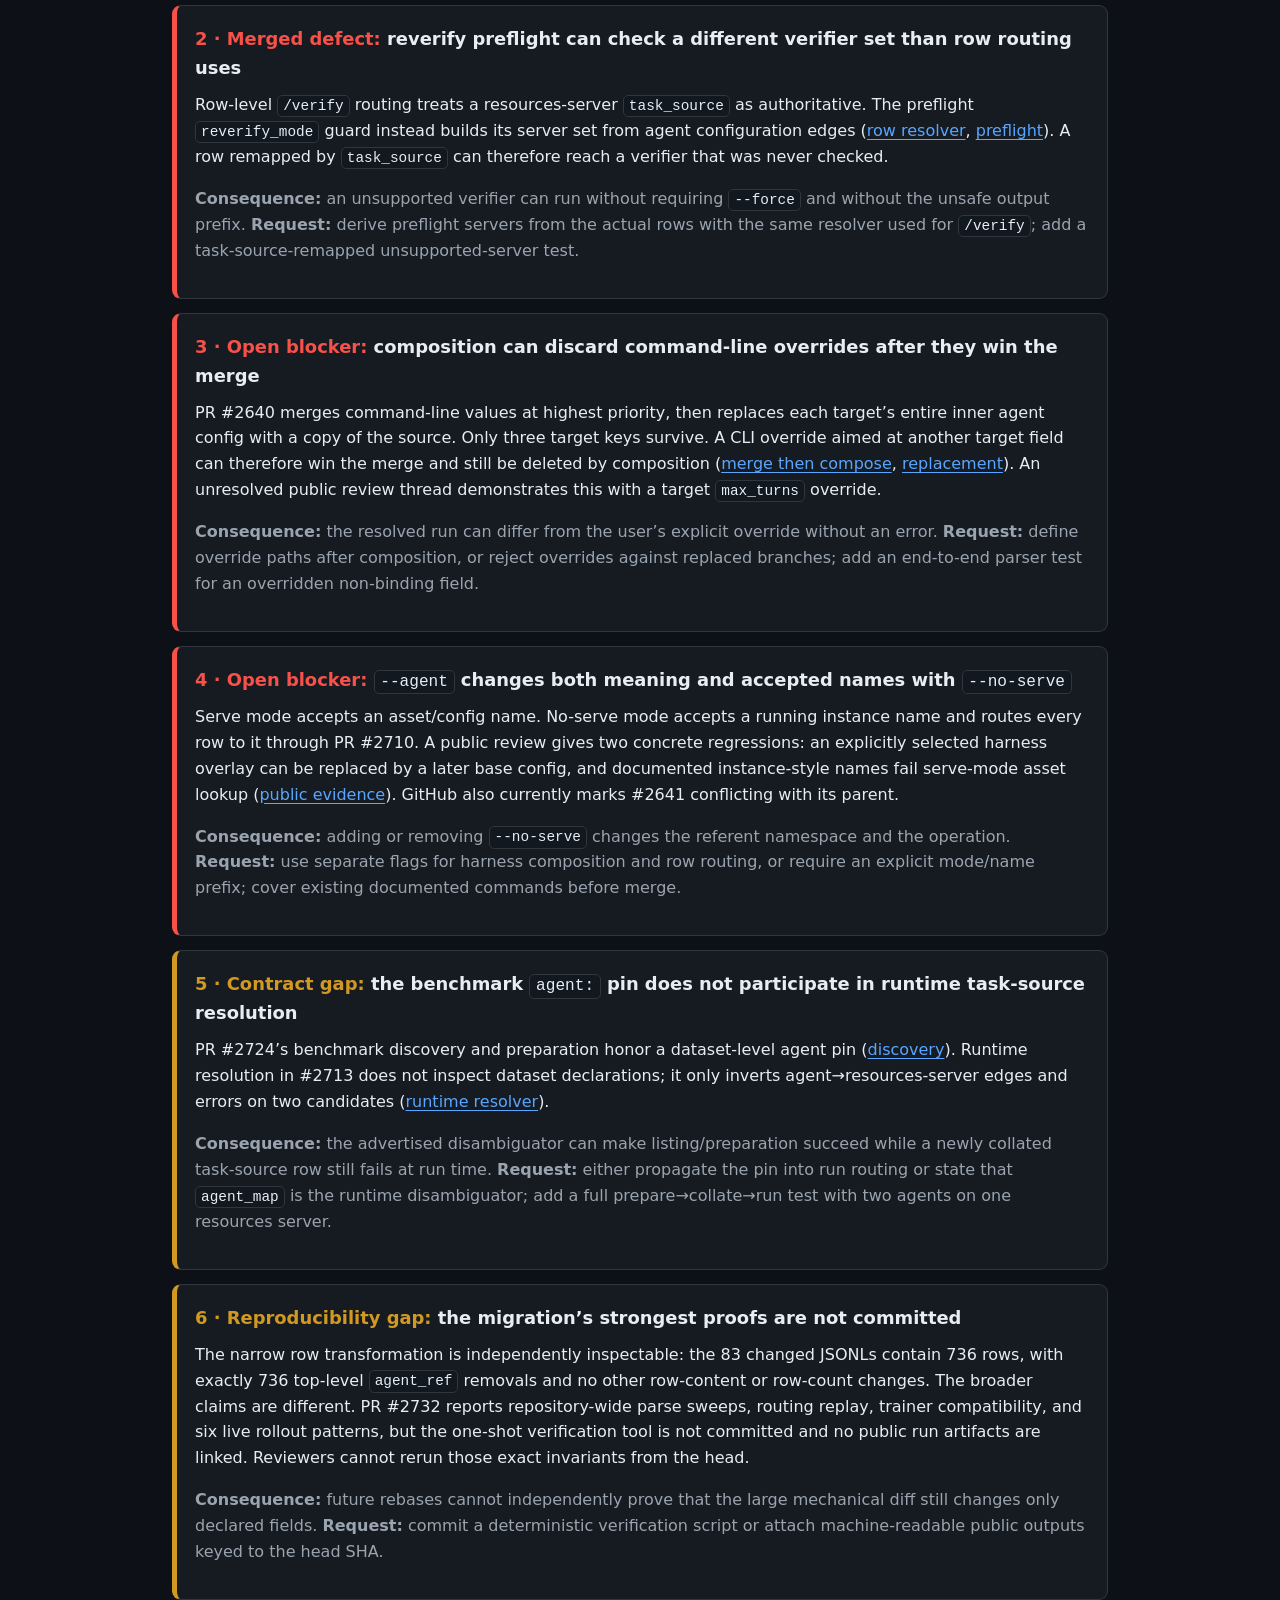
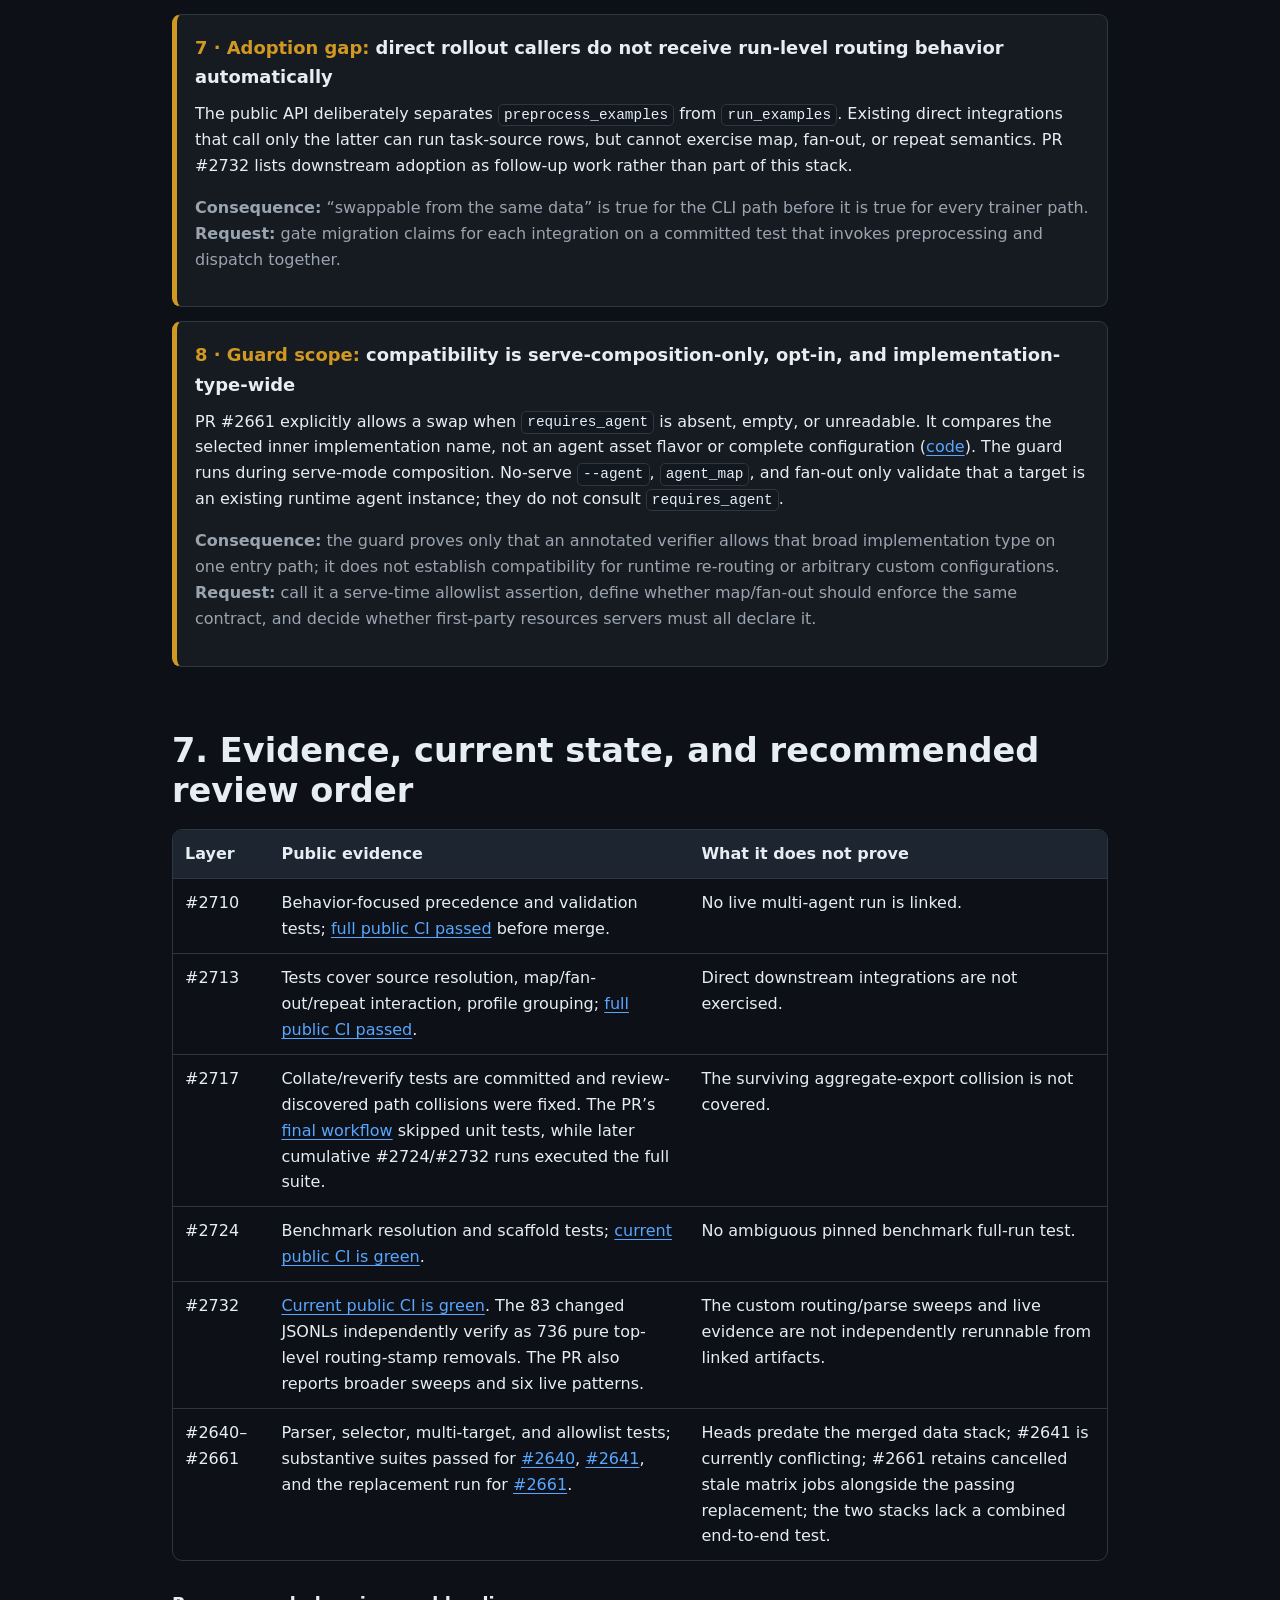
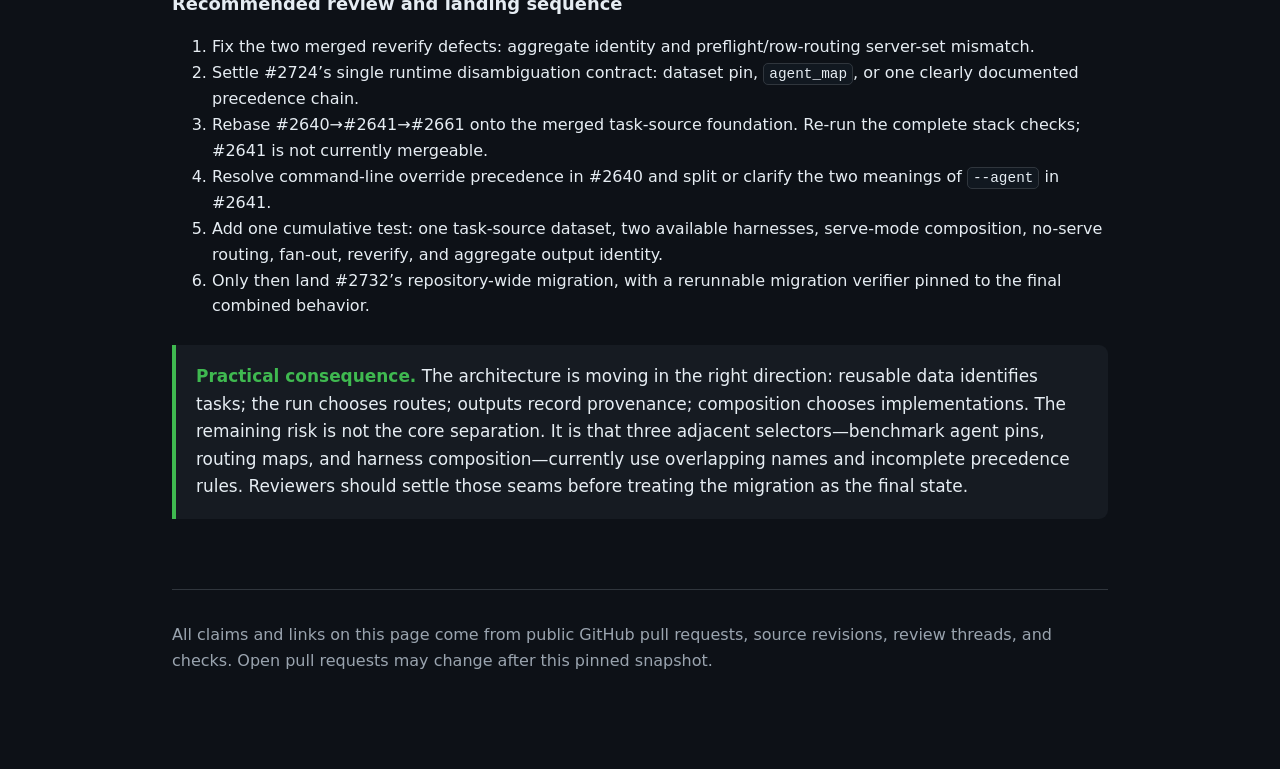
<file: pr-reviews/nvidia-nemo-gym/stacks/pr-2710-2732-agent-routing.html>
<!doctype html>
<html lang="en">
<head>
  <meta charset="utf-8">
  <meta name="viewport" content="width=device-width, initial-scale=1">
  <title>How reusable task data enables runtime agent swapping</title>
  <script>
    (() => {
      try {
        if (localStorage.getItem("engineering-notes-theme") === "light") {
          document.documentElement.dataset.theme = "light";
        }
      } catch {}
    })();
  </script>
  <style>
    :root {
      --bg: #0d1117;
      --surface: #161b22;
      --surface2: #1d2530;
      --border: #30363d;
      --text: #e6edf3;
      --dim: #9aa4af;
      --accent: #58a6ff;
      --green: #3fb950;
      --yellow: #d29922;
      --red: #f85149;
      --purple: #bc8cff;
      --gray: #6e7681;
      --code: #111820;
    }
    :root[data-theme="light"] {
      --bg: #ffffff;
      --surface: #f6f8fa;
      --surface2: #eef2f6;
      --border: #d0d7de;
      --text: #1f2328;
      --dim: #59636e;
      --accent: #0969da;
      --green: #1a7f37;
      --yellow: #9a6700;
      --red: #cf222e;
      --purple: #8250df;
      --gray: #6e7781;
      --code: #f0f3f6;
    }
    * { box-sizing: border-box; }
    html { scroll-behavior: smooth; }
    body {
      margin: 0;
      background: var(--bg);
      color: var(--text);
      font: 16px/1.62 system-ui, -apple-system, BlinkMacSystemFont, "Segoe UI", sans-serif;
    }
    main { max-width: 980px; margin: 0 auto; padding: 40px 22px 80px; }
    h1 { max-width: 820px; margin: 0 0 14px; font-size: clamp(2rem, 5vw, 3.4rem); line-height: 1.05; letter-spacing: -0.04em; }
    h2 { margin: 64px 0 16px; font-size: clamp(1.55rem, 3vw, 2.1rem); line-height: 1.2; }
    h3 { margin: 28px 0 8px; font-size: 1.12rem; }
    p { margin: 10px 0 16px; }
    a { color: var(--accent); text-decoration: underline; text-underline-offset: 3px; }
    code {
      padding: 0.15em 0.35em;
      border: 1px solid var(--border);
      border-radius: 5px;
      background: var(--code);
      color: var(--text);
      font: 0.9em ui-monospace, SFMono-Regular, Consolas, monospace;
    }
    pre {
      overflow: auto;
      padding: 16px;
      border: 1px solid var(--border);
      border-radius: 9px;
      background: var(--code);
      font: 0.88rem/1.55 ui-monospace, SFMono-Regular, Consolas, monospace;
    }
    .theme {
      position: fixed;
      z-index: 10;
      top: 14px;
      right: 14px;
      min-width: 112px;
      padding: 9px 12px;
      border: 1px solid var(--border);
      border-radius: 999px;
      background: var(--surface);
      color: var(--text);
      cursor: pointer;
    }
    .eyebrow { color: var(--purple); font-weight: 750; letter-spacing: 0.08em; text-transform: uppercase; font-size: 0.78rem; }
    .lede { max-width: 850px; font-size: 1.18rem; color: var(--dim); }
    .answer {
      margin: 26px 0;
      padding: 18px 20px;
      border-left: 4px solid var(--green);
      border-radius: 0 9px 9px 0;
      background: var(--surface);
      font-size: 1.06rem;
    }
    .answer strong { color: var(--green); }
    .toc {
      margin: 32px 0;
      padding: 18px 20px;
      border: 1px solid var(--border);
      border-radius: 10px;
      background: var(--surface);
    }
    .toc ol { columns: 2; margin: 8px 0 0; padding-left: 22px; }
    .toc li { break-inside: avoid; margin: 5px 0; }
    figure {
      margin: 26px 0;
      padding: 18px;
      overflow-x: auto;
      border: 1px solid var(--border);
      border-radius: 12px;
      background: var(--surface);
    }
    figcaption { margin-top: 14px; color: var(--dim); font-size: 0.92rem; }
    .legend { display: flex; flex-wrap: wrap; gap: 14px; margin-bottom: 14px; color: var(--dim); font-size: 0.84rem; }
    .legend span::before { content: ""; display: inline-block; width: 22px; margin-right: 7px; vertical-align: middle; border-top: 3px solid var(--green); }
    .legend .related::before { border-top-style: dashed; border-color: var(--purple); }
    .lanes { min-width: 750px; display: grid; grid-template-columns: 126px 1fr; gap: 14px 18px; align-items: center; }
    .lane-label { color: var(--dim); font-weight: 750; }
    .flow { display: flex; align-items: stretch; gap: 8px; }
    .node {
      flex: 1;
      min-width: 112px;
      padding: 10px;
      border: 1px solid var(--border);
      border-top: 3px solid var(--accent);
      border-radius: 8px;
      background: var(--surface2);
      font-size: 0.82rem;
    }
    .node strong { display: block; font-size: 0.95rem; }
    .node .state { color: var(--dim); }
    .node.merged { border-top-color: var(--green); }
    .node.open { border-top-color: var(--yellow); }
    .node.dirty { border-top-color: var(--red); }
    .arrow { align-self: center; color: var(--green); font-size: 1.25rem; }
    .cross-edge {
      grid-column: 2;
      padding: 8px 12px;
      border: 1px dashed var(--purple);
      border-radius: 8px;
      color: var(--purple);
      text-align: center;
      font-size: 0.86rem;
    }
    .before-after { min-width: 690px; display: grid; grid-template-columns: 1fr 54px 1fr; gap: 14px; align-items: stretch; }
    .panel { padding: 16px; border: 1px solid var(--border); border-radius: 10px; background: var(--surface2); }
    .panel.bad { border-top: 4px solid var(--red); }
    .panel.good { border-top: 4px solid var(--green); }
    .panel h3 { margin-top: 0; }
    .big-arrow { display: grid; place-items: center; color: var(--accent); font-size: 2rem; }
    .trace { min-width: 770px; display: flex; align-items: stretch; gap: 8px; }
    .trace-step { flex: 1; min-width: 130px; padding: 12px; border: 1px solid var(--border); border-radius: 9px; background: var(--surface2); font-size: 0.84rem; }
    .trace-step b { display: block; margin-bottom: 6px; color: var(--accent); }
    .trace-arrow { align-self: center; color: var(--accent); }
    .cards { display: grid; grid-template-columns: repeat(2, minmax(0, 1fr)); gap: 14px; }
    .card { padding: 17px; border: 1px solid var(--border); border-radius: 10px; background: var(--surface); }
    .card h3 { margin-top: 0; }
    .tag { display: inline-block; margin: 0 5px 5px 0; padding: 3px 8px; border: 1px solid var(--border); border-radius: 999px; color: var(--dim); font-size: 0.76rem; }
    .risk { margin: 14px 0; padding: 18px; border: 1px solid var(--border); border-left: 5px solid var(--yellow); border-radius: 9px; background: var(--surface); }
    .risk.blocker { border-left-color: var(--red); }
    .risk.fixed-base { border-left-color: var(--purple); }
    .risk h3 { margin-top: 0; }
    .risk .impact { color: var(--dim); }
    .status { font-weight: 750; }
    .status.red { color: var(--red); }
    .status.yellow { color: var(--yellow); }
    .status.green { color: var(--green); }
    .table-wrap { overflow-x: auto; margin: 18px 0; border: 1px solid var(--border); border-radius: 10px; }
    table { width: 100%; min-width: 720px; border-collapse: collapse; }
    th, td { padding: 11px 12px; border-bottom: 1px solid var(--border); vertical-align: top; text-align: left; }
    th { background: var(--surface2); }
    tr:last-child td { border-bottom: 0; }
    .callout { padding: 14px 17px; border: 1px solid var(--border); border-radius: 9px; background: var(--surface2); }
    .small { color: var(--dim); font-size: 0.88rem; }
    .provenance { margin: 18px 0 0; }
    .provenance summary { cursor: pointer; color: var(--accent); }
    .provenance ul { columns: 2; padding-left: 22px; }
    footer { margin-top: 70px; padding-top: 22px; border-top: 1px solid var(--border); color: var(--dim); }
    @media (max-width: 700px) {
      main { padding: 28px 15px 64px; }
      .theme { position: static; float: right; margin: 0 0 14px 14px; }
      .toc ol, .provenance ul { columns: 1; }
      .cards { grid-template-columns: 1fr; }
      h2 { margin-top: 48px; }
    }
  </style>
</head>
<body>
  <button class="theme" type="button" aria-label="Toggle color theme">Light theme</button>
  <main>
    <div class="eyebrow">Public code review · snapshot 26 August 2026</div>
    <h1>How reusable task data enables runtime agent swapping</h1>
    <p class="lede">A critical review of the data-routing stack in PRs <a href="https://github.com/NVIDIA-NeMo/Gym/pull/2710">#2710</a>–<a href="https://github.com/NVIDIA-NeMo/Gym/pull/2732">#2732</a>, then the separate swappable-agent stack in <a href="https://github.com/NVIDIA-NeMo/Gym/pull/2640">#2640</a>, <a href="https://github.com/NVIDIA-NeMo/Gym/pull/2641">#2641</a>, and <a href="https://github.com/NVIDIA-NeMo/Gym/pull/2661">#2661</a>.</p>

    <div class="answer"><strong>Short answer.</strong> The data stack changes a dataset row from “run this exact agent instance” to “this task came from this task/verifier source.” The run then chooses an agent, stamps that choice into materialized inputs, and keeps it in outputs as provenance. The swappable-agent stack changes a different layer: it loads a selected harness implementation and composes it into the environment’s existing agent instances. The second stack does not strictly require the first today—it preserves old instance names precisely so baked <code>agent_ref</code> rows still route—but the data stack removes that compatibility constraint and makes swapping, re-routing, and fan-out coherent runtime operations.</div>

    <figure aria-labelledby="topology-caption">
      <div class="legend"><span>verified/declared dependency</span><span class="related">cross-stack contract</span></div>
      <div class="lanes">
        <div class="lane-label">Data &amp; routing</div>
        <div class="flow">
          <div class="node merged"><strong><a href="https://github.com/NVIDIA-NeMo/Gym/pull/2710">#2710</a></strong>map + validate<div class="state">merged · e5fe62b</div></div><div class="arrow">→</div>
          <div class="node merged"><strong><a href="https://github.com/NVIDIA-NeMo/Gym/pull/2713">#2713</a></strong>task source + fan-out<div class="state">merged · 1aa089c</div></div><div class="arrow">→</div>
          <div class="node merged"><strong><a href="https://github.com/NVIDIA-NeMo/Gym/pull/2717">#2717</a></strong>collate producer<div class="state">merged · 5f75693</div></div><div class="arrow">→</div>
          <div class="node open"><strong><a href="https://github.com/NVIDIA-NeMo/Gym/pull/2724">#2724</a></strong>benchmark/scaffold<div class="state">open · 0e751be</div></div><div class="arrow">→</div>
          <div class="node open"><strong><a href="https://github.com/NVIDIA-NeMo/Gym/pull/2732">#2732</a></strong>repository migration<div class="state">open · 9a56b58</div></div>
        </div>
        <div></div><div class="cross-edge">Dashed relationship: task_source makes route identity independent of the harness implementation selected at run time.</div>
        <div class="lane-label">Agent composition</div>
        <div class="flow">
          <div class="node open"><strong><a href="https://github.com/NVIDIA-NeMo/Gym/pull/2640">#2640</a></strong>compose harness<div class="state">open · 48dd5c5</div></div><div class="arrow">→</div>
          <div class="node dirty"><strong><a href="https://github.com/NVIDIA-NeMo/Gym/pull/2641">#2641</a></strong>CLI selector<div class="state">open/conflicting · cb7ee33</div></div><div class="arrow">→</div>
          <div class="node open"><strong><a href="https://github.com/NVIDIA-NeMo/Gym/pull/2661">#2661</a></strong>compatibility guard<div class="state">open · 8fd8465</div></div>
        </div>
      </div>
      <figcaption id="topology-caption">Two stacks, not one. Solid arrows are supported by current base branches or explicit stack declarations. The cross-stack edge is a behavioral dependency, not a Git branch dependency. GitHub marked #2641 conflicting at analysis time.</figcaption>
    </figure>

    <details class="provenance">
      <summary>Pinned public revisions used for this review</summary>
      <ul>
        <li>#2710: <code>e5fe62bb5d28b813495f355df54c0c4fe28bbb1c</code></li>
        <li>#2713: <code>1aa089c092a51b666163bad68591b1c824eedf97</code></li>
        <li>#2717: <code>5f75693c0bb61bd8b99319f30e78d5bfa568c132</code></li>
        <li>#2724: <code>0e751be1be1dd46f17ba5e64a8ebc982ac1bfb88</code></li>
        <li>#2732: <code>9a56b58f1ae038f527a094431ba52487d1f7c72f</code></li>
        <li>#2640: <code>48dd5c55d1e4bfddadf4f473ae966c1b9cbb99f9</code></li>
        <li>#2641: <code>cb7ee33e5112dbb2ca7ab36985a29021dbdabe2a</code></li>
        <li>#2661: <code>8fd846556fd546dfeb051495592c809f95e3e9d5</code></li>
      </ul>
    </details>

    <nav class="toc" aria-label="Page contents">
      <strong>Read in this order</strong>
      <ol>
        <li><a href="#data-first">The data stack first</a></li>
        <li><a href="#runtime-route">The runtime routing contract</a></li>
        <li><a href="#dependency">Why this matters for swapping</a></li>
        <li><a href="#swappable">How agent composition works</a></li>
        <li><a href="#seams">Where the stacks meet</a></li>
        <li><a href="#risks">Critical findings</a></li>
        <li><a href="#evidence">Evidence and review order</a></li>
      </ol>
    </nav>

    <section id="data-first">
      <h2>1. The data stack first: identity moves out of the row</h2>
      <p>The central change is ownership. A source or collated row should describe a task. It should not permanently choose the process that executes the task. PR #2717 makes the resources-server or self-contained-agent declaration the data owner, and collate writes that owner as <code>task_source</code>. It explicitly removes incoming <code>agent_ref</code> while preparing the row (<a href="https://github.com/NVIDIA-NeMo/Gym/blob/5f75693c0bb61bd8b99319f30e78d5bfa568c132/nemo_gym/train_data_utils.py#L734-L780">pinned producer code</a>).</p>

      <figure aria-labelledby="before-after-caption">
        <div class="before-after">
          <div class="panel bad">
            <h3>Before: physical route in reusable data</h3>
            <pre>{"question":"2+2?",
"agent_ref":{"name":"math_simple_agent"}}</pre>
            <p>Rename or swap the harness and the row is stale. Comparing two harnesses requires duplicate rows or regenerated data.</p>
          </div>
          <div class="big-arrow">→</div>
          <div class="panel good">
            <h3>After: stable task origin</h3>
            <pre>{"question":"2+2?",
"task_source":"math_resources"}</pre>
            <p>The run resolves the current agent. Materialized inputs and outputs regain <code>agent_ref</code> as a record of what actually happened.</p>
          </div>
        </div>
        <figcaption id="before-after-caption">The row’s stable fact is where the task came from. The selected agent is a run decision and later becomes provenance.</figcaption>
      </figure>

      <div class="cards">
        <article class="card">
          <span class="tag">#2710</span><span class="tag">merged</span>
          <h3>Make legacy rows re-routable</h3>
          <p><code>agent_map</code> overrides a specific baked agent or all rows through <code>_default</code>. <code>agent_name</code> becomes shorthand for the default mapping (<a href="https://github.com/NVIDIA-NeMo/Gym/blob/e5fe62bb5d28b813495f355df54c0c4fe28bbb1c/nemo_gym/rollout_collection.py#L549-L561">code</a>). Agent names are validated before requests begin, avoiding partial dispatch.</p>
        </article>
        <article class="card">
          <span class="tag">#2713</span><span class="tag">merged</span>
          <h3>Resolve task sources and expand runs</h3>
          <p>The resolver inverts configured agent→resources-server edges and requires exactly one candidate (<a href="https://github.com/NVIDIA-NeMo/Gym/blob/1aa089c092a51b666163bad68591b1c824eedf97/nemo_gym/rollout_collection.py#L1347-L1434">code</a>). <code>fan_out</code> creates per-agent copies during run preprocessing, not in the stored dataset.</p>
        </article>
        <article class="card">
          <span class="tag">#2717</span><span class="tag">merged</span>
          <h3>Produce clean collated data</h3>
          <p>Datasets may live on a resources server. Collate stamps <code>task_source</code>, strips legacy routing, and allocates distinct prepared paths for repeated declarations (<a href="https://github.com/NVIDIA-NeMo/Gym/blob/5f75693c0bb61bd8b99319f30e78d5bfa568c132/nemo_gym/train_data_utils.py#L718-L783">code</a>). Reverify also routes directly from the task source (<a href="https://github.com/NVIDIA-NeMo/Gym/blob/5f75693c0bb61bd8b99319f30e78d5bfa568c132/nemo_gym/rollout_reverification.py#L214-L237">code</a>).</p>
        </article>
        <article class="card">
          <span class="tag">#2724</span><span class="tag">open</span>
          <h3>Teach benchmarks and scaffolding</h3>
          <p>Benchmark discovery accepts resources-server-owned datasets and chooses an agent by explicit pin, legacy declaration, or unique reverse edge (<a href="https://github.com/NVIDIA-NeMo/Gym/blob/0e751be1be1dd46f17ba5e64a8ebc982ac1bfb88/nemo_gym/benchmarks.py#L44-L109">code</a>). New scaffolds emit the decoupled layout.</p>
        </article>
        <article class="card">
          <span class="tag">#2732</span><span class="tag">open</span>
          <h3>Migrate repository data and configs</h3>
          <p>The mechanical layer removes row-level <code>agent_ref</code>, moves declarations to their resources servers, introduces fan-out for duplicate-agent comparisons, and removes aliases that existed only to satisfy stale stamps. It is the adoption layer, not a new runtime mechanism.</p>
        </article>
      </div>
    </section>

    <section id="runtime-route">
      <h2>2. The runtime routing contract</h2>
      <p>PR #2713 applies routing before dispatch. For a row that carries both fields, an <code>agent_ref.name</code> map entry wins over a <code>task_source</code> entry. Then <code>_default</code> applies. Without a map, a legacy <code>agent_ref</code> remains authoritative; otherwise <code>task_source</code> is resolved. Fan-out targets are final, and repetition can key on either the resolved target or the original routing basis (<a href="https://github.com/NVIDIA-NeMo/Gym/blob/1aa089c092a51b666163bad68591b1c824eedf97/nemo_gym/rollout_collection.py#L739-L830">preprocessing code</a>).</p>

      <figure aria-labelledby="trace-caption">
        <div class="trace">
          <div class="trace-step"><b>1 · reusable row</b><code>task_source: algebra</code><br>No agent chosen.</div><div class="trace-arrow">→</div>
          <div class="trace-step"><b>2 · run knobs</b><code>fan_out: algebra → [baseline, alternate]</code></div><div class="trace-arrow">→</div>
          <div class="trace-step"><b>3 · run copies</b>Two rows, stamped <code>agent_ref: baseline</code> and <code>alternate</code>.</div><div class="trace-arrow">→</div>
          <div class="trace-step"><b>4 · validation</b>Both names must be real agent instances before any POST.</div><div class="trace-arrow">→</div>
          <div class="trace-step"><b>5 · provenance</b>Materialized inputs and outputs retain the computed route.</div>
        </div>
        <figcaption id="trace-caption">Worked example: the dataset remains one row. Run preprocessing creates route-specific copies and assigns rollout indices. Dispatch posts to <code>row["agent_ref"]["name"]</code> only after resolution and validation (<a href="https://github.com/NVIDIA-NeMo/Gym/blob/1aa089c092a51b666163bad68591b1c824eedf97/nemo_gym/rollout_collection.py#L1466-L1505">dispatch path</a>).</figcaption>
      </figure>

      <div class="callout"><strong>Important boundary.</strong> Direct callers of <code>run_examples</code> get task-source resolution and validation, but not <code>agent_map</code>, <code>fan_out</code>, or <code>num_repeats</code>. They must call <code>preprocess_examples</code> first (<a href="https://github.com/NVIDIA-NeMo/Gym/blob/1aa089c092a51b666163bad68591b1c824eedf97/nemo_gym/rollout_collection.py#L652-L689">API contract</a>). This matters for trainer integrations that bypass the CLI pipeline.</div>
    </section>

    <section id="dependency">
      <h2>3. Why this matters for swapping—and what is not a hard dependency</h2>
      <p>It is tempting to say agent swapping is impossible while rows contain <code>agent_ref</code>. The code is more nuanced. PR #2640 deliberately retains each environment’s top-level agent instance name when it replaces the inner implementation. Its own comment says why: changing the instance name would break prepared data whose route is baked in (<a href="https://github.com/NVIDIA-NeMo/Gym/blob/48dd5c55d1e4bfddadf4f473ae966c1b9cbb99f9/nemo_gym/global_config.py#L573-L582">composition code</a>).</p>
      <p>So the composition stack can swap a harness under legacy data. But it can only do so by maintaining an alias-like shell:</p>
      <pre>row agent_ref = "math_simple_agent"
top-level instance remains "math_simple_agent"
inner implementation changes simple_agent → hermes_agent</pre>
      <p>The data stack removes that hidden requirement. Once a row says <code>task_source: math_resources</code>, routing can be recomputed from the current graph. The selected harness no longer needs to masquerade behind a historical row stamp. This is what makes one dataset reusable across a renamed agent, a different harness, or a multi-agent comparison.</p>
    </section>

    <section id="swappable">
      <h2>4. How the swappable-agent stack builds on the foundation</h2>
      <figure aria-labelledby="composition-caption">
        <div class="before-after">
          <div class="panel">
            <h3>Selected standalone harness</h3>
            <pre>hermes_agent:
  resources_server:
    name: ???</pre>
            <p>The missing resources-server name marks this as the composition source.</p>
          </div>
          <div class="big-arrow">+</div>
          <div class="panel good">
            <h3>Environment target</h3>
            <pre>math_simple_agent:
  resources_server:
    name: math_resources</pre>
            <p>Composition copies the selected implementation, carries over environment bindings, and keeps this top-level instance name.</p>
          </div>
        </div>
        <figcaption id="composition-caption">PR #2640 finds exactly one unbound source, deep-copies it into every target, and carries over only <code>resources_server</code>, <code>model_server</code>, and <code>datasets</code> (<a href="https://github.com/NVIDIA-NeMo/Gym/blob/48dd5c55d1e4bfddadf4f473ae966c1b9cbb99f9/nemo_gym/global_config.py#L142-L144">carry-over set</a>, <a href="https://github.com/NVIDIA-NeMo/Gym/blob/48dd5c55d1e4bfddadf4f473ae966c1b9cbb99f9/nemo_gym/global_config.py#L550-L589">algorithm</a>).</figcaption>
      </figure>

      <div class="cards">
        <article class="card">
          <span class="tag">#2640</span>
          <h3>Configuration transform</h3>
          <p>Composition runs after includes, command-line overrides, and inheritance are merged, but before missing-value validation (<a href="https://github.com/NVIDIA-NeMo/Gym/blob/48dd5c55d1e4bfddadf4f473ae966c1b9cbb99f9/nemo_gym/global_config.py#L758-L784">parse order</a>). It replaces every target agent instance, not one chosen target.</p>
        </article>
        <article class="card">
          <span class="tag">#2641</span>
          <h3>One flag, two namespaces</h3>
          <p>In serve mode, <code>--agent</code> names an agent config asset and appends its path. Under <code>--no-serve</code>, it names a running top-level instance and becomes <code>+agent_name</code> (<a href="https://github.com/NVIDIA-NeMo/Gym/blob/cb7ee33e5112dbb2ca7ab36985a29021dbdabe2a/nemo_gym/cli/main.py#L413-L429">translation</a>).</p>
        </article>
        <article class="card">
          <span class="tag">#2661</span>
          <h3>Verifier-side allowlist</h3>
          <p>A resources server may declare <code>requires_agent</code>. The guard compares the selected implementation type with that list before composition (<a href="https://github.com/NVIDIA-NeMo/Gym/blob/8fd846556fd546dfeb051495592c809f95e3e9d5/nemo_gym/global_config.py#L599-L653">guard</a>). Missing or unreadable declarations are permissive.</p>
        </article>
      </div>
    </section>

    <section id="seams">
      <h2>5. Where the stacks meet</h2>
      <div class="callout"><strong>Three identities share the word “agent.”</strong> <code>task_source</code> is the stable task/verifier owner. A runtime agent instance is a top-level config key used by dispatch, <code>agent_map</code>, fan-out, and no-serve routing. An agent implementation is the inner <code>responses_api_agents</code> key used by composition and <code>requires_agent</code>. A serve-mode asset name is not automatically a valid runtime-map target: composition removes the unbound template instance and installs its implementation under the preserved environment instance names.</div>
      <div class="table-wrap">
        <table>
          <thead><tr><th>Decision</th><th>Owned by data/routing stack</th><th>Owned by composition stack</th></tr></thead>
          <tbody>
            <tr><td>What the task is</td><td><code>task_source</code> and task payload</td><td>Not changed</td></tr>
            <tr><td>Which top-level endpoint receives the row</td><td><code>agent_map</code>, <code>fan_out</code>, or unique task-source resolution</td><td>Preserves endpoint names today</td></tr>
            <tr><td>Which harness implementation runs inside that endpoint</td><td>Not changed</td><td>Unbound-agent composition</td></tr>
            <tr><td>Whether the verifier claims support</td><td>Resources-server ownership identifies the verifier</td><td><code>requires_agent</code> checks selected implementation type</td></tr>
            <tr><td>What output records</td><td>Computed <code>agent_ref</code> plus retained <code>task_source</code></td><td>The composed implementation is not separately identified in the row schema</td></tr>
          </tbody>
        </table>
      </div>
      <p>The clean mental model is “route, then implementation.” The current CLI blurs the boundary: serve-mode <code>--agent</code> chooses an implementation asset, while no-serve <code>--agent</code> invokes the data stack’s route-all behavior. Serve composition also replaces every target instance. A fan-out list can still name several preserved runtime instances, but all of those instances receive the same selected harness implementation, with only carried-over bindings such as model and resources server distinguishing them. That is the most important cross-stack UX decision to settle.</p>
    </section>

    <section id="risks">
      <h2>6. Critical findings and concrete review requests</h2>

      <article class="risk blocker">
        <h3><span class="status red">1 · Merged defect:</span> reverify aggregation loses the resources-server dimension</h3>
        <p>PR #2717 correctly groups reverified results by <code>(agent, resources server)</code>, but each returned entry contains only <code>agent_ref</code>. Export keys are then built only from the agent name. If one agent handles task sources from two resources servers, the second group overwrites the first in <code>metrics_to_log</code>, and the JSON entries cannot identify which server produced either result (<a href="https://github.com/NVIDIA-NeMo/Gym/blob/5f75693c0bb61bd8b99319f30e78d5bfa568c132/nemo_gym/rollout_reverification.py#L590-L658">pinned code</a>). This exact concern was raised in the public review and remains present at the merged head.</p>
        <p class="impact"><strong>Consequence:</strong> exported metrics can silently report only one verifier group. <strong>Request:</strong> include the resources-server name in each aggregate entry and in exporter/console keys; add a two-task-source, one-agent regression test.</p>
      </article>

      <article class="risk blocker">
        <h3><span class="status red">2 · Merged defect:</span> reverify preflight can check a different verifier set than row routing uses</h3>
        <p>Row-level <code>/verify</code> routing treats a resources-server <code>task_source</code> as authoritative. The preflight <code>reverify_mode</code> guard instead builds its server set from agent configuration edges (<a href="https://github.com/NVIDIA-NeMo/Gym/blob/5f75693c0bb61bd8b99319f30e78d5bfa568c132/nemo_gym/rollout_reverification.py#L214-L246">row resolver</a>, <a href="https://github.com/NVIDIA-NeMo/Gym/blob/5f75693c0bb61bd8b99319f30e78d5bfa568c132/nemo_gym/rollout_reverification.py#L544-L568">preflight</a>). A row remapped by <code>task_source</code> can therefore reach a verifier that was never checked.</p>
        <p class="impact"><strong>Consequence:</strong> an unsupported verifier can run without requiring <code>--force</code> and without the unsafe output prefix. <strong>Request:</strong> derive preflight servers from the actual rows with the same resolver used for <code>/verify</code>; add a task-source-remapped unsupported-server test.</p>
      </article>

      <article class="risk blocker">
        <h3><span class="status red">3 · Open blocker:</span> composition can discard command-line overrides after they win the merge</h3>
        <p>PR #2640 merges command-line values at highest priority, then replaces each target’s entire inner agent config with a copy of the source. Only three target keys survive. A CLI override aimed at another target field can therefore win the merge and still be deleted by composition (<a href="https://github.com/NVIDIA-NeMo/Gym/blob/48dd5c55d1e4bfddadf4f473ae966c1b9cbb99f9/nemo_gym/global_config.py#L765-L778">merge then compose</a>, <a href="https://github.com/NVIDIA-NeMo/Gym/blob/48dd5c55d1e4bfddadf4f473ae966c1b9cbb99f9/nemo_gym/global_config.py#L573-L589">replacement</a>). An unresolved public review thread demonstrates this with a target <code>max_turns</code> override.</p>
        <p class="impact"><strong>Consequence:</strong> the resolved run can differ from the user’s explicit override without an error. <strong>Request:</strong> define override paths after composition, or reject overrides against replaced branches; add an end-to-end parser test for an overridden non-binding field.</p>
      </article>

      <article class="risk blocker">
        <h3><span class="status red">4 · Open blocker:</span> <code>--agent</code> changes both meaning and accepted names with <code>--no-serve</code></h3>
        <p>Serve mode accepts an asset/config name. No-serve mode accepts a running instance name and routes every row to it through PR #2710. A public review gives two concrete regressions: an explicitly selected harness overlay can be replaced by a later base config, and documented instance-style names fail serve-mode asset lookup (<a href="https://github.com/NVIDIA-NeMo/Gym/pull/2641#issuecomment-5430604667">public evidence</a>). GitHub also currently marks #2641 conflicting with its parent.</p>
        <p class="impact"><strong>Consequence:</strong> adding or removing <code>--no-serve</code> changes the referent namespace and the operation. <strong>Request:</strong> use separate flags for harness composition and row routing, or require an explicit mode/name prefix; cover existing documented commands before merge.</p>
      </article>

      <article class="risk">
        <h3><span class="status yellow">5 · Contract gap:</span> the benchmark <code>agent:</code> pin does not participate in runtime task-source resolution</h3>
        <p>PR #2724’s benchmark discovery and preparation honor a dataset-level agent pin (<a href="https://github.com/NVIDIA-NeMo/Gym/blob/0e751be1be1dd46f17ba5e64a8ebc982ac1bfb88/nemo_gym/benchmarks.py#L70-L108">discovery</a>). Runtime resolution in #2713 does not inspect dataset declarations; it only inverts agent→resources-server edges and errors on two candidates (<a href="https://github.com/NVIDIA-NeMo/Gym/blob/1aa089c092a51b666163bad68591b1c824eedf97/nemo_gym/rollout_collection.py#L1386-L1428">runtime resolver</a>).</p>
        <p class="impact"><strong>Consequence:</strong> the advertised disambiguator can make listing/preparation succeed while a newly collated task-source row still fails at run time. <strong>Request:</strong> either propagate the pin into run routing or state that <code>agent_map</code> is the runtime disambiguator; add a full prepare→collate→run test with two agents on one resources server.</p>
      </article>

      <article class="risk">
        <h3><span class="status yellow">6 · Reproducibility gap:</span> the migration’s strongest proofs are not committed</h3>
        <p>The narrow row transformation is independently inspectable: the 83 changed JSONLs contain 736 rows, with exactly 736 top-level <code>agent_ref</code> removals and no other row-content or row-count changes. The broader claims are different. PR #2732 reports repository-wide parse sweeps, routing replay, trainer compatibility, and six live rollout patterns, but the one-shot verification tool is not committed and no public run artifacts are linked. Reviewers cannot rerun those exact invariants from the head.</p>
        <p class="impact"><strong>Consequence:</strong> future rebases cannot independently prove that the large mechanical diff still changes only declared fields. <strong>Request:</strong> commit a deterministic verification script or attach machine-readable public outputs keyed to the head SHA.</p>
      </article>

      <article class="risk">
        <h3><span class="status yellow">7 · Adoption gap:</span> direct rollout callers do not receive run-level routing behavior automatically</h3>
        <p>The public API deliberately separates <code>preprocess_examples</code> from <code>run_examples</code>. Existing direct integrations that call only the latter can run task-source rows, but cannot exercise map, fan-out, or repeat semantics. PR #2732 lists downstream adoption as follow-up work rather than part of this stack.</p>
        <p class="impact"><strong>Consequence:</strong> “swappable from the same data” is true for the CLI path before it is true for every trainer path. <strong>Request:</strong> gate migration claims for each integration on a committed test that invokes preprocessing and dispatch together.</p>
      </article>

      <article class="risk">
        <h3><span class="status yellow">8 · Guard scope:</span> compatibility is serve-composition-only, opt-in, and implementation-type-wide</h3>
        <p>PR #2661 explicitly allows a swap when <code>requires_agent</code> is absent, empty, or unreadable. It compares the selected inner implementation name, not an agent asset flavor or complete configuration (<a href="https://github.com/NVIDIA-NeMo/Gym/blob/8fd846556fd546dfeb051495592c809f95e3e9d5/nemo_gym/global_config.py#L599-L635">code</a>). The guard runs during serve-mode composition. No-serve <code>--agent</code>, <code>agent_map</code>, and fan-out only validate that a target is an existing runtime agent instance; they do not consult <code>requires_agent</code>.</p>
        <p class="impact"><strong>Consequence:</strong> the guard proves only that an annotated verifier allows that broad implementation type on one entry path; it does not establish compatibility for runtime re-routing or arbitrary custom configurations. <strong>Request:</strong> call it a serve-time allowlist assertion, define whether map/fan-out should enforce the same contract, and decide whether first-party resources servers must all declare it.</p>
      </article>
    </section>

    <section id="evidence">
      <h2>7. Evidence, current state, and recommended review order</h2>
      <div class="table-wrap">
        <table>
          <thead><tr><th>Layer</th><th>Public evidence</th><th>What it does not prove</th></tr></thead>
          <tbody>
            <tr><td>#2710</td><td>Behavior-focused precedence and validation tests; <a href="https://github.com/NVIDIA-NeMo/Gym/actions/runs/33013484045">full public CI passed</a> before merge.</td><td>No live multi-agent run is linked.</td></tr>
            <tr><td>#2713</td><td>Tests cover source resolution, map/fan-out/repeat interaction, profile grouping; <a href="https://github.com/NVIDIA-NeMo/Gym/actions/runs/33014082160">full public CI passed</a>.</td><td>Direct downstream integrations are not exercised.</td></tr>
            <tr><td>#2717</td><td>Collate/reverify tests are committed and review-discovered path collisions were fixed. The PR’s <a href="https://github.com/NVIDIA-NeMo/Gym/actions/runs/33014554012">final workflow</a> skipped unit tests, while later cumulative #2724/#2732 runs executed the full suite.</td><td>The surviving aggregate-export collision is not covered.</td></tr>
            <tr><td>#2724</td><td>Benchmark resolution and scaffold tests; <a href="https://github.com/NVIDIA-NeMo/Gym/actions/runs/33014766004">current public CI is green</a>.</td><td>No ambiguous pinned benchmark full-run test.</td></tr>
            <tr><td>#2732</td><td><a href="https://github.com/NVIDIA-NeMo/Gym/actions/runs/33014767823">Current public CI is green</a>. The 83 changed JSONLs independently verify as 736 pure top-level routing-stamp removals. The PR also reports broader sweeps and six live patterns.</td><td>The custom routing/parse sweeps and live evidence are not independently rerunnable from linked artifacts.</td></tr>
            <tr><td>#2640–#2661</td><td>Parser, selector, multi-target, and allowlist tests; substantive suites passed for <a href="https://github.com/NVIDIA-NeMo/Gym/actions/runs/32703945506">#2640</a>, <a href="https://github.com/NVIDIA-NeMo/Gym/actions/runs/32703945217">#2641</a>, and the replacement run for <a href="https://github.com/NVIDIA-NeMo/Gym/actions/runs/32703945202">#2661</a>.</td><td>Heads predate the merged data stack; #2641 is currently conflicting; #2661 retains cancelled stale matrix jobs alongside the passing replacement; the two stacks lack a combined end-to-end test.</td></tr>
          </tbody>
        </table>
      </div>

      <h3>Recommended review and landing sequence</h3>
      <ol>
        <li>Fix the two merged reverify defects: aggregate identity and preflight/row-routing server-set mismatch.</li>
        <li>Settle #2724’s single runtime disambiguation contract: dataset pin, <code>agent_map</code>, or one clearly documented precedence chain.</li>
        <li>Rebase #2640→#2641→#2661 onto the merged task-source foundation. Re-run the complete stack checks; #2641 is not currently mergeable.</li>
        <li>Resolve command-line override precedence in #2640 and split or clarify the two meanings of <code>--agent</code> in #2641.</li>
        <li>Add one cumulative test: one task-source dataset, two available harnesses, serve-mode composition, no-serve routing, fan-out, reverify, and aggregate output identity.</li>
        <li>Only then land #2732’s repository-wide migration, with a rerunnable migration verifier pinned to the final combined behavior.</li>
      </ol>

      <div class="answer"><strong>Practical consequence.</strong> The architecture is moving in the right direction: reusable data identifies tasks; the run chooses routes; outputs record provenance; composition chooses implementations. The remaining risk is not the core separation. It is that three adjacent selectors—benchmark agent pins, routing maps, and harness composition—currently use overlapping names and incomplete precedence rules. Reviewers should settle those seams before treating the migration as the final state.</div>
    </section>

    <footer>
      <p>All claims and links on this page come from public GitHub pull requests, source revisions, review threads, and checks. Open pull requests may change after this pinned snapshot.</p>
    </footer>
  </main>
  <script>
    (() => {
      const button = document.querySelector(".theme");
      const render = () => {
        button.textContent = document.documentElement.dataset.theme === "light" ? "Dark theme" : "Light theme";
      };
      button.addEventListener("click", () => {
        const next = document.documentElement.dataset.theme === "light" ? "dark" : "light";
        if (next === "light") document.documentElement.dataset.theme = "light";
        else delete document.documentElement.dataset.theme;
        try { localStorage.setItem("engineering-notes-theme", next); } catch {}
        render();
      });
      render();
    })();
  </script>
</body>
</html>
</file>
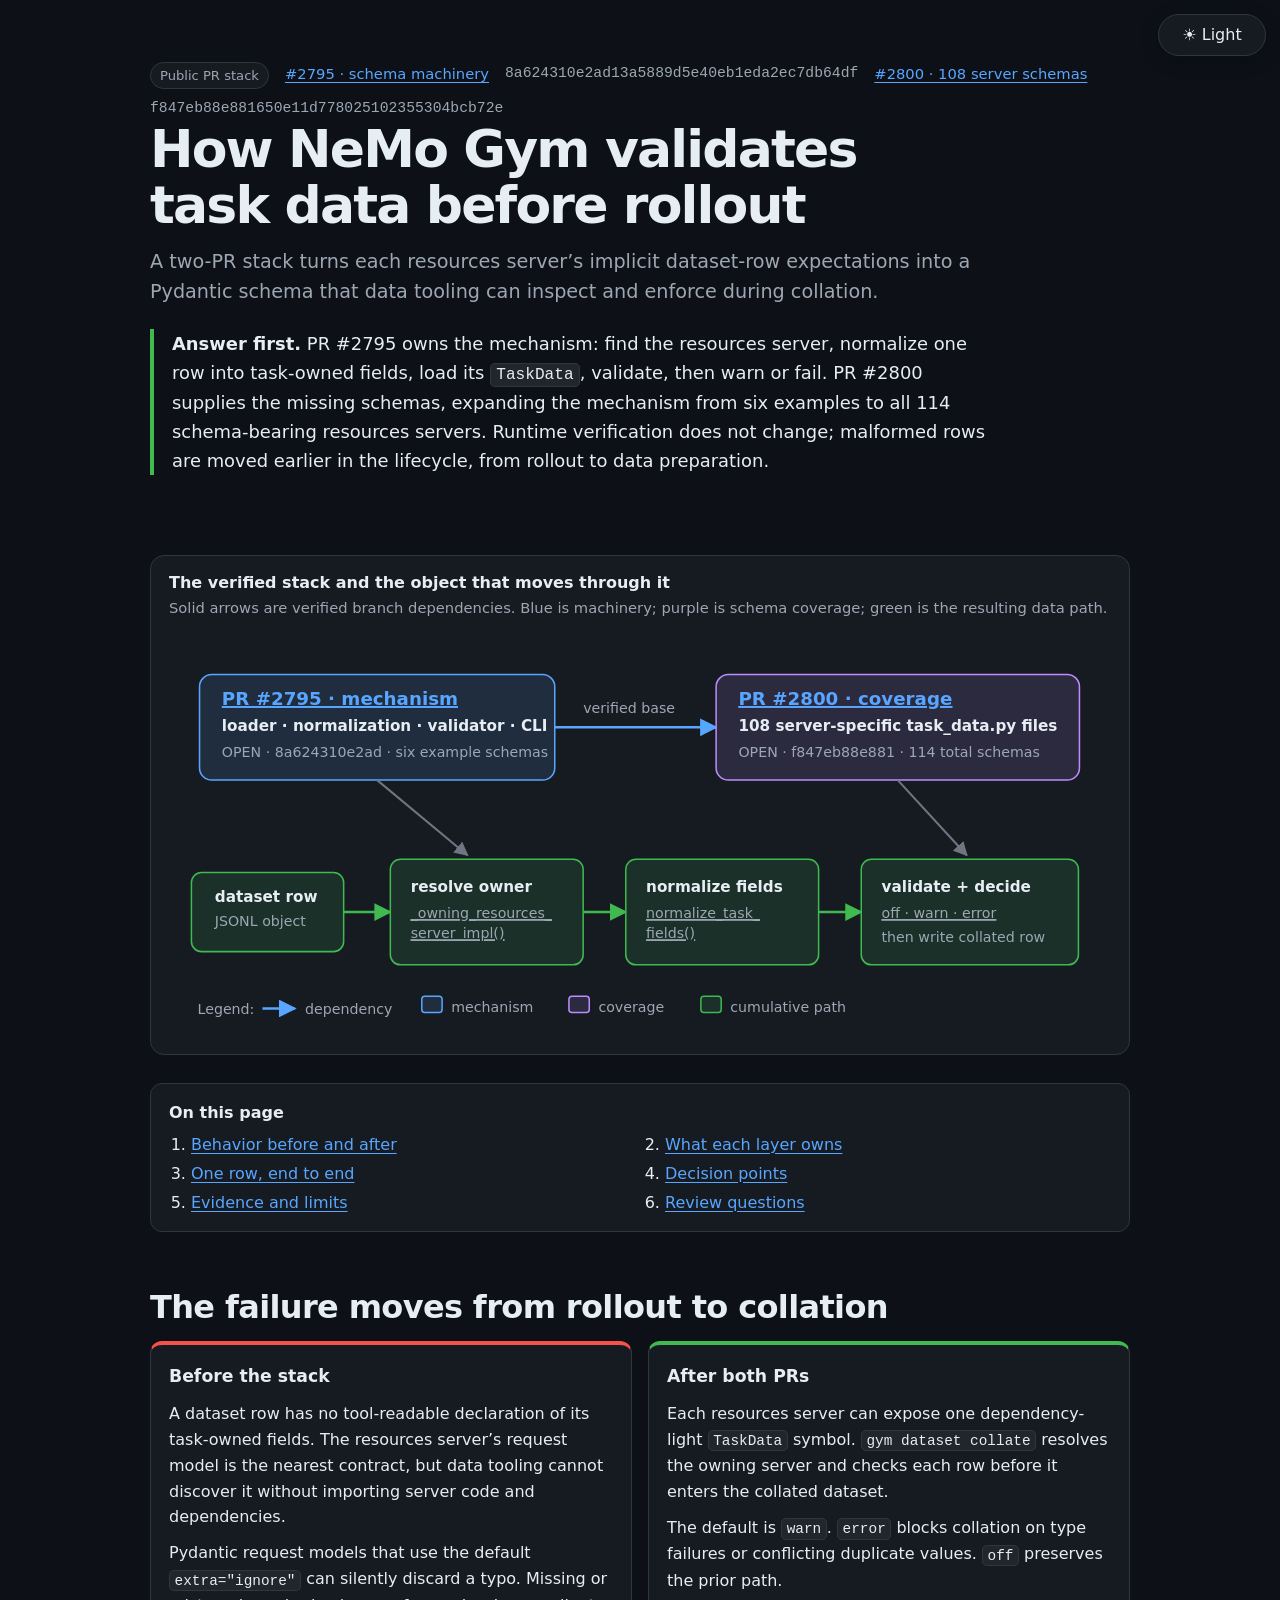
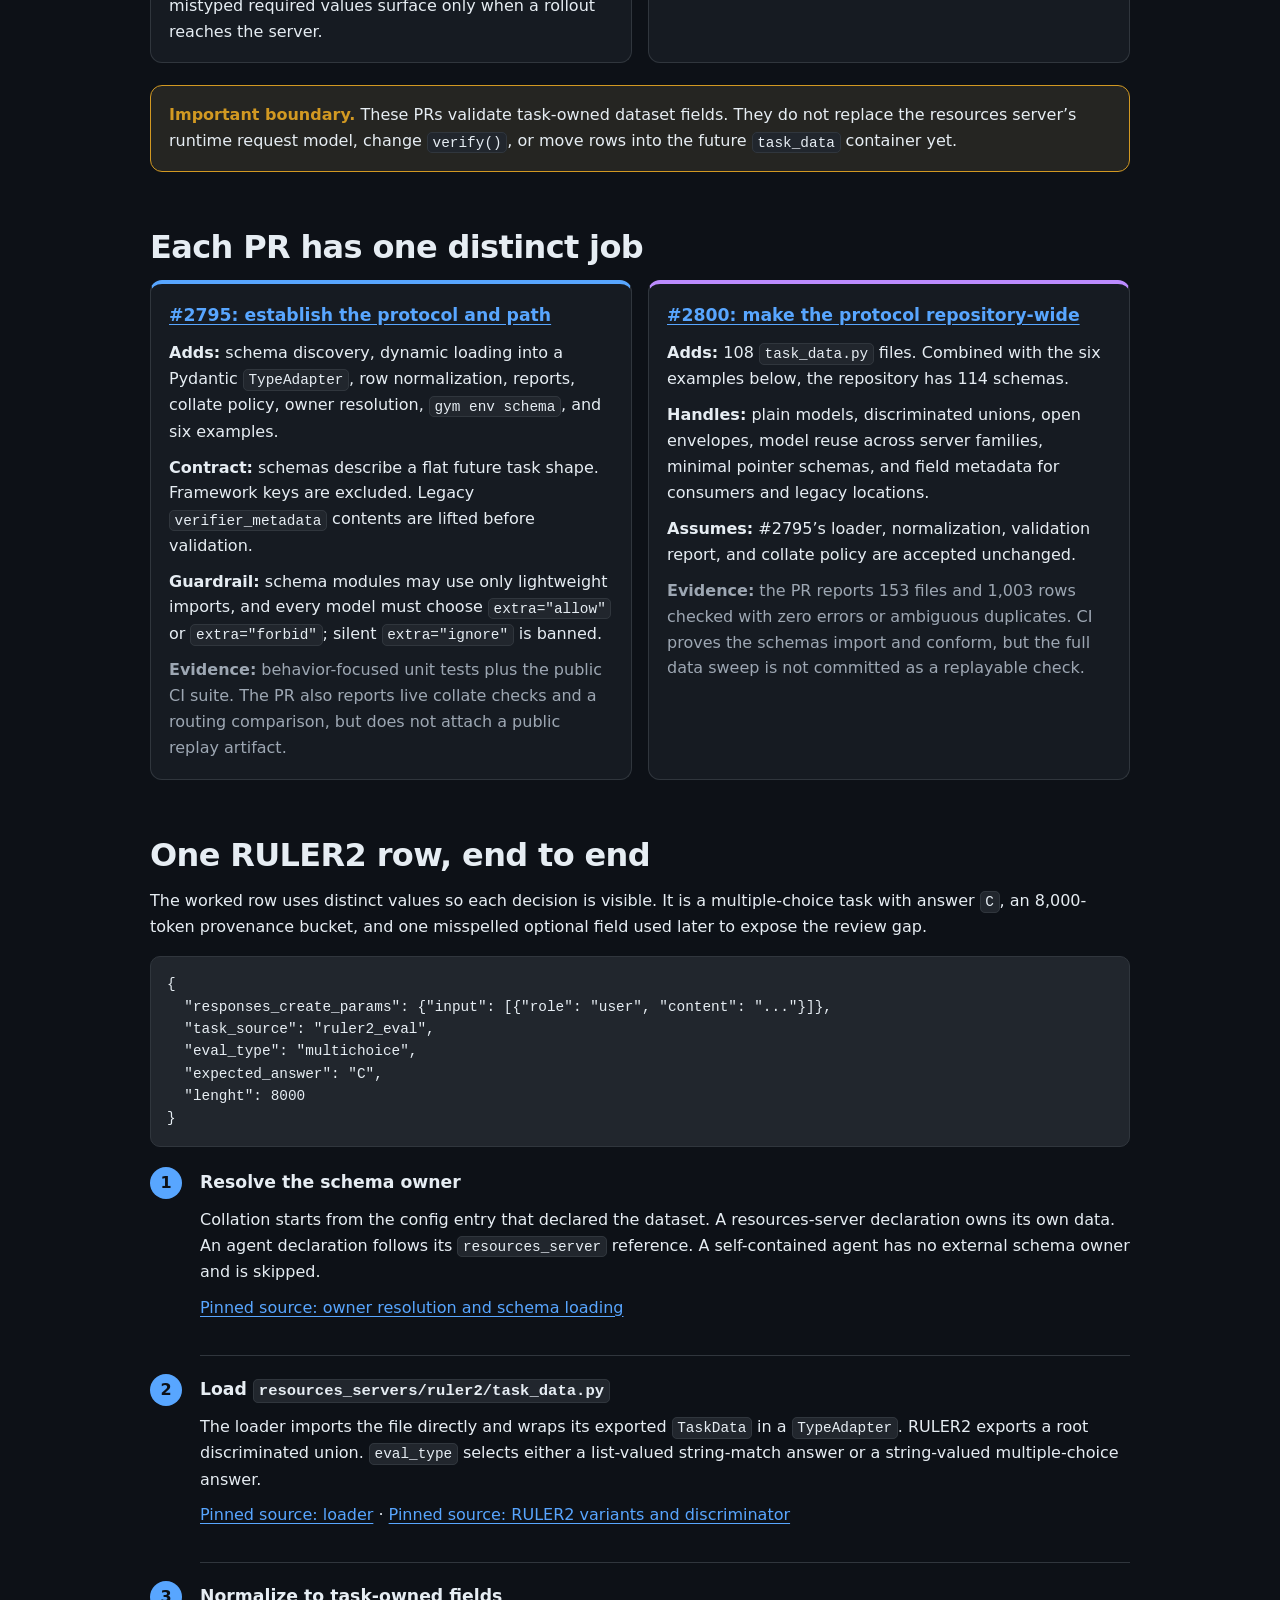
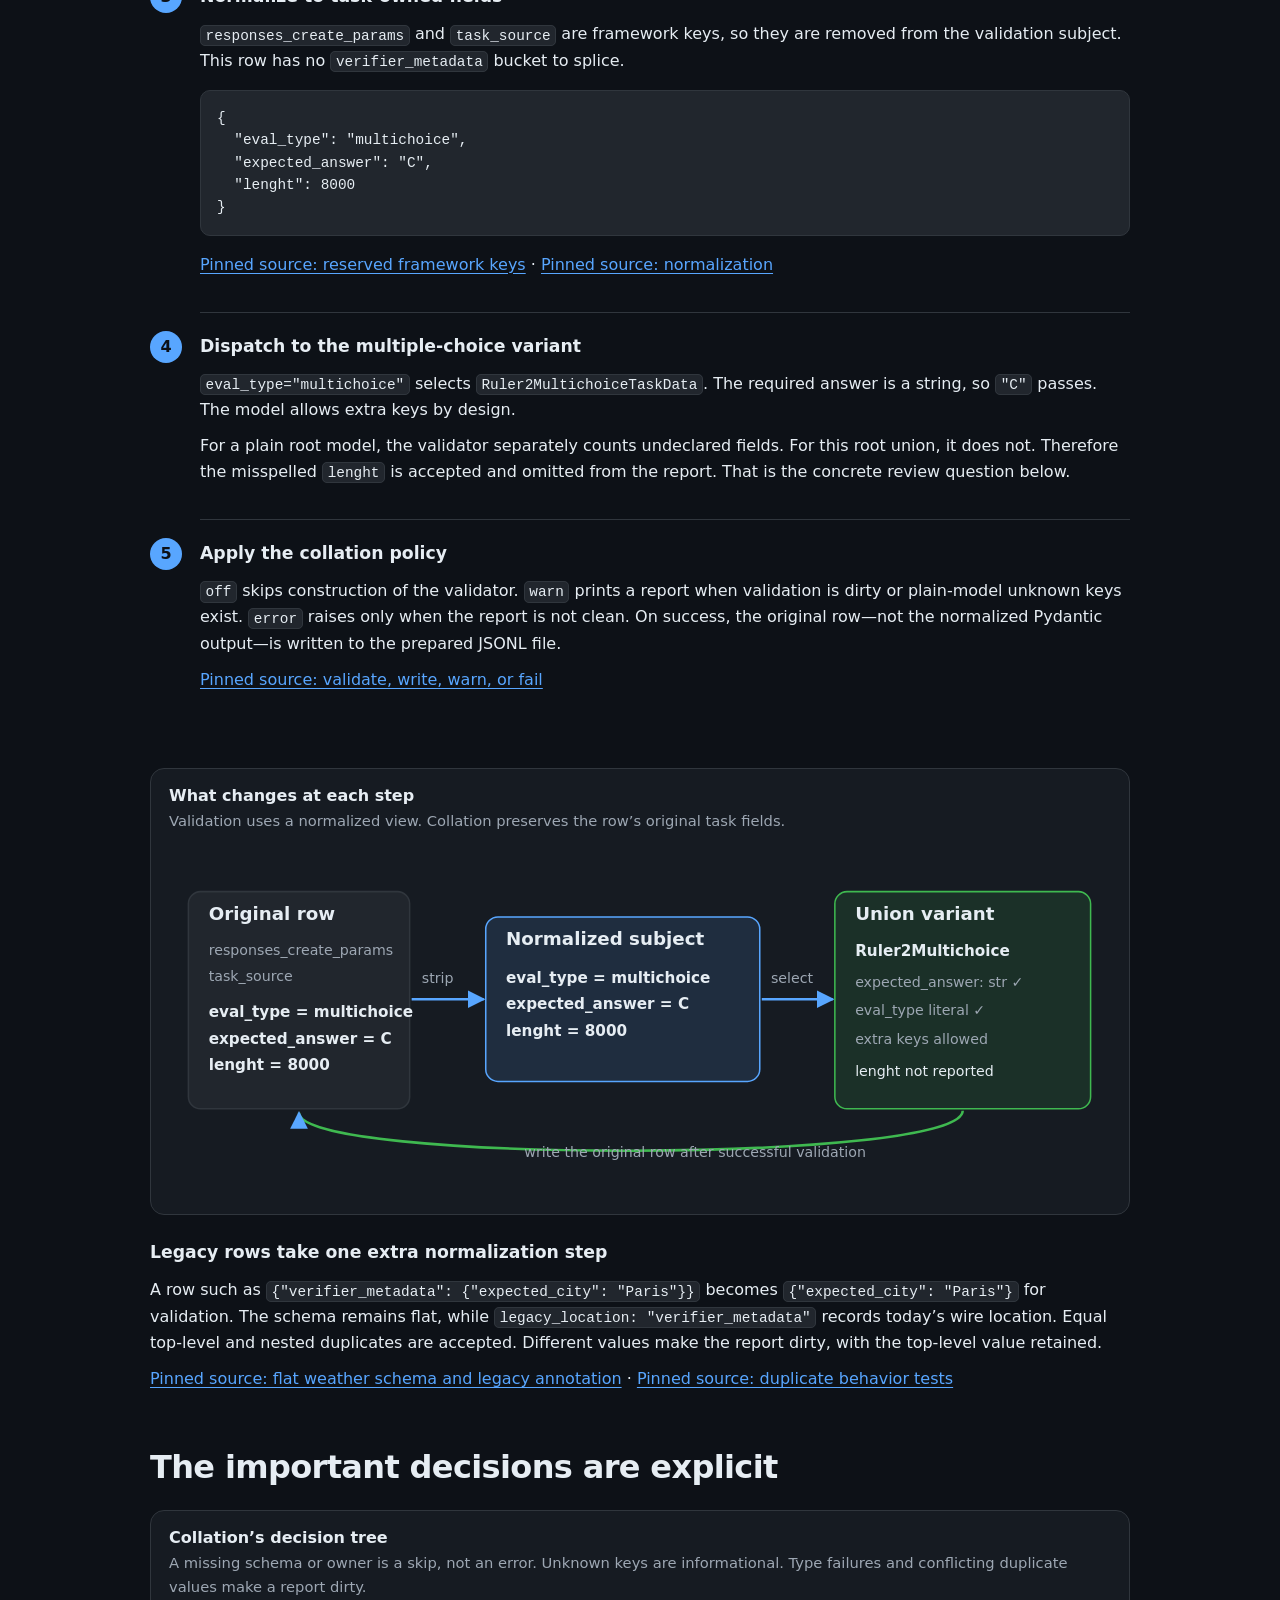
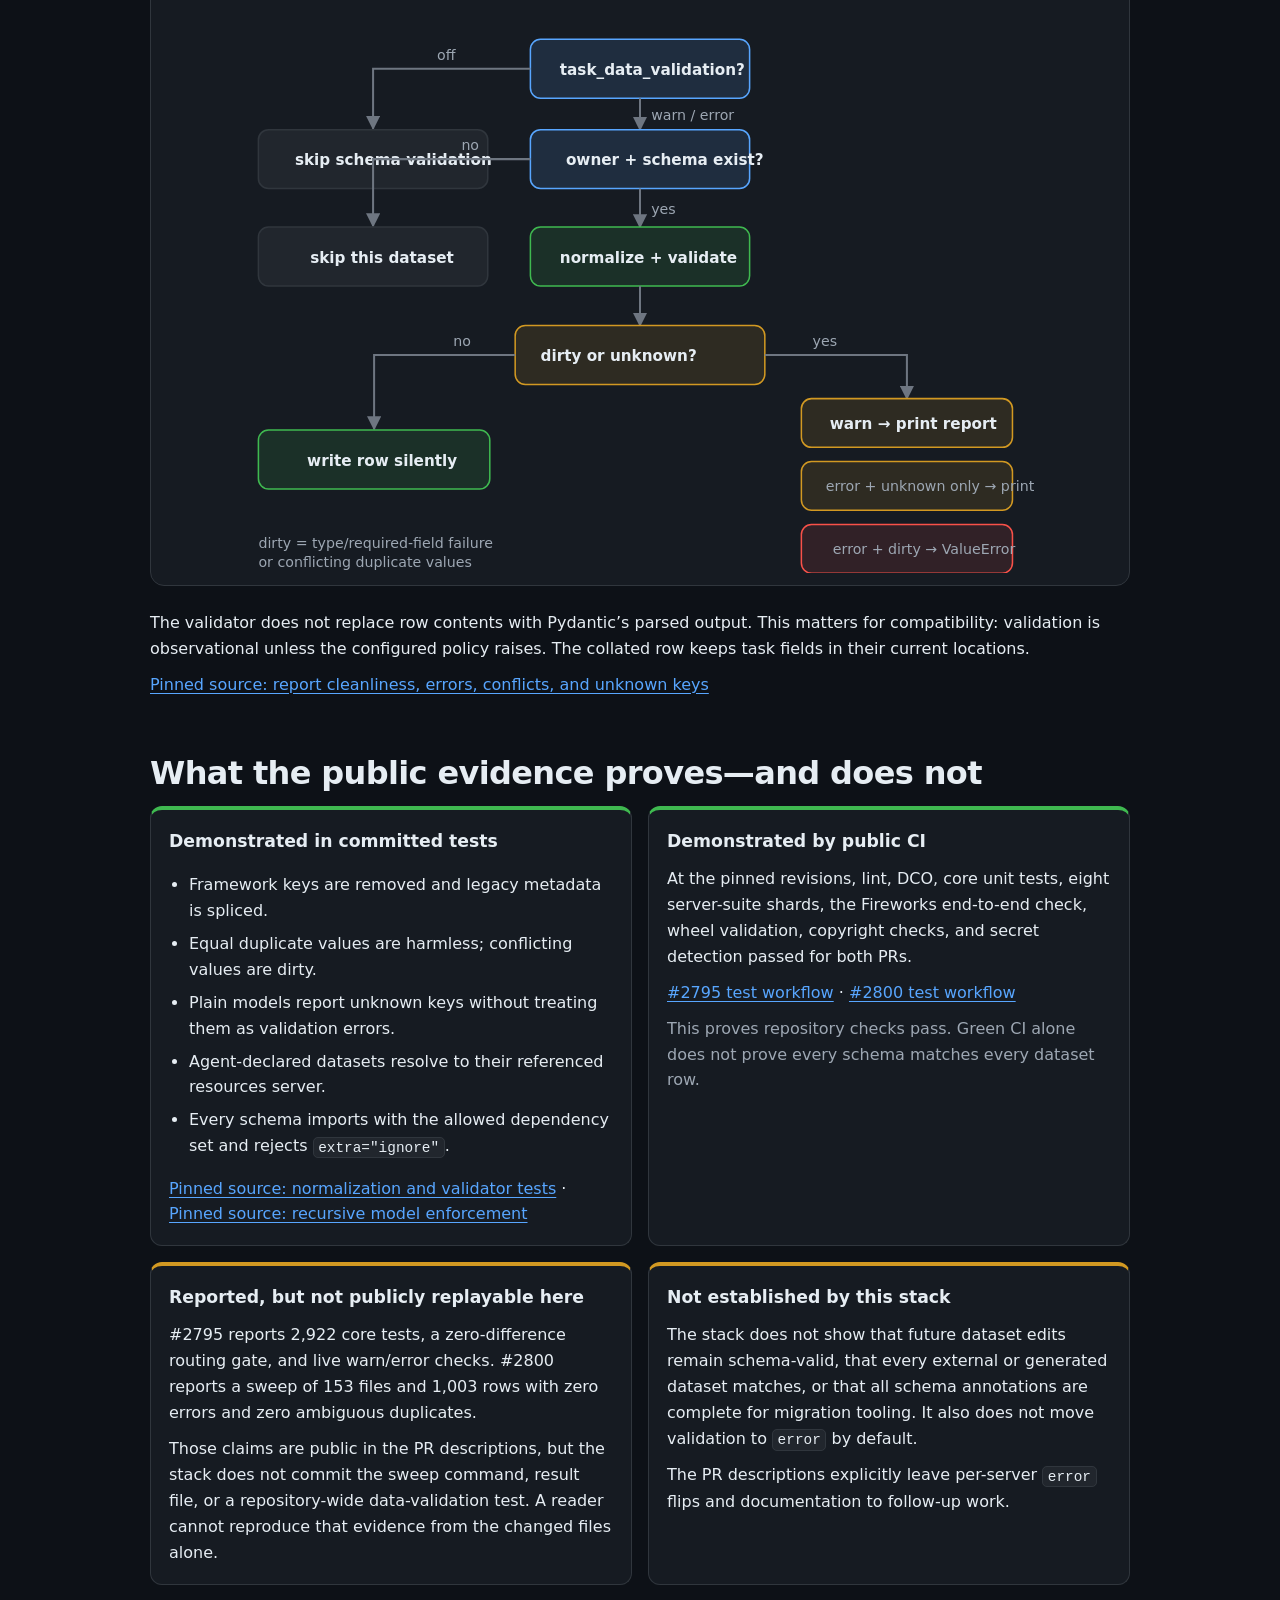
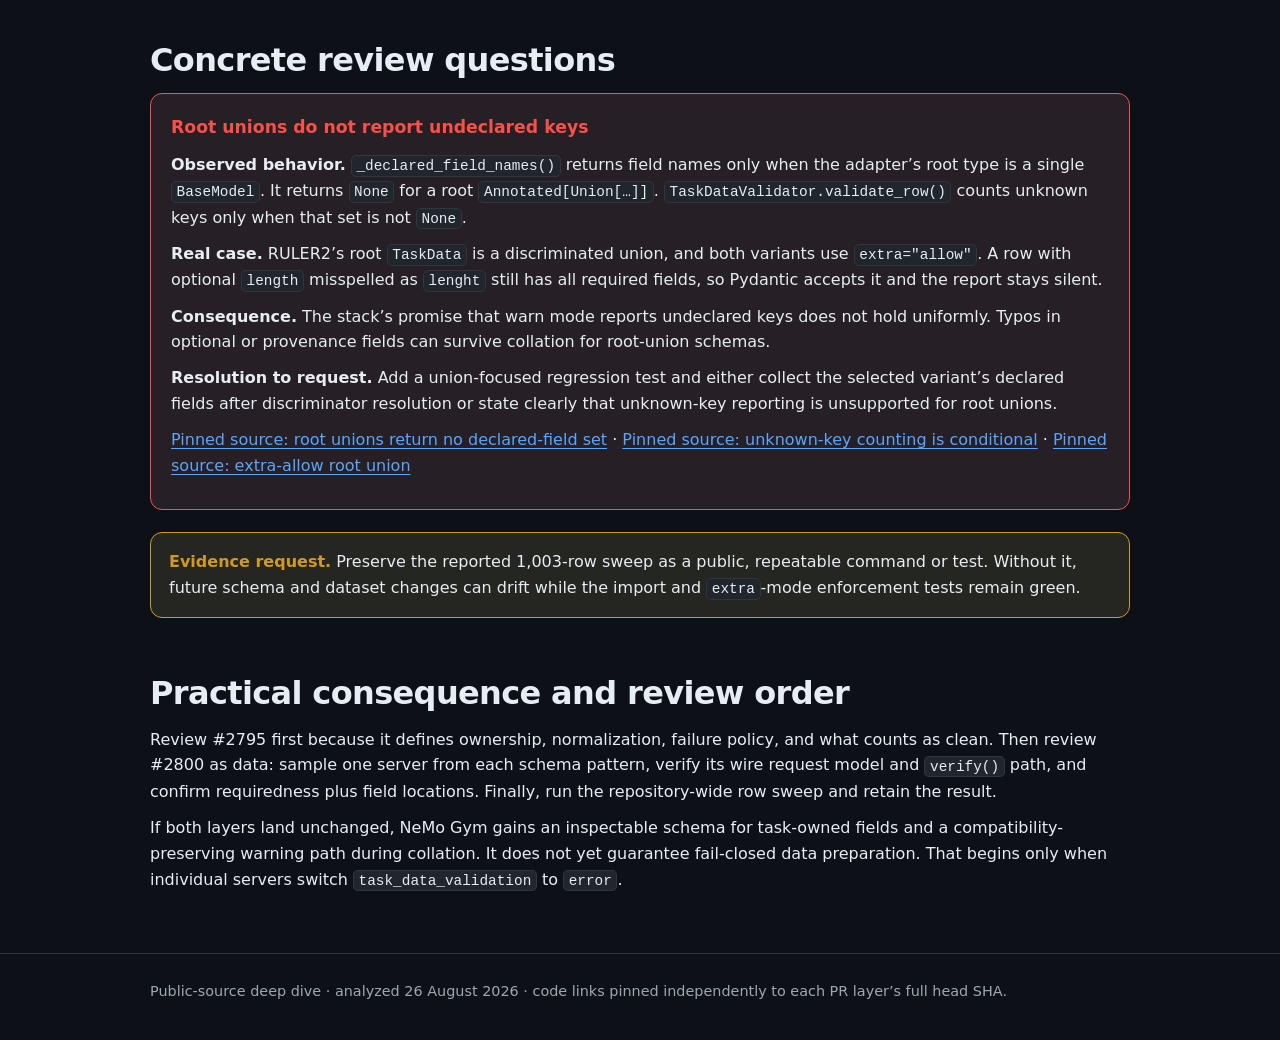
<file: pr-reviews/nvidia-nemo-gym/stacks/pr-2795-2800-task-data-schema-path.html>
<!doctype html>
<html lang="en">
<head>
  <meta charset="utf-8">
  <meta name="viewport" content="width=device-width, initial-scale=1">
  <title>How NeMo Gym validates task data before rollout</title>
  <script>
    (() => {
      try {
        if (localStorage.getItem("engineering-notes-theme") === "light") {
          document.documentElement.dataset.theme = "light";
        }
      } catch {}
    })();
  </script>
  <style>
    :root {
      --bg: #0d1117;
      --surface: #161b22;
      --surface-2: #21262d;
      --border: #30363d;
      --text: #e6edf3;
      --dim: #9da7b3;
      --accent: #58a6ff;
      --green: #3fb950;
      --yellow: #d29922;
      --red: #f85149;
      --purple: #bc8cff;
      --gray: #6e7681;
      --shadow: rgba(0, 0, 0, 0.28);
    }
    :root[data-theme="light"] {
      --bg: #ffffff;
      --surface: #f6f8fa;
      --surface-2: #eaeef2;
      --border: #d0d7de;
      --text: #1f2328;
      --dim: #59636e;
      --accent: #0969da;
      --green: #1a7f37;
      --yellow: #9a6700;
      --red: #cf222e;
      --purple: #8250df;
      --gray: #6e7781;
      --shadow: rgba(31, 35, 40, 0.12);
    }
    * { box-sizing: border-box; }
    html { scroll-behavior: smooth; }
    body {
      margin: 0;
      background: var(--bg);
      color: var(--text);
      font: 16px/1.62 system-ui, -apple-system, BlinkMacSystemFont, "Segoe UI", sans-serif;
    }
    a { color: var(--accent); text-decoration: underline; text-underline-offset: 3px; }
    a:hover { text-decoration-thickness: 2px; }
    .wrap { width: min(980px, calc(100% - 32px)); margin: 0 auto; }
    header { padding: 62px 0 28px; }
    h1 { max-width: 820px; margin: 0 0 14px; font-size: clamp(2rem, 5vw, 3.25rem); line-height: 1.08; letter-spacing: -0.035em; }
    h2 { margin: 56px 0 14px; font-size: clamp(1.45rem, 3vw, 2rem); line-height: 1.2; letter-spacing: -0.02em; }
    h3 { margin: 0 0 7px; font-size: 1.08rem; }
    p { margin: 10px 0; }
    .lede { max-width: 850px; font-size: 1.2rem; line-height: 1.55; color: var(--dim); }
    .answer { max-width: 850px; margin: 22px 0 28px; padding-left: 18px; border-left: 4px solid var(--green); font-size: 1.12rem; }
    .provenance { display: flex; flex-wrap: wrap; gap: 8px 16px; color: var(--dim); font-size: 0.92rem; }
    .pill { display: inline-block; padding: 2px 9px; border: 1px solid var(--border); border-radius: 999px; background: var(--surface); color: var(--dim); font-size: 0.82rem; }
    .toggle {
      position: fixed; z-index: 5; top: 14px; right: 14px; min-width: 108px; min-height: 42px;
      border: 1px solid var(--border); border-radius: 999px; background: var(--surface); color: var(--text);
      box-shadow: 0 4px 18px var(--shadow); cursor: pointer; font: inherit;
    }
    .figure { margin: 24px 0; border: 1px solid var(--border); border-radius: 14px; background: var(--surface); overflow: hidden; }
    .figure-title { padding: 14px 18px 0; font-weight: 700; }
    .figure-subtitle { padding: 0 18px 12px; color: var(--dim); font-size: 0.92rem; }
    .svg-scroll { overflow-x: auto; padding: 4px 12px 12px; }
    svg { display: block; min-width: 760px; width: 100%; height: auto; }
    svg text { fill: var(--text); font-family: system-ui, -apple-system, BlinkMacSystemFont, "Segoe UI", sans-serif; }
    svg .small { fill: var(--dim); font-size: 14px; }
    svg .label { font-size: 15px; font-weight: 650; }
    svg .title { font-size: 18px; font-weight: 750; }
    svg .box { fill: var(--surface-2); stroke: var(--border); stroke-width: 1.5; }
    svg .blue { fill: color-mix(in srgb, var(--accent) 13%, var(--surface)); stroke: var(--accent); }
    svg .green { fill: color-mix(in srgb, var(--green) 13%, var(--surface)); stroke: var(--green); }
    svg .yellow { fill: color-mix(in srgb, var(--yellow) 13%, var(--surface)); stroke: var(--yellow); }
    svg .red { fill: color-mix(in srgb, var(--red) 12%, var(--surface)); stroke: var(--red); }
    svg .purple { fill: color-mix(in srgb, var(--purple) 13%, var(--surface)); stroke: var(--purple); }
    svg .arrow { stroke: var(--accent); stroke-width: 2.5; fill: none; marker-end: url(#arrow); }
    svg .arrow-green { stroke: var(--green); stroke-width: 2.5; fill: none; marker-end: url(#arrow-green); }
    svg .arrow-dim { stroke: var(--gray); stroke-width: 2; fill: none; marker-end: url(#arrow-dim); }
    svg a text { fill: var(--accent); text-decoration: underline; }
    nav { margin: 28px 0; padding: 16px 18px; border: 1px solid var(--border); border-radius: 12px; background: var(--surface); }
    nav strong { display: block; margin-bottom: 6px; }
    nav ol { display: grid; grid-template-columns: repeat(2, minmax(0, 1fr)); gap: 3px 28px; margin: 0; padding-left: 22px; }
    .before-after, .cards, .evidence-grid { display: grid; grid-template-columns: repeat(2, minmax(0, 1fr)); gap: 16px; }
    .card { padding: 18px; border: 1px solid var(--border); border-radius: 12px; background: var(--surface); }
    .card p:last-child { margin-bottom: 0; }
    .card.before { border-top: 4px solid var(--red); }
    .card.after { border-top: 4px solid var(--green); }
    .card.layer-one { border-top: 4px solid var(--accent); }
    .card.layer-two { border-top: 4px solid var(--purple); }
    .card.evidence { border-top: 4px solid var(--green); }
    .card.limit { border-top: 4px solid var(--yellow); }
    .muted { color: var(--dim); }
    .mono, code { font-family: ui-monospace, SFMono-Regular, Menlo, Consolas, monospace; }
    code { padding: 0.12em 0.32em; border: 1px solid var(--border); border-radius: 5px; background: var(--surface-2); font-size: 0.9em; }
    pre { overflow-x: auto; margin: 16px 0; padding: 16px; border: 1px solid var(--border); border-radius: 10px; background: var(--surface-2); color: var(--text); font: 0.9rem/1.55 ui-monospace, SFMono-Regular, Menlo, Consolas, monospace; }
    .trace { display: grid; grid-template-columns: 38px 1fr; gap: 0 12px; margin: 20px 0; }
    .trace .n { display: grid; place-items: center; align-self: start; width: 32px; height: 32px; border-radius: 50%; background: var(--accent); color: var(--bg); font-weight: 800; }
    .trace .step { padding: 2px 0 24px; border-bottom: 1px solid var(--border); margin-bottom: 18px; }
    .trace .step:last-child { border: 0; }
    .callout { margin: 22px 0; padding: 16px 18px; border: 1px solid var(--yellow); border-radius: 12px; background: color-mix(in srgb, var(--yellow) 8%, var(--surface)); }
    .callout strong { color: var(--yellow); }
    .review-question { padding: 20px; border: 1px solid var(--red); border-radius: 12px; background: color-mix(in srgb, var(--red) 7%, var(--surface)); }
    .review-question h3 { color: var(--red); }
    .source-list { padding-left: 20px; }
    .source-list li { margin: 7px 0; }
    footer { margin-top: 60px; padding: 26px 0 50px; border-top: 1px solid var(--border); color: var(--dim); font-size: 0.9rem; }
    @media (max-width: 720px) {
      header { padding-top: 72px; }
      .before-after, .cards, .evidence-grid, nav ol { grid-template-columns: 1fr; }
      .wrap { width: min(100% - 22px, 980px); }
      .toggle { top: 10px; right: 10px; }
    }
  </style>
</head>
<body>
  <button class="toggle" id="theme-toggle" type="button" aria-label="Toggle color theme">☀ Light</button>
  <main class="wrap">
    <header>
      <div class="provenance">
        <span class="pill">Public PR stack</span>
        <a href="https://github.com/NVIDIA-NeMo/Gym/pull/2795">#2795 · schema machinery</a>
        <span class="mono">8a624310e2ad13a5889d5e40eb1eda2ec7db64df</span>
        <a href="https://github.com/NVIDIA-NeMo/Gym/pull/2800">#2800 · 108 server schemas</a>
        <span class="mono">f847eb88e881650e11d778025102355304bcb72e</span>
      </div>
      <h1>How NeMo Gym validates task data before rollout</h1>
      <p class="lede">A two-PR stack turns each resources server’s implicit dataset-row expectations into a Pydantic schema that data tooling can inspect and enforce during collation.</p>
      <p class="answer"><strong>Answer first.</strong> PR #2795 owns the mechanism: find the resources server, normalize one row into task-owned fields, load its <code>TaskData</code>, validate, then warn or fail. PR #2800 supplies the missing schemas, expanding the mechanism from six examples to all 114 schema-bearing resources servers. Runtime verification does not change; malformed rows are moved earlier in the lifecycle, from rollout to data preparation.</p>
    </header>

    <figure class="figure">
      <figcaption class="figure-title">The verified stack and the object that moves through it</figcaption>
      <div class="figure-subtitle">Solid arrows are verified branch dependencies. Blue is machinery; purple is schema coverage; green is the resulting data path.</div>
      <div class="svg-scroll">
        <svg viewBox="0 0 940 400" role="img" aria-label="PR 2795 introduces task data schema machinery. PR 2800 depends on it and adds 108 schemas. A dataset row passes through ownership resolution, normalization, schema validation, and then collation.">
          <defs>
            <marker id="arrow" viewBox="0 0 10 10" refX="9" refY="5" markerWidth="7" markerHeight="7" orient="auto-start-reverse"><path d="M 0 0 L 10 5 L 0 10 z" fill="var(--accent)"/></marker>
            <marker id="arrow-green" viewBox="0 0 10 10" refX="9" refY="5" markerWidth="7" markerHeight="7" orient="auto-start-reverse"><path d="M 0 0 L 10 5 L 0 10 z" fill="var(--green)"/></marker>
            <marker id="arrow-dim" viewBox="0 0 10 10" refX="9" refY="5" markerWidth="7" markerHeight="7" orient="auto-start-reverse"><path d="M 0 0 L 10 5 L 0 10 z" fill="var(--gray)"/></marker>
          </defs>
          <rect class="box blue" x="36" y="38" width="350" height="104" rx="12"/>
          <a href="https://github.com/NVIDIA-NeMo/Gym/pull/2795"><text class="title" x="58" y="68">PR #2795 · mechanism</text></a>
          <text class="label" x="58" y="94">loader · normalization · validator · CLI</text>
          <text class="small" x="58" y="119">OPEN · 8a624310e2ad · six example schemas</text>
          <path class="arrow" d="M 386 90 L 545 90"/>
          <text class="small" x="414" y="76">verified base</text>
          <rect class="box purple" x="545" y="38" width="358" height="104" rx="12"/>
          <a href="https://github.com/NVIDIA-NeMo/Gym/pull/2800"><text class="title" x="567" y="68">PR #2800 · coverage</text></a>
          <text class="label" x="567" y="94">108 server-specific task_data.py files</text>
          <text class="small" x="567" y="119">OPEN · f847eb88e881 · 114 total schemas</text>

          <rect class="box green" x="28" y="233" width="150" height="78" rx="10"/>
          <text class="label" x="51" y="262">dataset row</text>
          <text class="small" x="51" y="286">JSONL object</text>
          <path class="arrow-green" d="M 178 272 L 224 272"/>
          <rect class="box green" x="224" y="220" width="190" height="104" rx="10"/>
          <text class="label" x="244" y="252">resolve owner</text>
          <a href="https://github.com/NVIDIA-NeMo/Gym/blob/8a624310e2ad13a5889d5e40eb1eda2ec7db64df/nemo_gym/train_data_utils.py#L744-L788"><text class="small" x="244" y="278">_owning_resources_</text><text class="small" x="244" y="298">server_impl()</text></a>
          <path class="arrow-green" d="M 414 272 L 456 272"/>
          <rect class="box green" x="456" y="220" width="190" height="104" rx="10"/>
          <text class="label" x="476" y="252">normalize fields</text>
          <a href="https://github.com/NVIDIA-NeMo/Gym/blob/8a624310e2ad13a5889d5e40eb1eda2ec7db64df/nemo_gym/task_data.py#L123-L144"><text class="small" x="476" y="278">normalize_task_</text><text class="small" x="476" y="298">fields()</text></a>
          <path class="arrow-green" d="M 646 272 L 688 272"/>
          <rect class="box green" x="688" y="220" width="214" height="104" rx="10"/>
          <text class="label" x="708" y="252">validate + decide</text>
          <a href="https://github.com/NVIDIA-NeMo/Gym/blob/8a624310e2ad13a5889d5e40eb1eda2ec7db64df/nemo_gym/train_data_utils.py#L833-L856"><text class="small" x="708" y="278">off · warn · error</text></a>
          <text class="small" x="708" y="302">then write collated row</text>
          <path class="arrow-dim" d="M 211 142 L 300 216"/>
          <path class="arrow-dim" d="M 724 142 L 792 216"/>
          <text class="small" x="34" y="372">Legend:</text>
          <line x1="98" y1="367" x2="130" y2="367" class="arrow"/>
          <text class="small" x="140" y="372">dependency</text>
          <rect x="255" y="355" width="20" height="16" rx="3" class="box blue"/>
          <text class="small" x="284" y="370">mechanism</text>
          <rect x="400" y="355" width="20" height="16" rx="3" class="box purple"/>
          <text class="small" x="429" y="370">coverage</text>
          <rect x="530" y="355" width="20" height="16" rx="3" class="box green"/>
          <text class="small" x="559" y="370">cumulative path</text>
        </svg>
      </div>
    </figure>

    <nav aria-label="Page contents">
      <strong>On this page</strong>
      <ol>
        <li><a href="#before-after">Behavior before and after</a></li>
        <li><a href="#layers">What each layer owns</a></li>
        <li><a href="#path">One row, end to end</a></li>
        <li><a href="#decisions">Decision points</a></li>
        <li><a href="#evidence">Evidence and limits</a></li>
        <li><a href="#review">Review questions</a></li>
      </ol>
    </nav>

    <section id="before-after">
      <h2>The failure moves from rollout to collation</h2>
      <div class="before-after">
        <article class="card before">
          <h3>Before the stack</h3>
          <p>A dataset row has no tool-readable declaration of its task-owned fields. The resources server’s request model is the nearest contract, but data tooling cannot discover it without importing server code and dependencies.</p>
          <p>Pydantic request models that use the default <code>extra="ignore"</code> can silently discard a typo. Missing or mistyped required values surface only when a rollout reaches the server.</p>
        </article>
        <article class="card after">
          <h3>After both PRs</h3>
          <p>Each resources server can expose one dependency-light <code>TaskData</code> symbol. <code>gym dataset collate</code> resolves the owning server and checks each row before it enters the collated dataset.</p>
          <p>The default is <code>warn</code>. <code>error</code> blocks collation on type failures or conflicting duplicate values. <code>off</code> preserves the prior path.</p>
        </article>
      </div>
      <div class="callout"><strong>Important boundary.</strong> These PRs validate task-owned dataset fields. They do not replace the resources server’s runtime request model, change <code>verify()</code>, or move rows into the future <code>task_data</code> container yet.</div>
    </section>

    <section id="layers">
      <h2>Each PR has one distinct job</h2>
      <div class="cards">
        <article class="card layer-one">
          <h3><a href="https://github.com/NVIDIA-NeMo/Gym/pull/2795">#2795: establish the protocol and path</a></h3>
          <p><strong>Adds:</strong> schema discovery, dynamic loading into a Pydantic <code>TypeAdapter</code>, row normalization, reports, collate policy, owner resolution, <code>gym env schema</code>, and six examples.</p>
          <p><strong>Contract:</strong> schemas describe a flat future task shape. Framework keys are excluded. Legacy <code>verifier_metadata</code> contents are lifted before validation.</p>
          <p><strong>Guardrail:</strong> schema modules may use only lightweight imports, and every model must choose <code>extra="allow"</code> or <code>extra="forbid"</code>; silent <code>extra="ignore"</code> is banned.</p>
          <p class="muted"><strong>Evidence:</strong> behavior-focused unit tests plus the public CI suite. The PR also reports live collate checks and a routing comparison, but does not attach a public replay artifact.</p>
        </article>
        <article class="card layer-two">
          <h3><a href="https://github.com/NVIDIA-NeMo/Gym/pull/2800">#2800: make the protocol repository-wide</a></h3>
          <p><strong>Adds:</strong> 108 <code>task_data.py</code> files. Combined with the six examples below, the repository has 114 schemas.</p>
          <p><strong>Handles:</strong> plain models, discriminated unions, open envelopes, model reuse across server families, minimal pointer schemas, and field metadata for consumers and legacy locations.</p>
          <p><strong>Assumes:</strong> #2795’s loader, normalization, validation report, and collate policy are accepted unchanged.</p>
          <p class="muted"><strong>Evidence:</strong> the PR reports 153 files and 1,003 rows checked with zero errors or ambiguous duplicates. CI proves the schemas import and conform, but the full data sweep is not committed as a replayable check.</p>
        </article>
      </div>
    </section>

    <section id="path">
      <h2>One RULER2 row, end to end</h2>
      <p>The worked row uses distinct values so each decision is visible. It is a multiple-choice task with answer <code>C</code>, an 8,000-token provenance bucket, and one misspelled optional field used later to expose the review gap.</p>
      <pre>{
  "responses_create_params": {"input": [{"role": "user", "content": "..."}]},
  "task_source": "ruler2_eval",
  "eval_type": "multichoice",
  "expected_answer": "C",
  "lenght": 8000
}</pre>
      <div class="trace">
        <div class="n">1</div>
        <div class="step">
          <h3>Resolve the schema owner</h3>
          <p>Collation starts from the config entry that declared the dataset. A resources-server declaration owns its own data. An agent declaration follows its <code>resources_server</code> reference. A self-contained agent has no external schema owner and is skipped.</p>
          <p><a href="https://github.com/NVIDIA-NeMo/Gym/blob/8a624310e2ad13a5889d5e40eb1eda2ec7db64df/nemo_gym/train_data_utils.py#L744-L788">Pinned source: owner resolution and schema loading</a></p>
        </div>
        <div class="n">2</div>
        <div class="step">
          <h3>Load <code>resources_servers/ruler2/task_data.py</code></h3>
          <p>The loader imports the file directly and wraps its exported <code>TaskData</code> in a <code>TypeAdapter</code>. RULER2 exports a root discriminated union. <code>eval_type</code> selects either a list-valued string-match answer or a string-valued multiple-choice answer.</p>
          <p><a href="https://github.com/NVIDIA-NeMo/Gym/blob/8a624310e2ad13a5889d5e40eb1eda2ec7db64df/nemo_gym/task_data.py#L82-L117">Pinned source: loader</a> · <a href="https://github.com/NVIDIA-NeMo/Gym/blob/f847eb88e881650e11d778025102355304bcb72e/resources_servers/ruler2/task_data.py#L51-L85">Pinned source: RULER2 variants and discriminator</a></p>
        </div>
        <div class="n">3</div>
        <div class="step">
          <h3>Normalize to task-owned fields</h3>
          <p><code>responses_create_params</code> and <code>task_source</code> are framework keys, so they are removed from the validation subject. This row has no <code>verifier_metadata</code> bucket to splice.</p>
          <pre>{
  "eval_type": "multichoice",
  "expected_answer": "C",
  "lenght": 8000
}</pre>
          <p><a href="https://github.com/NVIDIA-NeMo/Gym/blob/8a624310e2ad13a5889d5e40eb1eda2ec7db64df/nemo_gym/task_data.py#L49-L61">Pinned source: reserved framework keys</a> · <a href="https://github.com/NVIDIA-NeMo/Gym/blob/8a624310e2ad13a5889d5e40eb1eda2ec7db64df/nemo_gym/task_data.py#L123-L144">Pinned source: normalization</a></p>
        </div>
        <div class="n">4</div>
        <div class="step">
          <h3>Dispatch to the multiple-choice variant</h3>
          <p><code>eval_type="multichoice"</code> selects <code>Ruler2MultichoiceTaskData</code>. The required answer is a string, so <code>"C"</code> passes. The model allows extra keys by design.</p>
          <p>For a plain root model, the validator separately counts undeclared fields. For this root union, it does not. Therefore the misspelled <code>lenght</code> is accepted and omitted from the report. That is the concrete review question below.</p>
        </div>
        <div class="n">5</div>
        <div class="step">
          <h3>Apply the collation policy</h3>
          <p><code>off</code> skips construction of the validator. <code>warn</code> prints a report when validation is dirty or plain-model unknown keys exist. <code>error</code> raises only when the report is not clean. On success, the original row—not the normalized Pydantic output—is written to the prepared JSONL file.</p>
          <p><a href="https://github.com/NVIDIA-NeMo/Gym/blob/8a624310e2ad13a5889d5e40eb1eda2ec7db64df/nemo_gym/train_data_utils.py#L833-L856">Pinned source: validate, write, warn, or fail</a></p>
        </div>
      </div>

      <figure class="figure">
        <figcaption class="figure-title">What changes at each step</figcaption>
        <div class="figure-subtitle">Validation uses a normalized view. Collation preserves the row’s original task fields.</div>
        <div class="svg-scroll">
          <svg viewBox="0 0 940 348" role="img" aria-label="The original row loses framework keys in its validation view. The eval_type discriminator selects the multiple-choice schema. Validation passes, and the original task fields are written.">
            <defs>
              <marker id="arrow2" viewBox="0 0 10 10" refX="9" refY="5" markerWidth="7" markerHeight="7" orient="auto-start-reverse"><path d="M 0 0 L 10 5 L 0 10 z" fill="var(--accent)"/></marker>
            </defs>
            <rect class="box" x="25" y="42" width="218" height="214" rx="12"/>
            <text class="title" x="45" y="70">Original row</text>
            <text class="small" x="45" y="104">responses_create_params</text>
            <text class="small" x="45" y="130">task_source</text>
            <text class="label" x="45" y="166">eval_type = multichoice</text>
            <text class="label" x="45" y="192">expected_answer = C</text>
            <text class="label" x="45" y="218">lenght = 8000</text>
            <line x1="245" y1="148" x2="316" y2="148" stroke="var(--accent)" stroke-width="2.5" marker-end="url(#arrow2)"/>
            <text class="small" x="255" y="132">strip</text>
            <rect class="box blue" x="318" y="67" width="270" height="162" rx="12"/>
            <text class="title" x="338" y="95">Normalized subject</text>
            <text class="label" x="338" y="132">eval_type = multichoice</text>
            <text class="label" x="338" y="158">expected_answer = C</text>
            <text class="label" x="338" y="184">lenght = 8000</text>
            <line x1="590" y1="148" x2="660" y2="148" stroke="var(--accent)" stroke-width="2.5" marker-end="url(#arrow2)"/>
            <text class="small" x="599" y="132">select</text>
            <rect class="box green" x="662" y="42" width="252" height="214" rx="12"/>
            <text class="title" x="682" y="70">Union variant</text>
            <text class="label" x="682" y="105">Ruler2Multichoice</text>
            <text class="small" x="682" y="136">expected_answer: str ✓</text>
            <text class="small" x="682" y="164">eval_type literal ✓</text>
            <text class="small" x="682" y="192">extra keys allowed</text>
            <text x="682" y="224" fill="var(--yellow)" font-size="14">lenght not reported</text>
            <path d="M 788 258 C 788 310, 134 310, 134 260" fill="none" stroke="var(--green)" stroke-width="2.5" marker-end="url(#arrow2)"/>
            <text class="small" x="356" y="303">write the original row after successful validation</text>
          </svg>
        </div>
      </figure>

      <h3>Legacy rows take one extra normalization step</h3>
      <p>A row such as <code>{"verifier_metadata": {"expected_city": "Paris"}}</code> becomes <code>{"expected_city": "Paris"}</code> for validation. The schema remains flat, while <code>legacy_location: "verifier_metadata"</code> records today’s wire location. Equal top-level and nested duplicates are accepted. Different values make the report dirty, with the top-level value retained.</p>
      <p><a href="https://github.com/NVIDIA-NeMo/Gym/blob/8a624310e2ad13a5889d5e40eb1eda2ec7db64df/resources_servers/example_mcp_weather/task_data.py#L3-L20">Pinned source: flat weather schema and legacy annotation</a> · <a href="https://github.com/NVIDIA-NeMo/Gym/blob/8a624310e2ad13a5889d5e40eb1eda2ec7db64df/tests/unit_tests/test_task_data.py#L42-L61">Pinned source: duplicate behavior tests</a></p>
    </section>

    <section id="decisions">
      <h2>The important decisions are explicit</h2>
      <figure class="figure">
        <figcaption class="figure-title">Collation’s decision tree</figcaption>
        <div class="figure-subtitle">A missing schema or owner is a skip, not an error. Unknown keys are informational. Type failures and conflicting duplicate values make a report dirty.</div>
        <div class="svg-scroll">
          <svg viewBox="0 0 940 550" role="img" aria-label="Task data validation decision tree from policy selection through owner resolution, schema loading, validation, and the separate outcomes for dirty reports and informational unknown keys.">
            <defs>
              <marker id="arrow3" viewBox="0 0 10 10" refX="9" refY="5" markerWidth="7" markerHeight="7" orient="auto-start-reverse"><path d="M 0 0 L 10 5 L 0 10 z" fill="var(--gray)"/></marker>
            </defs>
            <rect class="box blue" x="362" y="24" width="216" height="58" rx="10"/>
            <text class="label" x="391" y="59">task_data_validation?</text>
            <path class="arrow-dim" d="M 362 53 L 207 53 L 207 112"/>
            <text class="small" x="270" y="44">off</text>
            <rect class="box" x="94" y="113" width="226" height="58" rx="10"/>
            <text class="label" x="130" y="148">skip schema validation</text>
            <path class="arrow-dim" d="M 470 82 L 470 113"/>
            <text class="small" x="481" y="103">warn / error</text>
            <rect class="box blue" x="362" y="113" width="216" height="58" rx="10"/>
            <text class="label" x="397" y="148">owner + schema exist?</text>
            <path class="arrow-dim" d="M 362 142 L 207 142 L 207 208"/>
            <text class="small" x="294" y="133">no</text>
            <rect class="box" x="94" y="209" width="226" height="58" rx="10"/>
            <text class="label" x="145" y="244">skip this dataset</text>
            <path class="arrow-dim" d="M 470 171 L 470 209"/>
            <text class="small" x="481" y="196">yes</text>
            <rect class="box green" x="362" y="209" width="216" height="58" rx="10"/>
            <text class="label" x="391" y="244">normalize + validate</text>
            <path class="arrow-dim" d="M 470 267 L 470 306"/>
            <rect class="box yellow" x="347" y="306" width="246" height="58" rx="10"/>
            <text class="label" x="372" y="341">dirty or unknown?</text>
            <path class="arrow-dim" d="M 347 335 L 208 335 L 208 408"/>
            <text class="small" x="286" y="326">no</text>
            <rect class="box green" x="94" y="409" width="228" height="58" rx="10"/>
            <text class="label" x="142" y="444">write row silently</text>
            <path class="arrow-dim" d="M 593 335 L 733 335 L 733 378"/>
            <text class="small" x="640" y="326">yes</text>
            <rect class="box yellow" x="629" y="378" width="208" height="48" rx="10"/>
            <text class="label" x="657" y="408">warn → print report</text>
            <rect class="box yellow" x="629" y="440" width="208" height="48" rx="10"/>
            <text class="small" x="653" y="469">error + unknown only → print</text>
            <rect class="box red" x="629" y="502" width="208" height="48" rx="10"/>
            <text class="small" x="660" y="531">error + dirty → ValueError</text>
            <text class="small" x="94" y="525">dirty = type/required-field failure</text>
            <text class="small" x="94" y="544">or conflicting duplicate values</text>
          </svg>
        </div>
      </figure>
      <p>The validator does not replace row contents with Pydantic’s parsed output. This matters for compatibility: validation is observational unless the configured policy raises. The collated row keeps task fields in their current locations.</p>
      <p><a href="https://github.com/NVIDIA-NeMo/Gym/blob/8a624310e2ad13a5889d5e40eb1eda2ec7db64df/nemo_gym/task_data.py#L157-L215">Pinned source: report cleanliness, errors, conflicts, and unknown keys</a></p>
    </section>

    <section id="evidence">
      <h2>What the public evidence proves—and does not</h2>
      <div class="evidence-grid">
        <article class="card evidence">
          <h3>Demonstrated in committed tests</h3>
          <ul class="source-list">
            <li>Framework keys are removed and legacy metadata is spliced.</li>
            <li>Equal duplicate values are harmless; conflicting values are dirty.</li>
            <li>Plain models report unknown keys without treating them as validation errors.</li>
            <li>Agent-declared datasets resolve to their referenced resources server.</li>
            <li>Every schema imports with the allowed dependency set and rejects <code>extra="ignore"</code>.</li>
          </ul>
          <p><a href="https://github.com/NVIDIA-NeMo/Gym/blob/8a624310e2ad13a5889d5e40eb1eda2ec7db64df/tests/unit_tests/test_task_data.py#L35-L158">Pinned source: normalization and validator tests</a> · <a href="https://github.com/NVIDIA-NeMo/Gym/blob/f847eb88e881650e11d778025102355304bcb72e/tests/unit_tests/test_task_data.py#L225-L246">Pinned source: recursive model enforcement</a></p>
        </article>
        <article class="card evidence">
          <h3>Demonstrated by public CI</h3>
          <p>At the pinned revisions, lint, DCO, core unit tests, eight server-suite shards, the Fireworks end-to-end check, wheel validation, copyright checks, and secret detection passed for both PRs.</p>
          <p><a href="https://github.com/NVIDIA-NeMo/Gym/actions/runs/33017239137">#2795 test workflow</a> · <a href="https://github.com/NVIDIA-NeMo/Gym/actions/runs/33017241686">#2800 test workflow</a></p>
          <p class="muted">This proves repository checks pass. Green CI alone does not prove every schema matches every dataset row.</p>
        </article>
        <article class="card limit">
          <h3>Reported, but not publicly replayable here</h3>
          <p>#2795 reports 2,922 core tests, a zero-difference routing gate, and live warn/error checks. #2800 reports a sweep of 153 files and 1,003 rows with zero errors and zero ambiguous duplicates.</p>
          <p>Those claims are public in the PR descriptions, but the stack does not commit the sweep command, result file, or a repository-wide data-validation test. A reader cannot reproduce that evidence from the changed files alone.</p>
        </article>
        <article class="card limit">
          <h3>Not established by this stack</h3>
          <p>The stack does not show that future dataset edits remain schema-valid, that every external or generated dataset matches, or that all schema annotations are complete for migration tooling. It also does not move validation to <code>error</code> by default.</p>
          <p>The PR descriptions explicitly leave per-server <code>error</code> flips and documentation to follow-up work.</p>
        </article>
      </div>
    </section>

    <section id="review">
      <h2>Concrete review questions</h2>
      <article class="review-question">
        <h3>Root unions do not report undeclared keys</h3>
        <p><strong>Observed behavior.</strong> <code>_declared_field_names()</code> returns field names only when the adapter’s root type is a single <code>BaseModel</code>. It returns <code>None</code> for a root <code>Annotated[Union[…]]</code>. <code>TaskDataValidator.validate_row()</code> counts unknown keys only when that set is not <code>None</code>.</p>
        <p><strong>Real case.</strong> RULER2’s root <code>TaskData</code> is a discriminated union, and both variants use <code>extra="allow"</code>. A row with optional <code>length</code> misspelled as <code>lenght</code> still has all required fields, so Pydantic accepts it and the report stays silent.</p>
        <p><strong>Consequence.</strong> The stack’s promise that warn mode reports undeclared keys does not hold uniformly. Typos in optional or provenance fields can survive collation for root-union schemas.</p>
        <p><strong>Resolution to request.</strong> Add a union-focused regression test and either collect the selected variant’s declared fields after discriminator resolution or state clearly that unknown-key reporting is unsupported for root unions.</p>
        <p><a href="https://github.com/NVIDIA-NeMo/Gym/blob/8a624310e2ad13a5889d5e40eb1eda2ec7db64df/nemo_gym/task_data.py#L147-L154">Pinned source: root unions return no declared-field set</a> · <a href="https://github.com/NVIDIA-NeMo/Gym/blob/8a624310e2ad13a5889d5e40eb1eda2ec7db64df/nemo_gym/task_data.py#L200-L215">Pinned source: unknown-key counting is conditional</a> · <a href="https://github.com/NVIDIA-NeMo/Gym/blob/f847eb88e881650e11d778025102355304bcb72e/resources_servers/ruler2/task_data.py#L24-L85">Pinned source: extra-allow root union</a></p>
      </article>
      <div class="callout"><strong>Evidence request.</strong> Preserve the reported 1,003-row sweep as a public, repeatable command or test. Without it, future schema and dataset changes can drift while the import and <code>extra</code>-mode enforcement tests remain green.</div>
    </section>

    <section>
      <h2>Practical consequence and review order</h2>
      <p>Review #2795 first because it defines ownership, normalization, failure policy, and what counts as clean. Then review #2800 as data: sample one server from each schema pattern, verify its wire request model and <code>verify()</code> path, and confirm requiredness plus field locations. Finally, run the repository-wide row sweep and retain the result.</p>
      <p>If both layers land unchanged, NeMo Gym gains an inspectable schema for task-owned fields and a compatibility-preserving warning path during collation. It does not yet guarantee fail-closed data preparation. That begins only when individual servers switch <code>task_data_validation</code> to <code>error</code>.</p>
    </section>
  </main>
  <footer>
    <div class="wrap">
      Public-source deep dive · analyzed 26 August 2026 · code links pinned independently to each PR layer’s full head SHA.
    </div>
  </footer>
  <script>
    (() => {
      const button = document.getElementById("theme-toggle");
      const applyLabel = () => {
        const light = document.documentElement.dataset.theme === "light";
        button.textContent = light ? "☾ Dark" : "☀ Light";
      };
      button.addEventListener("click", () => {
        const light = document.documentElement.dataset.theme === "light";
        if (light) {
          delete document.documentElement.dataset.theme;
          try { localStorage.setItem("engineering-notes-theme", "dark"); } catch {}
        } else {
          document.documentElement.dataset.theme = "light";
          try { localStorage.setItem("engineering-notes-theme", "light"); } catch {}
        }
        applyLabel();
      });
      applyLabel();
    })();
  </script>
</body>
</html>
</file>
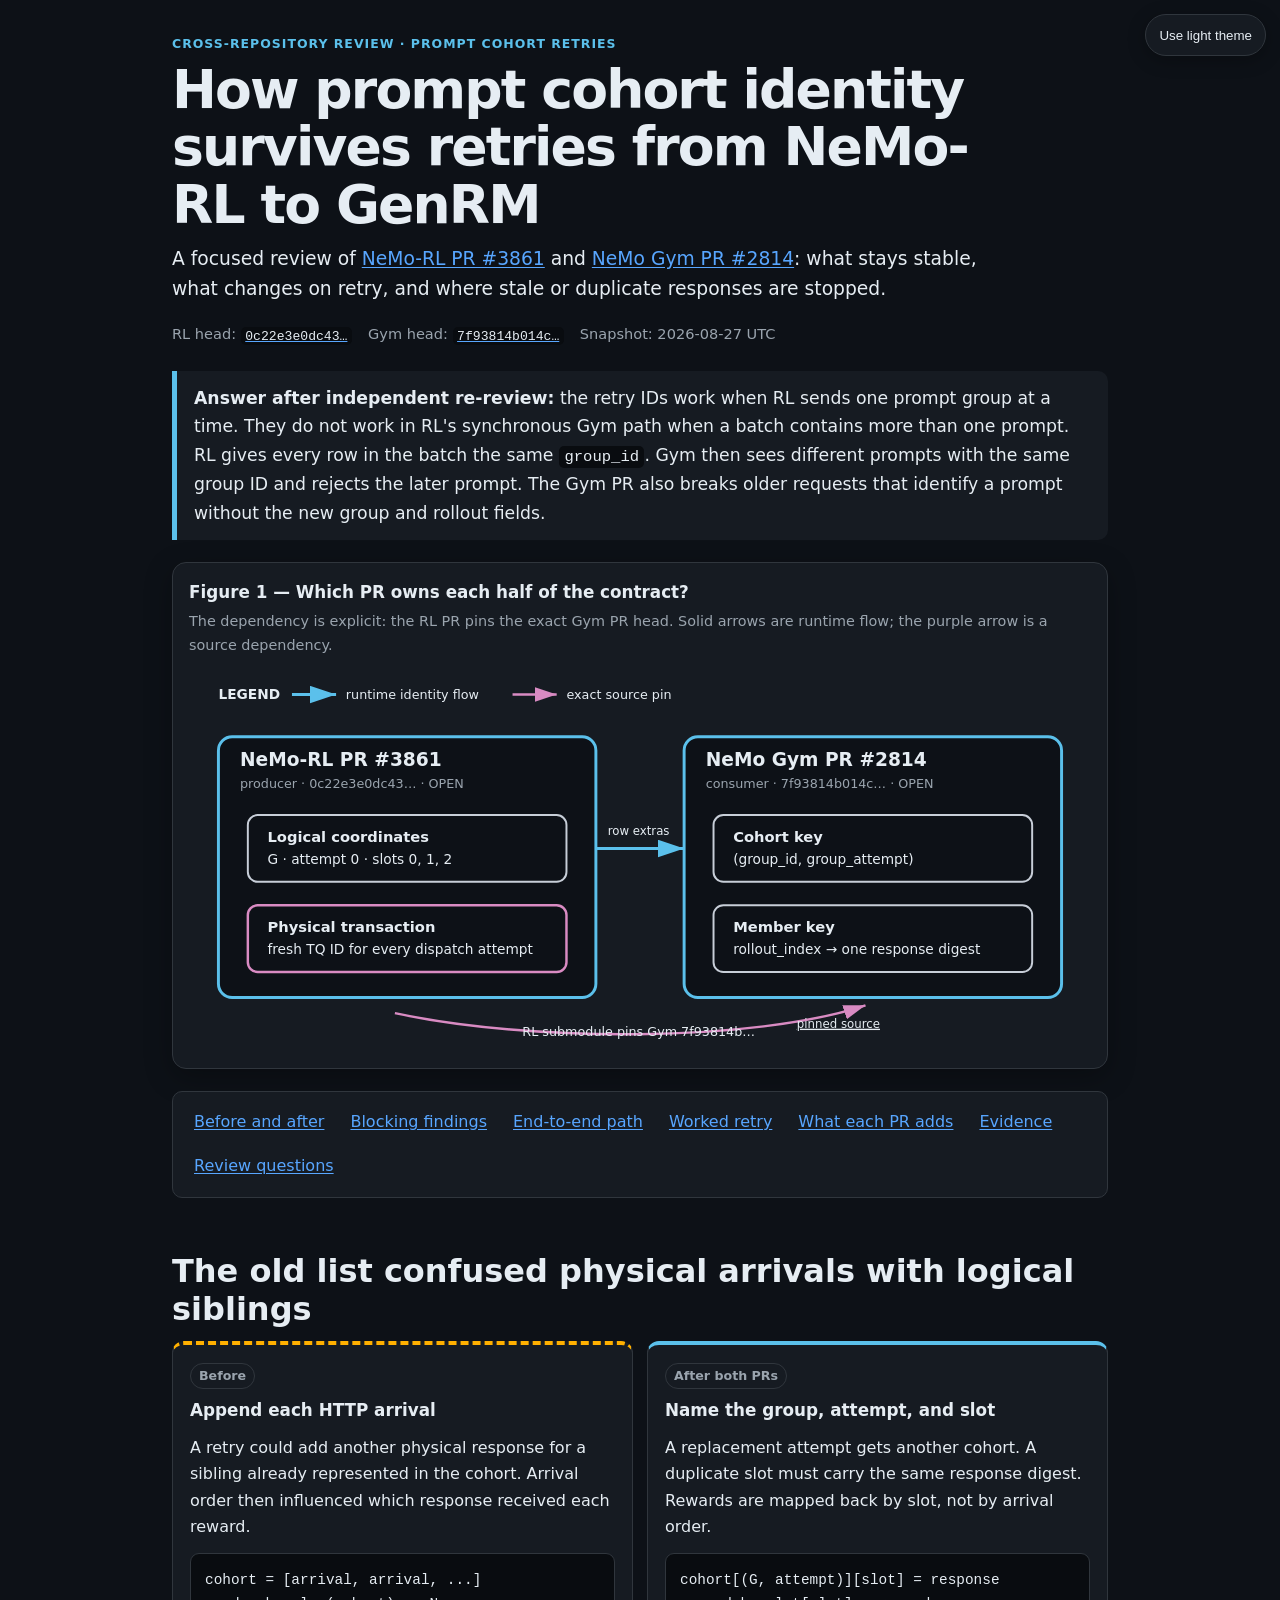
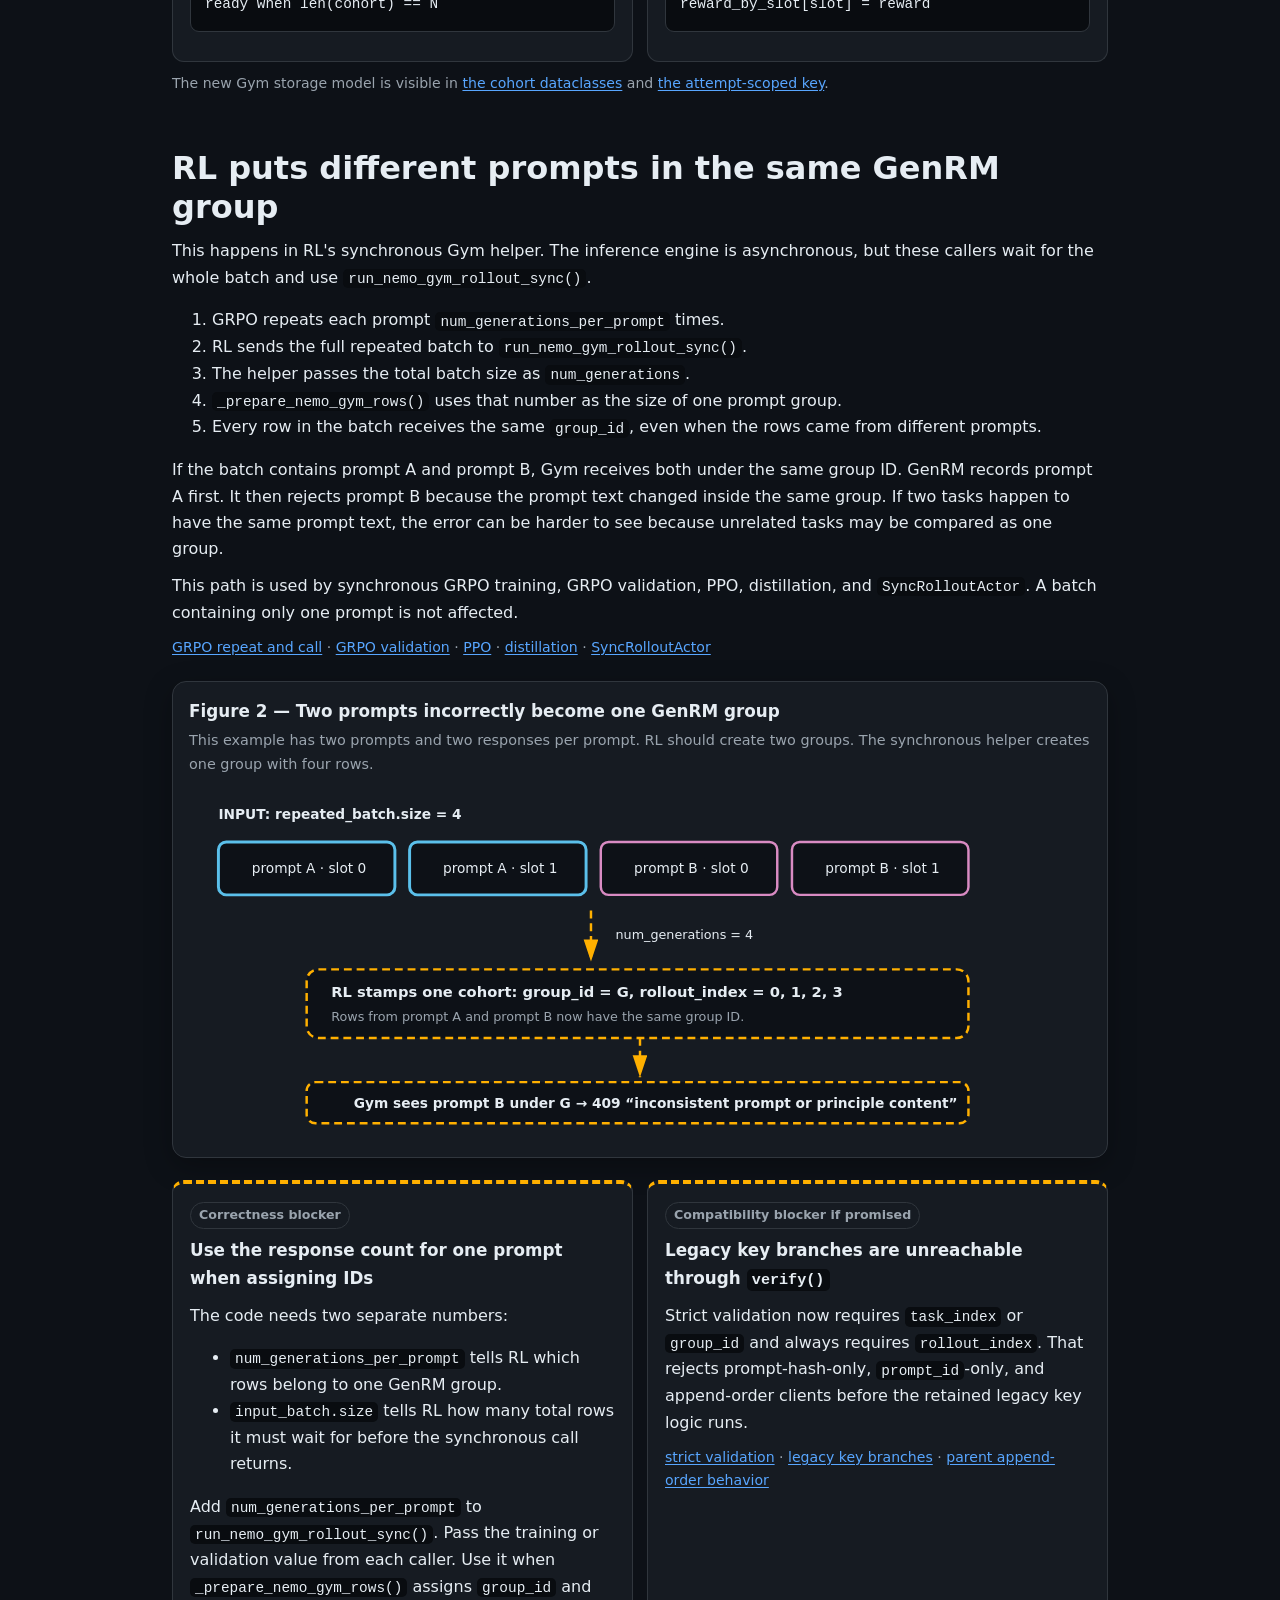
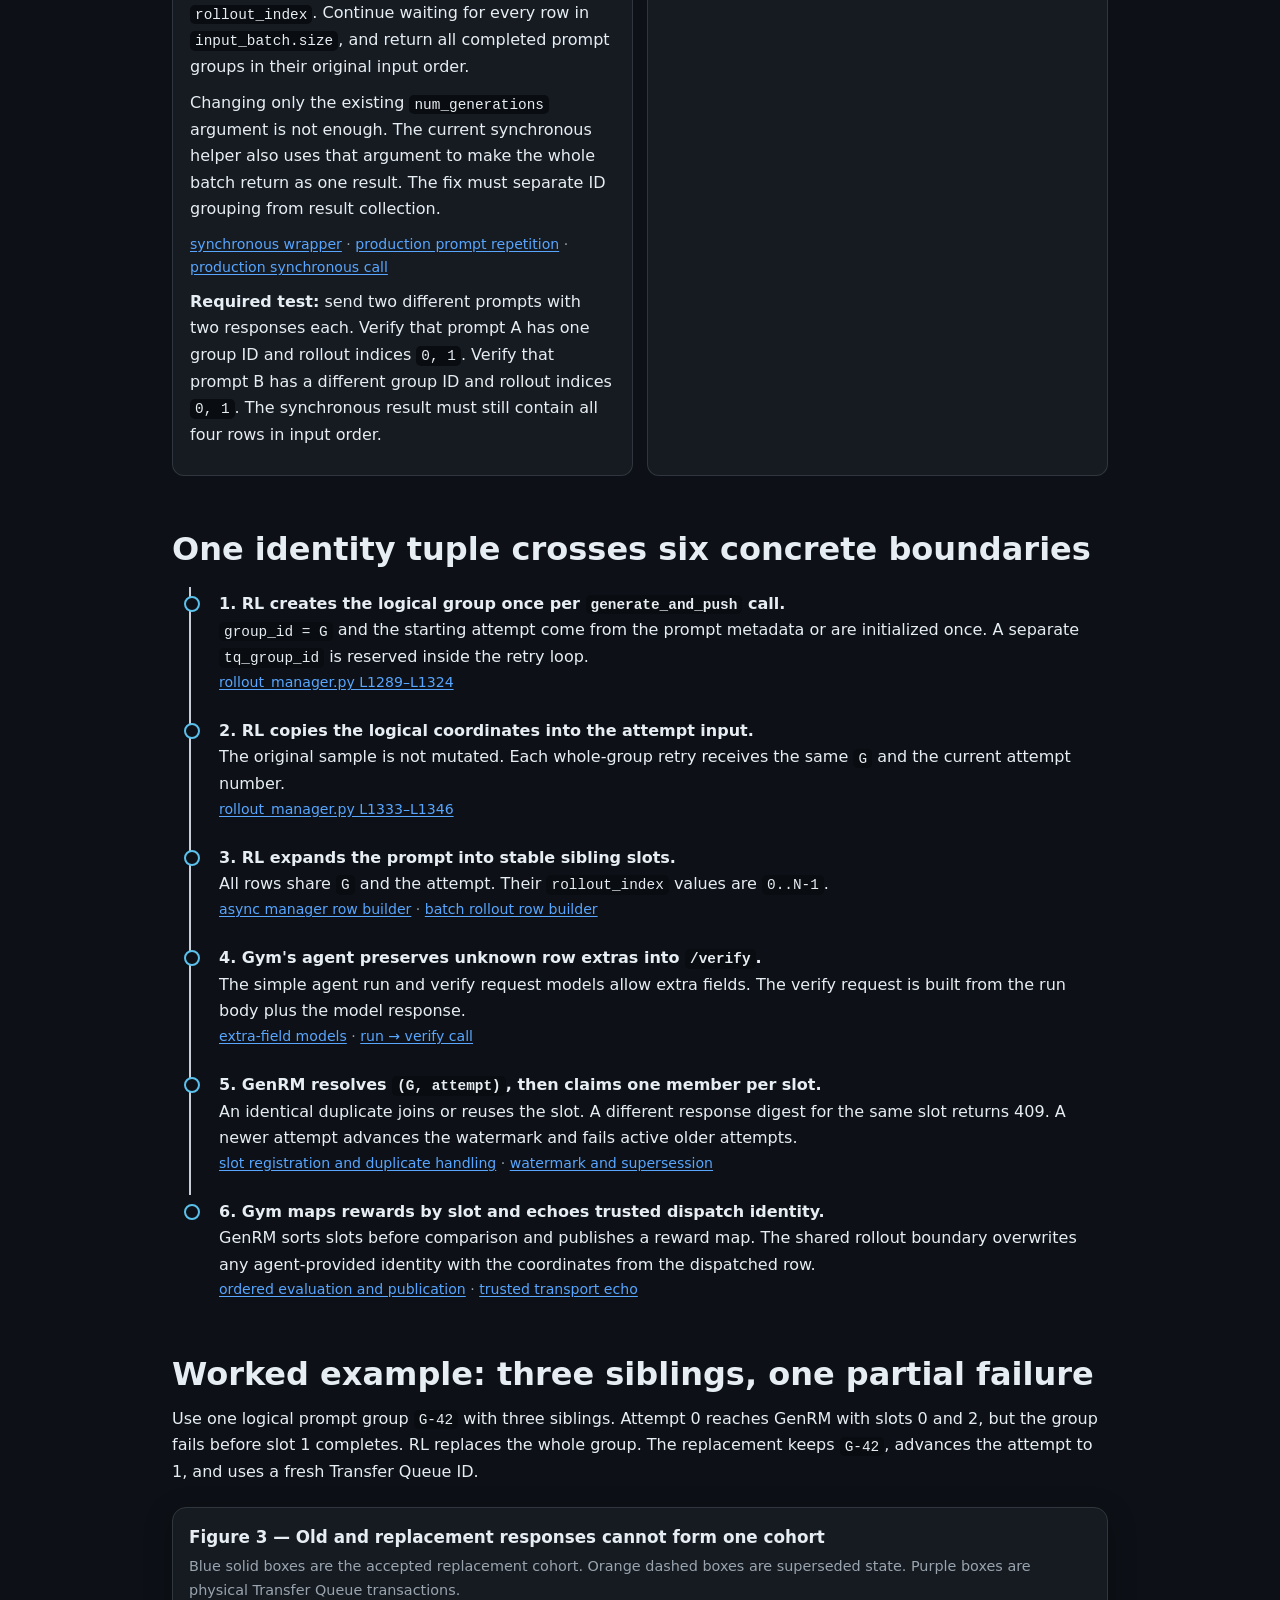
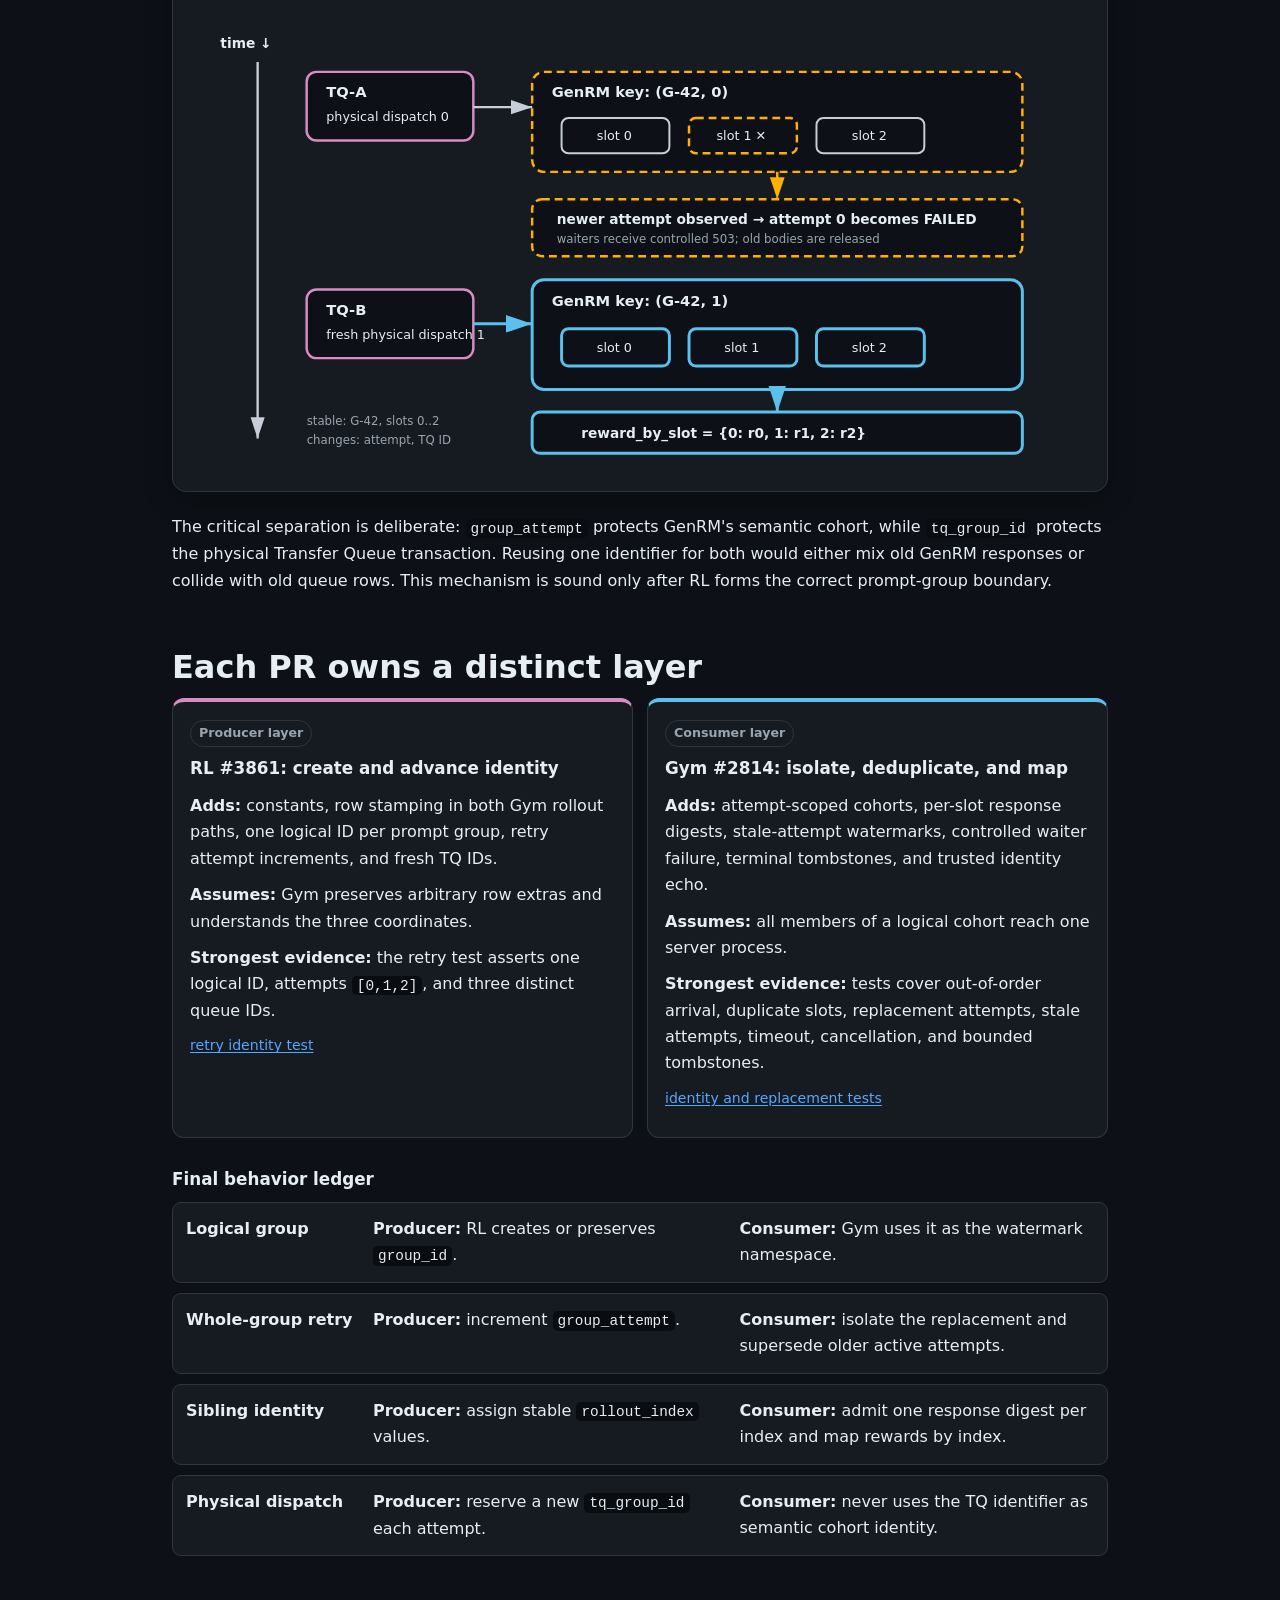
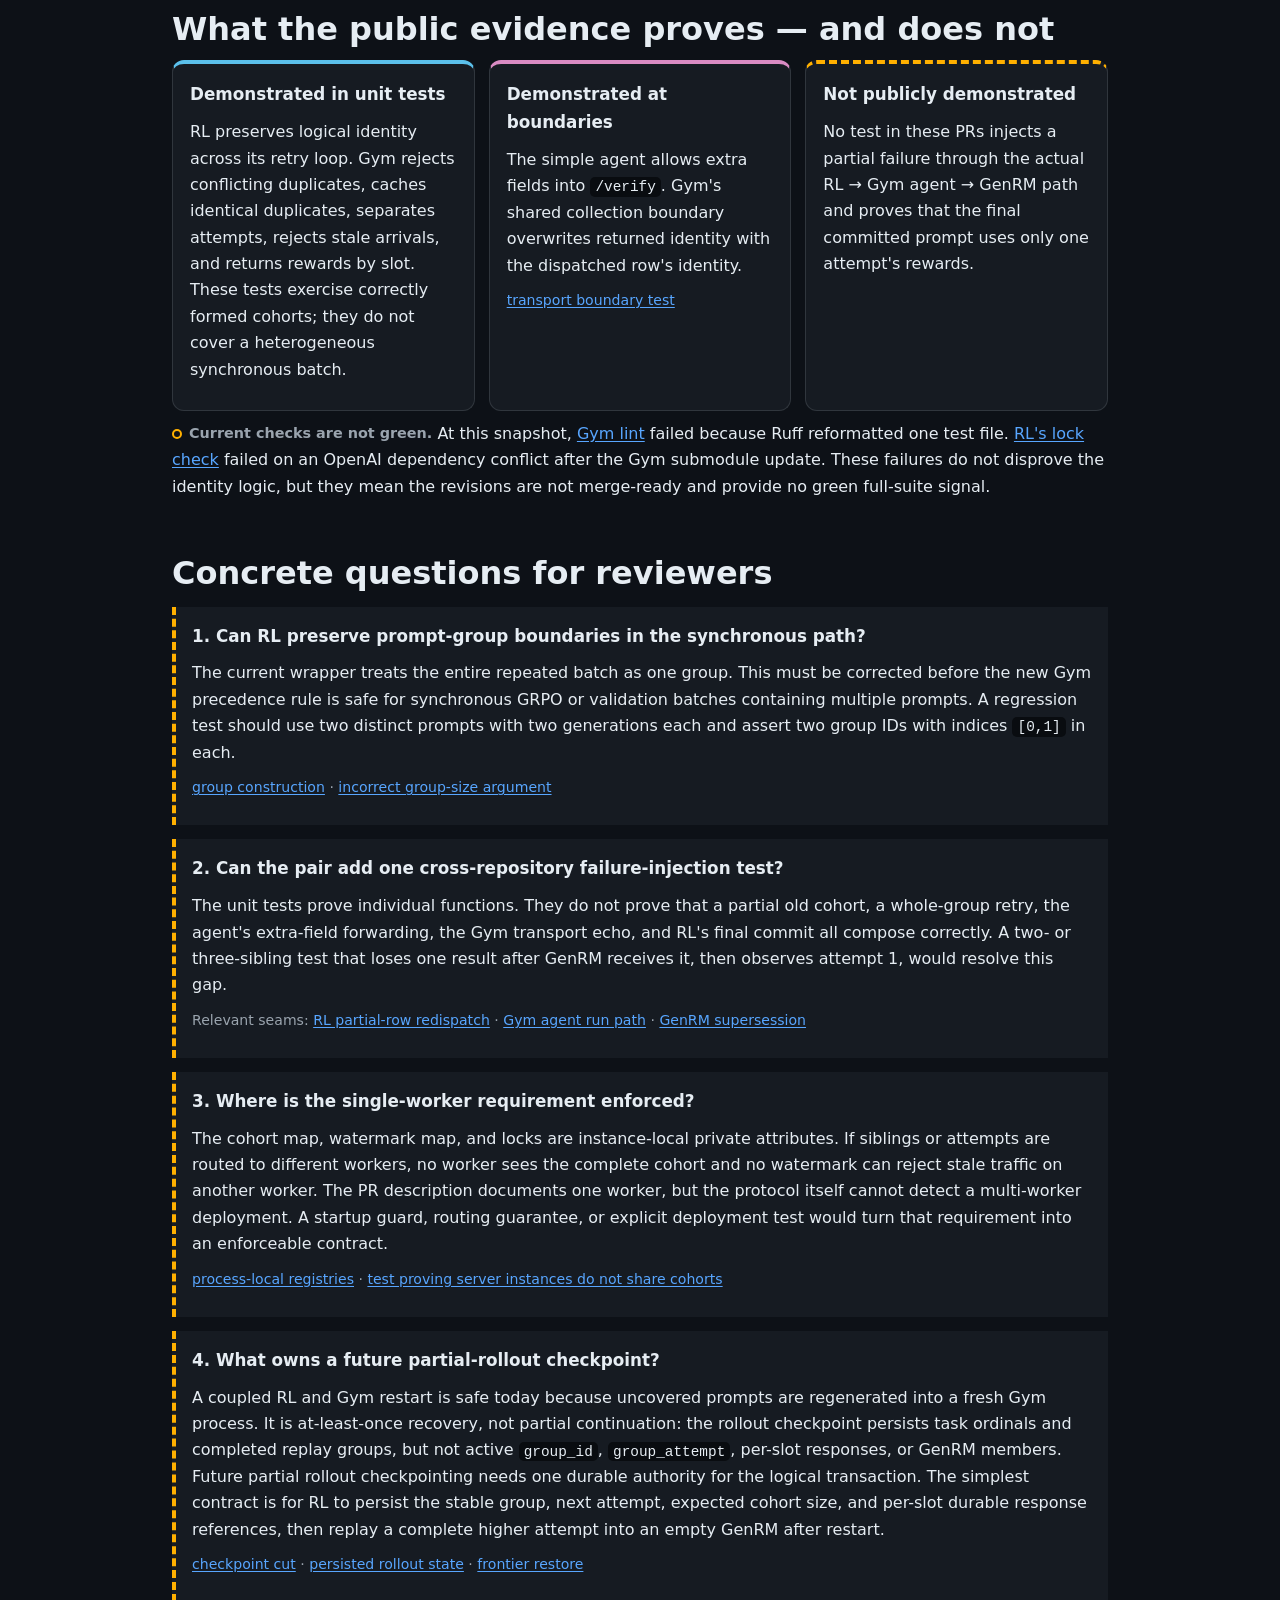
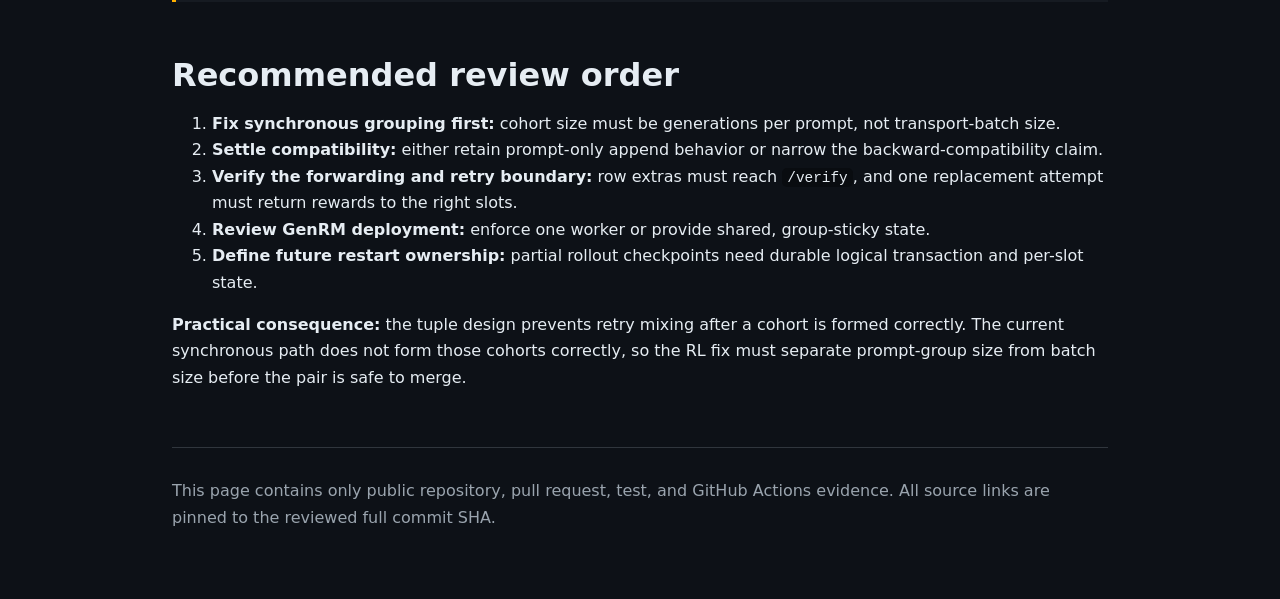
<file: pr-reviews/nvidia-nemo-gym/stacks/pr-2814-3861-prompt-cohort-identity.html>
<!doctype html>
<html lang="en">
<head>
  <meta charset="utf-8">
  <meta name="viewport" content="width=device-width, initial-scale=1">
  <title>How prompt cohort identity survives retries from NeMo-RL to GenRM</title>
  <script>
    (() => {
      try {
        if (localStorage.getItem("engineering-notes-theme") === "light") {
          document.documentElement.dataset.theme = "light";
        }
      } catch {}
    })();
  </script>
  <style>
    :root {
      --bg: #0d1117;
      --surface: #161b22;
      --surface-2: #1c2128;
      --border: #30363d;
      --text: #e6edf3;
      --dim: #9aa4ae;
      --accent: #58a6ff;
      --diagram-ok: #5bc0eb;
      --diagram-problem: #ffb000;
      --diagram-alt: #d98bc3;
      --diagram-neutral: #c7ced8;
      --code-bg: #090c10;
      --shadow: rgba(0, 0, 0, .28);
    }
    :root[data-theme="light"] {
      --bg: #ffffff;
      --surface: #f6f8fa;
      --surface-2: #eef1f4;
      --border: #d0d7de;
      --text: #1f2328;
      --dim: #59636e;
      --accent: #0969da;
      --diagram-ok: #005a8d;
      --diagram-problem: #9a4d00;
      --diagram-alt: #7a3e6d;
      --diagram-neutral: #4b5563;
      --code-bg: #f0f3f6;
      --shadow: rgba(31, 35, 40, .12);
    }
    * { box-sizing: border-box; }
    html { scroll-behavior: smooth; }
    body {
      margin: 0;
      background: var(--bg);
      color: var(--text);
      font: 16px/1.65 system-ui, -apple-system, BlinkMacSystemFont, "Segoe UI", sans-serif;
    }
    a { color: var(--accent); text-decoration: underline; text-underline-offset: 2px; }
    a:hover { text-decoration-thickness: 2px; }
    .wrap { max-width: 980px; margin: 0 auto; padding: 34px 22px 72px; }
    .theme-toggle {
      position: fixed; z-index: 10; top: 14px; right: 14px;
      min-height: 42px; padding: 9px 13px;
      border: 1px solid var(--border); border-radius: 999px;
      color: var(--text); background: var(--surface);
      box-shadow: 0 4px 18px var(--shadow); cursor: pointer;
    }
    h1 { max-width: 850px; margin: 6px 0 10px; font-size: clamp(2rem, 5vw, 3.35rem); line-height: 1.08; letter-spacing: -.035em; }
    h2 { margin: 54px 0 12px; font-size: clamp(1.45rem, 3vw, 2rem); line-height: 1.2; }
    h3 { margin: 0 0 8px; font-size: 1.05rem; }
    p { margin: 10px 0; }
    .eyebrow { color: var(--diagram-ok); font-weight: 750; letter-spacing: .08em; text-transform: uppercase; font-size: .78rem; }
    .lede { max-width: 820px; font-size: 1.17rem; line-height: 1.6; }
    .provenance {
      display: flex; flex-wrap: wrap; gap: 8px 16px; margin: 18px 0 24px;
      color: var(--dim); font-size: .91rem;
    }
    .answer {
      border-left: 5px solid var(--diagram-ok); padding: 13px 17px;
      background: var(--surface); border-radius: 0 10px 10px 0;
      font-size: 1.08rem;
    }
    .figure {
      margin: 22px 0; padding: 16px;
      border: 1px solid var(--border); border-radius: 14px;
      background: var(--surface); box-shadow: 0 8px 28px var(--shadow);
      overflow-x: auto;
    }
    .figure h3 { margin-bottom: 3px; }
    .caption { color: var(--dim); font-size: .9rem; margin: 3px 0 12px; }
    svg { display: block; width: 100%; min-width: 760px; height: auto; }
    svg text { fill: var(--text); font-family: system-ui, sans-serif; }
    svg .dim { fill: var(--dim); }
    svg .box { fill: var(--bg); stroke: var(--diagram-neutral); stroke-width: 2; }
    svg .active { fill: var(--bg); stroke: var(--diagram-ok); stroke-width: 3; }
    svg .physical { fill: var(--bg); stroke: var(--diagram-alt); stroke-width: 2.5; }
    svg .warning { fill: var(--bg); stroke: var(--diagram-problem); stroke-width: 2.5; stroke-dasharray: 8 5; }
    svg .arrow { fill: none; stroke: var(--diagram-neutral); stroke-width: 2.4; marker-end: url(#arrow); }
    svg .ok-arrow { fill: none; stroke: var(--diagram-ok); stroke-width: 3; marker-end: url(#arrow-ok); }
    svg .alt-arrow { fill: none; stroke: var(--diagram-alt); stroke-width: 2.5; marker-end: url(#arrow-alt); }
    svg .dash-arrow { fill: none; stroke: var(--diagram-problem); stroke-width: 2.5; stroke-dasharray: 8 5; marker-end: url(#arrow-warn); }
    .toc {
      display: flex; flex-wrap: wrap; gap: 8px; padding: 12px;
      border: 1px solid var(--border); border-radius: 10px; background: var(--surface);
    }
    .toc a { padding: 5px 9px; }
    .grid-2, .grid-3 { display: grid; gap: 14px; }
    .grid-2 { grid-template-columns: repeat(2, minmax(0, 1fr)); }
    .grid-3 { grid-template-columns: repeat(3, minmax(0, 1fr)); }
    .card {
      padding: 17px; border: 1px solid var(--border); border-radius: 12px; background: var(--surface);
    }
    .card.ok { border-top: 4px solid var(--diagram-ok); }
    .card.alt { border-top: 4px solid var(--diagram-alt); }
    .card.warn { border-top: 4px dashed var(--diagram-problem); }
    .label {
      display: inline-block; padding: 2px 8px; margin-bottom: 8px;
      border: 1px solid var(--border); border-radius: 999px; color: var(--dim); font-size: .79rem; font-weight: 700;
    }
    code {
      padding: .12em .35em; border-radius: 5px;
      color: var(--text); background: var(--code-bg); font-size: .9em;
    }
    pre {
      margin: 12px 0; padding: 14px; overflow-x: auto;
      border: 1px solid var(--border); border-radius: 9px; background: var(--code-bg);
      color: var(--text); line-height: 1.55;
    }
    pre code { padding: 0; background: none; }
    .trace { display: grid; gap: 0; margin: 18px 0; }
    .trace-step {
      position: relative; margin-left: 17px; padding: 4px 0 20px 28px;
      border-left: 2px solid var(--diagram-neutral);
    }
    .trace-step:last-child { border-left-color: transparent; padding-bottom: 0; }
    .trace-step::before {
      content: ""; position: absolute; left: -7px; top: 9px; width: 12px; height: 12px;
      border: 2px solid var(--diagram-ok); border-radius: 50%; background: var(--bg);
    }
    .trace-step strong { display: block; }
    .source { font-size: .88rem; color: var(--dim); }
    .ledger { display: grid; gap: 10px; }
    .ledger-row {
      display: grid; grid-template-columns: 175px 1fr 1fr; gap: 12px;
      padding: 13px; border: 1px solid var(--border); border-radius: 9px; background: var(--surface);
    }
    .ledger-row > :first-child { font-weight: 750; }
    .status {
      display: inline-flex; align-items: center; gap: 7px; color: var(--dim); font-size: .9rem;
    }
    .dot { width: 10px; height: 10px; border: 2px solid var(--diagram-problem); border-radius: 50%; }
    .question { margin: 14px 0; padding: 16px; border-left: 4px dashed var(--diagram-problem); background: var(--surface); }
    .small { color: var(--dim); font-size: .9rem; }
    footer { margin-top: 56px; padding-top: 20px; border-top: 1px solid var(--border); color: var(--dim); }
    @media (max-width: 720px) {
      .wrap { padding: 62px 16px 52px; }
      .grid-2, .grid-3 { grid-template-columns: 1fr; }
      .ledger-row { grid-template-columns: 1fr; gap: 4px; }
      .theme-toggle { top: 10px; right: 10px; }
    }
  </style>
</head>
<body>
  <button class="theme-toggle" type="button" aria-label="Toggle color theme">Use light theme</button>
  <main class="wrap">
    <div class="eyebrow">Cross-repository review · prompt cohort retries</div>
    <h1>How prompt cohort identity survives retries from NeMo-RL to GenRM</h1>
    <p class="lede">A focused review of <a href="https://github.com/NVIDIA-NeMo/RL/pull/3861">NeMo-RL PR #3861</a> and <a href="https://github.com/NVIDIA-NeMo/Gym/pull/2814">NeMo Gym PR #2814</a>: what stays stable, what changes on retry, and where stale or duplicate responses are stopped.</p>
    <div class="provenance">
      <span>RL head: <a href="https://github.com/NVIDIA-NeMo/RL/commit/0c22e3e0dc43b1bc9fc5dd2b8bda5b1790eada4a"><code>0c22e3e0dc43…</code></a></span>
      <span>Gym head: <a href="https://github.com/NVIDIA-NeMo/Gym/commit/7f93814b014cab6826b2f446066b9eba347f114e"><code>7f93814b014c…</code></a></span>
      <span>Snapshot: 2026-08-27 UTC</span>
    </div>

    <div class="answer"><strong>Answer after independent re-review:</strong> the retry IDs work when RL sends one prompt group at a time. They do not work in RL's synchronous Gym path when a batch contains more than one prompt. RL gives every row in the batch the same <code>group_id</code>. Gym then sees different prompts with the same group ID and rejects the later prompt. The Gym PR also breaks older requests that identify a prompt without the new group and rollout fields.</div>

    <div class="figure">
      <h3>Figure 1 — Which PR owns each half of the contract?</h3>
      <p class="caption">The dependency is explicit: the RL PR pins the exact Gym PR head. Solid arrows are runtime flow; the purple arrow is a source dependency.</p>
      <svg viewBox="0 0 920 390" role="img" aria-labelledby="fig1-title fig1-desc">
        <title id="fig1-title">Cross-repository retry identity flow</title>
        <desc id="fig1-desc">NeMo-RL creates stable logical coordinates and fresh Transfer Queue IDs. Gym forwards the coordinates and GenRM isolates attempts and slots. RL pins the Gym PR commit.</desc>
        <defs>
          <marker id="arrow" markerWidth="10" markerHeight="10" refX="9" refY="3" orient="auto"><path d="M0,0 L0,6 L9,3 z" fill="var(--diagram-neutral)"/></marker>
          <marker id="arrow-ok" markerWidth="10" markerHeight="10" refX="9" refY="3" orient="auto"><path d="M0,0 L0,6 L9,3 z" fill="var(--diagram-ok)"/></marker>
          <marker id="arrow-alt" markerWidth="10" markerHeight="10" refX="9" refY="3" orient="auto"><path d="M0,0 L0,6 L9,3 z" fill="var(--diagram-alt)"/></marker>
          <marker id="arrow-warn" markerWidth="10" markerHeight="10" refX="9" refY="3" orient="auto"><path d="M0,0 L0,6 L9,3 z" fill="var(--diagram-problem)"/></marker>
        </defs>
        <text x="30" y="30" font-size="14" font-weight="700">LEGEND</text>
        <line x1="105" y1="25" x2="150" y2="25" class="ok-arrow"/><text x="160" y="30" font-size="13">runtime identity flow</text>
        <line x1="330" y1="25" x2="375" y2="25" class="alt-arrow"/><text x="385" y="30" font-size="13">exact source pin</text>
        <rect x="30" y="68" width="385" height="266" rx="14" class="active"/>
        <text x="52" y="98" font-size="19" font-weight="750">NeMo-RL PR #3861</text>
        <text x="52" y="120" font-size="13" class="dim">producer · 0c22e3e0dc43… · OPEN</text>
        <rect x="60" y="148" width="325" height="68" rx="10" class="box"/>
        <text x="80" y="175" font-size="15" font-weight="700">Logical coordinates</text>
        <text x="80" y="198" font-size="14">G · attempt 0 · slots 0, 1, 2</text>
        <rect x="60" y="240" width="325" height="68" rx="10" class="physical"/>
        <text x="80" y="267" font-size="15" font-weight="700">Physical transaction</text>
        <text x="80" y="290" font-size="14">fresh TQ ID for every dispatch attempt</text>
        <rect x="505" y="68" width="385" height="266" rx="14" class="active"/>
        <text x="527" y="98" font-size="19" font-weight="750">NeMo Gym PR #2814</text>
        <text x="527" y="120" font-size="13" class="dim">consumer · 7f93814b014c… · OPEN</text>
        <rect x="535" y="148" width="325" height="68" rx="10" class="box"/>
        <text x="555" y="175" font-size="15" font-weight="700">Cohort key</text>
        <text x="555" y="198" font-size="14">(group_id, group_attempt)</text>
        <rect x="535" y="240" width="325" height="68" rx="10" class="box"/>
        <text x="555" y="267" font-size="15" font-weight="700">Member key</text>
        <text x="555" y="290" font-size="14">rollout_index → one response digest</text>
        <path d="M415 182 C448 182 472 182 505 182" class="ok-arrow"/>
        <text x="427" y="168" font-size="12">row extras</text>
        <path d="M210 350 C350 380 575 380 690 342" class="alt-arrow"/>
        <text x="340" y="373" font-size="13">RL submodule pins Gym 7f93814b…</text>
        <a href="https://github.com/NVIDIA-NeMo/RL/blob/0c22e3e0dc43b1bc9fc5dd2b8bda5b1790eada4a/3rdparty/Gym-workspace/Gym#L1">
          <text x="620" y="365" font-size="12" text-decoration="underline">pinned source</text>
        </a>
      </svg>
    </div>

    <nav class="toc" aria-label="Page sections">
      <a href="#before-after">Before and after</a>
      <a href="#blocking-findings">Blocking findings</a>
      <a href="#path">End-to-end path</a>
      <a href="#worked-example">Worked retry</a>
      <a href="#layers">What each PR adds</a>
      <a href="#evidence">Evidence</a>
      <a href="#questions">Review questions</a>
    </nav>

    <section id="before-after">
      <h2>The old list confused physical arrivals with logical siblings</h2>
      <div class="grid-2">
        <article class="card warn">
          <span class="label">Before</span>
          <h3>Append each HTTP arrival</h3>
          <p>A retry could add another physical response for a sibling already represented in the cohort. Arrival order then influenced which response received each reward.</p>
          <pre><code>cohort = [arrival, arrival, ...]
ready when len(cohort) == N</code></pre>
        </article>
        <article class="card ok">
          <span class="label">After both PRs</span>
          <h3>Name the group, attempt, and slot</h3>
          <p>A replacement attempt gets another cohort. A duplicate slot must carry the same response digest. Rewards are mapped back by slot, not by arrival order.</p>
          <pre><code>cohort[(G, attempt)][slot] = response
reward_by_slot[slot] = reward</code></pre>
        </article>
      </div>
      <p class="source">The new Gym storage model is visible in <a href="https://github.com/NVIDIA-NeMo/Gym/blob/7f93814b014cab6826b2f446066b9eba347f114e/resources_servers/genrm_compare/app.py#L90-L128">the cohort dataclasses</a> and <a href="https://github.com/NVIDIA-NeMo/Gym/blob/7f93814b014cab6826b2f446066b9eba347f114e/resources_servers/genrm_compare/app.py#L679-L695">the attempt-scoped key</a>.</p>
    </section>

    <section id="blocking-findings">
      <h2>RL puts different prompts in the same GenRM group</h2>
      <p>This happens in RL's synchronous Gym helper. The inference engine is asynchronous, but these callers wait for the whole batch and use <code>run_nemo_gym_rollout_sync()</code>.</p>
      <ol>
        <li>GRPO repeats each prompt <code>num_generations_per_prompt</code> times.</li>
        <li>RL sends the full repeated batch to <code>run_nemo_gym_rollout_sync()</code>.</li>
        <li>The helper passes the total batch size as <code>num_generations</code>.</li>
        <li><code>_prepare_nemo_gym_rows()</code> uses that number as the size of one prompt group.</li>
        <li>Every row in the batch receives the same <code>group_id</code>, even when the rows came from different prompts.</li>
      </ol>
      <p>If the batch contains prompt A and prompt B, Gym receives both under the same group ID. GenRM records prompt A first. It then rejects prompt B because the prompt text changed inside the same group. If two tasks happen to have the same prompt text, the error can be harder to see because unrelated tasks may be compared as one group.</p>
      <p>This path is used by synchronous GRPO training, GRPO validation, PPO, distillation, and <code>SyncRolloutActor</code>. A batch containing only one prompt is not affected.</p>
      <p class="source"><a href="https://github.com/NVIDIA-NeMo/RL/blob/0c22e3e0dc43b1bc9fc5dd2b8bda5b1790eada4a/nemo_rl/algorithms/grpo.py#L2977-L3103">GRPO repeat and call</a> · <a href="https://github.com/NVIDIA-NeMo/RL/blob/0c22e3e0dc43b1bc9fc5dd2b8bda5b1790eada4a/nemo_rl/algorithms/grpo.py#L3977-L4024">GRPO validation</a> · <a href="https://github.com/NVIDIA-NeMo/RL/blob/0c22e3e0dc43b1bc9fc5dd2b8bda5b1790eada4a/nemo_rl/algorithms/ppo.py#L1379-L1393">PPO</a> · <a href="https://github.com/NVIDIA-NeMo/RL/blob/0c22e3e0dc43b1bc9fc5dd2b8bda5b1790eada4a/nemo_rl/algorithms/distillation.py#L803-L820">distillation</a> · <a href="https://github.com/NVIDIA-NeMo/RL/blob/0c22e3e0dc43b1bc9fc5dd2b8bda5b1790eada4a/nemo_rl/experience/sync_rollout_actor.py#L245-L259">SyncRolloutActor</a></p>
      <div class="figure">
        <h3>Figure 2 — Two prompts incorrectly become one GenRM group</h3>
        <p class="caption">This example has two prompts and two responses per prompt. RL should create two groups. The synchronous helper creates one group with four rows.</p>
        <svg viewBox="0 0 920 360" role="img" aria-labelledby="fig-sync-title fig-sync-desc">
          <title id="fig-sync-title">Synchronous heterogeneous batch grouping bug</title>
          <desc id="fig-sync-desc">Four rows from two prompts should form two groups. Passing batch size four as num_generations assigns all four one group ID, and Gym rejects the second prompt because its content differs.</desc>
          <defs>
            <marker id="arrow-sync" markerWidth="10" markerHeight="10" refX="9" refY="3" orient="auto"><path d="M0,0 L0,6 L9,3 z" fill="var(--diagram-problem)"/></marker>
          </defs>
          <text x="30" y="32" font-size="14" font-weight="700">INPUT: repeated_batch.size = 4</text>
          <rect x="30" y="55" width="180" height="54" rx="8" class="active"/><text x="64" y="87" font-size="14">prompt A · slot 0</text>
          <rect x="225" y="55" width="180" height="54" rx="8" class="active"/><text x="259" y="87" font-size="14">prompt A · slot 1</text>
          <rect x="420" y="55" width="180" height="54" rx="8" class="physical"/><text x="454" y="87" font-size="14">prompt B · slot 0</text>
          <rect x="615" y="55" width="180" height="54" rx="8" class="physical"/><text x="649" y="87" font-size="14">prompt B · slot 1</text>
          <path d="M410 125 L410 177" class="dash-arrow"/>
          <text x="435" y="154" font-size="13">num_generations = 4</text>
          <rect x="120" y="185" width="675" height="70" rx="12" class="warning"/>
          <text x="145" y="213" font-size="15" font-weight="700">RL stamps one cohort: group_id = G, rollout_index = 0, 1, 2, 3</text>
          <text x="145" y="238" font-size="13" class="dim">Rows from prompt A and prompt B now have the same group ID.</text>
          <path d="M460 255 L460 295" class="dash-arrow"/>
          <rect x="120" y="300" width="675" height="42" rx="9" class="warning"/>
          <text x="168" y="326" font-size="14" font-weight="700">Gym sees prompt B under G → 409 “inconsistent prompt or principle content”</text>
        </svg>
      </div>
      <div class="grid-2">
        <article class="card warn">
          <span class="label">Correctness blocker</span>
          <h3>Use the response count for one prompt when assigning IDs</h3>
          <p>The code needs two separate numbers:</p>
          <ul>
            <li><code>num_generations_per_prompt</code> tells RL which rows belong to one GenRM group.</li>
            <li><code>input_batch.size</code> tells RL how many total rows it must wait for before the synchronous call returns.</li>
          </ul>
          <p>Add <code>num_generations_per_prompt</code> to <code>run_nemo_gym_rollout_sync()</code>. Pass the training or validation value from each caller. Use it when <code>_prepare_nemo_gym_rows()</code> assigns <code>group_id</code> and <code>rollout_index</code>. Continue waiting for every row in <code>input_batch.size</code>, and return all completed prompt groups in their original input order.</p>
          <p>Changing only the existing <code>num_generations</code> argument is not enough. The current synchronous helper also uses that argument to make the whole batch return as one result. The fix must separate ID grouping from result collection.</p>
          <p class="source"><a href="https://github.com/NVIDIA-NeMo/RL/blob/0c22e3e0dc43b1bc9fc5dd2b8bda5b1790eada4a/nemo_rl/experience/rollouts.py#L2595-L2674">synchronous wrapper</a> · <a href="https://github.com/NVIDIA-NeMo/RL/blob/0c22e3e0dc43b1bc9fc5dd2b8bda5b1790eada4a/nemo_rl/algorithms/grpo.py#L2977-L2985">production prompt repetition</a> · <a href="https://github.com/NVIDIA-NeMo/RL/blob/0c22e3e0dc43b1bc9fc5dd2b8bda5b1790eada4a/nemo_rl/algorithms/grpo.py#L3065-L3103">production synchronous call</a></p>
          <p><strong>Required test:</strong> send two different prompts with two responses each. Verify that prompt A has one group ID and rollout indices <code>0, 1</code>. Verify that prompt B has a different group ID and rollout indices <code>0, 1</code>. The synchronous result must still contain all four rows in input order.</p>
        </article>
        <article class="card warn">
          <span class="label">Compatibility blocker if promised</span>
          <h3>Legacy key branches are unreachable through <code>verify()</code></h3>
          <p>Strict validation now requires <code>task_index</code> or <code>group_id</code> and always requires <code>rollout_index</code>. That rejects prompt-hash-only, <code>prompt_id</code>-only, and append-order clients before the retained legacy key logic runs.</p>
          <p class="source"><a href="https://github.com/NVIDIA-NeMo/Gym/blob/7f93814b014cab6826b2f446066b9eba347f114e/resources_servers/genrm_compare/app.py#L399-L413">strict validation</a> · <a href="https://github.com/NVIDIA-NeMo/Gym/blob/7f93814b014cab6826b2f446066b9eba347f114e/resources_servers/genrm_compare/app.py#L679-L696">legacy key branches</a> · <a href="https://github.com/NVIDIA-NeMo/Gym/blob/5bf22a09f8cd18f52c4ba55082f53c4478c2f772/resources_servers/genrm_compare/app.py#L203-L292">parent append-order behavior</a></p>
        </article>
      </div>
    </section>

    <section id="path">
      <h2>One identity tuple crosses six concrete boundaries</h2>
      <div class="trace">
        <div class="trace-step">
          <strong>1. RL creates the logical group once per <code>generate_and_push</code> call.</strong>
          <span><code>group_id = G</code> and the starting attempt come from the prompt metadata or are initialized once. A separate <code>tq_group_id</code> is reserved inside the retry loop.</span>
          <div class="source"><a href="https://github.com/NVIDIA-NeMo/RL/blob/0c22e3e0dc43b1bc9fc5dd2b8bda5b1790eada4a/nemo_rl/experience/rollout_manager.py#L1289-L1324">rollout_manager.py L1289–L1324</a></div>
        </div>
        <div class="trace-step">
          <strong>2. RL copies the logical coordinates into the attempt input.</strong>
          <span>The original sample is not mutated. Each whole-group retry receives the same <code>G</code> and the current attempt number.</span>
          <div class="source"><a href="https://github.com/NVIDIA-NeMo/RL/blob/0c22e3e0dc43b1bc9fc5dd2b8bda5b1790eada4a/nemo_rl/experience/rollout_manager.py#L1333-L1346">rollout_manager.py L1333–L1346</a></div>
        </div>
        <div class="trace-step">
          <strong>3. RL expands the prompt into stable sibling slots.</strong>
          <span>All rows share <code>G</code> and the attempt. Their <code>rollout_index</code> values are <code>0..N-1</code>.</span>
          <div class="source"><a href="https://github.com/NVIDIA-NeMo/RL/blob/0c22e3e0dc43b1bc9fc5dd2b8bda5b1790eada4a/nemo_rl/experience/rollout_manager.py#L866-L885">async manager row builder</a> · <a href="https://github.com/NVIDIA-NeMo/RL/blob/0c22e3e0dc43b1bc9fc5dd2b8bda5b1790eada4a/nemo_rl/experience/rollouts.py#L2260-L2329">batch rollout row builder</a></div>
        </div>
        <div class="trace-step">
          <strong>4. Gym's agent preserves unknown row extras into <code>/verify</code>.</strong>
          <span>The simple agent run and verify request models allow extra fields. The verify request is built from the run body plus the model response.</span>
          <div class="source"><a href="https://github.com/NVIDIA-NeMo/Gym/blob/7f93814b014cab6826b2f446066b9eba347f114e/responses_api_agents/simple_agent/app.py#L65-L74">extra-field models</a> · <a href="https://github.com/NVIDIA-NeMo/Gym/blob/7f93814b014cab6826b2f446066b9eba347f114e/responses_api_agents/simple_agent/app.py#L277-L352">run → verify call</a></div>
        </div>
        <div class="trace-step">
          <strong>5. GenRM resolves <code>(G, attempt)</code>, then claims one member per slot.</strong>
          <span>An identical duplicate joins or reuses the slot. A different response digest for the same slot returns 409. A newer attempt advances the watermark and fails active older attempts.</span>
          <div class="source"><a href="https://github.com/NVIDIA-NeMo/Gym/blob/7f93814b014cab6826b2f446066b9eba347f114e/resources_servers/genrm_compare/app.py#L288-L386">slot registration and duplicate handling</a> · <a href="https://github.com/NVIDIA-NeMo/Gym/blob/7f93814b014cab6826b2f446066b9eba347f114e/resources_servers/genrm_compare/app.py#L415-L494">watermark and supersession</a></div>
        </div>
        <div class="trace-step">
          <strong>6. Gym maps rewards by slot and echoes trusted dispatch identity.</strong>
          <span>GenRM sorts slots before comparison and publishes a reward map. The shared rollout boundary overwrites any agent-provided identity with the coordinates from the dispatched row.</span>
          <div class="source"><a href="https://github.com/NVIDIA-NeMo/Gym/blob/7f93814b014cab6826b2f446066b9eba347f114e/resources_servers/genrm_compare/app.py#L537-L606">ordered evaluation and publication</a> · <a href="https://github.com/NVIDIA-NeMo/Gym/blob/7f93814b014cab6826b2f446066b9eba347f114e/nemo_gym/rollout_collection.py#L1490-L1516">trusted transport echo</a></div>
        </div>
      </div>
    </section>

    <section id="worked-example">
      <h2>Worked example: three siblings, one partial failure</h2>
      <p>Use one logical prompt group <code>G-42</code> with three siblings. Attempt 0 reaches GenRM with slots 0 and 2, but the group fails before slot 1 completes. RL replaces the whole group. The replacement keeps <code>G-42</code>, advances the attempt to 1, and uses a fresh Transfer Queue ID.</p>
      <div class="figure">
        <h3>Figure 3 — Old and replacement responses cannot form one cohort</h3>
        <p class="caption">Blue solid boxes are the accepted replacement cohort. Orange dashed boxes are superseded state. Purple boxes are physical Transfer Queue transactions.</p>
        <svg viewBox="0 0 920 470" role="img" aria-labelledby="fig2-title fig2-desc">
          <title id="fig2-title">Retry timeline for a three-member prompt cohort</title>
          <desc id="fig2-desc">Attempt zero partially arrives under group G-42 and TQ-A. Attempt one uses the same logical group, a new attempt number, and TQ-B. GenRM fails attempt zero and accepts all three slots in attempt one.</desc>
          <defs>
            <marker id="arrow2" markerWidth="10" markerHeight="10" refX="9" refY="3" orient="auto"><path d="M0,0 L0,6 L9,3 z" fill="var(--diagram-neutral)"/></marker>
            <marker id="arrow2ok" markerWidth="10" markerHeight="10" refX="9" refY="3" orient="auto"><path d="M0,0 L0,6 L9,3 z" fill="var(--diagram-ok)"/></marker>
            <marker id="arrow2warn" markerWidth="10" markerHeight="10" refX="9" refY="3" orient="auto"><path d="M0,0 L0,6 L9,3 z" fill="var(--diagram-problem)"/></marker>
          </defs>
          <text x="32" y="34" font-size="14" font-weight="700">time ↓</text>
          <line x1="70" y1="48" x2="70" y2="432" class="arrow"/>
          <rect x="120" y="58" width="170" height="70" rx="10" class="physical"/>
          <text x="140" y="84" font-size="15" font-weight="700">TQ-A</text>
          <text x="140" y="108" font-size="13">physical dispatch 0</text>
          <rect x="350" y="58" width="500" height="102" rx="12" class="warning"/>
          <text x="370" y="84" font-size="15" font-weight="700">GenRM key: (G-42, 0)</text>
          <rect x="380" y="105" width="110" height="36" rx="7" class="box"/><text x="416" y="128" font-size="13">slot 0</text>
          <rect x="510" y="105" width="110" height="36" rx="7" class="warning"/><text x="538" y="128" font-size="13">slot 1 ✕</text>
          <rect x="640" y="105" width="110" height="36" rx="7" class="box"/><text x="676" y="128" font-size="13">slot 2</text>
          <path d="M290 94 L350 94" class="arrow"/>
          <rect x="350" y="188" width="500" height="58" rx="10" class="warning"/>
          <text x="375" y="213" font-size="14" font-weight="700">newer attempt observed → attempt 0 becomes FAILED</text>
          <text x="375" y="233" font-size="12" class="dim">waiters receive controlled 503; old bodies are released</text>
          <path d="M600 160 L600 188" class="dash-arrow"/>
          <rect x="120" y="280" width="170" height="70" rx="10" class="physical"/>
          <text x="140" y="306" font-size="15" font-weight="700">TQ-B</text>
          <text x="140" y="330" font-size="13">fresh physical dispatch 1</text>
          <rect x="350" y="270" width="500" height="112" rx="12" class="active"/>
          <text x="370" y="297" font-size="15" font-weight="700">GenRM key: (G-42, 1)</text>
          <rect x="380" y="320" width="110" height="38" rx="7" class="active"/><text x="416" y="344" font-size="13">slot 0</text>
          <rect x="510" y="320" width="110" height="38" rx="7" class="active"/><text x="546" y="344" font-size="13">slot 1</text>
          <rect x="640" y="320" width="110" height="38" rx="7" class="active"/><text x="676" y="344" font-size="13">slot 2</text>
          <path d="M290 315 L350 315" class="ok-arrow"/>
          <rect x="350" y="405" width="500" height="42" rx="8" class="active"/>
          <text x="400" y="431" font-size="14" font-weight="700">reward_by_slot = {0: r0, 1: r1, 2: r2}</text>
          <path d="M600 382 L600 405" class="ok-arrow"/>
          <text x="120" y="418" font-size="12" class="dim">stable: G-42, slots 0..2</text>
          <text x="120" y="438" font-size="12" class="dim">changes: attempt, TQ ID</text>
        </svg>
      </div>
      <p>The critical separation is deliberate: <code>group_attempt</code> protects GenRM's semantic cohort, while <code>tq_group_id</code> protects the physical Transfer Queue transaction. Reusing one identifier for both would either mix old GenRM responses or collide with old queue rows. This mechanism is sound only after RL forms the correct prompt-group boundary.</p>
    </section>

    <section id="layers">
      <h2>Each PR owns a distinct layer</h2>
      <div class="grid-2">
        <article class="card alt">
          <span class="label">Producer layer</span>
          <h3>RL #3861: create and advance identity</h3>
          <p><strong>Adds:</strong> constants, row stamping in both Gym rollout paths, one logical ID per prompt group, retry attempt increments, and fresh TQ IDs.</p>
          <p><strong>Assumes:</strong> Gym preserves arbitrary row extras and understands the three coordinates.</p>
          <p><strong>Strongest evidence:</strong> the retry test asserts one logical ID, attempts <code>[0,1,2]</code>, and three distinct queue IDs.</p>
          <p class="source"><a href="https://github.com/NVIDIA-NeMo/RL/blob/0c22e3e0dc43b1bc9fc5dd2b8bda5b1790eada4a/tests/unit/experience/test_rollout_redispatch.py#L153-L193">retry identity test</a></p>
        </article>
        <article class="card ok">
          <span class="label">Consumer layer</span>
          <h3>Gym #2814: isolate, deduplicate, and map</h3>
          <p><strong>Adds:</strong> attempt-scoped cohorts, per-slot response digests, stale-attempt watermarks, controlled waiter failure, terminal tombstones, and trusted identity echo.</p>
          <p><strong>Assumes:</strong> all members of a logical cohort reach one server process.</p>
          <p><strong>Strongest evidence:</strong> tests cover out-of-order arrival, duplicate slots, replacement attempts, stale attempts, timeout, cancellation, and bounded tombstones.</p>
          <p class="source"><a href="https://github.com/NVIDIA-NeMo/Gym/blob/7f93814b014cab6826b2f446066b9eba347f114e/resources_servers/genrm_compare/tests/test_app.py#L450-L711">identity and replacement tests</a></p>
        </article>
      </div>

      <h3 style="margin-top:28px">Final behavior ledger</h3>
      <div class="ledger">
        <div class="ledger-row">
          <div>Logical group</div>
          <div><strong>Producer:</strong> RL creates or preserves <code>group_id</code>.</div>
          <div><strong>Consumer:</strong> Gym uses it as the watermark namespace.</div>
        </div>
        <div class="ledger-row">
          <div>Whole-group retry</div>
          <div><strong>Producer:</strong> increment <code>group_attempt</code>.</div>
          <div><strong>Consumer:</strong> isolate the replacement and supersede older active attempts.</div>
        </div>
        <div class="ledger-row">
          <div>Sibling identity</div>
          <div><strong>Producer:</strong> assign stable <code>rollout_index</code> values.</div>
          <div><strong>Consumer:</strong> admit one response digest per index and map rewards by index.</div>
        </div>
        <div class="ledger-row">
          <div>Physical dispatch</div>
          <div><strong>Producer:</strong> reserve a new <code>tq_group_id</code> each attempt.</div>
          <div><strong>Consumer:</strong> never uses the TQ identifier as semantic cohort identity.</div>
        </div>
      </div>
    </section>

    <section id="evidence">
      <h2>What the public evidence proves — and does not</h2>
      <div class="grid-3">
        <article class="card ok">
          <h3>Demonstrated in unit tests</h3>
          <p>RL preserves logical identity across its retry loop. Gym rejects conflicting duplicates, caches identical duplicates, separates attempts, rejects stale arrivals, and returns rewards by slot. These tests exercise correctly formed cohorts; they do not cover a heterogeneous synchronous batch.</p>
        </article>
        <article class="card alt">
          <h3>Demonstrated at boundaries</h3>
          <p>The simple agent allows extra fields into <code>/verify</code>. Gym's shared collection boundary overwrites returned identity with the dispatched row's identity.</p>
          <p class="source"><a href="https://github.com/NVIDIA-NeMo/Gym/blob/7f93814b014cab6826b2f446066b9eba347f114e/tests/unit_tests/test_rollout_collection.py#L349-L399">transport boundary test</a></p>
        </article>
        <article class="card warn">
          <h3>Not publicly demonstrated</h3>
          <p>No test in these PRs injects a partial failure through the actual RL → Gym agent → GenRM path and proves that the final committed prompt uses only one attempt's rewards.</p>
        </article>
      </div>
      <p><span class="status"><span class="dot"></span><strong>Current checks are not green.</strong></span> At this snapshot, <a href="https://github.com/NVIDIA-NeMo/Gym/actions/runs/33025659386/job/98366227967">Gym lint</a> failed because Ruff reformatted one test file. <a href="https://github.com/NVIDIA-NeMo/RL/actions/runs/33025689168/job/98366321720">RL's lock check</a> failed on an OpenAI dependency conflict after the Gym submodule update. These failures do not disprove the identity logic, but they mean the revisions are not merge-ready and provide no green full-suite signal.</p>
    </section>

    <section id="questions">
      <h2>Concrete questions for reviewers</h2>
      <div class="question">
        <h3>1. Can RL preserve prompt-group boundaries in the synchronous path?</h3>
        <p>The current wrapper treats the entire repeated batch as one group. This must be corrected before the new Gym precedence rule is safe for synchronous GRPO or validation batches containing multiple prompts. A regression test should use two distinct prompts with two generations each and assert two group IDs with indices <code>[0,1]</code> in each.</p>
        <p class="source"><a href="https://github.com/NVIDIA-NeMo/RL/blob/0c22e3e0dc43b1bc9fc5dd2b8bda5b1790eada4a/nemo_rl/experience/rollouts.py#L2260-L2329">group construction</a> · <a href="https://github.com/NVIDIA-NeMo/RL/blob/0c22e3e0dc43b1bc9fc5dd2b8bda5b1790eada4a/nemo_rl/experience/rollouts.py#L2656-L2677">incorrect group-size argument</a></p>
      </div>
      <div class="question">
        <h3>2. Can the pair add one cross-repository failure-injection test?</h3>
        <p>The unit tests prove individual functions. They do not prove that a partial old cohort, a whole-group retry, the agent's extra-field forwarding, the Gym transport echo, and RL's final commit all compose correctly. A two- or three-sibling test that loses one result after GenRM receives it, then observes attempt 1, would resolve this gap.</p>
        <p class="source">Relevant seams: <a href="https://github.com/NVIDIA-NeMo/RL/blob/0c22e3e0dc43b1bc9fc5dd2b8bda5b1790eada4a/nemo_rl/experience/rollout_manager.py#L936-L1019">RL partial-row redispatch</a> · <a href="https://github.com/NVIDIA-NeMo/Gym/blob/7f93814b014cab6826b2f446066b9eba347f114e/responses_api_agents/simple_agent/app.py#L277-L352">Gym agent run path</a> · <a href="https://github.com/NVIDIA-NeMo/Gym/blob/7f93814b014cab6826b2f446066b9eba347f114e/resources_servers/genrm_compare/app.py#L415-L494">GenRM supersession</a></p>
      </div>
      <div class="question">
        <h3>3. Where is the single-worker requirement enforced?</h3>
        <p>The cohort map, watermark map, and locks are instance-local private attributes. If siblings or attempts are routed to different workers, no worker sees the complete cohort and no watermark can reject stale traffic on another worker. The PR description documents one worker, but the protocol itself cannot detect a multi-worker deployment. A startup guard, routing guarantee, or explicit deployment test would turn that requirement into an enforceable contract.</p>
        <p class="source"><a href="https://github.com/NVIDIA-NeMo/Gym/blob/7f93814b014cab6826b2f446066b9eba347f114e/resources_servers/genrm_compare/app.py#L283-L286">process-local registries</a> · <a href="https://github.com/NVIDIA-NeMo/Gym/blob/7f93814b014cab6826b2f446066b9eba347f114e/resources_servers/genrm_compare/tests/test_app.py#L896-L910">test proving server instances do not share cohorts</a></p>
      </div>
      <div class="question">
        <h3>4. What owns a future partial-rollout checkpoint?</h3>
        <p>A coupled RL and Gym restart is safe today because uncovered prompts are regenerated into a fresh Gym process. It is at-least-once recovery, not partial continuation: the rollout checkpoint persists task ordinals and completed replay groups, but not active <code>group_id</code>, <code>group_attempt</code>, per-slot responses, or GenRM members. Future partial rollout checkpointing needs one durable authority for the logical transaction. The simplest contract is for RL to persist the stable group, next attempt, expected cohort size, and per-slot durable response references, then replay a complete higher attempt into an empty GenRM after restart.</p>
        <p class="source"><a href="https://github.com/NVIDIA-NeMo/RL/blob/0c22e3e0dc43b1bc9fc5dd2b8bda5b1790eada4a/nemo_rl/algorithms/async_utils/trajectory_collector.py#L681-L745">checkpoint cut</a> · <a href="https://github.com/NVIDIA-NeMo/RL/blob/0c22e3e0dc43b1bc9fc5dd2b8bda5b1790eada4a/nemo_rl/algorithms/async_utils/trajectory_collector.py#L1077-L1103">persisted rollout state</a> · <a href="https://github.com/NVIDIA-NeMo/RL/blob/0c22e3e0dc43b1bc9fc5dd2b8bda5b1790eada4a/nemo_rl/algorithms/grpo.py#L4383-L4425">frontier restore</a></p>
      </div>
    </section>

    <section>
      <h2>Recommended review order</h2>
      <ol>
        <li><strong>Fix synchronous grouping first:</strong> cohort size must be generations per prompt, not transport-batch size.</li>
        <li><strong>Settle compatibility:</strong> either retain prompt-only append behavior or narrow the backward-compatibility claim.</li>
        <li><strong>Verify the forwarding and retry boundary:</strong> row extras must reach <code>/verify</code>, and one replacement attempt must return rewards to the right slots.</li>
        <li><strong>Review GenRM deployment:</strong> enforce one worker or provide shared, group-sticky state.</li>
        <li><strong>Define future restart ownership:</strong> partial rollout checkpoints need durable logical transaction and per-slot state.</li>
      </ol>
      <p><strong>Practical consequence:</strong> the tuple design prevents retry mixing after a cohort is formed correctly. The current synchronous path does not form those cohorts correctly, so the RL fix must separate prompt-group size from batch size before the pair is safe to merge.</p>
    </section>

    <footer>
      <p>This page contains only public repository, pull request, test, and GitHub Actions evidence. All source links are pinned to the reviewed full commit SHA.</p>
    </footer>
  </main>
  <script>
    (() => {
      const button = document.querySelector(".theme-toggle");
      const root = document.documentElement;
      const update = () => {
        button.textContent = root.dataset.theme === "light" ? "Use dark theme" : "Use light theme";
      };
      button.addEventListener("click", () => {
        if (root.dataset.theme === "light") {
          delete root.dataset.theme;
          try { localStorage.setItem("engineering-notes-theme", "dark"); } catch {}
        } else {
          root.dataset.theme = "light";
          try { localStorage.setItem("engineering-notes-theme", "light"); } catch {}
        }
        update();
      });
      update();
    })();
  </script>
</body>
</html>
</file>
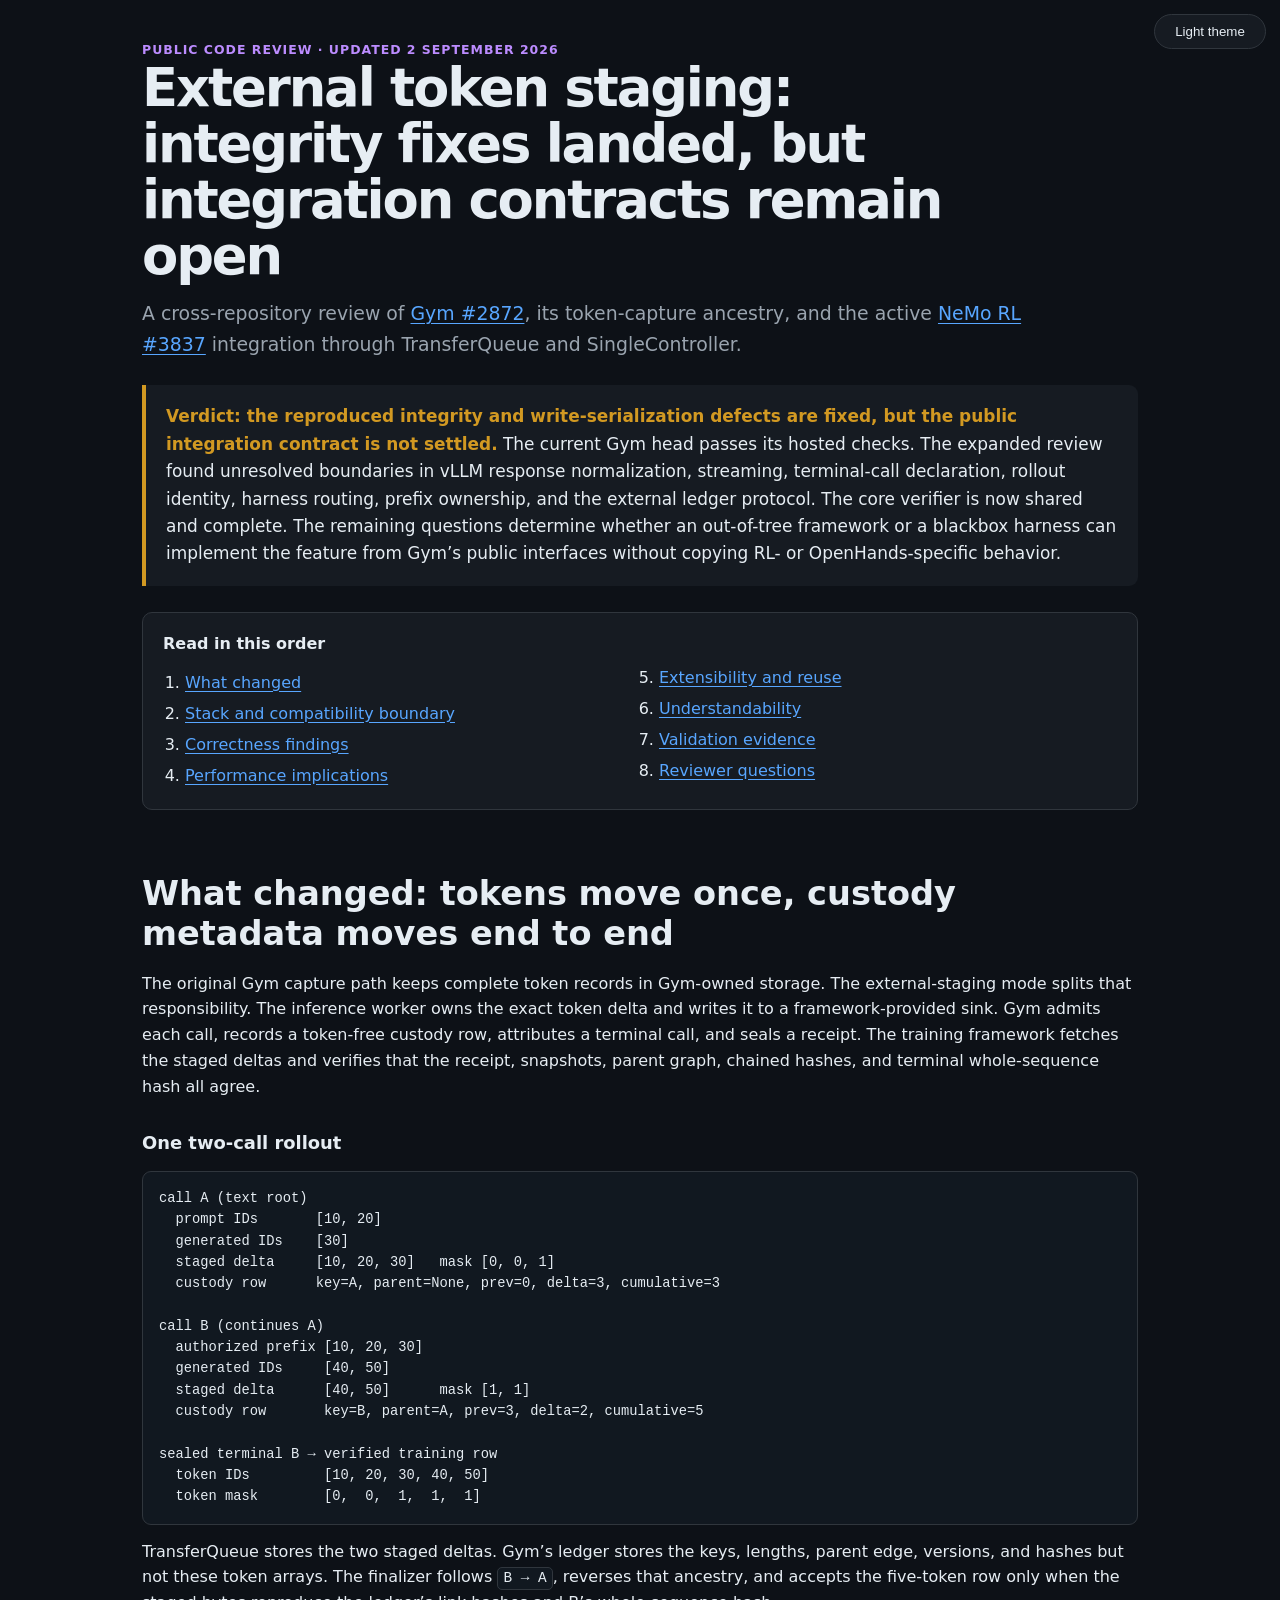
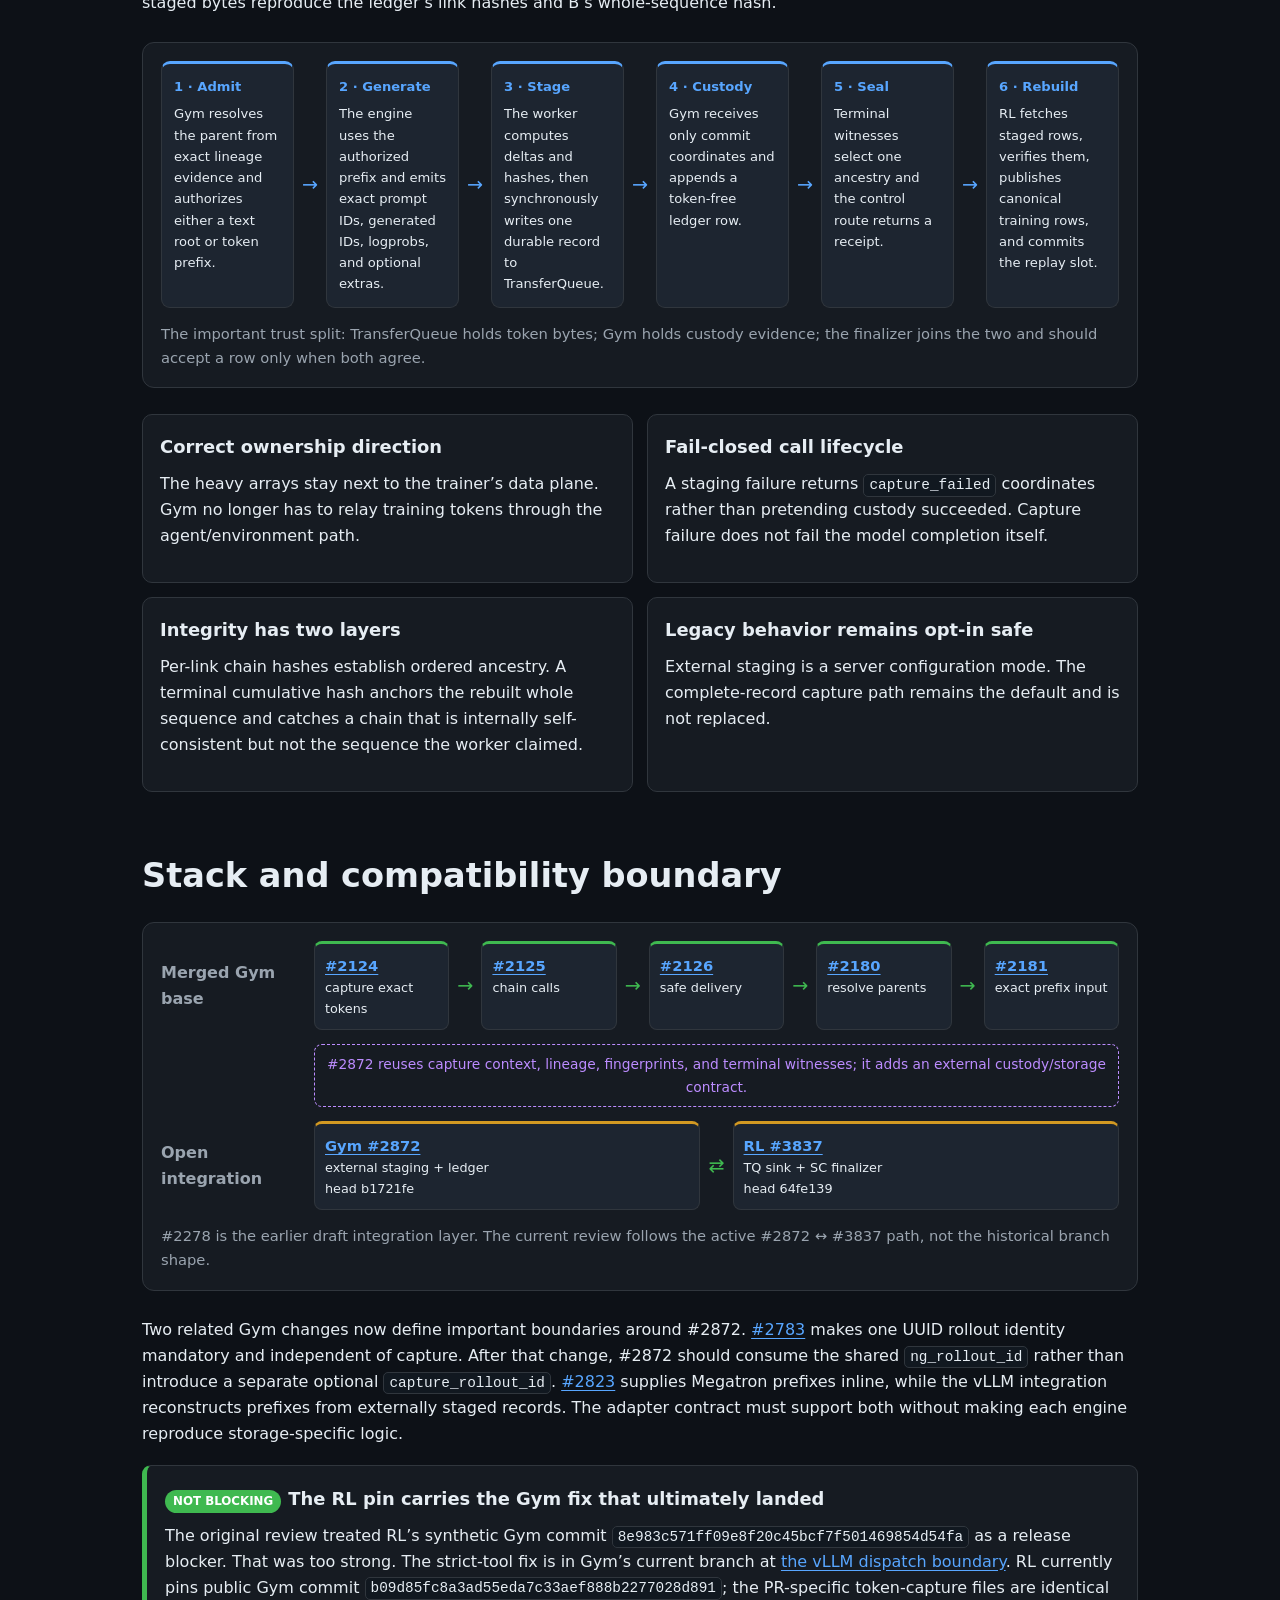
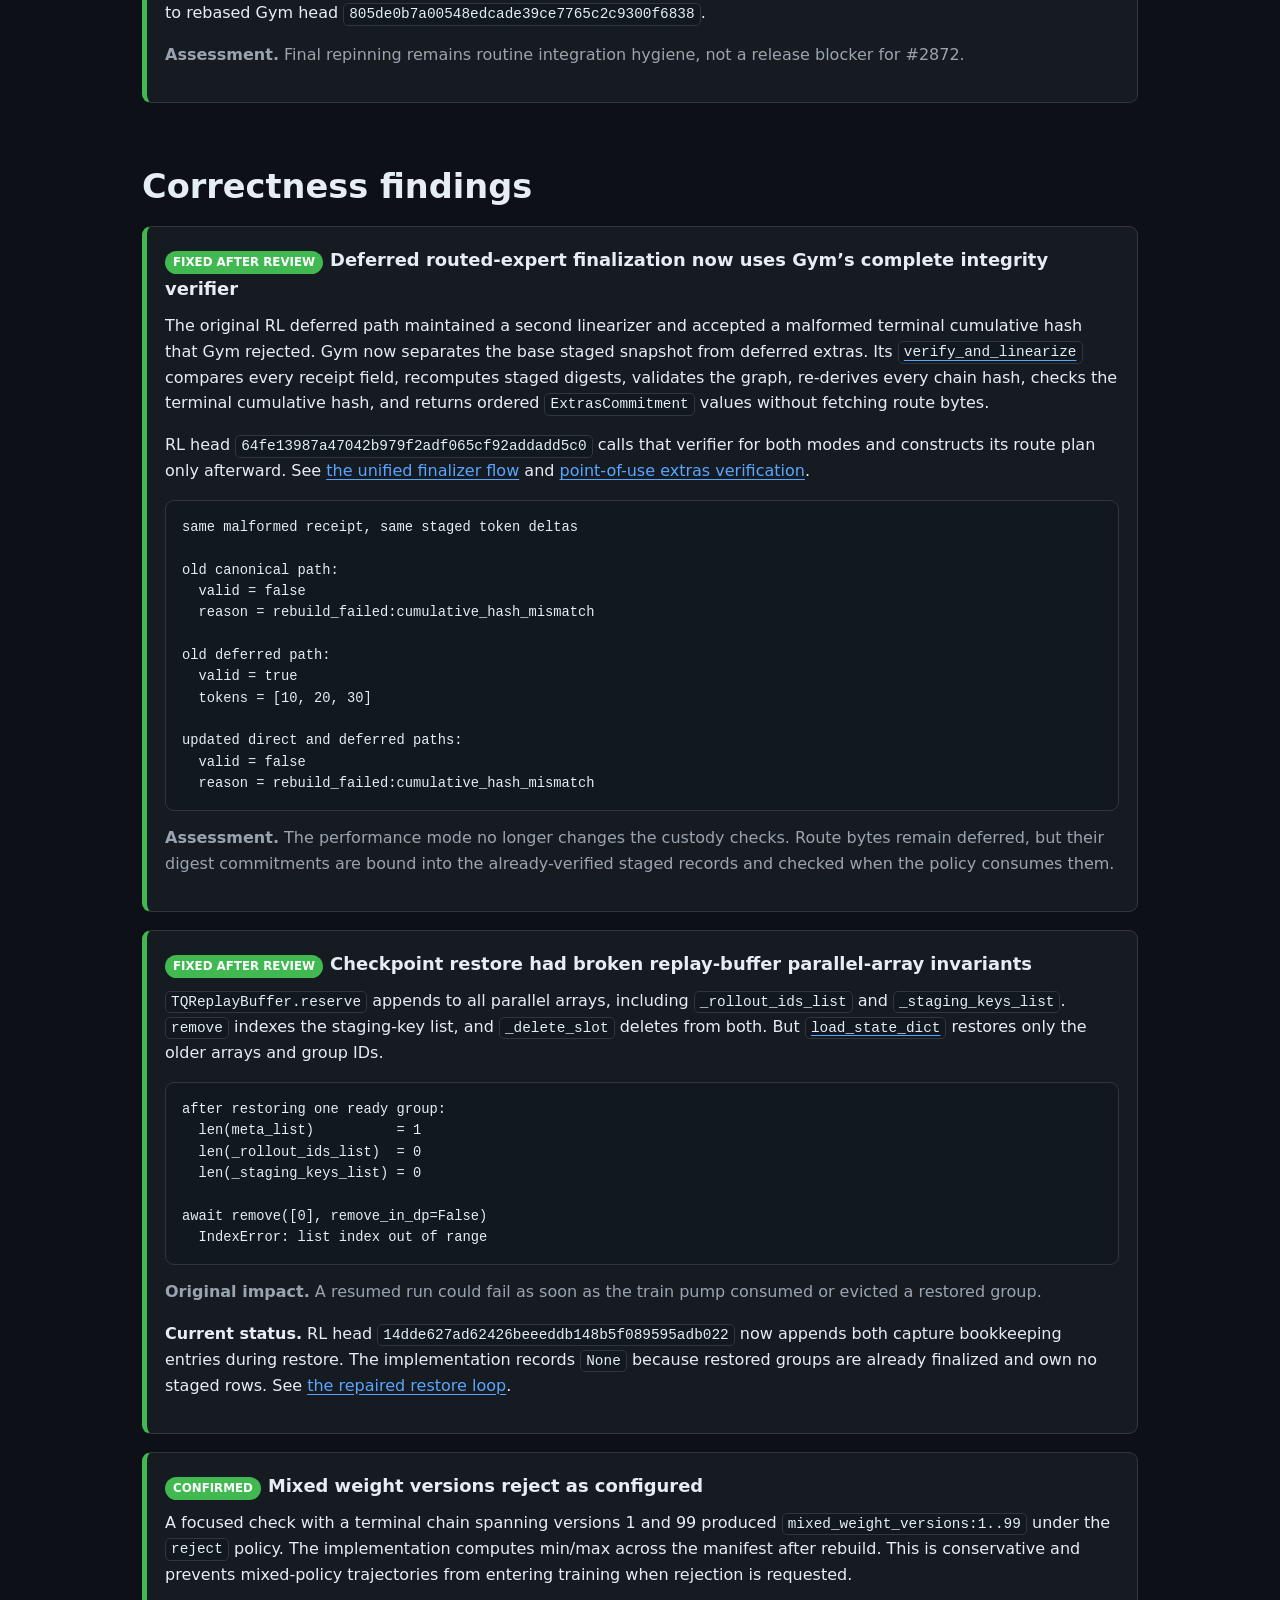
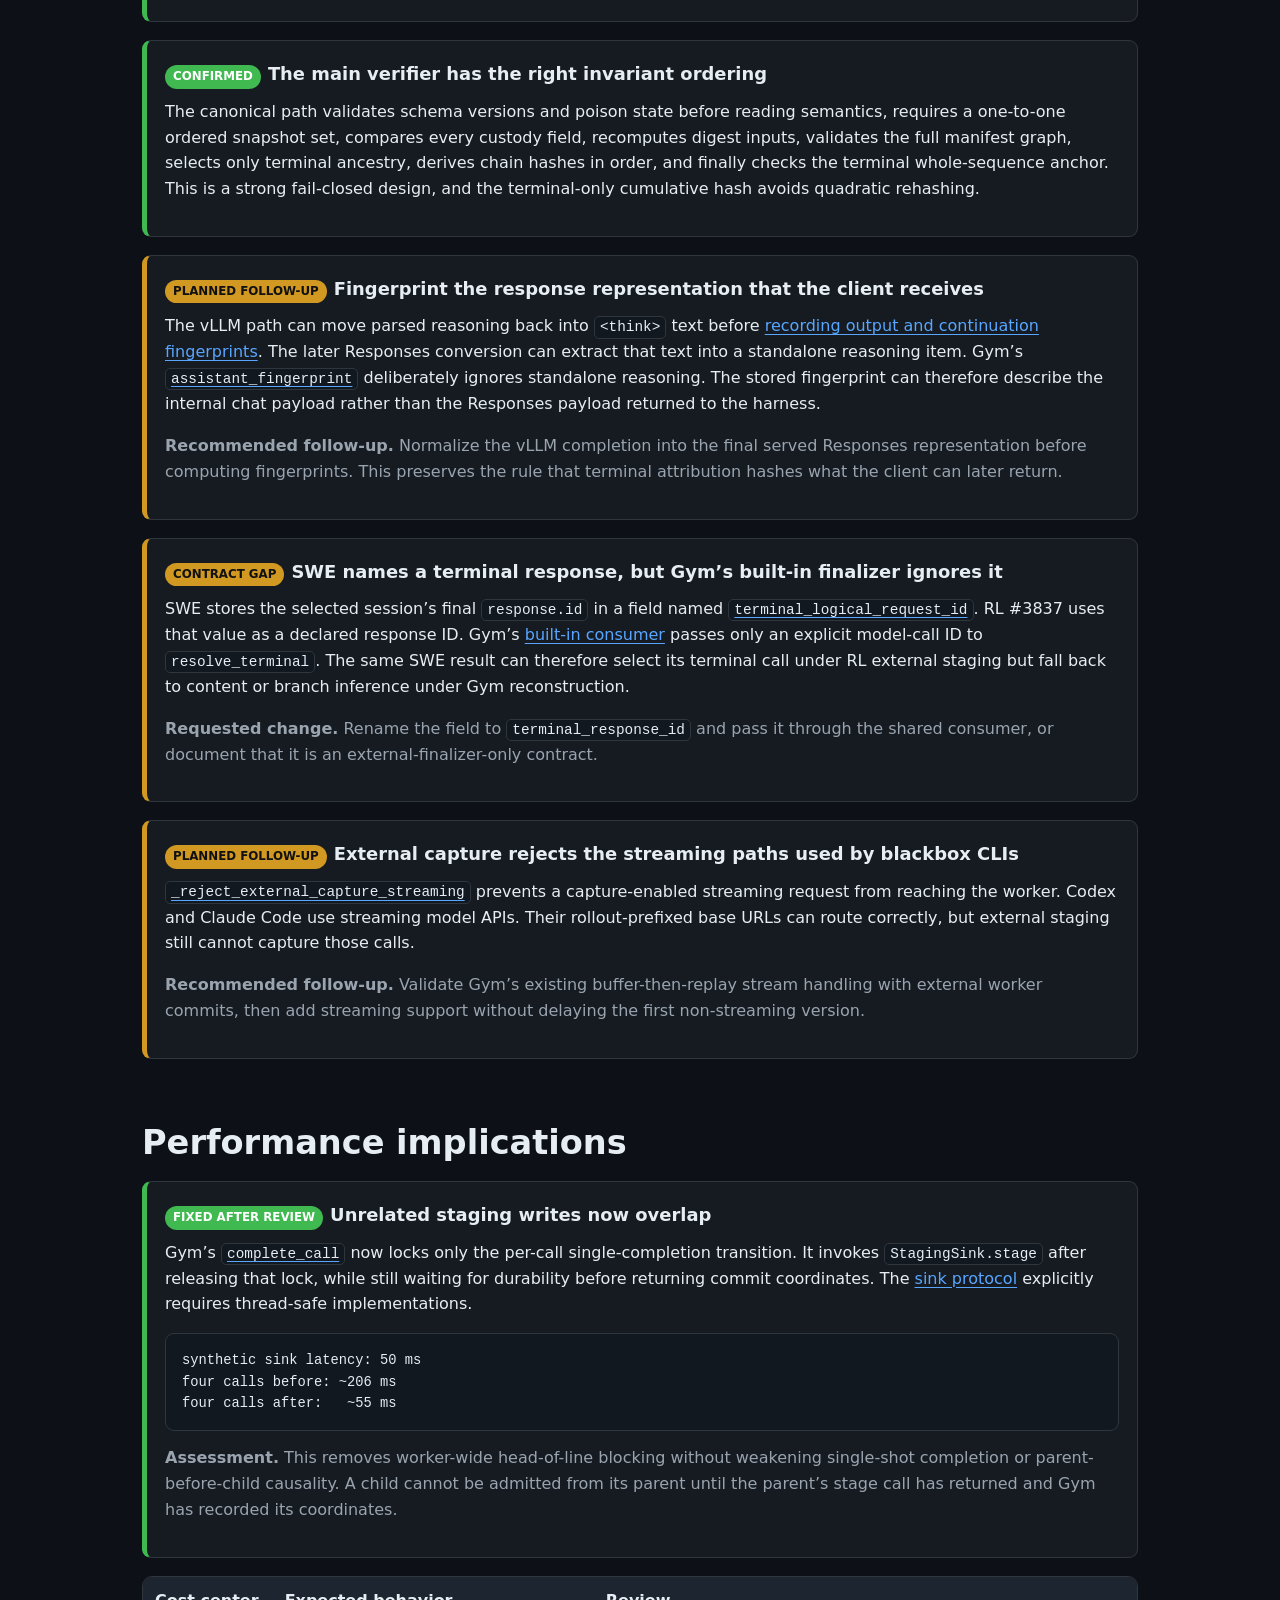
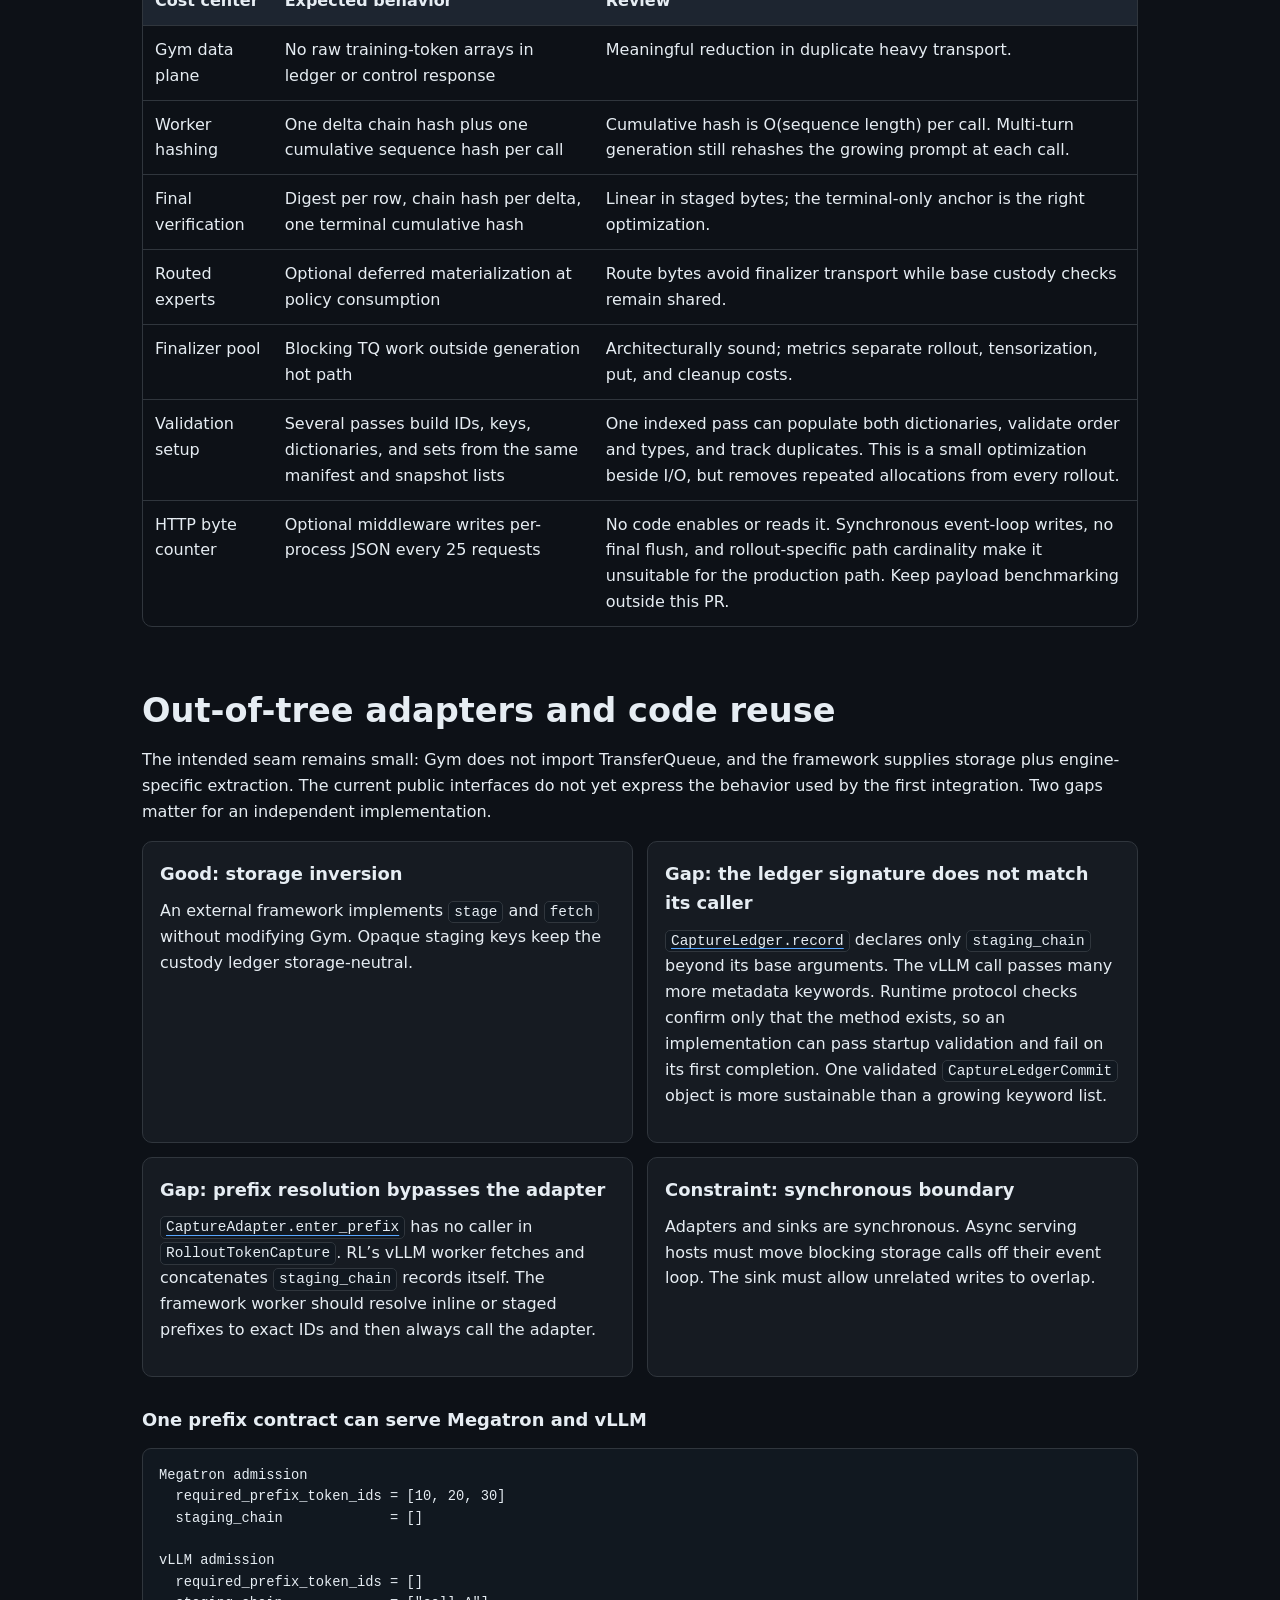
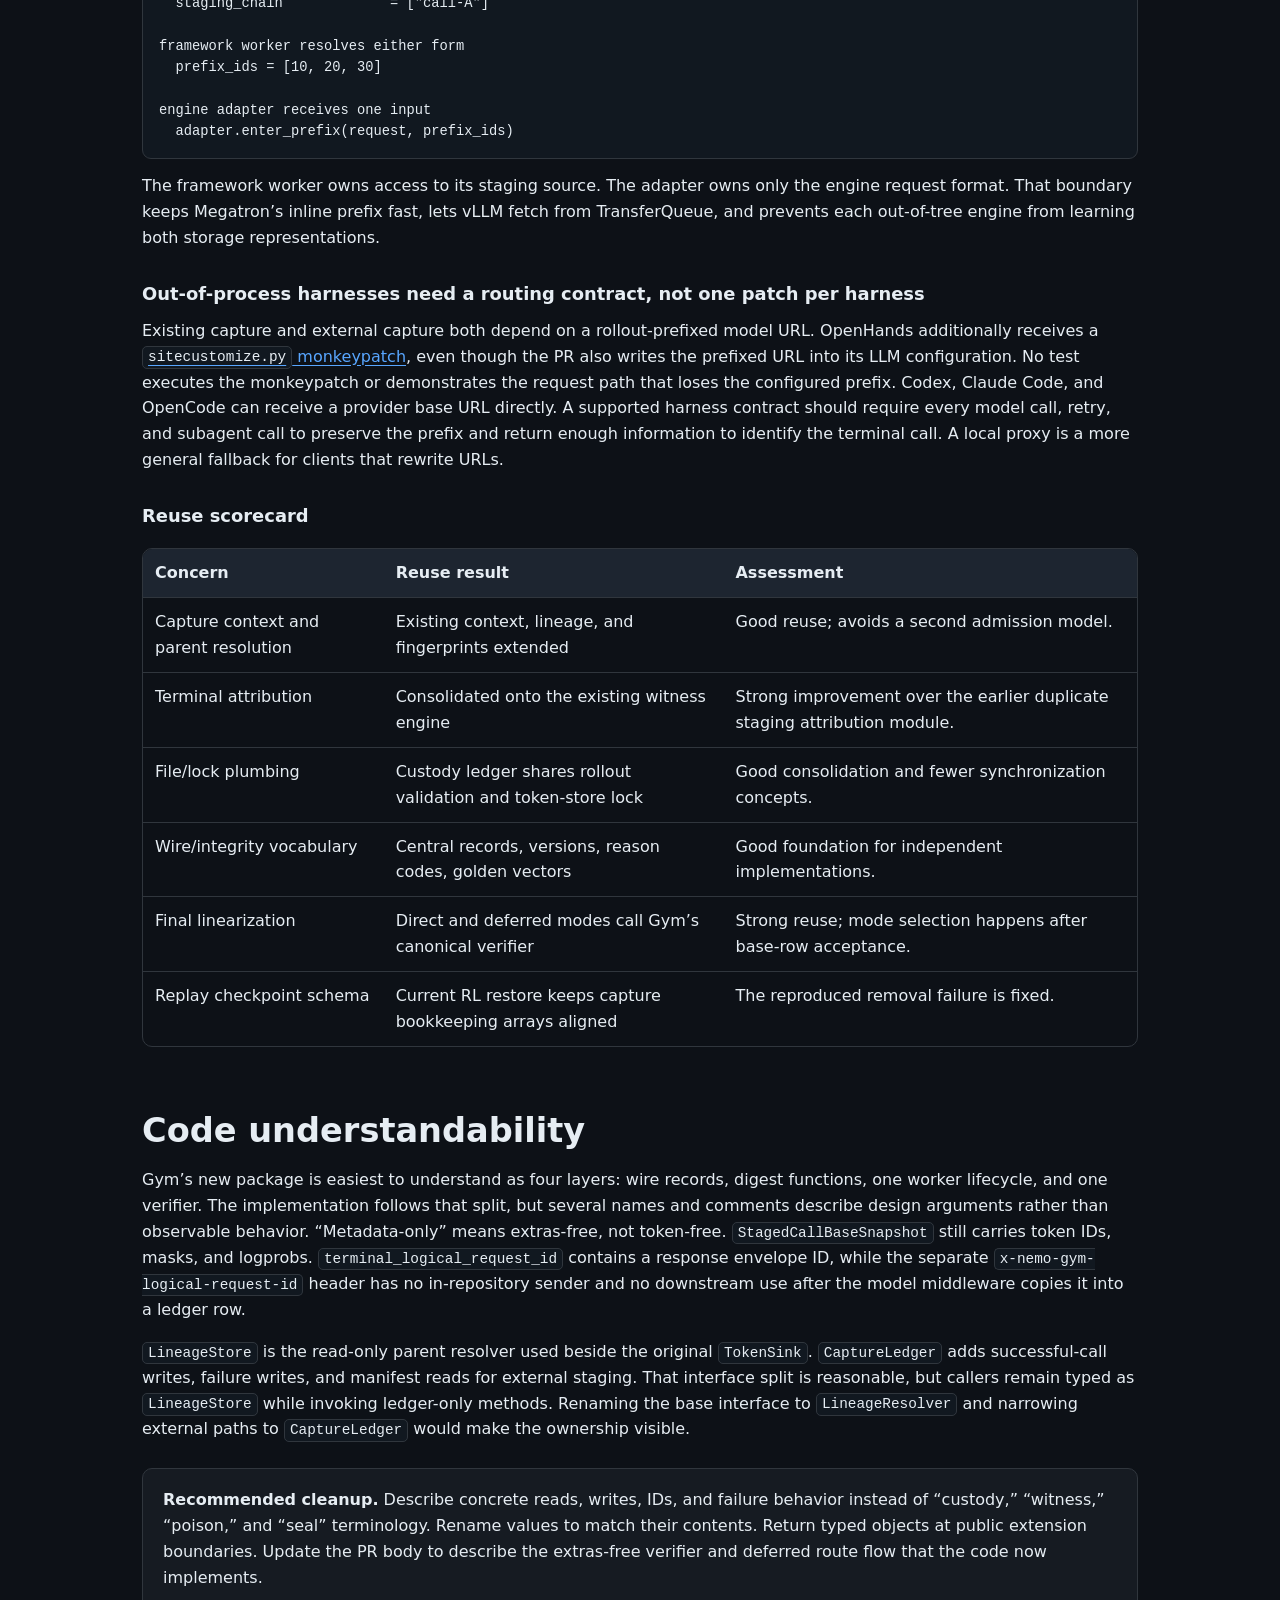
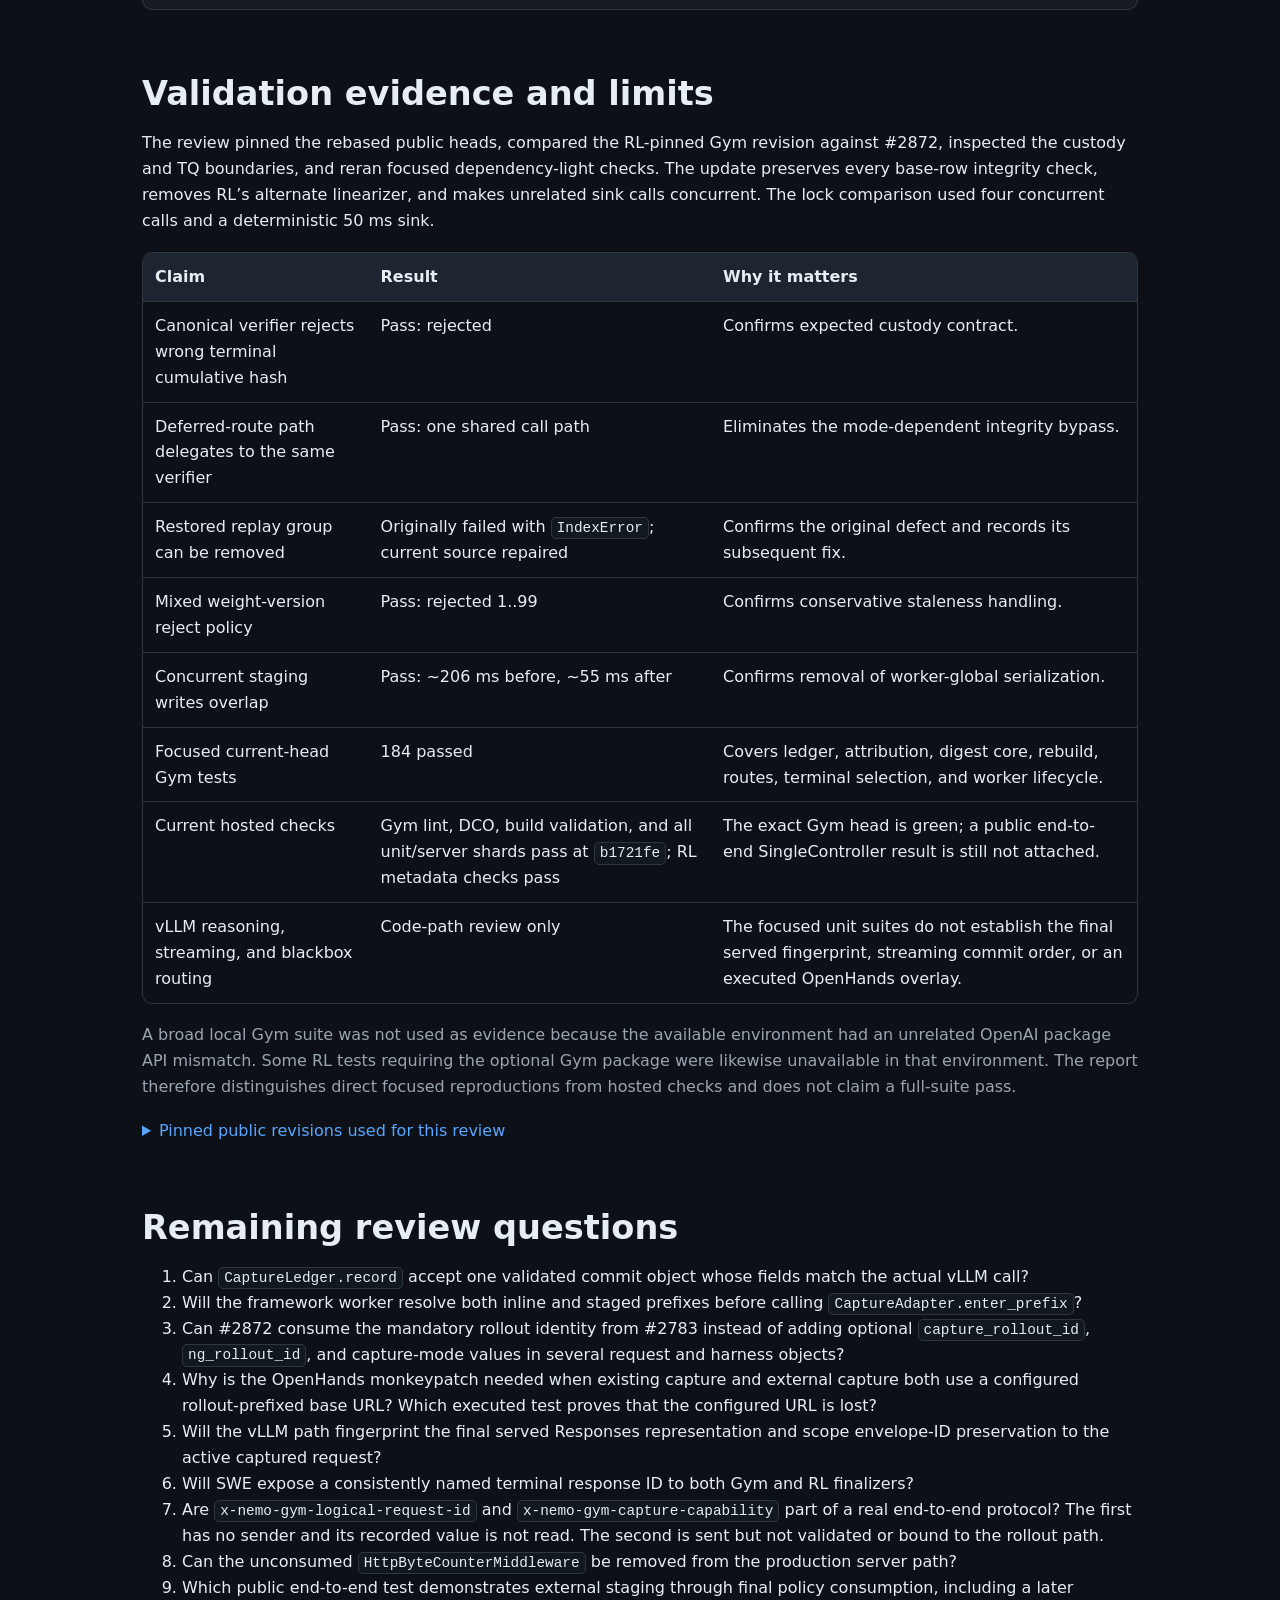
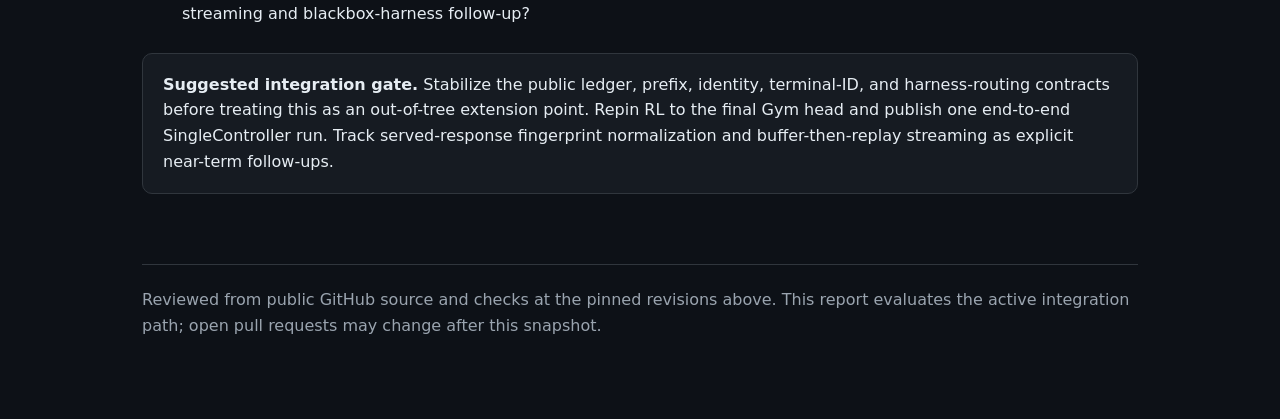
<file: pr-reviews/nvidia-nemo-gym/stacks/pr-2872-external-token-staging.html>
<!doctype html>
<html lang="en">
<head>
  <meta charset="utf-8">
  <meta name="viewport" content="width=device-width, initial-scale=1">
  <title>External token staging: integrity fixes landed, but integration contracts remain open</title>
  <script>
    (() => {
      try {
        if (localStorage.getItem("engineering-notes-theme") === "light") {
          document.documentElement.dataset.theme = "light";
        }
      } catch {}
    })();
  </script>
  <style>
    :root {
      --bg: #0d1117;
      --surface: #161b22;
      --surface2: #1d2530;
      --border: #30363d;
      --text: #e6edf3;
      --dim: #9aa4af;
      --accent: #58a6ff;
      --green: #3fb950;
      --yellow: #d29922;
      --red: #f85149;
      --purple: #bc8cff;
      --code: #111820;
    }
    :root[data-theme="light"] {
      --bg: #ffffff;
      --surface: #f6f8fa;
      --surface2: #eef2f6;
      --border: #d0d7de;
      --text: #1f2328;
      --dim: #59636e;
      --accent: #0969da;
      --green: #1a7f37;
      --yellow: #9a6700;
      --red: #cf222e;
      --purple: #8250df;
      --code: #f0f3f6;
    }
    * { box-sizing: border-box; }
    html { scroll-behavior: smooth; }
    body {
      margin: 0;
      background: var(--bg);
      color: var(--text);
      font: 16px/1.62 system-ui, -apple-system, BlinkMacSystemFont, "Segoe UI", sans-serif;
    }
    main { max-width: 1040px; margin: 0 auto; padding: 40px 22px 80px; }
    h1 { max-width: 900px; margin: 0 0 14px; font-size: clamp(2rem, 5vw, 3.3rem); line-height: 1.06; letter-spacing: -0.04em; }
    h2 { margin: 64px 0 16px; font-size: clamp(1.55rem, 3vw, 2.1rem); line-height: 1.2; }
    h3 { margin: 28px 0 8px; font-size: 1.12rem; }
    p { margin: 10px 0 16px; }
    a { color: var(--accent); text-decoration: underline; text-underline-offset: 3px; }
    code {
      padding: 0.15em 0.35em;
      border: 1px solid var(--border);
      border-radius: 5px;
      background: var(--code);
      color: var(--text);
      font: 0.9em ui-monospace, SFMono-Regular, Consolas, monospace;
    }
    pre {
      overflow: auto;
      padding: 16px;
      border: 1px solid var(--border);
      border-radius: 9px;
      background: var(--code);
      font: 0.86rem/1.55 ui-monospace, SFMono-Regular, Consolas, monospace;
    }
    .theme {
      position: fixed;
      z-index: 10;
      top: 14px;
      right: 14px;
      min-width: 112px;
      padding: 9px 12px;
      border: 1px solid var(--border);
      border-radius: 999px;
      background: var(--surface);
      color: var(--text);
      cursor: pointer;
    }
    .eyebrow { color: var(--purple); font-weight: 750; letter-spacing: 0.08em; text-transform: uppercase; font-size: 0.78rem; }
    .lede { max-width: 900px; font-size: 1.18rem; color: var(--dim); }
    .answer {
      margin: 26px 0;
      padding: 18px 20px;
      border-left: 4px solid var(--yellow);
      border-radius: 0 9px 9px 0;
      background: var(--surface);
      font-size: 1.06rem;
    }
    .answer strong { color: var(--yellow); }
    .toc, .callout {
      margin: 26px 0;
      padding: 18px 20px;
      border: 1px solid var(--border);
      border-radius: 10px;
      background: var(--surface);
    }
    .toc ol { columns: 2; margin: 8px 0 0; padding-left: 22px; }
    .toc li { break-inside: avoid; margin: 5px 0; }
    figure {
      margin: 26px 0;
      padding: 18px;
      overflow-x: auto;
      border: 1px solid var(--border);
      border-radius: 12px;
      background: var(--surface);
    }
    figcaption { margin-top: 14px; color: var(--dim); font-size: 0.92rem; }
    .trace { min-width: 850px; display: flex; align-items: stretch; gap: 8px; }
    .trace-step { flex: 1; min-width: 128px; padding: 12px; border: 1px solid var(--border); border-top: 3px solid var(--accent); border-radius: 9px; background: var(--surface2); font-size: 0.82rem; }
    .trace-step b { display: block; margin-bottom: 6px; color: var(--accent); }
    .trace-arrow { align-self: center; color: var(--accent); font-size: 1.2rem; }
    .lanes { min-width: 830px; display: grid; grid-template-columns: 135px 1fr; gap: 14px 18px; align-items: center; }
    .lane-label { color: var(--dim); font-weight: 750; }
    .flow { display: flex; align-items: stretch; gap: 8px; }
    .node { flex: 1; min-width: 112px; padding: 10px; border: 1px solid var(--border); border-top: 3px solid var(--green); border-radius: 8px; background: var(--surface2); font-size: 0.8rem; }
    .node strong { display: block; font-size: 0.92rem; }
    .node.open { border-top-color: var(--yellow); }
    .arrow { align-self: center; color: var(--green); font-size: 1.2rem; }
    .cross-edge { grid-column: 2; padding: 8px 12px; border: 1px dashed var(--purple); border-radius: 8px; color: var(--purple); text-align: center; font-size: 0.86rem; }
    .cards { display: grid; grid-template-columns: repeat(2, minmax(0, 1fr)); gap: 14px; }
    .card { padding: 17px; border: 1px solid var(--border); border-radius: 10px; background: var(--surface); }
    .card h3 { margin-top: 0; }
    .finding { margin: 18px 0; padding: 18px; border: 1px solid var(--border); border-left: 5px solid var(--yellow); border-radius: 9px; background: var(--surface); }
    .finding.blocker { border-left-color: var(--red); }
    .finding.good { border-left-color: var(--green); }
    .finding h3 { margin-top: 0; }
    .severity { display: inline-block; margin-right: 7px; padding: 2px 8px; border-radius: 999px; background: var(--red); color: white; font-size: 0.74rem; font-weight: 800; text-transform: uppercase; }
    .severity.warn { background: var(--yellow); color: #111; }
    .severity.good { background: var(--green); }
    .impact, .small { color: var(--dim); }
    .table-wrap { overflow-x: auto; margin: 18px 0; border: 1px solid var(--border); border-radius: 10px; }
    table { width: 100%; min-width: 760px; border-collapse: collapse; }
    th, td { padding: 11px 12px; border-bottom: 1px solid var(--border); vertical-align: top; text-align: left; }
    th { background: var(--surface2); }
    tr:last-child td { border-bottom: 0; }
    details.provenance { margin: 18px 0 0; }
    details.provenance summary { cursor: pointer; color: var(--accent); }
    details.provenance ul { columns: 2; padding-left: 22px; }
    footer { margin-top: 70px; padding-top: 22px; border-top: 1px solid var(--border); color: var(--dim); }
    @media (max-width: 700px) {
      main { padding: 28px 15px 64px; }
      .theme { position: static; float: right; margin: 0 0 14px 14px; }
      .toc ol, details.provenance ul { columns: 1; }
      .cards { grid-template-columns: 1fr; }
      h2 { margin-top: 48px; }
    }
  </style>
</head>
<body>
  <button class="theme" type="button" aria-label="Toggle color theme">Light theme</button>
  <main>
    <div class="eyebrow">Public code review · updated 2 September 2026</div>
    <h1>External token staging: integrity fixes landed, but integration contracts remain open</h1>
    <p class="lede">A cross-repository review of <a href="https://github.com/NVIDIA-NeMo/Gym/pull/2872">Gym #2872</a>, its token-capture ancestry, and the active <a href="https://github.com/NVIDIA-NeMo/RL/pull/3837">NeMo RL #3837</a> integration through TransferQueue and SingleController.</p>

    <div class="answer"><strong>Verdict: the reproduced integrity and write-serialization defects are fixed, but the public integration contract is not settled.</strong> The current Gym head passes its hosted checks. The expanded review found unresolved boundaries in vLLM response normalization, streaming, terminal-call declaration, rollout identity, harness routing, prefix ownership, and the external ledger protocol. The core verifier is now shared and complete. The remaining questions determine whether an out-of-tree framework or a blackbox harness can implement the feature from Gym’s public interfaces without copying RL- or OpenHands-specific behavior.</div>

    <nav class="toc" aria-label="Page contents">
      <strong>Read in this order</strong>
      <ol>
        <li><a href="#system">What changed</a></li>
        <li><a href="#stack">Stack and compatibility boundary</a></li>
        <li><a href="#correctness">Correctness findings</a></li>
        <li><a href="#performance">Performance implications</a></li>
        <li><a href="#extensibility">Extensibility and reuse</a></li>
        <li><a href="#understandability">Understandability</a></li>
        <li><a href="#validation">Validation evidence</a></li>
        <li><a href="#questions">Reviewer questions</a></li>
      </ol>
    </nav>

    <section id="system">
      <h2>What changed: tokens move once, custody metadata moves end to end</h2>
      <p>The original Gym capture path keeps complete token records in Gym-owned storage. The external-staging mode splits that responsibility. The inference worker owns the exact token delta and writes it to a framework-provided sink. Gym admits each call, records a token-free custody row, attributes a terminal call, and seals a receipt. The training framework fetches the staged deltas and verifies that the receipt, snapshots, parent graph, chained hashes, and terminal whole-sequence hash all agree.</p>

      <h3>One two-call rollout</h3>
      <pre>call A (text root)
  prompt IDs       [10, 20]
  generated IDs    [30]
  staged delta     [10, 20, 30]   mask [0, 0, 1]
  custody row      key=A, parent=None, prev=0, delta=3, cumulative=3

call B (continues A)
  authorized prefix [10, 20, 30]
  generated IDs     [40, 50]
  staged delta      [40, 50]      mask [1, 1]
  custody row       key=B, parent=A, prev=3, delta=2, cumulative=5

sealed terminal B → verified training row
  token IDs         [10, 20, 30, 40, 50]
  token mask        [0,  0,  1,  1,  1]</pre>
      <p>TransferQueue stores the two staged deltas. Gym’s ledger stores the keys, lengths, parent edge, versions, and hashes but not these token arrays. The finalizer follows <code>B → A</code>, reverses that ancestry, and accepts the five-token row only when the staged bytes reproduce the ledger’s link hashes and B’s whole-sequence hash.</p>

      <figure>
        <div class="trace">
          <div class="trace-step"><b>1 · Admit</b>Gym resolves the parent from exact lineage evidence and authorizes either a text root or token prefix.</div>
          <div class="trace-arrow">→</div>
          <div class="trace-step"><b>2 · Generate</b>The engine uses the authorized prefix and emits exact prompt IDs, generated IDs, logprobs, and optional extras.</div>
          <div class="trace-arrow">→</div>
          <div class="trace-step"><b>3 · Stage</b>The worker computes deltas and hashes, then synchronously writes one durable record to TransferQueue.</div>
          <div class="trace-arrow">→</div>
          <div class="trace-step"><b>4 · Custody</b>Gym receives only commit coordinates and appends a token-free ledger row.</div>
          <div class="trace-arrow">→</div>
          <div class="trace-step"><b>5 · Seal</b>Terminal witnesses select one ancestry and the control route returns a receipt.</div>
          <div class="trace-arrow">→</div>
          <div class="trace-step"><b>6 · Rebuild</b>RL fetches staged rows, verifies them, publishes canonical training rows, and commits the replay slot.</div>
        </div>
        <figcaption>The important trust split: TransferQueue holds token bytes; Gym holds custody evidence; the finalizer joins the two and should accept a row only when both agree.</figcaption>
      </figure>

      <div class="cards">
        <div class="card"><h3>Correct ownership direction</h3><p>The heavy arrays stay next to the trainer’s data plane. Gym no longer has to relay training tokens through the agent/environment path.</p></div>
        <div class="card"><h3>Fail-closed call lifecycle</h3><p>A staging failure returns <code>capture_failed</code> coordinates rather than pretending custody succeeded. Capture failure does not fail the model completion itself.</p></div>
        <div class="card"><h3>Integrity has two layers</h3><p>Per-link chain hashes establish ordered ancestry. A terminal cumulative hash anchors the rebuilt whole sequence and catches a chain that is internally self-consistent but not the sequence the worker claimed.</p></div>
        <div class="card"><h3>Legacy behavior remains opt-in safe</h3><p>External staging is a server configuration mode. The complete-record capture path remains the default and is not replaced.</p></div>
      </div>
    </section>

    <section id="stack">
      <h2>Stack and compatibility boundary</h2>
      <figure>
        <div class="lanes">
          <div class="lane-label">Merged Gym base</div>
          <div class="flow">
            <div class="node"><strong><a href="https://github.com/NVIDIA-NeMo/Gym/pull/2124">#2124</a></strong>capture exact tokens</div><div class="arrow">→</div>
            <div class="node"><strong><a href="https://github.com/NVIDIA-NeMo/Gym/pull/2125">#2125</a></strong>chain calls</div><div class="arrow">→</div>
            <div class="node"><strong><a href="https://github.com/NVIDIA-NeMo/Gym/pull/2126">#2126</a></strong>safe delivery</div><div class="arrow">→</div>
            <div class="node"><strong><a href="https://github.com/NVIDIA-NeMo/Gym/pull/2180">#2180</a></strong>resolve parents</div><div class="arrow">→</div>
            <div class="node"><strong><a href="https://github.com/NVIDIA-NeMo/Gym/pull/2181">#2181</a></strong>exact prefix input</div>
          </div>
          <div></div><div class="cross-edge">#2872 reuses capture context, lineage, fingerprints, and terminal witnesses; it adds an external custody/storage contract.</div>
          <div class="lane-label">Open integration</div>
          <div class="flow">
            <div class="node open"><strong><a href="https://github.com/NVIDIA-NeMo/Gym/pull/2872">Gym #2872</a></strong>external staging + ledger<div>head b1721fe</div></div><div class="arrow">⇄</div>
            <div class="node open"><strong><a href="https://github.com/NVIDIA-NeMo/RL/pull/3837">RL #3837</a></strong>TQ sink + SC finalizer<div>head 64fe139</div></div>
          </div>
        </div>
        <figcaption>#2278 is the earlier draft integration layer. The current review follows the active #2872 ↔ #3837 path, not the historical branch shape.</figcaption>
      </figure>
      <p>Two related Gym changes now define important boundaries around #2872. <a href="https://github.com/NVIDIA-NeMo/Gym/pull/2783">#2783</a> makes one UUID rollout identity mandatory and independent of capture. After that change, #2872 should consume the shared <code>ng_rollout_id</code> rather than introduce a separate optional <code>capture_rollout_id</code>. <a href="https://github.com/NVIDIA-NeMo/Gym/pull/2823">#2823</a> supplies Megatron prefixes inline, while the vLLM integration reconstructs prefixes from externally staged records. The adapter contract must support both without making each engine reproduce storage-specific logic.</p>

      <div class="finding good">
        <h3><span class="severity good">Not blocking</span>The RL pin carries the Gym fix that ultimately landed</h3>
        <p>The original review treated RL’s synthetic Gym commit <code>8e983c571ff09e8f20c45bcf7f501469854d54fa</code> as a release blocker. That was too strong. The strict-tool fix is in Gym’s current branch at <a href="https://github.com/NVIDIA-NeMo/Gym/blob/805de0b7a00548edcade39ce7765c2c9300f6838/responses_api_models/vllm_model/app.py#L509-L523">the vLLM dispatch boundary</a>. RL currently pins public Gym commit <code>b09d85fc8a3ad55eda7c33aef888b2277028d891</code>; the PR-specific token-capture files are identical to rebased Gym head <code>805de0b7a00548edcade39ce7765c2c9300f6838</code>.</p>
        <p class="impact"><strong>Assessment.</strong> Final repinning remains routine integration hygiene, not a release blocker for #2872.</p>
      </div>
    </section>

    <section id="correctness">
      <h2>Correctness findings</h2>

      <div class="finding good">
        <h3><span class="severity good">Fixed after review</span>Deferred routed-expert finalization now uses Gym’s complete integrity verifier</h3>
        <p>The original RL deferred path maintained a second linearizer and accepted a malformed terminal cumulative hash that Gym rejected. Gym now separates the base staged snapshot from deferred extras. Its <a href="https://github.com/NVIDIA-NeMo/Gym/blob/805de0b7a00548edcade39ce7765c2c9300f6838/nemo_gym/token_id_capture/staging/rebuild.py#L240-L367"><code>verify_and_linearize</code></a> compares every receipt field, recomputes staged digests, validates the graph, re-derives every chain hash, checks the terminal cumulative hash, and returns ordered <code>ExtrasCommitment</code> values without fetching route bytes.</p>
        <p>RL head <code>64fe13987a47042b979f2adf065cf92addadd5c0</code> calls that verifier for both modes and constructs its route plan only afterward. See <a href="https://github.com/NVIDIA-NeMo/RL/blob/64fe13987a47042b979f2adf065cf92addadd5c0/nemo_rl/experience/blackbox_finalizer.py#L216-L280">the unified finalizer flow</a> and <a href="https://github.com/NVIDIA-NeMo/RL/blob/64fe13987a47042b979f2adf065cf92addadd5c0/nemo_rl/experience/route_assembly.py#L74-L176">point-of-use extras verification</a>.</p>
        <pre>same malformed receipt, same staged token deltas

old canonical path:
  valid = false
  reason = rebuild_failed:cumulative_hash_mismatch

old deferred path:
  valid = true
  tokens = [10, 20, 30]

updated direct and deferred paths:
  valid = false
  reason = rebuild_failed:cumulative_hash_mismatch</pre>
        <p class="impact"><strong>Assessment.</strong> The performance mode no longer changes the custody checks. Route bytes remain deferred, but their digest commitments are bound into the already-verified staged records and checked when the policy consumes them.</p>
      </div>

      <div class="finding good">
        <h3><span class="severity good">Fixed after review</span>Checkpoint restore had broken replay-buffer parallel-array invariants</h3>
        <p><code>TQReplayBuffer.reserve</code> appends to all parallel arrays, including <code>_rollout_ids_list</code> and <code>_staging_keys_list</code>. <code>remove</code> indexes the staging-key list, and <code>_delete_slot</code> deletes from both. But <a href="https://github.com/NVIDIA-NeMo/RL/blob/1c9fa8c6678cb3ce764c76c1e6cbc126475f118e/nemo_rl/algorithms/async_utils/replay_buffer.py#L1168-L1307"><code>load_state_dict</code></a> restores only the older arrays and group IDs.</p>
        <pre>after restoring one ready group:
  len(meta_list)          = 1
  len(_rollout_ids_list)  = 0
  len(_staging_keys_list) = 0

await remove([0], remove_in_dp=False)
  IndexError: list index out of range</pre>
        <p class="impact"><strong>Original impact.</strong> A resumed run could fail as soon as the train pump consumed or evicted a restored group.</p>
        <p><strong>Current status.</strong> RL head <code>14dde627ad62426beeeddb148b5f089595adb022</code> now appends both capture bookkeeping entries during restore. The implementation records <code>None</code> because restored groups are already finalized and own no staged rows. See <a href="https://github.com/NVIDIA-NeMo/RL/blob/14dde627ad62426beeeddb148b5f089595adb022/nemo_rl/algorithms/async_utils/replay_buffer.py#L1607-L1618">the repaired restore loop</a>.</p>
      </div>

      <div class="finding good">
        <h3><span class="severity good">Confirmed</span>Mixed weight versions reject as configured</h3>
        <p>A focused check with a terminal chain spanning versions 1 and 99 produced <code>mixed_weight_versions:1..99</code> under the <code>reject</code> policy. The implementation computes min/max across the manifest after rebuild. This is conservative and prevents mixed-policy trajectories from entering training when rejection is requested.</p>
      </div>

      <div class="finding good">
        <h3><span class="severity good">Confirmed</span>The main verifier has the right invariant ordering</h3>
        <p>The canonical path validates schema versions and poison state before reading semantics, requires a one-to-one ordered snapshot set, compares every custody field, recomputes digest inputs, validates the full manifest graph, selects only terminal ancestry, derives chain hashes in order, and finally checks the terminal whole-sequence anchor. This is a strong fail-closed design, and the terminal-only cumulative hash avoids quadratic rehashing.</p>
      </div>

      <div class="finding">
        <h3><span class="severity warn">Planned follow-up</span>Fingerprint the response representation that the client receives</h3>
        <p>The vLLM path can move parsed reasoning back into <code>&lt;think&gt;</code> text before <a href="https://github.com/NVIDIA-NeMo/Gym/blob/b1721fed91328f8377fa53b8cb0358e56774e611/responses_api_models/vllm_model/app.py#L1034-L1094">recording output and continuation fingerprints</a>. The later Responses conversion can extract that text into a standalone reasoning item. Gym’s <a href="https://github.com/NVIDIA-NeMo/Gym/blob/b1721fed91328f8377fa53b8cb0358e56774e611/nemo_gym/token_id_capture/fingerprint.py#L50-L139"><code>assistant_fingerprint</code></a> deliberately ignores standalone reasoning. The stored fingerprint can therefore describe the internal chat payload rather than the Responses payload returned to the harness.</p>
        <p class="impact"><strong>Recommended follow-up.</strong> Normalize the vLLM completion into the final served Responses representation before computing fingerprints. This preserves the rule that terminal attribution hashes what the client can later return.</p>
      </div>

      <div class="finding">
        <h3><span class="severity warn">Contract gap</span>SWE names a terminal response, but Gym’s built-in finalizer ignores it</h3>
        <p>SWE stores the selected session’s final <code>response.id</code> in a field named <a href="https://github.com/NVIDIA-NeMo/Gym/blob/b1721fed91328f8377fa53b8cb0358e56774e611/responses_api_agents/swe_agents/app.py#L3151-L3156"><code>terminal_logical_request_id</code></a>. RL #3837 uses that value as a declared response ID. Gym’s <a href="https://github.com/NVIDIA-NeMo/Gym/blob/b1721fed91328f8377fa53b8cb0358e56774e611/nemo_gym/token_id_capture/consumer.py#L94-L114">built-in consumer</a> passes only an explicit model-call ID to <code>resolve_terminal</code>. The same SWE result can therefore select its terminal call under RL external staging but fall back to content or branch inference under Gym reconstruction.</p>
        <p class="impact"><strong>Requested change.</strong> Rename the field to <code>terminal_response_id</code> and pass it through the shared consumer, or document that it is an external-finalizer-only contract.</p>
      </div>

      <div class="finding">
        <h3><span class="severity warn">Planned follow-up</span>External capture rejects the streaming paths used by blackbox CLIs</h3>
        <p><a href="https://github.com/NVIDIA-NeMo/Gym/blob/b1721fed91328f8377fa53b8cb0358e56774e611/nemo_gym/base_responses_api_model.py#L98-L103"><code>_reject_external_capture_streaming</code></a> prevents a capture-enabled streaming request from reaching the worker. Codex and Claude Code use streaming model APIs. Their rollout-prefixed base URLs can route correctly, but external staging still cannot capture those calls.</p>
        <p class="impact"><strong>Recommended follow-up.</strong> Validate Gym’s existing buffer-then-replay stream handling with external worker commits, then add streaming support without delaying the first non-streaming version.</p>
      </div>
    </section>

    <section id="performance">
      <h2>Performance implications</h2>
      <div class="finding good">
        <h3><span class="severity good">Fixed after review</span>Unrelated staging writes now overlap</h3>
        <p>Gym’s <a href="https://github.com/NVIDIA-NeMo/Gym/blob/805de0b7a00548edcade39ce7765c2c9300f6838/nemo_gym/token_id_capture/staging/capture.py#L99-L213"><code>complete_call</code></a> now locks only the per-call single-completion transition. It invokes <code>StagingSink.stage</code> after releasing that lock, while still waiting for durability before returning commit coordinates. The <a href="https://github.com/NVIDIA-NeMo/Gym/blob/805de0b7a00548edcade39ce7765c2c9300f6838/nemo_gym/token_id_capture/staging/protocols.py#L19-L50">sink protocol</a> explicitly requires thread-safe implementations.</p>
        <pre>synthetic sink latency: 50 ms
four calls before: ~206 ms
four calls after:   ~55 ms</pre>
        <p class="impact"><strong>Assessment.</strong> This removes worker-wide head-of-line blocking without weakening single-shot completion or parent-before-child causality. A child cannot be admitted from its parent until the parent’s stage call has returned and Gym has recorded its coordinates.</p>
      </div>

      <div class="table-wrap">
        <table>
          <thead><tr><th>Cost center</th><th>Expected behavior</th><th>Review</th></tr></thead>
          <tbody>
            <tr><td>Gym data plane</td><td>No raw training-token arrays in ledger or control response</td><td>Meaningful reduction in duplicate heavy transport.</td></tr>
            <tr><td>Worker hashing</td><td>One delta chain hash plus one cumulative sequence hash per call</td><td>Cumulative hash is O(sequence length) per call. Multi-turn generation still rehashes the growing prompt at each call.</td></tr>
            <tr><td>Final verification</td><td>Digest per row, chain hash per delta, one terminal cumulative hash</td><td>Linear in staged bytes; the terminal-only anchor is the right optimization.</td></tr>
            <tr><td>Routed experts</td><td>Optional deferred materialization at policy consumption</td><td>Route bytes avoid finalizer transport while base custody checks remain shared.</td></tr>
            <tr><td>Finalizer pool</td><td>Blocking TQ work outside generation hot path</td><td>Architecturally sound; metrics separate rollout, tensorization, put, and cleanup costs.</td></tr>
            <tr><td>Validation setup</td><td>Several passes build IDs, keys, dictionaries, and sets from the same manifest and snapshot lists</td><td>One indexed pass can populate both dictionaries, validate order and types, and track duplicates. This is a small optimization beside I/O, but removes repeated allocations from every rollout.</td></tr>
            <tr><td>HTTP byte counter</td><td>Optional middleware writes per-process JSON every 25 requests</td><td>No code enables or reads it. Synchronous event-loop writes, no final flush, and rollout-specific path cardinality make it unsuitable for the production path. Keep payload benchmarking outside this PR.</td></tr>
          </tbody>
        </table>
      </div>
    </section>

    <section id="extensibility">
      <h2>Out-of-tree adapters and code reuse</h2>
      <p>The intended seam remains small: Gym does not import TransferQueue, and the framework supplies storage plus engine-specific extraction. The current public interfaces do not yet express the behavior used by the first integration. Two gaps matter for an independent implementation.</p>

      <div class="cards">
        <div class="card"><h3>Good: storage inversion</h3><p>An external framework implements <code>stage</code> and <code>fetch</code> without modifying Gym. Opaque staging keys keep the custody ledger storage-neutral.</p></div>
        <div class="card"><h3>Gap: the ledger signature does not match its caller</h3><p><a href="https://github.com/NVIDIA-NeMo/Gym/blob/b1721fed91328f8377fa53b8cb0358e56774e611/nemo_gym/token_id_capture/protocols.py#L129-L186"><code>CaptureLedger.record</code></a> declares only <code>staging_chain</code> beyond its base arguments. The vLLM call passes many more metadata keywords. Runtime protocol checks confirm only that the method exists, so an implementation can pass startup validation and fail on its first completion. One validated <code>CaptureLedgerCommit</code> object is more sustainable than a growing keyword list.</p></div>
        <div class="card"><h3>Gap: prefix resolution bypasses the adapter</h3><p><a href="https://github.com/NVIDIA-NeMo/Gym/blob/b1721fed91328f8377fa53b8cb0358e56774e611/nemo_gym/token_id_capture/staging/protocols.py#L65-L83"><code>CaptureAdapter.enter_prefix</code></a> has no caller in <code>RolloutTokenCapture</code>. RL’s vLLM worker fetches and concatenates <code>staging_chain</code> records itself. The framework worker should resolve inline or staged prefixes to exact IDs and then always call the adapter.</p></div>
        <div class="card"><h3>Constraint: synchronous boundary</h3><p>Adapters and sinks are synchronous. Async serving hosts must move blocking storage calls off their event loop. The sink must allow unrelated writes to overlap.</p></div>
      </div>

      <h3>One prefix contract can serve Megatron and vLLM</h3>
      <pre>Megatron admission
  required_prefix_token_ids = [10, 20, 30]
  staging_chain             = []

vLLM admission
  required_prefix_token_ids = []
  staging_chain             = ["call-A"]

framework worker resolves either form
  prefix_ids = [10, 20, 30]

engine adapter receives one input
  adapter.enter_prefix(request, prefix_ids)</pre>
      <p>The framework worker owns access to its staging source. The adapter owns only the engine request format. That boundary keeps Megatron’s inline prefix fast, lets vLLM fetch from TransferQueue, and prevents each out-of-tree engine from learning both storage representations.</p>

      <h3>Out-of-process harnesses need a routing contract, not one patch per harness</h3>
      <p>Existing capture and external capture both depend on a rollout-prefixed model URL. OpenHands additionally receives a <a href="https://github.com/NVIDIA-NeMo/Gym/blob/b1721fed91328f8377fa53b8cb0358e56774e611/responses_api_agents/swe_agents/openhands_capture_overlay/sitecustomize.py#L35-L88"><code>sitecustomize.py</code> monkeypatch</a>, even though the PR also writes the prefixed URL into its LLM configuration. No test executes the monkeypatch or demonstrates the request path that loses the configured prefix. Codex, Claude Code, and OpenCode can receive a provider base URL directly. A supported harness contract should require every model call, retry, and subagent call to preserve the prefix and return enough information to identify the terminal call. A local proxy is a more general fallback for clients that rewrite URLs.</p>

      <h3>Reuse scorecard</h3>
      <div class="table-wrap">
        <table>
          <thead><tr><th>Concern</th><th>Reuse result</th><th>Assessment</th></tr></thead>
          <tbody>
            <tr><td>Capture context and parent resolution</td><td>Existing context, lineage, and fingerprints extended</td><td>Good reuse; avoids a second admission model.</td></tr>
            <tr><td>Terminal attribution</td><td>Consolidated onto the existing witness engine</td><td>Strong improvement over the earlier duplicate staging attribution module.</td></tr>
            <tr><td>File/lock plumbing</td><td>Custody ledger shares rollout validation and token-store lock</td><td>Good consolidation and fewer synchronization concepts.</td></tr>
            <tr><td>Wire/integrity vocabulary</td><td>Central records, versions, reason codes, golden vectors</td><td>Good foundation for independent implementations.</td></tr>
            <tr><td>Final linearization</td><td>Direct and deferred modes call Gym’s canonical verifier</td><td>Strong reuse; mode selection happens after base-row acceptance.</td></tr>
            <tr><td>Replay checkpoint schema</td><td>Current RL restore keeps capture bookkeeping arrays aligned</td><td>The reproduced removal failure is fixed.</td></tr>
          </tbody>
        </table>
      </div>
    </section>

    <section id="understandability">
      <h2>Code understandability</h2>
      <p>Gym’s new package is easiest to understand as four layers: wire records, digest functions, one worker lifecycle, and one verifier. The implementation follows that split, but several names and comments describe design arguments rather than observable behavior. “Metadata-only” means extras-free, not token-free. <code>StagedCallBaseSnapshot</code> still carries token IDs, masks, and logprobs. <code>terminal_logical_request_id</code> contains a response envelope ID, while the separate <code>x-nemo-gym-logical-request-id</code> header has no in-repository sender and no downstream use after the model middleware copies it into a ledger row.</p>
      <p><code>LineageStore</code> is the read-only parent resolver used beside the original <code>TokenSink</code>. <code>CaptureLedger</code> adds successful-call writes, failure writes, and manifest reads for external staging. That interface split is reasonable, but callers remain typed as <code>LineageStore</code> while invoking ledger-only methods. Renaming the base interface to <code>LineageResolver</code> and narrowing external paths to <code>CaptureLedger</code> would make the ownership visible.</p>
      <div class="callout">
        <strong>Recommended cleanup.</strong> Describe concrete reads, writes, IDs, and failure behavior instead of “custody,” “witness,” “poison,” and “seal” terminology. Rename values to match their contents. Return typed objects at public extension boundaries. Update the PR body to describe the extras-free verifier and deferred route flow that the code now implements.
      </div>
    </section>

    <section id="validation">
      <h2>Validation evidence and limits</h2>
      <p>The review pinned the rebased public heads, compared the RL-pinned Gym revision against #2872, inspected the custody and TQ boundaries, and reran focused dependency-light checks. The update preserves every base-row integrity check, removes RL’s alternate linearizer, and makes unrelated sink calls concurrent. The lock comparison used four concurrent calls and a deterministic 50 ms sink.</p>
      <div class="table-wrap">
        <table>
          <thead><tr><th>Claim</th><th>Result</th><th>Why it matters</th></tr></thead>
          <tbody>
            <tr><td>Canonical verifier rejects wrong terminal cumulative hash</td><td>Pass: rejected</td><td>Confirms expected custody contract.</td></tr>
            <tr><td>Deferred-route path delegates to the same verifier</td><td>Pass: one shared call path</td><td>Eliminates the mode-dependent integrity bypass.</td></tr>
            <tr><td>Restored replay group can be removed</td><td>Originally failed with <code>IndexError</code>; current source repaired</td><td>Confirms the original defect and records its subsequent fix.</td></tr>
            <tr><td>Mixed weight-version reject policy</td><td>Pass: rejected 1..99</td><td>Confirms conservative staleness handling.</td></tr>
            <tr><td>Concurrent staging writes overlap</td><td>Pass: ~206 ms before, ~55 ms after</td><td>Confirms removal of worker-global serialization.</td></tr>
            <tr><td>Focused current-head Gym tests</td><td>184 passed</td><td>Covers ledger, attribution, digest core, rebuild, routes, terminal selection, and worker lifecycle.</td></tr>
            <tr><td>Current hosted checks</td><td>Gym lint, DCO, build validation, and all unit/server shards pass at <code>b1721fe</code>; RL metadata checks pass</td><td>The exact Gym head is green; a public end-to-end SingleController result is still not attached.</td></tr>
            <tr><td>vLLM reasoning, streaming, and blackbox routing</td><td>Code-path review only</td><td>The focused unit suites do not establish the final served fingerprint, streaming commit order, or an executed OpenHands overlay.</td></tr>
          </tbody>
        </table>
      </div>
      <p class="small">A broad local Gym suite was not used as evidence because the available environment had an unrelated OpenAI package API mismatch. Some RL tests requiring the optional Gym package were likewise unavailable in that environment. The report therefore distinguishes direct focused reproductions from hosted checks and does not claim a full-suite pass.</p>

      <details class="provenance">
        <summary>Pinned public revisions used for this review</summary>
        <ul>
          <li>Gym #2124: <code>90cde043cb1e081d66bdff669e793d0eab542e16</code></li>
          <li>Gym #2125: <code>dd4498f13b0a51d46554022fdd602922338e1830</code></li>
          <li>Gym #2126: <code>247167e85f7d0c2c3a817195c9e022b1f32e069a</code></li>
          <li>Gym #2180: <code>c703db40b65fc619092cf2a5d6537cb9c591fb65</code></li>
          <li>Gym #2181: <code>88e5903f5e083ac791af498c692a223d4c6f5dcc</code></li>
          <li>Gym #2278: <code>d9ad9d2e693cc1378b89e14147ed41e67cf9f1e0</code></li>
          <li>Gym #2872 reviewed revision: <code>c5dccdb6125e2931da0a01c26417b38493e76556</code></li>
          <li>RL #3837 reviewed revision: <code>1c9fa8c6678cb3ce764c76c1e6cbc126475f118e</code></li>
          <li>Gym #2872 first status-update head: <code>7f2f5ac1cb97fc5056730364513461134c906943</code></li>
          <li>RL #3837 first status-update head: <code>14dde627ad62426beeeddb148b5f089595adb022</code></li>
          <li>Gym #2872 re-review head: <code>805de0b7a00548edcade39ce7765c2c9300f6838</code></li>
          <li>Gym #2872 integration-review head: <code>b1721fed91328f8377fa53b8cb0358e56774e611</code></li>
          <li>RL #3837 re-review head: <code>64fe13987a47042b979f2adf065cf92addadd5c0</code></li>
          <li>Gym #2783 related rollout-identity head: <code>057f4bccfd0c8924dc170f5c0f8692c15c645ce9</code></li>
          <li>Gym #2823 related Megatron-capture head: <code>d6069bd03ac54f685633f6bc77b38389af51b20e</code></li>
          <li>Current RL-pinned Gym: <code>b09d85fc8a3ad55eda7c33aef888b2277028d891</code></li>
          <li>Historical synthetic Gym pin: <code>8e983c571ff09e8f20c45bcf7f501469854d54fa</code></li>
        </ul>
      </details>
    </section>

    <section id="questions">
      <h2>Remaining review questions</h2>
      <ol>
        <li>Can <code>CaptureLedger.record</code> accept one validated commit object whose fields match the actual vLLM call?</li>
        <li>Will the framework worker resolve both inline and staged prefixes before calling <code>CaptureAdapter.enter_prefix</code>?</li>
        <li>Can #2872 consume the mandatory rollout identity from #2783 instead of adding optional <code>capture_rollout_id</code>, <code>ng_rollout_id</code>, and capture-mode values in several request and harness objects?</li>
        <li>Why is the OpenHands monkeypatch needed when existing capture and external capture both use a configured rollout-prefixed base URL? Which executed test proves that the configured URL is lost?</li>
        <li>Will the vLLM path fingerprint the final served Responses representation and scope envelope-ID preservation to the active captured request?</li>
        <li>Will SWE expose a consistently named terminal response ID to both Gym and RL finalizers?</li>
        <li>Are <code>x-nemo-gym-logical-request-id</code> and <code>x-nemo-gym-capture-capability</code> part of a real end-to-end protocol? The first has no sender and its recorded value is not read. The second is sent but not validated or bound to the rollout path.</li>
        <li>Can the unconsumed <code>HttpByteCounterMiddleware</code> be removed from the production server path?</li>
        <li>Which public end-to-end test demonstrates external staging through final policy consumption, including a later streaming and blackbox-harness follow-up?</li>
      </ol>
      <div class="callout"><strong>Suggested integration gate.</strong> Stabilize the public ledger, prefix, identity, terminal-ID, and harness-routing contracts before treating this as an out-of-tree extension point. Repin RL to the final Gym head and publish one end-to-end SingleController run. Track served-response fingerprint normalization and buffer-then-replay streaming as explicit near-term follow-ups.</div>
    </section>

    <footer>
      Reviewed from public GitHub source and checks at the pinned revisions above. This report evaluates the active integration path; open pull requests may change after this snapshot.
    </footer>
  </main>
  <script>
    const button = document.querySelector(".theme");
    const syncLabel = () => {
      button.textContent = document.documentElement.dataset.theme === "light" ? "Dark theme" : "Light theme";
    };
    button.addEventListener("click", () => {
      const light = document.documentElement.dataset.theme === "light";
      if (light) {
        delete document.documentElement.dataset.theme;
        localStorage.setItem("engineering-notes-theme", "dark");
      } else {
        document.documentElement.dataset.theme = "light";
        localStorage.setItem("engineering-notes-theme", "light");
      }
      syncLabel();
    });
    syncLabel();
  </script>
</body>
</html>
</file>
